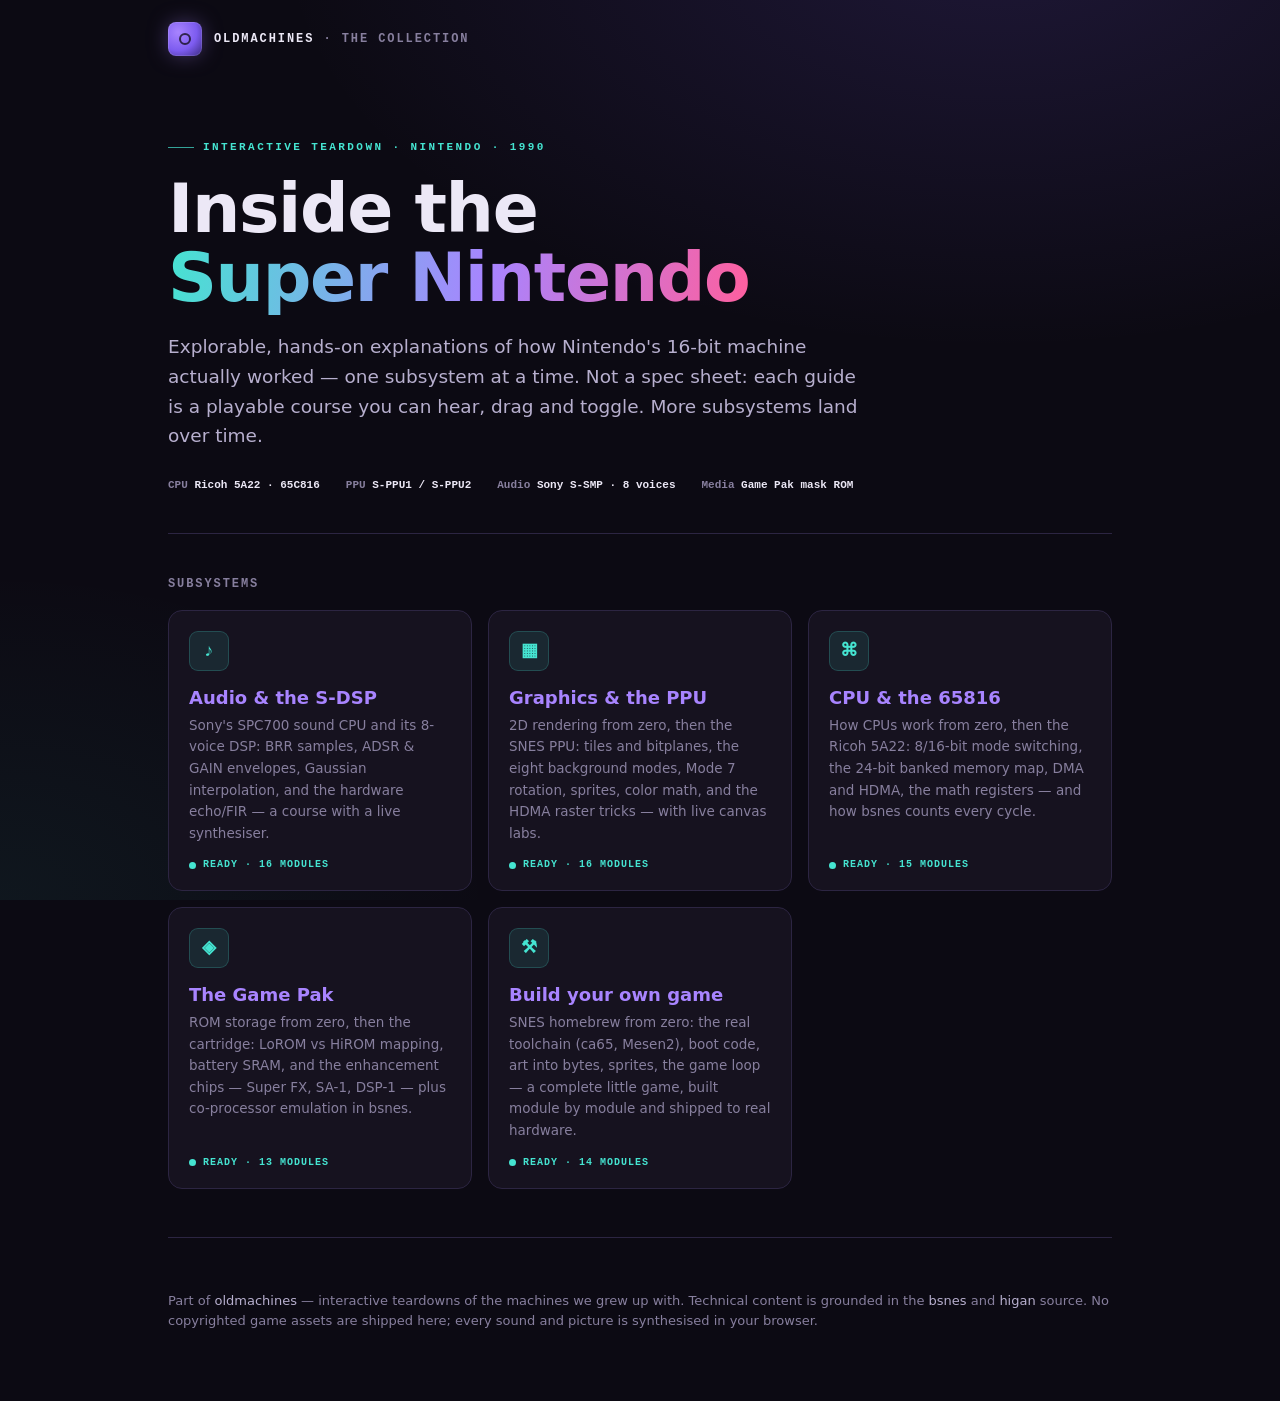
<file: index.html>
<!DOCTYPE html>
<html lang="en">
<head>
<meta charset="utf-8">
<meta name="viewport" content="width=device-width, initial-scale=1">
<title>Inside the Super Nintendo — an oldmachines guide</title>
<link rel="icon" href="data:image/svg+xml,%3Csvg xmlns=%27http://www.w3.org/2000/svg%27 viewBox=%270 0 32 32%27%3E%3Crect width=%2732%27 height=%2732%27 rx=%278%27 fill=%27%237d5cf0%27/%3E%3Ccircle cx=%2716%27 cy=%2716%27 r=%276%27 fill=%27none%27 stroke=%27%230c0a13%27 stroke-width=%273%27/%3E%3C/svg%3E">
<meta name="description" content="Interactive, explorable teardowns of the Super Nintendo's hardware — one subsystem at a time. Part of the oldmachines collection.">
<style>
  :root{
    --ground:#0c0a13; --ground-2:#100d19; --panel:#16121f; --panel-2:#1d1830;
    --line:#2c2542; --line-2:#392f57; --ink:#ece8f6; --ink-2:#b7afce; --muted:#877f9e;
    --violet:#a884ff; --violet-d:#7d5cf0; --cyan:#45e4d1; --magenta:#ff5f9e; --amber:#ffb14e;
    --radius:14px; --mono:ui-monospace,"SF Mono","JetBrains Mono",Menlo,Consolas,monospace;
    --sans:system-ui,-apple-system,"Segoe UI",Roboto,Helvetica,Arial,sans-serif;
  }
  *{box-sizing:border-box}
  @media (prefers-reduced-motion:reduce){*{animation-duration:.001ms!important;transition-duration:.001ms!important}}
  body{margin:0;font-family:var(--sans);color:var(--ink);background:var(--ground);line-height:1.6;
    -webkit-font-smoothing:antialiased;
    background-image:radial-gradient(1200px 700px at 78% -8%,rgba(125,92,240,.16),transparent 60%),
      radial-gradient(900px 600px at 0% 100%,rgba(69,228,209,.06),transparent 55%);
    background-attachment:fixed;min-height:100vh}
  a{color:var(--violet);text-decoration:none}
  a:hover{text-decoration:underline;text-underline-offset:3px}
  :focus-visible{outline:2px solid var(--cyan);outline-offset:3px;border-radius:6px}
  .wrap{max-width:1000px;margin:0 auto;padding:0 28px}
  header.top{display:flex;align-items:center;gap:12px;padding:22px 0}
  .home-link{display:inline-flex;align-items:center;gap:12px;color:inherit;border-radius:10px}
  .home-link:hover{text-decoration:none;opacity:.85}
  .logo{width:34px;height:34px;border-radius:8px;
    background:radial-gradient(circle at 30% 30%,var(--violet),var(--violet-d) 55%,#3a2a80);
    box-shadow:0 0 22px -4px rgba(168,132,255,.55),inset 0 0 0 1px rgba(255,255,255,.12);position:relative}
  .logo::after{content:"";position:absolute;inset:11px;border-radius:50%;border:2px solid rgba(12,10,19,.75)}
  .brandline{font:600 12px/1 var(--mono);letter-spacing:.16em;text-transform:uppercase;color:var(--muted)}
  .brandline b{color:var(--ink);font-weight:700}
  .hero{padding:52px 0 40px;border-bottom:1px solid var(--line)}
  .eyebrow{font:600 11px/1 var(--mono);letter-spacing:.22em;text-transform:uppercase;color:var(--cyan);
    display:inline-flex;align-items:center;gap:9px}
  .eyebrow::before{content:"";width:26px;height:1px;background:var(--cyan);opacity:.7}
  h1{font:800 clamp(36px,7vw,68px)/1.02 var(--sans);letter-spacing:-.02em;margin:18px 0 0;text-wrap:balance}
  h1 .grad{background:linear-gradient(100deg,var(--cyan),var(--violet) 55%,var(--magenta));
    -webkit-background-clip:text;background-clip:text;color:transparent}
  .lede{font-size:18.5px;color:var(--ink-2);max-width:60ch;margin:20px 0 0}
  h2.sh{font:700 12px/1 var(--mono);letter-spacing:.16em;text-transform:uppercase;color:var(--muted);margin:44px 0 0}
  .grid{display:grid;grid-template-columns:repeat(auto-fill,minmax(260px,1fr));gap:16px;margin:20px 0 0}
  .card{display:flex;flex-direction:column;background:var(--panel);border:1px solid var(--line);
    border-radius:var(--radius);padding:20px;transition:transform .14s,border-color .14s,background .14s}
  a.card:hover{transform:translateY(-3px);border-color:var(--line-2);background:var(--panel-2);text-decoration:none}
  .card .ico{width:40px;height:40px;border-radius:9px;display:grid;place-items:center;font:700 18px/1 var(--mono);
    background:rgba(69,228,209,.1);color:var(--cyan);border:1px solid rgba(69,228,209,.2)}
  .card h3{font:700 18px/1.2 var(--sans);margin:16px 0 6px}
  .card p{font-size:13.5px;color:var(--muted);margin:0;flex:1}
  .card .status{margin-top:16px;font:600 10px/1 var(--mono);letter-spacing:.1em;text-transform:uppercase;
    display:inline-flex;align-items:center;gap:7px}
  .card .status.ready{color:var(--cyan)} .card .status.soon{color:var(--muted)}
  .card .status .dot{width:7px;height:7px;border-radius:50%;background:currentColor}
  .card.disabled{opacity:.58}
  .card.disabled:hover{transform:none}
  footer{padding:40px 0 56px;color:var(--muted);font-size:13px;border-top:1px solid var(--line);margin-top:48px}
  footer a{color:var(--ink-2)}
  .spec-strip{display:flex;flex-wrap:wrap;gap:10px 26px;margin:26px 0 0;font:600 11px/1.5 var(--mono);color:var(--muted)}
  .spec-strip b{color:var(--ink)}
</style>
</head>
<body>
<div class="wrap">

  <header class="top">
    <a class="home-link" href="https://oldmachines.github.io/" aria-label="oldmachines — the collection">
      <div class="logo" aria-hidden="true"></div>
      <div class="brandline"><b>oldmachines</b> · the collection</div>
    </a>
  </header>

  <section class="hero">
    <span class="eyebrow">Interactive teardown · Nintendo · 1990</span>
    <h1>Inside the <span class="grad">Super Nintendo</span></h1>
    <p class="lede">
      Explorable, hands-on explanations of how Nintendo's 16-bit machine
      actually worked — one subsystem at a time. Not a spec sheet: each guide is
      a playable course you can hear, drag and toggle. More subsystems land over
      time.
    </p>
    <div class="spec-strip">
      <span>CPU <b>Ricoh 5A22 · 65C816</b></span>
      <span>PPU <b>S-PPU1 / S-PPU2</b></span>
      <span>Audio <b>Sony S-SMP · 8 voices</b></span>
      <span>Media <b>Game Pak mask ROM</b></span>
    </div>
  </section>

  <h2 class="sh">Subsystems</h2>
  <div class="grid">

    <a class="card" href="audio/">
      <div class="ico">♪</div>
      <h3>Audio &amp; the S-DSP</h3>
      <p>Sony's SPC700 sound CPU and its 8-voice DSP: BRR samples, ADSR &amp; GAIN envelopes, Gaussian interpolation, and the hardware echo/FIR — a course with a live synthesiser.</p>
      <span class="status ready"><span class="dot"></span>Ready · 16 modules</span>
    </a>

    <a class="card" href="graphics/">
      <div class="ico">▦</div>
      <h3>Graphics &amp; the PPU</h3>
      <p>2D rendering from zero, then the SNES PPU: tiles and bitplanes, the eight background modes, Mode 7 rotation, sprites, color math, and the HDMA raster tricks — with live canvas labs.</p>
      <span class="status ready"><span class="dot"></span>Ready · 16 modules</span>
    </a>

    <a class="card" href="cpu/">
      <div class="ico">⌘</div>
      <h3>CPU &amp; the 65816</h3>
      <p>How CPUs work from zero, then the Ricoh 5A22: 8/16-bit mode switching, the 24-bit banked memory map, DMA and HDMA, the math registers — and how bsnes counts every cycle.</p>
      <span class="status ready"><span class="dot"></span>Ready · 15 modules</span>
    </a>

    <a class="card" href="cart/">
      <div class="ico">◈</div>
      <h3>The Game Pak</h3>
      <p>ROM storage from zero, then the cartridge: LoROM vs HiROM mapping, battery SRAM, and the enhancement chips — Super&nbsp;FX, SA-1, DSP-1 — plus co-processor emulation in bsnes.</p>
      <span class="status ready"><span class="dot"></span>Ready · 13 modules</span>
    </a>

    <a class="card" href="homebrew/">
      <div class="ico">⚒</div>
      <h3>Build your own game</h3>
      <p>SNES homebrew from zero: the real toolchain (ca65, Mesen2), boot code, art into bytes, sprites, the game loop — a complete little game, built module by module and shipped to real hardware.</p>
      <span class="status ready"><span class="dot"></span>Ready · 14 modules</span>
    </a>

  </div>

  <footer>
    <p>
      Part of <a href="https://oldmachines.github.io/">oldmachines</a> — interactive
      teardowns of the machines we grew up with. Technical content is grounded in
      the <a href="https://github.com/bsnes-emu/bsnes">bsnes</a> and
      <a href="https://github.com/higan-emu/higan">higan</a> source. No copyrighted
      game assets are shipped here; every sound and picture is synthesised in your
      browser.
    </p>
  </footer>

</div>
</body>
</html>
</file>
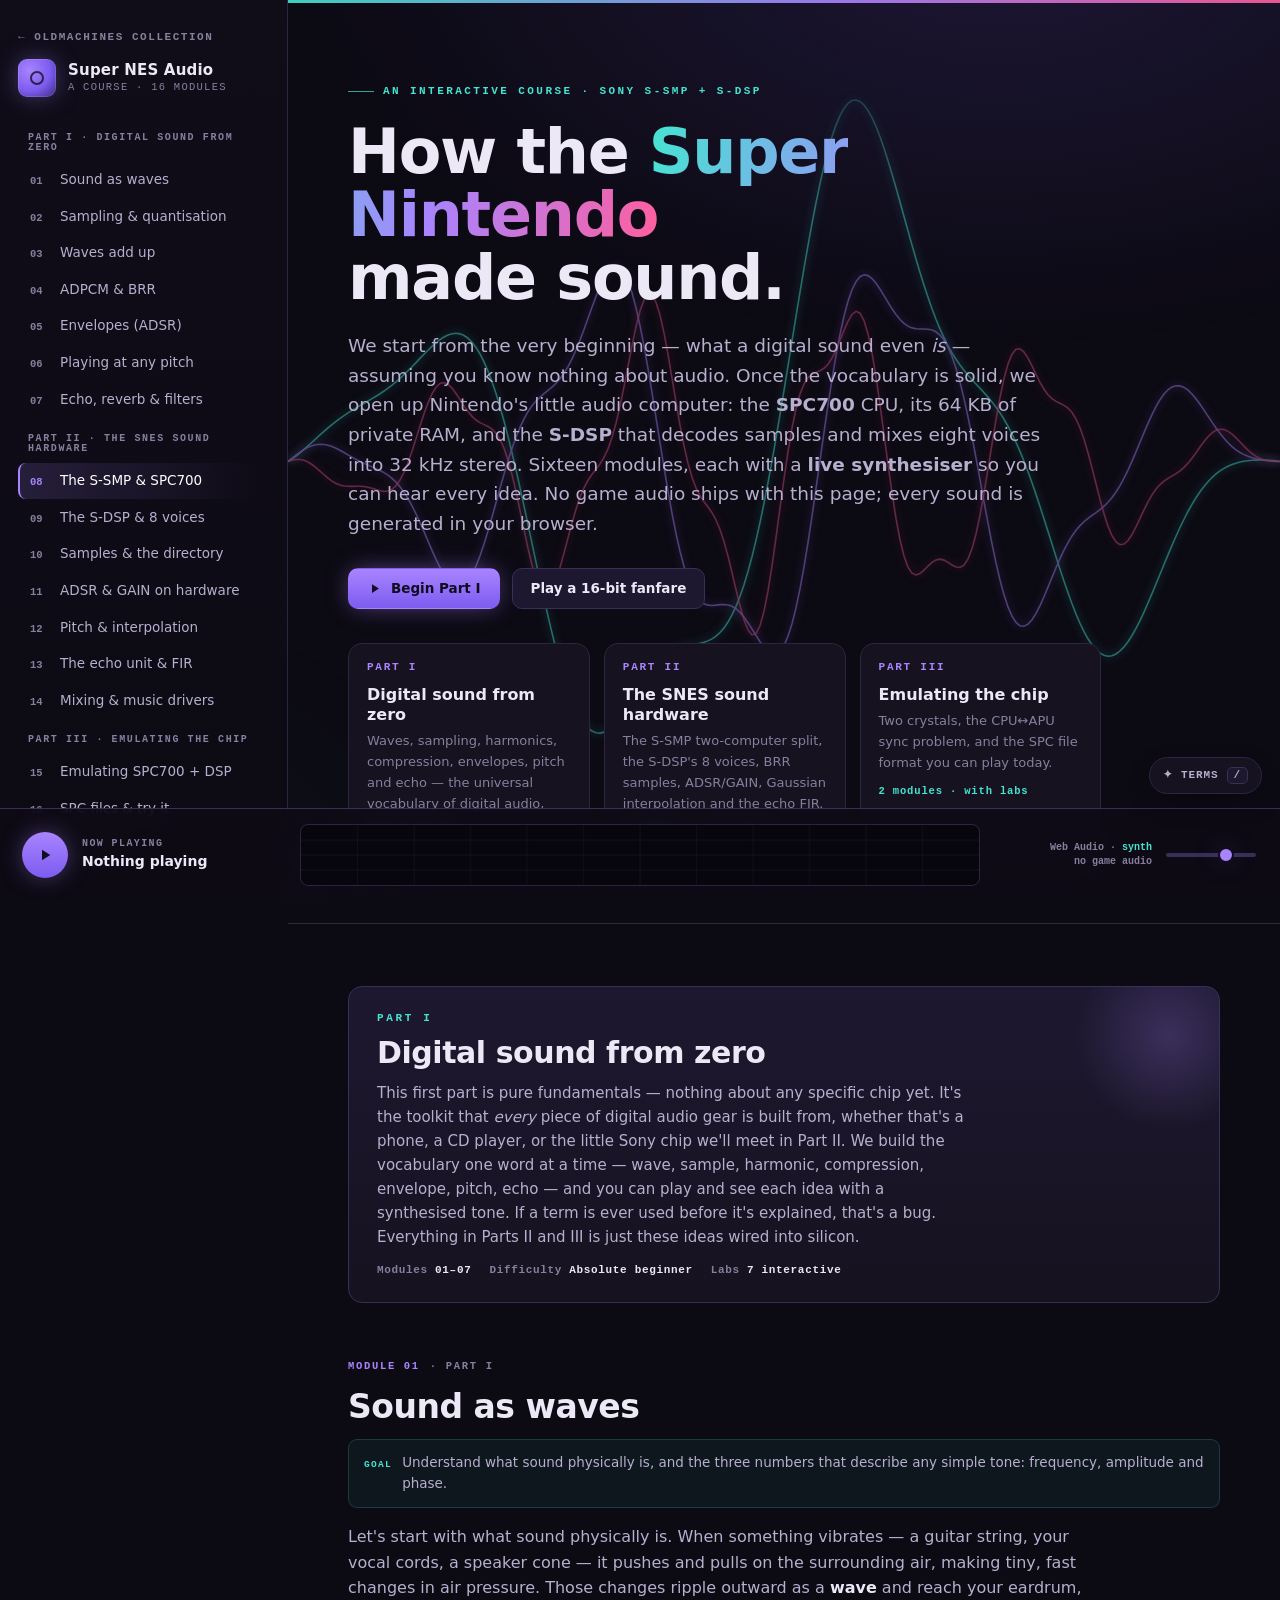
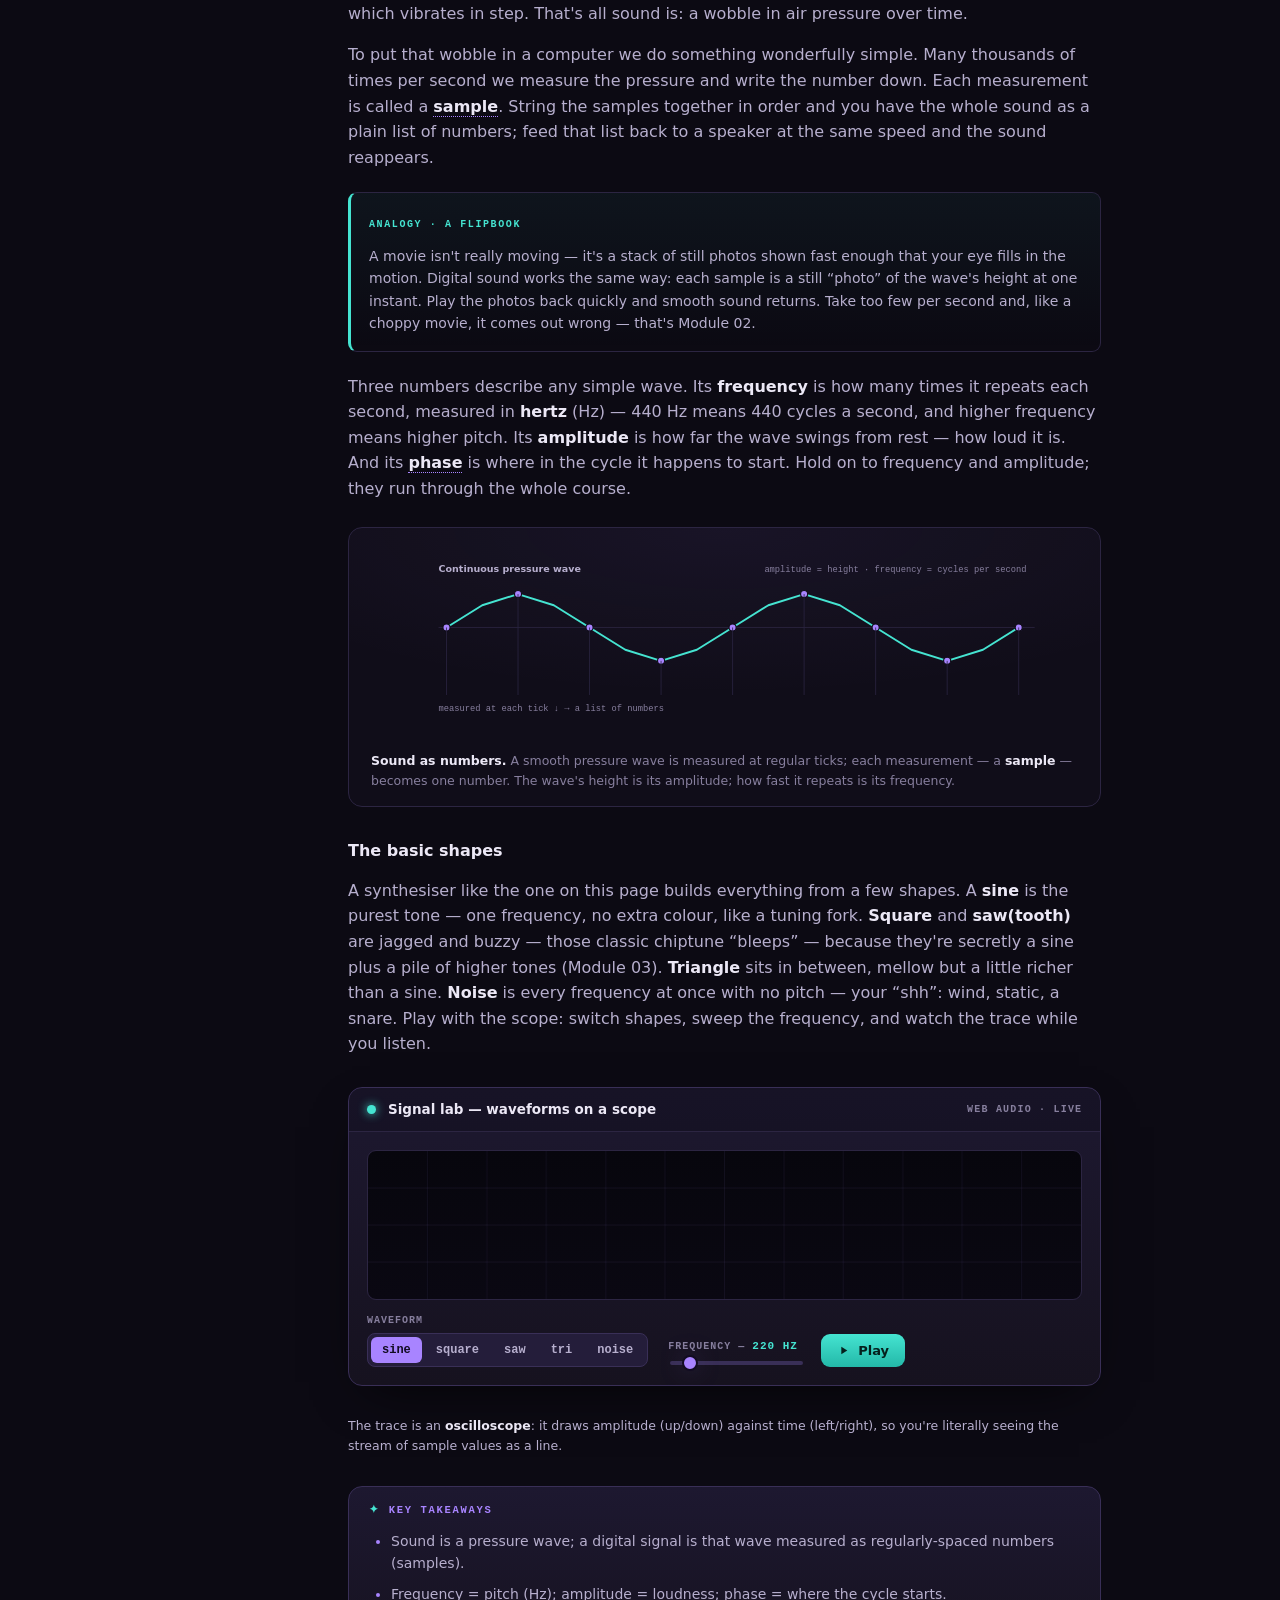
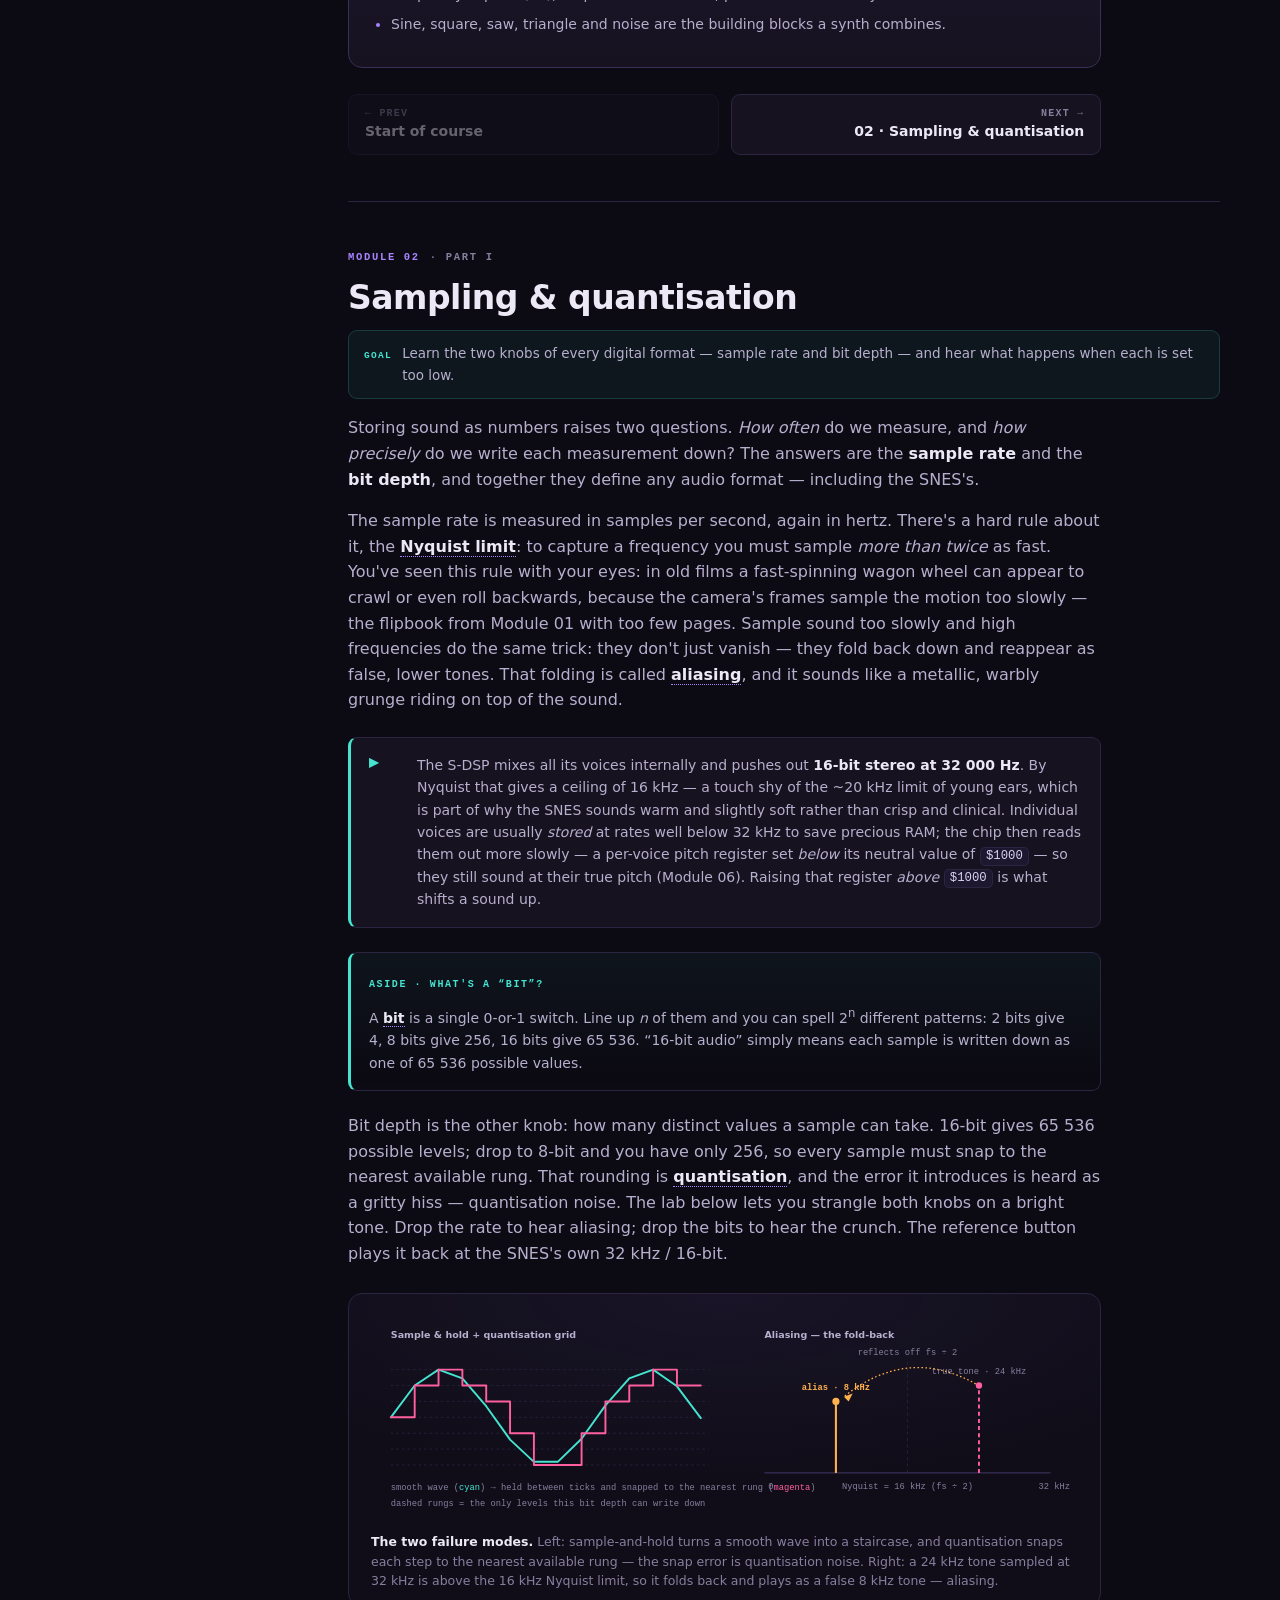
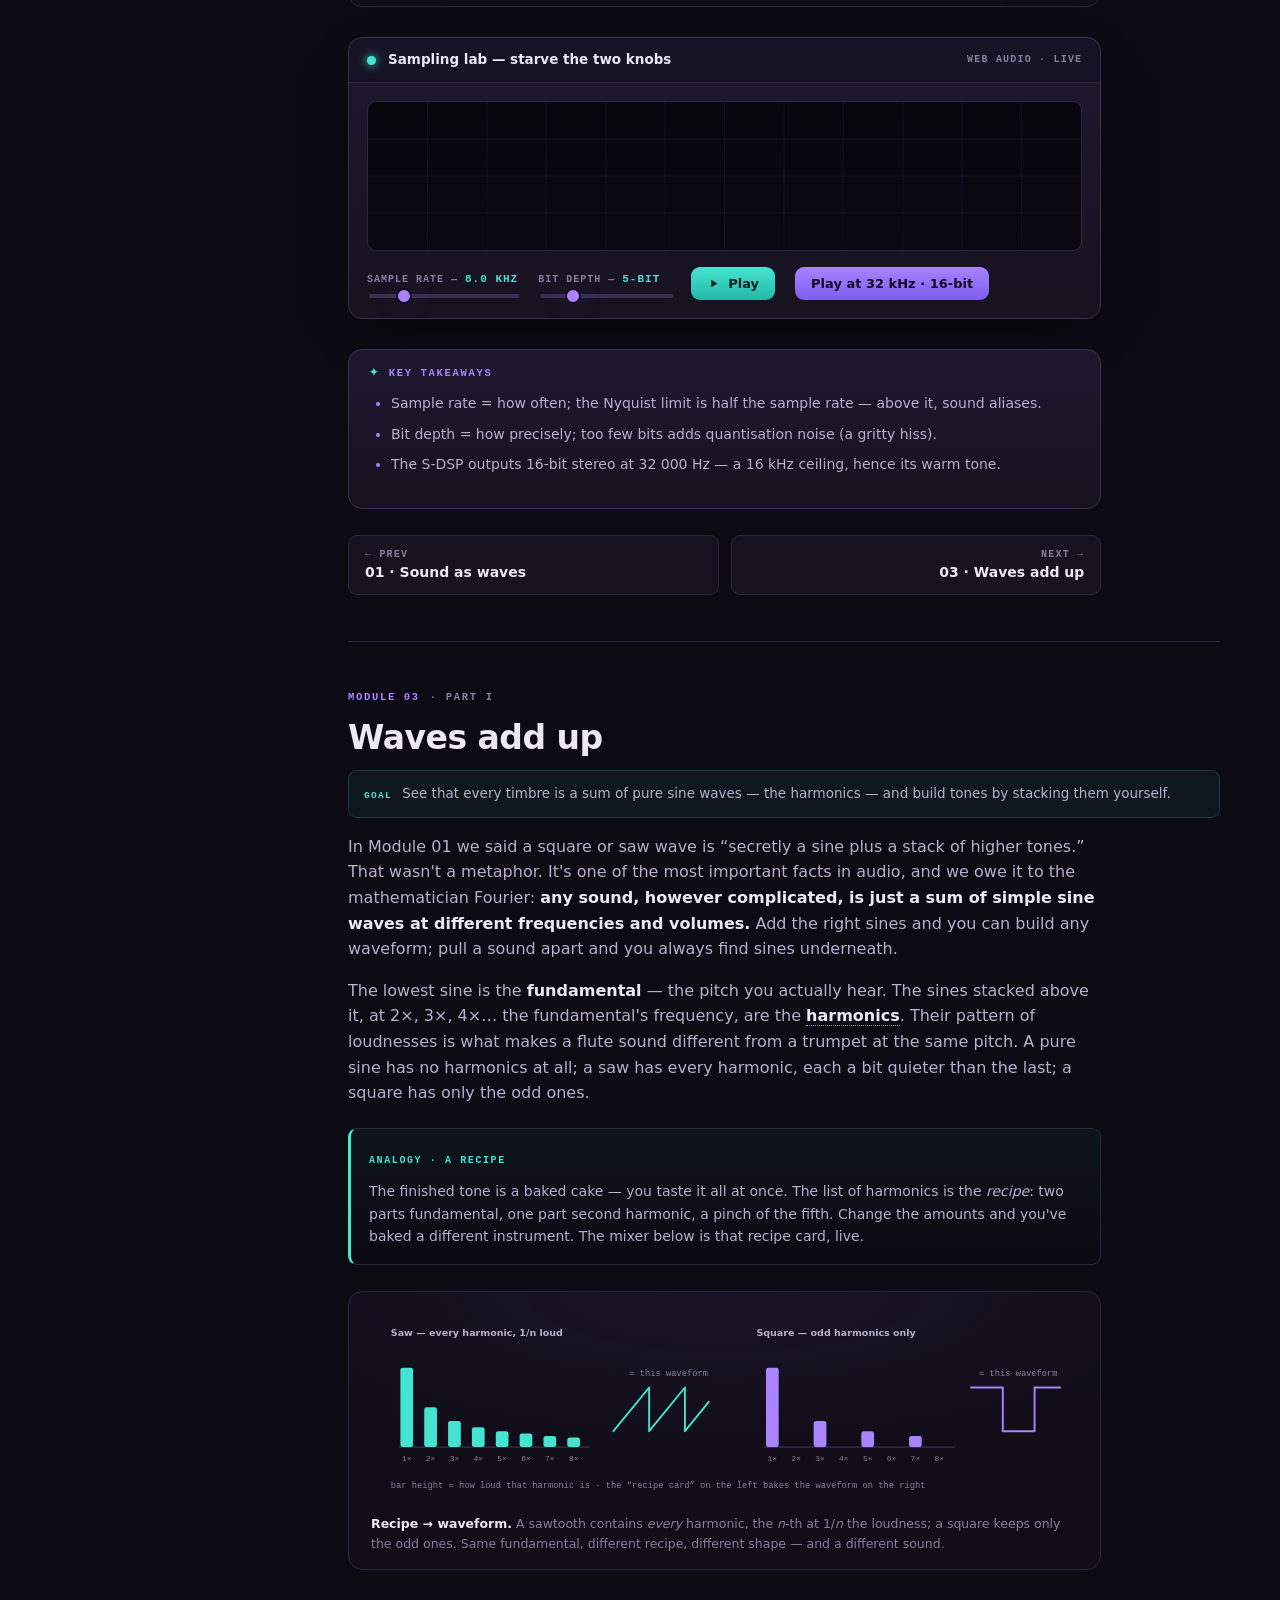
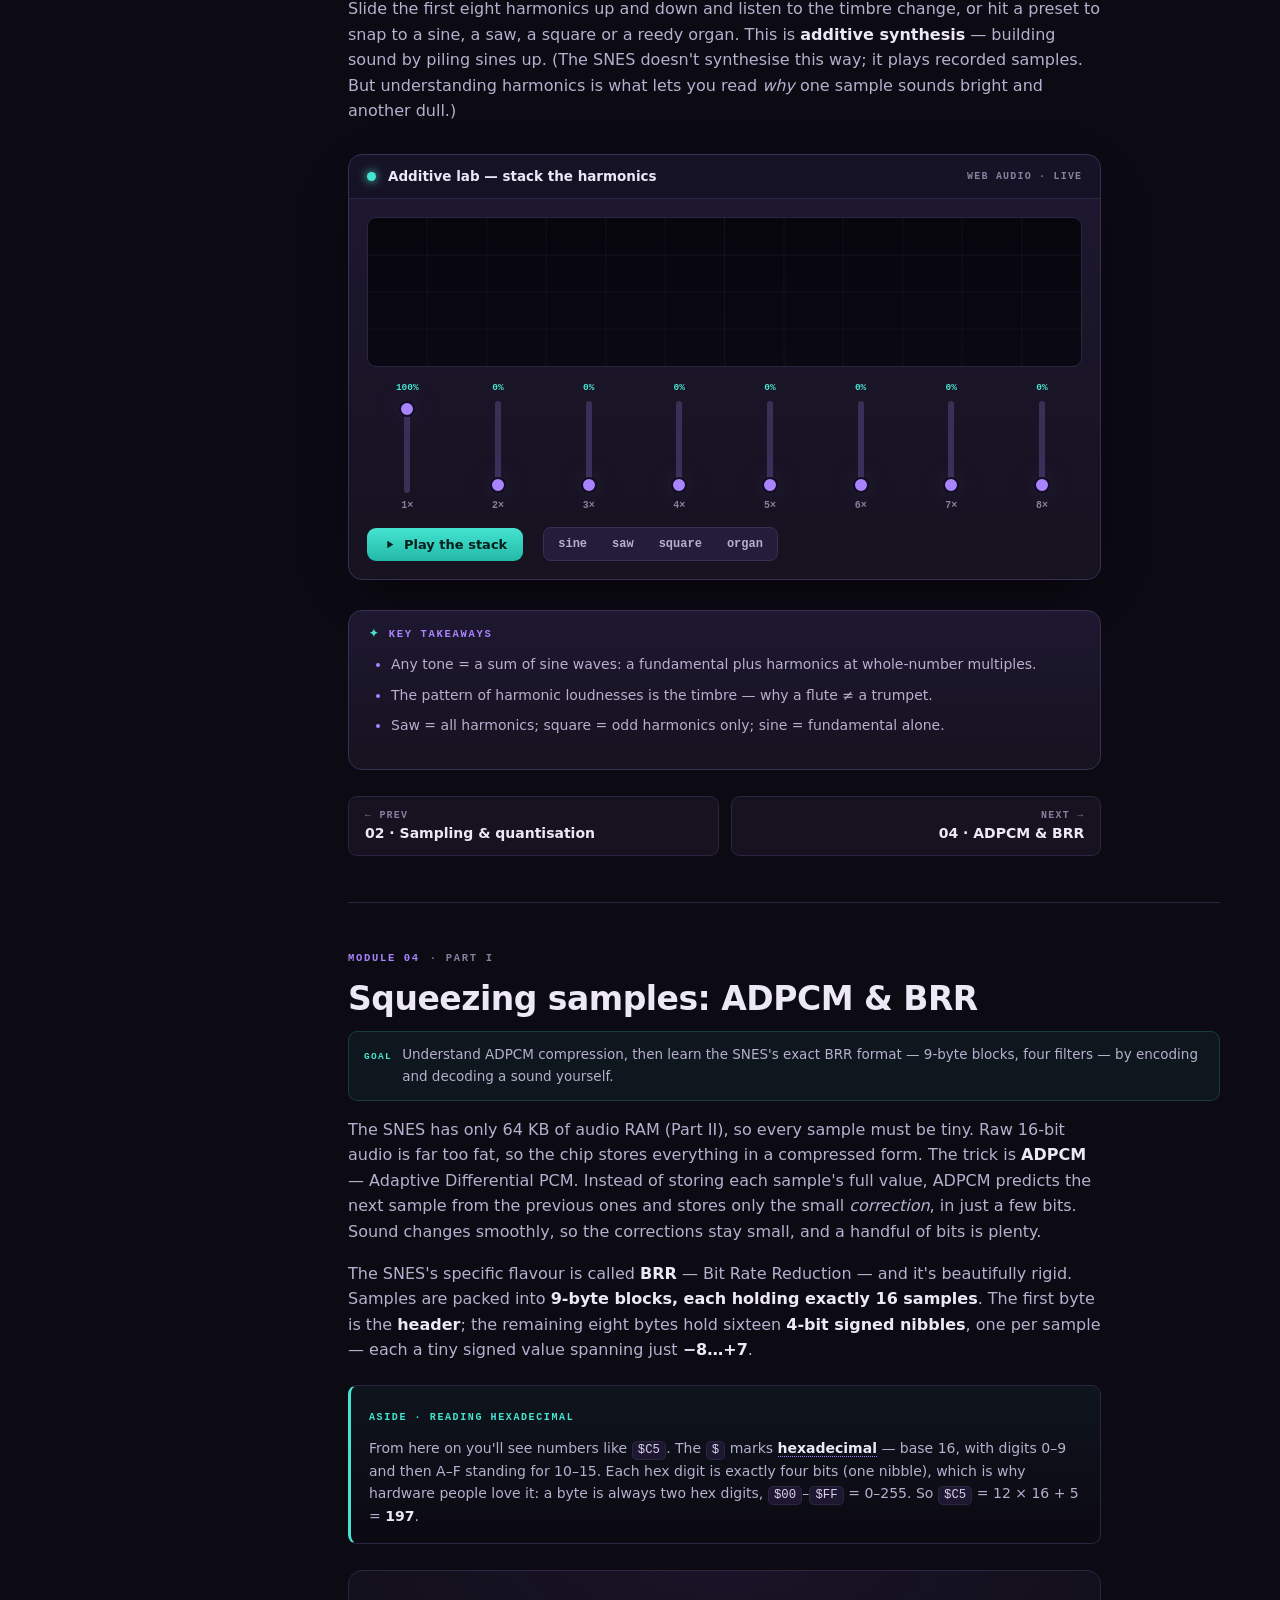
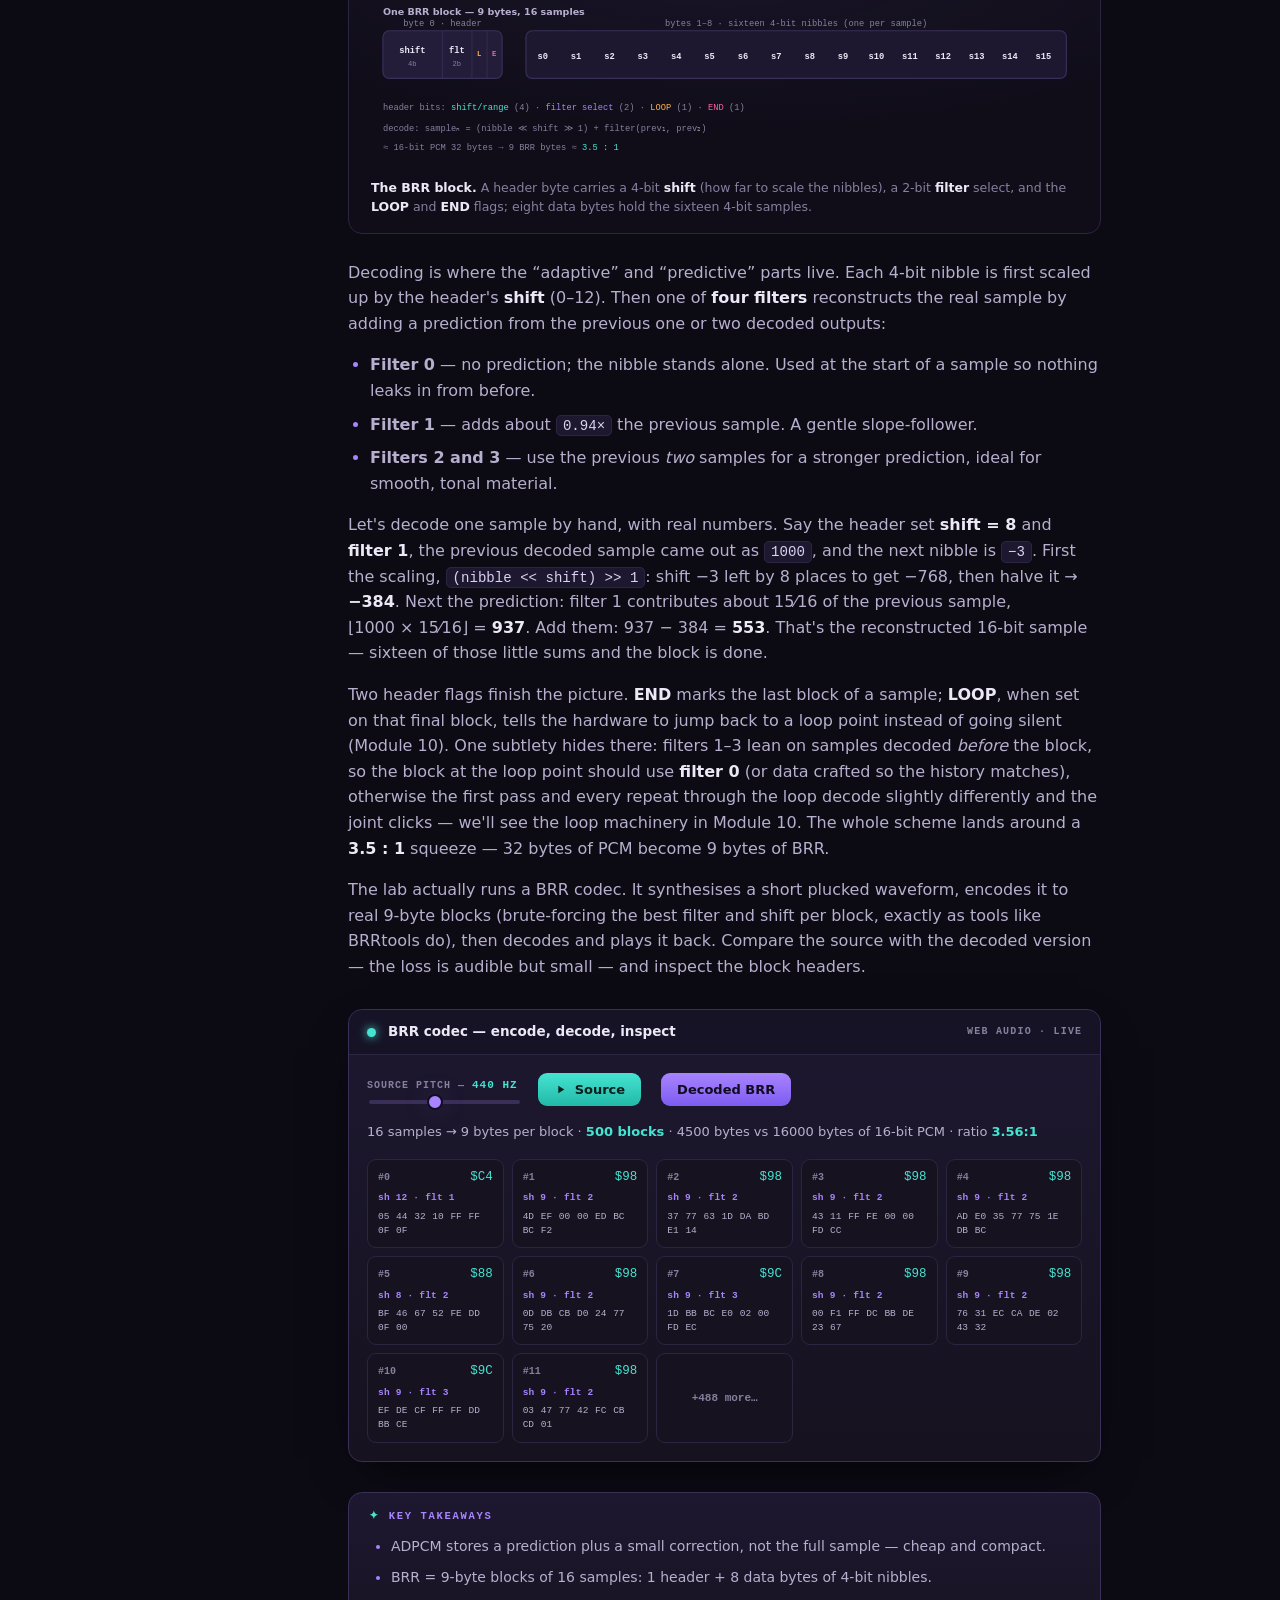
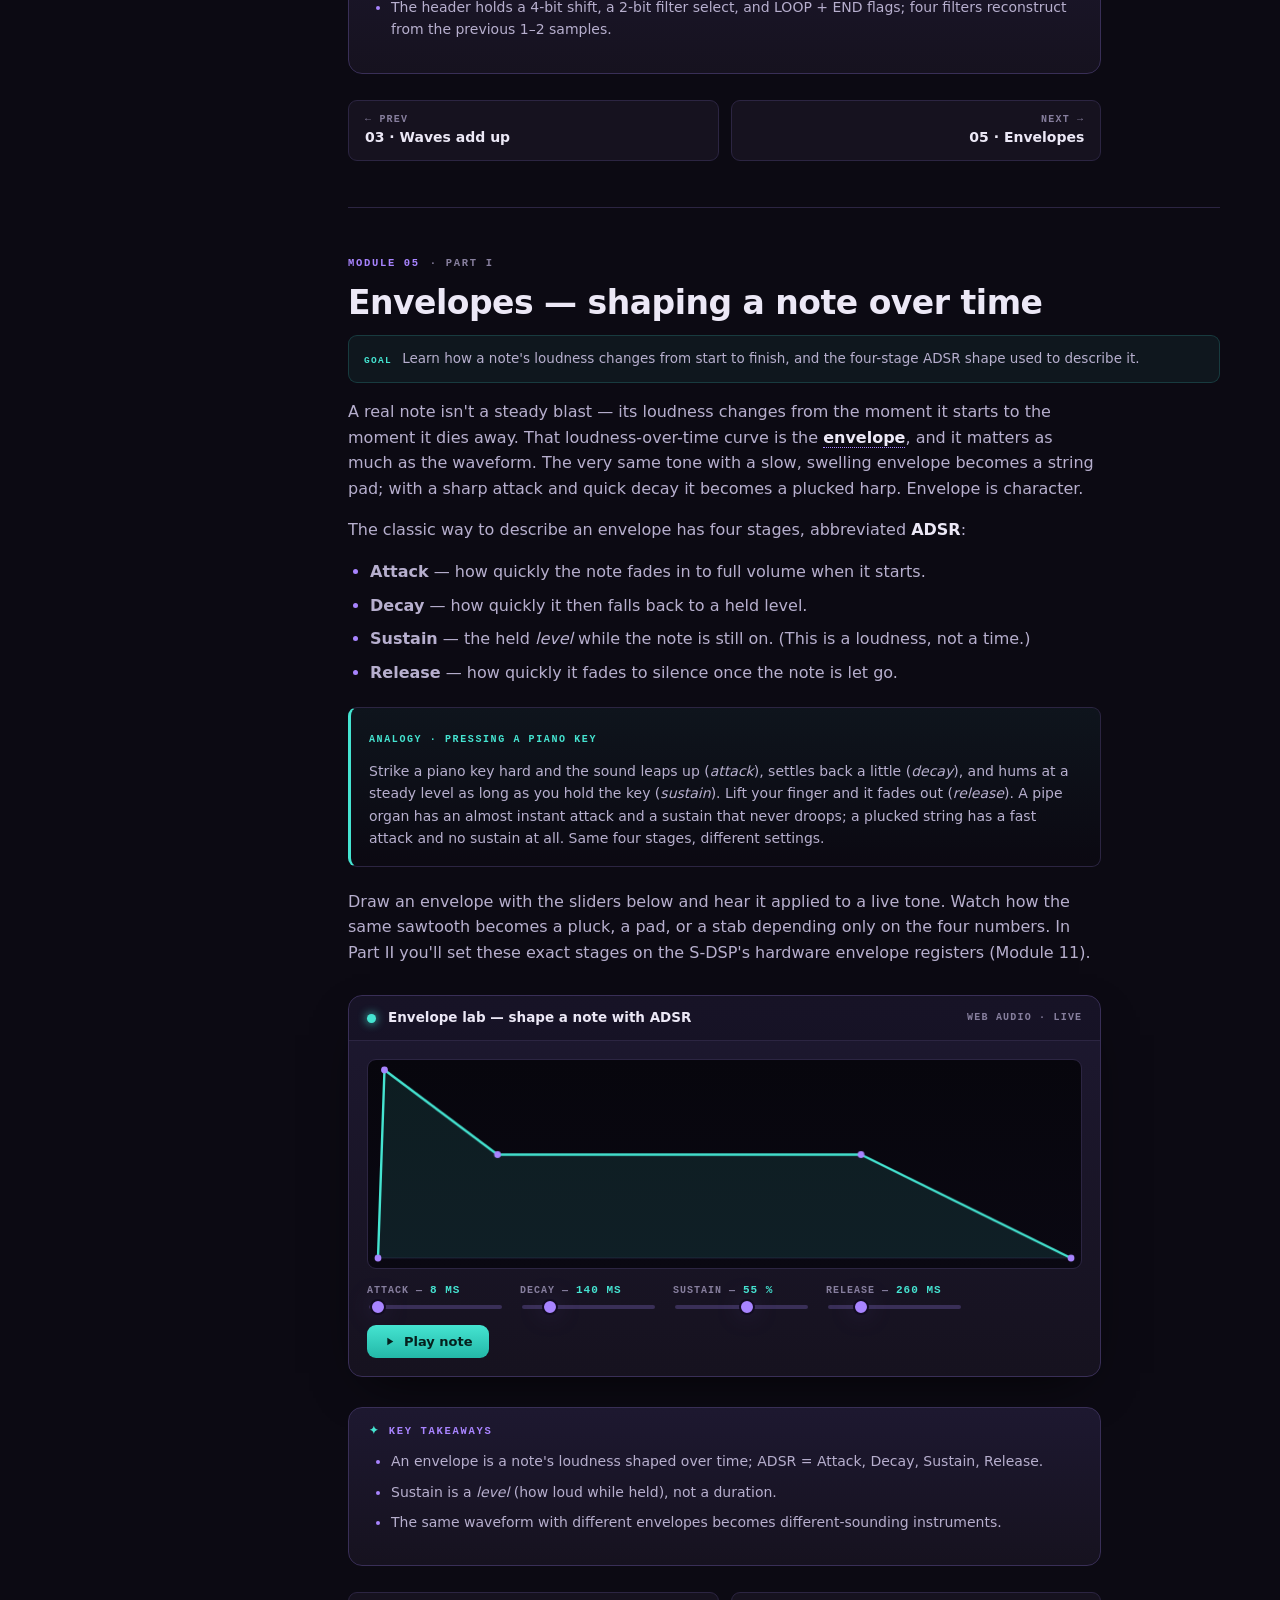
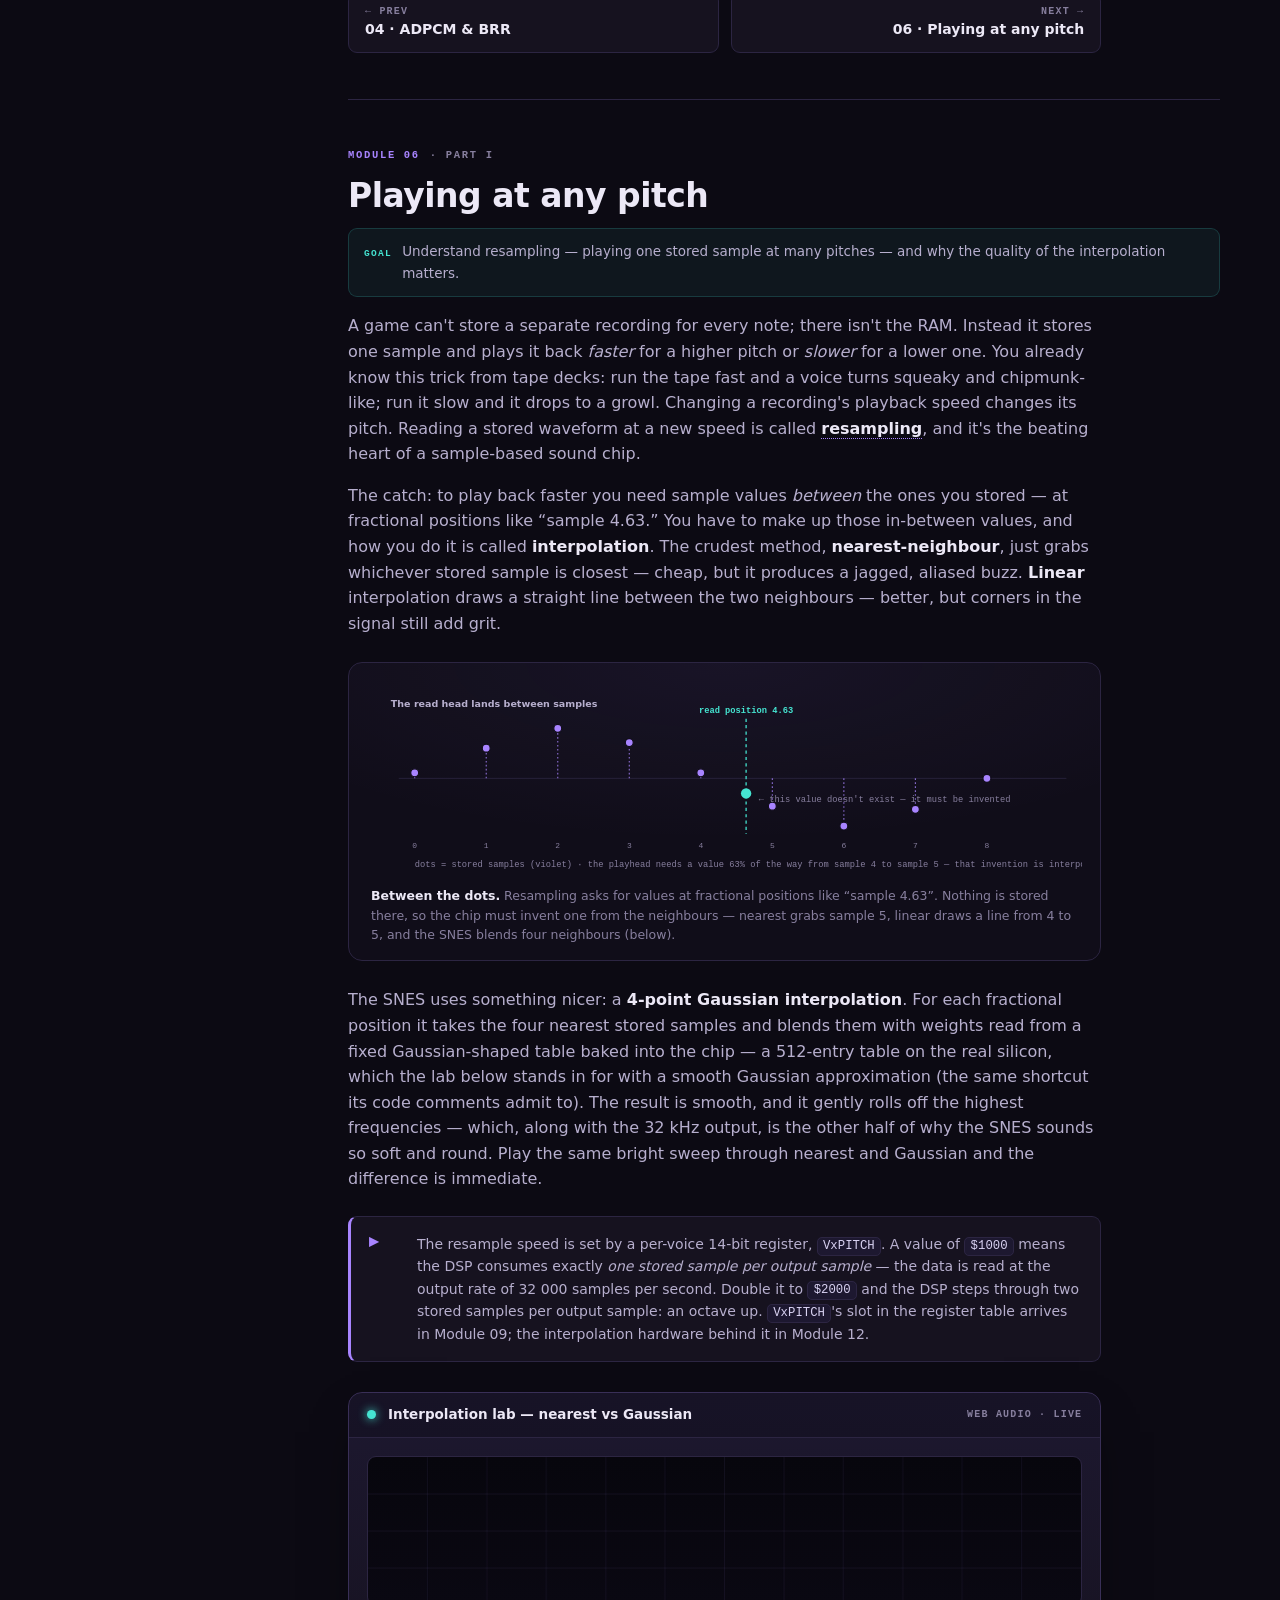
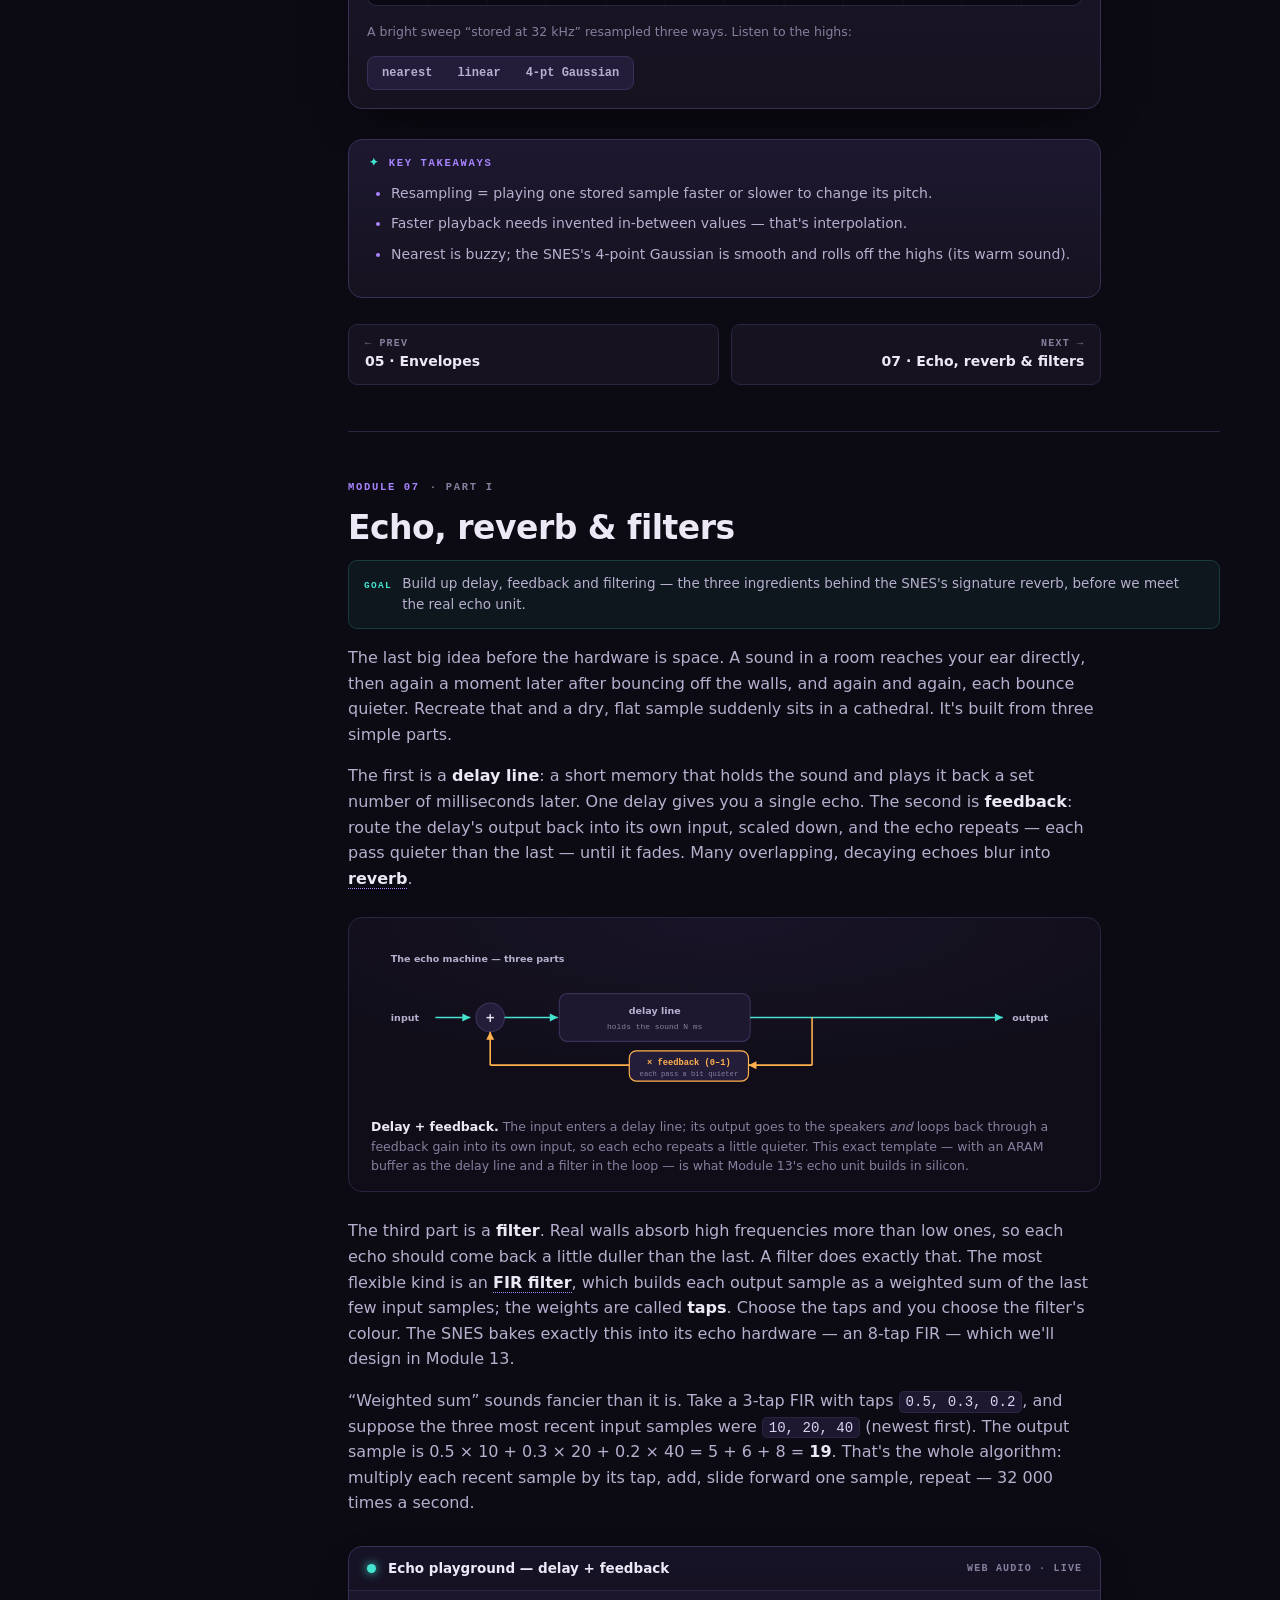
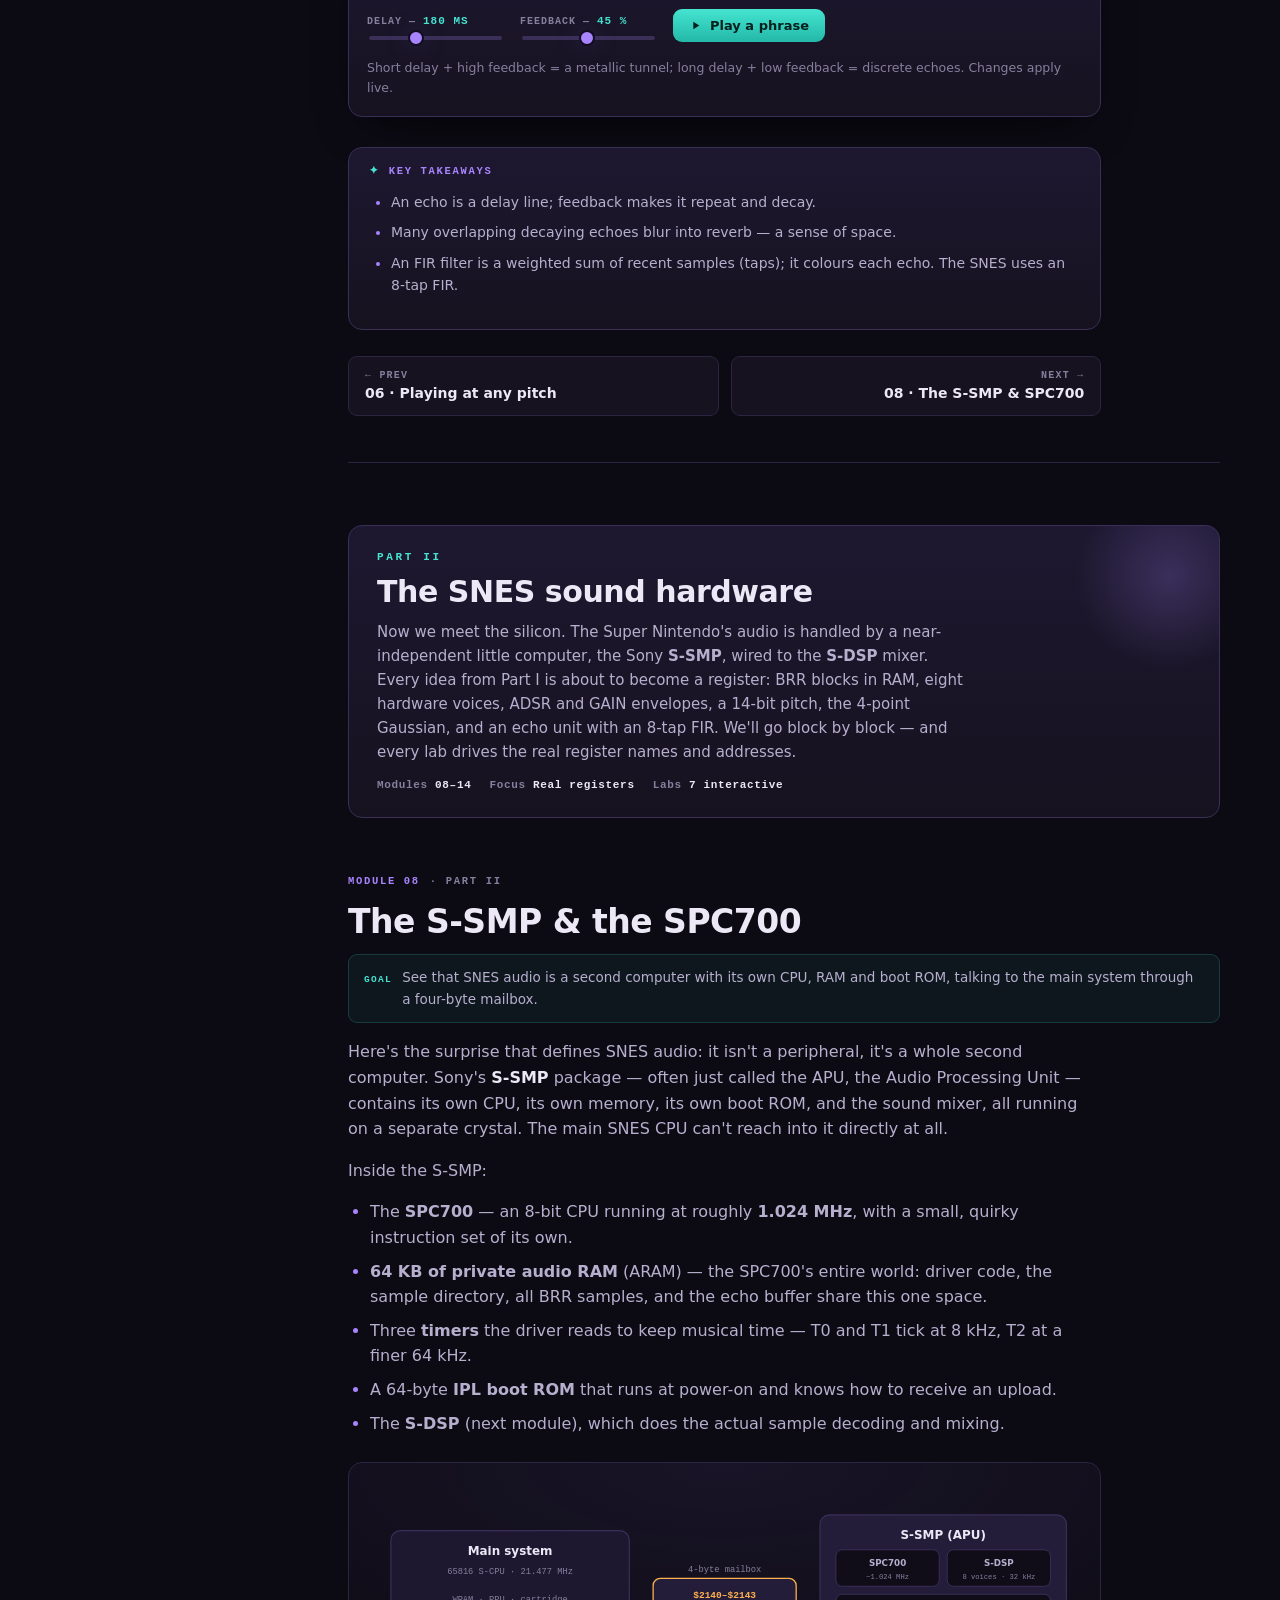
<file: audio/index.html>
<!DOCTYPE html>
<html lang="en">
<head>
<meta charset="utf-8">
<meta name="viewport" content="width=device-width, initial-scale=1">
<title>Super NES Audio — a course on the S-SMP, SPC700 &amp; S-DSP</title>
<link rel="icon" href="data:image/svg+xml,%3Csvg xmlns=%27http://www.w3.org/2000/svg%27 viewBox=%270 0 32 32%27%3E%3Crect width=%2732%27 height=%2732%27 rx=%278%27 fill=%27%237d5cf0%27/%3E%3Cpath d=%27M4 16 Q10 4 16 16 T28 16%27 fill=%27none%27 stroke=%27%2345e4d1%27 stroke-width=%272.4%27/%3E%3C/svg%3E">
<meta name="description" content="A hands-on course in three parts: digital audio from scratch, how the Super Nintendo's Sony S-SMP (SPC700) and S-DSP make sound — BRR samples, 8 voices, ADSR/GAIN, Gaussian interpolation and the 8-tap echo FIR — and how emulators recreate it. Every sound is synthesised live in your browser.">
<link rel="stylesheet" href="styles.css">
</head>
<body>

<div class="progress" aria-hidden="true"><div class="fill" id="progress-fill"></div></div>
<button class="menu-btn" id="menu-btn" aria-label="Open contents">☰</button>
<div class="scrim" id="scrim"></div>

<div class="app">

  <!-- ================================================= SIDEBAR ============ -->
  <aside class="sidebar" id="sidebar">
    <a class="collection-link" href="https://oldmachines.github.io/">← oldmachines collection</a>
    <div class="brand">
      <div class="logo" aria-hidden="true"></div>
      <div>
        <h1>Super NES Audio</h1>
        <span class="sub">A course · 16 modules</span>
      </div>
    </div>

    <nav class="toc" aria-label="Course contents">
      <div class="toc-group">Part I · Digital sound from zero</div>
      <a href="#waves"><span class="n">01</span><span>Sound as waves</span></a>
      <a href="#sampling"><span class="n">02</span><span>Sampling &amp; quantisation</span></a>
      <a href="#harmonics"><span class="n">03</span><span>Waves add up</span></a>
      <a href="#brr"><span class="n">04</span><span>ADPCM &amp; BRR</span></a>
      <a href="#envelopes"><span class="n">05</span><span>Envelopes (ADSR)</span></a>
      <a href="#pitch"><span class="n">06</span><span>Playing at any pitch</span></a>
      <a href="#echo"><span class="n">07</span><span>Echo, reverb &amp; filters</span></a>

      <div class="toc-group">Part II · The SNES sound hardware</div>
      <a href="#ssmp"><span class="n">08</span><span>The S-SMP &amp; SPC700</span></a>
      <a href="#sdsp"><span class="n">09</span><span>The S-DSP &amp; 8 voices</span></a>
      <a href="#samples"><span class="n">10</span><span>Samples &amp; the directory</span></a>
      <a href="#hwenv"><span class="n">11</span><span>ADSR &amp; GAIN on hardware</span></a>
      <a href="#gauss"><span class="n">12</span><span>Pitch &amp; interpolation</span></a>
      <a href="#fir"><span class="n">13</span><span>The echo unit &amp; FIR</span></a>
      <a href="#drivers"><span class="n">14</span><span>Mixing &amp; music drivers</span></a>

      <div class="toc-group">Part III · Emulating the chip</div>
      <a href="#emulate"><span class="n">15</span><span>Emulating SPC700 + DSP</span></a>
      <a href="#try"><span class="n">16</span><span>SPC files &amp; try it</span></a>

      <div class="progress-note">Progress · <b id="pct">0%</b></div>
    </nav>
  </aside>

  <!-- ================================================= MAIN =============== -->
  <main class="main">

    <!-- ------------------------------------------------ HERO -------------- -->
    <header class="hero">
      <canvas id="hero-scope" aria-hidden="true"></canvas>
      <div class="wrap">
        <div class="inner">
          <span class="eyebrow">An interactive course · Sony S-SMP + S-DSP</span>
          <h2>How the <span class="grad">Super Nintendo</span> made sound.</h2>
          <p class="lede">
            We start from the very beginning — what a digital sound even
            <em>is</em> — assuming you know nothing about audio. Once the
            vocabulary is solid, we open up Nintendo's little audio computer: the
            <strong>SPC700</strong> CPU, its 64&nbsp;KB of private RAM, and the
            <strong>S-DSP</strong> that decodes samples and mixes eight voices into
            32&nbsp;kHz stereo. Sixteen modules, each with a <strong>live
            synthesiser</strong> so you can hear every idea. No game audio ships
            with this page; every sound is generated in your browser.
          </p>
          <div class="cta-row">
            <a class="btn primary" href="#waves">
              <svg viewBox="0 0 24 24" fill="currentColor"><path d="M8 5v14l11-7z"/></svg>
              Begin Part I
            </a>
            <button class="btn" id="play-fanfare">Play a 16-bit fanfare</button>
          </div>

          <div class="arc-cards">
            <a class="arc" href="#part-1">
              <div class="an">PART I</div>
              <h4>Digital sound from zero</h4>
              <p>Waves, sampling, harmonics, compression, envelopes, pitch and echo — the universal vocabulary of digital audio, from scratch.</p>
              <div class="cnt">7 modules · with labs</div>
            </a>
            <a class="arc" href="#part-2">
              <div class="an">PART II</div>
              <h4>The SNES sound hardware</h4>
              <p>The S-SMP two-computer split, the S-DSP's 8 voices, BRR samples, ADSR/GAIN, Gaussian interpolation and the echo FIR.</p>
              <div class="cnt">7 modules · with labs</div>
            </a>
            <a class="arc" href="#part-3">
              <div class="an">PART III</div>
              <h4>Emulating the chip</h4>
              <p>Two crystals, the CPU↔APU sync problem, and the SPC file format you can play today.</p>
              <div class="cnt">2 modules · with labs</div>
            </a>
          </div>
        </div>
      </div>
    </header>

    <div class="wrap">

      <!-- ============================================ PART I ============== -->
      <section class="part" id="part-1">
        <div class="part-inner">
          <div class="kicker">Part I</div>
          <h3>Digital sound from zero</h3>
          <p>
            This first part is pure fundamentals — nothing about any specific chip
            yet. It's the toolkit that <em>every</em> piece of digital audio gear is
            built from, whether that's a phone, a CD player, or the little Sony chip
            we'll meet in Part II. We build the vocabulary one word at a time —
            wave, sample, harmonic, compression, envelope, pitch, echo — and you can
            play and see each idea with a synthesised tone. If a term is ever used
            before it's explained, that's a bug. Everything in Parts II and III is
            just these ideas wired into silicon.
          </p>
          <div class="part-meta"><span>Modules <b>01–07</b></span><span>Difficulty <b>Absolute beginner</b></span><span>Labs <b>7 interactive</b></span></div>
        </div>
      </section>

      <!-- --- Module 01 --- -->
      <section class="doc" id="waves">
        <div class="mod-head">
          <span class="eye">Module 01 <span class="part-tag">· Part I</span></span>
          <h3>Sound as waves</h3>
          <div class="objective"><span class="lbl">Goal</span><span class="txt">Understand what sound physically is, and the three numbers that describe any simple tone: frequency, amplitude and phase.</span></div>
        </div>
        <div class="prose">
          <p>
            Let's start with what sound physically is. When something vibrates — a
            guitar string, your vocal cords, a speaker cone — it pushes and pulls on
            the surrounding air, making tiny, fast changes in air pressure. Those
            changes ripple outward as a <strong>wave</strong> and reach your eardrum,
            which vibrates in step. That's all sound is: a wobble in air pressure
            over time.
          </p>
          <p>
            To put that wobble in a computer we do something wonderfully simple. Many
            thousands of times per second we measure the pressure and write the number
            down. Each measurement is called a <span class="term" data-tip="One measurement of the wave's height at a single instant.">sample</span>.
            String the samples together in order and you have the whole sound as a
            plain list of numbers; feed that list back to a speaker at the same speed
            and the sound reappears.
          </p>

          <div class="analogy">
            <span class="lbl">Analogy · A flipbook</span>
            <p>
              A movie isn't really moving — it's a stack of still photos shown fast
              enough that your eye fills in the motion. Digital sound works the same
              way: each sample is a still &ldquo;photo&rdquo; of the wave's height at
              one instant. Play the photos back quickly and smooth sound returns.
              Take too few per second and, like a choppy movie, it comes out wrong —
              that's Module 02.
            </p>
          </div>

          <p>
            Three numbers describe any simple wave. Its <strong>frequency</strong> is
            how many times it repeats each second, measured in <strong>hertz</strong>
            (Hz) — 440&nbsp;Hz means 440 cycles a second, and higher frequency means
            higher pitch. Its <strong>amplitude</strong> is how far the wave swings
            from rest — how loud it is. And its <span class="term" data-tip="Where in its cycle a wave starts — the same shape shifted left or right in time.">phase</span>
            is where in the cycle it happens to start. Hold on to frequency and
            amplitude; they run through the whole course.
          </p>

          <figure class="figure">
            <svg viewBox="0 0 900 240" role="img" aria-label="A continuous pressure wave measured into a list of numbers">
              <line x1="90" y1="100" x2="840" y2="100" class="d-grid"/>
              <polyline class="d-wave-c" points="100,100 145,72 190,58 235,72 280,100 325,128 370,142 415,128 460,100 505,72 550,58 595,72 640,100 685,128 730,142 775,128 820,100"/>
              <g>
                <circle cx="100" cy="100" r="4.5" class="d-dot-v"/><line x1="100" y1="100" x2="100" y2="185" class="d-grid"/>
                <circle cx="190" cy="58" r="4.5" class="d-dot-v"/><line x1="190" y1="58" x2="190" y2="185" class="d-grid"/>
                <circle cx="280" cy="100" r="4.5" class="d-dot-v"/><line x1="280" y1="100" x2="280" y2="185" class="d-grid"/>
                <circle cx="370" cy="142" r="4.5" class="d-dot-v"/><line x1="370" y1="142" x2="370" y2="185" class="d-grid"/>
                <circle cx="460" cy="100" r="4.5" class="d-dot-v"/><line x1="460" y1="100" x2="460" y2="185" class="d-grid"/>
                <circle cx="550" cy="58" r="4.5" class="d-dot-v"/><line x1="550" y1="58" x2="550" y2="185" class="d-grid"/>
                <circle cx="640" cy="100" r="4.5" class="d-dot-v"/><line x1="640" y1="100" x2="640" y2="185" class="d-grid"/>
                <circle cx="730" cy="142" r="4.5" class="d-dot-v"/><line x1="730" y1="142" x2="730" y2="185" class="d-grid"/>
                <circle cx="820" cy="100" r="4.5" class="d-dot-v"/><line x1="820" y1="100" x2="820" y2="185" class="d-grid"/>
              </g>
              <text x="90" y="30" class="d-tag d-cyan">Continuous pressure wave</text>
              <text x="90" y="205" class="d-sub">measured at each tick ↓ → a list of numbers</text>
              <text x="500" y="30" text-anchor="start" class="d-sub">amplitude = height · frequency = cycles per second</text>
            </svg>
            <figcaption class="fig-cap"><strong>Sound as numbers.</strong> A smooth pressure wave is measured at regular ticks; each measurement — a <strong>sample</strong> — becomes one number. The wave's height is its amplitude; how fast it repeats is its frequency.</figcaption>
          </figure>

          <h4>The basic shapes</h4>
          <p>
            A synthesiser like the one on this page builds everything from a few
            shapes. A <strong>sine</strong> is the purest tone — one frequency, no
            extra colour, like a tuning fork. <strong>Square</strong> and
            <strong>saw(tooth)</strong> are jagged and buzzy — those classic chiptune
            &ldquo;bleeps&rdquo; — because they're secretly a sine plus a pile of
            higher tones (Module 03). <strong>Triangle</strong> sits in between,
            mellow but a little richer than a sine. <strong>Noise</strong> is every
            frequency at once with no pitch — your &ldquo;shh&rdquo;: wind, static, a
            snare. Play with the scope: switch shapes, sweep the frequency, and watch
            the trace while you listen.
          </p>

          <div class="lab" id="lab-osc">
            <div class="lab-head"><span class="dot"></span><span class="title">Signal lab — waveforms on a scope</span><span class="badge">Web Audio · live</span></div>
            <div class="lab-body">
              <canvas class="scope" aria-label="Oscilloscope trace of the selected waveform"></canvas>
              <div class="controls">
                <div class="ctrl">
                  <label>Waveform</label>
                  <div class="seg-btns" role="group" aria-label="Waveform">
                    <button class="on" data-shape="sine">sine</button>
                    <button data-shape="square">square</button>
                    <button data-shape="sawtooth">saw</button>
                    <button data-shape="triangle">tri</button>
                    <button data-shape="noise">noise</button>
                  </div>
                </div>
                <div class="ctrl">
                  <label>Frequency — <span class="val" data-wave-freq-val>220 Hz</span></label>
                  <input type="range" min="55" max="1760" value="220" step="1" data-wave-freq aria-label="Frequency">
                </div>
                <button class="play-btn" data-wave-play>
                  <svg viewBox="0 0 24 24" fill="currentColor"><path d="M8 5v14l11-7z"/></svg>
                  Play
                </button>
              </div>
            </div>
          </div>
          <p class="lab-note">The trace is an <strong>oscilloscope</strong>: it draws amplitude (up/down) against time (left/right), so you're literally seeing the stream of sample values as a line.</p>

          <div class="takeaway">
            <div class="th">Key takeaways</div>
            <ul>
              <li>Sound is a pressure wave; a digital signal is that wave measured as regularly-spaced numbers (samples).</li>
              <li>Frequency = pitch (Hz); amplitude = loudness; phase = where the cycle starts.</li>
              <li>Sine, square, saw, triangle and noise are the building blocks a synth combines.</li>
            </ul>
          </div>

          <div class="mod-nav">
            <a class="disabled" aria-disabled="true"><span class="dir">← Prev</span><span class="ttl">Start of course</span></a>
            <a class="next" href="#sampling"><span class="dir">Next →</span><span class="ttl">02 · Sampling &amp; quantisation</span></a>
          </div>
        </div>
      </section>

      <!-- --- Module 02 --- -->
      <section class="doc" id="sampling">
        <div class="mod-head">
          <span class="eye">Module 02 <span class="part-tag">· Part I</span></span>
          <h3>Sampling &amp; quantisation</h3>
          <div class="objective"><span class="lbl">Goal</span><span class="txt">Learn the two knobs of every digital format — sample rate and bit depth — and hear what happens when each is set too low.</span></div>
        </div>
        <div class="prose">
          <p>
            Storing sound as numbers raises two questions. <em>How often</em> do we
            measure, and <em>how precisely</em> do we write each measurement down?
            The answers are the <strong>sample rate</strong> and the <strong>bit
            depth</strong>, and together they define any audio format — including the
            SNES's.
          </p>
          <p>
            The sample rate is measured in samples per second, again in hertz. There's
            a hard rule about it, the <span class="term" data-tip="You must sample at more than twice the highest frequency you want to capture, or that frequency folds back as a false lower tone.">Nyquist limit</span>:
            to capture a frequency you must sample <em>more than twice</em> as fast.
            You've seen this rule with your eyes: in old films a fast-spinning wagon
            wheel can appear to crawl or even roll backwards, because the camera's
            frames sample the motion too slowly — the flipbook from Module 01 with too
            few pages. Sample sound too slowly and high frequencies do the same trick:
            they don't just vanish — they fold back
            down and reappear as false, lower tones. That folding is called
            <span class="term" data-tip="A false, lower tone created when a frequency above half the sample rate folds back into the audible range.">aliasing</span>,
            and it sounds like a metallic, warbly grunge riding on top of the sound.
          </p>

          <div class="note hw">
            <div class="ico">▸</div>
            <div>
              <p>
                The S-DSP mixes all its voices internally and pushes out
                <strong>16-bit stereo at 32&nbsp;000&nbsp;Hz</strong>. By Nyquist that
                gives a ceiling of 16&nbsp;kHz — a touch shy of the ~20&nbsp;kHz limit
                of young ears, which is part of why the SNES sounds warm and slightly
                soft rather than crisp and clinical. Individual voices are usually
                <em>stored</em> at rates well below 32&nbsp;kHz to save precious RAM;
                the chip then reads them out more slowly — a per-voice pitch register
                set <em>below</em> its neutral value of <code>$1000</code> — so they
                still sound at their true pitch (Module 06). Raising that register
                <em>above</em> <code>$1000</code> is what shifts a sound up.
              </p>
            </div>
          </div>

          <div class="analogy">
            <span class="lbl">Aside · What's a &ldquo;bit&rdquo;?</span>
            <p>
              A <span class="term" data-tip="The smallest unit of digital information: one switch that is either 0 or 1.">bit</span>
              is a single 0-or-1 switch. Line up <em>n</em> of them and you can spell
              2<sup>n</sup> different patterns: 2 bits give 4, 8 bits give 256, 16 bits
              give 65&nbsp;536. &ldquo;16-bit audio&rdquo; simply means each sample is
              written down as one of 65&nbsp;536 possible values.
            </p>
          </div>

          <p>
            Bit depth is the other knob: how many distinct values a sample can take.
            16-bit gives 65&nbsp;536 possible levels; drop to 8-bit and you have only
            256, so every sample must snap to the nearest available rung. That rounding
            is <span class="term" data-tip="Rounding each sample to the nearest available level; the error shows up as a gritty hiss called quantisation noise.">quantisation</span>,
            and the error it introduces is heard as a gritty hiss — quantisation
            noise. The lab below lets you strangle both knobs on a bright tone. Drop
            the rate to hear aliasing; drop the bits to hear the crunch. The reference
            button plays it back at the SNES's own 32&nbsp;kHz / 16-bit.
          </p>

          <figure class="figure">
            <svg viewBox="0 0 900 260" role="img" aria-label="Left: a smooth wave turned into sample-and-hold steps on a quantisation grid. Right: a tone above the Nyquist limit folding back down as an alias.">
              <!-- left panel: staircase + quantisation grid -->
              <text x="30" y="30" class="d-tag d-cyan">Sample &amp; hold + quantisation grid</text>
              <g>
                <line x1="30" y1="70" x2="430" y2="70" class="d-grid" stroke-dasharray="3 4"/>
                <line x1="30" y1="90" x2="430" y2="90" class="d-grid" stroke-dasharray="3 4"/>
                <line x1="30" y1="110" x2="430" y2="110" class="d-grid" stroke-dasharray="3 4"/>
                <line x1="30" y1="130" x2="430" y2="130" class="d-grid" stroke-dasharray="3 4"/>
                <line x1="30" y1="150" x2="430" y2="150" class="d-grid" stroke-dasharray="3 4"/>
                <line x1="30" y1="170" x2="430" y2="170" class="d-grid" stroke-dasharray="3 4"/>
                <line x1="30" y1="190" x2="430" y2="190" class="d-grid" stroke-dasharray="3 4"/>
              </g>
              <polyline class="d-wave-c" points="30,130 60,90 90,70 120,81 150,116 180,158 210,186 240,186 270,157 300,115 330,81 360,70 390,91 420,131"/>
              <polyline class="d-wave-m" points="30,130 60,130 60,90 90,90 90,70 120,70 120,90 150,90 150,110 180,110 180,150 210,150 210,190 240,190 270,190 270,150 300,150 300,110 330,110 330,90 360,90 360,70 390,70 390,90 420,90"/>
              <text x="30" y="222" class="d-sub">smooth wave (<tspan class="d-cyan">cyan</tspan>) → held between ticks and snapped to the nearest rung (<tspan class="d-magenta">magenta</tspan>)</text>
              <text x="30" y="242" class="d-sub">dashed rungs = the only levels this bit depth can write down</text>

              <!-- right panel: aliasing fold-back -->
              <text x="500" y="30" class="d-tag d-amber">Aliasing — the fold-back</text>
              <line x1="500" y1="200" x2="860" y2="200" class="d-axis"/>
              <line x1="680" y1="60" x2="680" y2="200" class="d-grid" stroke-dasharray="4 4"/>
              <text x="680" y="220" text-anchor="middle" class="d-sub">Nyquist = 16 kHz (fs ÷ 2)</text>
              <text x="505" y="220" class="d-sub">0</text>
              <text x="845" y="220" class="d-sub">32 kHz</text>
              <!-- true tone above Nyquist (dashed) -->
              <line x1="770" y1="200" x2="770" y2="90" class="d-magenta-s" stroke-width="2.4" stroke-dasharray="5 4"/>
              <circle cx="770" cy="90" r="4" class="d-magenta"/>
              <text x="770" y="76" text-anchor="middle" class="d-sub">true tone · 24 kHz</text>
              <!-- alias (solid) -->
              <line x1="590" y1="200" x2="590" y2="110" class="d-amber-s" stroke-width="2.6"/>
              <circle cx="590" cy="110" r="4.5" class="d-amber"/>
              <text x="590" y="96" text-anchor="middle" class="d-amber" style="font:600 11px/1 var(--mono)">alias · 8 kHz</text>
              <!-- fold arrow over the Nyquist mirror -->
              <path d="M 766 88 Q 680 40 600 104" fill="none" class="d-amber-s" stroke-width="1.6" stroke-dasharray="2 3"/>
              <polygon points="600,104 611,100 606,110" class="d-amber"/>
              <text x="680" y="52" text-anchor="middle" class="d-sub">reflects off fs ÷ 2</text>
            </svg>
            <figcaption class="fig-cap"><strong>The two failure modes.</strong> Left: sample-and-hold turns a smooth wave into a staircase, and quantisation snaps each step to the nearest available rung — the snap error is quantisation noise. Right: a 24&nbsp;kHz tone sampled at 32&nbsp;kHz is above the 16&nbsp;kHz Nyquist limit, so it folds back and plays as a false 8&nbsp;kHz tone — aliasing.</figcaption>
          </figure>

          <div class="lab" id="lab-sampling">
            <div class="lab-head"><span class="dot"></span><span class="title">Sampling lab — starve the two knobs</span><span class="badge">Web Audio · live</span></div>
            <div class="lab-body">
              <canvas class="scope" aria-label="Oscilloscope trace of the resampled, requantised tone"></canvas>
              <div class="controls">
                <div class="ctrl">
                  <label>Sample rate — <span class="val" data-rate-val>8.0 kHz</span></label>
                  <input type="range" min="2000" max="32000" value="8000" step="500" data-rate aria-label="Sample rate">
                </div>
                <div class="ctrl">
                  <label>Bit depth — <span class="val" data-bits-val>5-bit</span></label>
                  <input type="range" min="2" max="16" value="5" step="1" data-bits aria-label="Bit depth">
                </div>
                <button class="play-btn" data-sampling-play>
                  <svg viewBox="0 0 24 24" fill="currentColor"><path d="M8 5v14l11-7z"/></svg>
                  Play
                </button>
                <button class="play-btn" data-sampling-ref style="background:linear-gradient(180deg,var(--violet),var(--violet-d));color:#120c22">Play at 32 kHz · 16-bit</button>
              </div>
            </div>
          </div>

          <div class="takeaway">
            <div class="th">Key takeaways</div>
            <ul>
              <li>Sample rate = how often; the Nyquist limit is half the sample rate — above it, sound aliases.</li>
              <li>Bit depth = how precisely; too few bits adds quantisation noise (a gritty hiss).</li>
              <li>The S-DSP outputs 16-bit stereo at 32&nbsp;000&nbsp;Hz — a 16&nbsp;kHz ceiling, hence its warm tone.</li>
            </ul>
          </div>

          <div class="mod-nav">
            <a href="#waves"><span class="dir">← Prev</span><span class="ttl">01 · Sound as waves</span></a>
            <a class="next" href="#harmonics"><span class="dir">Next →</span><span class="ttl">03 · Waves add up</span></a>
          </div>
        </div>
      </section>

      <!-- --- Module 03 --- -->
      <section class="doc" id="harmonics">
        <div class="mod-head">
          <span class="eye">Module 03 <span class="part-tag">· Part I</span></span>
          <h3>Waves add up</h3>
          <div class="objective"><span class="lbl">Goal</span><span class="txt">See that every timbre is a sum of pure sine waves — the harmonics — and build tones by stacking them yourself.</span></div>
        </div>
        <div class="prose">
          <p>
            In Module 01 we said a square or saw wave is &ldquo;secretly a sine plus a
            stack of higher tones.&rdquo; That wasn't a metaphor. It's one of the most
            important facts in audio, and we owe it to the mathematician Fourier:
            <strong>any sound, however complicated, is just a sum of simple sine waves
            at different frequencies and volumes.</strong> Add the right sines and you
            can build any waveform; pull a sound apart and you always find sines
            underneath.
          </p>
          <p>
            The lowest sine is the <strong>fundamental</strong> — the pitch you
            actually hear. The sines stacked above it, at 2×, 3×, 4×&hellip; the
            fundamental's frequency, are the <span class="term" data-tip="Whole-number multiples of the fundamental frequency (2×, 3×, 4×…). More or stronger harmonics = a brighter, buzzier tone.">harmonics</span>.
            Their pattern of loudnesses is what makes a flute sound different from a
            trumpet at the same pitch. A pure sine has no harmonics at all; a saw has
            every harmonic, each a bit quieter than the last; a square has only the
            odd ones.
          </p>

          <div class="analogy">
            <span class="lbl">Analogy · A recipe</span>
            <p>
              The finished tone is a baked cake — you taste it all at once. The list of
              harmonics is the <em>recipe</em>: two parts fundamental, one part second
              harmonic, a pinch of the fifth. Change the amounts and you've baked a
              different instrument. The mixer below is that recipe card, live.
            </p>
          </div>

          <figure class="figure">
            <svg viewBox="0 0 900 240" role="img" aria-label="Harmonic recipe bars for a sawtooth (every harmonic at 1 over n) and a square (odd harmonics only), each next to the waveform they build.">
              <!-- saw panel -->
              <text x="30" y="30" class="d-tag d-cyan">Saw — every harmonic, 1/n loud</text>
              <line x1="40" y1="170" x2="280" y2="170" class="d-axis"/>
              <g>
                <rect x="42"  y="70"  width="16" height="100" rx="3" class="d-cyan"/>
                <rect x="72"  y="120" width="16" height="50"  rx="3" class="d-cyan"/>
                <rect x="102" y="137" width="16" height="33"  rx="3" class="d-cyan"/>
                <rect x="132" y="145" width="16" height="25"  rx="3" class="d-cyan"/>
                <rect x="162" y="150" width="16" height="20"  rx="3" class="d-cyan"/>
                <rect x="192" y="153" width="16" height="17"  rx="3" class="d-cyan"/>
                <rect x="222" y="156" width="16" height="14"  rx="3" class="d-cyan"/>
                <rect x="252" y="158" width="16" height="12"  rx="3" class="d-cyan"/>
              </g>
              <g class="d-sub" text-anchor="middle" style="font-size:10px">
                <text x="50" y="188">1×</text><text x="80" y="188">2×</text><text x="110" y="188">3×</text><text x="140" y="188">4×</text>
                <text x="170" y="188">5×</text><text x="200" y="188">6×</text><text x="230" y="188">7×</text><text x="260" y="188">8×</text>
              </g>
              <text x="330" y="80" class="d-sub">= this waveform</text>
              <polyline class="d-wave-c" points="310,150 355,95 355,150 400,95 400,150 430,113"/>

              <!-- square panel -->
              <text x="490" y="30" class="d-tag d-violet">Square — odd harmonics only</text>
              <line x1="500" y1="170" x2="740" y2="170" class="d-axis"/>
              <g>
                <rect x="502" y="70"  width="16" height="100" rx="3" class="d-violet"/>
                <rect x="562" y="137" width="16" height="33"  rx="3" class="d-violet"/>
                <rect x="622" y="150" width="16" height="20"  rx="3" class="d-violet"/>
                <rect x="682" y="156" width="16" height="14"  rx="3" class="d-violet"/>
              </g>
              <g class="d-sub" text-anchor="middle" style="font-size:10px">
                <text x="510" y="188">1×</text><text x="540" y="188">2×</text><text x="570" y="188">3×</text><text x="600" y="188">4×</text>
                <text x="630" y="188">5×</text><text x="660" y="188">6×</text><text x="690" y="188">7×</text><text x="720" y="188">8×</text>
              </g>
              <text x="770" y="80" class="d-sub">= this waveform</text>
              <polyline class="d-wave-v" points="760,95 800,95 800,150 840,150 840,95 872,95"/>

              <text x="30" y="222" class="d-sub">bar height = how loud that harmonic is · the &ldquo;recipe card&rdquo; on the left bakes the waveform on the right</text>
            </svg>
            <figcaption class="fig-cap"><strong>Recipe → waveform.</strong> A sawtooth contains <em>every</em> harmonic, the <em>n</em>-th at 1/<em>n</em> the loudness; a square keeps only the odd ones. Same fundamental, different recipe, different shape — and a different sound.</figcaption>
          </figure>

          <p>
            Slide the first eight harmonics up and down and listen to the timbre
            change, or hit a preset to snap to a sine, a saw, a square or a reedy
            organ. This is <strong>additive synthesis</strong> — building sound by
            piling sines up. (The SNES doesn't synthesise this way; it plays recorded
            samples. But understanding harmonics is what lets you read <em>why</em> one
            sample sounds bright and another dull.)
          </p>

          <div class="lab" id="lab-additive">
            <div class="lab-head"><span class="dot"></span><span class="title">Additive lab — stack the harmonics</span><span class="badge">Web Audio · live</span></div>
            <div class="lab-body">
              <canvas class="scope" aria-label="Oscilloscope trace of the summed harmonics"></canvas>
              <div class="harm-bank">
                <div class="hcol"><span class="val">100%</span><input type="range" min="0" max="100" value="100" data-harm aria-label="Harmonic 1"><span class="hn">1×</span></div>
                <div class="hcol"><span class="val">0%</span><input type="range" min="0" max="100" value="0" data-harm aria-label="Harmonic 2"><span class="hn">2×</span></div>
                <div class="hcol"><span class="val">0%</span><input type="range" min="0" max="100" value="0" data-harm aria-label="Harmonic 3"><span class="hn">3×</span></div>
                <div class="hcol"><span class="val">0%</span><input type="range" min="0" max="100" value="0" data-harm aria-label="Harmonic 4"><span class="hn">4×</span></div>
                <div class="hcol"><span class="val">0%</span><input type="range" min="0" max="100" value="0" data-harm aria-label="Harmonic 5"><span class="hn">5×</span></div>
                <div class="hcol"><span class="val">0%</span><input type="range" min="0" max="100" value="0" data-harm aria-label="Harmonic 6"><span class="hn">6×</span></div>
                <div class="hcol"><span class="val">0%</span><input type="range" min="0" max="100" value="0" data-harm aria-label="Harmonic 7"><span class="hn">7×</span></div>
                <div class="hcol"><span class="val">0%</span><input type="range" min="0" max="100" value="0" data-harm aria-label="Harmonic 8"><span class="hn">8×</span></div>
              </div>
              <div class="controls">
                <button class="play-btn" data-additive-play>
                  <svg viewBox="0 0 24 24" fill="currentColor"><path d="M8 5v14l11-7z"/></svg>
                  Play the stack
                </button>
                <div class="seg-btns" role="group" aria-label="Presets">
                  <button data-preset="sine">sine</button>
                  <button data-preset="saw">saw</button>
                  <button data-preset="square">square</button>
                  <button data-preset="organ">organ</button>
                </div>
              </div>
            </div>
          </div>

          <div class="takeaway">
            <div class="th">Key takeaways</div>
            <ul>
              <li>Any tone = a sum of sine waves: a fundamental plus harmonics at whole-number multiples.</li>
              <li>The pattern of harmonic loudnesses is the timbre — why a flute ≠ a trumpet.</li>
              <li>Saw = all harmonics; square = odd harmonics only; sine = fundamental alone.</li>
            </ul>
          </div>

          <div class="mod-nav">
            <a href="#sampling"><span class="dir">← Prev</span><span class="ttl">02 · Sampling &amp; quantisation</span></a>
            <a class="next" href="#brr"><span class="dir">Next →</span><span class="ttl">04 · ADPCM &amp; BRR</span></a>
          </div>
        </div>
      </section>

      <!-- --- Module 04 --- -->
      <section class="doc" id="brr">
        <div class="mod-head">
          <span class="eye">Module 04 <span class="part-tag">· Part I</span></span>
          <h3>Squeezing samples: ADPCM &amp; BRR</h3>
          <div class="objective"><span class="lbl">Goal</span><span class="txt">Understand ADPCM compression, then learn the SNES's exact BRR format — 9-byte blocks, four filters — by encoding and decoding a sound yourself.</span></div>
        </div>
        <div class="prose">
          <p>
            The SNES has only 64&nbsp;KB of audio RAM (Part II), so every sample must
            be tiny. Raw 16-bit audio is far too fat, so the chip stores everything in
            a compressed form. The trick is <strong>ADPCM</strong> — Adaptive
            Differential PCM. Instead of storing each sample's full value, ADPCM
            predicts the next sample from the previous ones and stores only the small
            <em>correction</em>, in just a few bits. Sound changes smoothly, so the
            corrections stay small, and a handful of bits is plenty.
          </p>
          <p>
            The SNES's specific flavour is called <strong>BRR</strong> — Bit Rate
            Reduction — and it's beautifully rigid. Samples are packed into
            <strong>9-byte blocks, each holding exactly 16 samples</strong>. The first
            byte is the <strong>header</strong>; the remaining eight bytes hold sixteen
            <strong>4-bit signed nibbles</strong>, one per sample — each a tiny signed
            value spanning just <strong>−8…+7</strong>.
          </p>

          <div class="analogy">
            <span class="lbl">Aside · Reading hexadecimal</span>
            <p>
              From here on you'll see numbers like <code>$C5</code>. The
              <code>$</code> marks <span class="term" data-tip="Base-16 notation: digits 0–9 then A–F (worth 10–15). One hex digit = exactly four bits.">hexadecimal</span>
              — base 16, with digits 0–9 and then A–F standing for 10–15. Each hex
              digit is exactly four bits (one nibble), which is why hardware people
              love it: a byte is always two hex digits, <code>$00</code>–<code>$FF</code>
              = 0–255. So <code>$C5</code> = 12&nbsp;×&nbsp;16&nbsp;+&nbsp;5 = <strong>197</strong>.
            </p>
          </div>

          <figure class="figure">
            <svg viewBox="0 0 900 220" role="img" aria-label="Layout of one 9-byte BRR block">
              <text x="20" y="30" class="d-tag d-cyan">One BRR block — 9 bytes, 16 samples</text>
              <!-- header byte -->
              <rect x="20" y="50" width="150" height="60" rx="8" class="d-fill-panel2 d-stroke-line" stroke-width="1.5"/>
              <text x="95" y="44" text-anchor="middle" class="d-sub">byte 0 · header</text>
              <line x1="95" y1="50" x2="95" y2="110" class="d-stroke-line" stroke-width="1"/>
              <line x1="132" y1="50" x2="132" y2="110" class="d-stroke-line" stroke-width="1"/>
              <line x1="151" y1="50" x2="151" y2="110" class="d-stroke-line" stroke-width="1"/>
              <text x="57" y="78" text-anchor="middle" class="d-num" style="font-size:11px">shift</text>
              <text x="57" y="94" text-anchor="middle" class="d-sub" style="font-size:9px">4b</text>
              <text x="113" y="78" text-anchor="middle" class="d-num" style="font-size:11px">flt</text>
              <text x="113" y="94" text-anchor="middle" class="d-sub" style="font-size:9px">2b</text>
              <text x="141" y="82" text-anchor="middle" class="d-amber" style="font:600 9px/1 var(--mono)">L</text>
              <text x="160" y="82" text-anchor="middle" class="d-magenta" style="font:600 9px/1 var(--mono)">E</text>
              <!-- data bytes -->
              <g>
                <rect x="200" y="50" width="680" height="60" rx="8" class="d-fill-panel d-stroke-line" stroke-width="1.5"/>
                <text x="540" y="44" text-anchor="middle" class="d-sub">bytes 1–8 · sixteen 4-bit nibbles (one per sample)</text>
              </g>
              <g class="d-num" style="font-size:11px" text-anchor="middle">
                <text x="221" y="86">s0</text><text x="263" y="86">s1</text><text x="305" y="86">s2</text><text x="347" y="86">s3</text>
                <text x="389" y="86">s4</text><text x="431" y="86">s5</text><text x="473" y="86">s6</text><text x="515" y="86">s7</text>
                <text x="557" y="86">s8</text><text x="599" y="86">s9</text><text x="641" y="86">s10</text><text x="683" y="86">s11</text>
                <text x="725" y="86">s12</text><text x="767" y="86">s13</text><text x="809" y="86">s14</text><text x="851" y="86">s15</text>
              </g>
              <text x="20" y="150" class="d-sub">header bits: <tspan class="d-cyan">shift/range</tspan> (4) · <tspan class="d-violet">filter select</tspan> (2) · <tspan class="d-amber">LOOP</tspan> (1) · <tspan class="d-magenta">END</tspan> (1)</text>
              <text x="20" y="176" class="d-sub">decode: sampleₙ = (nibble ≪ shift ≫ 1) + filter(prev₁, prev₂)</text>
              <text x="20" y="200" class="d-sub">≈ 16-bit PCM 32 bytes → 9 BRR bytes ≈ <tspan class="d-cyan">3.5 : 1</tspan></text>
            </svg>
            <figcaption class="fig-cap"><strong>The BRR block.</strong> A header byte carries a 4-bit <strong>shift</strong> (how far to scale the nibbles), a 2-bit <strong>filter</strong> select, and the <strong>LOOP</strong> and <strong>END</strong> flags; eight data bytes hold the sixteen 4-bit samples.</figcaption>
          </figure>

          <p>
            Decoding is where the &ldquo;adaptive&rdquo; and &ldquo;predictive&rdquo;
            parts live. Each 4-bit nibble is first scaled up by the header's
            <strong>shift</strong> (0–12). Then one of <strong>four filters</strong>
            reconstructs the real sample by adding a prediction from the previous one
            or two decoded outputs:
          </p>
          <ul>
            <li><strong>Filter 0</strong> — no prediction; the nibble stands alone. Used at the start of a sample so nothing leaks in from before.</li>
            <li><strong>Filter 1</strong> — adds about <code>0.94×</code> the previous sample. A gentle slope-follower.</li>
            <li><strong>Filters 2 and 3</strong> — use the previous <em>two</em> samples for a stronger prediction, ideal for smooth, tonal material.</li>
          </ul>
          <p>
            Let's decode one sample by hand, with real numbers. Say the header set
            <strong>shift&nbsp;=&nbsp;8</strong> and <strong>filter&nbsp;1</strong>,
            the previous decoded sample came out as <code>1000</code>, and the next
            nibble is <code>−3</code>. First the scaling,
            <code>(nibble&nbsp;&lt;&lt;&nbsp;shift)&nbsp;&gt;&gt;&nbsp;1</code>:
            shift −3 left by 8 places to get −768, then halve it → <strong>−384</strong>.
            Next the prediction: filter&nbsp;1 contributes about 15⁄16 of the previous
            sample, ⌊1000&nbsp;×&nbsp;15⁄16⌋ = <strong>937</strong>. Add them:
            937&nbsp;−&nbsp;384 = <strong>553</strong>. That's the reconstructed
            16-bit sample — sixteen of those little sums and the block is done.
          </p>
          <p>
            Two header flags finish the picture. <strong>END</strong> marks the last
            block of a sample; <strong>LOOP</strong>, when set on that final block,
            tells the hardware to jump back to a loop point instead of going silent
            (Module 10). One subtlety hides there: filters 1–3 lean on samples decoded
            <em>before</em> the block, so the block at the loop point should use
            <strong>filter&nbsp;0</strong> (or data crafted so the history matches),
            otherwise the first pass and every repeat through the loop decode slightly
            differently and the joint clicks — we'll see the loop machinery in
            Module 10. The whole scheme lands around a <strong>3.5&nbsp;:&nbsp;1</strong>
            squeeze — 32 bytes of PCM become 9 bytes of BRR.
          </p>

          <p>
            The lab actually runs a BRR codec. It synthesises a short plucked
            waveform, encodes it to real 9-byte blocks (brute-forcing the best filter
            and shift per block, exactly as tools like BRRtools do), then decodes and
            plays it back. Compare the source with the decoded version — the loss is
            audible but small — and inspect the block headers.
          </p>

          <div class="lab" id="lab-brr">
            <div class="lab-head"><span class="dot"></span><span class="title">BRR codec — encode, decode, inspect</span><span class="badge">Web Audio · live</span></div>
            <div class="lab-body">
              <div class="controls">
                <div class="ctrl">
                  <label>Source pitch — <span class="val" data-brr-freq-val>440 Hz</span></label>
                  <input type="range" min="110" max="880" value="440" step="10" data-brr-freq aria-label="Source pitch">
                </div>
                <button class="play-btn" data-brr-src>
                  <svg viewBox="0 0 24 24" fill="currentColor"><path d="M8 5v14l11-7z"/></svg>
                  Source
                </button>
                <button class="play-btn" data-brr-dec style="background:linear-gradient(180deg,var(--violet),var(--violet-d));color:#120c22">Decoded BRR</button>
              </div>
              <div class="brr-stat" data-brr-stat></div>
              <div class="brr-blocks" data-brr-blocks></div>
            </div>
          </div>

          <div class="takeaway">
            <div class="th">Key takeaways</div>
            <ul>
              <li>ADPCM stores a prediction plus a small correction, not the full sample — cheap and compact.</li>
              <li>BRR = 9-byte blocks of 16 samples: 1 header + 8 data bytes of 4-bit nibbles.</li>
              <li>The header holds a 4-bit shift, a 2-bit filter select, and LOOP + END flags; four filters reconstruct from the previous 1–2 samples.</li>
            </ul>
          </div>

          <div class="mod-nav">
            <a href="#harmonics"><span class="dir">← Prev</span><span class="ttl">03 · Waves add up</span></a>
            <a class="next" href="#envelopes"><span class="dir">Next →</span><span class="ttl">05 · Envelopes</span></a>
          </div>
        </div>
      </section>

      <!-- --- Module 05 --- -->
      <section class="doc" id="envelopes">
        <div class="mod-head">
          <span class="eye">Module 05 <span class="part-tag">· Part I</span></span>
          <h3>Envelopes — shaping a note over time</h3>
          <div class="objective"><span class="lbl">Goal</span><span class="txt">Learn how a note's loudness changes from start to finish, and the four-stage ADSR shape used to describe it.</span></div>
        </div>
        <div class="prose">
          <p>
            A real note isn't a steady blast — its loudness changes from the moment it
            starts to the moment it dies away. That loudness-over-time curve is the
            <span class="term" data-tip="A curve describing how a note's loudness changes over its lifetime.">envelope</span>,
            and it matters as much as the waveform. The very same tone with a slow,
            swelling envelope becomes a string pad; with a sharp attack and quick decay
            it becomes a plucked harp. Envelope is character.
          </p>
          <p>
            The classic way to describe an envelope has four stages, abbreviated
            <strong>ADSR</strong>:
          </p>
          <ul>
            <li><strong>Attack</strong> — how quickly the note fades in to full volume when it starts.</li>
            <li><strong>Decay</strong> — how quickly it then falls back to a held level.</li>
            <li><strong>Sustain</strong> — the held <em>level</em> while the note is still on. (This is a loudness, not a time.)</li>
            <li><strong>Release</strong> — how quickly it fades to silence once the note is let go.</li>
          </ul>

          <div class="analogy">
            <span class="lbl">Analogy · Pressing a piano key</span>
            <p>
              Strike a piano key hard and the sound leaps up (<em>attack</em>), settles
              back a little (<em>decay</em>), and hums at a steady level as long as you
              hold the key (<em>sustain</em>). Lift your finger and it fades out
              (<em>release</em>). A pipe organ has an almost instant attack and a sustain
              that never droops; a plucked string has a fast attack and no sustain at
              all. Same four stages, different settings.
            </p>
          </div>

          <p>
            Draw an envelope with the sliders below and hear it applied to a live tone.
            Watch how the same sawtooth becomes a pluck, a pad, or a stab depending
            only on the four numbers. In Part II you'll set these exact stages on the
            S-DSP's hardware envelope registers (Module 11).
          </p>

          <div class="lab" id="lab-adsr">
            <div class="lab-head"><span class="dot"></span><span class="title">Envelope lab — shape a note with ADSR</span><span class="badge">Web Audio · live</span></div>
            <div class="lab-body">
              <canvas class="env-canvas" aria-label="Live drawing of the ADSR envelope shape"></canvas>
              <div class="controls">
                <div class="ctrl">
                  <label>Attack — <span class="val" data-a-val>8 ms</span></label>
                  <input type="range" min="1" max="600" value="8" data-a aria-label="Attack">
                </div>
                <div class="ctrl">
                  <label>Decay — <span class="val" data-d-val>140 ms</span></label>
                  <input type="range" min="1" max="800" value="140" data-d aria-label="Decay">
                </div>
                <div class="ctrl">
                  <label>Sustain — <span class="val" data-s-val>55 %</span></label>
                  <input type="range" min="0" max="100" value="55" data-s aria-label="Sustain">
                </div>
                <div class="ctrl">
                  <label>Release — <span class="val" data-r-val>260 ms</span></label>
                  <input type="range" min="1" max="1200" value="260" data-r aria-label="Release">
                </div>
                <button class="play-btn" data-env-play>
                  <svg viewBox="0 0 24 24" fill="currentColor"><path d="M8 5v14l11-7z"/></svg>
                  Play note
                </button>
              </div>
            </div>
          </div>

          <div class="takeaway">
            <div class="th">Key takeaways</div>
            <ul>
              <li>An envelope is a note's loudness shaped over time; ADSR = Attack, Decay, Sustain, Release.</li>
              <li>Sustain is a <em>level</em> (how loud while held), not a duration.</li>
              <li>The same waveform with different envelopes becomes different-sounding instruments.</li>
            </ul>
          </div>

          <div class="mod-nav">
            <a href="#brr"><span class="dir">← Prev</span><span class="ttl">04 · ADPCM &amp; BRR</span></a>
            <a class="next" href="#pitch"><span class="dir">Next →</span><span class="ttl">06 · Playing at any pitch</span></a>
          </div>
        </div>
      </section>

      <!-- --- Module 06 --- -->
      <section class="doc" id="pitch">
        <div class="mod-head">
          <span class="eye">Module 06 <span class="part-tag">· Part I</span></span>
          <h3>Playing at any pitch</h3>
          <div class="objective"><span class="lbl">Goal</span><span class="txt">Understand resampling — playing one stored sample at many pitches — and why the quality of the interpolation matters.</span></div>
        </div>
        <div class="prose">
          <p>
            A game can't store a separate recording for every note; there isn't the
            RAM. Instead it stores one sample and plays it back <em>faster</em> for a
            higher pitch or <em>slower</em> for a lower one. You already know this
            trick from tape decks: run the tape fast and a voice turns squeaky and
            chipmunk-like; run it slow and it drops to a growl. Changing a recording's
            playback speed changes its pitch. Reading a stored waveform
            at a new speed is called <span class="term" data-tip="Reading a stored sample at a new rate to change its pitch.">resampling</span>,
            and it's the beating heart of a sample-based sound chip.
          </p>
          <p>
            The catch: to play back faster you need sample values <em>between</em> the
            ones you stored — at fractional positions like &ldquo;sample 4.63.&rdquo;
            You have to make up those in-between values, and how you do it is called
            <strong>interpolation</strong>. The crudest method,
            <strong>nearest-neighbour</strong>, just grabs whichever stored sample is
            closest — cheap, but it produces a jagged, aliased buzz.
            <strong>Linear</strong> interpolation draws a straight line between the two
            neighbours — better, but corners in the signal still add grit.
          </p>

          <figure class="figure">
            <svg viewBox="0 0 900 240" role="img" aria-label="Stored samples as dots on a line, with the read head stopped between samples 4 and 5 at position 4.63, where a value must be invented.">
              <text x="30" y="30" class="d-tag d-cyan">The read head lands between samples</text>
              <line x1="40" y1="120" x2="880" y2="120" class="d-grid"/>
              <!-- stored samples -->
              <g>
                <line x1="60"  y1="120" x2="60"  y2="113" class="d-stem"/><circle cx="60"  cy="113" r="5" class="d-dot-v"/>
                <line x1="150" y1="120" x2="150" y2="82"  class="d-stem"/><circle cx="150" cy="82"  r="5" class="d-dot-v"/>
                <line x1="240" y1="120" x2="240" y2="57"  class="d-stem"/><circle cx="240" cy="57"  r="5" class="d-dot-v"/>
                <line x1="330" y1="120" x2="330" y2="75"  class="d-stem"/><circle cx="330" cy="75"  r="5" class="d-dot-v"/>
                <line x1="420" y1="120" x2="420" y2="113" class="d-stem"/><circle cx="420" cy="113" r="5" class="d-dot-v"/>
                <line x1="510" y1="120" x2="510" y2="155" class="d-stem"/><circle cx="510" cy="155" r="5" class="d-dot-v"/>
                <line x1="600" y1="120" x2="600" y2="180" class="d-stem"/><circle cx="600" cy="180" r="5" class="d-dot-v"/>
                <line x1="690" y1="120" x2="690" y2="159" class="d-stem"/><circle cx="690" cy="159" r="5" class="d-dot-v"/>
                <line x1="780" y1="120" x2="780" y2="120" class="d-stem"/><circle cx="780" cy="120" r="5" class="d-dot-v"/>
              </g>
              <g class="d-sub" text-anchor="middle" style="font-size:10px">
                <text x="60" y="208">0</text><text x="150" y="208">1</text><text x="240" y="208">2</text>
                <text x="330" y="208">3</text><text x="420" y="208">4</text><text x="510" y="208">5</text>
                <text x="600" y="208">6</text><text x="690" y="208">7</text><text x="780" y="208">8</text>
              </g>
              <!-- read head at 4.63 -->
              <line x1="477" y1="45" x2="477" y2="190" class="d-cyan-s" stroke-width="1.6" stroke-dasharray="4 4"/>
              <circle cx="477" cy="139" r="6.5" class="d-cyan"/>
              <text x="477" y="38" text-anchor="middle" class="d-cyan" style="font:600 11px/1 var(--mono)">read position 4.63</text>
              <text x="493" y="150" class="d-sub">← this value doesn't exist — it must be invented</text>
              <text x="60" y="232" class="d-sub">dots = stored samples (violet) · the playhead needs a value 63% of the way from sample 4 to sample 5 — that invention is interpolation</text>
            </svg>
            <figcaption class="fig-cap"><strong>Between the dots.</strong> Resampling asks for values at fractional positions like &ldquo;sample 4.63&rdquo;. Nothing is stored there, so the chip must invent one from the neighbours — nearest grabs sample 5, linear draws a line from 4 to 5, and the SNES blends four neighbours (below).</figcaption>
          </figure>

          <p>
            The SNES uses something nicer: a <strong>4-point Gaussian
            interpolation</strong>. For each fractional position it takes the four
            nearest stored samples and blends them with weights read from a fixed
            Gaussian-shaped table baked into the chip — a 512-entry table on the real
            silicon, which the lab below stands in for with a smooth Gaussian
            approximation (the same shortcut its code comments admit to). The result is smooth, and it
            gently rolls off the highest frequencies — which, along with the 32&nbsp;kHz
            output, is the other half of why the SNES sounds so soft and round. Play
            the same bright sweep through nearest and Gaussian and the difference is
            immediate.
          </p>

          <div class="note">
            <div class="ico">▸</div>
            <div>
              <p>
                The resample speed is set by a per-voice 14-bit register,
                <code>VxPITCH</code>. A value of <code>$1000</code> means the DSP
                consumes exactly <em>one stored sample per output sample</em> — the
                data is read at the output rate of 32&nbsp;000 samples per second.
                Double it to <code>$2000</code> and the DSP steps through two stored
                samples per output sample: an octave up. <code>VxPITCH</code>'s slot in
                the register table arrives in Module 09; the interpolation hardware
                behind it in Module 12.
              </p>
            </div>
          </div>

          <div class="lab" id="lab-pitch">
            <div class="lab-head"><span class="dot"></span><span class="title">Interpolation lab — nearest vs Gaussian</span><span class="badge">Web Audio · live</span></div>
            <div class="lab-body">
              <canvas class="scope" aria-label="Oscilloscope trace of the resampled sweep"></canvas>
              <div class="controls">
                <span class="lab-note">A bright sweep &ldquo;stored at 32&nbsp;kHz&rdquo; resampled three ways. Listen to the highs:</span>
                <div class="seg-btns" role="group" aria-label="Interpolation method">
                  <button data-interp="nearest">nearest</button>
                  <button data-interp="linear">linear</button>
                  <button data-interp="gauss">4-pt Gaussian</button>
                </div>
              </div>
            </div>
          </div>

          <div class="takeaway">
            <div class="th">Key takeaways</div>
            <ul>
              <li>Resampling = playing one stored sample faster or slower to change its pitch.</li>
              <li>Faster playback needs invented in-between values — that's interpolation.</li>
              <li>Nearest is buzzy; the SNES's 4-point Gaussian is smooth and rolls off the highs (its warm sound).</li>
            </ul>
          </div>

          <div class="mod-nav">
            <a href="#envelopes"><span class="dir">← Prev</span><span class="ttl">05 · Envelopes</span></a>
            <a class="next" href="#echo"><span class="dir">Next →</span><span class="ttl">07 · Echo, reverb &amp; filters</span></a>
          </div>
        </div>
      </section>

      <!-- --- Module 07 --- -->
      <section class="doc" id="echo">
        <div class="mod-head">
          <span class="eye">Module 07 <span class="part-tag">· Part I</span></span>
          <h3>Echo, reverb &amp; filters</h3>
          <div class="objective"><span class="lbl">Goal</span><span class="txt">Build up delay, feedback and filtering — the three ingredients behind the SNES's signature reverb, before we meet the real echo unit.</span></div>
        </div>
        <div class="prose">
          <p>
            The last big idea before the hardware is space. A sound in a room reaches
            your ear directly, then again a moment later after bouncing off the walls,
            and again and again, each bounce quieter. Recreate that and a dry, flat
            sample suddenly sits in a cathedral. It's built from three simple parts.
          </p>
          <p>
            The first is a <strong>delay line</strong>: a short memory that holds the
            sound and plays it back a set number of milliseconds later. One delay gives
            you a single echo. The second is <strong>feedback</strong>: route the delay's
            output back into its own input, scaled down, and the echo repeats — each pass
            quieter than the last — until it fades. Many overlapping, decaying echoes blur
            into <span class="term" data-tip="The dense wash of countless overlapping echoes that makes a sound feel like it's in a room.">reverb</span>.
          </p>

          <figure class="figure">
            <svg viewBox="0 0 900 210" role="img" aria-label="Block diagram of a delay line with a feedback loop: input plus feedback goes into the delay, the delay output goes to the mix and back through a feedback gain into the input.">
              <text x="30" y="30" class="d-tag d-cyan">The echo machine — three parts</text>
              <!-- input -->
              <text x="30" y="105" class="d-tag">input</text>
              <line x1="86" y1="100" x2="130" y2="100" class="d-cyan-s" stroke-width="2"/>
              <polygon points="130,100 120,95 120,105" class="d-cyan"/>
              <!-- adder -->
              <circle cx="155" cy="100" r="18" class="d-fill-panel2 d-stroke-line" stroke-width="1.5"/>
              <text x="155" y="106" text-anchor="middle" class="d-label" style="font-size:15px">+</text>
              <line x1="173" y1="100" x2="240" y2="100" class="d-cyan-s" stroke-width="2"/>
              <polygon points="240,100 230,95 230,105" class="d-cyan"/>
              <!-- delay box -->
              <rect x="242" y="70" width="240" height="60" rx="10" class="d-fill-panel d-stroke-line" stroke-width="1.5"/>
              <text x="362" y="96" text-anchor="middle" class="d-tag" style="font-size:12px">delay line</text>
              <text x="362" y="114" text-anchor="middle" class="d-sub" style="font-size:10px">holds the sound N ms</text>
              <!-- output -->
              <line x1="482" y1="100" x2="800" y2="100" class="d-cyan-s" stroke-width="2"/>
              <polygon points="800,100 790,95 790,105" class="d-cyan"/>
              <text x="812" y="105" class="d-tag">output</text>
              <!-- feedback branch -->
              <line x1="560" y1="100" x2="560" y2="160" class="d-amber-s" stroke-width="2"/>
              <rect x="330" y="142" width="150" height="38" rx="9" class="d-fill-panel2 d-amber-s" stroke-width="1.5"/>
              <text x="405" y="160" text-anchor="middle" class="d-amber" style="font:600 11px/1 var(--mono)">× feedback (0–1)</text>
              <text x="405" y="174" text-anchor="middle" class="d-sub" style="font-size:9px">each pass a bit quieter</text>
              <line x1="560" y1="160" x2="480" y2="160" class="d-amber-s" stroke-width="2"/>
              <polygon points="480,160 490,155 490,165" class="d-amber"/>
              <line x1="330" y1="160" x2="155" y2="160" class="d-amber-s" stroke-width="2"/>
              <line x1="155" y1="160" x2="155" y2="118" class="d-amber-s" stroke-width="2"/>
              <polygon points="155,118 150,128 160,128" class="d-amber"/>
            </svg>
            <figcaption class="fig-cap"><strong>Delay + feedback.</strong> The input enters a delay line; its output goes to the speakers <em>and</em> loops back through a feedback gain into its own input, so each echo repeats a little quieter. This exact template — with an ARAM buffer as the delay line and a filter in the loop — is what Module 13's echo unit builds in silicon.</figcaption>
          </figure>
          <p>
            The third part is a <strong>filter</strong>. Real walls absorb high
            frequencies more than low ones, so each echo should come back a little
            duller than the last. A filter does exactly that. The most flexible kind is
            an <span class="term" data-tip="Finite Impulse Response filter: a weighted sum of a few recent samples — the taps.">FIR filter</span>,
            which builds each output sample as a weighted sum of the last few input
            samples; the weights are called <strong>taps</strong>. Choose the taps and
            you choose the filter's colour. The SNES bakes exactly this into its echo
            hardware — an 8-tap FIR — which we'll design in Module 13.
          </p>
          <p>
            &ldquo;Weighted sum&rdquo; sounds fancier than it is. Take a 3-tap FIR with
            taps <code>0.5, 0.3, 0.2</code>, and suppose the three most recent input
            samples were <code>10, 20, 40</code> (newest first). The output sample is
            0.5&nbsp;×&nbsp;10 + 0.3&nbsp;×&nbsp;20 + 0.2&nbsp;×&nbsp;40 =
            5&nbsp;+&nbsp;6&nbsp;+&nbsp;8 = <strong>19</strong>. That's the whole
            algorithm: multiply each recent sample by its tap, add, slide forward one
            sample, repeat — 32&nbsp;000 times a second.
          </p>

          <div class="lab" id="lab-echo">
            <div class="lab-head"><span class="dot"></span><span class="title">Echo playground — delay + feedback</span><span class="badge">Web Audio · live</span></div>
            <div class="lab-body">
              <div class="controls">
                <div class="ctrl">
                  <label>Delay — <span class="val" data-echo-delay-val>180 ms</span></label>
                  <input type="range" min="20" max="500" value="180" step="5" data-echo-delay aria-label="Delay time">
                </div>
                <div class="ctrl">
                  <label>Feedback — <span class="val" data-echo-fb-val>45 %</span></label>
                  <input type="range" min="0" max="92" value="45" step="1" data-echo-fb aria-label="Feedback">
                </div>
                <button class="play-btn" data-echo-play>
                  <svg viewBox="0 0 24 24" fill="currentColor"><path d="M8 5v14l11-7z"/></svg>
                  Play a phrase
                </button>
              </div>
              <span class="lab-note">Short delay + high feedback = a metallic tunnel; long delay + low feedback = discrete echoes. Changes apply live.</span>
            </div>
          </div>

          <div class="takeaway">
            <div class="th">Key takeaways</div>
            <ul>
              <li>An echo is a delay line; feedback makes it repeat and decay.</li>
              <li>Many overlapping decaying echoes blur into reverb — a sense of space.</li>
              <li>An FIR filter is a weighted sum of recent samples (taps); it colours each echo. The SNES uses an 8-tap FIR.</li>
            </ul>
          </div>

          <div class="mod-nav">
            <a href="#pitch"><span class="dir">← Prev</span><span class="ttl">06 · Playing at any pitch</span></a>
            <a class="next" href="#ssmp"><span class="dir">Next →</span><span class="ttl">08 · The S-SMP &amp; SPC700</span></a>
          </div>
        </div>
      </section>

      <!-- ============================================ PART II ============= -->
      <section class="part" id="part-2">
        <div class="part-inner">
          <div class="kicker">Part II</div>
          <h3>The SNES sound hardware</h3>
          <p>
            Now we meet the silicon. The Super Nintendo's audio is handled by a
            near-independent little computer, the Sony <strong>S-SMP</strong>, wired to
            the <strong>S-DSP</strong> mixer. Every idea from Part I is about to become
            a register: BRR blocks in RAM, eight hardware voices, ADSR and GAIN
            envelopes, a 14-bit pitch, the 4-point Gaussian, and an echo unit with an
            8-tap FIR. We'll go block by block — and every lab drives the real register
            names and addresses.
          </p>
          <div class="part-meta"><span>Modules <b>08–14</b></span><span>Focus <b>Real registers</b></span><span>Labs <b>7 interactive</b></span></div>
        </div>
      </section>

      <!-- --- Module 08 --- -->
      <section class="doc" id="ssmp">
        <div class="mod-head">
          <span class="eye">Module 08 <span class="part-tag">· Part II</span></span>
          <h3>The S-SMP &amp; the SPC700</h3>
          <div class="objective"><span class="lbl">Goal</span><span class="txt">See that SNES audio is a second computer with its own CPU, RAM and boot ROM, talking to the main system through a four-byte mailbox.</span></div>
        </div>
        <div class="prose">
          <p>
            Here's the surprise that defines SNES audio: it isn't a peripheral, it's a
            whole second computer. Sony's <strong>S-SMP</strong> package — often just
            called the APU, the Audio Processing Unit — contains its own CPU, its own
            memory, its own boot ROM, and the sound mixer, all running on a separate
            crystal. The main SNES CPU can't reach into it directly at all.
          </p>
          <p>Inside the S-SMP:</p>
          <ul>
            <li>The <strong>SPC700</strong> — an 8-bit CPU running at roughly <strong>1.024&nbsp;MHz</strong>, with a small, quirky instruction set of its own.</li>
            <li><strong>64&nbsp;KB of private audio RAM</strong> (ARAM) — the SPC700's entire world: driver code, the sample directory, all BRR samples, and the echo buffer share this one space.</li>
            <li>Three <strong>timers</strong> the driver reads to keep musical time — T0 and T1 tick at 8&nbsp;kHz, T2 at a finer 64&nbsp;kHz.</li>
            <li>A 64-byte <strong>IPL boot ROM</strong> that runs at power-on and knows how to receive an upload.</li>
            <li>The <strong>S-DSP</strong> (next module), which does the actual sample decoding and mixing.</li>
          </ul>

          <figure class="figure">
            <svg viewBox="0 0 900 300" role="img" aria-label="The two-computer split between the main SNES and the S-SMP">
              <rect x="30" y="60" width="300" height="180" rx="12" class="d-fill-panel d-stroke-line" stroke-width="1.5"/>
              <text x="180" y="90" text-anchor="middle" class="d-label">Main system</text>
              <text x="180" y="114" text-anchor="middle" class="d-sub">65816 S-CPU · 21.477 MHz</text>
              <text x="180" y="150" text-anchor="middle" class="d-sub">WRAM · PPU · cartridge</text>
              <text x="180" y="188" text-anchor="middle" class="d-tag d-violet">uploads driver + samples,</text>
              <text x="180" y="208" text-anchor="middle" class="d-tag d-violet">then just sends note events</text>

              <rect x="570" y="40" width="310" height="220" rx="12" class="d-fill-panel2 d-stroke-line" stroke-width="1.5"/>
              <text x="725" y="70" text-anchor="middle" class="d-label">S-SMP (APU)</text>
              <rect x="590" y="84" width="130" height="46" rx="8" class="d-fill-ground d-stroke-line" stroke-width="1.2"/>
              <text x="655" y="105" text-anchor="middle" class="d-tag d-cyan" style="font-size:11px">SPC700</text>
              <text x="655" y="121" text-anchor="middle" class="d-sub" style="font-size:9px">~1.024 MHz</text>
              <rect x="730" y="84" width="130" height="46" rx="8" class="d-fill-ground d-stroke-line" stroke-width="1.2"/>
              <text x="795" y="105" text-anchor="middle" class="d-tag d-magenta" style="font-size:11px">S-DSP</text>
              <text x="795" y="121" text-anchor="middle" class="d-sub" style="font-size:9px">8 voices · 32 kHz</text>
              <rect x="590" y="140" width="270" height="42" rx="8" class="d-fill-ground d-stroke-line" stroke-width="1.2"/>
              <text x="725" y="166" text-anchor="middle" class="d-tag" style="font-size:11px">64 KB ARAM · driver + samples + echo</text>
              <rect x="590" y="192" width="130" height="42" rx="8" class="d-fill-ground d-stroke-line" stroke-width="1.2"/>
              <text x="655" y="218" text-anchor="middle" class="d-sub" style="font-size:10px">3 timers (T0/T1 · T2)</text>
              <rect x="730" y="192" width="130" height="42" rx="8" class="d-fill-ground d-stroke-line" stroke-width="1.2"/>
              <text x="795" y="218" text-anchor="middle" class="d-sub" style="font-size:10px">64-byte IPL ROM</text>

              <!-- mailbox -->
              <rect x="360" y="120" width="180" height="60" rx="9" class="d-fill-panel2 d-amber-s" stroke-width="1.6"/>
              <text x="450" y="112" text-anchor="middle" class="d-sub">4-byte mailbox</text>
              <text x="450" y="145" text-anchor="middle" class="d-amber" style="font:600 12px/1 var(--mono)">$2140–$2143</text>
              <text x="450" y="166" text-anchor="middle" class="d-sub" style="font-size:10px">= $F4–$F7 on the SPC side</text>
              <line x1="330" y1="150" x2="360" y2="150" class="d-amber-s" stroke-width="2"/>
              <line x1="540" y1="150" x2="570" y2="150" class="d-amber-s" stroke-width="2"/>
            </svg>
            <figcaption class="fig-cap"><strong>Two computers, four bytes between them.</strong> The main CPU and the S-SMP each run on their own clock and share nothing but a four-register mailbox — <code>$2140–$2143</code> on the CPU side, the same latches as <code>$F4–$F7</code> on the SPC700 side.</figcaption>
          </figure>

          <p>
            Before the handshake, one thing is worth pinning down: what does
            &ldquo;writing to <code>$2140</code>&rdquo; physically <em>mean</em>? Not
            every address in a computer is RAM. Some addresses are wired straight to a
            chip instead — store a byte there and it lands in a
            <span class="term" data-tip="A small piece of storage inside a chip, reached through a fixed address or name — the chip's control knobs.">register</span>,
            a byte-sized cell of the hardware itself. This is
            <strong>memory-mapped I/O</strong>: the CPU talks to other chips with the
            same store instructions it uses for memory, just at special addresses. The
            four mailbox ports are
            <span class="term" data-tip="A register that holds on to (latches) the last value written until someone overwrites it.">latches</span>
            — each simply holds the last byte one side wrote until the other side gets
            around to reading it. And the <strong>driver</strong> we keep mentioning is
            not hardware at all: it's a program, the piece of SPC700 code that reads
            those mailbox bytes and turns them into music. It gets a module of its own
            (Module 14).
          </p>
          <p>
            All communication squeezes through those four mailbox ports. At power-on
            the main CPU can't just poke samples into ARAM; it has to hand them over
            through a handshake with the IPL boot ROM. The CPU uploads a
            <strong>sound driver</strong> plus all the BRR samples, tells the SPC700
            where to start, and from then on the APU runs on its own — the game only
            sends short note events (&ldquo;play sample 5 at this pitch&rdquo;) whenever
            the music demands. Step through that boot handshake below.
          </p>

          <div class="lab" id="lab-mail">
            <div class="lab-head"><span class="dot"></span><span class="title">Boot handshake — one mail at a time</span><span class="badge">no audio · protocol</span></div>
            <div class="lab-body">
              <div class="mail-log" data-mail-log></div>
              <div class="controls">
                <button class="play-btn" data-mail-step>Step ▸</button>
                <button class="surr-btn" data-mail-reset>Reset</button>
                <span class="lab-note" data-mail-note></span>
              </div>
            </div>
          </div>

          <div class="takeaway">
            <div class="th">Key takeaways</div>
            <ul>
              <li>SNES audio is a near-independent computer: SPC700 CPU + 64 KB ARAM + timers + IPL ROM + the S-DSP.</li>
              <li>Main CPU and APU share only a 4-byte mailbox — <code>$2140–$2143</code> (CPU) / <code>$F4–$F7</code> (SPC).</li>
              <li>The CPU uploads a driver and samples via the IPL boot handshake, then the APU plays on its own.</li>
            </ul>
          </div>

          <div class="mod-nav">
            <a href="#echo"><span class="dir">← Prev</span><span class="ttl">07 · Echo, reverb &amp; filters</span></a>
            <a class="next" href="#sdsp"><span class="dir">Next →</span><span class="ttl">09 · The S-DSP &amp; 8 voices</span></a>
          </div>
        </div>
      </section>

      <!-- --- Module 09 --- -->
      <section class="doc" id="sdsp">
        <div class="mod-head">
          <span class="eye">Module 09 <span class="part-tag">· Part II</span></span>
          <h3>The S-DSP &amp; its 8 voices</h3>
          <div class="objective"><span class="lbl">Goal</span><span class="txt">Meet the mixer: eight independent hardware voices, the 128-byte register file that controls them, and how they sum to 32 kHz stereo.</span></div>
        </div>
        <div class="prose">
          <p>
            The <strong>S-DSP</strong> is the part that actually makes sound. It runs
            <strong>eight independent voices</strong>, and every voice is a little
            assembly line: it reads a BRR sample from ARAM, resamples it to the wanted
            pitch (the Gaussian of Module 06), shapes it with an envelope (ADSR or
            GAIN), and scales it by a left and a right volume. All eight results are
            summed and pushed out as one 16-bit stereo pair, 32&nbsp;000 times a second.
          </p>

          <figure class="figure">
            <svg viewBox="0 0 900 250" role="img" aria-label="One S-DSP voice pipeline, times eight, summed to stereo">
              <text x="20" y="30" class="d-tag d-cyan">One voice (×8)</text>
              <g>
                <rect x="20" y="50" width="140" height="52" rx="9" class="d-fill-panel2 d-stroke-line" stroke-width="1.4"/>
                <text x="90" y="72" text-anchor="middle" class="d-tag" style="font-size:11px">BRR source</text>
                <text x="90" y="90" text-anchor="middle" class="d-sub" style="font-size:9px">VxSRCN · from DIR</text>
                <text x="172" y="80" text-anchor="middle" class="d-flow">→</text>
                <rect x="186" y="50" width="140" height="52" rx="9" class="d-fill-panel2 d-stroke-line" stroke-width="1.4"/>
                <text x="256" y="72" text-anchor="middle" class="d-tag" style="font-size:11px">pitch / resample</text>
                <text x="256" y="90" text-anchor="middle" class="d-sub" style="font-size:9px">VxPITCH · Gaussian</text>
                <text x="338" y="80" text-anchor="middle" class="d-flow">→</text>
                <rect x="352" y="50" width="140" height="52" rx="9" class="d-fill-panel2 d-stroke-line" stroke-width="1.4"/>
                <text x="422" y="72" text-anchor="middle" class="d-tag" style="font-size:11px">envelope</text>
                <text x="422" y="90" text-anchor="middle" class="d-sub" style="font-size:9px">VxADSR / VxGAIN</text>
                <text x="504" y="80" text-anchor="middle" class="d-flow">→</text>
                <rect x="518" y="50" width="140" height="52" rx="9" class="d-fill-panel2 d-stroke-line" stroke-width="1.4"/>
                <text x="588" y="72" text-anchor="middle" class="d-tag" style="font-size:11px">L / R volume</text>
                <text x="588" y="90" text-anchor="middle" class="d-sub" style="font-size:9px">VxVOL L/R</text>
                <text x="670" y="80" text-anchor="middle" class="d-flow">→</text>
              </g>
              <rect x="684" y="40" width="120" height="150" rx="10" class="d-fill-panel d-violet-s" stroke-width="1.6"/>
              <text x="744" y="70" text-anchor="middle" class="d-label" style="font-size:13px">Σ mix</text>
              <text x="744" y="92" text-anchor="middle" class="d-sub" style="font-size:10px">all 8 voices</text>
              <text x="744" y="120" text-anchor="middle" class="d-sub" style="font-size:10px">× MVOL L/R</text>
              <text x="744" y="150" text-anchor="middle" class="d-tag d-cyan" style="font-size:11px">16-bit</text>
              <text x="744" y="168" text-anchor="middle" class="d-tag d-cyan" style="font-size:11px">32 kHz stereo</text>
              <g opacity="0.5">
                <rect x="20" y="118" width="638" height="18" rx="6" class="d-fill-ground d-stroke-line" stroke-width="1"/>
                <rect x="20" y="142" width="638" height="18" rx="6" class="d-fill-ground d-stroke-line" stroke-width="1"/>
                <rect x="20" y="166" width="638" height="18" rx="6" class="d-fill-ground d-stroke-line" stroke-width="1"/>
              </g>
              <text x="20" y="220" class="d-sub">…voices 2–8 identical, each with its own registers · global KON/KOFF start &amp; stop them</text>
            </svg>
            <figcaption class="fig-cap"><strong>The voice assembly line.</strong> Source → pitch → envelope → volume, eight times over, summed and scaled by the master volume into 32&nbsp;kHz stereo.</figcaption>
          </figure>

          <p>
            The S-DSP is controlled entirely through a <strong>128-byte register
            file</strong>, addressed <code>$00</code>–<code>$7F</code>. It's laid out
            cleverly: the low nibble of the address picks a field, the high nibble picks
            the voice, so each voice gets a tidy 16-byte row. Per voice you get:
          </p>
          <div class="tbl-wrap">
            <table>
              <thead><tr><th>Register</th><th>Address (voice x)</th><th>What it does</th></tr></thead>
              <tbody>
                <tr><td><span class="pill ax">VxVOL L / R</span></td><td><code>$x0 / $x1</code></td><td>left and right volume for the voice (signed)</td></tr>
                <tr><td><span class="pill ax">VxPITCH</span></td><td><code>$x2 / $x3</code></td><td>14-bit resample rate — the pitch</td></tr>
                <tr><td><span class="pill ax">VxSRCN</span></td><td><code>$x4</code></td><td>which sample to play (index into the directory)</td></tr>
                <tr><td><span class="pill ax">VxADSR1/2</span></td><td><code>$x5 / $x6</code></td><td>the ADSR envelope settings</td></tr>
                <tr><td><span class="pill ax">VxGAIN</span></td><td><code>$x7</code></td><td>the alternative GAIN envelope mode</td></tr>
                <tr><td><span class="pill util">VxENVX / VxOUTX</span></td><td><code>$x8 / $x9</code></td><td>read-back: current envelope level and output</td></tr>
              </tbody>
            </table>
          </div>
          <p>
            Those volumes being <em>signed</em> is not a technicality. A negative
            volume flips the waveform upside down — it inverts its
            <strong>phase</strong> (Module 01). Set a voice's left volume positive and
            its right volume negative and the two speakers push and pull in opposition,
            a trick games leaned on for wide, pseudo-surround effects.
          </p>
          <p>
            The rest of the file is <strong>global</strong>: <code>KON</code>/<code>KOFF</code>
            key voices on and off (one bit each), <code>FLG</code> holds mute/reset,
            the noise clock <em>and</em> the echo-write-enable bit <code>ECEN</code>
            (remember it — it matters in Module 13), <code>MVOLL/R</code> and
            <code>EVOLL/R</code> are the master
            and echo volumes, <code>PMON</code>/<code>NON</code>/<code>EON</code> enable
            pitch-modulation, noise and echo per voice, <code>DIR</code> points at the
            sample directory (Module 10), <code>ESA</code>/<code>EDL</code> place the echo
            buffer and <code>EFB</code> (<code>$0D</code>) sets its feedback (Module 13),
            <code>C0</code>–<code>C7</code> are the echo FIR taps, and the read-only
            <code>ENDX</code> (<code>$7C</code>) reports which voices have reached their
            sample's END block.
            Toggle the eight voices below and hear them sum.
          </p>

          <div class="lab" id="lab-voices">
            <div class="lab-head"><span class="dot"></span><span class="title">8-voice mixer — the whole S-DSP</span><span class="badge">Web Audio · live</span></div>
            <div class="lab-body">
              <div class="mixer">
                <div class="strip" data-freq="130.81" data-type="triangle"><span class="name">V1</span><span class="sub">tri</span><input type="range" class="fader" min="0" max="100" value="70" aria-label="V1 volume"><input type="range" class="pitch" min="-1200" max="1200" value="0" aria-label="V1 pitch"><button class="venable on">ON</button></div>
                <div class="strip" data-freq="164.81" data-type="sawtooth"><span class="name">V2</span><span class="sub">saw</span><input type="range" class="fader" min="0" max="100" value="55" aria-label="V2 volume"><input type="range" class="pitch" min="-1200" max="1200" value="0" aria-label="V2 pitch"><button class="venable on">ON</button></div>
                <div class="strip" data-freq="196.00" data-type="square"><span class="name">V3</span><span class="sub">sqr</span><input type="range" class="fader" min="0" max="100" value="45" aria-label="V3 volume"><input type="range" class="pitch" min="-1200" max="1200" value="0" aria-label="V3 pitch"><button class="venable on">ON</button></div>
                <div class="strip" data-freq="261.63" data-type="sine"><span class="name">V4</span><span class="sub">sin</span><input type="range" class="fader" min="0" max="100" value="60" aria-label="V4 volume"><input type="range" class="pitch" min="-1200" max="1200" value="0" aria-label="V4 pitch"><button class="venable on">ON</button></div>
                <div class="strip" data-freq="329.63" data-type="triangle"><span class="name">V5</span><span class="sub">tri</span><input type="range" class="fader" min="0" max="100" value="50" aria-label="V5 volume"><input type="range" class="pitch" min="-1200" max="1200" value="0" aria-label="V5 pitch"><button class="venable">OFF</button></div>
                <div class="strip" data-freq="392.00" data-type="sawtooth"><span class="name">V6</span><span class="sub">saw</span><input type="range" class="fader" min="0" max="100" value="50" aria-label="V6 volume"><input type="range" class="pitch" min="-1200" max="1200" value="0" aria-label="V6 pitch"><button class="venable">OFF</button></div>
                <div class="strip" data-freq="523.25" data-type="square"><span class="name">V7</span><span class="sub">sqr</span><input type="range" class="fader" min="0" max="100" value="40" aria-label="V7 volume"><input type="range" class="pitch" min="-1200" max="1200" value="0" aria-label="V7 pitch"><button class="venable">OFF</button></div>
                <div class="strip" data-freq="659.25" data-type="sine"><span class="name">V8</span><span class="sub">sin</span><input type="range" class="fader" min="0" max="100" value="35" aria-label="V8 volume"><input type="range" class="pitch" min="-1200" max="1200" value="0" aria-label="V8 pitch"><button class="venable">OFF</button></div>
              </div>
              <div class="controls">
                <button class="play-btn" data-voices-play>
                  <svg viewBox="0 0 24 24" fill="currentColor"><path d="M8 5v14l11-7z"/></svg>
                  Play the mix
                </button>
                <span class="lab-note">ON/OFF keys each voice · tall slider = volume · wide slider = pitch (±1 octave). Changes apply live.</span>
              </div>
            </div>
          </div>

          <div class="takeaway">
            <div class="th">Key takeaways</div>
            <ul>
              <li>The S-DSP mixes 8 voices — each source → pitch → envelope → L/R volume — into 32 kHz stereo.</li>
              <li>A 128-byte register file (<code>$00–$7F</code>) controls it: 16 bytes per voice plus global registers.</li>
              <li><code>KON</code>/<code>KOFF</code> start and stop voices; <code>MVOL</code> sets the master volume.</li>
            </ul>
          </div>

          <div class="mod-nav">
            <a href="#ssmp"><span class="dir">← Prev</span><span class="ttl">08 · The S-SMP &amp; SPC700</span></a>
            <a class="next" href="#samples"><span class="dir">Next →</span><span class="ttl">10 · Samples &amp; the directory</span></a>
          </div>
        </div>
      </section>

      <!-- --- Module 10 --- -->
      <section class="doc" id="samples">
        <div class="mod-head">
          <span class="eye">Module 10 <span class="part-tag">· Part II</span></span>
          <h3>BRR samples &amp; the sample directory</h3>
          <div class="objective"><span class="lbl">Goal</span><span class="txt">Follow how the DSP locates a sample in ARAM through the directory table, and how the LOOP flag makes a short sample sustain forever.</span></div>
        </div>
        <div class="prose">
          <p>
            A voice's <code>VxSRCN</code> register just says &ldquo;play sample
            number 5.&rdquo; How does the DSP turn that number into an address in
            ARAM? Through a lookup table called the <strong>sample directory</strong>.
            The global <code>DIR</code> register holds the high byte of where that
            table lives, and each entry is four bytes: a <strong>start</strong> pointer
            and a <strong>loop</strong> pointer, both 16-bit. <code>VxSRCN</code> is
            simply the index into it.
          </p>

          <figure class="figure">
            <svg viewBox="0 0 900 310" role="img" aria-label="The full sample lookup chain: SRCN equals 5 indexes the directory table at DIR times 256, whose entry holds a start and a loop pointer; the start pointer leads to a chain of 9-byte BRR blocks, and on the final END-plus-LOOP block playback bends back to the loop-point block.">
              <text x="20" y="28" class="d-tag d-cyan">From &ldquo;play sample 5&rdquo; to bytes in ARAM</text>
              <!-- SRCN box -->
              <rect x="20" y="150" width="120" height="64" rx="10" class="d-fill-panel2 d-stroke-line" stroke-width="1.5"/>
              <text x="80" y="177" text-anchor="middle" class="d-tag" style="font-size:12px">VxSRCN</text>
              <text x="80" y="198" text-anchor="middle" class="d-num" style="font-size:14px">= 5</text>
              <line x1="140" y1="182" x2="176" y2="182" class="d-cyan-s" stroke-width="2"/>
              <polygon points="180,182 170,177 170,187" class="d-cyan"/>
              <!-- directory table -->
              <rect x="182" y="42" width="248" height="216" rx="10" class="d-fill-panel d-stroke-line" stroke-width="1.5"/>
              <text x="306" y="64" text-anchor="middle" class="d-tag" style="font-size:12px">sample directory</text>
              <text x="306" y="80" text-anchor="middle" class="d-sub" style="font-size:10px">table @ DIR × $100 = $2000</text>
              <g>
                <rect x="196" y="92" width="220" height="24" rx="5" class="d-fill-ground d-stroke-line" stroke-width="1"/>
                <text x="206" y="108" class="d-sub" style="font-size:10px">0 · start $2100 · loop $2100</text>
                <rect x="196" y="120" width="220" height="24" rx="5" class="d-fill-ground d-stroke-line" stroke-width="1"/>
                <text x="206" y="136" class="d-sub" style="font-size:10px">1 · start $2180 · loop $21B0</text>
                <text x="306" y="162" text-anchor="middle" class="d-sub">⋮</text>
                <rect x="196" y="172" width="220" height="28" rx="5" class="d-fill-ground d-amber-s" stroke-width="1.6"/>
                <text x="206" y="190" class="d-amber" style="font:600 10.5px/1 var(--mono)">5 · start $2450 · loop $2462</text>
              </g>
              <text x="306" y="224" text-anchor="middle" class="d-sub" style="font-size:10px">entry addr = $2000 + 5 × 4 = $2014</text>
              <text x="306" y="242" text-anchor="middle" class="d-sub" style="font-size:10px">4 bytes: start lo·hi, loop lo·hi</text>
              <!-- start arrow to first block -->
              <path d="M 416 186 C 442 186, 442 136, 456 133" fill="none" class="d-cyan-s" stroke-width="2"/>
              <polygon points="460,132 450,128 451,138" class="d-cyan"/>
              <text x="440" y="120" class="d-cyan" style="font:600 10px/1 var(--mono)">start</text>
              <!-- BRR block chain -->
              <g>
                <rect x="460" y="100" width="100" height="64" rx="9" class="d-fill-panel2 d-stroke-line" stroke-width="1.4"/>
                <text x="510" y="120" text-anchor="middle" class="d-num" style="font-size:11px">$2450</text>
                <text x="510" y="137" text-anchor="middle" class="d-sub" style="font-size:9px">hdr (filter 0)</text>
                <text x="510" y="152" text-anchor="middle" class="d-sub" style="font-size:9px">+ 16 samples</text>
                <text x="565" y="136" text-anchor="middle" class="d-flow">→</text>
                <rect x="570" y="100" width="100" height="64" rx="9" class="d-fill-panel2 d-stroke-line" stroke-width="1.4"/>
                <text x="620" y="120" text-anchor="middle" class="d-num" style="font-size:11px">$2459</text>
                <text x="620" y="137" text-anchor="middle" class="d-sub" style="font-size:9px">hdr</text>
                <text x="620" y="152" text-anchor="middle" class="d-sub" style="font-size:9px">+ 16 samples</text>
                <text x="675" y="136" text-anchor="middle" class="d-flow">→</text>
                <rect x="680" y="100" width="100" height="64" rx="9" class="d-fill-panel2 d-amber-s" stroke-width="1.6"/>
                <text x="730" y="120" text-anchor="middle" class="d-num" style="font-size:11px">$2462</text>
                <text x="730" y="137" text-anchor="middle" class="d-amber" style="font:600 9px/1 var(--mono)">loop point</text>
                <text x="730" y="152" text-anchor="middle" class="d-sub" style="font-size:9px">+ 16 samples</text>
                <text x="785" y="136" text-anchor="middle" class="d-flow">→</text>
                <rect x="790" y="100" width="100" height="64" rx="9" class="d-fill-panel2 d-magenta-s" stroke-width="1.6"/>
                <text x="840" y="120" text-anchor="middle" class="d-num" style="font-size:11px">$246B</text>
                <text x="840" y="137" text-anchor="middle" class="d-magenta" style="font:600 9px/1 var(--mono)">END + LOOP</text>
                <text x="840" y="152" text-anchor="middle" class="d-sub" style="font-size:9px">+ 16 samples</text>
              </g>
              <!-- loop pointer arrow (directory → loop block) -->
              <path d="M 416 196 C 520 262, 660 250, 702 172" fill="none" class="d-amber-s" stroke-width="1.6" stroke-dasharray="4 4"/>
              <polygon points="704,168 696,175 705,179" class="d-amber"/>
              <text x="520" y="272" class="d-amber" style="font:600 10px/1 var(--mono)">loop pointer</text>
              <!-- loop-back arrow (END block → loop block) -->
              <path d="M 842 168 C 852 226, 764 226, 750 176" fill="none" class="d-magenta-s" stroke-width="1.8"/>
              <polygon points="748,170 744,181 754,180" class="d-magenta"/>
              <text x="770" y="244" class="d-magenta" style="font:600 10px/1 var(--mono)">on END+LOOP: jump back, keep playing</text>
              <text x="20" y="296" class="d-sub">9 bytes per block, so consecutive blocks sit 9 apart: $2450 → $2459 → $2462 → $246B · the attack blocks play once; the loop region repeats forever</text>
            </svg>
            <figcaption class="fig-cap"><strong>The lookup chain.</strong> <code>VxSRCN&nbsp;=&nbsp;5</code> indexes the directory at <code>DIR×$100</code>; entry 5 (at <code>DIR×$100&nbsp;+&nbsp;5×4</code>) holds two 16-bit pointers. Decoding starts at <em>start</em> and walks 9-byte BRR blocks until the <strong>END</strong> flag; with <strong>LOOP</strong> also set, playback bends back to the <em>loop</em> pointer — usually mid-sample, past the attack.</figcaption>
          </figure>

          <p>
            So keying a voice on does this: read <code>VxSRCN</code>, jump to
            <code>DIR</code>'s table, pull out the start and loop addresses for that
            entry, and begin decoding BRR blocks from the start address. The hardware
            walks block after block until it hits one with the <strong>END</strong>
            flag set. What happens next depends on the <strong>LOOP</strong> flag in
            that same header:
          </p>
          <ul>
            <li><strong>END set, LOOP clear</strong> — the voice goes silent. This is a one-shot: a drum hit, a footstep.</li>
            <li><strong>END set, LOOP set</strong> — the voice jumps to the <em>loop</em> pointer and keeps decoding. This is how a half-second recording of a violin sustains for as long as the note is held.</li>
          </ul>
          <p>
            That loop pointer usually lands partway into the sample — a short attack
            plays once, then a small steady-state section repeats forever. It's the
            single most important trick for fitting real instruments into 64&nbsp;KB.
            The lab decodes a real looping BRR sample and lets you play it once or
            hold the loop.
          </p>

          <div class="lab" id="lab-dir">
            <div class="lab-head"><span class="dot"></span><span class="title">Sample directory + looping playback</span><span class="badge">Web Audio · live</span></div>
            <div class="lab-body">
              <div class="reg-line" data-dir-info></div>
              <div class="controls">
                <button class="play-btn" data-dir-once>
                  <svg viewBox="0 0 24 24" fill="currentColor"><path d="M8 5v14l11-7z"/></svg>
                  Play once (END, no loop)
                </button>
                <button class="play-btn" data-dir-loop style="background:linear-gradient(180deg,var(--violet),var(--violet-d));color:#120c22">Hold the loop</button>
              </div>
              <span class="lab-note">&ldquo;Hold the loop&rdquo; plays the attack blocks once, then repeats only the region between the loop pointer and the END block — exactly the hardware behaviour — for as long as you let it ring. Press play elsewhere or scroll away to stop.</span>
            </div>
          </div>

          <div class="takeaway">
            <div class="th">Key takeaways</div>
            <ul>
              <li><code>DIR</code> points at a table of {start, loop} pointers; <code>VxSRCN</code> indexes it.</li>
              <li>The DSP decodes BRR blocks from the start pointer until it sees the END flag.</li>
              <li>END + LOOP jumps to the loop pointer, so a tiny sample can sustain indefinitely.</li>
            </ul>
          </div>

          <div class="mod-nav">
            <a href="#sdsp"><span class="dir">← Prev</span><span class="ttl">09 · The S-DSP &amp; 8 voices</span></a>
            <a class="next" href="#hwenv"><span class="dir">Next →</span><span class="ttl">11 · ADSR &amp; GAIN on hardware</span></a>
          </div>
        </div>
      </section>

      <!-- --- Module 11 --- -->
      <section class="doc" id="hwenv">
        <div class="mod-head">
          <span class="eye">Module 11 <span class="part-tag">· Part II</span></span>
          <h3>ADSR &amp; GAIN on hardware</h3>
          <div class="objective"><span class="lbl">Goal</span><span class="txt">Set the S-DSP's real envelope registers bit by bit — the ADSR fields and the GAIN modes — and watch the ENVX level readback move.</span></div>
        </div>
        <div class="prose">
          <p>
            Module 05 drew envelopes as smooth curves. On the S-DSP an envelope is a
            handful of bits, and there are two ways to make one. The first is
            hardware <strong>ADSR</strong>, packed into two registers per voice:
          </p>
          <div class="tbl-wrap">
            <table>
              <thead><tr><th>Register</th><th>Bits</th><th>Field</th></tr></thead>
              <tbody>
                <tr><td rowspan="2"><code>VxADSR1</code> ($x5)</td><td>bit 7</td><td>1 = use ADSR (0 = use GAIN instead)</td></tr>
                <tr><td>bits 6–4 / 3–0</td><td>decay rate (3 bits) · attack rate (4 bits)</td></tr>
                <tr><td rowspan="2"><code>VxADSR2</code> ($x6)</td><td>bits 7–5</td><td>sustain level (3 bits, in eighths)</td></tr>
                <tr><td>bits 4–0</td><td>sustain rate (5 bits) — how fast the level sags from the sustain level <em>while the key is held</em></td></tr>
              </tbody>
            </table>
          </div>
          <p>
            The rates aren't times in milliseconds — they're indices into a fixed
            rate table in the chip. A higher attack rate means a faster attack; the
            fastest is nearly instant, the slowest takes several seconds. A few real
            rows to calibrate your ear: attack rate 15 is effectively instantaneous
            and rate 14 takes about <strong>6&nbsp;ms</strong>, while attack rate 0
            crawls up over <strong>~4.1&nbsp;s</strong>; the fastest decay (rate 7)
            falls in <strong>~37&nbsp;ms</strong>; sustain rate 31 fades in
            <strong>~18&nbsp;ms</strong> while sustain rate 1 takes a glacial
            <strong>~38&nbsp;s</strong>. Attack rises
            linearly; decay and the sustain phase fall <em>exponentially</em>, which is
            why SNES notes taper so naturally. Sustain rate 0 is special: it means
            &ldquo;hold the sustain level forever,&rdquo; used for organ-like tones.
          </p>
          <p>
            One naming trap if you're mapping this back onto Module 05's ADSR: the
            <strong>sustain rate is not the release</strong>. It governs how the
            envelope keeps sagging from the sustain level <em>while the key is still
            held</em>. So where did the &ldquo;R&rdquo; go? It happens at
            <strong>key-off</strong>: when the driver clears the voice via
            <code>KOF</code>, the chip ignores the sustain rate entirely and applies
            one fixed release for every voice — a <em>linear</em> ramp down of 1⁄256 of
            full scale per output sample, so even a full-volume note reaches silence in
            about 8&nbsp;ms. On this chip the release isn't programmable at all.
          </p>

          <figure class="figure">
            <svg viewBox="0 0 900 320" role="img" aria-label="The ADSR1 and ADSR2 bit fields, each field pointing at the envelope stage it controls, plus a small panel showing the fixed linear release ramp at key-off.">
              <text x="20" y="28" class="d-tag d-cyan">Two bytes, four stages</text>
              <!-- ADSR1 byte -->
              <text x="30" y="58" class="d-sub">VxADSR1 · $x5</text>
              <g>
                <rect x="30"  y="66" width="34" height="40" rx="6" class="d-fill-panel2 d-stroke-line" stroke-width="1.3"/><text x="47"  y="91" text-anchor="middle" class="d-num">E</text>
                <rect x="66"  y="66" width="34" height="40" rx="6" class="d-fill-panel2 d-cyan-s" stroke-width="1.3"/><text x="83"  y="91" text-anchor="middle" class="d-cyan" style="font:600 12px/1 var(--mono)">d</text>
                <rect x="102" y="66" width="34" height="40" rx="6" class="d-fill-panel2 d-cyan-s" stroke-width="1.3"/><text x="119" y="91" text-anchor="middle" class="d-cyan" style="font:600 12px/1 var(--mono)">d</text>
                <rect x="138" y="66" width="34" height="40" rx="6" class="d-fill-panel2 d-cyan-s" stroke-width="1.3"/><text x="155" y="91" text-anchor="middle" class="d-cyan" style="font:600 12px/1 var(--mono)">d</text>
                <rect x="174" y="66" width="34" height="40" rx="6" class="d-fill-panel2 d-violet-s" stroke-width="1.3"/><text x="191" y="91" text-anchor="middle" class="d-violet" style="font:600 12px/1 var(--mono)">a</text>
                <rect x="210" y="66" width="34" height="40" rx="6" class="d-fill-panel2 d-violet-s" stroke-width="1.3"/><text x="227" y="91" text-anchor="middle" class="d-violet" style="font:600 12px/1 var(--mono)">a</text>
                <rect x="246" y="66" width="34" height="40" rx="6" class="d-fill-panel2 d-violet-s" stroke-width="1.3"/><text x="263" y="91" text-anchor="middle" class="d-violet" style="font:600 12px/1 var(--mono)">a</text>
                <rect x="282" y="66" width="34" height="40" rx="6" class="d-fill-panel2 d-violet-s" stroke-width="1.3"/><text x="299" y="91" text-anchor="middle" class="d-violet" style="font:600 12px/1 var(--mono)">a</text>
              </g>
              <text x="30" y="124" class="d-sub" style="font-size:10px">E = 1 → use ADSR · <tspan class="d-cyan">ddd = decay rate</tspan> · <tspan class="d-violet">aaaa = attack rate</tspan></text>
              <!-- ADSR2 byte -->
              <text x="30" y="168" class="d-sub">VxADSR2 · $x6</text>
              <g>
                <rect x="30"  y="176" width="34" height="40" rx="6" class="d-fill-panel2 d-amber-s" stroke-width="1.3"/><text x="47"  y="201" text-anchor="middle" class="d-amber" style="font:600 12px/1 var(--mono)">s</text>
                <rect x="66"  y="176" width="34" height="40" rx="6" class="d-fill-panel2 d-amber-s" stroke-width="1.3"/><text x="83"  y="201" text-anchor="middle" class="d-amber" style="font:600 12px/1 var(--mono)">s</text>
                <rect x="102" y="176" width="34" height="40" rx="6" class="d-fill-panel2 d-amber-s" stroke-width="1.3"/><text x="119" y="201" text-anchor="middle" class="d-amber" style="font:600 12px/1 var(--mono)">s</text>
                <rect x="138" y="176" width="34" height="40" rx="6" class="d-fill-panel2 d-magenta-s" stroke-width="1.3"/><text x="155" y="201" text-anchor="middle" class="d-magenta" style="font:600 12px/1 var(--mono)">r</text>
                <rect x="174" y="176" width="34" height="40" rx="6" class="d-fill-panel2 d-magenta-s" stroke-width="1.3"/><text x="191" y="201" text-anchor="middle" class="d-magenta" style="font:600 12px/1 var(--mono)">r</text>
                <rect x="210" y="176" width="34" height="40" rx="6" class="d-fill-panel2 d-magenta-s" stroke-width="1.3"/><text x="227" y="201" text-anchor="middle" class="d-magenta" style="font:600 12px/1 var(--mono)">r</text>
                <rect x="246" y="176" width="34" height="40" rx="6" class="d-fill-panel2 d-magenta-s" stroke-width="1.3"/><text x="263" y="201" text-anchor="middle" class="d-magenta" style="font:600 12px/1 var(--mono)">r</text>
                <rect x="282" y="176" width="34" height="40" rx="6" class="d-fill-panel2 d-magenta-s" stroke-width="1.3"/><text x="299" y="201" text-anchor="middle" class="d-magenta" style="font:600 12px/1 var(--mono)">r</text>
              </g>
              <text x="30" y="234" class="d-sub" style="font-size:10px"><tspan class="d-amber">sss = sustain level</tspan> · <tspan class="d-magenta">rrrrr = sustain rate (while held!)</tspan></text>
              <!-- envelope curve -->
              <text x="380" y="58" class="d-sub">the envelope those fields draw (key held)</text>
              <line x1="380" y1="250" x2="660" y2="250" class="d-axis"/>
              <path d="M 385 250 L 420 80 Q 448 148 480 152 L 655 196" fill="none" class="d-wave-c"/>
              <line x1="380" y1="152" x2="660" y2="152" class="d-grid" stroke-dasharray="4 4"/>
              <text x="402" y="72" class="d-violet" style="font:600 10px/1 var(--mono)">attack (linear)</text>
              <text x="452" y="112" class="d-cyan" style="font:600 10px/1 var(--mono)">decay (exp)</text>
              <text x="545" y="144" class="d-amber" style="font:600 10px/1 var(--mono)">sustain level</text>
              <text x="530" y="216" class="d-magenta" style="font:600 10px/1 var(--mono)">sustain rate (exp sag)</text>
              <!-- field → stage arrows -->
              <path d="M 299 110 C 340 130, 370 150, 405 170" fill="none" class="d-violet-s" stroke-width="1.2" stroke-dasharray="3 3"/>
              <path d="M 155 110 C 240 140, 380 120, 448 118" fill="none" class="d-cyan-s" stroke-width="1.2" stroke-dasharray="3 3"/>
              <path d="M 119 220 C 220 260, 330 180, 376 156" fill="none" class="d-amber-s" stroke-width="1.2" stroke-dasharray="3 3"/>
              <path d="M 263 220 C 380 268, 480 240, 550 200" fill="none" class="d-magenta-s" stroke-width="1.2" stroke-dasharray="3 3"/>
              <!-- key-off panel -->
              <rect x="700" y="60" width="180" height="200" rx="10" class="d-fill-panel d-stroke-line" stroke-width="1.4"/>
              <text x="790" y="84" text-anchor="middle" class="d-tag" style="font-size:11px">key-off (KOF)</text>
              <line x1="716" y1="230" x2="864" y2="230" class="d-axis"/>
              <path d="M 716 120 L 726 120 L 800 230" fill="none" class="d-wave-m"/>
              <text x="790" y="152" text-anchor="middle" class="d-sub" style="font-size:9.5px">fixed linear ramp</text>
              <text x="790" y="168" text-anchor="middle" class="d-sub" style="font-size:9.5px">−1/256 per sample</text>
              <text x="790" y="184" text-anchor="middle" class="d-sub" style="font-size:9.5px">≈ 8 ms from full</text>
              <text x="790" y="252" text-anchor="middle" class="d-sub" style="font-size:9.5px">same for every voice · SR ignored</text>
            </svg>
            <figcaption class="fig-cap"><strong>The bit-fields and their stages.</strong> <code>ADSR1</code> packs the enable bit, decay rate and attack rate; <code>ADSR2</code> packs the sustain level and the sustain rate — which shapes the slow sag <em>while the key is held</em>. The release is not in either byte: key-off always triggers the same fixed linear ramp (right panel).</figcaption>
          </figure>

          <p>
            The alternative is <strong>GAIN</strong> mode (bit 7 of ADSR1 cleared).
            GAIN gives the driver hands-on control: a <em>direct</em> mode sets the
            level outright, and four <em>ramp</em> modes slide the level:
            <strong>linear increase</strong>, <strong>bent-line increase</strong>
            (rises linearly, then eases off for the final quarter),
            <strong>linear decrease</strong>, and <strong>exponential
            decrease</strong>.
            Drivers use GAIN for effects ADSR can't express, like a slow fade-in or a
            custom multi-stage envelope. Either way, the chip exposes the current
            envelope level in the read-only <code>VxENVX</code> register (0–127) — the
            <strong>ENVX</strong> readout the lab tracks live.
          </p>

          <div class="lab" id="lab-hwenv">
            <div class="lab-head"><span class="dot"></span><span class="title">Envelope register explorer</span><span class="badge">Web Audio · live</span></div>
            <div class="lab-body">
              <canvas class="env-canvas" aria-label="Hardware ADSR envelope with a live playhead"></canvas>
              <div class="controls">
                <div class="ctrl"><label>Attack rate — <span class="val" data-ar-val>13</span></label><input type="range" min="0" max="15" value="13" data-ar aria-label="Attack rate"></div>
                <div class="ctrl"><label>Decay rate — <span class="val" data-dr-val>4</span></label><input type="range" min="0" max="7" value="4" data-dr aria-label="Decay rate"></div>
                <div class="ctrl"><label>Sustain level — <span class="val" data-sl-val>5</span></label><input type="range" min="0" max="7" value="5" data-sl aria-label="Sustain level"></div>
                <div class="ctrl"><label>Sustain rate — <span class="val" data-sr-val>18</span></label><input type="range" min="0" max="31" value="18" data-sr aria-label="Sustain rate"></div>
              </div>
              <div class="row-wrap">
                <button class="play-btn" data-hwenv-play>
                  <svg viewBox="0 0 24 24" fill="currentColor"><path d="M8 5v14l11-7z"/></svg>
                  Play note
                </button>
                <span class="reg-line" data-hwenv-reg></span>
                <span class="envx-box" data-hwenv-envx>ENVX —</span>
              </div>
            </div>
          </div>

          <div class="takeaway">
            <div class="th">Key takeaways</div>
            <ul>
              <li><code>VxADSR1/2</code> pack attack rate, decay rate, sustain level and sustain rate into bit-fields (rates are table indices, not times).</li>
              <li>Sustain rate applies <em>while the key is held</em>; key-off (<code>KOF</code>) always uses the same fixed linear release ramp of −1/256 per sample.</li>
              <li>Clearing ADSR1 bit 7 switches to <code>VxGAIN</code>: direct level, or four ramps — linear increase, bent-line increase, linear decrease, exponential decrease.</li>
              <li><code>VxENVX</code> reads back the current envelope level (0–127) at any instant.</li>
            </ul>
          </div>

          <div class="mod-nav">
            <a href="#samples"><span class="dir">← Prev</span><span class="ttl">10 · Samples &amp; the directory</span></a>
            <a class="next" href="#gauss"><span class="dir">Next →</span><span class="ttl">12 · Pitch &amp; interpolation</span></a>
          </div>
        </div>
      </section>

      <!-- --- Module 12 --- -->
      <section class="doc" id="gauss">
        <div class="mod-head">
          <span class="eye">Module 12 <span class="part-tag">· Part II</span></span>
          <h3>Pitch, Gaussian interpolation &amp; modulation</h3>
          <div class="objective"><span class="lbl">Goal</span><span class="txt">Watch the 4-point Gaussian slide across stored samples, and meet two extras: pitch modulation and the noise generator.</span></div>
        </div>
        <div class="prose">
          <p>
            Back in Module 06 we heard why interpolation matters. Here's how the
            S-DSP actually does it. For each output sample the chip needs a value at a
            fractional position between stored samples. It takes the
            <strong>four</strong> nearest stored samples — two behind, two ahead — and
            multiplies each by a weight read from a fixed 512-entry
            <strong>Gaussian table</strong>, indexed by the fractional part of the
            voice's accumulating <em>pitch counter</em> — the running position that
            grows by <code>VxPITCH</code> every output sample. (<code>VxPITCH</code>
            is the step size; the counter's fraction is where the read head currently
            sits between two stored samples.) Sum the four weighted taps and that's
            the output.
          </p>
          <p>
            Drag the position below and watch the four active taps slide along the
            stored samples, their weights (<code>g0…g3</code>) shifting as the read
            head moves. Because the Gaussian is broad and smooth, it quietly attenuates
            the highest frequencies — the mathematical root of the SNES's soft treble.
          </p>

          <div class="lab" id="lab-gauss">
            <div class="lab-head"><span class="dot"></span><span class="title">Gaussian interpolation visualiser</span><span class="badge">interactive · live</span></div>
            <div class="lab-body">
              <canvas class="gauss-canvas" aria-label="Four Gaussian taps sliding across stored samples"></canvas>
              <div class="gauss-w" data-gauss-w></div>
              <div class="controls">
                <div class="ctrl">
                  <label>Read position — <span class="val" data-gauss-pos-val>3.00</span></label>
                  <input type="range" min="1" max="6" value="3" step="0.01" data-gauss-pos aria-label="Read position">
                </div>
                <button class="play-btn" data-gauss-play>
                  <svg viewBox="0 0 24 24" fill="currentColor"><path d="M8 5v14l11-7z"/></svg>
                  Hear Gaussian
                </button>
                <button class="surr-btn" data-gauss-play-near>Hear nearest</button>
              </div>
            </div>
          </div>

          <p>
            Two more features ride on the pitch machinery.
            <strong>Pitch modulation</strong> (<code>PMON</code>) lets voice
            <em>N</em>'s output continuously bend the pitch of voice <em>N+1</em> — a
            cheap way to make growling, vibrato-rich, or metallic sounds without extra
            samples. (Voice 0 is the exception: it has no lower-numbered neighbour to
            listen to, so its <code>PMON</code> bit does nothing.) And the <strong>noise generator</strong> (<code>NON</code>)
            replaces a voice's sample with pseudo-random noise, clocked at a rate set
            in the <code>FLG</code> register — the source of wind, surf, cymbals and
            explosions. Both are per-voice enable bits, so a game can mix tonal voices,
            a modulated voice and a noise voice in the same eight.
          </p>

          <figure class="figure">
            <svg viewBox="0 0 900 210" role="img" aria-label="PMON routing: the output of voice N minus 1 feeds the pitch input of voice N; voice 0 has no neighbour and is exempt.">
              <text x="20" y="28" class="d-tag d-cyan">PMON — the neighbour wiggle</text>
              <!-- voice 0 -->
              <rect x="40" y="60" width="220" height="90" rx="10" class="d-fill-panel d-stroke-line" stroke-width="1.5"/>
              <text x="150" y="86" text-anchor="middle" class="d-tag" style="font-size:12px">voice N−1 (e.g. V0)</text>
              <text x="150" y="106" text-anchor="middle" class="d-sub" style="font-size:10px">plays its own sample</text>
              <text x="150" y="130" text-anchor="middle" class="d-num" style="font-size:11px">OUTX →</text>
              <!-- arrow -->
              <path d="M 260 128 C 320 128, 340 84, 398 82" fill="none" class="d-amber-s" stroke-width="2.2"/>
              <polygon points="402,82 391,77 391,88" class="d-amber"/>
              <text x="330" y="160" text-anchor="middle" class="d-amber" style="font:600 10.5px/1 var(--mono)">PMON bit N set:</text>
              <text x="330" y="176" text-anchor="middle" class="d-sub" style="font-size:10px">N−1's output wiggles N's pitch</text>
              <!-- voice 1 -->
              <rect x="404" y="52" width="240" height="98" rx="10" class="d-fill-panel2 d-amber-s" stroke-width="1.6"/>
              <text x="524" y="78" text-anchor="middle" class="d-tag" style="font-size:12px">voice N (e.g. V1)</text>
              <text x="524" y="98" text-anchor="middle" class="d-sub" style="font-size:10px">pitch = VxPITCH ± neighbour's output</text>
              <text x="524" y="118" text-anchor="middle" class="d-sub" style="font-size:10px">→ vibrato, growl, FM-ish bells</text>
              <!-- exemption note -->
              <rect x="690" y="60" width="190" height="90" rx="10" class="d-fill-ground d-stroke-line" stroke-width="1.3"/>
              <text x="785" y="88" text-anchor="middle" class="d-tag" style="font-size:11px">voice 0 is exempt</text>
              <text x="785" y="108" text-anchor="middle" class="d-sub" style="font-size:9.5px">no voice sits before it,</text>
              <text x="785" y="124" text-anchor="middle" class="d-sub" style="font-size:9.5px">so PMON bit 0 does nothing</text>
            </svg>
            <figcaption class="fig-cap"><strong>One arrow.</strong> Setting a voice's <code>PMON</code> bit routes the <em>previous</em> voice's output (<code>OUTX</code>) into its pitch. Voice 0 has no previous voice, so its bit is dead — modulator pairs start at V0→V1.</figcaption>
          </figure>

          <div class="takeaway">
            <div class="th">Key takeaways</div>
            <ul>
              <li>The S-DSP resamples with a 4-point Gaussian: four taps weighted by a fixed table indexed by the pitch counter's fractional part.</li>
              <li>The Gaussian's smoothness rolls off highs — the technical reason for the SNES's warm tone.</li>
              <li><code>PMON</code> lets one voice modulate the next voice's pitch; <code>NON</code> swaps a voice for the noise generator.</li>
            </ul>
          </div>

          <div class="mod-nav">
            <a href="#hwenv"><span class="dir">← Prev</span><span class="ttl">11 · ADSR &amp; GAIN on hardware</span></a>
            <a class="next" href="#fir"><span class="dir">Next →</span><span class="ttl">13 · The echo unit &amp; FIR</span></a>
          </div>
        </div>
      </section>

      <!-- --- Module 13 --- -->
      <section class="doc" id="fir">
        <div class="mod-head">
          <span class="eye">Module 13 <span class="part-tag">· Part II</span></span>
          <h3>The echo unit &amp; the 8-tap FIR</h3>
          <div class="objective"><span class="lbl">Goal</span><span class="txt">Assemble the signature SNES reverb from an ARAM echo buffer, feedback, and an 8-tap FIR filter you design tap by tap.</span></div>
        </div>
        <div class="prose">
          <p>
            The lush reverb in so much SNES music comes from one dedicated block: the
            <strong>echo unit</strong>. It's the delay-feedback-filter machine of
            Module 07, built into the chip. The delay lives in a circular
            <strong>echo buffer inside ARAM</strong>: the <code>ESA</code> register
            sets its start page and <code>EDL</code> sets its length in 16&nbsp;ms
            steps, from 0 to 15 — so the longest possible echo is
            15&nbsp;×&nbsp;16 = <strong>240&nbsp;ms</strong>. (<code>EDL&nbsp;=&nbsp;0</code>
            is a special case: the buffer doesn't vanish but shrinks to a token
            <strong>4 bytes</strong>.) The price is concrete: at 32&nbsp;000
            samples/s in 16-bit stereo, 240&nbsp;ms of delay is
            240&nbsp;ms&nbsp;×&nbsp;32&nbsp;000&nbsp;×&nbsp;4&nbsp;bytes ≈
            <strong>30&nbsp;KB — nearly half of the 64&nbsp;KB of ARAM</strong>, gone
            from the space the samples live in. Because the buffer sits in the same
            64&nbsp;KB as the samples, a long echo
            eats memory the samples could have used — a constant trade-off for SNES
            composers.
          </p>

          <figure class="figure">
            <svg viewBox="0 0 900 180" role="img" aria-label="ARAM shared between driver, samples and the echo buffer">
              <text x="20" y="28" class="d-tag d-cyan">64 KB ARAM — one shared space</text>
              <rect x="20" y="44" width="150" height="46" rx="8" class="d-fill-panel2 d-stroke-line" stroke-width="1.3"/>
              <text x="95" y="72" text-anchor="middle" class="d-tag" style="font-size:11px">driver code</text>
              <rect x="176" y="44" width="120" height="46" rx="8" class="d-fill-panel2 d-stroke-line" stroke-width="1.3"/>
              <text x="236" y="66" text-anchor="middle" class="d-tag" style="font-size:11px">DIR table</text>
              <text x="236" y="82" text-anchor="middle" class="d-sub" style="font-size:9px">pointers</text>
              <rect x="302" y="44" width="330" height="46" rx="8" class="d-fill-panel d-stroke-line" stroke-width="1.3"/>
              <text x="467" y="72" text-anchor="middle" class="d-tag" style="font-size:11px">BRR sample data</text>
              <rect x="638" y="44" width="242" height="46" rx="8" class="d-fill-ground d-magenta-s" stroke-width="1.6"/>
              <text x="759" y="66" text-anchor="middle" class="d-magenta" style="font:600 11px/1 var(--mono)">echo buffer</text>
              <text x="759" y="82" text-anchor="middle" class="d-sub" style="font-size:9px">ESA start · EDL length</text>
              <text x="638" y="118" class="d-sub" style="font-size:10px">↑ echo steals RAM from samples — longer reverb = fewer/smaller instruments</text>
              <text x="20" y="150" class="d-sub">echo return → 8-tap FIR (C0…C7) → × EFB feedback → back into the buffer → × EVOL into the mix</text>
            </svg>
            <figcaption class="fig-cap"><strong>The echo detour.</strong> Output is written into the ARAM echo buffer; on the way back it passes through the 8-tap FIR, is scaled by feedback (<code>EFB</code>) into the buffer again, and by echo volume (<code>EVOL</code>) into the final mix.</figcaption>
          </figure>

          <p>
            Each pass through the buffer is scaled by the feedback register
            <code>EFB</code> before being written back — that's what makes the echo
            repeat and decay. And crucially, on the way out the echo signal runs
            through an <strong>8-tap FIR filter</strong> whose coefficients are the
            global registers <code>C0</code>–<code>C7</code>. Those eight signed taps
            let the driver shape the echo's tone: a gentle low-pass for a warm hall, or
            odd taps for a metallic ring. Design the filter below — set the eight taps,
            the delay and the feedback — and hear the reverb while the tap stems and the
            filter's frequency response plot update live.
          </p>

          <div class="lab" id="lab-fir">
            <div class="lab-head"><span class="dot"></span><span class="title">8-tap FIR designer + echo</span><span class="badge">Web Audio · live</span></div>
            <div class="lab-body">
              <canvas class="fir-canvas" aria-label="FIR taps and frequency response"></canvas>
              <div class="fir-bank">
                <div class="fcol"><input type="range" min="-128" max="127" value="64" data-fir aria-label="C0"><span class="fn">C0</span></div>
                <div class="fcol"><input type="range" min="-128" max="127" value="36" data-fir aria-label="C1"><span class="fn">C1</span></div>
                <div class="fcol"><input type="range" min="-128" max="127" value="18" data-fir aria-label="C2"><span class="fn">C2</span></div>
                <div class="fcol"><input type="range" min="-128" max="127" value="8" data-fir aria-label="C3"><span class="fn">C3</span></div>
                <div class="fcol"><input type="range" min="-128" max="127" value="2" data-fir aria-label="C4"><span class="fn">C4</span></div>
                <div class="fcol"><input type="range" min="-128" max="127" value="0" data-fir aria-label="C5"><span class="fn">C5</span></div>
                <div class="fcol"><input type="range" min="-128" max="127" value="0" data-fir aria-label="C6"><span class="fn">C6</span></div>
                <div class="fcol"><input type="range" min="-128" max="127" value="0" data-fir aria-label="C7"><span class="fn">C7</span></div>
              </div>
              <div class="controls">
                <div class="ctrl"><label>Delay (EDL × 16 ms, max 240) — <span class="val" data-fir-delay-val>160 ms</span></label><input type="range" min="16" max="240" value="160" step="16" data-fir-delay aria-label="Echo delay"></div>
                <div class="ctrl"><label>Feedback (EFB) — <span class="val" data-fir-fb-val>50 %</span></label><input type="range" min="0" max="90" value="50" data-fir-fb aria-label="Feedback"></div>
                <div class="seg-btns" role="group" aria-label="FIR presets"><button data-fir-preset="lp">low-pass</button><button data-fir-preset="hp">bright</button><button data-fir-preset="none">bypass</button></div>
                <button class="play-btn" data-fir-play>
                  <svg viewBox="0 0 24 24" fill="currentColor"><path d="M8 5v14l11-7z"/></svg>
                  Play with echo
                </button>
              </div>
            </div>
          </div>

          <div class="takeaway">
            <div class="th">Key takeaways</div>
            <ul>
              <li>The echo buffer lives in ARAM: <code>ESA</code> sets its start, <code>EDL</code> its length — it competes with sample data.</li>
              <li><code>EFB</code> feeds the echo back on itself (decay); <code>EVOL</code> mixes it into the output.</li>
              <li>An 8-tap FIR (<code>C0–C7</code>) colours the echo return — the SNES's signature tunable reverb.</li>
            </ul>
          </div>

          <div class="mod-nav">
            <a href="#gauss"><span class="dir">← Prev</span><span class="ttl">12 · Pitch &amp; interpolation</span></a>
            <a class="next" href="#drivers"><span class="dir">Next →</span><span class="ttl">14 · Mixing &amp; music drivers</span></a>
          </div>
        </div>
      </section>

      <!-- --- Module 14 --- -->
      <section class="doc" id="drivers">
        <div class="mod-head">
          <span class="eye">Module 14 <span class="part-tag">· Part II</span></span>
          <h3>Mixing it all &amp; music drivers</h3>
          <div class="objective"><span class="lbl">Goal</span><span class="txt">See how the final mix comes together, and how a music driver on the SPC700 turns a song into a stream of register writes.</span></div>
        </div>
        <div class="prose">
          <p>
            Follow one sample through to the speaker. Each of the eight voices is
            scaled by its <code>VxVOL</code> left and right, summed, and multiplied by
            the master volume <code>MVOLL/R</code>. In parallel, the echo return is
            scaled by <code>EVOLL/R</code> and added in. The result is clamped to 16
            bits and clocked out as the stereo pair, 32&nbsp;000 times a second. That's
            the whole output stage — a handful of multiplies and adds, done in
            hardware.
          </p>

          <figure class="figure">
            <svg viewBox="0 0 900 350" role="img" aria-label="The complete S-DSP mixer: eight voices scaled by their volumes are summed and scaled by the master volume; in parallel, EON-selected voices feed the echo buffer, the 8-tap FIR and the echo volume; both paths are added, clamped to 16 bits and sent to the 32 kilohertz DAC.">
              <text x="20" y="26" class="d-tag d-cyan">The whole output stage</text>
              <!-- 8 voices -->
              <g>
                <rect x="20" y="40"  width="126" height="24" rx="6" class="d-fill-panel2 d-stroke-line" stroke-width="1.1"/><text x="83" y="56"  text-anchor="middle" class="d-sub" style="font-size:9.5px">V0 × VOL L/R</text>
                <rect x="20" y="72"  width="126" height="24" rx="6" class="d-fill-panel2 d-stroke-line" stroke-width="1.1"/><text x="83" y="88"  text-anchor="middle" class="d-sub" style="font-size:9.5px">V1 × VOL L/R</text>
                <rect x="20" y="104" width="126" height="24" rx="6" class="d-fill-panel2 d-stroke-line" stroke-width="1.1"/><text x="83" y="120" text-anchor="middle" class="d-sub" style="font-size:9.5px">V2 × VOL L/R</text>
                <rect x="20" y="136" width="126" height="24" rx="6" class="d-fill-panel2 d-stroke-line" stroke-width="1.1"/><text x="83" y="152" text-anchor="middle" class="d-sub" style="font-size:9.5px">V3 × VOL L/R</text>
                <rect x="20" y="168" width="126" height="24" rx="6" class="d-fill-panel2 d-stroke-line" stroke-width="1.1"/><text x="83" y="184" text-anchor="middle" class="d-sub" style="font-size:9.5px">V4 × VOL L/R</text>
                <rect x="20" y="200" width="126" height="24" rx="6" class="d-fill-panel2 d-stroke-line" stroke-width="1.1"/><text x="83" y="216" text-anchor="middle" class="d-sub" style="font-size:9.5px">V5 × VOL L/R</text>
                <rect x="20" y="232" width="126" height="24" rx="6" class="d-fill-panel2 d-stroke-line" stroke-width="1.1"/><text x="83" y="248" text-anchor="middle" class="d-sub" style="font-size:9.5px">V6 × VOL L/R</text>
                <rect x="20" y="264" width="126" height="24" rx="6" class="d-fill-panel2 d-stroke-line" stroke-width="1.1"/><text x="83" y="280" text-anchor="middle" class="d-sub" style="font-size:9.5px">V7 × VOL L/R</text>
              </g>
              <g class="d-stroke-line" stroke-width="1.2">
                <line x1="146" y1="52"  x2="206" y2="128"/><line x1="146" y1="84"  x2="204" y2="136"/>
                <line x1="146" y1="116" x2="203" y2="146"/><line x1="146" y1="148" x2="202" y2="155"/>
                <line x1="146" y1="180" x2="202" y2="170"/><line x1="146" y1="212" x2="203" y2="180"/>
                <line x1="146" y1="244" x2="204" y2="190"/><line x1="146" y1="276" x2="206" y2="198"/>
              </g>
              <!-- sum + master volume -->
              <circle cx="236" cy="162" r="34" class="d-fill-panel d-violet-s" stroke-width="1.8"/>
              <text x="236" y="169" text-anchor="middle" class="d-label" style="font-size:16px">Σ</text>
              <line x1="270" y1="162" x2="306" y2="162" class="d-cyan-s" stroke-width="2"/>
              <rect x="308" y="142" width="96" height="40" rx="9" class="d-fill-panel2 d-stroke-line" stroke-width="1.4"/>
              <text x="356" y="166" text-anchor="middle" class="d-tag" style="font-size:11px">× MVOL L/R</text>
              <line x1="404" y1="162" x2="540" y2="162" class="d-cyan-s" stroke-width="2"/>
              <polygon points="544,162 534,157 534,167" class="d-cyan"/>
              <!-- final adder / clamp / DAC -->
              <circle cx="562" cy="162" r="18" class="d-fill-panel2 d-stroke-line" stroke-width="1.5"/>
              <text x="562" y="168" text-anchor="middle" class="d-label" style="font-size:14px">+</text>
              <line x1="580" y1="162" x2="612" y2="162" class="d-cyan-s" stroke-width="2"/>
              <rect x="614" y="142" width="110" height="40" rx="9" class="d-fill-panel2 d-stroke-line" stroke-width="1.4"/>
              <text x="669" y="166" text-anchor="middle" class="d-tag" style="font-size:11px">clamp to 16-bit</text>
              <line x1="724" y1="162" x2="750" y2="162" class="d-cyan-s" stroke-width="2"/>
              <rect x="752" y="136" width="128" height="52" rx="9" class="d-fill-panel d-cyan-s" stroke-width="1.6"/>
              <text x="816" y="158" text-anchor="middle" class="d-cyan" style="font:600 11px/1 var(--mono)">32 kHz DAC</text>
              <text x="816" y="176" text-anchor="middle" class="d-sub" style="font-size:9.5px">stereo out</text>
              <!-- echo branch -->
              <line x1="236" y1="196" x2="236" y2="252" class="d-magenta-s" stroke-width="1.8" stroke-dasharray="4 3"/>
              <text x="248" y="228" class="d-sub" style="font-size:9.5px">only voices with their EON bit set</text>
              <rect x="160" y="254" width="170" height="46" rx="9" class="d-fill-ground d-magenta-s" stroke-width="1.5"/>
              <text x="245" y="273" text-anchor="middle" class="d-magenta" style="font:600 10.5px/1 var(--mono)">echo buffer (ARAM)</text>
              <text x="245" y="290" text-anchor="middle" class="d-sub" style="font-size:9px">ESA start · EDL length</text>
              <line x1="330" y1="277" x2="366" y2="277" class="d-magenta-s" stroke-width="1.8"/>
              <rect x="368" y="254" width="140" height="46" rx="9" class="d-fill-panel2 d-stroke-line" stroke-width="1.4"/>
              <text x="438" y="273" text-anchor="middle" class="d-tag" style="font-size:10.5px">8-tap FIR</text>
              <text x="438" y="290" text-anchor="middle" class="d-sub" style="font-size:9px">C0…C7</text>
              <line x1="508" y1="277" x2="544" y2="277" class="d-magenta-s" stroke-width="1.8"/>
              <rect x="546" y="254" width="92" height="46" rx="9" class="d-fill-panel2 d-stroke-line" stroke-width="1.4"/>
              <text x="592" y="281" text-anchor="middle" class="d-tag" style="font-size:11px">× EVOL L/R</text>
              <line x1="592" y1="254" x2="564" y2="182" class="d-magenta-s" stroke-width="1.8"/>
              <polygon points="563,180 561,191 571,188" class="d-magenta"/>
              <!-- EFB feedback loop -->
              <line x1="438" y1="300" x2="438" y2="326" class="d-amber-s" stroke-width="1.6"/>
              <rect x="270" y="312" width="120" height="28" rx="8" class="d-fill-panel2 d-amber-s" stroke-width="1.4"/>
              <text x="330" y="330" text-anchor="middle" class="d-amber" style="font:600 10px/1 var(--mono)">× EFB feedback</text>
              <line x1="438" y1="326" x2="390" y2="326" class="d-amber-s" stroke-width="1.6"/>
              <line x1="270" y1="326" x2="245" y2="326" class="d-amber-s" stroke-width="1.6"/>
              <line x1="245" y1="326" x2="245" y2="304" class="d-amber-s" stroke-width="1.6"/>
              <polygon points="245,302 240,312 250,312" class="d-amber"/>
            </svg>
            <figcaption class="fig-cap"><strong>Two paths to the speaker.</strong> Dry path on top: eight voices × <code>VxVOL</code> → Σ → × <code>MVOL</code>. Echo path below: <code>EON</code>-selected voices are written into the ARAM echo buffer, come back through the 8-tap FIR, feed themselves back via <code>EFB</code>, and join the mix through <code>EVOL</code>. The sum is clamped to 16 bits and clocked out at 32&nbsp;kHz.</figcaption>
          </figure>
          <p>
            But the S-DSP has no idea what a &ldquo;song&rdquo; is. It only knows
            registers. Turning sheet music into register writes is the job of a
            <strong>music driver</strong> — a program running on the SPC700 that the
            game uploaded at boot. Every musical tick it reads a sequence of note
            events and translates them: load <code>VxSRCN</code> and <code>VxPITCH</code>
            for the instrument and note, set the volumes, choose an envelope, then write
            a bit into <code>KON</code> to key the voice on. Timers keep the tempo.
          </p>
          <p>
            Different studios wrote different drivers. Nintendo's own is often called
            the <strong>N-SPC / Kankichi</strong> engine (heard across first-party
            games); Rare, Konami, Square and others shipped their own, each with its
            own effects and sequence format. They all boil down to the same loop:
            <em>read events → write DSP registers → wait for the timer</em>. The lab is
            a tiny four-voice tracker doing exactly that — toggle steps and each active
            cell fires a <code>KON</code> write on the beat.
          </p>

          <div class="lab" id="lab-tracker">
            <div class="lab-head"><span class="dot"></span><span class="title">Tiny driver — a 16-step pattern</span><span class="badge">Web Audio · live</span></div>
            <div class="lab-body">
              <div class="tracker" data-track-grid></div>
              <div class="controls">
                <button class="play-btn" data-track-play>
                  <svg viewBox="0 0 24 24" fill="currentColor"><path d="M8 5v14l11-7z"/></svg>
                  Play / stop
                </button>
                <div class="ctrl"><label>Tempo — <span class="val" data-track-tempo-val>120 BPM</span></label><input type="range" min="70" max="200" value="120" data-track-tempo aria-label="Tempo"></div>
                <span class="track-pos" data-track-pos>stopped</span>
              </div>
              <span class="lab-note">Each lit cell = a note event → a <code>KON</code> write on that step. Edit while it plays.</span>
            </div>
          </div>

          <div class="takeaway">
            <div class="th">Key takeaways</div>
            <ul>
              <li>Final mix = Σ(voice × VxVOL) × MVOL, plus echo × EVOL, clamped to 16-bit, at 32 kHz.</li>
              <li>A music driver on the SPC700 turns note events into register writes and keys voices with <code>KON</code>.</li>
              <li>Studios wrote their own drivers (Nintendo's N-SPC and many others) over the same DSP.</li>
            </ul>
          </div>

          <div class="mod-nav">
            <a href="#fir"><span class="dir">← Prev</span><span class="ttl">13 · The echo unit &amp; FIR</span></a>
            <a class="next" href="#emulate"><span class="dir">Next →</span><span class="ttl">15 · Emulating SPC700 + DSP</span></a>
          </div>
        </div>
      </section>

      <!-- ============================================ PART III ============ -->
      <section class="part" id="part-3">
        <div class="part-inner">
          <div class="kicker">Part III</div>
          <h3>Emulating the chip</h3>
          <p>
            To hear SNES music on a modern machine, an emulator has to recreate two
            synchronised computers cycle by cycle — and then package the result so you
            can share a song as a tiny file. These last two modules cover the timing
            problem at the heart of accurate SNES audio emulation, and the SPC file
            format that lets a fixed 66,048-byte download — barely more than the 64&nbsp;KB
            of ARAM it wraps — play a full track.
          </p>
          <div class="part-meta"><span>Modules <b>15–16</b></span><span>Tools <b>bsnes · snes9x</b></span><span>Labs <b>2 interactive</b></span></div>
        </div>
      </section>

      <!-- --- Module 15 --- -->
      <section class="doc" id="emulate">
        <div class="mod-head">
          <span class="eye">Module 15 <span class="part-tag">· Part III</span></span>
          <h3>Emulating the SPC700 + DSP</h3>
          <div class="objective"><span class="lbl">Goal</span><span class="txt">Understand why accurate SNES audio means running two clocks in lock-step, and see the SPC700 execute a driver's register writes by hand.</span></div>
        </div>
        <div class="prose">
          <p>
            An emulator that wants SNES music to sound right can't fake the audio chip
            — it has to <em>run</em> it. That means two problems at once. First, there
            are <strong>two crystals</strong>: the main system runs at
            21.477&nbsp;MHz while the S-SMP runs off its own ~24.576&nbsp;MHz crystal
            (divided down to the SPC700's ~1.024&nbsp;MHz). A quick word on the unit
            hiding in &ldquo;MHz&rdquo;: a CPU
            <span class="term" data-tip="One tick of a processor's clock — the smallest step in which it does anything at all.">cycle</span>
            is a single tick of a chip's clock, the smallest step in which it can do
            any work, and megahertz just counts millions of those ticks per second.
            The two clocks here aren't in any tidy
            ratio, so the emulator must interleave them carefully; let them drift and
            the mailbox handshake from Module 08 breaks, and games hang waiting for an
            APU that answered a beat too early or too late.
          </p>
          <p>
            Second is the <strong>CPU↔APU sync problem</strong>. Because games poll
            the mailbox in tight timing loops, an accurate emulator has to switch
            between emulating the main CPU and the SPC700 the instant either touches a
            shared port — sometimes cycle by cycle. Get it slightly wrong and you get
            missing music, stuck notes, or a boot that never completes.
          </p>

          <figure class="figure">
            <svg viewBox="0 0 900 260" role="img" aria-label="Two timelines with different tick spacings for the S-CPU and S-SMP clocks; the emulator runs each in slices, and a mailbox access forces both to synchronise at the same instant.">
              <text x="20" y="26" class="d-tag d-cyan">Two clocks, one moment of truth</text>
              <!-- CPU ruler -->
              <text x="20" y="66" class="d-sub">S-CPU · 21.477 MHz</text>
              <line x1="20" y1="90" x2="880" y2="90" class="d-axis"/>
              <g class="d-stroke-line" stroke-width="1">
                <line x1="20" y1="84" x2="20" y2="96"/><line x1="68" y1="84" x2="68" y2="96"/><line x1="116" y1="84" x2="116" y2="96"/><line x1="164" y1="84" x2="164" y2="96"/><line x1="212" y1="84" x2="212" y2="96"/><line x1="260" y1="84" x2="260" y2="96"/><line x1="308" y1="84" x2="308" y2="96"/><line x1="356" y1="84" x2="356" y2="96"/><line x1="404" y1="84" x2="404" y2="96"/><line x1="452" y1="84" x2="452" y2="96"/><line x1="500" y1="84" x2="500" y2="96"/><line x1="548" y1="84" x2="548" y2="96"/><line x1="596" y1="84" x2="596" y2="96"/><line x1="644" y1="84" x2="644" y2="96"/><line x1="692" y1="84" x2="692" y2="96"/><line x1="740" y1="84" x2="740" y2="96"/><line x1="788" y1="84" x2="788" y2="96"/><line x1="836" y1="84" x2="836" y2="96"/>
              </g>
              <rect x="20" y="76" width="240" height="12" rx="4" class="d-cyan" opacity="0.55"/>
              <rect x="510" y="76" width="200" height="12" rx="4" class="d-cyan" opacity="0.55"/>
              <text x="140" y="116" text-anchor="middle" class="d-sub" style="font-size:9.5px">emulator runs the CPU ahead…</text>
              <!-- APU ruler -->
              <text x="20" y="166" class="d-sub">S-SMP · 24.576 MHz</text>
              <line x1="20" y1="190" x2="880" y2="190" class="d-axis"/>
              <g class="d-stroke-line" stroke-width="1">
                <line x1="20" y1="184" x2="20" y2="196"/><line x1="62" y1="184" x2="62" y2="196"/><line x1="104" y1="184" x2="104" y2="196"/><line x1="146" y1="184" x2="146" y2="196"/><line x1="188" y1="184" x2="188" y2="196"/><line x1="230" y1="184" x2="230" y2="196"/><line x1="272" y1="184" x2="272" y2="196"/><line x1="314" y1="184" x2="314" y2="196"/><line x1="356" y1="184" x2="356" y2="196"/><line x1="398" y1="184" x2="398" y2="196"/><line x1="440" y1="184" x2="440" y2="196"/><line x1="482" y1="184" x2="482" y2="196"/><line x1="524" y1="184" x2="524" y2="196"/><line x1="566" y1="184" x2="566" y2="196"/><line x1="608" y1="184" x2="608" y2="196"/><line x1="650" y1="184" x2="650" y2="196"/><line x1="692" y1="184" x2="692" y2="196"/><line x1="734" y1="184" x2="734" y2="196"/><line x1="776" y1="184" x2="776" y2="196"/><line x1="818" y1="184" x2="818" y2="196"/><line x1="860" y1="184" x2="860" y2="196"/>
              </g>
              <rect x="260" y="176" width="240" height="12" rx="4" class="d-violet" opacity="0.55"/>
              <text x="380" y="216" text-anchor="middle" class="d-sub" style="font-size:9.5px">…then the APU catches up to the same instant</text>
              <!-- sync point -->
              <line x1="500" y1="56" x2="500" y2="230" class="d-amber-s" stroke-width="2" stroke-dasharray="5 4"/>
              <rect x="512" y="34" width="240" height="26" rx="7" class="d-fill-panel2 d-amber-s" stroke-width="1.4"/>
              <text x="632" y="51" text-anchor="middle" class="d-amber" style="font:600 10.5px/1 var(--mono)">CPU touches $2140 ⇒ sync point</text>
              <text x="20" y="246" class="d-sub">tick spacings differ (the clocks share no tidy ratio) · slices may run ahead, but a mailbox access forces both cores to the exact same instant</text>
            </svg>
            <figcaption class="fig-cap"><strong>Interleaved execution.</strong> An emulator can't run both chips truly in parallel, so it alternates slices — CPU a while, then APU up to the same point in time. The moment either side touches a mailbox port, the other must be caught up <em>exactly</em>, or the handshake reads a stale byte.</figcaption>
          </figure>
          <p>
            On top of timing sit the fiddly details of the DSP itself: the exact
            512-entry <strong>Gaussian table</strong>, the precise integer maths of the
            four BRR filters, and edge cases like what a shift value above 12 does or
            how the very first block behaves. Getting these bit-exact took years of
            reverse engineering. Much of it crystallised in <strong>blargg's
            SPC_DSP</strong> core — a compact, bit-accurate C++ implementation.
            <strong>snes9x</strong> uses that core directly, and <strong>bsnes</strong>'
            own DSP is derived from the same core and the research behind it — which is
            why the two agree down to the sample. The lab steps an SPC700 driver snippet as it
            writes a voice's volumes and keys it on — the fetch/execute cycle an
            emulator runs millions of times a second.
          </p>

          <div class="lab" id="lab-spc">
            <div class="lab-head"><span class="dot"></span><span class="title">SPC700 by hand — key on a voice</span><span class="badge">no audio · step</span></div>
            <div class="lab-body">
              <div class="spc-grid">
                <div class="spc-code" data-spc-code></div>
                <div class="spc-regs" data-spc-regs></div>
              </div>
              <div class="controls">
                <button class="play-btn" data-spc-step>Step ▸</button>
                <button class="play-btn" data-spc-run style="background:linear-gradient(180deg,var(--violet),var(--violet-d));color:#120c22">▶ Run</button>
                <button class="surr-btn" data-spc-reset>Reset</button>
              </div>
              <span class="lab-note" data-spc-note></span>
            </div>
          </div>
          <p class="lab-note">Reading the listing: in <code>MOV X, #$4C</code> the <code>#</code> means &ldquo;this literal number&rdquo; — copy the value $4C itself into register X. Without <code>#</code>, as in <code>MOV $F2, X</code>, the operand is an <em>address</em>: X's value is stored to location $F2. Everything after <code>;</code> is a comment for humans.</p>

          <div class="takeaway">
            <div class="th">Key takeaways</div>
            <ul>
              <li>SNES audio accuracy means running two crystals in lock-step (21.477 MHz vs the SMP's ~24.576 MHz → 1.024 MHz).</li>
              <li>The CPU↔APU mailbox is polled in tight loops, so the emulator must sync the two cores tightly.</li>
              <li>blargg's SPC_DSP core — used directly by snes9x, and the basis for bsnes' derived DSP — nails the Gaussian table and BRR-decode edge cases.</li>
            </ul>
          </div>

          <div class="mod-nav">
            <a href="#drivers"><span class="dir">← Prev</span><span class="ttl">14 · Mixing &amp; music drivers</span></a>
            <a class="next" href="#try"><span class="dir">Next →</span><span class="ttl">16 · SPC files &amp; try it</span></a>
          </div>
        </div>
      </section>

      <!-- --- Module 16 --- -->
      <section class="doc" id="try">
        <div class="mod-head">
          <span class="eye">Module 16 <span class="part-tag">· Part III</span></span>
          <h3>SPC files &amp; try it</h3>
          <div class="objective"><span class="lbl">Goal</span><span class="txt">Learn what an SPC file actually contains, how players resume a song from it, and test everything you've learned.</span></div>
        </div>
        <div class="prose">
          <p>
            Here's the elegant payoff of the two-computer design. Because the whole
            song lives inside the APU — driver, samples and all — you can capture a
            track by freezing the APU's entire state. That snapshot is the
            <strong>SPC file format</strong>, and it's small and rigidly fixed in
            size: a 256-byte header carrying the SPC700's CPU registers and the
            <strong>ID666</strong> metadata tags (song title, game, composer, length —
            the same idea as an MP3's ID3 tags), then a full <strong>64&nbsp;KB dump
            of ARAM</strong>, the <strong>128 bytes of DSP registers</strong>, and a
            few spare bytes: <strong>66&nbsp;048 bytes</strong>, every time. No
            <em>rendered</em> audio is stored — the ARAM dump does contain the
            BRR-compressed samples, but the finished waveform the console would output
            is nowhere in the file. It's the machine itself, paused mid-song.
          </p>

          <figure class="figure">
            <svg viewBox="0 0 900 220" role="img" aria-label="Byte map of an SPC file: a 256-byte header with CPU registers and ID666 tags, the 65,536-byte ARAM dump, 128 bytes of DSP registers and 128 spare bytes — 66,048 bytes in total.">
              <text x="30" y="28" class="d-tag d-cyan">One .spc file — 66,048 bytes, fixed</text>
              <!-- proportional-ish bar (thin slices widened to stay visible) -->
              <rect x="30"  y="60" width="50"  height="56" rx="6" class="d-fill-panel2 d-amber-s" stroke-width="1.5"/>
              <rect x="80"  y="60" width="680" height="56" rx="0" class="d-fill-panel d-stroke-line" stroke-width="1.3"/>
              <text x="420" y="84" text-anchor="middle" class="d-tag" style="font-size:12px">ARAM dump — 65,536 bytes</text>
              <text x="420" y="102" text-anchor="middle" class="d-sub" style="font-size:10px">driver code + DIR table + BRR samples + echo buffer, exactly as frozen</text>
              <rect x="760" y="60" width="50"  height="56" rx="0" class="d-fill-ground d-magenta-s" stroke-width="1.5"/>
              <rect x="810" y="60" width="60"  height="56" rx="6" class="d-fill-ground d-stroke-line" stroke-width="1.3"/>
              <!-- leader labels -->
              <line x1="55" y1="116" x2="55" y2="146" class="d-amber-s" stroke-width="1.2"/>
              <text x="30" y="162" class="d-amber" style="font:600 10.5px/1 var(--mono)">header · 256 B</text>
              <text x="30" y="178" class="d-sub" style="font-size:9.5px">magic + SPC700 CPU regs</text>
              <text x="30" y="192" class="d-sub" style="font-size:9.5px">+ ID666 tags (≈ MP3's ID3)</text>
              <line x1="785" y1="116" x2="785" y2="146" class="d-magenta-s" stroke-width="1.2"/>
              <text x="700" y="162" class="d-magenta" style="font:600 10.5px/1 var(--mono)">DSP regs · 128 B</text>
              <text x="700" y="178" class="d-sub" style="font-size:9.5px">the whole $00–$7F map</text>
              <text x="820" y="192" class="d-sub" style="font-size:9.5px">spare/extra RAM · 128 B</text>
              <!-- offsets -->
              <g class="d-sub" style="font-size:9.5px">
                <text x="30" y="52">$00000</text>
                <text x="80" y="52">$00100</text>
                <text x="718" y="52">$10100</text>
                <text x="812" y="52">$10180</text>
              </g>
              <text x="30" y="214" class="d-sub">256 + 65,536 + 128 + 128 = 66,048 bytes · thin slices widened to stay visible (at true scale the header is 3 px) · some files append an optional extended-ID666 tail</text>
            </svg>
            <figcaption class="fig-cap"><strong>The byte map.</strong> An SPC file is the APU's whole world in one flat snapshot: a 256-byte header (CPU registers + ID666 tags), the entire 64&nbsp;KB of ARAM, the 128 DSP registers, and 128 spare bytes — a fixed 66,048 bytes, whatever the song.</figcaption>
          </figure>
          <p>
            An SPC player is therefore not really a player of audio; it's a mini SNES
            with only the sound half. It loads the 64&nbsp;KB into an emulated ARAM,
            restores the DSP registers and SPC700 state, and simply <strong>lets the
            frozen driver keep running</strong> from exactly where it was captured. The
            music resumes because the driver picks up its own sequence data and carries
            on writing <code>KON</code>s — the same loop from Module 14, thawed. This is
            why a 66,048-byte file can play minutes of music: you're shipping the
            program and its instruments, not the performance.
          </p>
          <div class="note">
            <div class="ico">▸</div>
            <div>
              <p>
                Want to go further? Grab <strong>bsnes</strong> or
                <strong>snes9x</strong>, load a game you own, and open the audio
                debugger to watch the eight voices and DSP registers change in real
                time. Or open an <code>.spc</code> in a player and mute voices one by
                one — you'll hear the exact eight-voice split from Module 09. Everything
                in this course is right there on screen.
              </p>
            </div>
          </div>

          <p>
            One last thing: a quick exam. Six questions, each pointing back at the
            module that answers it.
          </p>

          <div class="lab" id="lab-quiz">
            <div class="lab-head"><span class="dot"></span><span class="title">Final check — six questions</span><span class="badge">quiz · <span data-quiz-score>0 / 6</span></span></div>
            <div class="lab-body">
              <div class="quiz" data-quiz></div>
              <div class="q-verdict" data-quiz-verdict hidden></div>
            </div>
          </div>

          <div class="takeaway">
            <div class="th">Course complete ✦</div>
            <ul>
              <li>You can read the signal path from a pressure wave — Module 01 — all the way to 32 kHz stereo.</li>
              <li>You know the SNES stores sound as BRR, plays it on 8 Gaussian-interpolated voices, and shapes it with ADSR/GAIN and an 8-tap echo FIR.</li>
              <li>You understand why one little Sony computer, frozen into a 64 KB SPC file, can replay a whole song.</li>
            </ul>
          </div>

          <div class="mod-nav">
            <a href="#emulate"><span class="dir">← Prev</span><span class="ttl">15 · Emulating SPC700 + DSP</span></a>
            <a class="next" href="#waves"><span class="dir">↺ Restart</span><span class="ttl">01 · Sound as waves</span></a>
          </div>
        </div>
      </section>

      <footer class="foot">
        <p>
          An interactive teardown of Super Nintendo audio. Every sound here is
          generated on the fly with the Web&nbsp;Audio API to illustrate a concept —
          the BRR codec, envelopes, interpolation and echo are all real algorithms
          running live in your browser. This page contains <strong>no game audio</strong>
          and ships no binary assets. Register names and addresses follow the
          documented S-DSP map.
        </p>
        <p class="src">
          Source of truth · <code>S-DSP register map $00–$7F</code> ·
          <code>SPC700 / S-SMP</code> · <code>BRR 9-byte blocks</code> ·
          <code>blargg SPC_DSP (bsnes / snes9x)</code>
        </p>
      </footer>

    </div><!-- /wrap -->
  </main>
</div><!-- /app -->

<!-- ================================================= PLAYER ============== -->
<div class="player" role="region" aria-label="Sound player">
  <div class="transport">
    <button class="pp" id="pp" aria-label="Play">
      <svg viewBox="0 0 24 24" fill="currentColor"><path d="M8 5v14l11-7z"/></svg>
    </button>
    <div class="meta">
      <div class="now">Now playing</div>
      <div class="track" id="now-track">Nothing playing</div>
    </div>
  </div>
  <canvas class="viz" id="player-viz" aria-hidden="true"></canvas>
  <div class="right">
    <div class="stat" id="stat-voices">Web&nbsp;Audio · <b>synth</b><br>no game audio</div>
    <input type="range" class="vol" id="vol" min="0" max="100" value="70" aria-label="Master volume">
  </div>
</div>

<script src="app.js"></script>
<script src="../palette.js" defer></script>
</body>
</html>
</file>
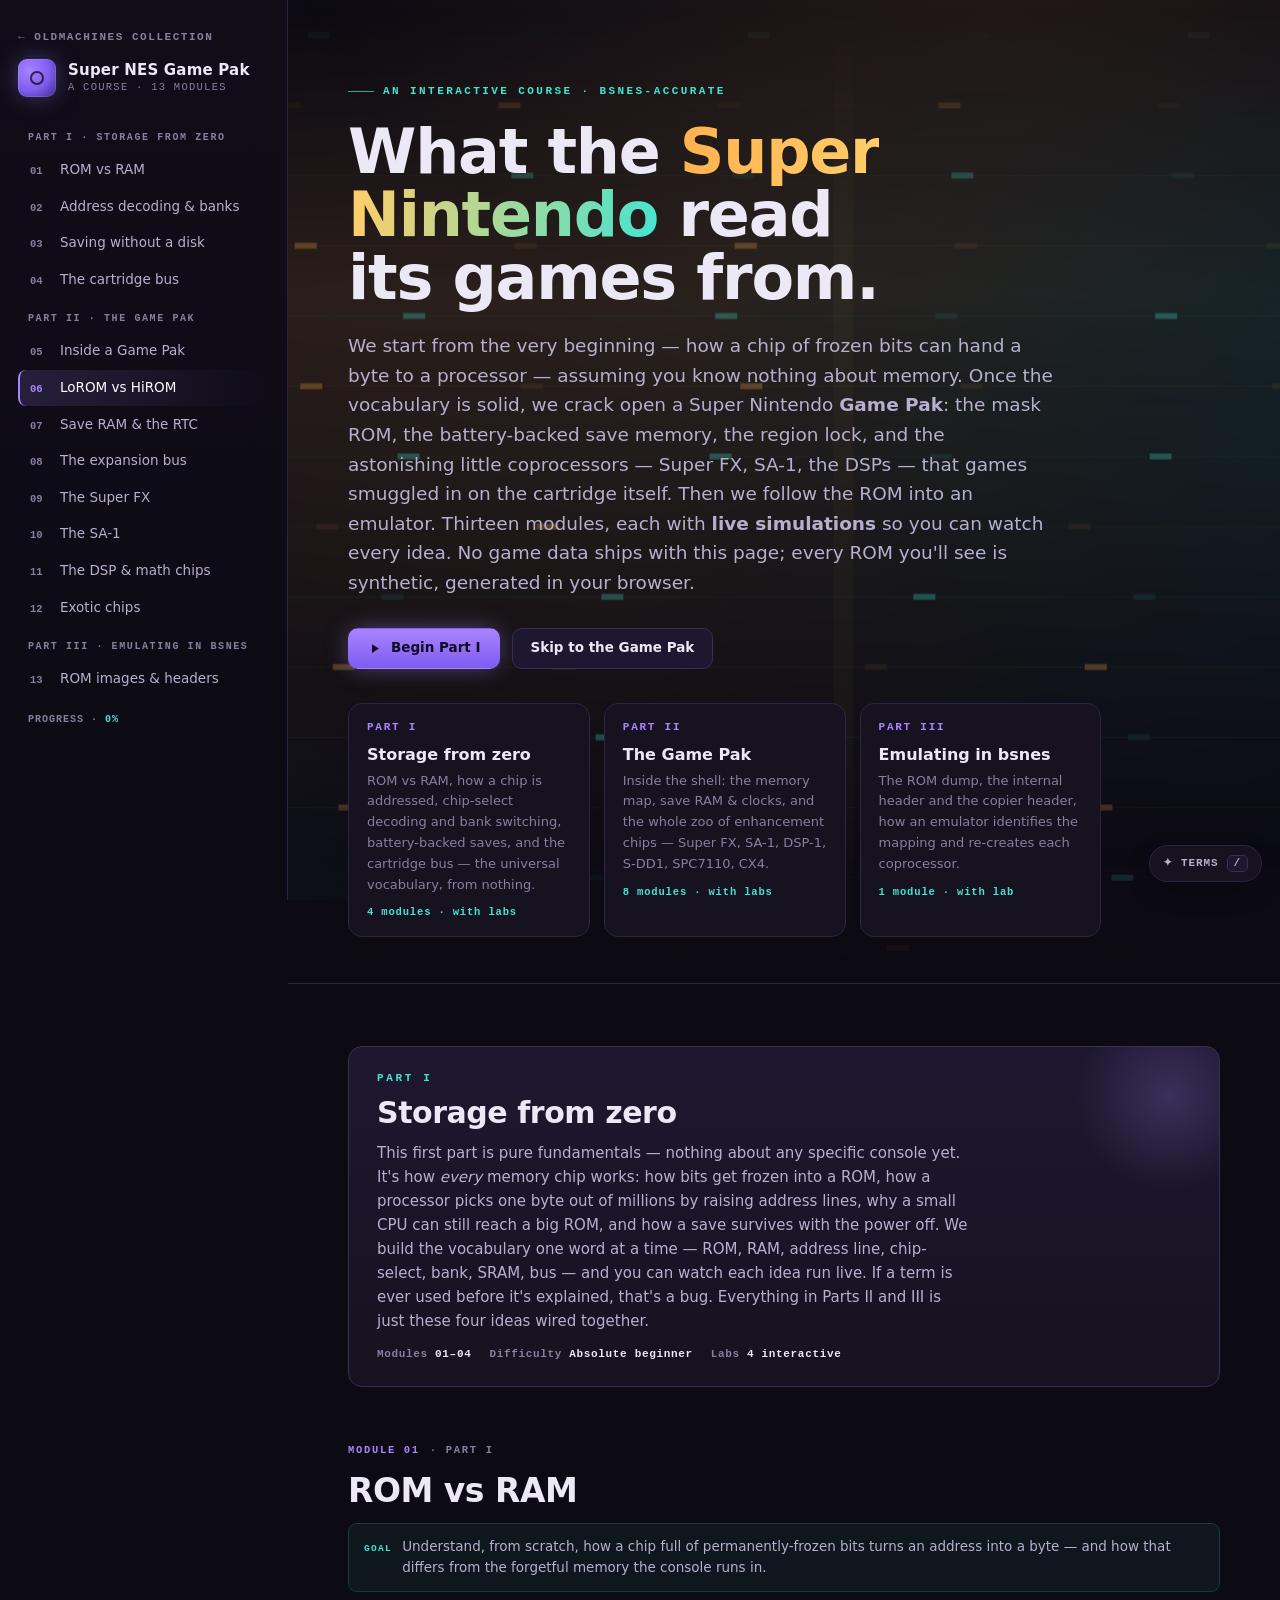
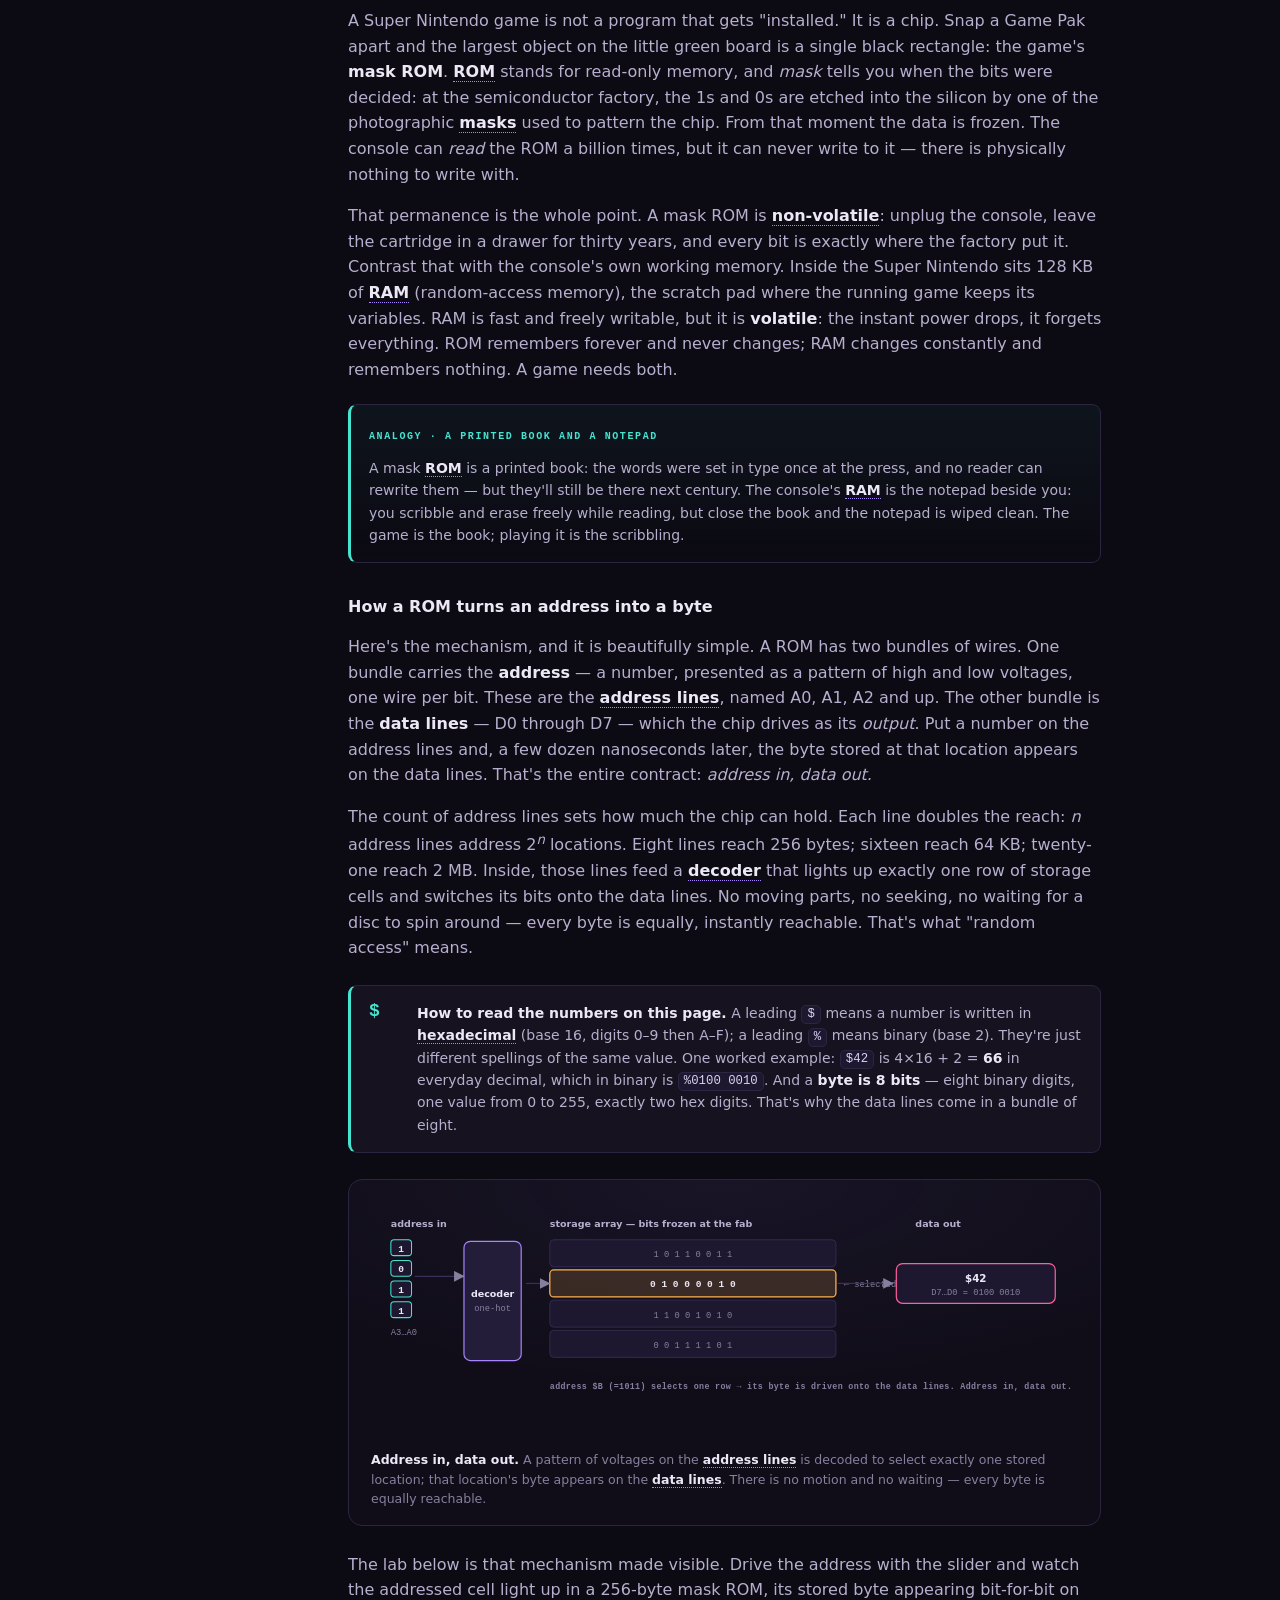
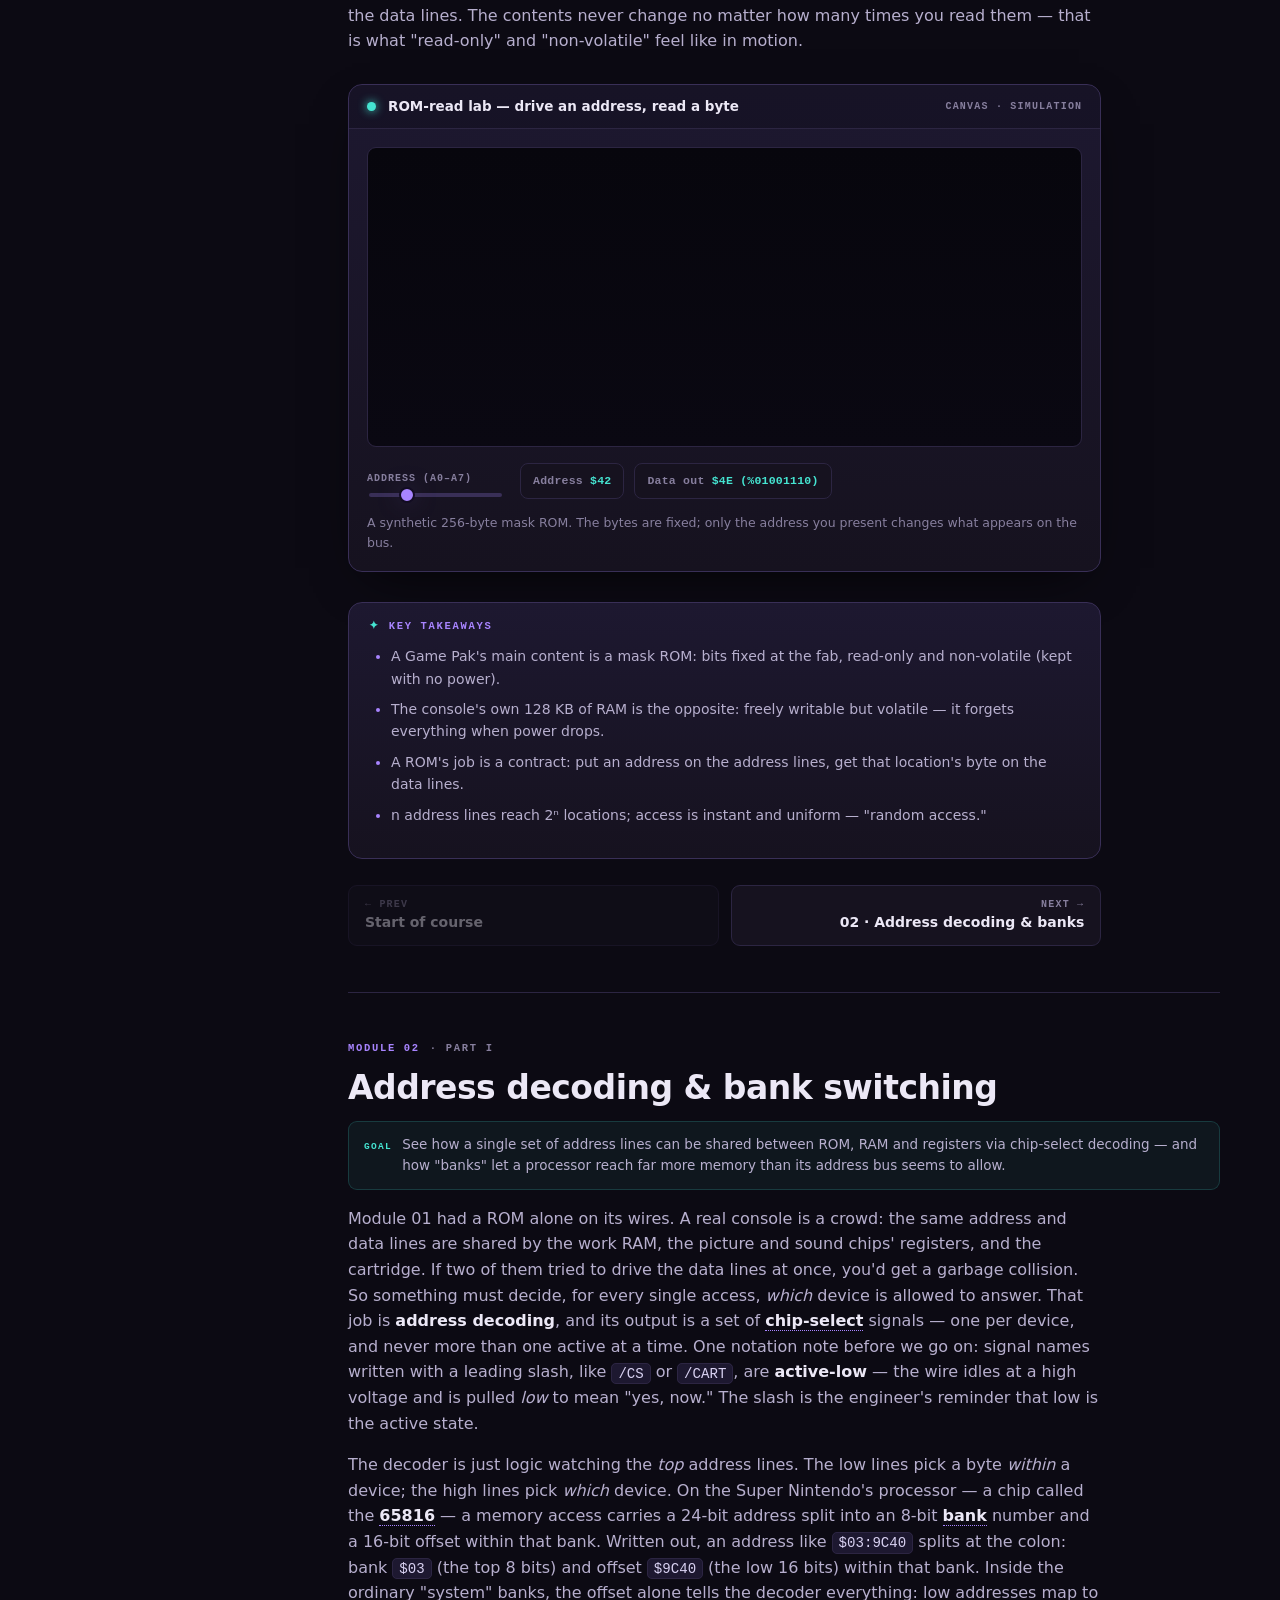
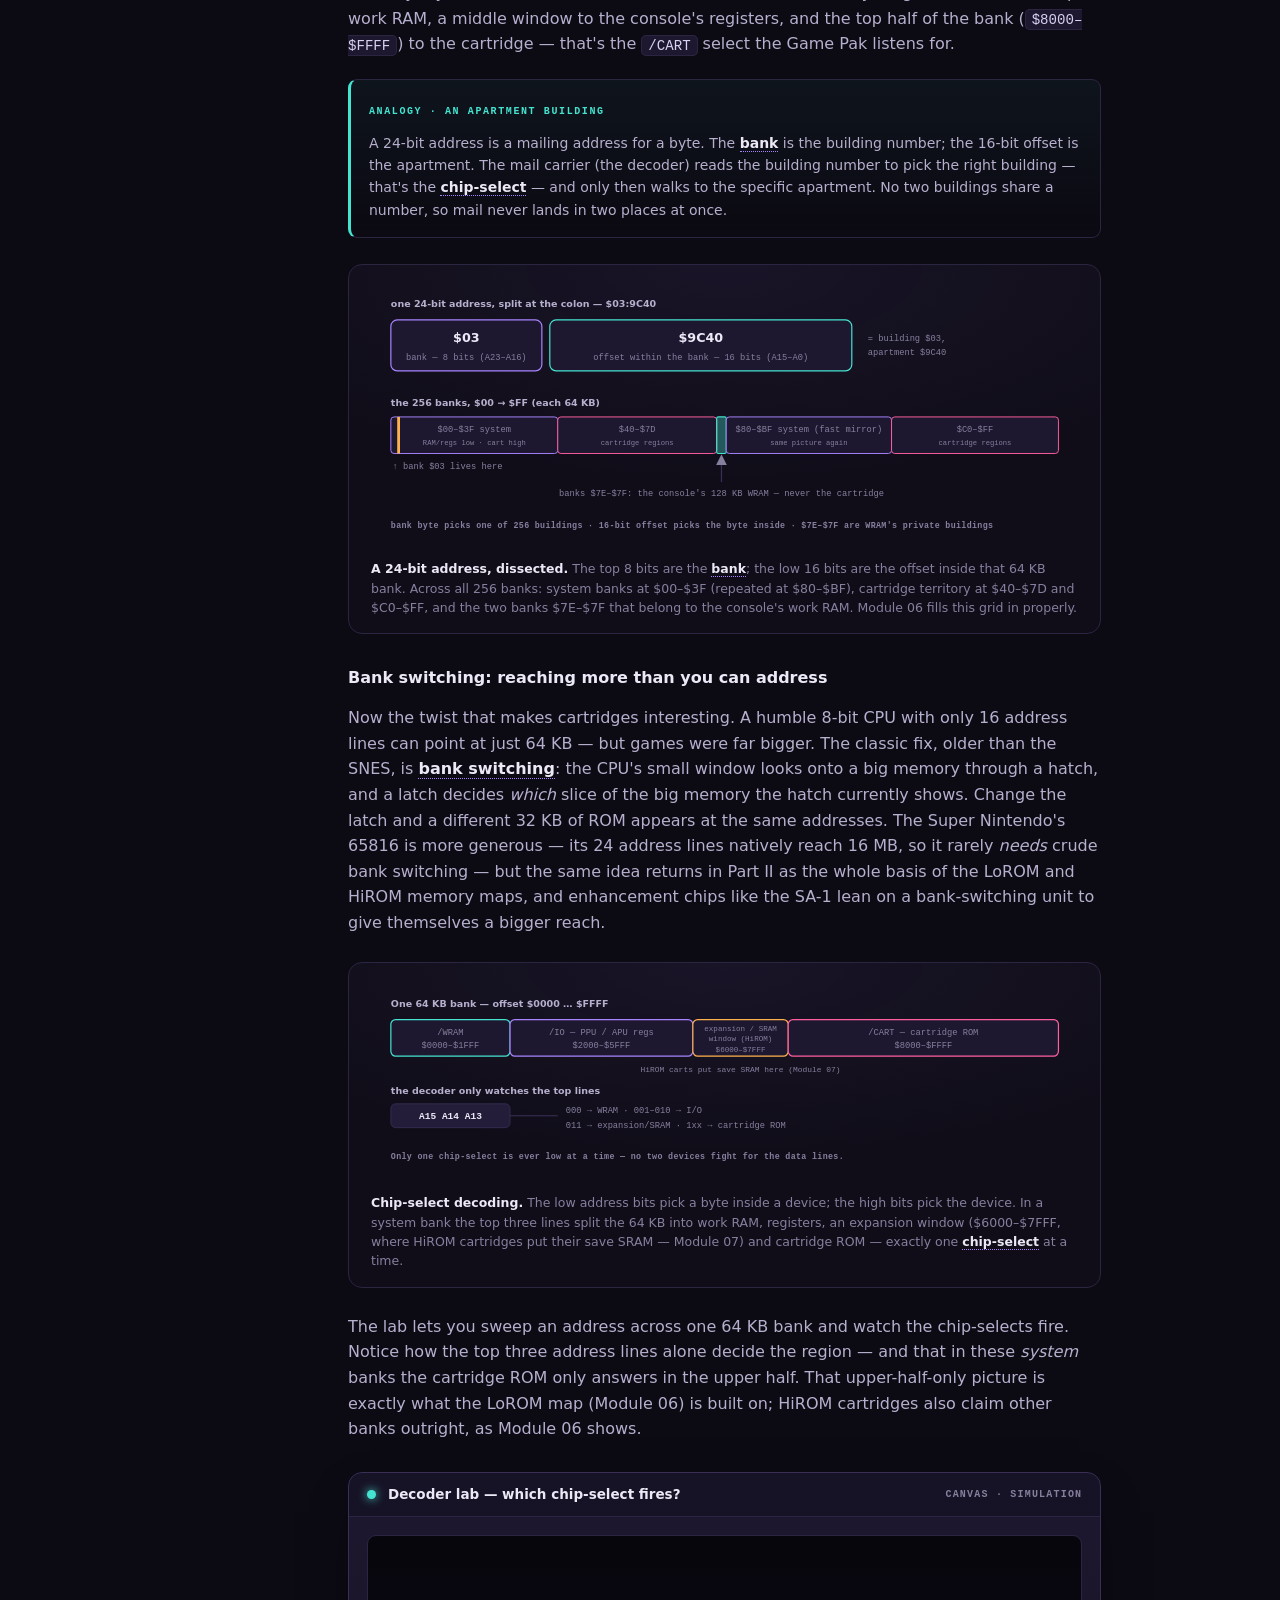
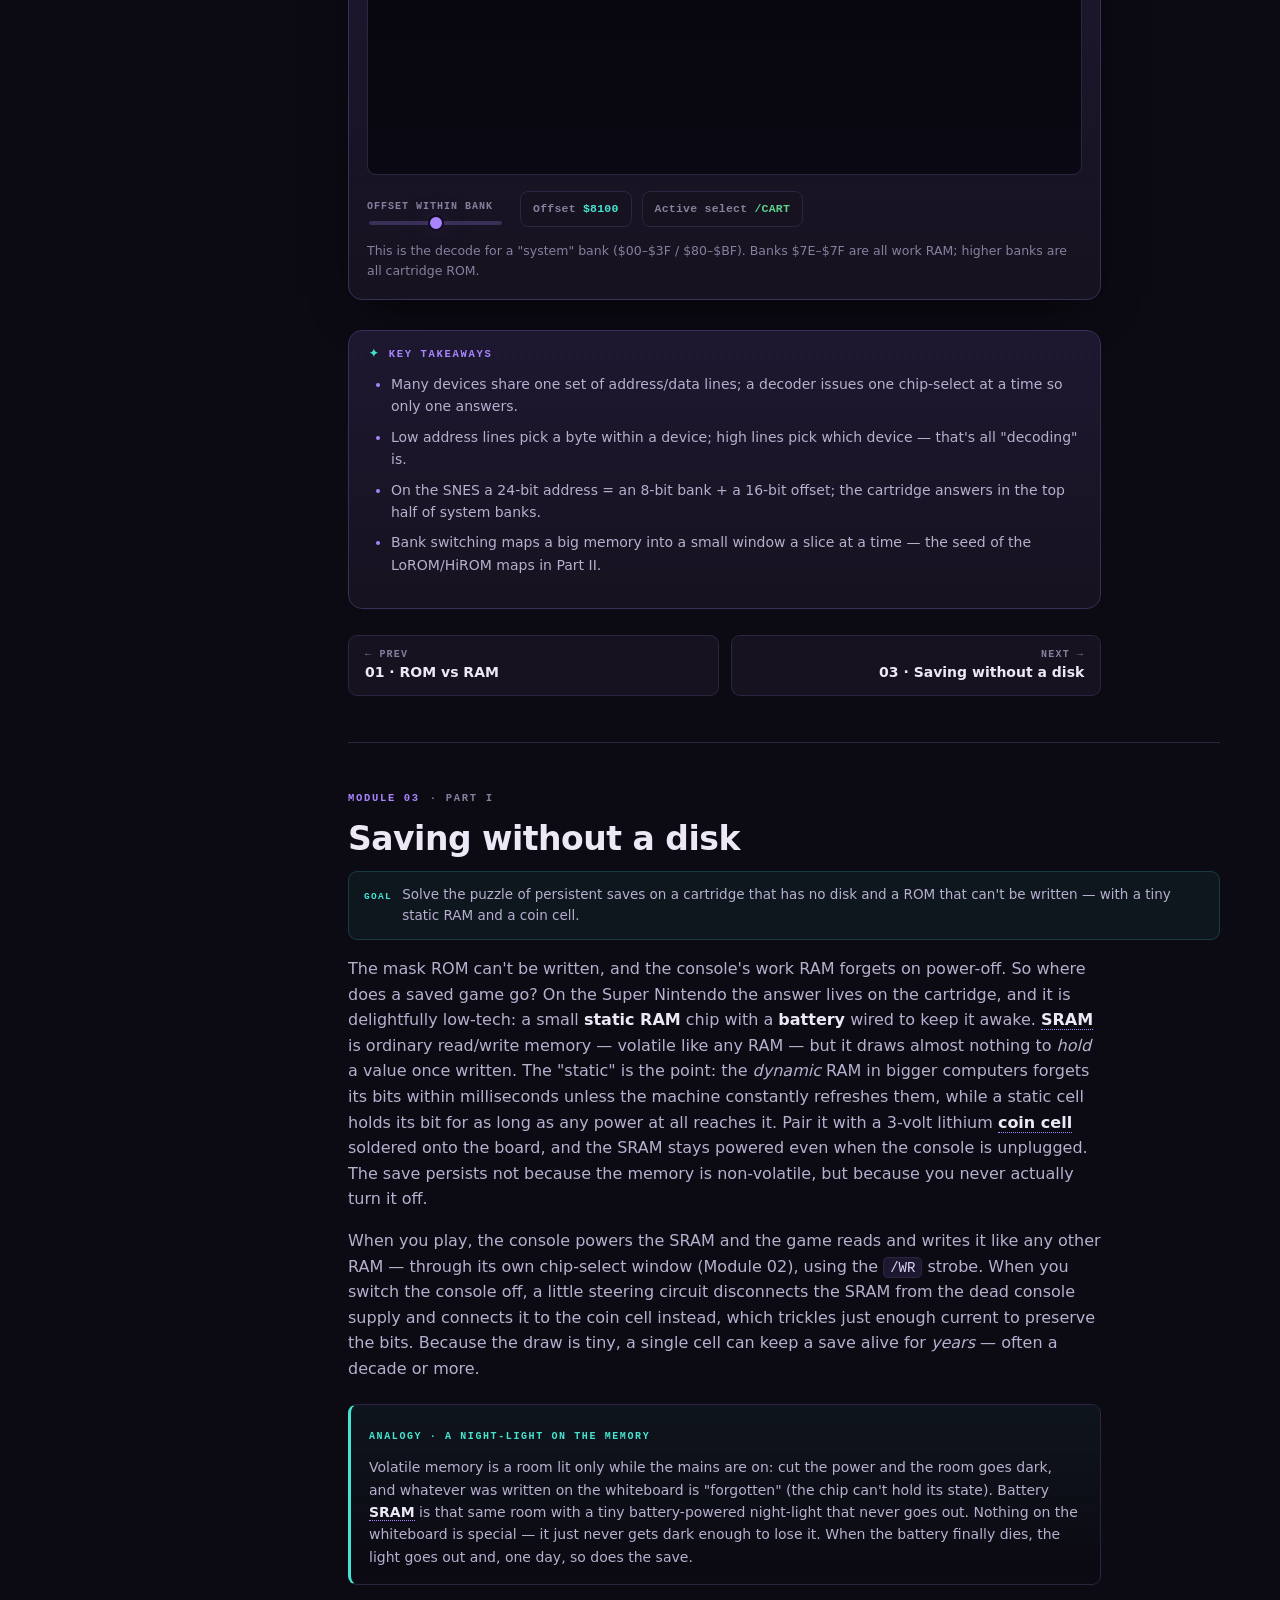
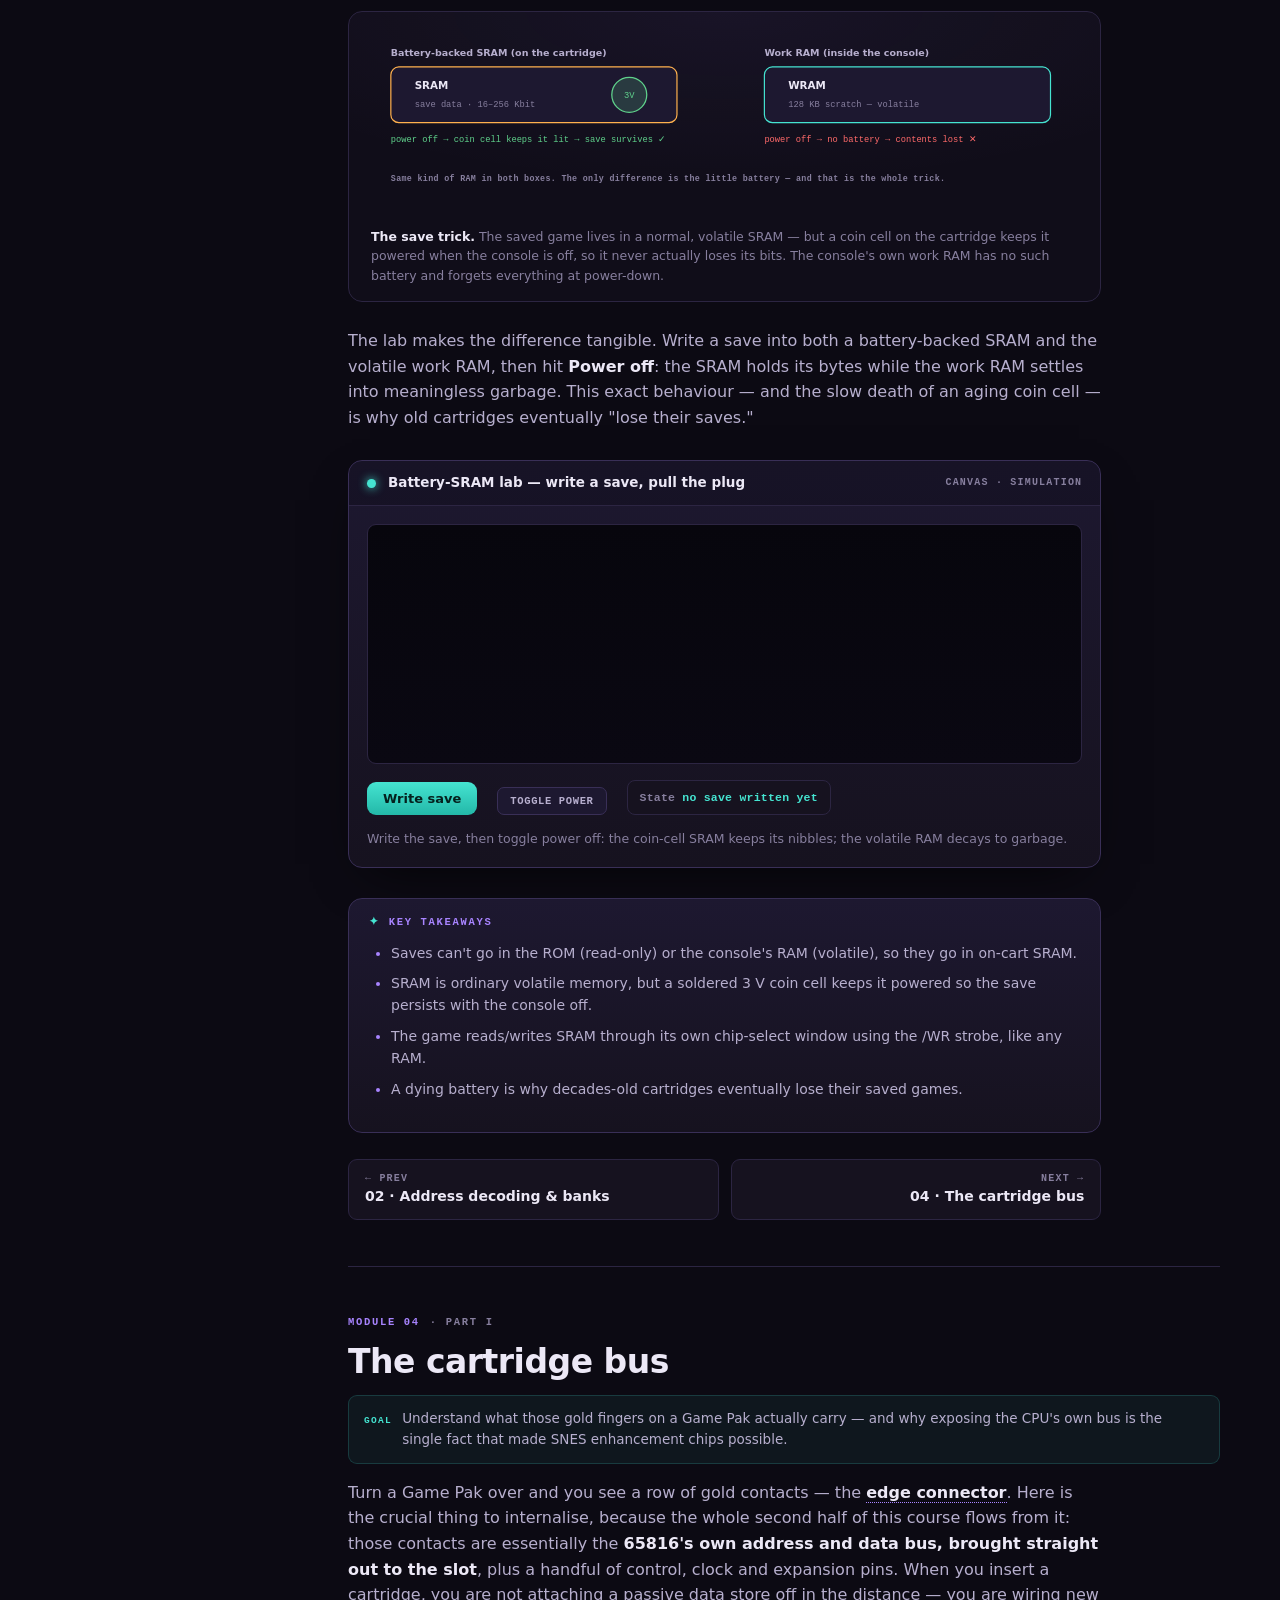
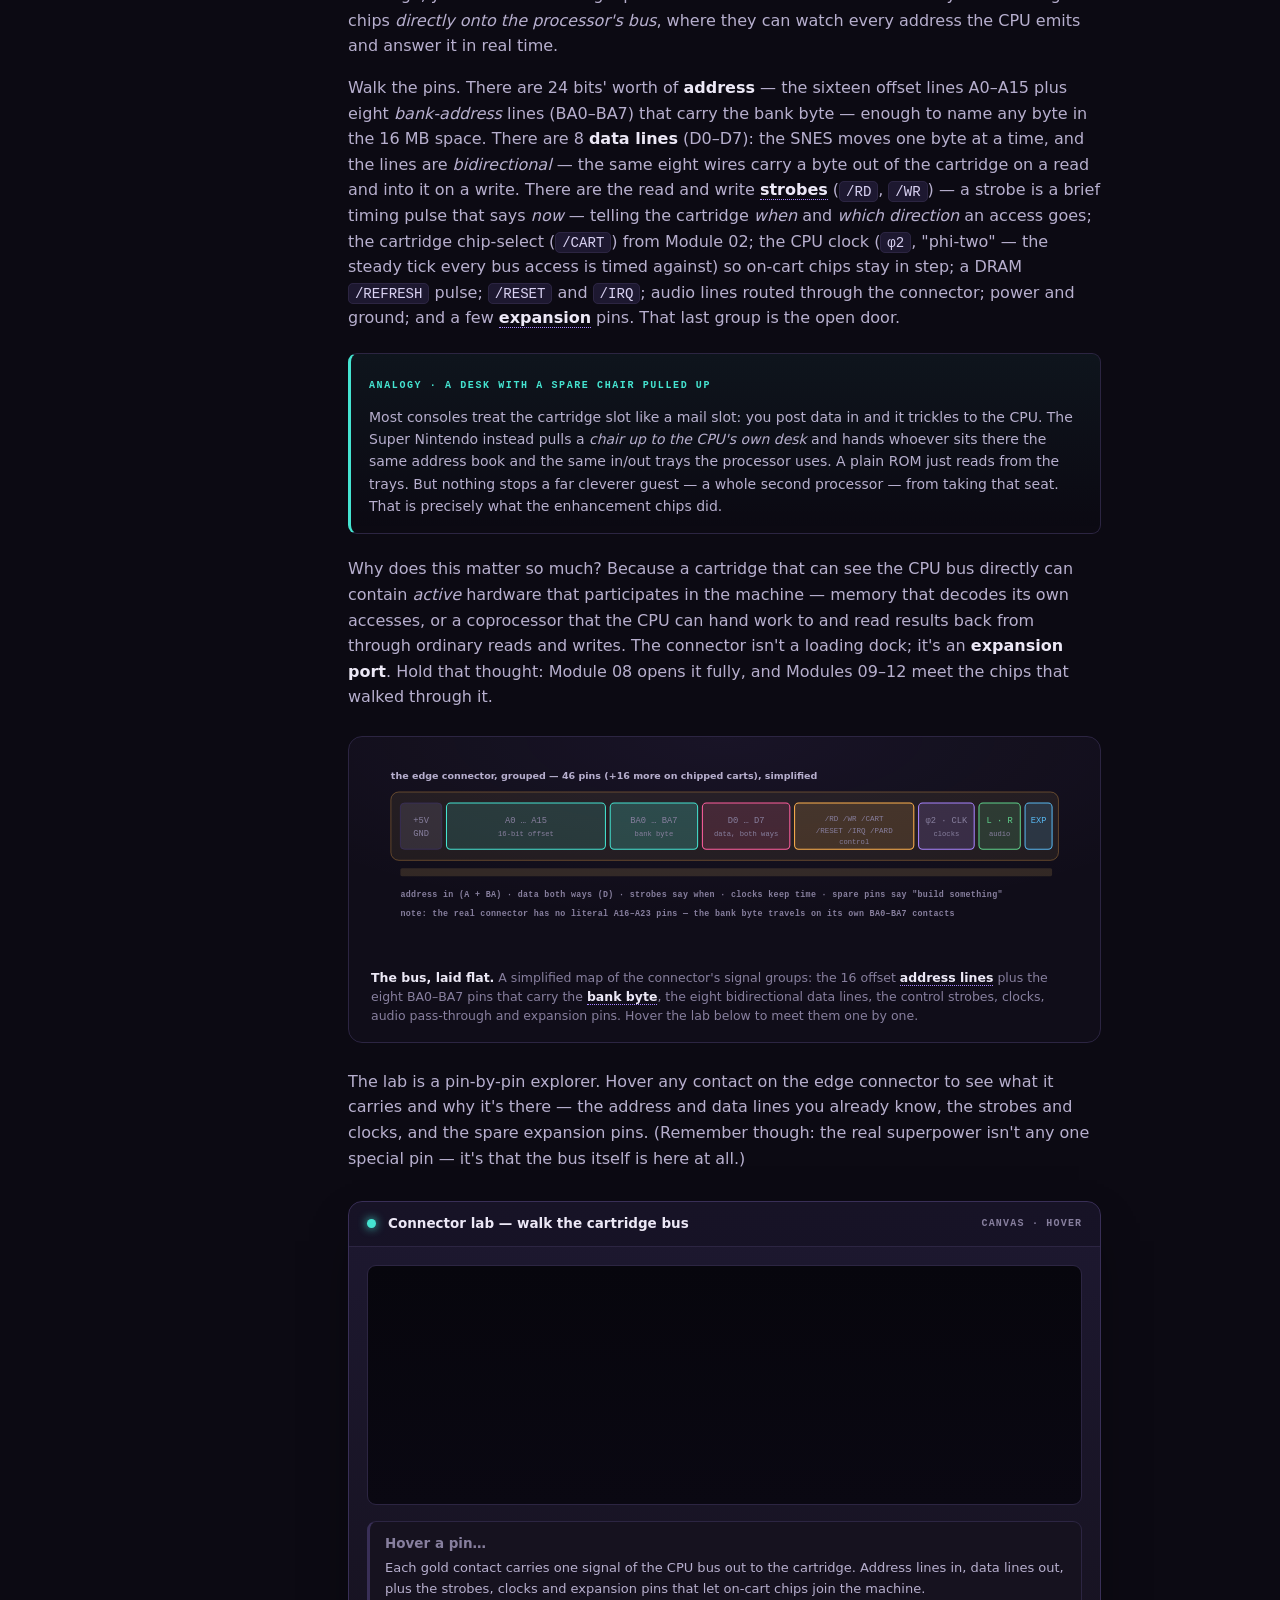
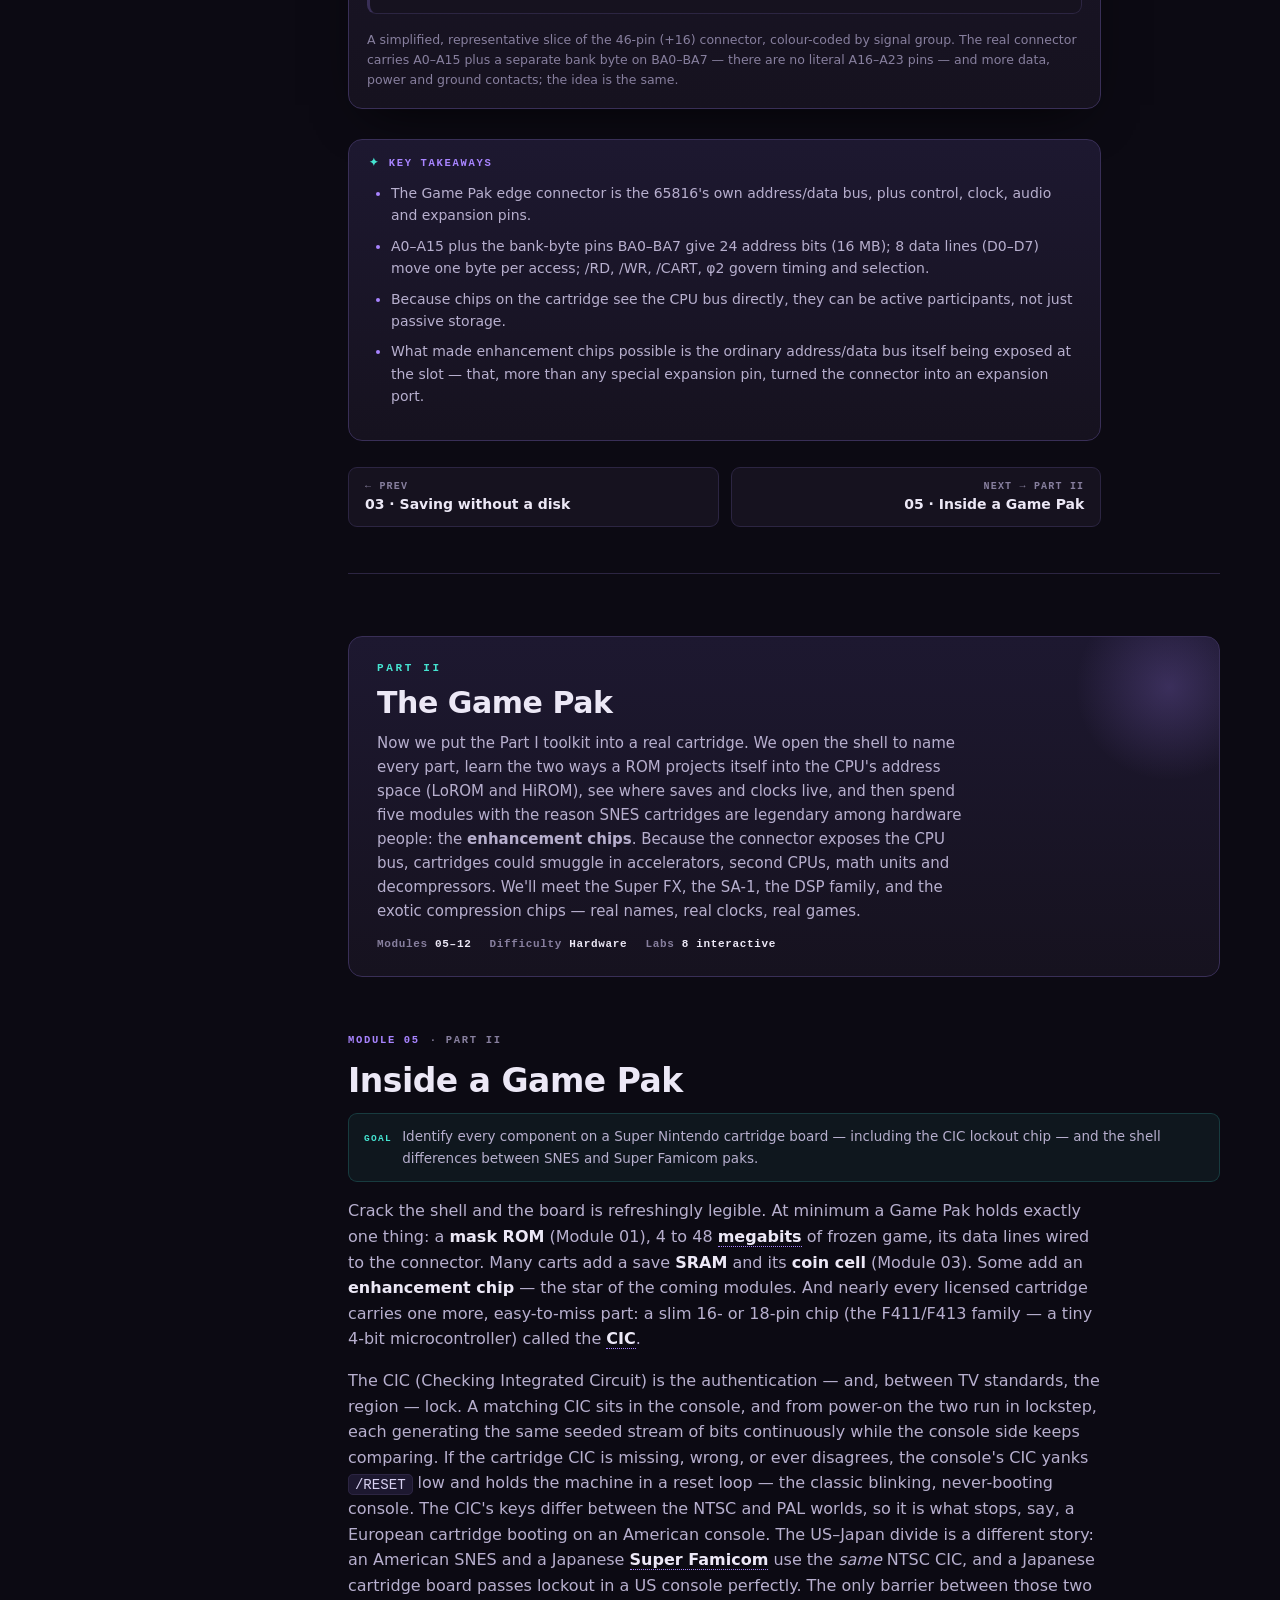
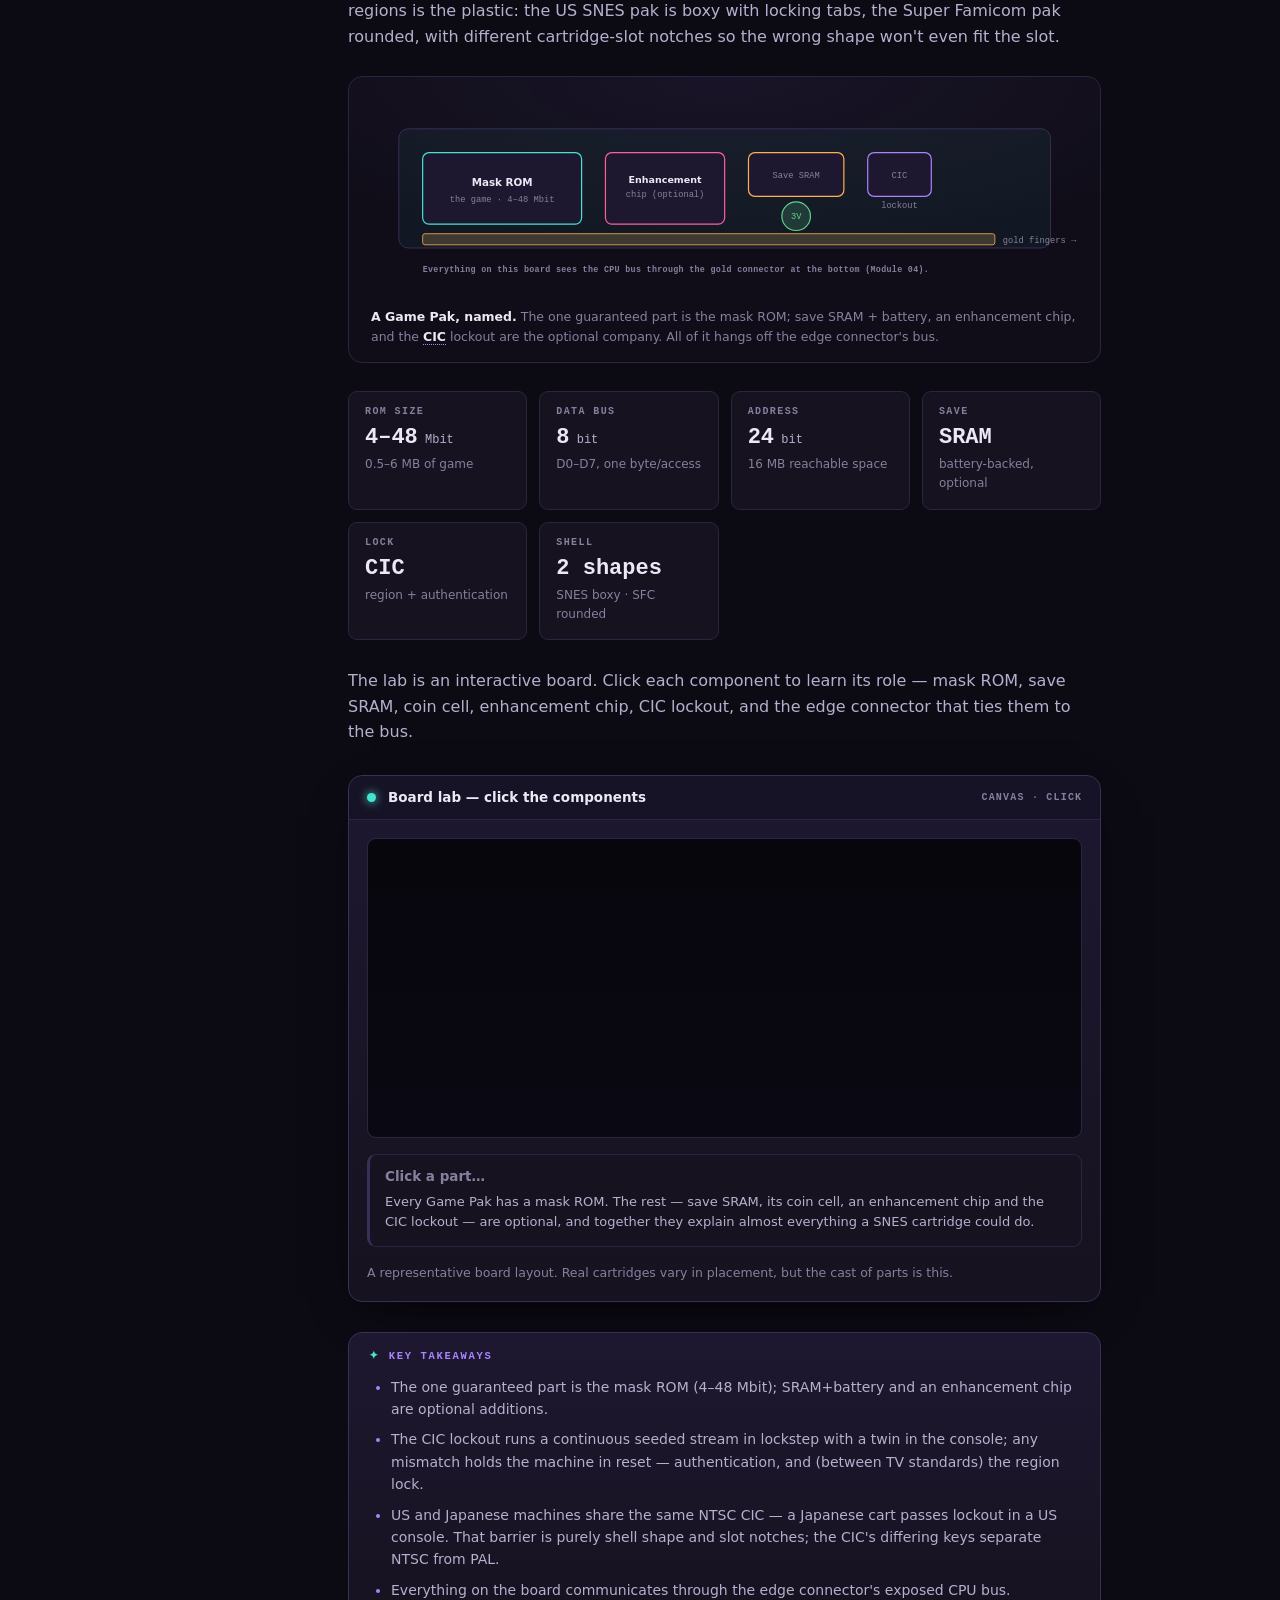
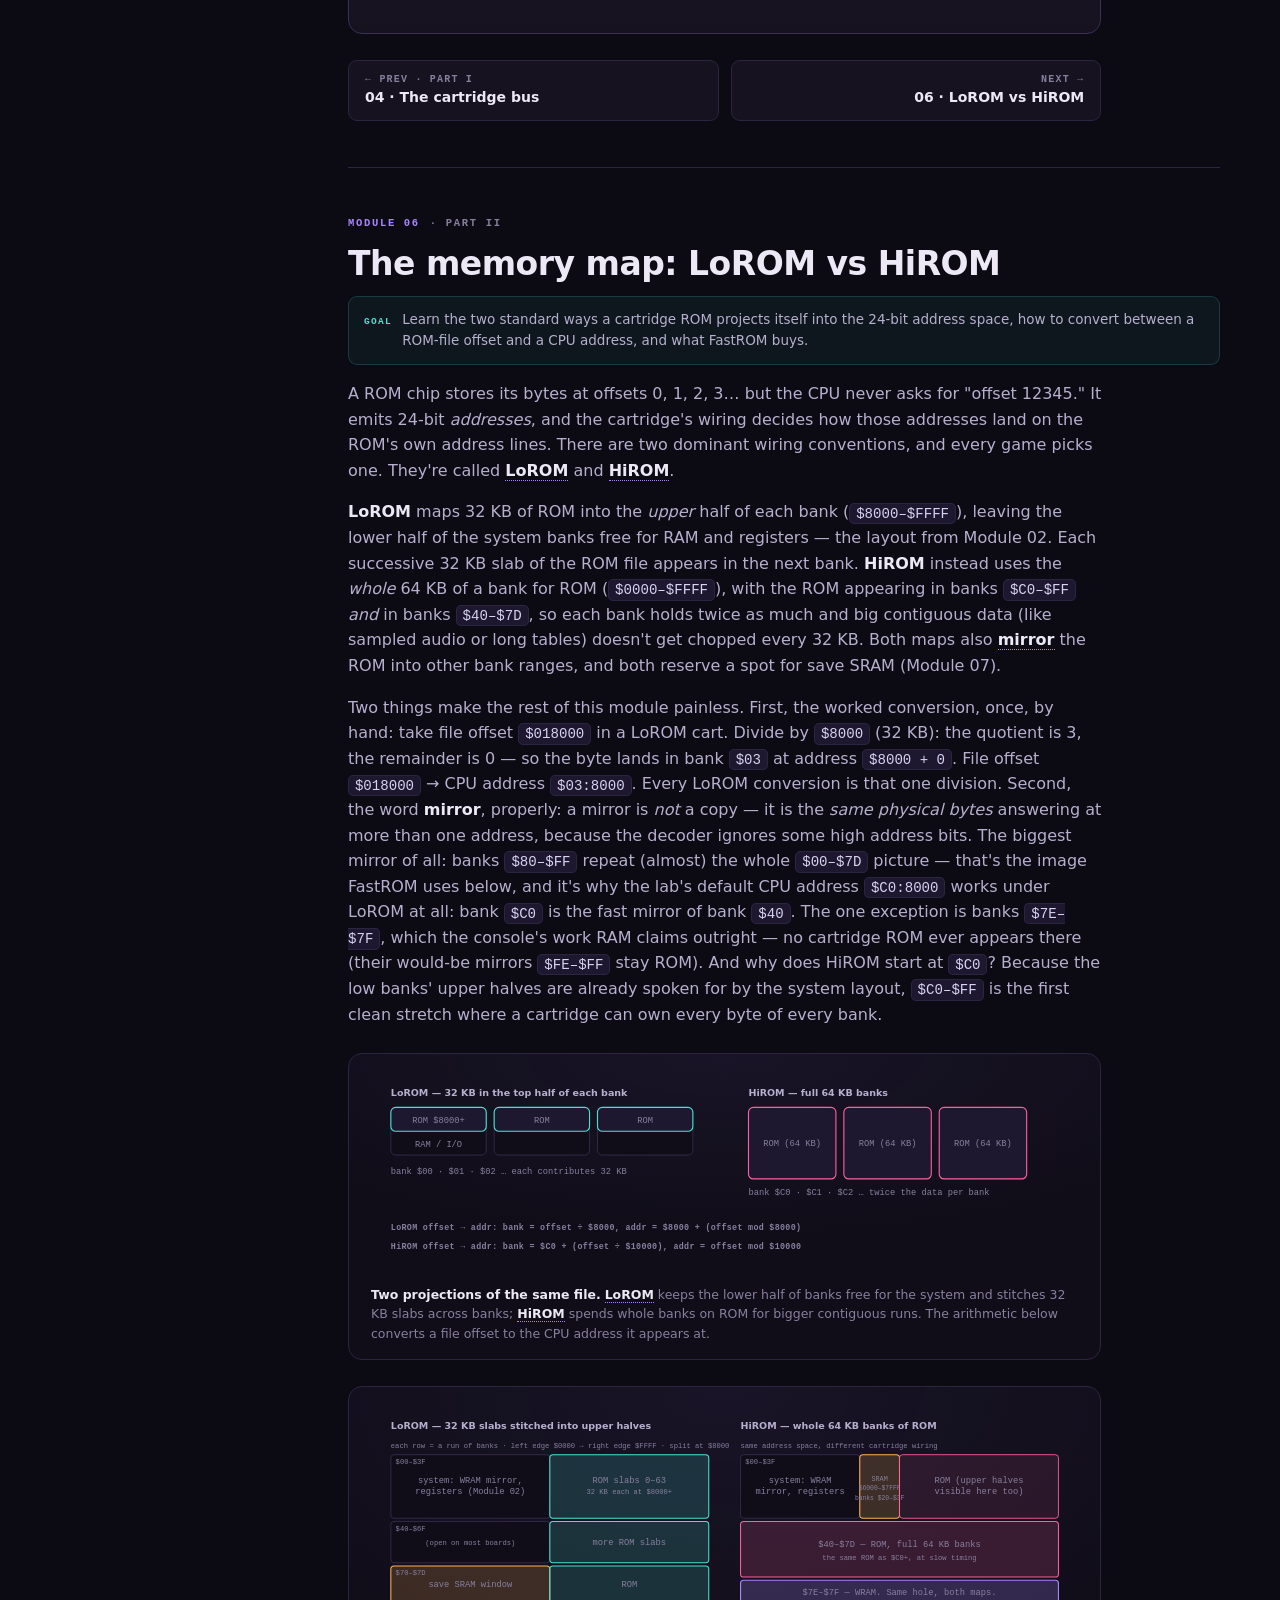
<file: cart/index.html>
<!DOCTYPE html>
<html lang="en">
<head>
<meta charset="utf-8">
<meta name="viewport" content="width=device-width, initial-scale=1">
<title>The Super NES Game Pak — a course on ROM cartridges, save memory &amp; enhancement chips</title>
<meta name="description" content="A hands-on course in three parts: how a ROM cartridge stores and addresses data from zero, what lives inside a Super Nintendo Game Pak (mask ROM, battery SRAM, the CIC lock and the famous enhancement chips — Super FX, SA-1, DSP-1, S-DD1 and friends), and how bsnes emulates them — with interactive labs so you can watch every concept, not just read it.">
<link rel="icon" href="data:image/svg+xml,%3Csvg xmlns=%27http://www.w3.org/2000/svg%27 viewBox=%270 0 32 32%27%3E%3Crect width=%2732%27 height=%2732%27 rx=%278%27 fill=%27%237d5cf0%27/%3E%3Crect x=%279%27 y=%277%27 width=%2714%27 height=%2718%27 rx=%272%27 fill=%27none%27 stroke=%27%230c0a13%27 stroke-width=%272.4%27/%3E%3Crect x=%2712%27 y=%2723%27 width=%272.4%27 height=%274%27 fill=%27%23ffce6a%27/%3E%3Crect x=%2717%27 y=%2723%27 width=%272.4%27 height=%274%27 fill=%27%23ffce6a%27/%3E%3C/svg%3E">
<link rel="stylesheet" href="styles.css">
</head>
<body>

<div class="progress" aria-hidden="true"><div class="fill" id="progress-fill"></div></div>
<button class="menu-btn" id="menu-btn" aria-label="Open contents">☰</button>
<div class="scrim" id="scrim"></div>

<div class="app">

  <!-- ================================================= SIDEBAR ============ -->
  <aside class="sidebar" id="sidebar">
    <a class="collection-link" href="https://oldmachines.github.io/">← oldmachines collection</a>
    <div class="brand">
      <div class="logo" aria-hidden="true"></div>
      <div>
        <h1>Super NES Game Pak</h1>
        <span class="sub">A course · 13 modules</span>
      </div>
    </div>

    <nav class="toc" aria-label="Course contents">
      <div class="toc-group">Part I · Storage from zero</div>
      <a href="#rom"><span class="n">01</span><span>ROM vs RAM</span></a>
      <a href="#decode"><span class="n">02</span><span>Address decoding &amp; banks</span></a>
      <a href="#sram"><span class="n">03</span><span>Saving without a disk</span></a>
      <a href="#bus"><span class="n">04</span><span>The cartridge bus</span></a>

      <div class="toc-group">Part II · The Game Pak</div>
      <a href="#board"><span class="n">05</span><span>Inside a Game Pak</span></a>
      <a href="#maps"><span class="n">06</span><span>LoROM vs HiROM</span></a>
      <a href="#save"><span class="n">07</span><span>Save RAM &amp; the RTC</span></a>
      <a href="#chips"><span class="n">08</span><span>The expansion bus</span></a>
      <a href="#superfx"><span class="n">09</span><span>The Super FX</span></a>
      <a href="#sa1"><span class="n">10</span><span>The SA-1</span></a>
      <a href="#dsp"><span class="n">11</span><span>The DSP &amp; math chips</span></a>
      <a href="#exotic"><span class="n">12</span><span>Exotic chips</span></a>

      <div class="toc-group">Part III · Emulating in bsnes</div>
      <a href="#emulate"><span class="n">13</span><span>ROM images &amp; headers</span></a>

      <div class="progress-note">Progress · <b id="pct">0%</b></div>
    </nav>
  </aside>

  <!-- ================================================= MAIN =============== -->
  <main class="main">

    <!-- ------------------------------------------------ HERO -------------- -->
    <header class="hero">
      <canvas id="hero-cart" aria-hidden="true"></canvas>
      <div class="wrap">
        <div class="inner">
          <span class="eyebrow">An interactive course · bsnes-accurate</span>
          <h2>What the <span class="grad">Super Nintendo</span> read its games from.</h2>
          <p class="lede">
            We start from the very beginning — how a chip of frozen bits can hand
            a byte to a processor — assuming you know nothing about memory. Once
            the vocabulary is solid, we crack open a Super&nbsp;Nintendo
            <strong>Game&nbsp;Pak</strong>: the mask ROM, the battery-backed
            save memory, the region lock, and the astonishing little
            coprocessors — Super&nbsp;FX, SA-1, the DSPs — that games smuggled
            in on the cartridge itself. Then we follow the ROM into an emulator.
            Thirteen modules, each with <strong>live simulations</strong> so you
            can watch every idea. No game data ships with this page; every ROM
            you'll see is synthetic, generated in your browser.
          </p>
          <div class="cta-row">
            <a class="btn primary" href="#rom">
              <svg viewBox="0 0 24 24" fill="currentColor"><path d="M8 5v14l11-7z"/></svg>
              Begin Part I
            </a>
            <a class="btn" href="#board">Skip to the Game Pak</a>
          </div>

          <div class="arc-cards">
            <a class="arc" href="#part-1">
              <div class="an">PART I</div>
              <h4>Storage from zero</h4>
              <p>ROM vs RAM, how a chip is addressed, chip-select decoding and bank switching, battery-backed saves, and the cartridge bus — the universal vocabulary, from nothing.</p>
              <div class="cnt">4 modules · with labs</div>
            </a>
            <a class="arc" href="#part-2">
              <div class="an">PART II</div>
              <h4>The Game Pak</h4>
              <p>Inside the shell: the memory map, save RAM &amp; clocks, and the whole zoo of enhancement chips — Super FX, SA-1, DSP-1, S-DD1, SPC7110, CX4.</p>
              <div class="cnt">8 modules · with labs</div>
            </a>
            <a class="arc" href="#part-3">
              <div class="an">PART III</div>
              <h4>Emulating in bsnes</h4>
              <p>The ROM dump, the internal header and the copier header, how an emulator identifies the mapping and re-creates each coprocessor.</p>
              <div class="cnt">1 module · with lab</div>
            </a>
          </div>
        </div>
      </div>
    </header>

    <div class="wrap">

      <!-- ============================================ PART I ============== -->
      <section class="part" id="part-1">
        <div class="part-inner">
          <div class="kicker">Part I</div>
          <h3>Storage from zero</h3>
          <p>
            This first part is pure fundamentals — nothing about any specific
            console yet. It's how <em>every</em> memory chip works: how bits get
            frozen into a ROM, how a processor picks one byte out of millions by
            raising address lines, why a small CPU can still reach a big ROM, and
            how a save survives with the power off. We build the vocabulary one
            word at a time — ROM, RAM, address line, chip-select, bank, SRAM,
            bus — and you can watch each idea run live. If a term is ever used
            before it's explained, that's a bug. Everything in Parts II and III
            is just these four ideas wired together.
          </p>
          <div class="part-meta"><span>Modules <b>01–04</b></span><span>Difficulty <b>Absolute beginner</b></span><span>Labs <b>4 interactive</b></span></div>
        </div>
      </section>

      <!-- --- Module 01 --- -->
      <section class="doc" id="rom">
        <div class="mod-head">
          <span class="eye">Module 01 <span class="part-tag">· Part I</span></span>
          <h3>ROM vs RAM</h3>
          <div class="objective"><span class="lbl">Goal</span><span class="txt">Understand, from scratch, how a chip full of permanently-frozen bits turns an address into a byte — and how that differs from the forgetful memory the console runs in.</span></div>
        </div>
        <div class="prose">
          <p>
            A Super&nbsp;Nintendo game is not a program that gets "installed."
            It is a chip. Snap a Game&nbsp;Pak apart and the largest object on
            the little green board is a single black rectangle: the game's
            <strong>mask ROM</strong>. <span class="term" data-tip="Read-Only Memory — a chip whose bits are fixed permanently and cannot be changed by the machine that reads it.">ROM</span>
            stands for read-only memory, and <em>mask</em> tells you when the
            bits were decided: at the semiconductor factory, the 1s and 0s are
            etched into the silicon by one of the photographic
            <span class="term" data-tip="A photographic stencil used in chip fabrication. A mask ROM's data is patterned directly into the silicon by these masks, so it can never be rewritten.">masks</span>
            used to pattern the chip. From that moment the data is frozen. The
            console can <em>read</em> the ROM a billion times, but it can never
            write to it — there is physically nothing to write with.
          </p>
          <p>
            That permanence is the whole point. A mask ROM is
            <span class="term" data-tip="Keeps its contents with no power at all. A mask ROM's bits are structural, so pulling the plug loses nothing.">non-volatile</span>:
            unplug the console, leave the cartridge in a drawer for thirty years,
            and every bit is exactly where the factory put it. Contrast that with
            the console's own working memory. Inside the Super&nbsp;Nintendo sits
            128&nbsp;KB of <span class="term" data-tip="Random-Access Memory — read/write memory the machine uses as scratch space. It is volatile: cut the power and its contents vanish.">RAM</span>
            (random-access memory), the scratch pad where the running game keeps
            its variables. RAM is fast and freely writable, but it is
            <strong>volatile</strong>: the instant power drops, it forgets
            everything. ROM remembers forever and never changes; RAM changes
            constantly and remembers nothing. A game needs both.
          </p>

          <div class="analogy">
            <span class="lbl">Analogy · A printed book and a notepad</span>
            <p>
              A mask <span class="term" data-tip="Read-only memory: contents fixed at manufacture, never changed by the reader.">ROM</span>
              is a printed book: the words were set in type once at the press,
              and no reader can rewrite them — but they'll still be there next
              century. The console's <span class="term" data-tip="Read/write working memory that loses its contents when power is removed.">RAM</span>
              is the notepad beside you: you scribble and erase freely while
              reading, but close the book and the notepad is wiped clean. The
              game is the book; playing it is the scribbling.
            </p>
          </div>

          <h4>How a ROM turns an address into a byte</h4>
          <p>
            Here's the mechanism, and it is beautifully simple. A ROM has two
            bundles of wires. One bundle carries the
            <strong>address</strong> — a number, presented as a pattern of high
            and low voltages, one wire per bit. These are the
            <span class="term" data-tip="The input wires that carry the address of the byte you want. n address lines select one of 2^n locations.">address lines</span>,
            named A0, A1, A2 and up. The other bundle is the
            <strong>data lines</strong> — D0 through D7 — which the chip drives
            as its <em>output</em>. Put a number on the address lines and, a few
            dozen nanoseconds later, the byte stored at that location appears on
            the data lines. That's the entire contract: <em>address in, data
            out.</em>
          </p>
          <p>
            The count of address lines sets how much the chip can hold. Each line
            doubles the reach: <em>n</em> address lines address 2<sup><em>n</em></sup>
            locations. Eight lines reach 256 bytes; sixteen reach 64&nbsp;KB;
            twenty-one reach 2&nbsp;MB. Inside, those lines feed a
            <span class="term" data-tip="Logic that turns the binary address into a one-hot selection: exactly one storage cell is switched onto the data lines.">decoder</span>
            that lights up exactly one row of storage cells and switches its bits
            onto the data lines. No moving parts, no seeking, no waiting for a
            disc to spin around — every byte is equally, instantly reachable.
            That's what "random access" means.
          </p>

          <div class="note hw">
            <div class="ico">$</div>
            <div>
              <p>
                <strong>How to read the numbers on this page.</strong> A leading
                <code>$</code> means a number is written in
                <span class="term" data-tip="Base 16 — digits 0–9 then A–F. Two hex digits describe exactly one byte, which is why hardware people love it.">hexadecimal</span>
                (base 16, digits 0–9 then A–F); a leading <code>%</code> means
                binary (base 2). They're just different spellings of the same
                value. One worked example: <code>$42</code> is 4×16&nbsp;+&nbsp;2
                = <strong>66</strong> in everyday decimal, which in binary is
                <code>%0100&nbsp;0010</code>. And a <strong>byte is 8 bits</strong> —
                eight binary digits, one value from 0 to 255, exactly two hex
                digits. That's why the data lines come in a bundle of eight.
              </p>
            </div>
          </div>

          <figure class="figure">
            <svg viewBox="0 0 900 300" role="img" aria-label="A ROM: address lines enter a decoder which selects one cell in a storage array, whose byte is driven out onto the data lines">
              <defs><marker id="ah01" markerWidth="9" markerHeight="9" refX="7" refY="4.5" orient="auto"><path d="M0 0 L9 4.5 L0 9 z" fill="#877f9e"/></marker></defs>
              <!-- address lines in -->
              <text x="30" y="34" class="d-tag d-cyan">address in</text>
              <g class="d-cyan">
                <rect x="30" y="50" width="26" height="20" rx="4" class="d-fill-panel d-cyan-s" stroke-width="1.3"/><text x="43" y="65" text-anchor="middle" class="d-num">1</text>
                <rect x="30" y="76" width="26" height="20" rx="4" class="d-fill-panel d-cyan-s" stroke-width="1.3"/><text x="43" y="91" text-anchor="middle" class="d-num">0</text>
                <rect x="30" y="102" width="26" height="20" rx="4" class="d-fill-panel d-cyan-s" stroke-width="1.3"/><text x="43" y="117" text-anchor="middle" class="d-num">1</text>
                <rect x="30" y="128" width="26" height="20" rx="4" class="d-fill-panel d-cyan-s" stroke-width="1.3"/><text x="43" y="143" text-anchor="middle" class="d-num">1</text>
              </g>
              <text x="30" y="170" class="d-sub">A3…A0</text>
              <line x1="60" y1="96" x2="120" y2="96" class="d-axis" stroke-width="1.6" marker-end="url(#ah01)"/>
              <!-- decoder -->
              <rect x="122" y="52" width="72" height="150" rx="8" class="d-fill-panel2 d-violet-s" stroke-width="1.5"/>
              <text x="158" y="122" text-anchor="middle" class="d-label" style="font-size:12px">decoder</text>
              <text x="158" y="140" text-anchor="middle" class="d-sub">one-hot</text>
              <!-- cell array -->
              <text x="230" y="34" class="d-tag">storage array — bits frozen at the fab</text>
              <g>
                <rect x="230" y="50" width="360" height="34" rx="5" class="d-fill-panel d-stroke-line" stroke-width="1"/>
                <rect x="230" y="88" width="360" height="34" rx="5" fill="rgba(255,177,78,0.16)" class="d-amber-s" stroke-width="1.6"/>
                <rect x="230" y="126" width="360" height="34" rx="5" class="d-fill-panel d-stroke-line" stroke-width="1"/>
                <rect x="230" y="164" width="360" height="34" rx="5" class="d-fill-panel d-stroke-line" stroke-width="1"/>
                <text x="600" y="110" class="d-sub d-amber">← selected row</text>
                <text x="410" y="110" text-anchor="middle" class="d-num d-amber">0 1 0 0 0 0 1 0</text>
                <text x="410" y="72" text-anchor="middle" class="d-sub">1 0 1 1 0 0 1 1</text>
                <text x="410" y="148" text-anchor="middle" class="d-sub">1 1 0 0 1 0 1 0</text>
                <text x="410" y="186" text-anchor="middle" class="d-sub">0 0 1 1 1 1 0 1</text>
              </g>
              <line x1="200" y1="105" x2="228" y2="105" class="d-axis" stroke-width="1.6" marker-end="url(#ah01)"/>
              <!-- data out -->
              <line x1="592" y1="105" x2="660" y2="105" class="d-axis" stroke-width="1.6" marker-end="url(#ah01)"/>
              <text x="690" y="34" class="d-tag d-magenta">data out</text>
              <rect x="666" y="80" width="200" height="50" rx="8" class="d-fill-panel d-magenta-s" stroke-width="1.5"/>
              <text x="766" y="103" text-anchor="middle" class="d-label d-magenta" style="font-size:13px">$42</text>
              <text x="766" y="120" text-anchor="middle" class="d-sub">D7…D0 = 0100 0010</text>
              <text x="230" y="238" class="d-flow">address $B (=1011) selects one row → its byte is driven onto the data lines. Address in, data out.</text>
            </svg>
            <figcaption class="fig-cap"><strong>Address in, data out.</strong> A pattern of voltages on the <span class="term" data-tip="Input wires carrying the binary address; n of them select one of 2^n locations.">address lines</span> is decoded to select exactly one stored location; that location's byte appears on the <span class="term" data-tip="The eight output wires D0–D7 that carry the byte the ROM read out.">data lines</span>. There is no motion and no waiting — every byte is equally reachable.</figcaption>
          </figure>

          <p>
            The lab below is that mechanism made visible. Drive the address with
            the slider and watch the addressed cell light up in a 256-byte mask
            ROM, its stored byte appearing bit-for-bit on the data lines. The
            contents never change no matter how many times you read them — that
            is what "read-only" and "non-volatile" feel like in motion.
          </p>

          <div class="lab" id="lab-romread">
            <div class="lab-head"><span class="dot"></span><span class="title">ROM-read lab — drive an address, read a byte</span><span class="badge">Canvas · simulation</span></div>
            <div class="lab-body">
              <canvas class="scope lab-tall" aria-label="Address lines feeding a 256-byte ROM cell grid, with the selected byte appearing on the data lines"></canvas>
              <div class="controls">
                <div class="ctrl">
                  <label>Address (A0–A7)</label>
                  <input type="range" min="0" max="255" value="66" step="1" data-rom-addr aria-label="ROM address">
                </div>
                <div class="readouts">
                  <span class="readout">Address <b data-rom-ahex>—</b></span>
                  <span class="readout">Data out <b data-rom-dhex>—</b></span>
                </div>
                <span class="sim-note">A synthetic 256-byte mask ROM. The bytes are fixed; only the address you present changes what appears on the bus.</span>
              </div>
            </div>
          </div>

          <div class="takeaway">
            <div class="th">Key takeaways</div>
            <ul>
              <li>A Game Pak's main content is a mask ROM: bits fixed at the fab, read-only and non-volatile (kept with no power).</li>
              <li>The console's own 128 KB of RAM is the opposite: freely writable but volatile — it forgets everything when power drops.</li>
              <li>A ROM's job is a contract: put an address on the address lines, get that location's byte on the data lines.</li>
              <li>n address lines reach 2ⁿ locations; access is instant and uniform — "random access."</li>
            </ul>
          </div>

          <div class="mod-nav">
            <a class="disabled" aria-disabled="true"><span class="dir">← Prev</span><span class="ttl">Start of course</span></a>
            <a class="next" href="#decode"><span class="dir">Next →</span><span class="ttl">02 · Address decoding &amp; banks</span></a>
          </div>
        </div>
      </section>

      <!-- --- Module 02 --- -->
      <section class="doc" id="decode">
        <div class="mod-head">
          <span class="eye">Module 02 <span class="part-tag">· Part I</span></span>
          <h3>Address decoding &amp; bank switching</h3>
          <div class="objective"><span class="lbl">Goal</span><span class="txt">See how a single set of address lines can be shared between ROM, RAM and registers via chip-select decoding — and how "banks" let a processor reach far more memory than its address bus seems to allow.</span></div>
        </div>
        <div class="prose">
          <p>
            Module 01 had a ROM alone on its wires. A real console is a
            crowd: the same address and data lines are shared by the work RAM,
            the picture and sound chips' registers, and the cartridge. If two of
            them tried to drive the data lines at once, you'd get a garbage
            collision. So something must decide, for every single access,
            <em>which</em> device is allowed to answer. That job is
            <strong>address decoding</strong>, and its output is a set of
            <span class="term" data-tip="A signal, usually active-low (/CS), that switches exactly one memory device or register block onto the shared bus for a given address.">chip-select</span>
            signals — one per device, and never more than one active at a time.
            One notation note before we go on: signal names written with a
            leading slash, like <code>/CS</code> or <code>/CART</code>, are
            <strong>active-low</strong> — the wire idles at a high voltage and
            is pulled <em>low</em> to mean "yes, now." The slash is the
            engineer's reminder that low is the active state.
          </p>
          <p>
            The decoder is just logic watching the <em>top</em> address lines.
            The low lines pick a byte <em>within</em> a device; the high lines
            pick <em>which</em> device. On the Super&nbsp;Nintendo's processor —
            a chip called the
            <span class="term" data-tip="The WDC 65C816: the 16-bit CPU at the heart of the Super Nintendo, with a 24-bit address bus.">65816</span>
            — a memory access carries a 24-bit address split into an 8-bit
            <span class="term" data-tip="The high 8 bits of a 24-bit SNES address (A16–A23). It selects one of 256 64 KB banks.">bank</span>
            number and a 16-bit offset within that bank. Written out, an
            address like <code>$03:9C40</code> splits at the colon: bank
            <code>$03</code> (the top 8 bits) and offset <code>$9C40</code>
            (the low 16 bits) within that bank. Inside the ordinary
            "system" banks, the offset alone tells the decoder everything: low
            addresses map to work RAM, a middle window to the console's
            registers, and the top half of the bank (<code>$8000–$FFFF</code>)
            to the cartridge — that's the <code>/CART</code> select the Game&nbsp;Pak
            listens for.
          </p>

          <div class="analogy">
            <span class="lbl">Analogy · An apartment building</span>
            <p>
              A 24-bit address is a mailing address for a byte. The
              <span class="term" data-tip="The high byte of the address that picks one of 256 64 KB regions.">bank</span>
              is the building number; the 16-bit offset is the apartment. The
              mail carrier (the decoder) reads the building number to pick the
              right building — that's the
              <span class="term" data-tip="The active-low signal that wakes exactly one device for a given address.">chip-select</span>
              — and only then walks to the specific apartment. No two buildings
              share a number, so mail never lands in two places at once.
            </p>
          </div>

          <figure class="figure">
            <svg viewBox="0 0 900 330" role="img" aria-label="Anatomy of a 24-bit SNES address: an 8-bit bank byte plus a 16-bit offset, above a strip of all 256 banks showing system banks, cartridge regions and the WRAM banks $7E–$7F">
              <defs><marker id="ah02b" markerWidth="9" markerHeight="9" refX="7" refY="4.5" orient="auto"><path d="M0 0 L9 4.5 L0 9 z" fill="#877f9e"/></marker></defs>
              <text x="30" y="28" class="d-tag">one 24-bit address, split at the colon — $03:9C40</text>
              <!-- bank byte box -->
              <rect x="30" y="44" width="190" height="64" rx="8" class="d-fill-panel d-violet-s" stroke-width="1.5"/>
              <text x="125" y="72" text-anchor="middle" class="d-label d-violet" style="font-size:16px">$03</text>
              <text x="125" y="94" text-anchor="middle" class="d-sub">bank — 8 bits (A23–A16)</text>
              <!-- offset box -->
              <rect x="230" y="44" width="380" height="64" rx="8" class="d-fill-panel d-cyan-s" stroke-width="1.5"/>
              <text x="420" y="72" text-anchor="middle" class="d-label d-cyan" style="font-size:16px">$9C40</text>
              <text x="420" y="94" text-anchor="middle" class="d-sub">offset within the bank — 16 bits (A15–A0)</text>
              <text x="630" y="70" class="d-sub">= building $03,</text>
              <text x="630" y="88" class="d-sub">apartment $9C40</text>
              <!-- 256-bank strip -->
              <text x="30" y="152" class="d-tag">the 256 banks, $00 → $FF (each 64 KB)</text>
              <g>
                <rect x="30"  y="166" width="210" height="46" rx="4" class="d-fill-panel d-violet-s" stroke-width="1.2"/>
                <text x="135" y="185" text-anchor="middle" class="d-sub d-violet">$00–$3F system</text>
                <text x="135" y="201" text-anchor="middle" class="d-sub" style="font-size:9px">RAM/regs low · cart high</text>
                <rect x="240" y="166" width="200" height="46" rx="4" class="d-fill-panel d-magenta-s" stroke-width="1.2"/>
                <text x="340" y="185" text-anchor="middle" class="d-sub d-magenta">$40–$7D</text>
                <text x="340" y="201" text-anchor="middle" class="d-sub" style="font-size:9px">cartridge regions</text>
                <rect x="440" y="166" width="12" height="46" rx="2" fill="rgba(69,228,209,0.35)" class="d-cyan-s" stroke-width="1.4"/>
                <rect x="452" y="166" width="208" height="46" rx="4" class="d-fill-panel d-violet-s" stroke-width="1.2"/>
                <text x="556" y="185" text-anchor="middle" class="d-sub d-violet">$80–$BF system (fast mirror)</text>
                <text x="556" y="201" text-anchor="middle" class="d-sub" style="font-size:9px">same picture again</text>
                <rect x="660" y="166" width="210" height="46" rx="4" class="d-fill-panel d-magenta-s" stroke-width="1.2"/>
                <text x="765" y="185" text-anchor="middle" class="d-sub d-magenta">$C0–$FF</text>
                <text x="765" y="201" text-anchor="middle" class="d-sub" style="font-size:9px">cartridge regions</text>
              </g>
              <!-- WRAM callout -->
              <line x1="446" y1="248" x2="446" y2="216" class="d-axis" stroke-width="1.4" marker-end="url(#ah02b)"/>
              <text x="446" y="266" text-anchor="middle" class="d-sub d-cyan">banks $7E–$7F: the console's 128 KB WRAM — never the cartridge</text>
              <!-- bank $03 pointer -->
              <rect x="38" y="166" width="3.5" height="46" fill="#ffb14e"/>
              <text x="32" y="232" class="d-sub d-amber">↑ bank $03 lives here</text>
              <text x="30" y="306" class="d-flow">bank byte picks one of 256 buildings · 16-bit offset picks the byte inside · $7E–$7F are WRAM's private buildings</text>
            </svg>
            <figcaption class="fig-cap"><strong>A 24-bit address, dissected.</strong> The top 8 bits are the <span class="term" data-tip="The high byte of a 24-bit address, selecting one of 256 64 KB banks.">bank</span>; the low 16 bits are the offset inside that 64 KB bank. Across all 256 banks: system banks at $00–$3F (repeated at $80–$BF), cartridge territory at $40–$7D and $C0–$FF, and the two banks $7E–$7F that belong to the console's work RAM. Module 06 fills this grid in properly.</figcaption>
          </figure>

          <h4>Bank switching: reaching more than you can address</h4>
          <p>
            Now the twist that makes cartridges interesting. A humble 8-bit CPU
            with only 16 address lines can point at just 64&nbsp;KB — but games
            were far bigger. The classic fix, older than the SNES, is
            <span class="term" data-tip="Mapping different large regions of a big memory into the CPU's small address window at different times, by switching which region is visible.">bank switching</span>:
            the CPU's small window looks onto a big memory through a hatch, and a
            latch decides <em>which</em> slice of the big memory the hatch
            currently shows. Change the latch and a different 32&nbsp;KB of ROM
            appears at the same addresses. The Super&nbsp;Nintendo's 65816 is
            more generous — its 24 address lines natively reach 16&nbsp;MB, so it
            rarely <em>needs</em> crude bank switching — but the same idea returns
            in Part II as the whole basis of the LoROM and HiROM memory maps, and
            enhancement chips like the SA-1 lean on a bank-switching unit to give
            themselves a bigger reach.
          </p>

          <figure class="figure">
            <svg viewBox="0 0 900 250" role="img" aria-label="A 64 KB bank split into WRAM, register and cartridge ROM regions, with the top address lines selecting which chip-select fires">
              <text x="30" y="30" class="d-tag">One 64 KB bank — offset $0000 … $FFFF</text>
              <rect x="30"  y="46" width="150" height="46" rx="6" class="d-fill-panel d-cyan-s" stroke-width="1.5"/>
              <text x="105" y="66" text-anchor="middle" class="d-sub d-cyan">/WRAM</text>
              <text x="105" y="82" text-anchor="middle" class="d-sub">$0000–$1FFF</text>
              <rect x="180" y="46" width="230" height="46" rx="6" class="d-fill-panel d-violet-s" stroke-width="1.5"/>
              <text x="295" y="66" text-anchor="middle" class="d-sub d-violet">/IO — PPU / APU regs</text>
              <text x="295" y="82" text-anchor="middle" class="d-sub">$2000–$5FFF</text>
              <rect x="410" y="46" width="120" height="46" rx="6" class="d-fill-panel d-amber-s" stroke-width="1.5"/>
              <text x="470" y="60" text-anchor="middle" class="d-sub d-amber" style="font-size:9.5px">expansion / SRAM</text>
              <text x="470" y="73" text-anchor="middle" class="d-sub d-amber" style="font-size:9.5px">window (HiROM)</text>
              <text x="470" y="87" text-anchor="middle" class="d-sub" style="font-size:9.5px">$6000–$7FFF</text>
              <text x="470" y="112" text-anchor="middle" class="d-sub" style="font-size:10px">HiROM carts put save SRAM here (Module 07)</text>
              <rect x="530" y="46" width="340" height="46" rx="6" class="d-fill-panel d-magenta-s" stroke-width="1.5"/>
              <text x="700" y="66" text-anchor="middle" class="d-sub d-magenta">/CART — cartridge ROM</text>
              <text x="700" y="82" text-anchor="middle" class="d-sub">$8000–$FFFF</text>
              <!-- decode -->
              <text x="30" y="140" class="d-tag">the decoder only watches the top lines</text>
              <rect x="30" y="152" width="150" height="30" rx="6" class="d-fill-panel2 d-stroke-line" stroke-width="1"/>
              <text x="105" y="171" text-anchor="middle" class="d-num">A15 A14 A13</text>
              <line x1="180" y1="167" x2="240" y2="167" class="d-axis" stroke-width="1.6"/>
              <text x="250" y="164" class="d-sub">000 → WRAM · 001–010 → I/O</text>
              <text x="250" y="182" class="d-sub">011 → expansion/SRAM · 1xx → cartridge ROM</text>
              <text x="30" y="222" class="d-flow">Only one chip-select is ever low at a time — no two devices fight for the data lines.</text>
            </svg>
            <figcaption class="fig-cap"><strong>Chip-select decoding.</strong> The low address bits pick a byte inside a device; the high bits pick the device. In a system bank the top three lines split the 64 KB into work RAM, registers, an expansion window ($6000–$7FFF, where HiROM cartridges put their save SRAM — Module 07) and cartridge ROM — exactly one <span class="term" data-tip="The signal that switches a single device onto the shared bus.">chip-select</span> at a time.</figcaption>
          </figure>

          <p>
            The lab lets you sweep an address across one 64&nbsp;KB bank and watch
            the chip-selects fire. Notice how the top three address lines alone
            decide the region — and that in these <em>system</em> banks the
            cartridge ROM only answers in the upper half. That upper-half-only
            picture is exactly what the LoROM map (Module 06) is built on;
            HiROM cartridges also claim other banks outright, as Module 06
            shows.
          </p>

          <div class="lab" id="lab-decode">
            <div class="lab-head"><span class="dot"></span><span class="title">Decoder lab — which chip-select fires?</span><span class="badge">Canvas · simulation</span></div>
            <div class="lab-body">
              <canvas class="scope lab-mid" aria-label="A 64 KB bank bar with a movable pointer showing which chip-select region an address falls in"></canvas>
              <div class="controls">
                <div class="ctrl">
                  <label>Offset within bank</label>
                  <input type="range" min="0" max="65535" value="33024" step="256" data-dec-off aria-label="Address offset">
                </div>
                <div class="readouts">
                  <span class="readout">Offset <b data-dec-addr>—</b></span>
                  <span class="readout">Active select <b data-dec-cs>—</b></span>
                </div>
                <span class="sim-note">This is the decode for a "system" bank ($00–$3F / $80–$BF). Banks $7E–$7F are all work RAM; higher banks are all cartridge ROM.</span>
              </div>
            </div>
          </div>

          <div class="takeaway">
            <div class="th">Key takeaways</div>
            <ul>
              <li>Many devices share one set of address/data lines; a decoder issues one chip-select at a time so only one answers.</li>
              <li>Low address lines pick a byte within a device; high lines pick which device — that's all "decoding" is.</li>
              <li>On the SNES a 24-bit address = an 8-bit bank + a 16-bit offset; the cartridge answers in the top half of system banks.</li>
              <li>Bank switching maps a big memory into a small window a slice at a time — the seed of the LoROM/HiROM maps in Part II.</li>
            </ul>
          </div>

          <div class="mod-nav">
            <a href="#rom"><span class="dir">← Prev</span><span class="ttl">01 · ROM vs RAM</span></a>
            <a class="next" href="#sram"><span class="dir">Next →</span><span class="ttl">03 · Saving without a disk</span></a>
          </div>
        </div>
      </section>

      <!-- --- Module 03 --- -->
      <section class="doc" id="sram">
        <div class="mod-head">
          <span class="eye">Module 03 <span class="part-tag">· Part I</span></span>
          <h3>Saving without a disk</h3>
          <div class="objective"><span class="lbl">Goal</span><span class="txt">Solve the puzzle of persistent saves on a cartridge that has no disk and a ROM that can't be written — with a tiny static RAM and a coin cell.</span></div>
        </div>
        <div class="prose">
          <p>
            The mask ROM can't be written, and the console's work RAM forgets on
            power-off. So where does a saved game go? On the Super&nbsp;Nintendo
            the answer lives on the cartridge, and it is delightfully low-tech: a
            small <strong>static RAM</strong> chip with a <strong>battery</strong>
            wired to keep it awake. <span class="term" data-tip="Static RAM — read/write memory that holds its value with a trickle of current and no periodic refresh, as long as it stays powered.">SRAM</span>
            is ordinary read/write memory — volatile like any RAM — but it draws
            almost nothing to <em>hold</em> a value once written. The
            "static" is the point: the <em>dynamic</em> RAM in bigger computers
            forgets its bits within milliseconds unless the machine constantly
            refreshes them, while a static cell holds its bit for as long as any
            power at all reaches it. Pair it with a
            3-volt lithium <span class="term" data-tip="A small lithium cell (like a watch battery) soldered onto the cartridge that keeps the save SRAM powered while the console is off.">coin cell</span>
            soldered onto the board, and the SRAM stays powered even when the
            console is unplugged. The save persists not because the memory is
            non-volatile, but because you never actually turn it off.
          </p>
          <p>
            When you play, the console powers the SRAM and the game reads and
            writes it like any other RAM — through its own chip-select window
            (Module 02), using the <code>/WR</code> strobe. When you switch the
            console off, a little steering circuit disconnects the SRAM from the
            dead console supply and connects it to the coin cell instead, which
            trickles just enough current to preserve the bits. Because the draw
            is tiny, a single cell can keep a save alive for
            <em>years</em> — often a decade or more.
          </p>

          <div class="analogy">
            <span class="lbl">Analogy · A night-light on the memory</span>
            <p>
              Volatile memory is a room lit only while the mains are on: cut the
              power and the room goes dark, and whatever was written on the
              whiteboard is "forgotten" (the chip can't hold its state). Battery
              <span class="term" data-tip="Static RAM kept powered by a small on-cart battery so its contents survive power-off.">SRAM</span>
              is that same room with a tiny battery-powered night-light that
              never goes out. Nothing on the whiteboard is special — it just
              never gets dark enough to lose it. When the battery finally dies,
              the light goes out and, one day, so does the save.
            </p>
          </div>

          <figure class="figure">
            <svg viewBox="0 0 900 230" role="img" aria-label="Battery-backed SRAM stays powered by a coin cell when the console is off, while volatile work RAM loses its contents">
              <text x="30" y="30" class="d-tag d-amber">Battery-backed SRAM (on the cartridge)</text>
              <rect x="30" y="44" width="360" height="70" rx="10" class="d-fill-panel d-amber-s" stroke-width="1.5"/>
              <text x="60" y="72" class="d-label" style="font-size:13px">SRAM</text>
              <text x="60" y="94" class="d-sub">save data · 16–256 Kbit</text>
              <circle cx="330" cy="79" r="22" fill="rgba(95,209,139,0.18)" stroke="#5fd18b" stroke-width="1.6"/>
              <text x="330" y="83" text-anchor="middle" class="d-sub" style="fill:#5fd18b">3V</text>
              <text x="30" y="138" class="d-sub" style="fill:#5fd18b">power off → coin cell keeps it lit → save survives ✓</text>

              <text x="500" y="30" class="d-tag d-cyan">Work RAM (inside the console)</text>
              <rect x="500" y="44" width="360" height="70" rx="10" class="d-fill-panel d-cyan-s" stroke-width="1.5"/>
              <text x="530" y="72" class="d-label" style="font-size:13px">WRAM</text>
              <text x="530" y="94" class="d-sub">128 KB scratch — volatile</text>
              <text x="500" y="138" class="d-sub" style="fill:#ff6a6a">power off → no battery → contents lost ✕</text>

              <text x="30" y="188" class="d-flow">Same kind of RAM in both boxes. The only difference is the little battery — and that is the whole trick.</text>
            </svg>
            <figcaption class="fig-cap"><strong>The save trick.</strong> The saved game lives in a normal, volatile SRAM — but a coin cell on the cartridge keeps it powered when the console is off, so it never actually loses its bits. The console's own work RAM has no such battery and forgets everything at power-down.</figcaption>
          </figure>

          <p>
            The lab makes the difference tangible. Write a save into both a
            battery-backed SRAM and the volatile work RAM, then hit
            <strong>Power off</strong>: the SRAM holds its bytes while the work
            RAM settles into meaningless garbage. This exact behaviour — and the
            slow death of an aging coin cell — is why old cartridges eventually
            "lose their saves."
          </p>

          <div class="lab" id="lab-sram">
            <div class="lab-head"><span class="dot"></span><span class="title">Battery-SRAM lab — write a save, pull the plug</span><span class="badge">Canvas · simulation</span></div>
            <div class="lab-body">
              <canvas class="scope lab-mid" aria-label="Two memory rows — battery SRAM and volatile work RAM — that respond differently to power off"></canvas>
              <div class="controls">
                <button class="play-btn" data-sram-write>Write save</button>
                <button class="reset-btn" data-sram-power>Toggle power</button>
                <div class="readouts">
                  <span class="readout">State <b data-sram-state>—</b></span>
                </div>
                <span class="sim-note">Write the save, then toggle power off: the coin-cell SRAM keeps its nibbles; the volatile RAM decays to garbage.</span>
              </div>
            </div>
          </div>

          <div class="takeaway">
            <div class="th">Key takeaways</div>
            <ul>
              <li>Saves can't go in the ROM (read-only) or the console's RAM (volatile), so they go in on-cart SRAM.</li>
              <li>SRAM is ordinary volatile memory, but a soldered 3 V coin cell keeps it powered so the save persists with the console off.</li>
              <li>The game reads/writes SRAM through its own chip-select window using the /WR strobe, like any RAM.</li>
              <li>A dying battery is why decades-old cartridges eventually lose their saved games.</li>
            </ul>
          </div>

          <div class="mod-nav">
            <a href="#decode"><span class="dir">← Prev</span><span class="ttl">02 · Address decoding &amp; banks</span></a>
            <a class="next" href="#bus"><span class="dir">Next →</span><span class="ttl">04 · The cartridge bus</span></a>
          </div>
        </div>
      </section>

      <!-- --- Module 04 --- -->
      <section class="doc" id="bus">
        <div class="mod-head">
          <span class="eye">Module 04 <span class="part-tag">· Part I</span></span>
          <h3>The cartridge bus</h3>
          <div class="objective"><span class="lbl">Goal</span><span class="txt">Understand what those gold fingers on a Game Pak actually carry — and why exposing the CPU's own bus is the single fact that made SNES enhancement chips possible.</span></div>
        </div>
        <div class="prose">
          <p>
            Turn a Game&nbsp;Pak over and you see a row of gold contacts — the
            <span class="term" data-tip="The set of gold contacts on the cartridge board that plug into the console; it carries the CPU bus out to the cartridge.">edge connector</span>.
            Here is the crucial thing to internalise, because the whole second
            half of this course flows from it: those contacts are essentially the
            <strong>65816's own address and data bus, brought straight out to the
            slot</strong>, plus a handful of control, clock and expansion pins.
            When you insert a cartridge, you are not attaching a passive data
            store off in the distance — you are wiring new chips
            <em>directly onto the processor's bus</em>, where they can watch every
            address the CPU emits and answer it in real time.
          </p>
          <p>
            Walk the pins. There are 24 bits' worth of <strong>address</strong> —
            the sixteen offset lines A0–A15 plus eight <em>bank-address</em>
            lines (BA0–BA7) that carry the bank byte — enough to name any byte
            in the 16&nbsp;MB space. There are 8 <strong>data lines</strong>
            (D0–D7): the SNES moves one byte at a time, and the lines are
            <em>bidirectional</em> — the same eight wires carry a byte out of
            the cartridge on a read and into it on a write. There are the read
            and write <span class="term" data-tip="A short 'now!' pulse on a control wire that marks the exact instant a bus transfer is valid.">strobes</span>
            (<code>/RD</code>, <code>/WR</code>) — a strobe is a brief timing
            pulse that says <em>now</em> — telling the cartridge <em>when</em> and
            <em>which direction</em> an access goes; the cartridge chip-select
            (<code>/CART</code>) from Module 02; the CPU clock (<code>φ2</code>,
            "phi-two" — the steady tick every bus access is timed against)
            so on-cart chips stay in step; a DRAM <code>/REFRESH</code> pulse;
            <code>/RESET</code> and <code>/IRQ</code>; audio lines routed through
            the connector; power and ground; and a few
            <span class="term" data-tip="Spare bus and control pins on the connector that let extra hardware on the cartridge hang directly off the CPU.">expansion</span>
            pins. That last group is the open door.
          </p>

          <div class="analogy">
            <span class="lbl">Analogy · A desk with a spare chair pulled up</span>
            <p>
              Most consoles treat the cartridge slot like a mail slot: you post
              data in and it trickles to the CPU. The Super&nbsp;Nintendo instead
              pulls a <em>chair up to the CPU's own desk</em> and hands whoever
              sits there the same address book and the same in/out trays the
              processor uses. A plain ROM just reads from the trays. But nothing
              stops a far cleverer guest — a whole second processor — from taking
              that seat. That is precisely what the enhancement chips did.
            </p>
          </div>

          <p>
            Why does this matter so much? Because a cartridge that can see the
            CPU bus directly can contain <em>active</em> hardware that
            participates in the machine — memory that decodes its own accesses,
            or a coprocessor that the CPU can hand work to and read results back
            from through ordinary reads and writes. The connector isn't a
            loading dock; it's an <strong>expansion port</strong>. Hold that
            thought: Module 08 opens it fully, and Modules 09–12 meet the chips
            that walked through it.
          </p>

          <figure class="figure">
            <svg viewBox="0 0 900 250" role="img" aria-label="A simplified Game Pak edge connector strip with pins grouped and colour-coded: power, address lines A0–A15, bank-address lines BA0–BA7, data lines D0–D7, control strobes, clocks, audio and expansion pins">
              <text x="30" y="28" class="d-tag d-amber">the edge connector, grouped — 46 pins (+16 more on chipped carts), simplified</text>
              <!-- connector substrate -->
              <rect x="30" y="44" width="840" height="86" rx="10" fill="rgba(255,206,106,0.07)" stroke="#ffb14e" stroke-width="1" stroke-opacity="0.4"/>
              <!-- groups -->
              <g>
                <rect x="42"  y="58" width="52"  height="58" rx="5" fill="rgba(135,127,158,0.18)" class="d-stroke-line" stroke-width="1.2"/>
                <text x="68" y="83" text-anchor="middle" class="d-sub">+5V</text>
                <text x="68" y="99" text-anchor="middle" class="d-sub">GND</text>
                <rect x="100" y="58" width="200" height="58" rx="5" fill="rgba(69,228,209,0.14)" class="d-cyan-s" stroke-width="1.3"/>
                <text x="200" y="83" text-anchor="middle" class="d-sub d-cyan">A0 … A15</text>
                <text x="200" y="99" text-anchor="middle" class="d-sub" style="font-size:9px">16-bit offset</text>
                <rect x="306" y="58" width="110" height="58" rx="5" fill="rgba(69,228,209,0.22)" class="d-cyan-s" stroke-width="1.3"/>
                <text x="361" y="83" text-anchor="middle" class="d-sub d-cyan">BA0 … BA7</text>
                <text x="361" y="99" text-anchor="middle" class="d-sub" style="font-size:9px">bank byte</text>
                <rect x="422" y="58" width="110" height="58" rx="5" fill="rgba(255,95,158,0.14)" class="d-magenta-s" stroke-width="1.3"/>
                <text x="477" y="83" text-anchor="middle" class="d-sub d-magenta">D0 … D7</text>
                <text x="477" y="99" text-anchor="middle" class="d-sub" style="font-size:9px">data, both ways</text>
                <rect x="538" y="58" width="150" height="58" rx="5" fill="rgba(255,177,78,0.14)" class="d-amber-s" stroke-width="1.3"/>
                <text x="613" y="80" text-anchor="middle" class="d-sub d-amber" style="font-size:9.5px">/RD /WR /CART</text>
                <text x="613" y="95" text-anchor="middle" class="d-sub d-amber" style="font-size:9.5px">/RESET /IRQ /PARD</text>
                <text x="613" y="110" text-anchor="middle" class="d-sub" style="font-size:9px">control</text>
                <rect x="694" y="58" width="70" height="58" rx="5" fill="rgba(168,132,255,0.16)" class="d-violet-s" stroke-width="1.3"/>
                <text x="729" y="83" text-anchor="middle" class="d-sub d-violet">φ2 · CLK</text>
                <text x="729" y="99" text-anchor="middle" class="d-sub" style="font-size:9px">clocks</text>
                <rect x="770" y="58" width="52" height="58" rx="5" fill="rgba(95,209,139,0.16)" stroke="#5fd18b" stroke-width="1.3"/>
                <text x="796" y="83" text-anchor="middle" class="d-sub" style="fill:#5fd18b">L · R</text>
                <text x="796" y="99" text-anchor="middle" class="d-sub" style="font-size:9px">audio</text>
                <rect x="828" y="58" width="34" height="58" rx="5" fill="rgba(88,183,240,0.16)" stroke="#58b7f0" stroke-width="1.3"/>
                <text x="845" y="83" text-anchor="middle" class="d-sub" style="fill:#58b7f0">EXP</text>
              </g>
              <!-- gold fingers row -->
              <g fill="rgba(255,206,106,0.35)">
                <rect x="42" y="140" width="820" height="10" rx="2" fill="rgba(255,206,106,0.14)"/>
              </g>
              <text x="42" y="176" class="d-flow">address in (A + BA) · data both ways (D) · strobes say when · clocks keep time · spare pins say "build something"</text>
              <text x="42" y="200" class="d-flow">note: the real connector has no literal A16–A23 pins — the bank byte travels on its own BA0–BA7 contacts</text>
            </svg>
            <figcaption class="fig-cap"><strong>The bus, laid flat.</strong> A simplified map of the connector's signal groups: the 16 offset <span class="term" data-tip="Input wires carrying the low 16 bits of the address.">address lines</span> plus the eight BA0–BA7 pins that carry the <span class="term" data-tip="The high 8 bits of the 24-bit address, carried on dedicated bank-address pins.">bank byte</span>, the eight bidirectional data lines, the control strobes, clocks, audio pass-through and expansion pins. Hover the lab below to meet them one by one.</figcaption>
          </figure>

          <p>
            The lab is a pin-by-pin explorer. Hover any contact on the edge
            connector to see what it carries and why it's there — the address and
            data lines you already know, the strobes and clocks, and the spare
            expansion pins. (Remember though: the real superpower isn't any one
            special pin — it's that the bus itself is here at all.)
          </p>

          <div class="lab" id="lab-pinout">
            <div class="lab-head"><span class="dot"></span><span class="title">Connector lab — walk the cartridge bus</span><span class="badge">Canvas · hover</span></div>
            <div class="lab-body">
              <canvas class="scope lab-mid" aria-label="An edge connector with hoverable pins grouped into address, data, control, clock, power, audio and expansion"></canvas>
              <div class="explain idle" data-pin-panel>
                <div class="name" data-pin-name>Hover a pin…</div>
                <div class="desc" data-pin-desc>Each gold contact carries one signal of the CPU bus out to the cartridge. Address lines in, data lines out, plus the strobes, clocks and expansion pins that let on-cart chips join the machine.</div>
              </div>
              <span class="sim-note">A simplified, representative slice of the 46-pin (+16) connector, colour-coded by signal group. The real connector carries A0–A15 plus a separate bank byte on BA0–BA7 — there are no literal A16–A23 pins — and more data, power and ground contacts; the idea is the same.</span>
            </div>
          </div>

          <div class="takeaway">
            <div class="th">Key takeaways</div>
            <ul>
              <li>The Game Pak edge connector is the 65816's own address/data bus, plus control, clock, audio and expansion pins.</li>
              <li>A0–A15 plus the bank-byte pins BA0–BA7 give 24 address bits (16 MB); 8 data lines (D0–D7) move one byte per access; /RD, /WR, /CART, φ2 govern timing and selection.</li>
              <li>Because chips on the cartridge see the CPU bus directly, they can be active participants, not just passive storage.</li>
              <li>What made enhancement chips possible is the ordinary address/data bus itself being exposed at the slot — that, more than any special expansion pin, turned the connector into an expansion port.</li>
            </ul>
          </div>

          <div class="mod-nav">
            <a href="#sram"><span class="dir">← Prev</span><span class="ttl">03 · Saving without a disk</span></a>
            <a class="next" href="#board"><span class="dir">Next → Part II</span><span class="ttl">05 · Inside a Game Pak</span></a>
          </div>
        </div>
      </section>

      <!-- ============================================ PART II ============= -->
      <section class="part" id="part-2">
        <div class="part-inner">
          <div class="kicker">Part II</div>
          <h3>The Game Pak</h3>
          <p>
            Now we put the Part&nbsp;I toolkit into a real cartridge. We open the
            shell to name every part, learn the two ways a ROM projects itself
            into the CPU's address space (LoROM and HiROM), see where saves and
            clocks live, and then spend five modules with the reason SNES
            cartridges are legendary among hardware people: the
            <strong>enhancement chips</strong>. Because the connector exposes the
            CPU bus, cartridges could smuggle in accelerators, second CPUs, math
            units and decompressors. We'll meet the Super&nbsp;FX, the SA-1, the
            DSP family, and the exotic compression chips — real names, real
            clocks, real games.
          </p>
          <div class="part-meta"><span>Modules <b>05–12</b></span><span>Difficulty <b>Hardware</b></span><span>Labs <b>8 interactive</b></span></div>
        </div>
      </section>

      <!-- --- Module 05 --- -->
      <section class="doc" id="board">
        <div class="mod-head">
          <span class="eye">Module 05 <span class="part-tag">· Part II</span></span>
          <h3>Inside a Game Pak</h3>
          <div class="objective"><span class="lbl">Goal</span><span class="txt">Identify every component on a Super Nintendo cartridge board — including the CIC lockout chip — and the shell differences between SNES and Super Famicom paks.</span></div>
        </div>
        <div class="prose">
          <p>
            Crack the shell and the board is refreshingly legible. At minimum a
            Game&nbsp;Pak holds exactly one thing: a <strong>mask ROM</strong>
            (Module 01), 4 to 48&nbsp;<span class="term" data-tip="Megabit — a million bits, or 128 KB. SNES ROM sizes were quoted in megabits: an 8 Mbit ROM is 1 MB.">megabits</span>
            of frozen game, its data lines wired to the connector. Many carts add
            a save <strong>SRAM</strong> and its <strong>coin cell</strong>
            (Module 03). Some add an <strong>enhancement chip</strong> — the star
            of the coming modules. And nearly every licensed cartridge carries one
            more, easy-to-miss part: a slim 16- or 18-pin chip (the F411/F413
            family — a tiny 4-bit microcontroller) called the
            <span class="term" data-tip="Checking Integrated Circuit — Nintendo's lockout chip, a small 4-bit microcontroller in a 16/18-pin DIP package. It runs in lockstep with a matching chip in the console; if their streams disagree, the console is held in reset.">CIC</span>.
          </p>
          <p>
            The CIC (Checking Integrated Circuit) is the authentication — and,
            between TV standards, the region — lock. A matching CIC sits in the
            console, and from power-on the two run in lockstep, each generating
            the same seeded stream of bits continuously while the console side
            keeps comparing. If the cartridge CIC is missing, wrong, or ever
            disagrees, the console's CIC yanks <code>/RESET</code> low and holds
            the machine in a reset loop — the classic blinking, never-booting
            console. The CIC's keys differ between the NTSC and PAL worlds, so
            it is what stops, say, a European cartridge booting on an American
            console. The US–Japan divide is a different story: an American SNES
            and a Japanese
            <span class="term" data-tip="The Japanese name and console for the Super Nintendo. Its cartridges have a rounded shell and different notches from the boxier US SNES pak.">Super Famicom</span>
            use the <em>same</em> NTSC CIC, and a Japanese cartridge board passes
            lockout in a US console perfectly. The only barrier between those two
            regions is the plastic: the US SNES pak is boxy with locking tabs,
            the Super&nbsp;Famicom pak rounded, with different cartridge-slot
            notches so the wrong shape won't even fit the slot.
          </p>

          <figure class="figure">
            <svg viewBox="0 0 900 250" role="img" aria-label="A Game Pak board with mask ROM, save SRAM, coin cell, enhancement chip, CIC lockout and the edge connector">
              <rect x="40" y="40" width="820" height="150" rx="12" fill="rgba(69,228,209,0.05)" class="d-stroke-line" stroke-width="1.2"/>
              <rect x="70" y="70" width="200" height="90" rx="8" class="d-fill-panel d-cyan-s" stroke-width="1.5"/>
              <text x="170" y="112" text-anchor="middle" class="d-label" style="font-size:13px">Mask ROM</text>
              <text x="170" y="132" text-anchor="middle" class="d-sub">the game · 4–48 Mbit</text>
              <rect x="300" y="70" width="150" height="90" rx="8" class="d-fill-panel d-magenta-s" stroke-width="1.5"/>
              <text x="375" y="108" text-anchor="middle" class="d-label d-magenta" style="font-size:12px">Enhancement</text>
              <text x="375" y="126" text-anchor="middle" class="d-sub">chip (optional)</text>
              <rect x="480" y="70" width="120" height="55" rx="8" class="d-fill-panel d-amber-s" stroke-width="1.5"/>
              <text x="540" y="102" text-anchor="middle" class="d-sub d-amber">Save SRAM</text>
              <circle cx="540" cy="150" r="18" fill="rgba(95,209,139,0.18)" stroke="#5fd18b" stroke-width="1.5"/>
              <text x="540" y="154" text-anchor="middle" class="d-sub" style="fill:#5fd18b">3V</text>
              <rect x="630" y="70" width="80" height="55" rx="8" class="d-fill-panel d-violet-s" stroke-width="1.5"/>
              <text x="670" y="102" text-anchor="middle" class="d-sub d-violet">CIC</text>
              <text x="670" y="140" text-anchor="middle" class="d-sub">lockout</text>
              <!-- edge connector -->
              <rect x="70" y="172" width="720" height="14" rx="3" fill="rgba(255,206,106,0.18)" stroke="#ffb14e" stroke-width="1"/>
              <text x="800" y="184" class="d-sub d-amber">gold fingers → bus</text>
              <text x="70" y="220" class="d-flow">Everything on this board sees the CPU bus through the gold connector at the bottom (Module 04).</text>
            </svg>
            <figcaption class="fig-cap"><strong>A Game Pak, named.</strong> The one guaranteed part is the mask ROM; save SRAM + battery, an enhancement chip, and the <span class="term" data-tip="Nintendo's lockout chip; it must stay in lockstep with its twin in the console or the machine is held in reset.">CIC</span> lockout are the optional company. All of it hangs off the edge connector's bus.</figcaption>
          </figure>

          <div class="specs">
            <div class="spec"><div class="k">ROM size</div><div class="v">4–48<small> Mbit</small></div><div class="d">0.5–6 MB of game</div></div>
            <div class="spec"><div class="k">Data bus</div><div class="v">8<small> bit</small></div><div class="d">D0–D7, one byte/access</div></div>
            <div class="spec"><div class="k">Address</div><div class="v">24<small> bit</small></div><div class="d">16 MB reachable space</div></div>
            <div class="spec"><div class="k">Save</div><div class="v">SRAM</div><div class="d">battery-backed, optional</div></div>
            <div class="spec"><div class="k">Lock</div><div class="v">CIC</div><div class="d">region + authentication</div></div>
            <div class="spec"><div class="k">Shell</div><div class="v">2 shapes</div><div class="d">SNES boxy · SFC rounded</div></div>
          </div>

          <p>
            The lab is an interactive board. Click each component to learn its
            role — mask ROM, save SRAM, coin cell, enhancement chip, CIC lockout,
            and the edge connector that ties them to the bus.
          </p>

          <div class="lab" id="lab-board">
            <div class="lab-head"><span class="dot"></span><span class="title">Board lab — click the components</span><span class="badge">Canvas · click</span></div>
            <div class="lab-body">
              <canvas class="scope lab-tall" aria-label="A cartridge board whose components can be clicked to reveal their function"></canvas>
              <div class="explain idle" data-board-panel>
                <div class="name" data-board-name>Click a part…</div>
                <div class="desc" data-board-desc>Every Game Pak has a mask ROM. The rest — save SRAM, its coin cell, an enhancement chip and the CIC lockout — are optional, and together they explain almost everything a SNES cartridge could do.</div>
              </div>
              <span class="sim-note">A representative board layout. Real cartridges vary in placement, but the cast of parts is this.</span>
            </div>
          </div>

          <div class="takeaway">
            <div class="th">Key takeaways</div>
            <ul>
              <li>The one guaranteed part is the mask ROM (4–48 Mbit); SRAM+battery and an enhancement chip are optional additions.</li>
              <li>The CIC lockout runs a continuous seeded stream in lockstep with a twin in the console; any mismatch holds the machine in reset — authentication, and (between TV standards) the region lock.</li>
              <li>US and Japanese machines share the same NTSC CIC — a Japanese cart passes lockout in a US console. That barrier is purely shell shape and slot notches; the CIC's differing keys separate NTSC from PAL.</li>
              <li>Everything on the board communicates through the edge connector's exposed CPU bus.</li>
            </ul>
          </div>

          <div class="mod-nav">
            <a href="#bus"><span class="dir">← Prev · Part I</span><span class="ttl">04 · The cartridge bus</span></a>
            <a class="next" href="#maps"><span class="dir">Next →</span><span class="ttl">06 · LoROM vs HiROM</span></a>
          </div>
        </div>
      </section>

      <!-- --- Module 06 --- -->
      <section class="doc" id="maps">
        <div class="mod-head">
          <span class="eye">Module 06 <span class="part-tag">· Part II</span></span>
          <h3>The memory map: LoROM vs HiROM</h3>
          <div class="objective"><span class="lbl">Goal</span><span class="txt">Learn the two standard ways a cartridge ROM projects itself into the 24-bit address space, how to convert between a ROM-file offset and a CPU address, and what FastROM buys.</span></div>
        </div>
        <div class="prose">
          <p>
            A ROM chip stores its bytes at offsets 0, 1, 2, 3… but the CPU never
            asks for "offset 12345." It emits 24-bit
            <em>addresses</em>, and the cartridge's wiring decides how those
            addresses land on the ROM's own address lines. There are two dominant
            wiring conventions, and every game picks one. They're called
            <span class="term" data-tip="A memory map that places 32 KB of ROM in the upper half ($8000–$FFFF) of each bank, leaving the lower half for system use.">LoROM</span>
            and <span class="term" data-tip="A memory map that uses the full 64 KB of each bank ($0000–$FFFF) for ROM, giving larger contiguous runs.">HiROM</span>.
          </p>
          <p>
            <strong>LoROM</strong> maps 32&nbsp;KB of ROM into the
            <em>upper</em> half of each bank (<code>$8000–$FFFF</code>), leaving
            the lower half of the system banks free for RAM and registers — the
            layout from Module 02. Each successive 32&nbsp;KB slab of the ROM file
            appears in the next bank. <strong>HiROM</strong> instead uses the
            <em>whole</em> 64&nbsp;KB of a bank for ROM
            (<code>$0000–$FFFF</code>), with the ROM appearing in banks
            <code>$C0–$FF</code> <em>and</em> in banks <code>$40–$7D</code>, so
            each bank holds twice as much and big contiguous data (like sampled
            audio or long tables) doesn't get chopped every 32&nbsp;KB. Both maps
            also
            <span class="term" data-tip="The same ROM appearing at more than one address range because the decode ignores some high address bits.">mirror</span>
            the ROM into other bank ranges, and both reserve a spot for save SRAM
            (Module 07).
          </p>
          <p>
            Two things make the rest of this module painless. First, the worked
            conversion, once, by hand: take file offset <code>$018000</code> in
            a LoROM cart. Divide by <code>$8000</code> (32&nbsp;KB): the
            quotient is 3, the remainder is 0 — so the byte lands in bank
            <code>$03</code> at address <code>$8000&nbsp;+&nbsp;0</code>. File
            offset <code>$018000</code> → CPU address <code>$03:8000</code>.
            Every LoROM conversion is that one division. Second, the word
            <strong>mirror</strong>, properly: a mirror is <em>not</em> a copy —
            it is the <em>same physical bytes</em> answering at more than one
            address, because the decoder ignores some high address bits. The
            biggest mirror of all: banks <code>$80–$FF</code> repeat (almost)
            the whole <code>$00–$7D</code> picture — that's the image FastROM
            uses below, and it's why the lab's default CPU address
            <code>$C0:8000</code> works under LoROM at all: bank <code>$C0</code>
            is the fast mirror of bank <code>$40</code>. The one exception is
            banks <code>$7E–$7F</code>, which the console's work RAM claims
            outright — no cartridge ROM ever appears there (their would-be
            mirrors <code>$FE–$FF</code> stay ROM). And why does HiROM start at
            <code>$C0</code>? Because the low banks' upper halves are already
            spoken for by the system layout, <code>$C0–$FF</code> is the first
            clean stretch where a cartridge can own every byte of every bank.
          </p>

          <figure class="figure">
            <svg viewBox="0 0 900 250" role="img" aria-label="LoROM places 32 KB of ROM in the top half of each bank; HiROM uses whole 64 KB banks">
              <text x="30" y="28" class="d-tag d-cyan">LoROM — 32 KB in the top half of each bank</text>
              <g>
                <rect x="30" y="42" width="120" height="60" rx="6" class="d-fill-ground d-stroke-line" stroke-width="1"/>
                <rect x="30" y="42" width="120" height="30" rx="6" class="d-fill-panel d-cyan-s" stroke-width="1.4"/>
                <text x="90" y="62" text-anchor="middle" class="d-sub d-cyan">ROM $8000+</text>
                <text x="90" y="92" text-anchor="middle" class="d-sub">RAM / I/O</text>
                <rect x="160" y="42" width="120" height="60" rx="6" class="d-fill-ground d-stroke-line" stroke-width="1"/>
                <rect x="160" y="42" width="120" height="30" rx="6" class="d-fill-panel d-cyan-s" stroke-width="1.4"/>
                <text x="220" y="62" text-anchor="middle" class="d-sub d-cyan">ROM</text>
                <rect x="290" y="42" width="120" height="60" rx="6" class="d-fill-ground d-stroke-line" stroke-width="1"/>
                <rect x="290" y="42" width="120" height="30" rx="6" class="d-fill-panel d-cyan-s" stroke-width="1.4"/>
                <text x="350" y="62" text-anchor="middle" class="d-sub d-cyan">ROM</text>
              </g>
              <text x="30" y="126" class="d-sub">bank $00 · $01 · $02 …  each contributes 32 KB</text>

              <text x="480" y="28" class="d-tag d-magenta">HiROM — full 64 KB banks</text>
              <g>
                <rect x="480" y="42" width="110" height="90" rx="6" class="d-fill-panel d-magenta-s" stroke-width="1.4"/>
                <text x="535" y="90" text-anchor="middle" class="d-sub d-magenta">ROM (64 KB)</text>
                <rect x="600" y="42" width="110" height="90" rx="6" class="d-fill-panel d-magenta-s" stroke-width="1.4"/>
                <text x="655" y="90" text-anchor="middle" class="d-sub d-magenta">ROM (64 KB)</text>
                <rect x="720" y="42" width="110" height="90" rx="6" class="d-fill-panel d-magenta-s" stroke-width="1.4"/>
                <text x="775" y="90" text-anchor="middle" class="d-sub d-magenta">ROM (64 KB)</text>
              </g>
              <text x="480" y="152" class="d-sub">bank $C0 · $C1 · $C2 …  twice the data per bank</text>

              <text x="30" y="196" class="d-flow">LoROM offset → addr:  bank = offset ÷ $8000,  addr = $8000 + (offset mod $8000)</text>
              <text x="30" y="220" class="d-flow">HiROM offset → addr:  bank = $C0 + (offset ÷ $10000),  addr = offset mod $10000</text>
            </svg>
            <figcaption class="fig-cap"><strong>Two projections of the same file.</strong> <span class="term" data-tip="32 KB of ROM in each bank's upper half.">LoROM</span> keeps the lower half of banks free for the system and stitches 32 KB slabs across banks; <span class="term" data-tip="Full 64 KB banks of ROM.">HiROM</span> spends whole banks on ROM for bigger contiguous runs. The arithmetic below converts a file offset to the CPU address it appears at.</figcaption>
          </figure>

          <figure class="figure">
            <svg viewBox="0 0 900 520" role="img" aria-label="The full 24-bit address space drawn twice, side by side: under LoROM, 32 KB ROM slabs occupy the upper half of banks $00–$7D with SRAM at banks $70–$7D and a fast mirror at $80–$FF; under HiROM, full 64 KB ROM banks fill $40–$7D and $C0–$FF with SRAM windows at $6000–$7FFF in banks $20–$3F and $A0–$BF; in both maps banks $7E–$7F are the console's WRAM">
              <!-- ====================== LoROM column ====================== -->
              <text x="30" y="28" class="d-tag d-cyan">LoROM — 32 KB slabs stitched into upper halves</text>
              <text x="30" y="52" class="d-sub" style="font-size:9px">each row = a run of banks · left edge $0000 → right edge $FFFF · split at $8000</text>
              <!-- $00–$3F -->
              <rect x="30" y="60" width="200" height="80" rx="4" class="d-fill-ground d-stroke-line" stroke-width="1"/>
              <text x="130" y="96" text-anchor="middle" class="d-sub">system: WRAM mirror,</text>
              <text x="130" y="110" text-anchor="middle" class="d-sub">registers (Module 02)</text>
              <rect x="230" y="60" width="200" height="80" rx="4" fill="rgba(69,228,209,0.16)" class="d-cyan-s" stroke-width="1.3"/>
              <text x="330" y="96" text-anchor="middle" class="d-sub d-cyan">ROM slabs 0–63</text>
              <text x="330" y="110" text-anchor="middle" class="d-sub" style="font-size:9px">32 KB each at $8000+</text>
              <text x="36" y="72" class="d-sub" style="font-size:9px">$00–$3F</text>
              <!-- $40–$6F -->
              <rect x="30" y="144" width="200" height="52" rx="4" class="d-fill-ground d-stroke-line" stroke-width="1"/>
              <text x="130" y="174" text-anchor="middle" class="d-sub" style="font-size:9px">(open on most boards)</text>
              <rect x="230" y="144" width="200" height="52" rx="4" fill="rgba(69,228,209,0.16)" class="d-cyan-s" stroke-width="1.3"/>
              <text x="330" y="174" text-anchor="middle" class="d-sub d-cyan">more ROM slabs</text>
              <text x="36" y="156" class="d-sub" style="font-size:9px">$40–$6F</text>
              <!-- $70–$7D -->
              <rect x="30" y="200" width="200" height="46" rx="4" fill="rgba(255,177,78,0.18)" class="d-amber-s" stroke-width="1.3"/>
              <text x="130" y="227" text-anchor="middle" class="d-sub d-amber">save SRAM window</text>
              <rect x="230" y="200" width="200" height="46" rx="4" fill="rgba(69,228,209,0.16)" class="d-cyan-s" stroke-width="1.3"/>
              <text x="330" y="227" text-anchor="middle" class="d-sub d-cyan">ROM</text>
              <text x="36" y="212" class="d-sub" style="font-size:9px">$70–$7D</text>
              <!-- $7E–$7F WRAM hole -->
              <rect x="30" y="250" width="400" height="30" rx="4" fill="rgba(168,132,255,0.22)" class="d-violet-s" stroke-width="1.4"/>
              <text x="230" y="269" text-anchor="middle" class="d-sub d-violet">$7E–$7F — WRAM, 128 KB. The hole: never cartridge ROM.</text>
              <!-- $80–$FD mirror -->
              <rect x="30" y="284" width="400" height="86" rx="4" fill="rgba(69,228,209,0.07)" class="d-cyan-s" stroke-width="1.1" stroke-dasharray="4 3"/>
              <text x="230" y="318" text-anchor="middle" class="d-sub d-cyan">$80–$FD — fast mirror of the picture above</text>
              <text x="230" y="334" text-anchor="middle" class="d-sub" style="font-size:9px">same bytes, FastROM timing when the speed bit is set</text>
              <!-- $FE–$FF -->
              <rect x="30" y="374" width="400" height="26" rx="4" fill="rgba(69,228,209,0.14)" class="d-cyan-s" stroke-width="1.1"/>
              <text x="230" y="391" text-anchor="middle" class="d-sub" style="font-size:9px">$FE–$FF — still ROM ($7E–$7F's would-be mirrors; WRAM doesn't repeat here)</text>

              <!-- ====================== HiROM column ====================== -->
              <text x="470" y="28" class="d-tag d-magenta">HiROM — whole 64 KB banks of ROM</text>
              <text x="470" y="52" class="d-sub" style="font-size:9px">same address space, different cartridge wiring</text>
              <!-- $00–$3F -->
              <rect x="470" y="60" width="150" height="80" rx="4" class="d-fill-ground d-stroke-line" stroke-width="1"/>
              <text x="545" y="96" text-anchor="middle" class="d-sub">system: WRAM</text>
              <text x="545" y="110" text-anchor="middle" class="d-sub">mirror, registers</text>
              <rect x="620" y="60" width="50" height="80" rx="4" fill="rgba(255,177,78,0.18)" class="d-amber-s" stroke-width="1.3"/>
              <text x="645" y="93" text-anchor="middle" class="d-sub d-amber" style="font-size:8.5px">SRAM</text>
              <text x="645" y="105" text-anchor="middle" class="d-sub" style="font-size:8px">$6000–$7FFF</text>
              <text x="645" y="117" text-anchor="middle" class="d-sub" style="font-size:8px">banks $20–$3F</text>
              <rect x="670" y="60" width="200" height="80" rx="4" fill="rgba(255,95,158,0.10)" class="d-magenta-s" stroke-width="1.1"/>
              <text x="770" y="96" text-anchor="middle" class="d-sub d-magenta">ROM (upper halves</text>
              <text x="770" y="110" text-anchor="middle" class="d-sub d-magenta">visible here too)</text>
              <text x="476" y="72" class="d-sub" style="font-size:9px">$00–$3F</text>
              <!-- $40–$7D -->
              <rect x="470" y="144" width="400" height="70" rx="4" fill="rgba(255,95,158,0.16)" class="d-magenta-s" stroke-width="1.3"/>
              <text x="670" y="176" text-anchor="middle" class="d-sub d-magenta">$40–$7D — ROM, full 64 KB banks</text>
              <text x="670" y="192" text-anchor="middle" class="d-sub" style="font-size:9px">the same ROM as $C0+, at slow timing</text>
              <!-- $7E–$7F -->
              <rect x="470" y="218" width="400" height="30" rx="4" fill="rgba(168,132,255,0.22)" class="d-violet-s" stroke-width="1.4"/>
              <text x="670" y="237" text-anchor="middle" class="d-sub d-violet">$7E–$7F — WRAM. Same hole, both maps.</text>
              <!-- $80–$BF -->
              <rect x="470" y="252" width="150" height="70" rx="4" class="d-fill-ground d-stroke-line" stroke-width="1"/>
              <text x="545" y="284" text-anchor="middle" class="d-sub">system mirror</text>
              <text x="545" y="298" text-anchor="middle" class="d-sub" style="font-size:9px">(fast)</text>
              <rect x="620" y="252" width="50" height="70" rx="4" fill="rgba(255,177,78,0.18)" class="d-amber-s" stroke-width="1.3"/>
              <text x="645" y="281" text-anchor="middle" class="d-sub d-amber" style="font-size:8.5px">SRAM</text>
              <text x="645" y="293" text-anchor="middle" class="d-sub" style="font-size:8px">mirror</text>
              <text x="645" y="305" text-anchor="middle" class="d-sub" style="font-size:8px">$A0–$BF</text>
              <rect x="670" y="252" width="200" height="70" rx="4" fill="rgba(255,95,158,0.10)" class="d-magenta-s" stroke-width="1.1"/>
              <text x="770" y="284" text-anchor="middle" class="d-sub d-magenta">ROM upper halves</text>
              <text x="770" y="298" text-anchor="middle" class="d-sub" style="font-size:9px">(fast)</text>
              <text x="476" y="264" class="d-sub" style="font-size:9px">$80–$BF</text>
              <!-- $C0–$FF -->
              <rect x="470" y="326" width="400" height="74" rx="4" fill="rgba(255,95,158,0.22)" class="d-magenta-s" stroke-width="1.5"/>
              <text x="670" y="358" text-anchor="middle" class="d-sub d-magenta">$C0–$FF — ROM, full 64 KB banks (fast)</text>
              <text x="670" y="374" text-anchor="middle" class="d-sub" style="font-size:9px">the canonical HiROM image: every byte of every bank is the cart's</text>

              <text x="30" y="440" class="d-flow">both maps: banks $7E–$7F are WRAM's · both reserve an SRAM window · banks $80+ are the same picture at FastROM timing</text>
              <text x="30" y="464" class="d-flow">LoROM: file marches 32 KB per bank through the upper halves · HiROM: file marches 64 KB per bank through $C0–$FF (and $40–$7D)</text>
            </svg>
            <figcaption class="fig-cap"><strong>The whole space, twice.</strong> The same 16 MB address space under each wiring. <span class="term" data-tip="32 KB of ROM in each bank's upper half, stitched bank after bank.">LoROM</span> threads the file through the upper halves of banks $00–$7D (save SRAM at banks $70–$7D); <span class="term" data-tip="Full 64 KB banks of ROM in $40–$7D and $C0–$FF, with SRAM at $6000–$7FFF in banks $20–$3F/$A0–$BF.">HiROM</span> fills whole banks at $40–$7D and $C0–$FF (save SRAM at $6000–$7FFF in banks $20–$3F, mirrored at $A0–$BF). In both, banks <code>$7E–$7F</code> are the console's WRAM and banks $80+ are the fast <span class="term" data-tip="The same physical bytes answering at more than one address because the decoder ignores some high address bits.">mirror</span>.</figcaption>
          </figure>

          <h4>FastROM: the same map, sped up</h4>
          <p>
            One orthogonal knob: <span class="term" data-tip="A mode where ROM in the $80–$FF bank image is read at 3.58 MHz instead of 2.68 MHz, by setting a memory-speed bit and running the CPU faster there.">FastROM</span>.
            The 65816 can read the cartridge at two speeds. In the lower bank
            image the CPU runs its slow 2.68&nbsp;MHz memory cycle; in the
            <code>$80–$FF</code> image, if the game sets a speed bit, the same ROM
            is read at 3.58&nbsp;MHz. FastROM isn't a different layout — it's the
            <em>same</em> LoROM or HiROM ROM, addressed through the high-bank
            mirror with the fast timing enabled. Games that wanted the extra
            headroom simply ran their code from the <code>$80+</code> image.
          </p>

          <p>
            The lab is a two-way translator. Pick LoROM or HiROM, type a ROM-file
            offset to see the CPU address it appears at, or type a CPU address to
            see which file offset it reads — the exact conversion an emulator or a
            debugger does thousands of times a second.
          </p>

          <div class="lab" id="lab-maps">
            <div class="lab-head"><span class="dot"></span><span class="title">Map lab — offset ⇄ CPU address</span><span class="badge">DOM · calculator</span></div>
            <div class="lab-body">
              <div class="ctrl">
                <label>Memory map</label>
                <div class="seg-btns" role="group" aria-label="Memory map">
                  <button class="on" data-xl-map="lorom">LoROM</button>
                  <button data-xl-map="hirom">HiROM</button>
                </div>
              </div>
              <div class="xlate">
                <div class="ctrl">
                  <label>ROM file offset (hex)</label>
                  <input type="text" data-xl-off value="018000" spellcheck="false" aria-label="ROM file offset">
                  <span class="val">→ CPU addr <b data-xl-addr>—</b></span>
                </div>
                <div class="swap">⇄</div>
                <div class="ctrl">
                  <label>CPU address (hex, bank+offset)</label>
                  <input type="text" data-xl-addr-in value="C08000" spellcheck="false" aria-label="CPU address">
                  <span class="val">→ file offset <b data-xl-off-out>—</b></span>
                </div>
              </div>
              <p class="sim-note" data-xl-note>—</p>
            </div>
          </div>

          <div class="takeaway">
            <div class="th">Key takeaways</div>
            <ul>
              <li>LoROM maps 32 KB of ROM into $8000–$FFFF of each bank; HiROM uses full 64 KB banks — in $40–$7D as well as $C0–$FF — for bigger contiguous data.</li>
              <li>Convert LoROM: bank = offset÷$8000, addr = $8000+(offset mod $8000) — e.g. $018000 → $03:8000. HiROM: bank = $C0+(offset÷$10000), addr = offset mod $10000.</li>
              <li>A mirror is the same physical bytes at multiple addresses; banks $80–$FF repeat the $00–$7D picture (except $7E–$7F, which are always WRAM). Both maps reserve an SRAM window.</li>
              <li>FastROM is not a different map — it's the same ROM read at 3.58 MHz through the $80–$FF bank image with a speed bit set.</li>
            </ul>
          </div>

          <div class="mod-nav">
            <a href="#board"><span class="dir">← Prev</span><span class="ttl">05 · Inside a Game Pak</span></a>
            <a class="next" href="#save"><span class="dir">Next →</span><span class="ttl">07 · Save RAM &amp; the RTC</span></a>
          </div>
        </div>
      </section>

      <!-- --- Module 07 --- -->
      <section class="doc" id="save">
        <div class="mod-head">
          <span class="eye">Module 07 <span class="part-tag">· Part II</span></span>
          <h3>Save RAM &amp; the real-time clock</h3>
          <div class="objective"><span class="lbl">Goal</span><span class="txt">See how much save memory a cartridge could carry, where each memory map places it, and how a few games put an actual ticking clock on the board.</span></div>
        </div>
        <div class="prose">
          <p>
            Module 03 explained <em>why</em> saves live in battery-backed SRAM;
            now the specifics. Save SRAM on the Super&nbsp;Nintendo ranged from
            <strong>16&nbsp;Kbit</strong> (2&nbsp;KB — a few save slots) up to
            <strong>256&nbsp;Kbit</strong> (32&nbsp;KB) in the most save-hungry
            RPGs. The size is declared in the ROM header (Module 13) as a
            power-of-two count of kilobytes — which is also why nothing smaller
            than 2&nbsp;KB ever shipped: the header's code can't even express
            less than a kilobyte. Where that SRAM appears in the address space
            depends on the map: in <strong>LoROM</strong> it typically sits in
            banks <code>$70–$7D</code> at <code>$0000–$7FFF</code>; in
            <strong>HiROM</strong> it lives in banks <code>$20–$3F</code> at
            <code>$6000–$7FFF</code>, mirrored again in banks
            <code>$A0–$BF</code>. Either way it's the <code>/SRAM</code>
            chip-select window you decoded in Module 02.
          </p>
          <p>
            A handful of games wanted more than persistent bytes — they wanted to
            know <em>what time it is</em>, even while switched off. For that, a
            few cartridges carried a real-time clock. Nintendo's
            <span class="term" data-tip="Nintendo's on-cart real-time clock chip, battery-backed, used by a few games to track date and time across power-offs.">S-RTC</span>
            appeared in games like <em>Daikaijuu Monogatari II</em>, keeping
            date and time ticking off the same kind of coin cell that preserves a
            save. The <span class="term" data-tip="An enhancement chip combining data decompression with a real-time clock, used in a few late Japanese cartridges.">SPC7110</span>
            (Module 12) also bundled a clock alongside its compression hardware.
            These are rare — most carts have no sense of time at all — but they
            show how far the "active cartridge" idea stretched: a Game&nbsp;Pak
            could quietly count the days in your drawer.
          </p>

          <div class="analogy">
            <span class="lbl">Analogy · A diary with a wristwatch glued in</span>
            <p>
              Battery <span class="term" data-tip="Static RAM kept alive by the cartridge's coin cell.">SRAM</span>
              is a diary the coin cell keeps from fading. An
              <span class="term" data-tip="A real-time clock chip on the cartridge, battery-backed, that keeps date and time while the console is off.">RTC</span>
              cartridge glues a running wristwatch into that same diary: the
              battery not only preserves what you wrote, it keeps the second hand
              moving while the book is shut — so when you open it again, it knows
              how long you were gone.
            </p>
          </div>

          <div class="tbl-wrap">
            <table>
              <thead><tr><th>SRAM size</th><th>Bytes</th><th>Typical use</th></tr></thead>
              <tbody>
                <tr><td><span class="crc">16 Kbit</span></td><td>2 KB</td><td>a few save slots</td></tr>
                <tr><td><span class="crc">64 Kbit</span></td><td>8 KB</td><td>action-RPG saves</td></tr>
                <tr><td><span class="crc">128 Kbit</span></td><td>16 KB</td><td>bigger RPGs, track/edit data</td></tr>
                <tr><td><span class="crc">256 Kbit</span></td><td>32 KB</td><td>large multi-slot RPGs</td></tr>
              </tbody>
            </table>
          </div>

          <figure class="figure">
            <svg viewBox="0 0 900 320" role="img" aria-label="Two strips of the 256 banks, one per memory map, highlighting where each map places its save-SRAM window: LoROM in banks $70–$7D at $0000–$7FFF, HiROM at $6000–$7FFF inside banks $20–$3F and mirrored in banks $A0–$BF">
              <!-- LoROM strip -->
              <text x="30" y="30" class="d-tag d-cyan">LoROM — where the save lives</text>
              <g>
                <rect x="30" y="46" width="367" height="40" rx="4" fill="rgba(69,228,209,0.08)" class="d-stroke-line" stroke-width="1"/>
                <text x="214" y="70" text-anchor="middle" class="d-sub" style="font-size:9px">$00–$6F · ROM in the upper halves (M06)</text>
                <rect x="397" y="46" width="46" height="40" rx="4" fill="rgba(255,177,78,0.45)" class="d-amber-s" stroke-width="1.6"/>
                <rect x="443" y="46" width="7" height="40" fill="rgba(168,132,255,0.4)"/>
                <rect x="450" y="46" width="420" height="40" rx="4" fill="rgba(69,228,209,0.05)" class="d-stroke-line" stroke-width="1" stroke-dasharray="4 3"/>
                <text x="660" y="70" text-anchor="middle" class="d-sub" style="font-size:9px">$80–$FF · fast mirror</text>
              </g>
              <text x="420" y="112" text-anchor="middle" class="d-sub d-amber">↑ SRAM: banks $70–$7D, addresses $0000–$7FFF</text>
              <text x="447" y="132" text-anchor="middle" class="d-sub d-violet" style="font-size:9px">(the thin violet sliver: $7E–$7F WRAM)</text>

              <!-- HiROM strip -->
              <text x="30" y="176" class="d-tag d-magenta">HiROM — where the save lives</text>
              <g>
                <rect x="30" y="192" width="105" height="40" rx="4" class="d-fill-ground d-stroke-line" stroke-width="1"/>
                <text x="82" y="216" text-anchor="middle" class="d-sub" style="font-size:9px">$00–$1F</text>
                <rect x="135" y="192" width="105" height="40" rx="4" fill="rgba(255,177,78,0.45)" class="d-amber-s" stroke-width="1.6"/>
                <text x="187" y="216" text-anchor="middle" class="d-sub" style="font-size:9px;fill:#ece8f6">$20–$3F</text>
                <rect x="240" y="192" width="203" height="40" rx="4" fill="rgba(255,95,158,0.16)" class="d-magenta-s" stroke-width="1.2"/>
                <text x="341" y="216" text-anchor="middle" class="d-sub d-magenta" style="font-size:9px">$40–$7D ROM</text>
                <rect x="443" y="192" width="7" height="40" fill="rgba(168,132,255,0.4)"/>
                <rect x="450" y="192" width="105" height="40" rx="4" class="d-fill-ground d-stroke-line" stroke-width="1"/>
                <text x="502" y="216" text-anchor="middle" class="d-sub" style="font-size:9px">$80–$9F</text>
                <rect x="555" y="192" width="105" height="40" rx="4" fill="rgba(255,177,78,0.45)" class="d-amber-s" stroke-width="1.6"/>
                <text x="607" y="216" text-anchor="middle" class="d-sub" style="font-size:9px;fill:#ece8f6">$A0–$BF</text>
                <rect x="660" y="192" width="210" height="40" rx="4" fill="rgba(255,95,158,0.22)" class="d-magenta-s" stroke-width="1.3"/>
                <text x="765" y="216" text-anchor="middle" class="d-sub d-magenta" style="font-size:9px">$C0–$FF ROM (fast)</text>
              </g>
              <text x="30" y="262" class="d-sub d-amber">↑ SRAM: the $6000–$7FFF slice inside each amber bank — banks $20–$3F, mirrored again at $A0–$BF</text>
              <text x="30" y="296" class="d-flow">same battery-backed chip either way — only the wiring decides which addresses reach it. This resolves Module 02's "expansion / SRAM" window.</text>
            </svg>
            <figcaption class="fig-cap"><strong>One save chip, two homes.</strong> <span class="term" data-tip="32 KB ROM slabs in upper halves; SRAM gets whole lower halves of banks $70–$7D.">LoROM</span> parks save SRAM in the lower halves of banks $70–$7D; <span class="term" data-tip="Full ROM banks; SRAM appears at $6000–$7FFF of banks $20–$3F and $A0–$BF.">HiROM</span> squeezes it into the $6000–$7FFF window of banks $20–$3F (and its $A0–$BF <span class="term" data-tip="The same physical bytes answering at more than one address.">mirror</span>) — the very window Module 02's decoder figure marked "expansion / SRAM".</figcaption>
          </figure>

          <p>
            The lab lets you pick an SRAM size and a memory map and see exactly
            where the save window lands in the address space — then toggle an RTC
            on and watch a live clock the way an S-RTC cartridge would keep it.
          </p>

          <div class="lab" id="lab-save">
            <div class="lab-head"><span class="dot"></span><span class="title">Save lab — SRAM window &amp; the clock</span><span class="badge">DOM · explorer</span></div>
            <div class="lab-body">
              <div class="controls">
                <div class="ctrl">
                  <label>SRAM size — <span class="val" id="save-size-val"></span></label>
                  <input type="range" min="0" max="3" value="2" step="1" list="save-sizes" data-save-size aria-label="SRAM size">
                </div>
                <div class="ctrl">
                  <label>Memory map</label>
                  <div class="seg-btns" role="group" aria-label="Memory map">
                    <button class="on" data-save-map="lorom">LoROM</button>
                    <button data-save-map="hirom">HiROM</button>
                  </div>
                </div>
                <div class="ctrl">
                  <label>On-cart clock</label>
                  <div class="seg-btns" role="group" aria-label="RTC">
                    <button class="on" data-save-rtc="off">no RTC</button>
                    <button data-save-rtc="on">S-RTC</button>
                  </div>
                </div>
              </div>
              <div class="readouts">
                <span class="readout">Size <b data-save-bytes>—</b></span>
                <span class="readout">SRAM window <b data-save-window>—</b></span>
                <span class="readout">Clock <b data-save-rtcval>—</b></span>
              </div>
              <span class="sim-note">The SRAM size the range picks is one of the header-declared values; the window is where that map places the /SRAM select.</span>
            </div>
          </div>

          <div class="takeaway">
            <div class="th">Key takeaways</div>
            <ul>
              <li>Save SRAM ranged from 16 Kbit (2 KB) to 256 Kbit (32 KB); the size is declared in the ROM header as a power-of-two count of KB.</li>
              <li>LoROM puts SRAM around banks $70–$7D; HiROM around banks $20–$3F (mirrored at $A0–$BF) at $6000–$7FFF — the /SRAM window.</li>
              <li>A few cartridges added a battery-backed real-time clock: Nintendo's S-RTC, and the SPC7110's built-in clock.</li>
              <li>The same coin cell that preserves a save can keep an RTC ticking while the console is off.</li>
            </ul>
          </div>

          <div class="mod-nav">
            <a href="#maps"><span class="dir">← Prev</span><span class="ttl">06 · LoROM vs HiROM</span></a>
            <a class="next" href="#chips"><span class="dir">Next →</span><span class="ttl">08 · The expansion bus</span></a>
          </div>
        </div>
      </section>

      <!-- --- Module 08 --- -->
      <section class="doc" id="chips">
        <div class="mod-head">
          <span class="eye">Module 08 <span class="part-tag">· Part II</span></span>
          <h3>The expansion bus: enhancement chips</h3>
          <div class="objective"><span class="lbl">Goal</span><span class="txt">Understand why the Game Pak was really an expansion port, and get the lay of the land — a taxonomy of the coprocessor families before we meet them one by one.</span></div>
        </div>
        <div class="prose">
          <p>
            Here is the payoff of Module 04. Because the connector exposes the CPU
            bus, a cartridge is not limited to storing a game — it can
            <em>upgrade the console</em>. The Super&nbsp;Nintendo shipped in 1990
            with a capable-but-aging CPU, and rather than let that ceiling define
            the library, developers put the extra silicon they needed
            <strong>on the cartridge</strong>, where the CPU could reach it as
            plainly as it reaches RAM. Every SNES
            <span class="term" data-tip="A coprocessor or accelerator carried on the cartridge that adds capability the base console lacks.">enhancement chip</span>
            is a guest that took the chair Module 04 pulled up to the CPU's desk.
          </p>
          <p>
            They fall into a few families, and the rest of Part&nbsp;II takes each
            in turn:
          </p>
          <ul>
            <li><strong>Accelerators / coprocessors.</strong> Whole processors that do heavy lifting the CPU can't — the <span class="term" data-tip="The Super FX's RISC processor with pixel-plot hardware; renders polygons into cart RAM.">Super&nbsp;FX (GSU)</span> and the <span class="term" data-tip="A second 65816-family CPU on the cartridge, several times faster than the console's, with its own fast RAM.">SA-1</span> (Modules 09–10).</li>
            <li><strong>Math / DSP chips.</strong> Fixed-point number crunchers that feed Mode-7 and 3D projection — the NEC <span class="term" data-tip="The NEC µPD77C25 DSP family; the DSP-1 did the matrix and trig math behind Mode 7 perspective and 3D projection.">DSP-1</span> family and Capcom's CX4 (Module 11).</li>
            <li><strong>Compression / data chips.</strong> Real-time decompressors that let a small ROM hold more apparent art — the <span class="term" data-tip="A real-time graphics decompression chip used in Star Ocean and Street Fighter Alpha 2.">S-DD1</span> and the <span class="term" data-tip="A chip pairing data decompression with a real-time clock.">SPC7110</span> (Module 12).</li>
            <li><strong>Helpers &amp; oddities.</strong> Small special-purpose parts like the OBC1 sprite helper and the stand-alone S-RTC clock.</li>
          </ul>

          <figure class="figure">
            <svg viewBox="0 0 900 220" role="img" aria-label="A taxonomy of SNES enhancement chips: accelerators, math/DSP, compression, and helpers">
              <rect x="30" y="40" width="200" height="150" rx="10" class="d-fill-panel d-violet-s" stroke-width="1.5"/>
              <text x="130" y="66" text-anchor="middle" class="d-tag d-violet">Accelerators</text>
              <text x="130" y="96" text-anchor="middle" class="d-sub">Super FX (GSU)</text>
              <text x="130" y="118" text-anchor="middle" class="d-sub">SA-1</text>
              <text x="130" y="150" text-anchor="middle" class="d-sub">full processors</text>
              <rect x="245" y="40" width="200" height="150" rx="10" class="d-fill-panel d-cyan-s" stroke-width="1.5"/>
              <text x="345" y="66" text-anchor="middle" class="d-tag d-cyan">Math / DSP</text>
              <text x="345" y="96" text-anchor="middle" class="d-sub">DSP-1…4 (µPD77C25)</text>
              <text x="345" y="118" text-anchor="middle" class="d-sub">CX4</text>
              <text x="345" y="150" text-anchor="middle" class="d-sub">fixed-point crunch</text>
              <rect x="460" y="40" width="200" height="150" rx="10" class="d-fill-panel d-amber-s" stroke-width="1.5"/>
              <text x="560" y="66" text-anchor="middle" class="d-tag d-amber">Compression</text>
              <text x="560" y="96" text-anchor="middle" class="d-sub">S-DD1</text>
              <text x="560" y="118" text-anchor="middle" class="d-sub">SPC7110</text>
              <text x="560" y="150" text-anchor="middle" class="d-sub">unpack on the fly</text>
              <rect x="675" y="40" width="195" height="150" rx="10" class="d-fill-panel d-magenta-s" stroke-width="1.5"/>
              <text x="772" y="66" text-anchor="middle" class="d-tag d-magenta">Helpers</text>
              <text x="772" y="96" text-anchor="middle" class="d-sub">OBC1</text>
              <text x="772" y="118" text-anchor="middle" class="d-sub">S-RTC</text>
              <text x="772" y="150" text-anchor="middle" class="d-sub">small &amp; specific</text>
            </svg>
            <figcaption class="fig-cap"><strong>The zoo, sorted.</strong> Four families of on-cart silicon — accelerators, math/DSP, compression, and small helpers — all made possible by the exposed bus. The lab below is a filterable, sortable catalog of them.</figcaption>
          </figure>

          <p>
            The lab is that catalog, live. Filter by family, and sort by chip
            name or clock speed — a bird's-eye view before the deep dives.
          </p>

          <div class="lab" id="lab-catalog">
            <div class="lab-head"><span class="dot"></span><span class="title">Chip catalog — filter &amp; sort the zoo</span><span class="badge">DOM · table</span></div>
            <div class="lab-body">
              <div class="filter-row">
                <span class="lbl">Filter</span>
                <div class="seg-btns wrap" role="group" aria-label="Filter chips">
                  <button class="on" data-cat-filter="all">all</button>
                  <button data-cat-filter="accelerator">accelerators</button>
                  <button data-cat-filter="math">math / DSP</button>
                  <button data-cat-filter="compression">compression</button>
                  <button data-cat-filter="other">helpers</button>
                </div>
              </div>
              <div class="tbl-wrap">
                <table>
                  <thead>
                    <tr>
                      <th class="sortable" data-sort="chip">Chip <span class="ar">▲</span></th>
                      <th class="sortable" data-sort="cat">Family <span class="ar"></span></th>
                      <th class="sortable" data-sort="clock">Clock <span class="ar"></span></th>
                      <th>What it did</th>
                      <th>Notable games</th>
                    </tr>
                  </thead>
                  <tbody data-cat-body></tbody>
                </table>
              </div>
              <span class="sim-note">Click a column header to sort; click again to reverse. Clocks are the commonly cited figures and vary by source/revision.</span>
            </div>
          </div>

          <div class="takeaway">
            <div class="th">Key takeaways</div>
            <ul>
              <li>The exposed CPU bus turned the cartridge slot into an expansion port: cartridges could upgrade the console itself.</li>
              <li>Enhancement chips group into accelerators (Super FX, SA-1), math/DSP (DSP-1…4, CX4), compression (S-DD1, SPC7110), and small helpers.</li>
              <li>The CPU reaches all of them through ordinary reads and writes to their cartridge address windows.</li>
              <li>The next four modules take one family (and its flagship games) at a time.</li>
            </ul>
          </div>

          <div class="mod-nav">
            <a href="#save"><span class="dir">← Prev</span><span class="ttl">07 · Save RAM &amp; the RTC</span></a>
            <a class="next" href="#superfx"><span class="dir">Next →</span><span class="ttl">09 · The Super FX</span></a>
          </div>
        </div>
      </section>

      <!-- --- Module 09 --- -->
      <section class="doc" id="superfx">
        <div class="mod-head">
          <span class="eye">Module 09 <span class="part-tag">· Part II</span></span>
          <h3>The Super FX</h3>
          <div class="objective"><span class="lbl">Goal</span><span class="txt">Meet the most famous enhancement chip — a full RISC coprocessor with pixel-plotting hardware that let a 2D console draw polygons.</span></div>
        </div>
        <div class="prose">
          <p>
            The <strong>Super&nbsp;FX</strong> is the chip that put a
            spaceship-shaped hole in everyone's expectations. Its core, the
            <span class="term" data-tip="Graphics Support Unit — the RISC processor at the heart of the Super FX, with a small register file and pixel-plot hardware.">GSU</span>
            (Graphics Support Unit), is a genuine
            <span class="term" data-tip="Reduced Instruction Set Computing — a processor design with a small set of simple, fast instructions.">RISC</span>
            processor with its own instruction set, running at about
            <strong>10.7&nbsp;MHz</strong> in the original revision (the later
            GSU-2 in <em>Yoshi's Island</em> and <em>Doom</em> effectively ran
            work through at roughly double that). It isn't a helper the CPU pokes
            occasionally; it's a co-equal processor that takes over the drawing.
          </p>
          <p>
            Its trick is a <span class="term" data-tip="A Super FX instruction that writes a single pixel into the framebuffer in cart RAM, handling the bitplane arithmetic in hardware.">plot</span>
            instruction: dedicated hardware that writes one pixel into a
            framebuffer held in the cartridge's own RAM, doing the fiddly
            <span class="term" data-tip="The SNES's native graphics format slices each tile's pixels into stacked bit-layers ('planes'); writing one pixel means touching several bytes.">bitplane</span>
            math the SNES's tile-based picture unit makes painful (in that
            native format each tile's pixels are sliced into bit-layers —
            the format Part&nbsp;II of the graphics course walks through). The
            GSU runs a program that transforms and rasterises 3D geometry, plotting
            it pixel-by-pixel into that cart-RAM framebuffer. When a frame is
            finished, the main CPU copies the rendered image into the console's
            video memory — usually with a DMA burst — and shows it; the picture
            unit cannot read cart RAM itself, so the finished frame always makes
            that hop. That division of labour — GSU draws into
            cart RAM, CPU ferries the result to the screen — is how <em>Star&nbsp;Fox</em>'s
            polygon fighters, <em>Stunt&nbsp;Race&nbsp;FX</em>'s cars and
            <em>Yoshi's Island</em>'s stretchy effects existed on a machine with
            no 3D hardware of its own.
          </p>
          <p>
            One constraint defines Super&nbsp;FX programming, and it answers the
            question you should be itching to ask: two processors, one ROM —
            who gets the bus? The answer is <em>not both at once</em>. Control
            bits (called <code>RON</code> and <code>RAN</code>) hand ownership
            of the cartridge ROM and RAM to the GSU while it renders, and during
            that time the main CPU is locked out of the cartridge entirely — an
            access there won't reach the real chips. So Super&nbsp;FX games copy
            their 65816 code into the console's work RAM and run from
            <em>there</em> while the GSU owns the cart, waiting for the chip to
            signal it's finished and hand the bus back. Two drivers, one
            steering wheel, taking strict turns — and it's why the main CPU's
            role in these games is mostly to direct traffic.
          </p>

          <figure class="figure">
            <svg viewBox="0 0 900 290" role="img" aria-label="Bus arbitration on a Super FX cartridge: while the RON and RAN bits give the GSU ownership of the cart ROM and RAM, the S-CPU is locked out and runs from work RAM; when rendering ends the bus is handed back and the CPU copies the framebuffer to VRAM">
              <defs><marker id="ah09b" markerWidth="9" markerHeight="9" refX="7" refY="4.5" orient="auto"><path d="M0 0 L9 4.5 L0 9 z" fill="#877f9e"/></marker></defs>
              <!-- S-CPU -->
              <rect x="30" y="50" width="180" height="80" rx="10" class="d-fill-panel d-violet-s" stroke-width="1.5"/>
              <text x="120" y="82" text-anchor="middle" class="d-label" style="font-size:13px">S-CPU</text>
              <text x="120" y="102" text-anchor="middle" class="d-sub">runs from WRAM meanwhile</text>
              <!-- GSU -->
              <rect x="690" y="50" width="180" height="80" rx="10" class="d-fill-panel d-magenta-s" stroke-width="1.5"/>
              <text x="780" y="82" text-anchor="middle" class="d-label d-magenta" style="font-size:13px">GSU</text>
              <text x="780" y="102" text-anchor="middle" class="d-sub">rendering the frame</text>
              <!-- shared cart memory -->
              <rect x="330" y="42" width="240" height="96" rx="10" class="d-fill-panel2 d-amber-s" stroke-width="1.5"/>
              <text x="450" y="72" text-anchor="middle" class="d-label d-amber" style="font-size:12px">cart ROM + RAM</text>
              <text x="450" y="92" text-anchor="middle" class="d-sub">one memory, one owner at a time</text>
              <text x="450" y="110" text-anchor="middle" class="d-sub" style="font-size:9px">RON/RAN = "the GSU owns it"</text>
              <!-- arrows -->
              <line x1="686" y1="90" x2="576" y2="90" class="d-axis" stroke-width="2" marker-end="url(#ah09b)" stroke="#ff5f9e"/>
              <text x="631" y="78" text-anchor="middle" class="d-flow d-magenta">owns the bus</text>
              <line x1="214" y1="90" x2="324" y2="90" class="d-axis" stroke-width="1.6" stroke-dasharray="5 4" marker-end="url(#ah09b)"/>
              <text x="269" y="78" text-anchor="middle" class="d-flow" style="fill:#ff6a6a">✕ locked out</text>
              <!-- timeline -->
              <text x="30" y="184" class="d-tag">one frame, as a timeline</text>
              <rect x="30" y="196" width="520" height="34" rx="6" fill="rgba(255,95,158,0.18)" class="d-magenta-s" stroke-width="1.3"/>
              <text x="290" y="217" text-anchor="middle" class="d-sub d-magenta">GSU renders — owns cart ROM/RAM · S-CPU parked in WRAM</text>
              <rect x="554" y="196" width="316" height="34" rx="6" fill="rgba(168,132,255,0.18)" class="d-violet-s" stroke-width="1.3"/>
              <text x="712" y="217" text-anchor="middle" class="d-sub d-violet">handback — CPU DMA-copies framebuffer → VRAM</text>
              <text x="30" y="266" class="d-flow">two processors never touch the cart memory at the same instant — ownership flips, work continues, frame ships.</text>
            </svg>
            <figcaption class="fig-cap"><strong>Two hands, one memory.</strong> The <span class="term" data-tip="Register bits on the Super FX that assign the cartridge ROM (RON) and RAM (RAN) to the GSU.">RON/RAN</span> bits give the <span class="term" data-tip="The Super FX RISC core.">GSU</span> sole ownership of the cart ROM and RAM while it renders; the S-CPU, locked out, executes from the console's work RAM. When the GSU finishes, the bus flips back and the CPU DMA-copies the framebuffer into video memory. This handover, every frame, is the defining Super FX constraint.</figcaption>
          </figure>

          <div class="analogy">
            <span class="lbl">Analogy · A sketch artist working in the trunk</span>
            <p>
              Picture the CPU as a director who can't draw. Bolted into the
              cartridge is a fast sketch artist — the
              <span class="term" data-tip="The Super FX's RISC core.">GSU</span> — with
              a private sketch pad (the cart-RAM framebuffer). The director shouts
              the scene; the artist draws it dot by dot on the pad; then the
              director simply holds the finished pad up to the audience. The
              console never learned to draw polygons — it learned to
              <em>display someone else's drawing</em>.
            </p>
          </div>

          <figure class="figure">
            <svg viewBox="0 0 900 200" role="img" aria-label="Super FX pipeline: GSU transforms geometry and plots pixels into cart RAM, then the main CPU reads the framebuffer to display it">
              <defs><marker id="ah09" markerWidth="9" markerHeight="9" refX="7" refY="4.5" orient="auto"><path d="M0 0 L9 4.5 L0 9 z" fill="#877f9e"/></marker></defs>
              <rect x="30" y="60" width="150" height="70" rx="10" class="d-fill-panel d-violet-s" stroke-width="1.5"/>
              <text x="105" y="90" text-anchor="middle" class="d-label" style="font-size:13px">GSU</text>
              <text x="105" y="110" text-anchor="middle" class="d-sub">RISC · ~10.7 MHz</text>
              <line x1="180" y1="95" x2="230" y2="95" class="d-axis" stroke-width="1.6" marker-end="url(#ah09)"/>
              <text x="205" y="86" text-anchor="middle" class="d-flow d-violet">plot</text>
              <rect x="232" y="60" width="170" height="70" rx="10" class="d-fill-panel d-cyan-s" stroke-width="1.5"/>
              <text x="317" y="90" text-anchor="middle" class="d-label" style="font-size:13px">Cart-RAM</text>
              <text x="317" y="110" text-anchor="middle" class="d-sub">framebuffer</text>
              <line x1="402" y1="95" x2="452" y2="95" class="d-axis" stroke-width="1.6" marker-end="url(#ah09)"/>
              <text x="427" y="86" text-anchor="middle" class="d-flow">read</text>
              <rect x="454" y="60" width="150" height="70" rx="10" class="d-fill-panel d-magenta-s" stroke-width="1.5"/>
              <text x="529" y="90" text-anchor="middle" class="d-label" style="font-size:13px">Main CPU</text>
              <text x="529" y="110" text-anchor="middle" class="d-sub">shows the frame</text>
              <rect x="656" y="60" width="180" height="70" rx="10" class="d-fill-panel2 d-stroke-line" stroke-width="1.5"/>
              <text x="746" y="90" text-anchor="middle" class="d-label" style="font-size:13px">Screen</text>
              <text x="746" y="110" text-anchor="middle" class="d-sub">Star Fox, Stunt Race FX</text>
              <line x1="604" y1="95" x2="654" y2="95" class="d-axis" stroke-width="1.6" marker-end="url(#ah09)"/>
              <text x="30" y="170" class="d-flow">The GSU does the drawing the SNES can't; the CPU just presents the result. Enhancement, not assistance.</text>
            </svg>
            <figcaption class="fig-cap"><strong>Draw in the trunk, show on stage.</strong> The <span class="term" data-tip="The Super FX RISC core with plot hardware.">GSU</span> plots polygons pixel-by-pixel into a framebuffer in cart RAM; the main CPU reads that buffer back and displays it. The lab plots a rotating wireframe exactly this way.</figcaption>
          </figure>

          <p>
            The lab is a miniature GSU. Watch it plot a rotating wireframe object
            into a small framebuffer <em>one pixel at a time</em> — the plot
            cursor sweeping each edge — then "hand off" the finished frame before
            rotating and starting again. Switch between a Rev-1 and a faster Rev-2
            plot rate and see the frame build quicker.
          </p>

          <div class="lab" id="lab-superfx">
            <div class="lab-head"><span class="dot"></span><span class="title">Super FX lab — plot a frame, pixel by pixel</span><span class="badge">Canvas · simulation</span></div>
            <div class="lab-body">
              <canvas class="scope lab-tall" aria-label="A framebuffer being filled pixel-by-pixel with a rotating wireframe, then read back by the CPU"></canvas>
              <div class="controls">
                <div class="ctrl">
                  <label>GSU revision</label>
                  <div class="seg-btns" role="group" aria-label="GSU revision">
                    <button class="on" data-fx-rev="1">Rev 1 (~10.7 MHz)</button>
                    <button data-fx-rev="2">Rev 2 (~21 MHz)</button>
                  </div>
                </div>
                <div class="readouts">
                  <span class="readout">Pixels plotted <b data-fx-plotted>—</b></span>
                  <span class="readout">Plot rate <b data-fx-rate>—</b></span>
                </div>
                <span class="sim-note">Amber = pixels plotted this instant; cyan = already in the framebuffer. When the frame completes the "CPU reads it," then the object rotates and plotting restarts.</span>
              </div>
            </div>
          </div>

          <div class="takeaway">
            <div class="th">Key takeaways</div>
            <ul>
              <li>The Super FX's core is the GSU, a real RISC processor (~10.7 MHz; Rev 2 roughly double) living on the cartridge.</li>
              <li>Its plot hardware writes pixels into a framebuffer in cart RAM, doing the SNES's painful bitplane math in hardware.</li>
              <li>The GSU renders whole 3D/polygon scenes; the main CPU DMA-copies the finished framebuffer to video RAM — the picture unit can't read cart RAM.</li>
              <li>While the GSU renders it owns the cart ROM/RAM (the RON/RAN bits); the locked-out main CPU runs from work RAM until handback — the defining Super FX constraint.</li>
              <li>Star Fox, Stunt Race FX and Yoshi's Island are the Super FX in action.</li>
            </ul>
          </div>

          <div class="mod-nav">
            <a href="#chips"><span class="dir">← Prev</span><span class="ttl">08 · The expansion bus</span></a>
            <a class="next" href="#sa1"><span class="dir">Next →</span><span class="ttl">10 · The SA-1</span></a>
          </div>
        </div>
      </section>

      <!-- --- Module 10 --- -->
      <section class="doc" id="sa1">
        <div class="mod-head">
          <span class="eye">Module 10 <span class="part-tag">· Part II</span></span>
          <h3>The SA-1</h3>
          <div class="objective"><span class="lbl">Goal</span><span class="txt">Understand the SA-1: a second, faster 65816 on the cartridge with its own fast RAM, used for logic, AI and graphics decompression.</span></div>
        </div>
        <div class="prose">
          <p>
            Where the Super&nbsp;FX was an exotic RISC drawing engine, the
            <strong>SA-1</strong> took a blunter, arguably smarter route: it put a
            <em>second copy of the console's own CPU</em> on the cartridge — a
            65816, the same architecture as the SNES's — but clocked at roughly
            <strong>10.7&nbsp;MHz</strong>, about three times the main CPU's
            typical speed, and paired with its own fast on-cart RAM. Because it
            speaks the same instruction set, developers already knew how to
            program it; they simply handed it the heaviest work.
          </p>
          <p>
            That work was rarely polygons. The SA-1 shone at <em>logic</em>: game
            AI, physics, the bookkeeping of a big turn-based battle, and fast
            <strong>graphics decompression</strong> — unpacking compressed art
            into RAM far quicker than the main CPU could. <em>Super&nbsp;Mario&nbsp;RPG</em>
            leaned on it, and the <em>Kirby</em> titles
            (<em>Kirby&nbsp;Super&nbsp;Star</em>, <em>Kirby's&nbsp;Dream&nbsp;Land&nbsp;3</em>)
            used its muscle to keep dense action moving. Beyond raw clock speed
            the SA-1 also included conveniences — a fast built-in multiplier and
            divider, a bank-switching memory controller, and its own DMA — so a
            lot of small operations that were slow on the base CPU became cheap.
          </p>

          <div class="analogy">
            <span class="lbl">Analogy · Hiring your own clone, but faster</span>
            <p>
              Imagine you could hire an assistant who is <em>you</em> — same
              skills, same habits, nothing new to teach — but who thinks three
              times as fast and has their own tidy desk. You'd offload your
              busywork instantly, because there's no translation cost. The
              <span class="term" data-tip="A second 65816-family CPU on the cartridge, clocked ~10.7 MHz with its own fast RAM.">SA-1</span>
              was exactly that: the SNES's CPU again, quicker, right there in the
              cartridge.
            </p>
          </div>

          <div class="specs">
            <div class="spec"><div class="k">Core</div><div class="v">65816</div><div class="d">same as the SNES CPU</div></div>
            <div class="spec"><div class="k">Clock</div><div class="v">~10.7<small> MHz</small></div><div class="d">≈3× the main CPU</div></div>
            <div class="spec"><div class="k">Extras</div><div class="v">mul/div</div><div class="d">fast math, DMA, banks</div></div>
            <div class="spec"><div class="k">Best at</div><div class="v">logic</div><div class="d">AI, decompression</div></div>
          </div>

          <figure class="figure">
            <svg viewBox="0 0 900 340" role="img" aria-label="SA-1 block diagram: the console's S-CPU and the SA-1's own 65816 core both reach the cartridge ROM through the SA-1's memory controller; the package also contains 2 KB of IRAM used as a mailbox, fast multiply/divide hardware and DMA, plus battery-backed BW-RAM">
              <defs><marker id="ah10" markerWidth="9" markerHeight="9" refX="7" refY="4.5" orient="auto"><path d="M0 0 L9 4.5 L0 9 z" fill="#877f9e"/></marker></defs>
              <!-- console CPU -->
              <rect x="30" y="120" width="150" height="70" rx="10" class="d-fill-panel d-violet-s" stroke-width="1.5"/>
              <text x="105" y="150" text-anchor="middle" class="d-label" style="font-size:13px">S-CPU</text>
              <text x="105" y="168" text-anchor="middle" class="d-sub">console · 3.58 MHz</text>
              <!-- SA-1 package -->
              <rect x="230" y="34" width="420" height="272" rx="14" fill="rgba(255,95,158,0.05)" class="d-magenta-s" stroke-width="1.6"/>
              <text x="250" y="58" class="d-tag d-magenta">the SA-1 package</text>
              <rect x="250" y="72" width="180" height="66" rx="8" class="d-fill-panel d-magenta-s" stroke-width="1.4"/>
              <text x="340" y="99" text-anchor="middle" class="d-label d-magenta" style="font-size:12px">65816 core</text>
              <text x="340" y="117" text-anchor="middle" class="d-sub">~10.7 MHz</text>
              <rect x="450" y="72" width="180" height="66" rx="8" class="d-fill-panel d-cyan-s" stroke-width="1.4"/>
              <text x="540" y="99" text-anchor="middle" class="d-label" style="font-size:12px">IRAM · 2 KB</text>
              <text x="540" y="117" text-anchor="middle" class="d-sub">mailbox both CPUs share</text>
              <rect x="250" y="152" width="180" height="56" rx="8" class="d-fill-panel d-amber-s" stroke-width="1.4"/>
              <text x="340" y="176" text-anchor="middle" class="d-label d-amber" style="font-size:12px">× ÷ unit</text>
              <text x="340" y="194" text-anchor="middle" class="d-sub">fast multiply / divide</text>
              <rect x="450" y="152" width="180" height="56" rx="8" class="d-fill-panel d-violet-s" stroke-width="1.4"/>
              <text x="540" y="176" text-anchor="middle" class="d-label d-violet" style="font-size:12px">DMA</text>
              <text x="540" y="194" text-anchor="middle" class="d-sub">block moves, char conv.</text>
              <rect x="250" y="224" width="380" height="58" rx="8" class="d-fill-panel2 d-stroke-line" stroke-width="1.4"/>
              <text x="440" y="248" text-anchor="middle" class="d-label" style="font-size:12px">memory controller</text>
              <text x="440" y="266" text-anchor="middle" class="d-sub">bank-switching "super MMC" — arbitrates both CPUs</text>
              <!-- ROM & BW-RAM -->
              <rect x="700" y="80" width="170" height="80" rx="10" class="d-fill-panel d-cyan-s" stroke-width="1.5"/>
              <text x="785" y="112" text-anchor="middle" class="d-label" style="font-size:13px">Mask ROM</text>
              <text x="785" y="130" text-anchor="middle" class="d-sub">the game · shared</text>
              <rect x="700" y="190" width="170" height="80" rx="10" class="d-fill-panel d-amber-s" stroke-width="1.5"/>
              <text x="785" y="222" text-anchor="middle" class="d-label d-amber" style="font-size:13px">BW-RAM</text>
              <text x="785" y="240" text-anchor="middle" class="d-sub">battery-backed work/save</text>
              <!-- wires -->
              <line x1="184" y1="155" x2="246" y2="155" class="d-axis" stroke-width="1.8" marker-end="url(#ah10)"/>
              <line x1="654" y1="253" x2="696" y2="160" class="d-axis" stroke-width="1.8" marker-end="url(#ah10)"/>
              <line x1="654" y1="253" x2="696" y2="230" class="d-axis" stroke-width="1.8" marker-end="url(#ah10)"/>
              <text x="30" y="330" class="d-flow">both processors reach the one ROM through the memory controller, and pass messages through the little 2 KB IRAM mailbox.</text>
            </svg>
            <figcaption class="fig-cap"><strong>Inside the SA-1.</strong> A second <span class="term" data-tip="The same CPU architecture as the console's own processor.">65816</span> at ~10.7 MHz, 2 KB of on-chip <span class="term" data-tip="Internal RAM inside the SA-1 package; both CPUs can access it, so it doubles as a message-passing mailbox.">IRAM</span>, hardware multiply/divide and DMA — with a memory controller that lets both the console's CPU and the SA-1 share the single cartridge ROM, and battery-backed <span class="term" data-tip="The SA-1 cart's RAM chip, usable as work RAM and battery-backed save RAM at once.">BW-RAM</span> alongside. The two CPUs coordinate by leaving messages in IRAM.</figcaption>
          </figure>

          <p>
            The lab races the same workload on both processors: the main CPU at
            its ~3.58&nbsp;MHz against the SA-1 at ~10.7&nbsp;MHz. Press
            <strong>Run</strong> and watch the SA-1's bar pull decisively ahead —
            roughly the throughput multiple that let these games do more per
            frame.
          </p>

          <div class="lab" id="lab-sa1">
            <div class="lab-head"><span class="dot"></span><span class="title">SA-1 lab — race the same job</span><span class="badge">Canvas · simulation</span></div>
            <div class="lab-body">
              <canvas class="scope lab-mid" aria-label="Two progress bars racing: the main CPU versus the faster SA-1 on the same workload"></canvas>
              <div class="controls">
                <button class="play-btn" data-sa1-run>Run</button>
                <div class="readouts">
                  <span class="readout">Main CPU <b data-sa1-main>—</b></span>
                  <span class="readout">SA-1 <b data-sa1-sa1>—</b></span>
                  <span class="readout good">Speedup <b data-sa1-speed>—</b></span>
                </div>
                <span class="sim-note">A toy workload, paced purely by clock ratio. Real speedups also depend on the SA-1's fast math, DMA and RAM — often more than 3×.</span>
              </div>
            </div>
          </div>

          <div class="takeaway">
            <div class="th">Key takeaways</div>
            <ul>
              <li>The SA-1 is a second 65816 — the console's own CPU architecture — on the cartridge, clocked ~10.7 MHz with its own fast RAM.</li>
              <li>It targeted logic, AI and graphics decompression rather than polygon drawing.</li>
              <li>Built-in fast multiply/divide, DMA and a memory controller made many small operations cheap.</li>
              <li>Super Mario RPG, Kirby Super Star and Kirby's Dream Land 3 are showcases.</li>
            </ul>
          </div>

          <div class="mod-nav">
            <a href="#superfx"><span class="dir">← Prev</span><span class="ttl">09 · The Super FX</span></a>
            <a class="next" href="#dsp"><span class="dir">Next →</span><span class="ttl">11 · The DSP &amp; math chips</span></a>
          </div>
        </div>
      </section>

      <!-- --- Module 11 --- -->
      <section class="doc" id="dsp">
        <div class="mod-head">
          <span class="eye">Module 11 <span class="part-tag">· Part II</span></span>
          <h3>The DSP &amp; math chips</h3>
          <div class="objective"><span class="lbl">Goal</span><span class="txt">See how the NEC DSP family and Capcom's CX4 did the fixed-point matrix and trig math that fed Mode-7 perspective and 3D projection.</span></div>
        </div>
        <div class="prose">
          <p>
            Not every problem needs a whole second CPU — sometimes you just need
            arithmetic the base processor is bad at. The 65816 has no fast
            floating-point and only modest multiply support, yet 3D and
            perspective effects are <em>drowning</em> in multiplications: to
            rotate and project a point you multiply it by a matrix, over and over,
            thousands of times a frame. The answer was a
            <span class="term" data-tip="Digital Signal Processor — a chip specialised for fast, repetitive fixed-point arithmetic like multiply-accumulate.">DSP</span>:
            a chip built to do exactly that repetitive fixed-point math at speed.
          </p>
          <p>
            "Fixed-point" is worth thirty seconds. The chip stores only whole
            numbers, and everyone simply <em>agrees</em> that a stored value
            really means "this ÷ 256." So 1.5 is stored as <strong>384</strong>
            (because 384&nbsp;÷&nbsp;256&nbsp;=&nbsp;1.5), and doubling it gives
            768 — which reads back as 3.0. All the speed of integer hardware,
            most of the usefulness of fractions; the decimal point never moves
            because it's imaginary, "fixed" at an agreed position.
          </p>
          <p>
            The workhorse was the NEC
            <span class="term" data-tip="The NEC DSP core used on SNES cartridges; the DSP-1 configuration ran the matrix/vector/trig math for Mode 7 and 3D.">µPD77C25</span>
            family, whose most common configuration on SNES cartridges was the
            <strong>DSP-1</strong>. It appeared in <em>Pilotwings</em>,
            <em>Super&nbsp;Mario&nbsp;Kart</em> and many others, doing the matrix,
            vector and trigonometric calculations that drove
            <span class="term" data-tip="A SNES graphics mode that scales and rotates a single background layer, used for pseudo-3D ground planes.">Mode&nbsp;7</span>
            perspective and 3D projection — the CPU fed it coordinates and read
            back screen positions. Variants followed (DSP-2, DSP-3, DSP-4) for
            other games' needs, and later NEC-core parts (the ST010/ST011) pushed
            the same idea further. Capcom rolled its own math chip, the
            <span class="term" data-tip="Capcom's cartridge math chip; did trig and wireframe transforms for the Mega Man X sequels.">CX4</span>,
            to do trig and wireframe transforms for the vector effects in
            <em>Mega&nbsp;Man&nbsp;X2</em> and <em>X3</em>.
          </p>

          <div class="analogy">
            <span class="lbl">Analogy · A pocket calculator for the CPU</span>
            <p>
              The 65816 doing 3D math by hand is a clerk multiplying long numbers
              on paper — accurate but slow. The
              <span class="term" data-tip="A math coprocessor specialised in fast fixed-point multiply-accumulate.">DSP</span>
              is a calculator on the clerk's desk: hand it the matrix and the
              point, and the answer comes back before the clerk could have written
              the first partial product. The clerk still runs the office; the
              calculator just makes the numbers instant.
            </p>
          </div>

          <figure class="figure">
            <svg viewBox="0 0 900 240" role="img" aria-label="A CPU-to-DSP transaction: the 65816 writes operands into the DSP's data register, the µPD77C25 crunches them through its fixed-point multiply array, and the CPU reads the results back from the same register">
              <defs><marker id="ah11" markerWidth="9" markerHeight="9" refX="7" refY="4.5" orient="auto"><path d="M0 0 L9 4.5 L0 9 z" fill="#877f9e"/></marker></defs>
              <!-- CPU -->
              <rect x="30" y="60" width="180" height="90" rx="10" class="d-fill-panel d-violet-s" stroke-width="1.5"/>
              <text x="120" y="95" text-anchor="middle" class="d-label" style="font-size:13px">65816</text>
              <text x="120" y="115" text-anchor="middle" class="d-sub">has the coordinates</text>
              <!-- data register -->
              <rect x="290" y="66" width="150" height="78" rx="8" class="d-fill-panel2 d-amber-s" stroke-width="1.5"/>
              <text x="365" y="96" text-anchor="middle" class="d-label d-amber" style="font-size:12px">data register</text>
              <text x="365" y="114" text-anchor="middle" class="d-sub">a window on the bus</text>
              <!-- DSP -->
              <rect x="520" y="48" width="220" height="114" rx="10" class="d-fill-panel d-cyan-s" stroke-width="1.5"/>
              <text x="630" y="80" text-anchor="middle" class="d-label" style="font-size:13px">µPD77C25</text>
              <text x="630" y="100" text-anchor="middle" class="d-sub">fixed-point multiply array</text>
              <text x="630" y="118" text-anchor="middle" class="d-sub" style="font-size:9px">matrix × vector · trig · projection</text>
              <text x="630" y="136" text-anchor="middle" class="d-sub" style="font-size:9px">running its own microcode</text>
              <!-- arrows -->
              <line x1="214" y1="85" x2="286" y2="85" class="d-axis" stroke-width="1.8" marker-end="url(#ah11)"/>
              <text x="250" y="74" text-anchor="middle" class="d-flow d-violet">① write operands</text>
              <line x1="444" y1="90" x2="516" y2="90" class="d-axis" stroke-width="1.8" marker-end="url(#ah11)"/>
              <text x="480" y="79" text-anchor="middle" class="d-flow">② crunch</text>
              <line x1="516" y1="128" x2="444" y2="128" class="d-axis" stroke-width="1.8" marker-end="url(#ah11)"/>
              <line x1="286" y1="128" x2="214" y2="128" class="d-axis" stroke-width="1.8" marker-end="url(#ah11)"/>
              <text x="365" y="162" text-anchor="middle" class="d-flow d-cyan">③ read results back</text>
              <text x="30" y="204" class="d-flow">write x, y, z and the angles → the DSP multiplies them through the matrix → read back the screen position. Thousands of times a frame.</text>
            </svg>
            <figcaption class="fig-cap"><strong>One transaction, endlessly repeated.</strong> The CPU writes operands into the DSP's <span class="term" data-tip="The single register window through which the CPU and DSP exchange 16-bit values on the cartridge bus.">data register</span>, the <span class="term" data-tip="NEC's DSP core: a fast fixed-point multiplier fed by its own internal microcode ROM.">µPD77C25</span> runs them through its fixed-point multiply array, and the CPU reads the answers back. In <em>Super&nbsp;Mario&nbsp;Kart</em> this loop is what turns track coordinates into Mode&nbsp;7 perspective every frame.</figcaption>
          </figure>

          <p>
            The lab is a DSP-1 in spirit: it takes a set of 3D points and projects
            them to 2D through a fixed-point rotation matrix — the same kind of
            transform the chip performed — and shows you both the spinning result
            and the live matrix values feeding it. Drag the sliders to steer, and
            watch the matrix change.
          </p>

          <div class="lab" id="lab-dsp">
            <div class="lab-head"><span class="dot"></span><span class="title">DSP lab — project 3D points with a matrix</span><span class="badge">Canvas · simulation</span></div>
            <div class="lab-body">
              <canvas class="scope lab-tall" aria-label="A rotating 3D wireframe projected to 2D, with the live rotation matrix shown alongside"></canvas>
              <div class="controls">
                <div class="ctrl">
                  <label>Yaw</label>
                  <input type="range" min="0" max="628" value="60" step="2" data-dsp-yaw aria-label="Yaw">
                </div>
                <div class="ctrl">
                  <label>Pitch</label>
                  <input type="range" min="-100" max="100" value="50" step="2" data-dsp-pitch aria-label="Pitch">
                </div>
                <div class="readouts">
                  <span class="readout">Angles <b data-dsp-matrix>—</b></span>
                </div>
                <span class="sim-note">Each screen point is matrix × vector, in fixed-point — exactly the arithmetic the DSP-1 fired off thousands of times per frame.</span>
              </div>
            </div>
          </div>

          <div class="takeaway">
            <div class="th">Key takeaways</div>
            <ul>
              <li>3D and perspective are dominated by repeated fixed-point multiplies — work the 65816 is slow at.</li>
              <li>The NEC µPD77C25 (as DSP-1) did the matrix/vector/trig math for Mode 7 and 3D in Pilotwings, Super Mario Kart and more.</li>
              <li>DSP-2/3/4 and later NEC parts handled other games' math; Capcom's CX4 did trig/wireframe for Mega Man X2/X3.</li>
              <li>The CPU feeds coordinates and reads back projected results — the DSP is a calculator bolted to the bus.</li>
            </ul>
          </div>

          <div class="mod-nav">
            <a href="#sa1"><span class="dir">← Prev</span><span class="ttl">10 · The SA-1</span></a>
            <a class="next" href="#exotic"><span class="dir">Next →</span><span class="ttl">12 · Exotic chips</span></a>
          </div>
        </div>
      </section>

      <!-- --- Module 12 --- -->
      <section class="doc" id="exotic">
        <div class="mod-head">
          <span class="eye">Module 12 <span class="part-tag">· Part II</span></span>
          <h3>Exotic chips: compression &amp; more</h3>
          <div class="objective"><span class="lbl">Goal</span><span class="txt">Meet the compression chips (S-DD1, SPC7110) and the remaining oddities (CX4, OBC1), and watch a decompressor unpack graphics on the cartridge.</span></div>
        </div>
        <div class="prose">
          <p>
            ROM was expensive, and by the mid-90s games wanted more art than a
            reasonably-priced ROM could hold. One answer, seen in the SA-1 games,
            was to <em>compress</em> the art and unpack it on load. But a couple
            of cartridges went further and decompressed graphics
            <strong>in real time</strong>, as the console demanded them — so the
            ROM only ever stored the squeezed version, and the full-size art
            existed only for the instant it was needed.
          </p>
          <p>
            The star is the <span class="term" data-tip="A real-time graphics decompression chip; the ROM holds compressed art and the chip expands it on demand.">S-DD1</span>,
            used in <em>Star&nbsp;Ocean</em> and <em>Street&nbsp;Fighter&nbsp;Alpha&nbsp;2</em>:
            games so art-heavy they'd have needed implausibly large ROMs
            uncompressed. The <span class="term" data-tip="A chip pairing data decompression with a real-time clock, used in a few late Japanese titles.">SPC7110</span>
            did a similar decompression job and, as noted in Module 07, bundled a
            real-time clock. Rounding out the zoo: Capcom's
            <span class="term" data-tip="Capcom's math chip for trig and wireframe effects in the Mega Man X sequels.">CX4</span>
            (trig/wireframe, from Module 11), the <span class="term" data-tip="A small helper chip that managed sprite/OAM data. It shipped in exactly one game: Metal Combat: Falcon's Revenge.">OBC1</span>
            sprite helper (which shipped in exactly one game,
            <em>Metal&nbsp;Combat:&nbsp;Falcon's&nbsp;Revenge</em>), and a long
            tail of one-off and licensed parts. The
            common thread is the same as ever: because the chip sits on the CPU
            bus, the console fetches "graphics" and the cartridge quietly
            manufactures them.
          </p>

          <figure class="figure">
            <svg viewBox="0 0 900 190" role="img" aria-label="A decompression chip: the ROM stores compressed tokens, the chip expands them into full graphics the CPU reads">
              <defs><marker id="ah12" markerWidth="9" markerHeight="9" refX="7" refY="4.5" orient="auto"><path d="M0 0 L9 4.5 L0 9 z" fill="#877f9e"/></marker></defs>
              <rect x="30" y="55" width="170" height="70" rx="10" class="d-fill-panel d-cyan-s" stroke-width="1.5"/>
              <text x="115" y="85" text-anchor="middle" class="d-label" style="font-size:12px">Compressed ROM</text>
              <text x="115" y="105" text-anchor="middle" class="d-sub">small · tokens</text>
              <line x1="200" y1="90" x2="250" y2="90" class="d-axis" stroke-width="1.6" marker-end="url(#ah12)"/>
              <rect x="252" y="55" width="170" height="70" rx="10" class="d-fill-panel d-amber-s" stroke-width="1.5"/>
              <text x="337" y="85" text-anchor="middle" class="d-label d-amber" style="font-size:12px">S-DD1</text>
              <text x="337" y="105" text-anchor="middle" class="d-sub">unpack on the fly</text>
              <line x1="422" y1="90" x2="472" y2="90" class="d-axis" stroke-width="1.6" marker-end="url(#ah12)"/>
              <rect x="474" y="55" width="180" height="70" rx="10" class="d-fill-panel d-magenta-s" stroke-width="1.5"/>
              <text x="564" y="85" text-anchor="middle" class="d-label" style="font-size:12px">Full graphics</text>
              <text x="564" y="105" text-anchor="middle" class="d-sub">into RAM / PPU</text>
              <line x1="654" y1="90" x2="704" y2="90" class="d-axis" stroke-width="1.6" marker-end="url(#ah12)"/>
              <rect x="706" y="55" width="160" height="70" rx="10" class="d-fill-panel2 d-stroke-line" stroke-width="1.5"/>
              <text x="786" y="85" text-anchor="middle" class="d-label" style="font-size:12px">CPU reads</text>
              <text x="786" y="105" text-anchor="middle" class="d-sub">as if it were there</text>
              <text x="30" y="165" class="d-flow">The ROM only ever stores the squeezed art; the full-size version exists just long enough to be used.</text>
            </svg>
            <figcaption class="fig-cap"><strong>Manufacturing graphics on demand.</strong> A decompressor like the <span class="term" data-tip="Real-time graphics decompression chip in Star Ocean and SF Alpha 2.">S-DD1</span> lets the ROM hold only compressed data; the chip expands it as the console reads, so a modest ROM behaves like a much larger one.</figcaption>
          </figure>

          <p>
            The warm-up idea behind all compression fits in one line:
            <code>AAAABBB</code> squeezes down to "4×A, 3×B" — <em>say what
            repeats instead of repeating it</em>. The lab below is that idea
            grown up: a short stream of compression tokens — literals and
            back-references, the bones of any LZ/RLE scheme — is unpacked "on
            the cart" into a small graphic, byte-by-byte, so you can watch a
            tiny compressed input bloom into a full tile and see the ratio it
            bought. One honest footnote: the real S-DD1's scheme is not LZ at
            all — it is a bitplane-aware <em>entropy coder</em> (Golomb-style
            codes, driven by per-bitplane probability estimates). The lab shows
            the simpler LZ idea, in the same store-less-expand-on-demand
            spirit.
          </p>

          <div class="lab" id="lab-decomp">
            <div class="lab-head"><span class="dot"></span><span class="title">Decompression lab — unpack graphics on the cart</span><span class="badge">Canvas · simulation</span></div>
            <div class="lab-body">
              <canvas class="scope lab-tall" aria-label="A token stream being decoded into a small graphic pixel by pixel, with the compression ratio shown"></canvas>
              <div class="controls">
                <button class="reset-btn" data-dec-reset>Replay</button>
                <div class="readouts">
                  <span class="readout good">Ratio <b data-dec-ratio>—</b></span>
                  <span class="readout">Output <b data-dec-out>—</b></span>
                </div>
                <span class="sim-note">"LIT" writes a run of pixels; "COPY" repeats an earlier run (a back-reference) — the two moves of LZ-style compression, shown here for clarity. The real S-DD1 used a bitplane-aware entropy coder (Golomb-style ABS codes), not LZ; the lab keeps the simpler idea, in the same spirit.</span>
              </div>
            </div>
          </div>

          <div class="takeaway">
            <div class="th">Key takeaways</div>
            <ul>
              <li>Some cartridges decompressed graphics in real time so the ROM only stored the compressed version.</li>
              <li>The S-DD1 (Star Ocean, SF Alpha 2) is the flagship real-time decompressor — in silicon it's a bitplane-aware entropy coder; the SPC7110 combined compression with an RTC.</li>
              <li>Capcom's CX4 (trig/wireframe) and the OBC1 sprite helper (one game: Metal Combat: Falcon's Revenge) round out the family, alongside many one-off parts.</li>
              <li>As always, it works because the chip sits on the CPU bus: the console reads "graphics," the cartridge makes them.</li>
            </ul>
          </div>

          <div class="mod-nav">
            <a href="#dsp"><span class="dir">← Prev</span><span class="ttl">11 · The DSP &amp; math chips</span></a>
            <a class="next" href="#emulate"><span class="dir">Next → Part III</span><span class="ttl">13 · ROM images &amp; headers</span></a>
          </div>
        </div>
      </section>

      <!-- ============================================ PART III ============ -->
      <section class="part" id="part-3">
        <div class="part-inner">
          <div class="kicker">Part III</div>
          <h3>Emulating in bsnes</h3>
          <p>
            Every cartridge in this course now lives, for most people, as a file:
            a <em>ROM image</em> read by an emulator. The final module follows the
            Game&nbsp;Pak into software — the dump, the internal header that names
            the game and declares its mapping and chips, the pesky 512-byte copier
            header, and how a cycle-accurate emulator like bsnes identifies the
            mapping and re-creates each coprocessor. One module, one lab, and a
            callback to where we began.
          </p>
          <div class="part-meta"><span>Module <b>13</b></span><span>Difficulty <b>Emulation</b></span><span>Labs <b>1 interactive</b></span></div>
        </div>
      </section>

      <!-- --- Module 13 --- -->
      <section class="doc" id="emulate">
        <div class="mod-head">
          <span class="eye">Module 13 <span class="part-tag">· Part III</span></span>
          <h3>ROM images, headers &amp; co-processors</h3>
          <div class="objective"><span class="lbl">Goal</span><span class="txt">Read a SNES ROM the way an emulator does: the internal header (map mode, chipset, sizes, checksum), the SMC copier header, and how the mapping and chips get identified and emulated.</span></div>
        </div>
        <div class="prose">
          <p>
            A <span class="term" data-tip="A byte-for-byte copy of a cartridge's mask ROM, stored as a file.">ROM image</span>
            is just the mask ROM's bytes in a file — a
            <span class="term" data-tip="Reading every byte out of the cartridge's ROM to make a faithful copy.">dump</span>.
            But a bare pile of bytes doesn't say whether it's LoROM or HiROM,
            whether there's a Super&nbsp;FX or an SA-1 aboard, or how big the save
            is. Almost all of that is answered by a small
            <span class="term" data-tip="A fixed region at CPU addresses $00:FFB0–$FFDF holding the game's name, map mode, chipset byte, ROM/RAM sizes, region and checksum.">internal header</span> —
            and reading it needs this module's one big idea: there are
            <strong>two rulers</strong> for measuring the same bytes. One ruler
            is <em>file offsets</em>: 0, 1, 2… from the start of the dump. The
            other is <em>CPU addresses</em>: where those bytes land once the
            Module 06 mapping is applied. On the CPU ruler the header always
            sits in the same place — <code>$00:FFB0–$FFDF</code>, just below
            the 65816's interrupt and reset vectors at
            <code>$FFE0–$FFFF</code> — under <em>both</em> maps. On the file
            ruler it lands at <em>different</em> offsets:
            <code>$7FB0–$7FDF</code> in a LoROM file (that CPU range is the top
            of the first 32&nbsp;KB slab) and <code>$FFB0–$FFDF</code> in a
            HiROM file (the top of the first full 64&nbsp;KB bank) — plus 512
            more if a copier header is stuck on the front. And one honesty
            note: the console itself never "reads the header" — at power-on it
            fetches just the reset vector at <code>$FFFC</code> and starts
            executing. The header is a convention parsed by humans, tools and
            emulators.
          </p>

          <figure class="figure">
            <svg viewBox="0 0 900 330" role="img" aria-label="Two rulers measuring the same bytes: on the CPU-address ruler the internal header always sits at $00:FFB0–$FFDF; on the file-offset ruler it lands at $7FB0 in a LoROM file and $FFB0 in a HiROM file, and a 512-byte SMC copier header shifts every file offset by $200">
              <defs><marker id="ah13" markerWidth="9" markerHeight="9" refX="7" refY="4.5" orient="auto"><path d="M0 0 L9 4.5 L0 9 z" fill="#877f9e"/></marker></defs>
              <!-- CPU ruler -->
              <text x="30" y="28" class="d-tag d-violet">ruler 1 — CPU addresses (bank $00)</text>
              <rect x="30" y="40" width="840" height="34" rx="6" class="d-fill-panel d-violet-s" stroke-width="1.3"/>
              <text x="40" y="61" class="d-sub">$0000</text>
              <rect x="760" y="40" width="62" height="34" fill="rgba(255,177,78,0.45)" class="d-amber-s" stroke-width="1.5"/>
              <text x="791" y="61" text-anchor="middle" class="d-sub" style="font-size:8.5px;fill:#ece8f6">header</text>
              <rect x="822" y="40" width="48" height="34" rx="6" fill="rgba(255,95,158,0.35)" class="d-magenta-s" stroke-width="1.4"/>
              <text x="846" y="61" text-anchor="middle" class="d-sub" style="font-size:8px">vectors</text>
              <text x="760" y="92" class="d-sub d-amber" style="font-size:9px">$FFB0–$FFDF — same place under both maps</text>
              <text x="822" y="106" class="d-sub d-magenta" style="font-size:9px">$FFE0–$FFFF · reset at $FFFC</text>
              <!-- connection bands: same bytes, two rulers -->
              <path d="M 780 74 L 438 158" fill="none" stroke="#ffb14e" stroke-width="1.6" stroke-dasharray="5 4"/>
              <path d="M 812 74 L 838 250" fill="none" stroke="#ffb14e" stroke-width="1.6" stroke-dasharray="5 4"/>
              <!-- LoROM file ruler -->
              <text x="30" y="150" class="d-tag d-cyan">ruler 2a — file offsets, LoROM dump</text>
              <rect x="30" y="162" width="840" height="34" rx="6" class="d-fill-panel d-cyan-s" stroke-width="1.3"/>
              <text x="40" y="183" class="d-sub">0</text>
              <line x1="450" y1="162" x2="450" y2="196" class="d-axis" stroke-width="1.2"/>
              <text x="456" y="210" class="d-sub" style="font-size:9px">$8000 — end of slab 0 (= CPU $00:FFFF)</text>
              <rect x="427" y="162" width="23" height="34" fill="rgba(255,177,78,0.45)" class="d-amber-s" stroke-width="1.5"/>
              <text x="330" y="183" text-anchor="end" class="d-sub d-amber" style="font-size:9px">header at $7FB0 →</text>
              <!-- HiROM file ruler -->
              <text x="30" y="242" class="d-tag d-magenta">ruler 2b — file offsets, HiROM dump</text>
              <rect x="30" y="254" width="840" height="34" rx="6" class="d-fill-panel d-magenta-s" stroke-width="1.3"/>
              <text x="40" y="275" class="d-sub">0</text>
              <rect x="826" y="254" width="24" height="34" fill="rgba(255,177,78,0.45)" class="d-amber-s" stroke-width="1.5"/>
              <text x="820" y="275" text-anchor="end" class="d-sub d-amber" style="font-size:9px">header at $FFB0 (end of bank 0) →</text>
              <text x="852" y="275" class="d-sub" style="font-size:8px">$10000</text>
              <!-- SMC note -->
              <rect x="30" y="304" width="56" height="18" rx="4" fill="rgba(135,127,158,0.2)" class="d-stroke-line" stroke-width="1"/>
              <text x="58" y="317" text-anchor="middle" class="d-sub" style="font-size:8px">+512 SMC</text>
              <text x="96" y="317" class="d-sub" style="font-size:9.5px">if an SMC copier header is glued on the front, every file offset above slides up by $200 — detect it and subtract.</text>
            </svg>
            <figcaption class="fig-cap"><strong>Two rulers, one set of bytes.</strong> On the CPU ruler the <span class="term" data-tip="The fixed region at CPU $00:FFB0–$FFDF describing the cartridge.">internal header</span> always occupies <code>$00:FFB0–$FFDF</code>, just below the interrupt <span class="term" data-tip="The table of addresses at $FFE0–$FFFF the CPU jumps through for reset and interrupts; the reset vector is at $FFFC.">vectors</span>. On the file ruler it lands wherever the map's arithmetic puts it: <code>$7FB0</code> in a LoROM dump, <code>$FFB0</code> in a HiROM dump, +512 if an <span class="term" data-tip="The 512-byte copier header some dumps carry; shifts every offset by $200.">SMC header</span> is present. That's why an emulator probes both places and lets the checksum arbitrate.</figcaption>
          </figure>
          <p>
            Walk the key bytes — quoted as CPU addresses from here on (subtract
            <code>$8000</code> for the LoROM file offset). At <code>$FFC0</code> is the 21-character
            <strong>title</strong>. At <code>$FFD5</code> the
            <span class="term" data-tip="The header byte that encodes LoROM/HiROM/ExHiROM and whether FastROM timing is used.">map mode</span>
            byte (e.g. <code>$20</code> LoROM, <code>$21</code> HiROM,
            <code>$23</code> for an SA-1 layout; bit&nbsp;4 flags FastROM). At
            <code>$FFD6</code> the <span class="term" data-tip="The header byte encoding whether the cart has RAM, a battery, and which coprocessor (DSP, GSU, SA-1, S-DD1…).">chipset</span>
            byte, whose nibbles say whether there's RAM, a battery and which
            coprocessor. Then <strong>ROM size</strong> (<code>$FFD7</code>) and
            <strong>RAM size</strong> (<code>$FFD8</code>) as power-of-two codes,
            the <strong>region</strong> (<code>$FFD9</code>, which also implies
            NTSC vs PAL), and a <strong>checksum</strong> at <code>$FFDE</code>
            with its complement at <code>$FFDC</code> — the two should XOR to
            <code>$FFFF</code>, a quick sanity check the emulator uses to help
            locate the header in the first place.
          </p>
          <p>
            One wrinkle from the dumping era: some files carry an extra
            <span class="term" data-tip="A 512-byte header prepended by old copier devices (SMC and friends). It shifts every offset by $200 and must be detected and skipped.">SMC/copier header</span>,
            512 bytes bolted onto the very front by old backup devices. It shifts
            every offset by <code>$200</code>, so an emulator detects it simply —
            if the file size divided by 32&nbsp;KB leaves a remainder of 512,
            there's a copier header to skip. To decide LoROM vs HiROM and spot
            coprocessors, bsnes uses a mix of a
            <span class="term" data-tip="A curated database (and text manifest) that maps known ROMs to their exact hardware, more reliable than header heuristics alone.">manifest/database</span>
            and header heuristics — the internal header is a good hint, but real
            dumps have enough quirks that a known-good database is the trustworthy
            source. Then it emulates each coprocessor: the Super&nbsp;FX and SA-1
            as full CPU cores, the DSP-1 by running its actual microcode, each with
            careful cycle timing so the game can't tell it left the cartridge.
          </p>

          <figure class="figure">
            <svg viewBox="0 0 900 200" role="img" aria-label="The SNES internal header fields near $FFC0 and the optional 512-byte SMC copier header at the front of a file">
              <rect x="30" y="46" width="70" height="50" rx="6" fill="rgba(135,127,158,0.16)" class="d-stroke-line" stroke-width="1"/>
              <text x="65" y="68" text-anchor="middle" class="d-sub">SMC</text>
              <text x="65" y="84" text-anchor="middle" class="d-sub" style="font-size:9px">+512 (maybe)</text>
              <line x1="100" y1="71" x2="140" y2="71" class="d-axis" stroke-width="1.4"/>
              <rect x="142" y="40" width="120" height="62" rx="6" class="d-fill-panel d-stroke-line" stroke-width="1.4"/>
              <text x="202" y="66" text-anchor="middle" class="d-sub">title $FFC0</text>
              <text x="202" y="84" text-anchor="middle" class="d-sub" style="font-size:9px">21 chars</text>
              <rect x="266" y="40" width="90" height="62" rx="6" fill="rgba(255,177,78,0.14)" class="d-amber-s" stroke-width="1.4"/>
              <text x="311" y="66" text-anchor="middle" class="d-sub d-amber">map $FFD5</text>
              <rect x="360" y="40" width="90" height="62" rx="6" fill="rgba(255,95,158,0.14)" class="d-magenta-s" stroke-width="1.4"/>
              <text x="405" y="66" text-anchor="middle" class="d-sub d-magenta">chip $FFD6</text>
              <rect x="454" y="40" width="120" height="62" rx="6" fill="rgba(168,132,255,0.14)" class="d-violet-s" stroke-width="1.4"/>
              <text x="514" y="66" text-anchor="middle" class="d-sub d-violet">ROM/RAM size</text>
              <text x="514" y="84" text-anchor="middle" class="d-sub" style="font-size:9px">$FFD7 · $FFD8</text>
              <rect x="578" y="40" width="90" height="62" rx="6" class="d-fill-panel d-stroke-line" stroke-width="1.4"/>
              <text x="623" y="66" text-anchor="middle" class="d-sub">region $FFD9</text>
              <rect x="672" y="40" width="160" height="62" rx="6" class="d-fill-panel d-cyan-s" stroke-width="1.4"/>
              <text x="752" y="66" text-anchor="middle" class="d-sub d-cyan">checksum $FFDE</text>
              <text x="752" y="84" text-anchor="middle" class="d-sub" style="font-size:9px">+ complement $FFDC</text>
              <text x="30" y="140" class="d-flow">Emulator: skip any SMC header → read these bytes → pick LoROM/HiROM &amp; coprocessor (with a database to be sure).</text>
              <text x="30" y="168" class="d-flow">checksum XOR complement should equal $FFFF — a fast way to confirm the header was found.</text>
            </svg>
            <figcaption class="fig-cap"><strong>The header, byte by byte.</strong> Skip the optional 512-byte <span class="term" data-tip="A copier header prepended to some dumps; shifts offsets by $200.">SMC header</span>, read the title, <span class="term" data-tip="LoROM/HiROM + FastROM flag.">map mode</span>, <span class="term" data-tip="RAM/battery/coprocessor byte.">chipset</span>, sizes, region and checksum, and you know how to map and emulate the cart.</figcaption>
          </figure>

          <p>
            The lab is a header parser. Load one of several sample cartridges —
            each with a realistic map/chipset/size/region — and watch it decode
            into readable fields, with the raw header bytes shown and the
            map/chipset/size bytes highlighted. Toggle a copier header on to see
            the note appear.
          </p>

          <div class="lab" id="lab-header">
            <div class="lab-head"><span class="dot"></span><span class="title">Header lab — decode a ROM's internal header</span><span class="badge">DOM · parser</span></div>
            <div class="lab-body">
              <div class="filter-row">
                <span class="lbl">Sample</span>
                <div class="seg-btns wrap" role="group" aria-label="Sample cartridge">
                  <button class="on" data-hdr-sample="smw">SMW (LoROM)</button>
                  <button data-hdr-sample="zelda">Zelda (LoROM+batt)</button>
                  <button data-hdr-sample="starfox">Star Fox (Super FX)</button>
                  <button data-hdr-sample="mariorpg">Mario RPG (SA-1)</button>
                  <button data-hdr-sample="pilotwings">Pilotwings (DSP-1)</button>
                </div>
              </div>
              <div class="filter-row">
                <span class="lbl">Copier header</span>
                <div class="seg-btns" role="group" aria-label="SMC header">
                  <button class="on" data-hdr-smc="off">bare ROM</button>
                  <button data-hdr-smc="on">+512 SMC</button>
                </div>
              </div>
              <div class="hdr-grid" data-hdr-grid></div>
              <div class="hexstrip" data-hdr-strip></div>
              <span class="sim-note">Header bytes are realistic per sample; the checksum here is synthetic (we ship no ROM) but its complement relationship is shown the way a real check works.</span>
            </div>
          </div>

          <div class="takeaway">
            <div class="th">Course complete ✦</div>
            <ul>
              <li>A ROM image is the mask ROM's bytes; its internal header (CPU $00:FFB0–$FFDF — file offset $7FB0 LoROM / $FFB0 HiROM) declares title, map mode, chipset, ROM/RAM sizes, region and checksum. The console itself only fetches the reset vector ($FFFC); tools and emulators parse the header.</li>
              <li>The map byte picks LoROM/HiROM/FastROM; the chipset byte's nibbles reveal RAM, battery and which coprocessor — DSP, GSU, SA-1, S-DD1…</li>
              <li>A 512-byte SMC/copier header shifts every offset by $200; detect it from a file-size remainder and skip it. bsnes leans on a database plus heuristics.</li>
              <li>And it all closes the loop on Module 01: an emulator's whole job is to answer "address in, data out" for this ROM — and now to be a Super FX, an SA-1 or a DSP-1 exactly when the header says so.</li>
            </ul>
          </div>

          <div class="mod-nav">
            <a href="#exotic"><span class="dir">← Prev</span><span class="ttl">12 · Exotic chips</span></a>
            <a class="next" href="#rom"><span class="dir">↺ Restart</span><span class="ttl">01 · ROM vs RAM</span></a>
          </div>
        </div>
      </section>

      <footer class="foot">
        <p>
          An interactive course on the Super Nintendo Game Pak. Every ROM,
          board and chip on this page is a synthetic simulation drawn on the fly
          with the Canvas API to illustrate a concept. This page contains
          <strong>no game data and no copyrighted material</strong>. Hardware
          behaviour is grounded in the SNES development community's
          reverse-engineering record and emulator sources; where a figure varies
          by source or chip revision (coprocessor clocks, exact SRAM windows),
          the text says so and hedges.
        </p>
        <p class="src">
          Reference points · internal header at CPU <code>$00:FFB0–$FFDF</code>
          under both maps (file offset <code>$7FB0</code> LoROM ·
          <code>$FFB0</code> HiROM · +512 with an SMC copier header) ·
          enhancement chips: GSU, SA-1, µPD77C25, S-DD1, SPC7110, CX4
        </p>
      </footer>

    </div><!-- /wrap -->
  </main>
</div><!-- /app -->

<datalist id="save-sizes"></datalist>
<script src="app.js"></script>
<script src="../palette.js" defer></script>
</body>
</html>
</file>
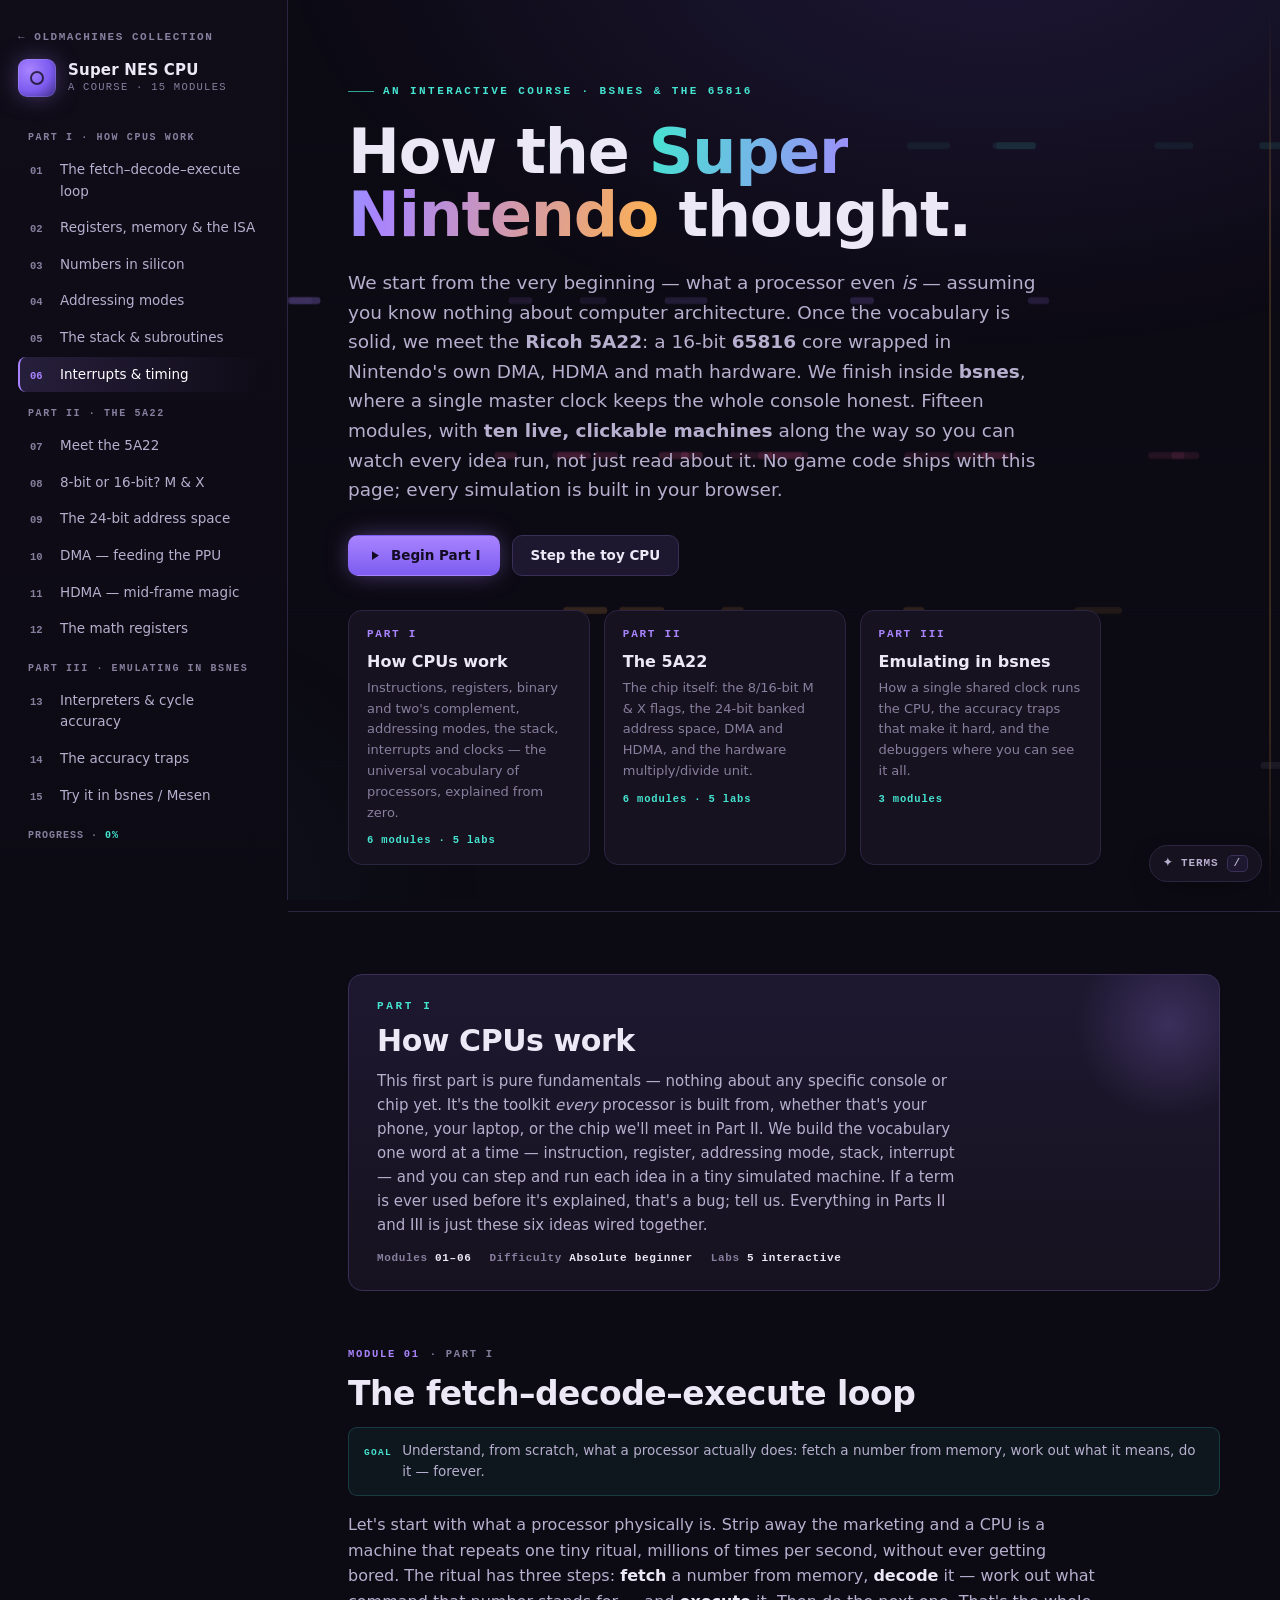
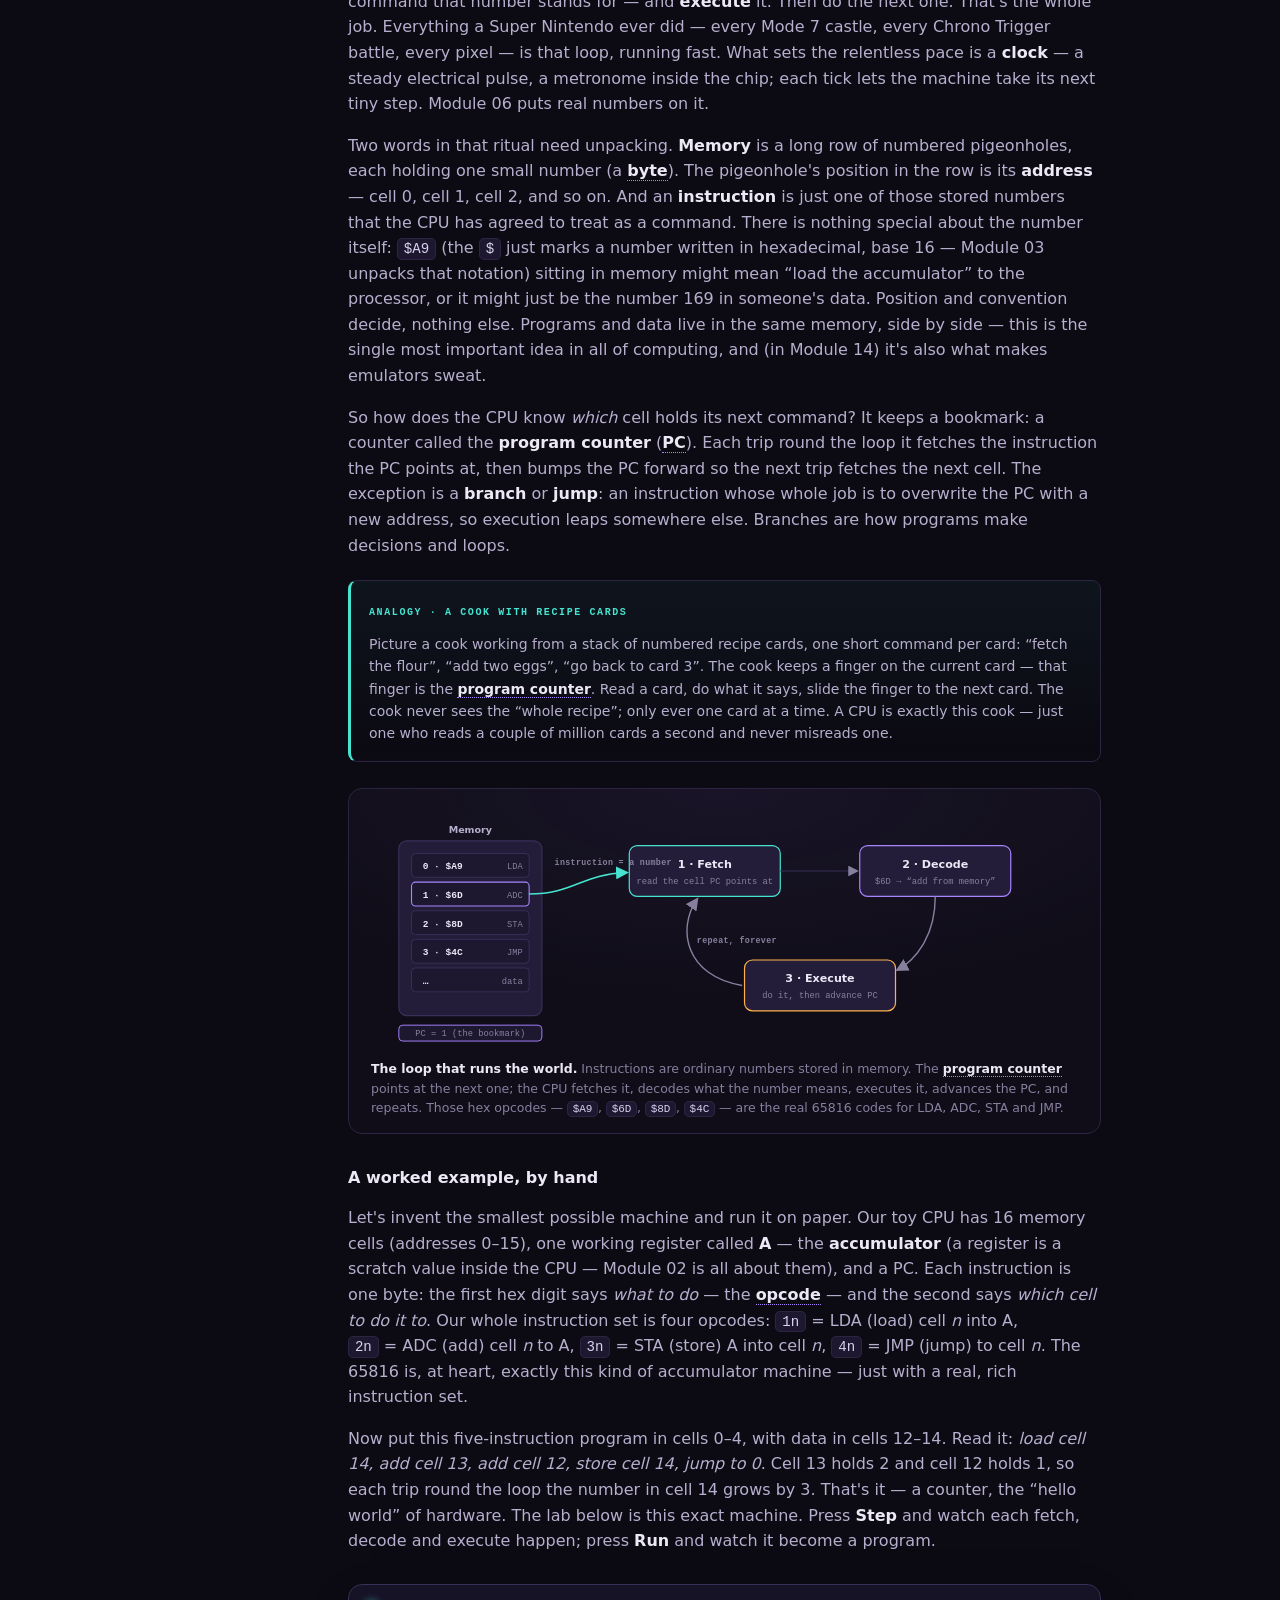
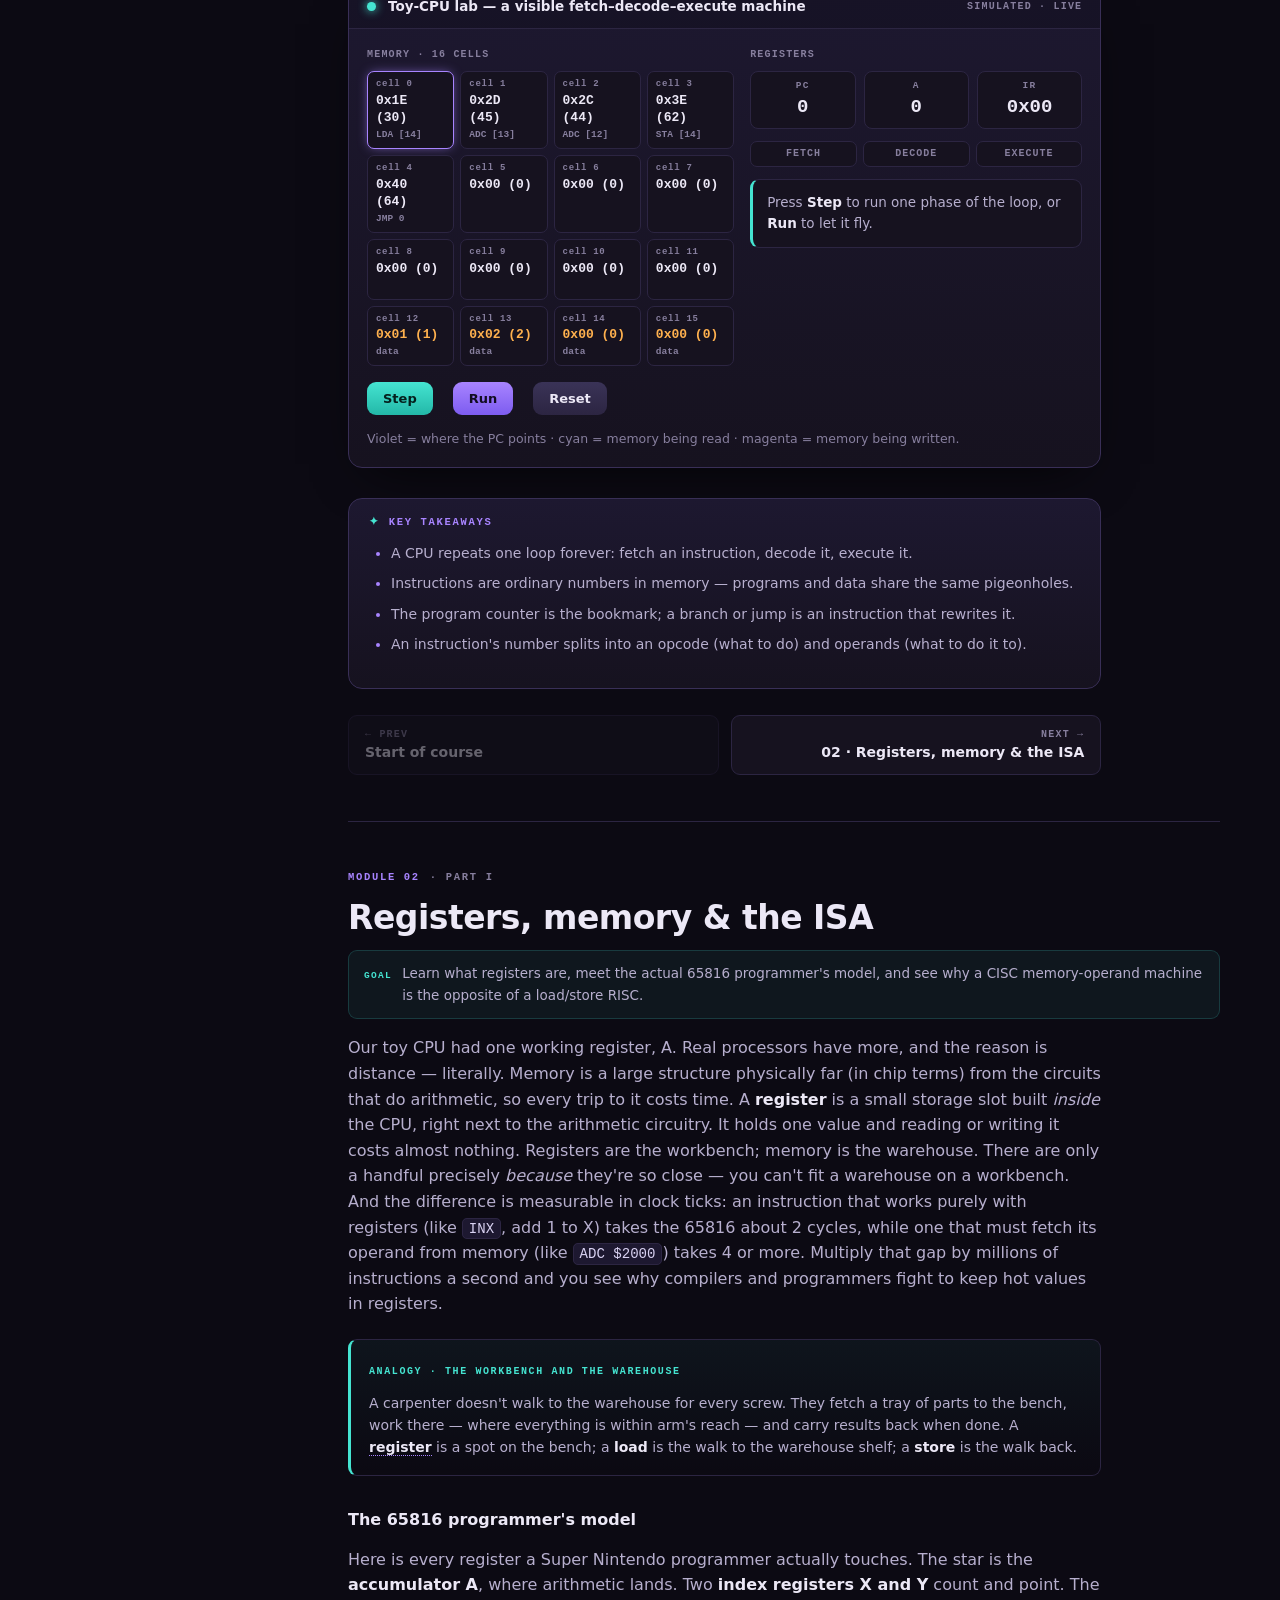
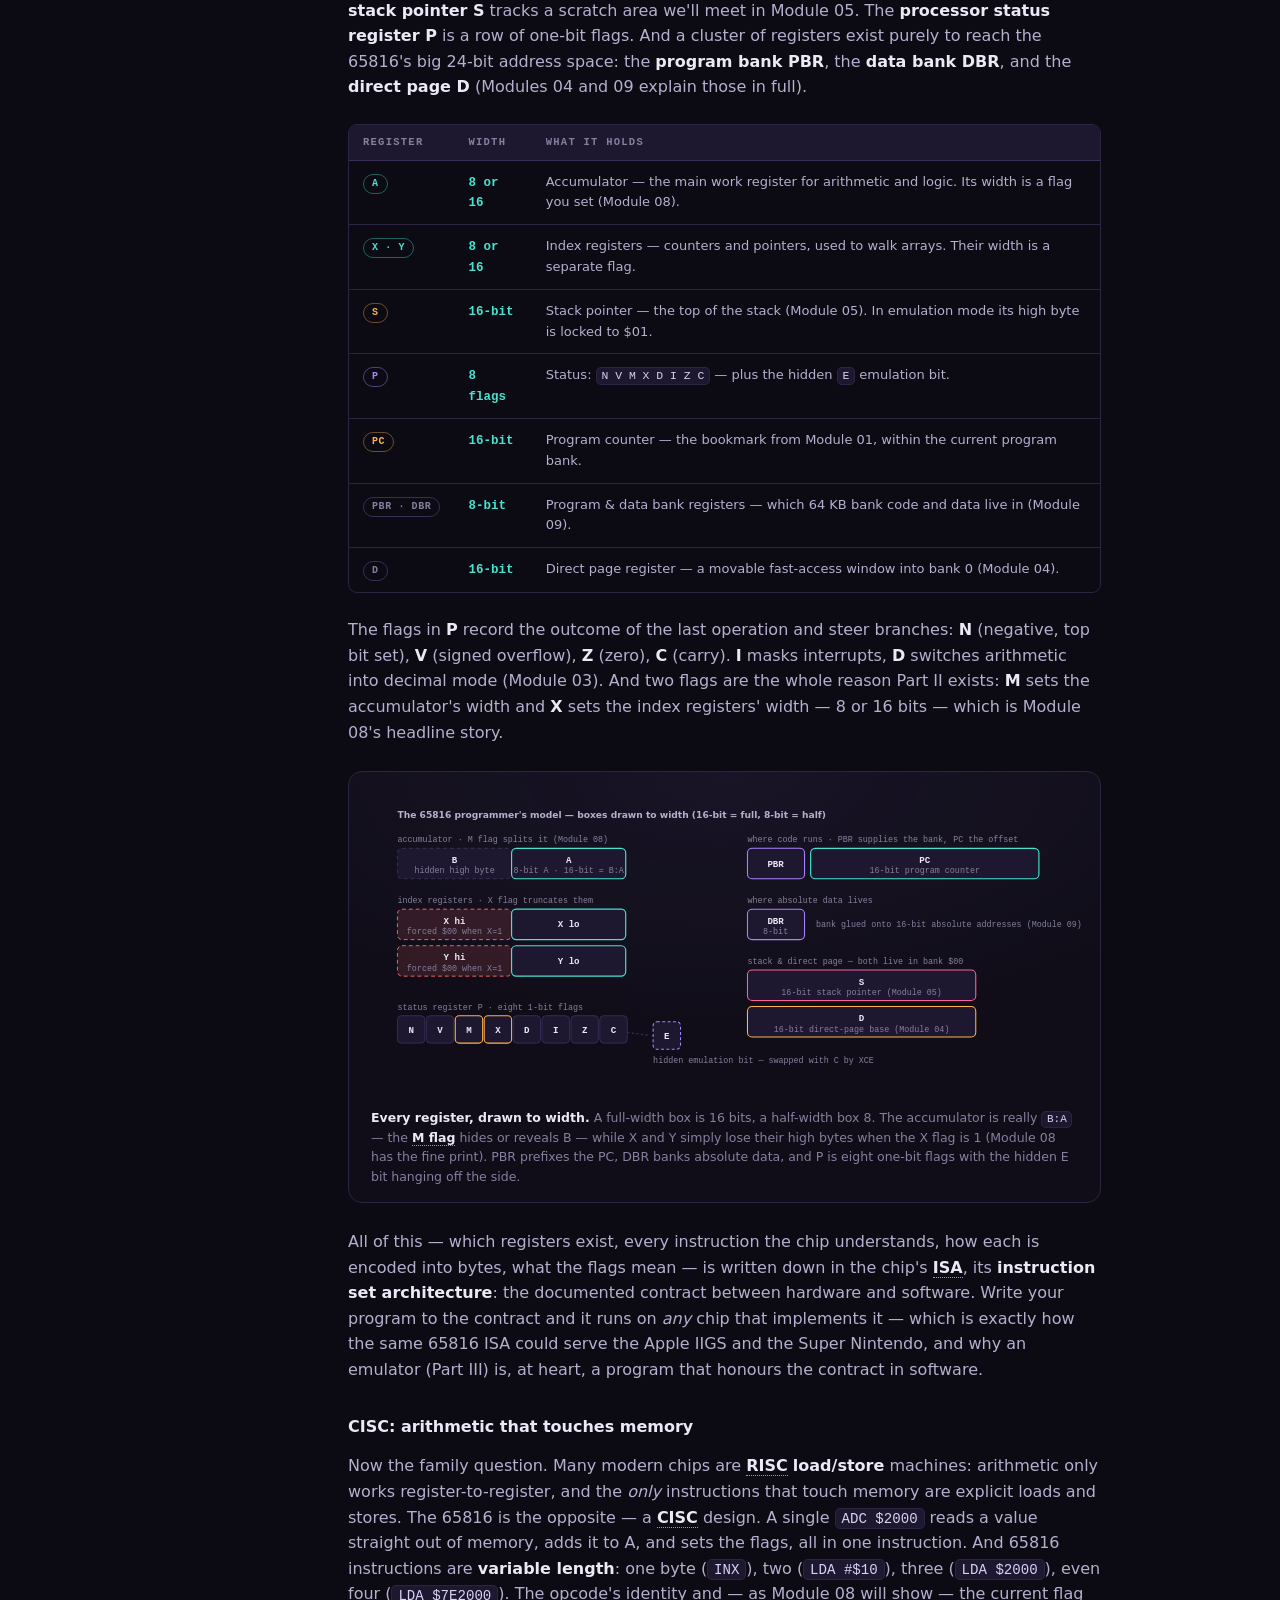
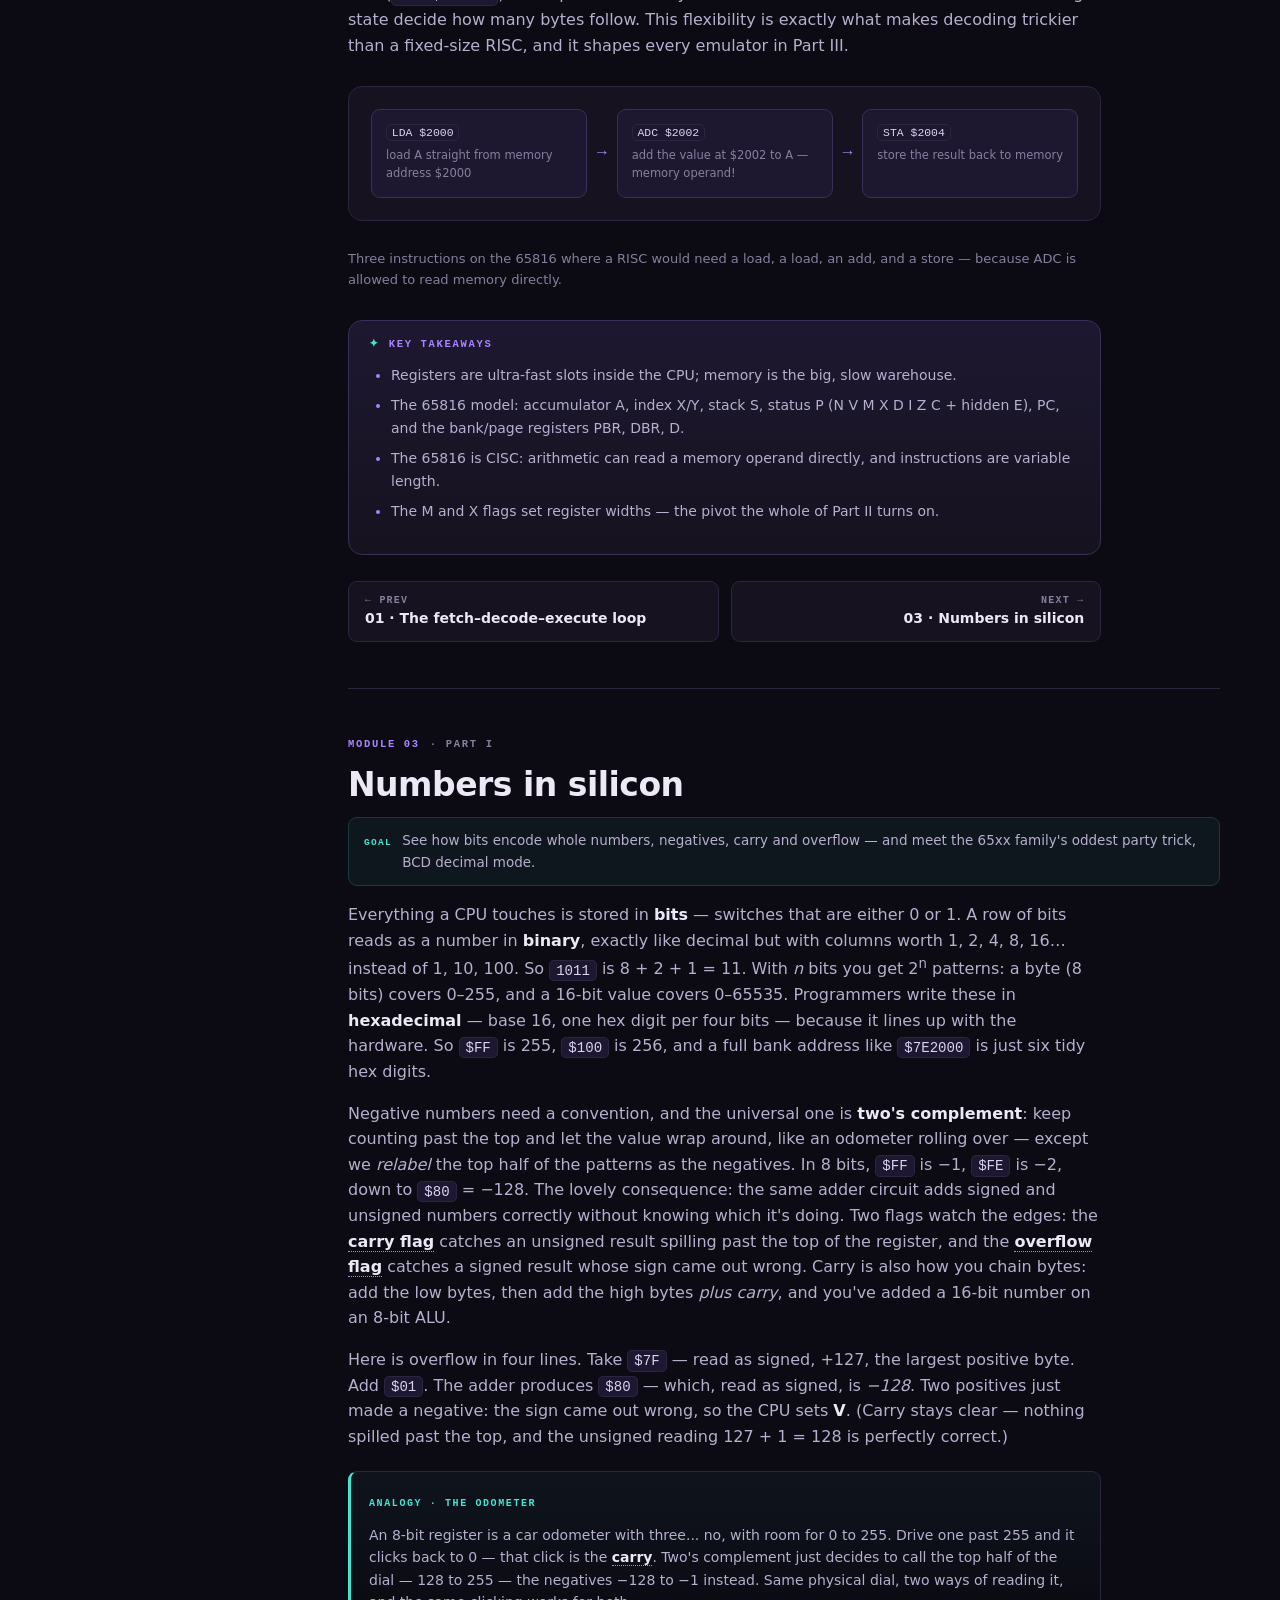
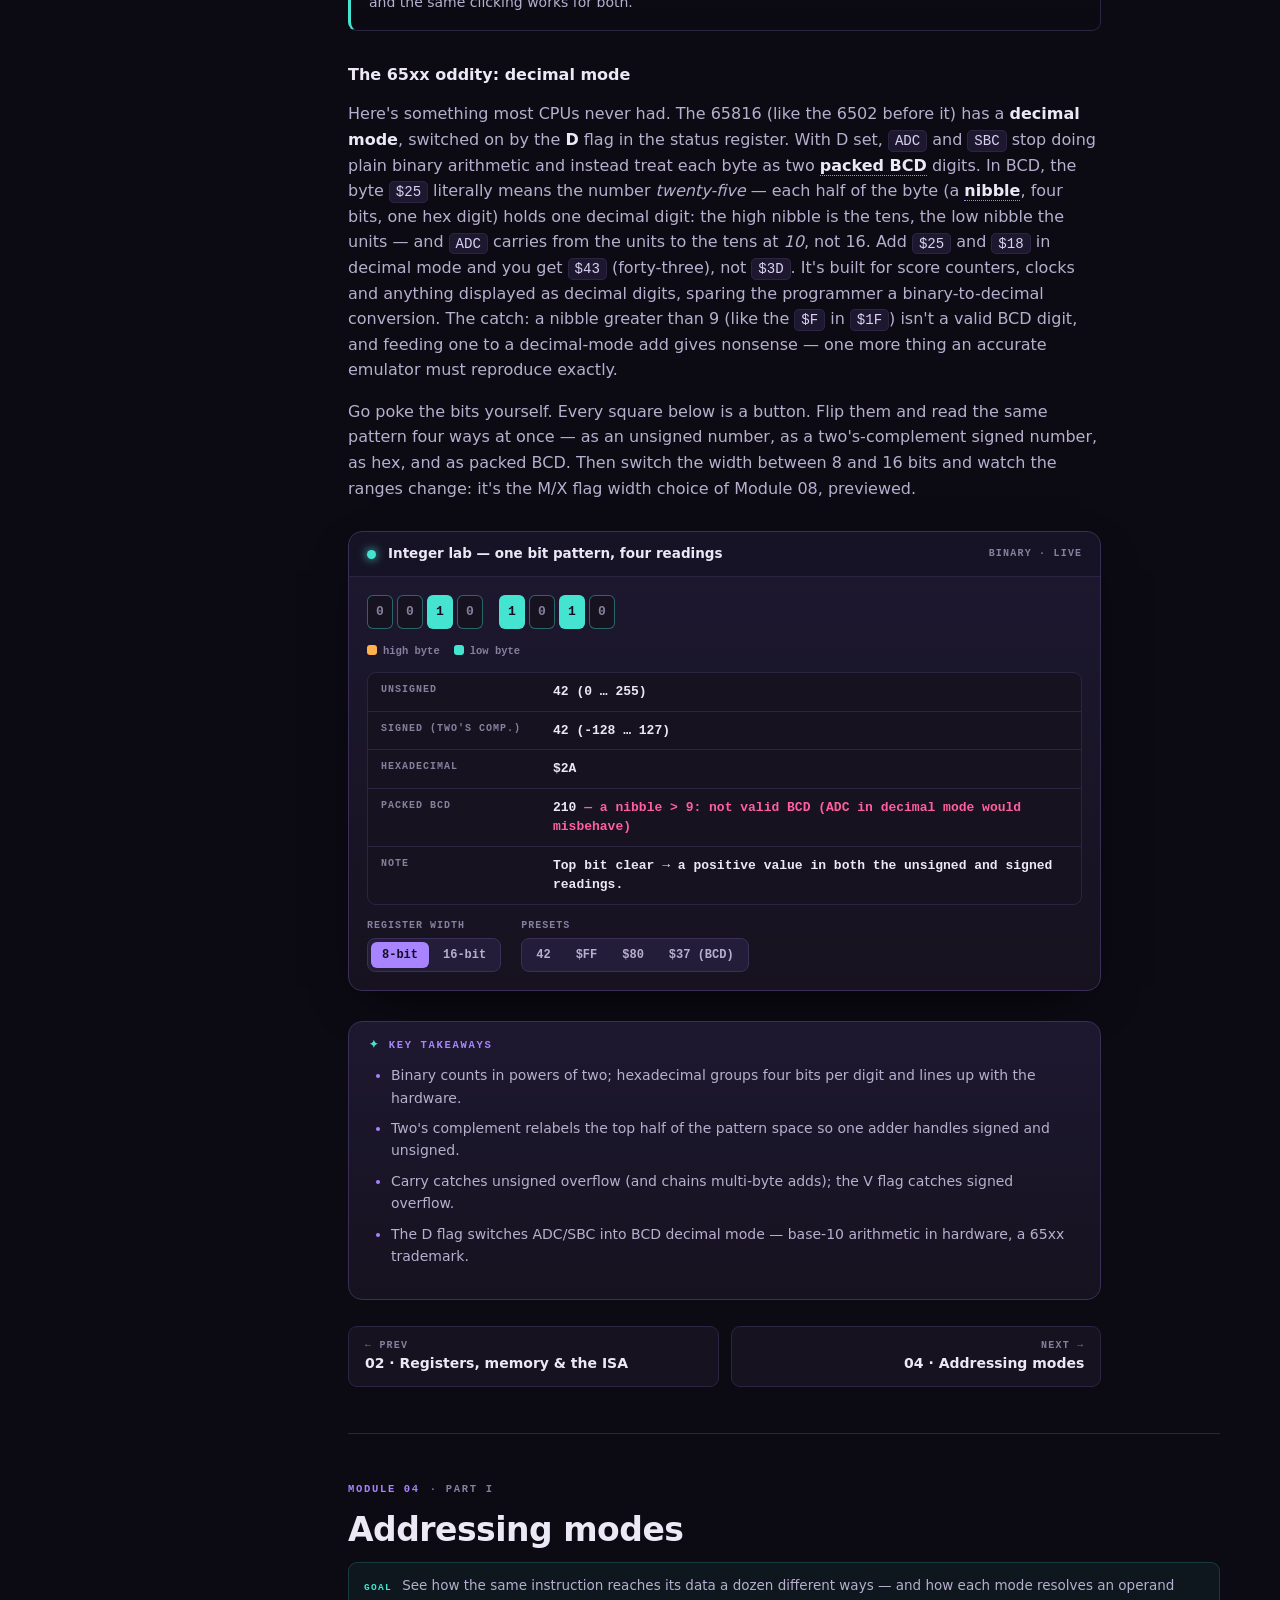
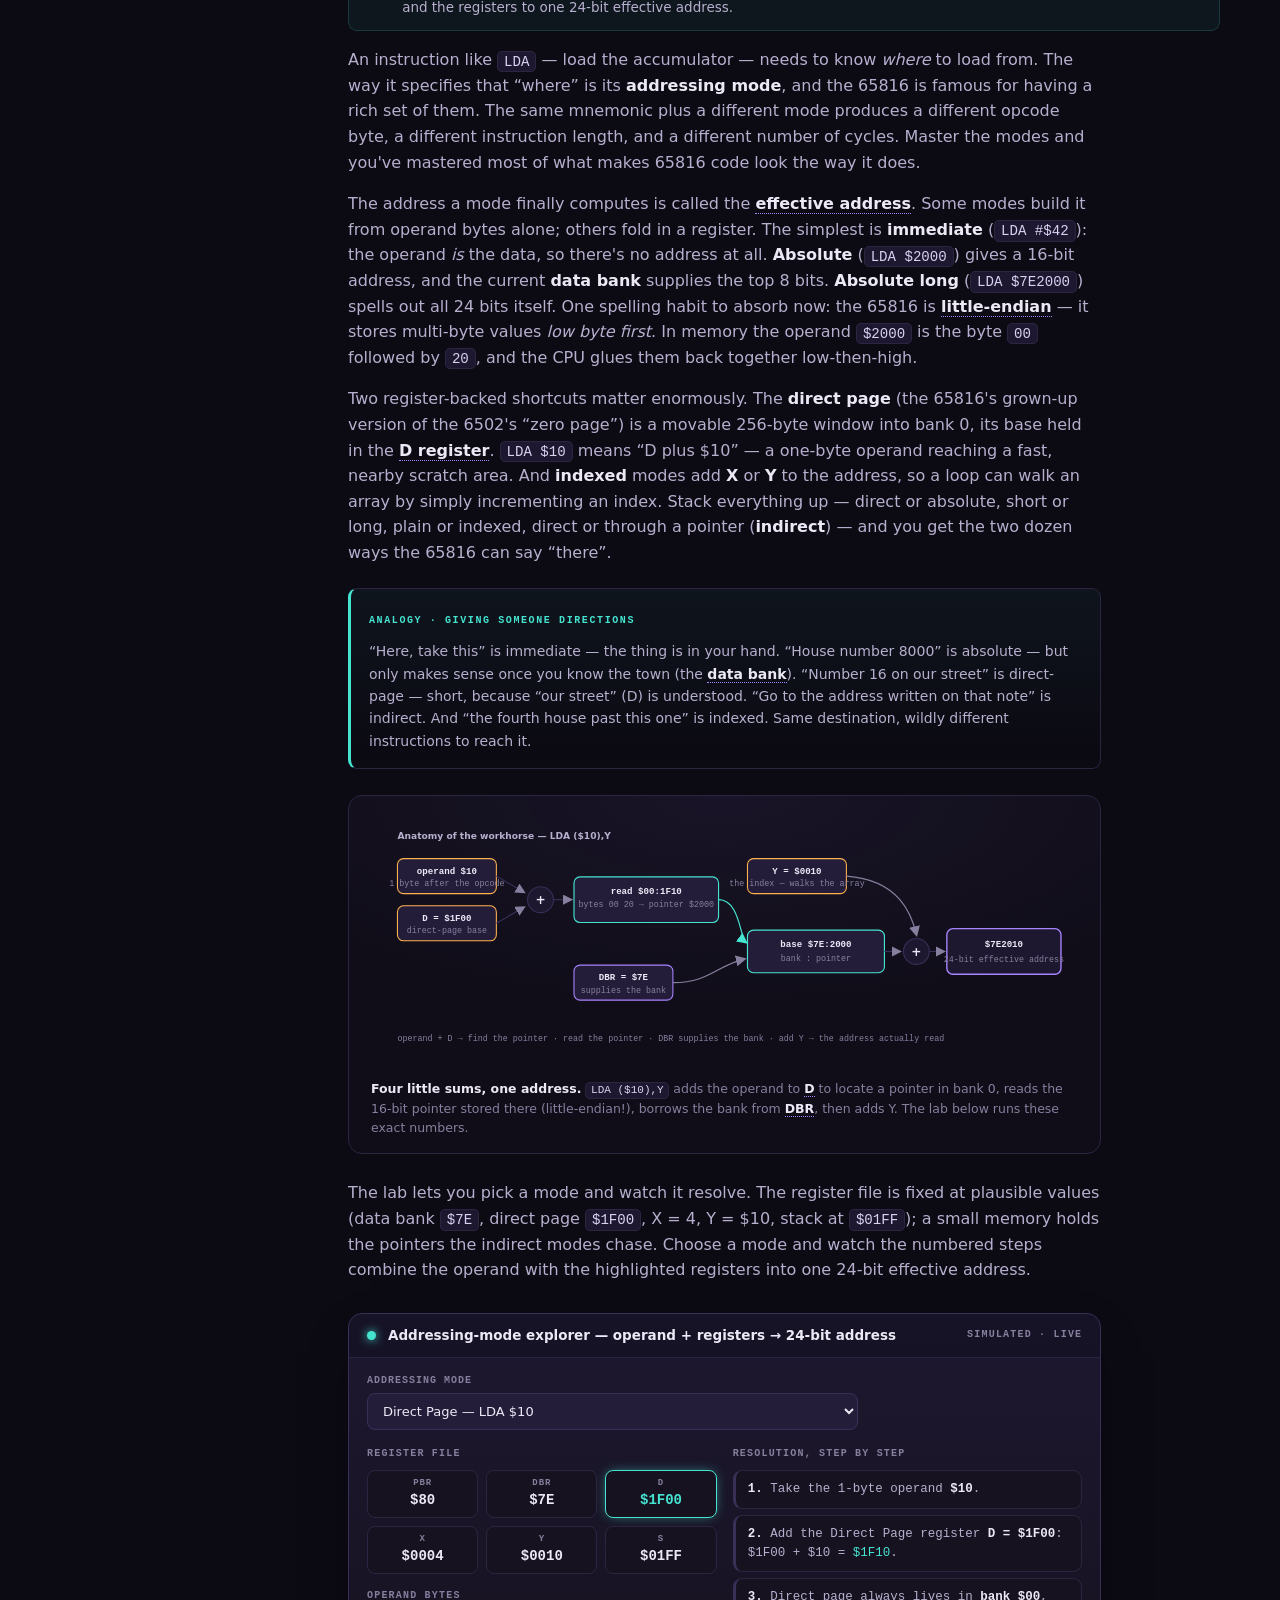
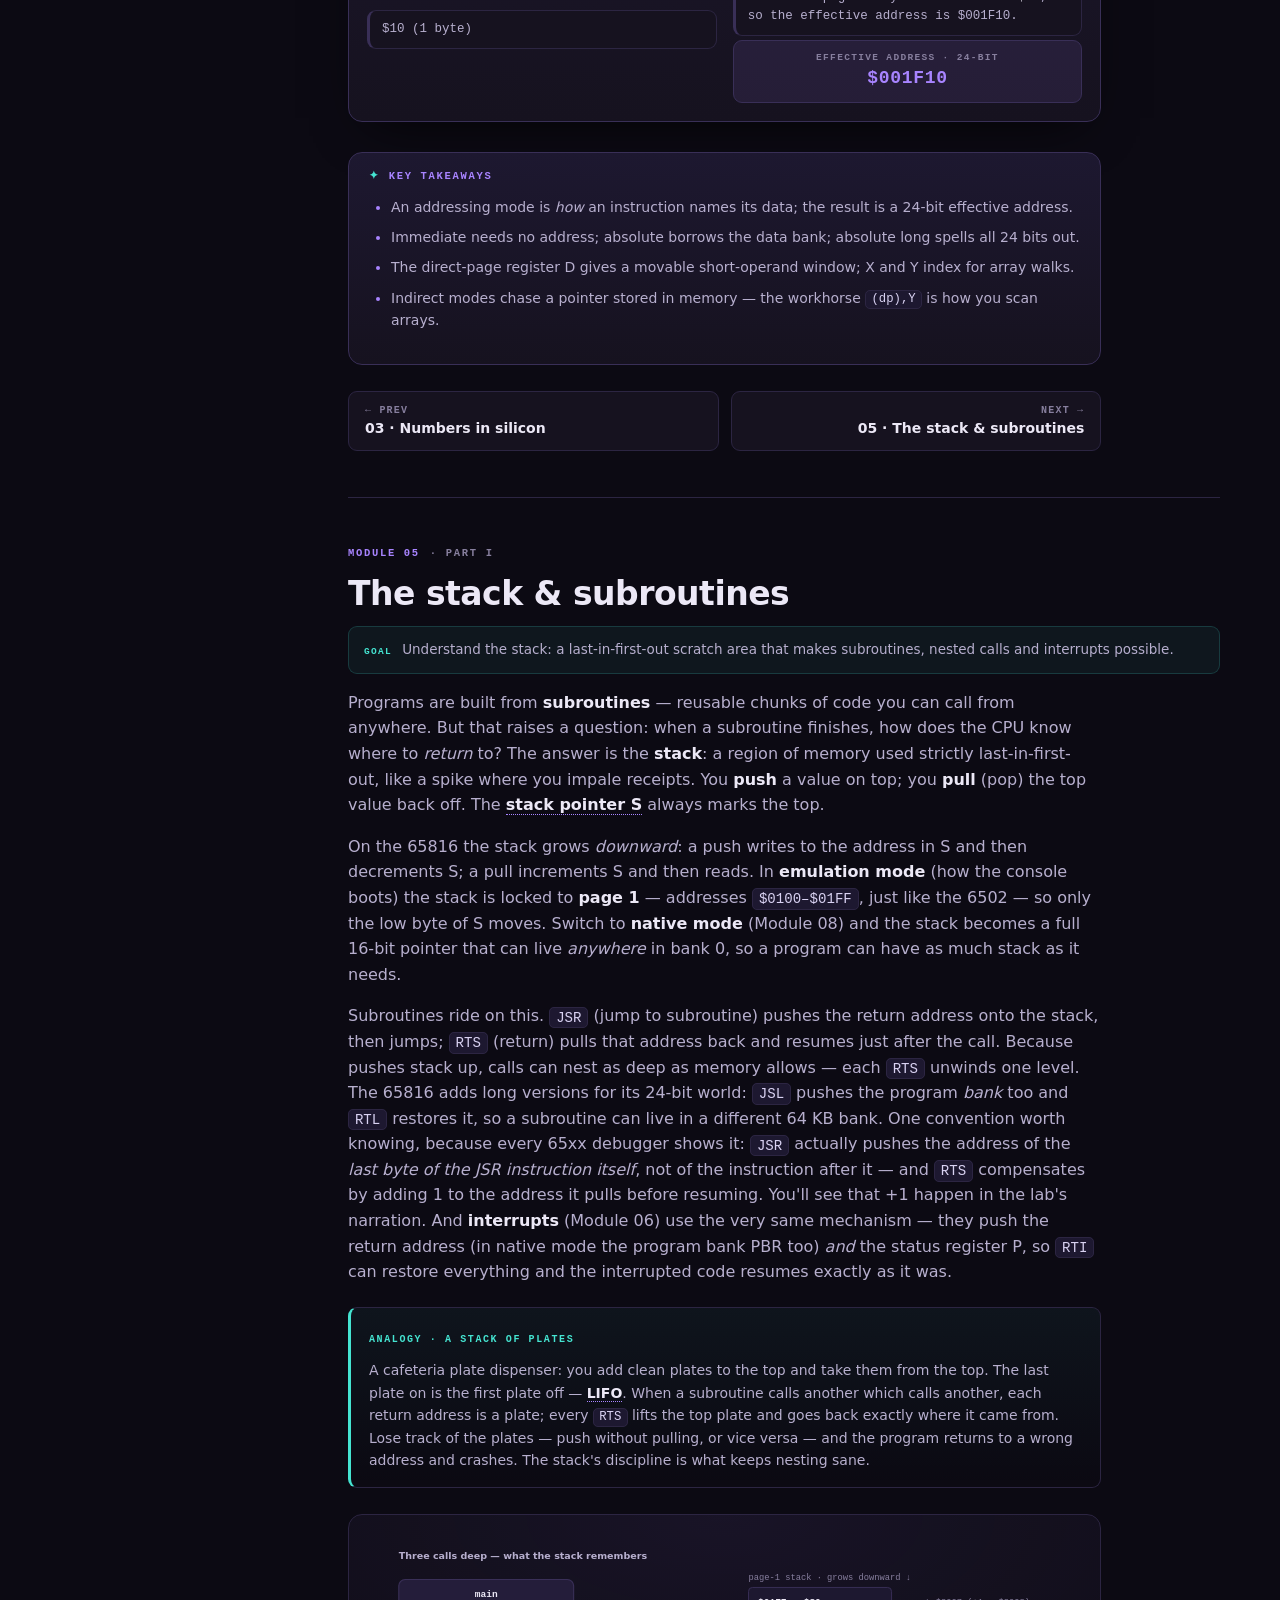
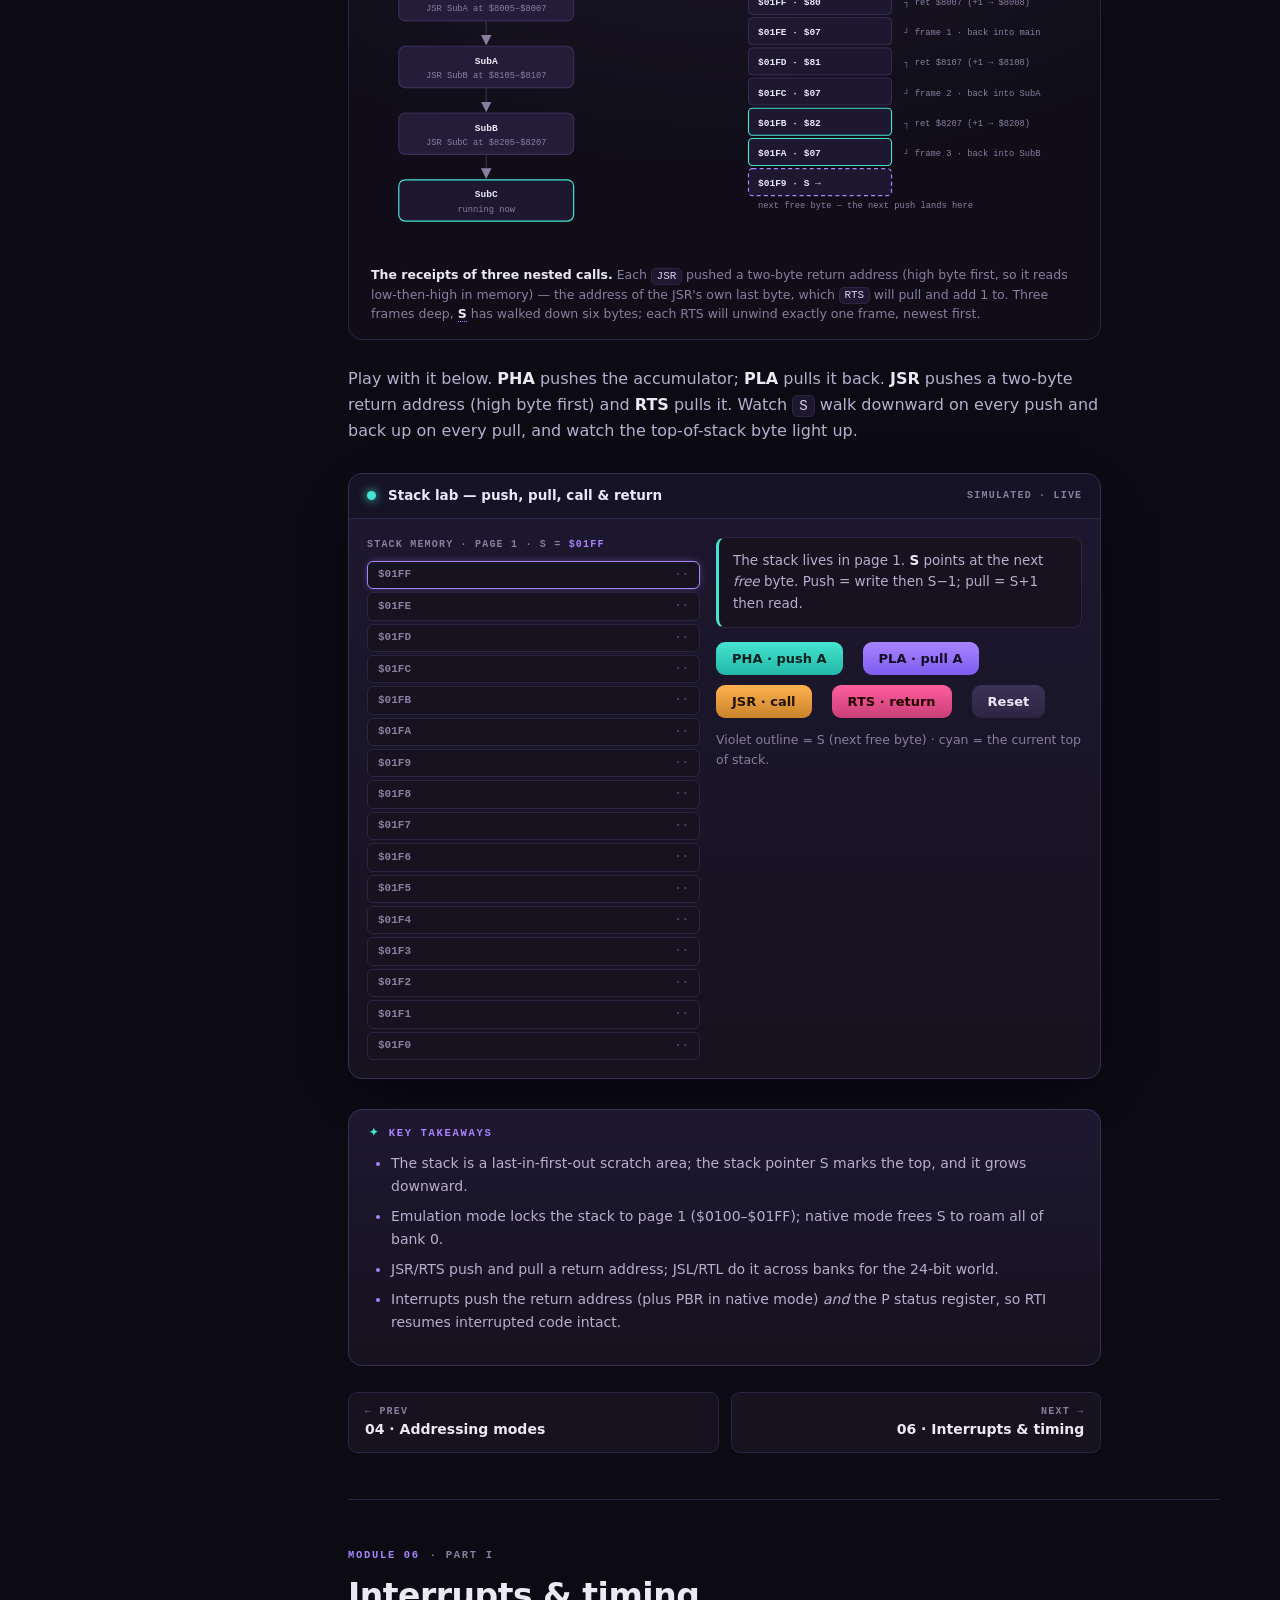
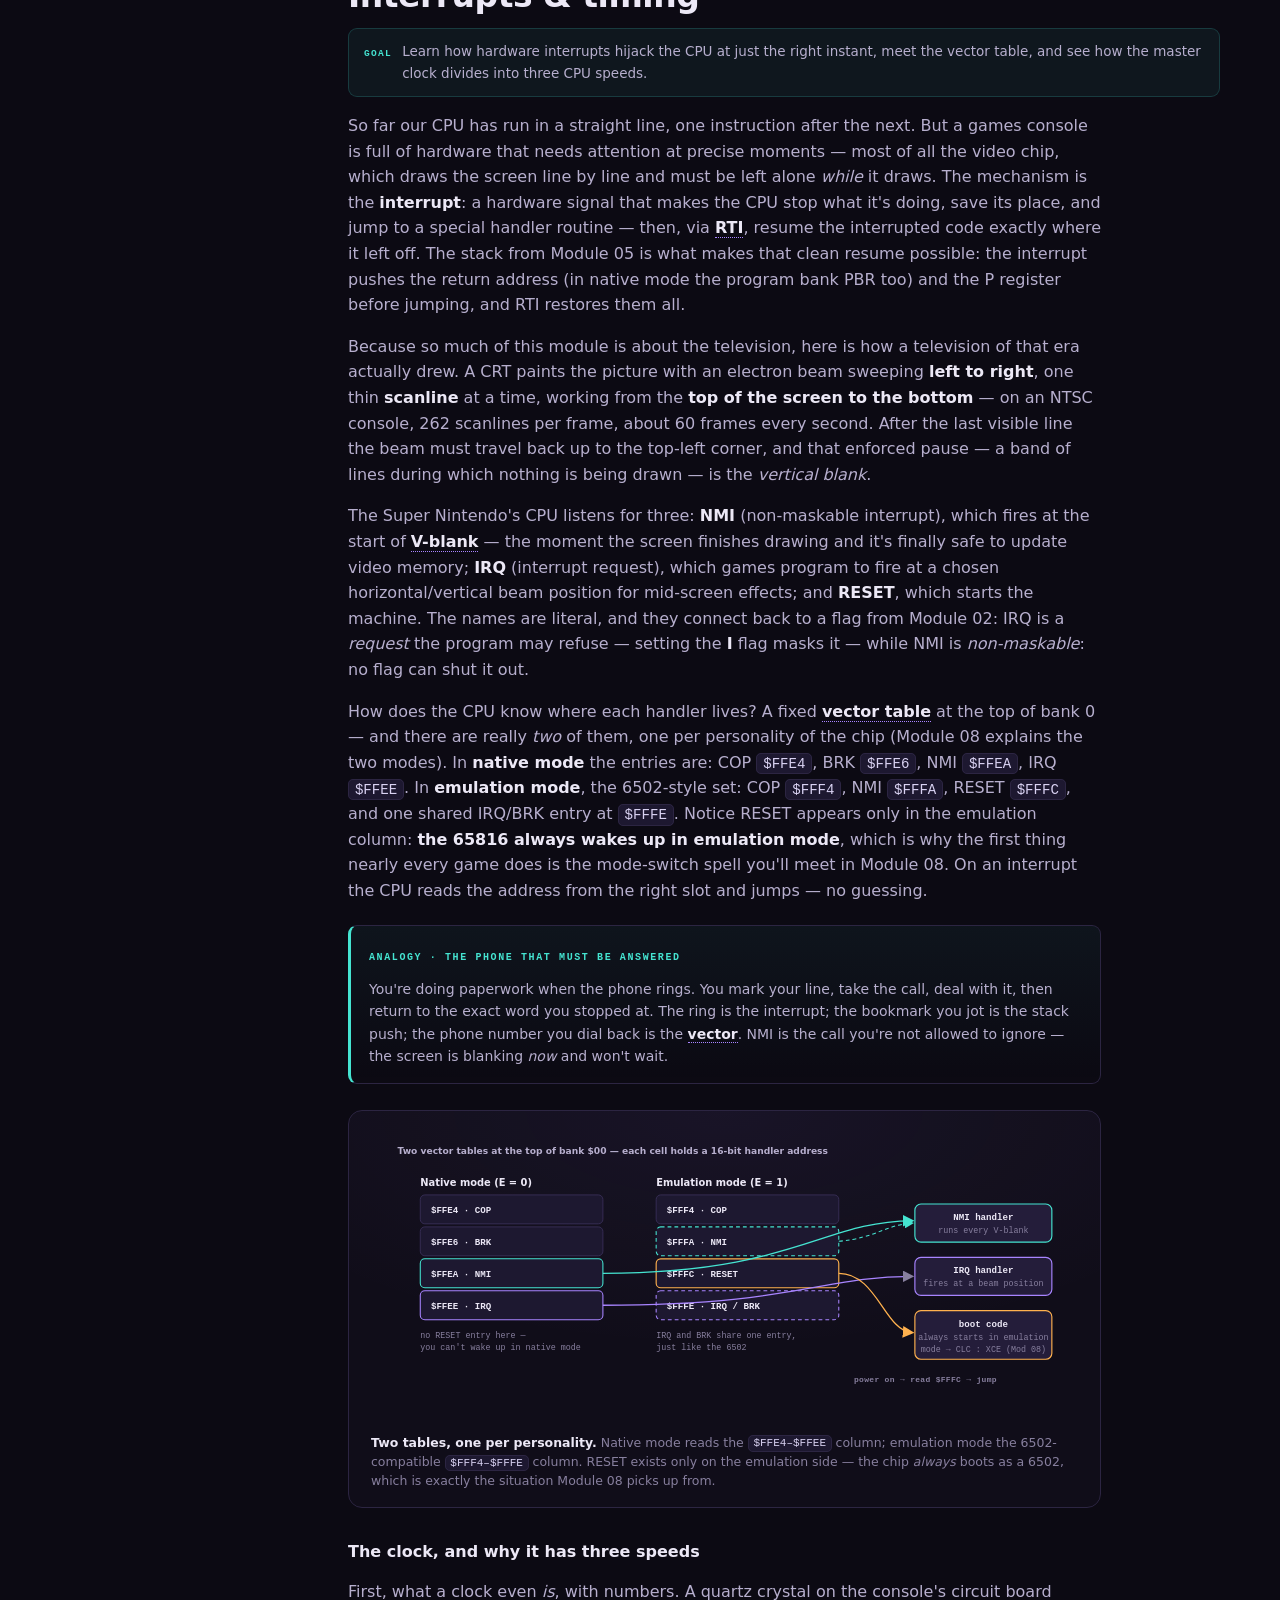
<file: cpu/index.html>
<!DOCTYPE html>
<html lang="en">
<head>
<meta charset="utf-8">
<meta name="viewport" content="width=device-width, initial-scale=1">
<title>Super NES CPU — a course on the 65816 &amp; the Ricoh 5A22</title>
<link rel="icon" href="data:image/svg+xml,%3Csvg xmlns=%27http://www.w3.org/2000/svg%27 viewBox=%270 0 32 32%27%3E%3Crect width=%2732%27 height=%2732%27 rx=%278%27 fill=%27%237d5cf0%27/%3E%3Ccircle cx=%2716%27 cy=%2716%27 r=%276%27 fill=%27none%27 stroke=%27%230c0a13%27 stroke-width=%273%27/%3E%3C/svg%3E">
<meta name="description" content="A hands-on course in three parts: how a CPU works from absolute zero, what makes the Super Nintendo's Ricoh 5A22 — a 65816 core plus Nintendo's on-die DMA, HDMA and math hardware — tick, and how bsnes emulates it cycle-for-cycle. Ten interactive labs across fifteen modules, all running in your browser.">
<link rel="stylesheet" href="styles.css">
</head>
<body>

<div class="progress" aria-hidden="true"><div class="fill" id="progress-fill"></div></div>
<button class="menu-btn" id="menu-btn" aria-label="Open contents">☰</button>
<div class="scrim" id="scrim"></div>

<div class="app">

  <!-- ================================================= SIDEBAR ============ -->
  <aside class="sidebar" id="sidebar">
    <a class="collection-link" href="https://oldmachines.github.io/">← oldmachines collection</a>
    <div class="brand">
      <div class="logo" aria-hidden="true"></div>
      <div>
        <h1>Super NES CPU</h1>
        <span class="sub">A course · 15 modules</span>
      </div>
    </div>

    <nav class="toc" aria-label="Course contents">
      <div class="toc-group">Part I · How CPUs work</div>
      <a href="#loop"><span class="n">01</span><span>The fetch–decode–execute loop</span></a>
      <a href="#registers"><span class="n">02</span><span>Registers, memory &amp; the ISA</span></a>
      <a href="#numbers"><span class="n">03</span><span>Numbers in silicon</span></a>
      <a href="#addressing"><span class="n">04</span><span>Addressing modes</span></a>
      <a href="#stack"><span class="n">05</span><span>The stack &amp; subroutines</span></a>
      <a href="#interrupts"><span class="n">06</span><span>Interrupts &amp; timing</span></a>

      <div class="toc-group">Part II · The 5A22</div>
      <a href="#a22"><span class="n">07</span><span>Meet the 5A22</span></a>
      <a href="#width"><span class="n">08</span><span>8-bit or 16-bit? M &amp; X</span></a>
      <a href="#banks"><span class="n">09</span><span>The 24-bit address space</span></a>
      <a href="#dma"><span class="n">10</span><span>DMA — feeding the PPU</span></a>
      <a href="#hdma"><span class="n">11</span><span>HDMA — mid-frame magic</span></a>
      <a href="#math"><span class="n">12</span><span>The math registers</span></a>

      <div class="toc-group">Part III · Emulating in bsnes</div>
      <a href="#interp"><span class="n">13</span><span>Interpreters &amp; cycle accuracy</span></a>
      <a href="#accuracy"><span class="n">14</span><span>The accuracy traps</span></a>
      <a href="#try"><span class="n">15</span><span>Try it in bsnes / Mesen</span></a>

      <div class="progress-note">Progress · <b id="pct">0%</b></div>
    </nav>
  </aside>

  <!-- ================================================= MAIN =============== -->
  <main class="main">

    <!-- ------------------------------------------------ HERO -------------- -->
    <header class="hero">
      <canvas id="hero-pipe" aria-hidden="true"></canvas>
      <div class="wrap">
        <div class="inner">
          <span class="eyebrow">An interactive course · bsnes &amp; the 65816</span>
          <h2>How the <span class="grad">Super Nintendo</span> thought.</h2>
          <p class="lede">
            We start from the very beginning — what a processor even
            <em>is</em> — assuming you know nothing about computer architecture.
            Once the vocabulary is solid, we meet the <strong>Ricoh 5A22</strong>:
            a 16-bit <strong>65816</strong> core wrapped in Nintendo's own DMA,
            HDMA and math hardware. We finish inside <strong>bsnes</strong>,
            where a single master clock keeps the whole console honest. Fifteen
            modules, with <strong>ten live, clickable machines</strong> along the
            way so you can watch every idea run, not just read about it. No game
            code ships with this page; every simulation is built in your browser.
          </p>
          <div class="cta-row">
            <a class="btn primary" href="#loop">
              <svg viewBox="0 0 24 24" fill="currentColor"><path d="M8 5v14l11-7z"/></svg>
              Begin Part I
            </a>
            <a class="btn" href="#lab-toycpu">Step the toy CPU</a>
          </div>

          <div class="arc-cards">
            <a class="arc" href="#part-1">
              <div class="an">PART I</div>
              <h4>How CPUs work</h4>
              <p>Instructions, registers, binary and two's complement, addressing modes, the stack, interrupts and clocks — the universal vocabulary of processors, explained from zero.</p>
              <div class="cnt">6 modules · 5 labs</div>
            </a>
            <a class="arc" href="#part-2">
              <div class="an">PART II</div>
              <h4>The 5A22</h4>
              <p>The chip itself: the 8/16-bit M &amp; X flags, the 24-bit banked address space, DMA and HDMA, and the hardware multiply/divide unit.</p>
              <div class="cnt">6 modules · 5 labs</div>
            </a>
            <a class="arc" href="#part-3">
              <div class="an">PART III</div>
              <h4>Emulating in bsnes</h4>
              <p>How a single shared clock runs the CPU, the accuracy traps that make it hard, and the debuggers where you can see it all.</p>
              <div class="cnt">3 modules</div>
            </a>
          </div>
        </div>
      </div>
    </header>

    <div class="wrap">

      <!-- ============================================ PART I ============== -->
      <section class="part" id="part-1">
        <div class="part-inner">
          <div class="kicker">Part I</div>
          <h3>How CPUs work</h3>
          <p>
            This first part is pure fundamentals — nothing about any specific
            console or chip yet. It's the toolkit <em>every</em> processor is
            built from, whether that's your phone, your laptop, or the chip
            we'll meet in Part II. We build the vocabulary one word at a time —
            instruction, register, addressing mode, stack, interrupt — and you
            can step and run each idea in a tiny simulated machine. If a term is
            ever used before it's explained, that's a bug; tell us. Everything
            in Parts II and III is just these six ideas wired together.
          </p>
          <div class="part-meta"><span>Modules <b>01–06</b></span><span>Difficulty <b>Absolute beginner</b></span><span>Labs <b>5 interactive</b></span></div>
        </div>
      </section>

      <!-- --- Module 01 --- -->
      <section class="doc" id="loop">
        <div class="mod-head">
          <span class="eye">Module 01 <span class="part-tag">· Part I</span></span>
          <h3>The fetch–decode–execute loop</h3>
          <div class="objective"><span class="lbl">Goal</span><span class="txt">Understand, from scratch, what a processor actually does: fetch a number from memory, work out what it means, do it — forever.</span></div>
        </div>
        <div class="prose">
          <p>
            Let's start with what a processor physically is. Strip away the
            marketing and a CPU is a machine that repeats one tiny ritual,
            millions of times per second, without ever getting bored. The
            ritual has three steps: <strong>fetch</strong> a number from
            memory, <strong>decode</strong> it — work out what command that
            number stands for — and <strong>execute</strong> it. Then do the
            next one. That's the whole job. Everything a Super Nintendo ever did
            — every Mode 7 castle, every Chrono Trigger battle, every pixel —
            is that loop, running fast. What sets the relentless pace is a
            <strong>clock</strong> — a steady electrical pulse, a metronome
            inside the chip; each tick lets the machine take its next tiny
            step. Module 06 puts real numbers on it.
          </p>
          <p>
            Two words in that ritual need unpacking. <strong>Memory</strong> is
            a long row of numbered pigeonholes, each holding one small number (a
            <span class="term" data-tip="Eight bits — the smallest chunk of memory a CPU normally addresses. One byte holds a number from 0 to 255.">byte</span>).
            The pigeonhole's position in the row is its
            <strong>address</strong> — cell 0, cell 1, cell 2, and so on. And an
            <strong>instruction</strong> is just one of those stored numbers
            that the CPU has agreed to treat as a command. There is nothing
            special about the number itself: <code>$A9</code> (the <code>$</code>
            just marks a number written in hexadecimal, base 16 — Module 03
            unpacks that notation) sitting in memory might mean &ldquo;load the
            accumulator&rdquo; to the processor, or it
            might just be the number 169 in someone's data. Position and
            convention decide, nothing else. Programs and data live in the same
            memory, side by side — this is the single most important idea in
            all of computing, and (in Module 14) it's also what makes emulators
            sweat.
          </p>
          <p>
            So how does the CPU know <em>which</em> cell holds its next
            command? It keeps a bookmark: a counter called the
            <strong>program counter</strong> (<span class="term" data-tip="The register holding the memory address of the next instruction to run. It normally steps forward one instruction at a time; a branch or jump rewrites it.">PC</span>).
            Each trip round the loop it fetches the instruction the PC points
            at, then bumps the PC forward so the next trip fetches the next
            cell. The exception is a <strong>branch</strong> or <strong>jump</strong>:
            an instruction whose whole job is to overwrite the PC with a new
            address, so execution leaps somewhere else. Branches are how
            programs make decisions and loops.
          </p>

          <div class="analogy">
            <span class="lbl">Analogy · A cook with recipe cards</span>
            <p>
              Picture a cook working from a stack of numbered recipe cards, one
              short command per card: &ldquo;fetch the flour&rdquo;, &ldquo;add
              two eggs&rdquo;, &ldquo;go back to card 3&rdquo;. The cook keeps a
              finger on the current card — that finger is the
              <span class="term" data-tip="The register holding the address of the next instruction — the CPU's bookmark into memory.">program counter</span>.
              Read a card, do what it says, slide the finger to the next card.
              The cook never sees the &ldquo;whole recipe&rdquo;; only ever one
              card at a time. A CPU is exactly this cook — just one who reads a
              couple of million cards a second and never misreads one.
            </p>
          </div>

          <figure class="figure">
            <svg viewBox="0 0 900 300" role="img" aria-label="The fetch, decode, execute cycle reading instructions from memory">
              <defs><marker id="m1a" markerWidth="9" markerHeight="9" refX="7" refY="4.5" orient="auto"><path d="M0 0 L9 4.5 L0 9 z" fill="#877f9e"/></marker><marker id="m1c" markerWidth="9" markerHeight="9" refX="7" refY="4.5" orient="auto"><path d="M0 0 L9 4.5 L0 9 z" fill="#45e4d1"/></marker></defs>
              <rect x="40" y="40" width="180" height="220" rx="10" class="d-fill-panel2 d-stroke-line" stroke-width="1.5"/>
              <text x="130" y="30" text-anchor="middle" class="d-tag">Memory</text>
              <rect x="56" y="56"  width="148" height="30" rx="5" class="d-cell"/><text x="70" y="76" class="d-num">0 · $A9</text><text x="196" y="76" text-anchor="end" class="d-sub">LDA</text>
              <rect x="56" y="92"  width="148" height="30" rx="5" class="d-fill-panel d-violet-s" stroke-width="1.4"/><text x="70" y="112" class="d-num">1 · $6D</text><text x="196" y="112" text-anchor="end" class="d-sub">ADC</text>
              <rect x="56" y="128" width="148" height="30" rx="5" class="d-cell"/><text x="70" y="148" class="d-num">2 · $8D</text><text x="196" y="148" text-anchor="end" class="d-sub">STA</text>
              <rect x="56" y="164" width="148" height="30" rx="5" class="d-cell"/><text x="70" y="184" class="d-num">3 · $4C</text><text x="196" y="184" text-anchor="end" class="d-sub">JMP</text>
              <rect x="56" y="200" width="148" height="30" rx="5" class="d-cell"/><text x="70" y="220" class="d-num">…</text><text x="196" y="220" text-anchor="end" class="d-sub">data</text>
              <rect x="40" y="272" width="180" height="20" rx="5" class="d-fill-panel d-violet-s" stroke-width="1.2"/>
              <text x="130" y="286" text-anchor="middle" class="d-sub d-violet">PC = 1  (the bookmark)</text>
              <rect x="330" y="46" width="190" height="64" rx="10" class="d-fill-panel2 d-cyan-s" stroke-width="1.5"/>
              <text x="425" y="74" text-anchor="middle" class="d-label" style="font-size:14px">1 · Fetch</text>
              <text x="425" y="94" text-anchor="middle" class="d-sub">read the cell PC points at</text>
              <rect x="620" y="46" width="190" height="64" rx="10" class="d-fill-panel2 d-violet-s" stroke-width="1.5"/>
              <text x="715" y="74" text-anchor="middle" class="d-label" style="font-size:14px">2 · Decode</text>
              <text x="715" y="94" text-anchor="middle" class="d-sub">$6D → &ldquo;add from memory&rdquo;</text>
              <rect x="475" y="190" width="190" height="64" rx="10" class="d-fill-panel2 d-amber-s" stroke-width="1.5"/>
              <text x="570" y="218" text-anchor="middle" class="d-label" style="font-size:14px">3 · Execute</text>
              <text x="570" y="238" text-anchor="middle" class="d-sub">do it, then advance PC</text>
              <line x1="520" y1="78" x2="616" y2="78" class="d-axis" stroke-width="1.8" marker-end="url(#m1a)"/>
              <path d="M 715 110 C 715 160, 690 190, 668 202" fill="none" stroke="#877f9e" stroke-width="1.8" marker-end="url(#m1a)"/>
              <path d="M 472 222 C 400 210, 390 150, 415 114" fill="none" stroke="#877f9e" stroke-width="1.8" marker-end="url(#m1a)"/>
              <text x="415" y="168" class="d-flow">repeat, forever</text>
              <path d="M 204 107 C 260 107, 270 82, 326 80" fill="none" stroke="#45e4d1" stroke-width="1.8" marker-end="url(#m1c)"/>
              <text x="236" y="70" class="d-flow d-cyan">instruction = a number</text>
            </svg>
            <figcaption class="fig-cap"><strong>The loop that runs the world.</strong> Instructions are ordinary numbers stored in memory. The <span class="term" data-tip="The register holding the address of the next instruction to run.">program counter</span> points at the next one; the CPU fetches it, decodes what the number means, executes it, advances the PC, and repeats. Those hex opcodes — <code>$A9</code>, <code>$6D</code>, <code>$8D</code>, <code>$4C</code> — are the real 65816 codes for LDA, ADC, STA and JMP.</figcaption>
          </figure>

          <h4>A worked example, by hand</h4>
          <p>
            Let's invent the smallest possible machine and run it on paper. Our
            toy CPU has 16 memory cells (addresses 0–15), one working register
            called <strong>A</strong> — the <strong>accumulator</strong> (a
            register is a scratch value inside the CPU — Module 02 is all about
            them), and a PC. Each instruction is one byte: the first hex digit
            says <em>what to do</em> — the
            <span class="term" data-tip="The part of an instruction's number that names the operation — 'load', 'add', 'store', 'jump'. The rest of the bits are its operands.">opcode</span>
            — and the second says <em>which cell to do it to</em>. Our whole
            instruction set is four opcodes: <code>1n</code>&nbsp;=&nbsp;LDA
            (load) cell&nbsp;<em>n</em> into A, <code>2n</code>&nbsp;=&nbsp;ADC
            (add) cell&nbsp;<em>n</em> to A, <code>3n</code>&nbsp;=&nbsp;STA
            (store) A into cell&nbsp;<em>n</em>, <code>4n</code>&nbsp;=&nbsp;JMP
            (jump) to cell&nbsp;<em>n</em>. The 65816 is, at heart, exactly this
            kind of accumulator machine — just with a real, rich instruction
            set.
          </p>
          <p>
            Now put this five-instruction program in cells 0–4, with data in
            cells 12–14. Read it: <em>load cell 14, add cell 13, add cell 12,
            store cell 14, jump to 0</em>. Cell 13 holds 2 and cell 12 holds 1,
            so each trip round the loop the number in cell 14 grows by 3. That's
            it — a counter, the &ldquo;hello world&rdquo; of hardware. The lab
            below is this exact machine. Press <strong>Step</strong> and watch
            each fetch, decode and execute happen; press <strong>Run</strong>
            and watch it become a program.
          </p>

          <div class="lab" id="lab-toycpu">
            <div class="lab-head"><span class="dot"></span><span class="title">Toy-CPU lab — a visible fetch–decode–execute machine</span><span class="badge">simulated · live</span></div>
            <div class="lab-body">
              <div class="tc-cols">
                <div>
                  <div class="lab-sub" style="margin-bottom:8px">Memory · 16 cells</div>
                  <div class="tc-mem" data-tc-mem aria-label="Toy CPU memory cells"></div>
                </div>
                <div>
                  <div class="lab-sub" style="margin-bottom:8px">Registers</div>
                  <div class="tc-regs" data-tc-regs></div>
                  <div class="tc-phase" data-tc-phase aria-hidden="true">
                    <span data-phase="fetch">Fetch</span><span data-phase="decode">Decode</span><span data-phase="execute">Execute</span>
                  </div>
                  <div class="tc-narrate" data-tc-narrate aria-live="polite">Press <b>Step</b> to run one phase of the loop, or <b>Run</b> to let it fly.</div>
                </div>
              </div>
              <div class="controls">
                <button class="play-btn" data-tc-step>Step</button>
                <button class="play-btn" data-tc-run style="background:linear-gradient(180deg,#a884ff,#7d5cf0);color:#120c22">Run</button>
                <button class="play-btn" data-tc-reset style="background:linear-gradient(180deg,#3a3357,#2c2542);color:var(--ink)">Reset</button>
                <span style="font-size:12.5px;color:var(--muted)">Violet = where the PC points · cyan = memory being read · magenta = memory being written.</span>
              </div>
            </div>
          </div>

          <div class="takeaway">
            <div class="th">Key takeaways</div>
            <ul>
              <li>A CPU repeats one loop forever: fetch an instruction, decode it, execute it.</li>
              <li>Instructions are ordinary numbers in memory — programs and data share the same pigeonholes.</li>
              <li>The program counter is the bookmark; a branch or jump is an instruction that rewrites it.</li>
              <li>An instruction's number splits into an opcode (what to do) and operands (what to do it to).</li>
            </ul>
          </div>

          <div class="mod-nav">
            <a class="disabled" aria-disabled="true"><span class="dir">← Prev</span><span class="ttl">Start of course</span></a>
            <a class="next" href="#registers"><span class="dir">Next →</span><span class="ttl">02 · Registers, memory &amp; the ISA</span></a>
          </div>
        </div>
      </section>

      <!-- --- Module 02 --- -->
      <section class="doc" id="registers">
        <div class="mod-head">
          <span class="eye">Module 02 <span class="part-tag">· Part I</span></span>
          <h3>Registers, memory &amp; the ISA</h3>
          <div class="objective"><span class="lbl">Goal</span><span class="txt">Learn what registers are, meet the actual 65816 programmer's model, and see why a CISC memory-operand machine is the opposite of a load/store RISC.</span></div>
        </div>
        <div class="prose">
          <p>
            Our toy CPU had one working register, A. Real processors have more,
            and the reason is distance — literally. Memory is a large structure
            physically far (in chip terms) from the circuits that do arithmetic,
            so every trip to it costs time. A <strong>register</strong> is a
            small storage slot built <em>inside</em> the CPU, right next to the
            arithmetic circuitry. It holds one value and reading or writing it
            costs almost nothing. Registers are the workbench; memory is the
            warehouse. There are only a handful precisely <em>because</em>
            they're so close — you can't fit a warehouse on a workbench. And the
            difference is measurable in clock ticks: an instruction that works
            purely with registers (like <code>INX</code>, add 1 to X) takes the
            65816 about 2 cycles, while one that must fetch its operand from
            memory (like <code>ADC $2000</code>) takes 4 or more. Multiply that
            gap by millions of instructions a second and you see why compilers
            and programmers fight to keep hot values in registers.
          </p>

          <div class="analogy">
            <span class="lbl">Analogy · The workbench and the warehouse</span>
            <p>
              A carpenter doesn't walk to the warehouse for every screw. They
              fetch a tray of parts to the bench, work there — where everything
              is within arm's reach — and carry results back when done. A
              <span class="term" data-tip="A small, ultra-fast storage slot inside the CPU itself. On the 65816 the accumulator and index registers are where work happens.">register</span>
              is a spot on the bench; a <strong>load</strong> is the walk to the
              warehouse shelf; a <strong>store</strong> is the walk back.
            </p>
          </div>

          <h4>The 65816 programmer's model</h4>
          <p>
            Here is every register a Super Nintendo programmer actually touches.
            The star is the <strong>accumulator A</strong>, where arithmetic
            lands. Two <strong>index registers X and Y</strong> count and point.
            The <strong>stack pointer S</strong> tracks a scratch area we'll
            meet in Module 05. The <strong>processor status register P</strong>
            is a row of one-bit flags. And a cluster of registers exist purely
            to reach the 65816's big 24-bit address space: the
            <strong>program bank PBR</strong>, the <strong>data bank DBR</strong>,
            and the <strong>direct page D</strong> (Modules 04 and 09 explain
            those in full).
          </p>

          <div class="tbl-wrap">
            <table>
              <thead><tr><th>Register</th><th>Width</th><th>What it holds</th></tr></thead>
              <tbody>
                <tr><td><span class="pill ax">A</span></td><td><span class="crc">8 or 16</span></td><td>Accumulator — the main work register for arithmetic and logic. Its width is a flag you set (Module 08).</td></tr>
                <tr><td><span class="pill ax">X · Y</span></td><td><span class="crc">8 or 16</span></td><td>Index registers — counters and pointers, used to walk arrays. Their width is a separate flag.</td></tr>
                <tr><td><span class="pill zelda">S</span></td><td><span class="crc">16-bit</span></td><td>Stack pointer — the top of the stack (Module 05). In emulation mode its high byte is locked to $01.</td></tr>
                <tr><td><span class="pill axwii">P</span></td><td><span class="crc">8 flags</span></td><td>Status: <code>N V M X D I Z C</code> — plus the hidden <code>E</code> emulation bit.</td></tr>
                <tr><td><span class="pill zelda">PC</span></td><td><span class="crc">16-bit</span></td><td>Program counter — the bookmark from Module 01, within the current program bank.</td></tr>
                <tr><td><span class="pill util">PBR · DBR</span></td><td><span class="crc">8-bit</span></td><td>Program &amp; data bank registers — which 64 KB bank code and data live in (Module 09).</td></tr>
                <tr><td><span class="pill util">D</span></td><td><span class="crc">16-bit</span></td><td>Direct page register — a movable fast-access window into bank 0 (Module 04).</td></tr>
              </tbody>
            </table>
          </div>

          <p>
            The flags in <strong>P</strong> record the outcome of the last
            operation and steer branches: <strong>N</strong> (negative, top bit
            set), <strong>V</strong> (signed overflow), <strong>Z</strong>
            (zero), <strong>C</strong> (carry). <strong>I</strong> masks
            interrupts, <strong>D</strong> switches arithmetic into decimal mode
            (Module 03). And two flags are the whole reason Part II exists:
            <strong>M</strong> sets the accumulator's width and <strong>X</strong>
            sets the index registers' width — 8 or 16 bits — which is Module 08's
            headline story.
          </p>

          <figure class="figure">
            <svg viewBox="0 0 940 400" role="img" aria-label="The 65816 programmer's model: every register drawn to its true width, with the P flag cells and the hidden E bit">
              <defs><marker id="fg2a" markerWidth="9" markerHeight="9" refX="7" refY="4.5" orient="auto"><path d="M0 0 L9 4.5 L0 9 z" fill="#877f9e"/></marker></defs>
              <text x="40" y="34" class="d-tag">The 65816 programmer's model — boxes drawn to width (16-bit = full, 8-bit = half)</text>

              <!-- A over B -->
              <text x="40" y="66" class="d-sub">accumulator · M flag splits it (Module 08)</text>
              <rect x="40" y="74" width="150" height="40" rx="6" class="d-fill-panel d-stroke-line" stroke-width="1.3" stroke-dasharray="5 4"/>
              <text x="115" y="93" text-anchor="middle" class="d-num">B</text>
              <text x="115" y="107" text-anchor="middle" class="d-sub">hidden high byte</text>
              <rect x="190" y="74" width="150" height="40" rx="6" class="d-fill-panel d-cyan-s" stroke-width="1.5"/>
              <text x="265" y="93" text-anchor="middle" class="d-num">A</text>
              <text x="265" y="107" text-anchor="middle" class="d-sub">8-bit A · 16-bit = B:A</text>

              <!-- X -->
              <text x="40" y="146" class="d-sub">index registers · X flag truncates them</text>
              <rect x="40" y="154" width="150" height="40" rx="6" class="d-cell-x" stroke-dasharray="5 4"/>
              <text x="115" y="173" text-anchor="middle" class="d-num">X hi</text>
              <text x="115" y="187" text-anchor="middle" class="d-sub">forced $00 when X=1</text>
              <rect x="190" y="154" width="150" height="40" rx="6" class="d-fill-panel d-cyan-s" stroke-width="1.5"/>
              <text x="265" y="178" text-anchor="middle" class="d-num">X lo</text>

              <!-- Y -->
              <rect x="40" y="202" width="150" height="40" rx="6" class="d-cell-x" stroke-dasharray="5 4"/>
              <text x="115" y="221" text-anchor="middle" class="d-num">Y hi</text>
              <text x="115" y="235" text-anchor="middle" class="d-sub">forced $00 when X=1</text>
              <rect x="190" y="202" width="150" height="40" rx="6" class="d-fill-panel d-cyan-s" stroke-width="1.5"/>
              <text x="265" y="226" text-anchor="middle" class="d-num">Y lo</text>

              <!-- P flags -->
              <text x="40" y="286" class="d-sub">status register P · eight 1-bit flags</text>
              <rect x="40"  y="294" width="36" height="36" rx="5" class="d-cell"/><text x="58"  y="317" text-anchor="middle" class="d-num">N</text>
              <rect x="78"  y="294" width="36" height="36" rx="5" class="d-cell"/><text x="96"  y="317" text-anchor="middle" class="d-num">V</text>
              <rect x="116" y="294" width="36" height="36" rx="5" class="d-fill-panel d-amber-s" stroke-width="1.4"/><text x="134" y="317" text-anchor="middle" class="d-num">M</text>
              <rect x="154" y="294" width="36" height="36" rx="5" class="d-fill-panel d-amber-s" stroke-width="1.4"/><text x="172" y="317" text-anchor="middle" class="d-num">X</text>
              <rect x="192" y="294" width="36" height="36" rx="5" class="d-cell"/><text x="210" y="317" text-anchor="middle" class="d-num">D</text>
              <rect x="230" y="294" width="36" height="36" rx="5" class="d-cell"/><text x="248" y="317" text-anchor="middle" class="d-num">I</text>
              <rect x="268" y="294" width="36" height="36" rx="5" class="d-cell"/><text x="286" y="317" text-anchor="middle" class="d-num">Z</text>
              <rect x="306" y="294" width="36" height="36" rx="5" class="d-cell"/><text x="324" y="317" text-anchor="middle" class="d-num">C</text>
              <rect x="376" y="302" width="36" height="36" rx="5" class="d-fill-panel d-violet-s" stroke-width="1.4" stroke-dasharray="4 3"/>
              <text x="394" y="325" text-anchor="middle" class="d-num d-violet">E</text>
              <line x1="342" y1="316" x2="372" y2="320" class="d-axis" stroke-width="1.4" stroke-dasharray="3 3"/>
              <text x="376" y="356" class="d-sub">hidden emulation bit — swapped with C by XCE</text>

              <!-- right column: PBR:PC, DBR, S, D -->
              <text x="500" y="66" class="d-sub">where code runs · PBR supplies the bank, PC the offset</text>
              <rect x="500" y="74" width="75" height="40" rx="6" class="d-fill-panel d-violet-s" stroke-width="1.4"/>
              <text x="537" y="98" text-anchor="middle" class="d-num">PBR</text>
              <rect x="583" y="74" width="300" height="40" rx="6" class="d-fill-panel d-cyan-s" stroke-width="1.5"/>
              <text x="733" y="93" text-anchor="middle" class="d-num">PC</text>
              <text x="733" y="107" text-anchor="middle" class="d-sub">16-bit program counter</text>

              <text x="500" y="146" class="d-sub">where absolute data lives</text>
              <rect x="500" y="154" width="75" height="40" rx="6" class="d-fill-panel d-violet-s" stroke-width="1.4"/>
              <text x="537" y="173" text-anchor="middle" class="d-num">DBR</text>
              <text x="537" y="187" text-anchor="middle" class="d-sub">8-bit</text>
              <text x="590" y="178" class="d-sub">bank glued onto 16-bit absolute addresses (Module 09)</text>

              <text x="500" y="226" class="d-sub">stack &amp; direct page — both live in bank $00</text>
              <rect x="500" y="234" width="300" height="40" rx="6" class="d-fill-panel d-magenta-s" stroke-width="1.4"/>
              <text x="650" y="253" text-anchor="middle" class="d-num">S</text>
              <text x="650" y="267" text-anchor="middle" class="d-sub">16-bit stack pointer (Module 05)</text>
              <rect x="500" y="282" width="300" height="40" rx="6" class="d-fill-panel d-amber-s" stroke-width="1.4"/>
              <text x="650" y="301" text-anchor="middle" class="d-num">D</text>
              <text x="650" y="315" text-anchor="middle" class="d-sub">16-bit direct-page base (Module 04)</text>
            </svg>
            <figcaption class="fig-cap"><strong>Every register, drawn to width.</strong> A full-width box is 16 bits, a half-width box 8. The accumulator is really <code>B:A</code> — the <span class="term" data-tip="The M flag sets the accumulator/memory width. M=1 works in the 8-bit A; the high byte B is hidden but preserved. M=0 joins them into the 16-bit C accumulator.">M flag</span> hides or reveals B — while X and Y simply lose their high bytes when the X flag is 1 (Module 08 has the fine print). PBR prefixes the PC, DBR banks absolute data, and P is eight one-bit flags with the hidden E bit hanging off the side.</figcaption>
          </figure>

          <p>
            All of this — which registers exist, every instruction the chip
            understands, how each is encoded into bytes, what the flags mean —
            is written down in the chip's
            <span class="term" data-tip="Instruction Set Architecture — the documented contract between hardware and software: every instruction a chip understands, its byte encoding, its registers and flags. Any chip implementing the same ISA runs the same programs.">ISA</span>,
            its <strong>instruction set architecture</strong>: the documented
            contract between hardware and software. Write your program to the
            contract and it runs on <em>any</em> chip that implements it — which
            is exactly how the same 65816 ISA could serve the Apple IIGS and the
            Super Nintendo, and why an emulator (Part III) is, at heart, a
            program that honours the contract in software.
          </p>

          <h4>CISC: arithmetic that touches memory</h4>
          <p>
            Now the family question. Many modern chips are
            <span class="term" data-tip="Reduced Instruction Set Computer — simple, uniform, fixed-length instructions where arithmetic is register-to-register and only explicit loads/stores touch memory. ARM and PowerPC are RISC.">RISC</span>
            <strong>load/store</strong> machines: arithmetic only works
            register-to-register, and the <em>only</em> instructions that touch
            memory are explicit loads and stores. The 65816 is the opposite — a
            <span class="term" data-tip="Complex Instruction Set Computer — a design with variable-length instructions and operations that read their operands directly from memory. The 65816 is a classic small CISC.">CISC</span>
            design. A single <code>ADC $2000</code> reads a value straight out
            of memory, adds it to A, and sets the flags, all in one
            instruction. And 65816 instructions are <strong>variable length</strong>:
            one byte (<code>INX</code>), two (<code>LDA #$10</code>), three
            (<code>LDA $2000</code>), even four (<code>LDA $7E2000</code>). The
            opcode's identity and — as Module 08 will show — the current flag
            state decide how many bytes follow. This flexibility is exactly what
            makes decoding trickier than a fixed-size RISC, and it shapes every
            emulator in Part III.
          </p>
          <div class="pipe">
            <div class="stage"><div class="t"><code>LDA $2000</code></div><div class="d">load A straight from memory address $2000</div></div>
            <div class="arrow">→</div>
            <div class="stage"><div class="t"><code>ADC $2002</code></div><div class="d">add the value at $2002 to A — memory operand!</div></div>
            <div class="arrow">→</div>
            <div class="stage"><div class="t"><code>STA $2004</code></div><div class="d">store the result back to memory</div></div>
          </div>
          <p style="font-size:13px;color:var(--muted)">
            Three instructions on the 65816 where a RISC would need a load, a
            load, an add, and a store — because ADC is allowed to read memory
            directly.
          </p>

          <div class="takeaway">
            <div class="th">Key takeaways</div>
            <ul>
              <li>Registers are ultra-fast slots inside the CPU; memory is the big, slow warehouse.</li>
              <li>The 65816 model: accumulator A, index X/Y, stack S, status P (N V M X D I Z C + hidden E), PC, and the bank/page registers PBR, DBR, D.</li>
              <li>The 65816 is CISC: arithmetic can read a memory operand directly, and instructions are variable length.</li>
              <li>The M and X flags set register widths — the pivot the whole of Part II turns on.</li>
            </ul>
          </div>

          <div class="mod-nav">
            <a href="#loop"><span class="dir">← Prev</span><span class="ttl">01 · The fetch–decode–execute loop</span></a>
            <a class="next" href="#numbers"><span class="dir">Next →</span><span class="ttl">03 · Numbers in silicon</span></a>
          </div>
        </div>
      </section>

      <!-- --- Module 03 --- -->
      <section class="doc" id="numbers">
        <div class="mod-head">
          <span class="eye">Module 03 <span class="part-tag">· Part I</span></span>
          <h3>Numbers in silicon</h3>
          <div class="objective"><span class="lbl">Goal</span><span class="txt">See how bits encode whole numbers, negatives, carry and overflow — and meet the 65xx family's oddest party trick, BCD decimal mode.</span></div>
        </div>
        <div class="prose">
          <p>
            Everything a CPU touches is stored in <strong>bits</strong> —
            switches that are either 0 or 1. A row of bits reads as a number in
            <strong>binary</strong>, exactly like decimal but with columns worth
            1, 2, 4, 8, 16… instead of 1, 10, 100. So <code>1011</code> is
            8&nbsp;+&nbsp;2&nbsp;+&nbsp;1 = 11. With <em>n</em> bits you get
            2<sup>n</sup> patterns: a byte (8 bits) covers 0–255, and a 16-bit
            value covers 0–65535. Programmers write these in
            <strong>hexadecimal</strong> — base 16, one hex digit per four bits —
            because it lines up with the hardware. So <code>$FF</code> is 255,
            <code>$100</code> is 256, and a full bank address like
            <code>$7E2000</code> is just six tidy hex digits.
          </p>
          <p>
            Negative numbers need a convention, and the universal one is
            <strong>two's complement</strong>: keep counting past the top and
            let the value wrap around, like an odometer rolling over — except we
            <em>relabel</em> the top half of the patterns as the negatives. In 8
            bits, <code>$FF</code> is −1, <code>$FE</code> is −2, down to
            <code>$80</code> = −128. The lovely consequence: the same adder
            circuit adds signed and unsigned numbers correctly without knowing
            which it's doing. Two flags watch the edges: the
            <span class="term" data-tip="The carry flag (C) — set when an unsigned addition overflows past the top of the register, or borrowed in a subtraction. It's the bit that carries into the next byte of a multi-byte add.">carry flag</span>
            catches an unsigned result spilling past the top of the register,
            and the <span class="term" data-tip="The overflow flag (V) — set when a signed addition produces the wrong sign, e.g. two positives summing to a negative. It watches the sign bit, where carry watches the top bit.">overflow flag</span>
            catches a signed result whose sign came out wrong. Carry is also how
            you chain bytes: add the low bytes, then add the high bytes
            <em>plus carry</em>, and you've added a 16-bit number on an 8-bit ALU.
          </p>
          <p>
            Here is overflow in four lines. Take <code>$7F</code> — read as
            signed, +127, the largest positive byte. Add <code>$01</code>. The
            adder produces <code>$80</code> — which, read as signed, is
            <em>−128</em>. Two positives just made a negative: the sign came out
            wrong, so the CPU sets <strong>V</strong>. (Carry stays clear —
            nothing spilled past the top, and the unsigned reading 127 + 1 = 128
            is perfectly correct.)
          </p>

          <div class="analogy">
            <span class="lbl">Analogy · The odometer</span>
            <p>
              An 8-bit register is a car odometer with three... no, with room
              for 0 to 255. Drive one past 255 and it clicks back to 0 — that
              click is the <span class="term" data-tip="Set when an add rolls past the top of the register (255 for 8 bits). Also the value pulled in during a subtraction.">carry</span>.
              Two's complement just decides to call the top half of the dial —
              128 to 255 — the negatives −128 to −1 instead. Same physical dial,
              two ways of reading it, and the same clicking works for both.
            </p>
          </div>

          <h4>The 65xx oddity: decimal mode</h4>
          <p>
            Here's something most CPUs never had. The 65816 (like the 6502
            before it) has a <strong>decimal mode</strong>, switched on by the
            <strong>D</strong> flag in the status register. With D set,
            <code>ADC</code> and <code>SBC</code> stop doing plain binary
            arithmetic and instead treat each byte as two
            <span class="term" data-tip="Binary-Coded Decimal — each 4-bit nibble stores one decimal digit 0–9. The byte $25 read as BCD is the number twenty-five, not $25 = 37. Decimal mode makes ADC carry between nibbles at 10, not 16.">packed BCD</span>
            digits. In BCD, the byte <code>$25</code> literally means the number
            <em>twenty-five</em> — each half of the byte (a
            <span class="term" data-tip="Half a byte: four bits, exactly one hexadecimal digit. Every byte splits into a high nibble and a low nibble.">nibble</span>,
            four bits, one hex digit) holds one decimal digit: the high nibble is
            the tens, the low nibble the units — and <code>ADC</code> carries from the units to
            the tens at <em>10</em>, not 16. Add <code>$25</code> and
            <code>$18</code> in decimal mode and you get <code>$43</code>
            (forty-three), not <code>$3D</code>. It's built for score counters,
            clocks and anything displayed as decimal digits, sparing the
            programmer a binary-to-decimal conversion. The catch: a nibble
            greater than 9 (like the <code>$F</code> in <code>$1F</code>) isn't
            a valid BCD digit, and feeding one to a decimal-mode add gives
            nonsense — one more thing an accurate emulator must reproduce
            exactly.
          </p>

          <p>
            Go poke the bits yourself. Every square below is a button. Flip them
            and read the same pattern four ways at once — as an unsigned number,
            as a two's-complement signed number, as hex, and as packed BCD. Then
            switch the width between 8 and 16 bits and watch the ranges change:
            it's the M/X flag width choice of Module 08, previewed.
          </p>

          <div class="lab" id="lab-int">
            <div class="lab-head"><span class="dot"></span><span class="title">Integer lab — one bit pattern, four readings</span><span class="badge">binary · live</span></div>
            <div class="lab-body">
              <div class="bits" data-int-bits aria-label="The bits of an integer; each is a toggle button"></div>
              <div class="bit-legend">
                <span><span class="sw" style="background:var(--amber)"></span>high byte</span>
                <span><span class="sw" style="background:var(--cyan)"></span>low byte</span>
              </div>
              <div class="float-read">
                <div class="fr"><span class="k">Unsigned</span><span class="v" data-i-unsigned>—</span></div>
                <div class="fr"><span class="k">Signed (two's comp.)</span><span class="v" data-i-signed>—</span></div>
                <div class="fr"><span class="k">Hexadecimal</span><span class="v" data-i-hex>—</span></div>
                <div class="fr"><span class="k">Packed BCD</span><span class="v" data-i-bcd>—</span></div>
                <div class="fr"><span class="k">Note</span><span class="v" data-i-note>—</span></div>
              </div>
              <div class="controls">
                <div class="ctrl">
                  <label>Register width</label>
                  <div class="seg-btns" role="group" aria-label="Integer width">
                    <button class="on" data-int-width="8">8-bit</button>
                    <button data-int-width="16">16-bit</button>
                  </div>
                </div>
                <div class="ctrl">
                  <label>Presets</label>
                  <div class="seg-btns" role="group" aria-label="Integer presets">
                    <button data-int-preset="42">42</button>
                    <button data-int-preset="255">$FF</button>
                    <button data-int-preset="128">$80</button>
                    <button data-int-preset="55">$37 (BCD)</button>
                  </div>
                </div>
              </div>
            </div>
          </div>

          <div class="takeaway">
            <div class="th">Key takeaways</div>
            <ul>
              <li>Binary counts in powers of two; hexadecimal groups four bits per digit and lines up with the hardware.</li>
              <li>Two's complement relabels the top half of the pattern space so one adder handles signed and unsigned.</li>
              <li>Carry catches unsigned overflow (and chains multi-byte adds); the V flag catches signed overflow.</li>
              <li>The D flag switches ADC/SBC into BCD decimal mode — base-10 arithmetic in hardware, a 65xx trademark.</li>
            </ul>
          </div>

          <div class="mod-nav">
            <a href="#registers"><span class="dir">← Prev</span><span class="ttl">02 · Registers, memory &amp; the ISA</span></a>
            <a class="next" href="#addressing"><span class="dir">Next →</span><span class="ttl">04 · Addressing modes</span></a>
          </div>
        </div>
      </section>

      <!-- --- Module 04 --- -->
      <section class="doc" id="addressing">
        <div class="mod-head">
          <span class="eye">Module 04 <span class="part-tag">· Part I</span></span>
          <h3>Addressing modes</h3>
          <div class="objective"><span class="lbl">Goal</span><span class="txt">See how the same instruction reaches its data a dozen different ways — and how each mode resolves an operand and the registers to one 24-bit effective address.</span></div>
        </div>
        <div class="prose">
          <p>
            An instruction like <code>LDA</code> — load the accumulator — needs
            to know <em>where</em> to load from. The way it specifies that
            &ldquo;where&rdquo; is its <strong>addressing mode</strong>, and the
            65816 is famous for having a rich set of them. The same mnemonic
            plus a different mode produces a different opcode byte, a different
            instruction length, and a different number of cycles. Master the
            modes and you've mastered most of what makes 65816 code look the way
            it does.
          </p>
          <p>
            The address a mode finally computes is called the
            <span class="term" data-tip="The actual 24-bit memory address an instruction ends up reading or writing, after its addressing mode has combined the operand bytes with the relevant registers.">effective address</span>.
            Some modes build it from operand bytes alone; others fold in a
            register. The simplest is <strong>immediate</strong>
            (<code>LDA #$42</code>): the operand <em>is</em> the data, so there's
            no address at all. <strong>Absolute</strong> (<code>LDA $2000</code>)
            gives a 16-bit address, and the current <strong>data bank</strong>
            supplies the top 8 bits. <strong>Absolute long</strong>
            (<code>LDA $7E2000</code>) spells out all 24 bits itself. One
            spelling habit to absorb now: the 65816 is
            <span class="term" data-tip="Storing multi-byte values with the low byte first. On the 65816 the address $2000 sits in memory as the byte 00 followed by 20; the CPU reassembles them low-then-high.">little-endian</span>
            — it stores multi-byte values <em>low byte first</em>. In memory the
            operand <code>$2000</code> is the byte <code>00</code> followed by
            <code>20</code>, and the CPU glues them back together low-then-high.
          </p>
          <p>
            Two register-backed shortcuts matter enormously. The
            <strong>direct page</strong> (the 65816's grown-up version of the
            6502's &ldquo;zero page&rdquo;) is a movable 256-byte window into
            bank 0, its base held in the
            <span class="term" data-tip="The direct page register D — a 16-bit base added to the small operand of direct-page modes. Moving D relocates a whole 256-byte fast-access window, e.g. to give each subroutine its own scratch area.">D register</span>.
            <code>LDA $10</code> means &ldquo;D plus $10&rdquo; — a one-byte
            operand reaching a fast, nearby scratch area. And <strong>indexed</strong>
            modes add <strong>X</strong> or <strong>Y</strong> to the address, so
            a loop can walk an array by simply incrementing an index. Stack
            everything up — direct or absolute, short or long, plain or indexed,
            direct or through a pointer (<strong>indirect</strong>) — and you get
            the two dozen ways the 65816 can say &ldquo;there&rdquo;.
          </p>

          <div class="analogy">
            <span class="lbl">Analogy · Giving someone directions</span>
            <p>
              &ldquo;Here, take this&rdquo; is immediate — the thing is in your
              hand. &ldquo;House number 8000&rdquo; is absolute — but only makes
              sense once you know the town (the <span class="term" data-tip="The data bank register DBR supplies the top 8 bits (the bank) for absolute addressing, so a 16-bit address becomes a full 24-bit one.">data bank</span>).
              &ldquo;Number 16 on our street&rdquo; is direct-page — short,
              because &ldquo;our street&rdquo; (D) is understood. &ldquo;Go to
              the address written on that note&rdquo; is indirect. And
              &ldquo;the fourth house past this one&rdquo; is indexed. Same
              destination, wildly different instructions to reach it.
            </p>
          </div>

          <figure class="figure">
            <svg viewBox="0 0 940 330" role="img" aria-label="How LDA (dp),Y resolves: the operand byte plus D locate a pointer, DBR supplies the bank, Y is added, producing a 24-bit effective address">
              <defs><marker id="fg4a" markerWidth="9" markerHeight="9" refX="7" refY="4.5" orient="auto"><path d="M0 0 L9 4.5 L0 9 z" fill="#877f9e"/></marker><marker id="fg4c" markerWidth="9" markerHeight="9" refX="7" refY="4.5" orient="auto"><path d="M0 0 L9 4.5 L0 9 z" fill="#45e4d1"/></marker></defs>
              <text x="40" y="30" class="d-tag">Anatomy of the workhorse — LDA ($10),Y</text>

              <!-- inputs -->
              <rect x="40" y="56" width="130" height="46" rx="8" class="d-fill-panel2 d-amber-s" stroke-width="1.4"/>
              <text x="105" y="76" text-anchor="middle" class="d-num">operand $10</text>
              <text x="105" y="92" text-anchor="middle" class="d-sub">1 byte after the opcode</text>
              <rect x="40" y="118" width="130" height="46" rx="8" class="d-fill-panel2 d-amber-s" stroke-width="1.4"/>
              <text x="105" y="138" text-anchor="middle" class="d-num">D = $1F00</text>
              <text x="105" y="154" text-anchor="middle" class="d-sub">direct-page base</text>

              <!-- adder 1 -->
              <circle cx="228" cy="110" r="17" class="d-fill-panel d-stroke-line" stroke-width="1.5"/>
              <text x="228" y="116" text-anchor="middle" class="d-label" style="font-size:16px">+</text>
              <line x1="170" y1="79" x2="206" y2="100" class="d-axis" stroke-width="1.6" marker-end="url(#fg4a)"/>
              <line x1="170" y1="141" x2="206" y2="120" class="d-axis" stroke-width="1.6" marker-end="url(#fg4a)"/>

              <!-- pointer fetch -->
              <rect x="272" y="80" width="190" height="60" rx="8" class="d-fill-panel2 d-cyan-s" stroke-width="1.5"/>
              <text x="367" y="102" text-anchor="middle" class="d-num">read $00:1F10</text>
              <text x="367" y="120" text-anchor="middle" class="d-sub">bytes 00 20 → pointer $2000</text>
              <line x1="245" y1="110" x2="268" y2="110" class="d-axis" stroke-width="1.6" marker-end="url(#fg4a)"/>

              <!-- DBR glue -->
              <rect x="272" y="196" width="130" height="46" rx="8" class="d-fill-panel2 d-violet-s" stroke-width="1.4"/>
              <text x="337" y="216" text-anchor="middle" class="d-num">DBR = $7E</text>
              <text x="337" y="232" text-anchor="middle" class="d-sub">supplies the bank</text>
              <rect x="500" y="150" width="180" height="56" rx="8" class="d-fill-panel2 d-cyan-s" stroke-width="1.5"/>
              <text x="590" y="172" text-anchor="middle" class="d-num">base $7E:2000</text>
              <text x="590" y="190" text-anchor="middle" class="d-sub">bank : pointer</text>
              <path d="M 462 110 C 490 110, 490 160, 498 166" fill="none" stroke="#45e4d1" stroke-width="1.6" marker-end="url(#fg4c)"/>
              <path d="M 402 219 C 450 219, 460 196, 496 188" fill="none" stroke="#877f9e" stroke-width="1.6" marker-end="url(#fg4a)"/>

              <!-- + Y -->
              <rect x="500" y="56" width="130" height="46" rx="8" class="d-fill-panel2 d-amber-s" stroke-width="1.4"/>
              <text x="565" y="76" text-anchor="middle" class="d-num">Y = $0010</text>
              <text x="565" y="92" text-anchor="middle" class="d-sub">the index — walks the array</text>
              <circle cx="722" cy="178" r="17" class="d-fill-panel d-stroke-line" stroke-width="1.5"/>
              <text x="722" y="184" text-anchor="middle" class="d-label" style="font-size:16px">+</text>
              <line x1="680" y1="178" x2="700" y2="178" class="d-axis" stroke-width="1.6" marker-end="url(#fg4a)"/>
              <path d="M 630 79 C 700 84, 716 130, 722 156" fill="none" stroke="#877f9e" stroke-width="1.6" marker-end="url(#fg4a)"/>

              <!-- result -->
              <rect x="762" y="148" width="150" height="60" rx="8" class="d-fill-panel d-violet-s" stroke-width="1.8"/>
              <text x="837" y="172" text-anchor="middle" class="d-num d-violet">$7E2010</text>
              <text x="837" y="192" text-anchor="middle" class="d-sub">24-bit effective address</text>
              <line x1="739" y1="178" x2="758" y2="178" class="d-axis" stroke-width="1.6" marker-end="url(#fg4a)"/>

              <text x="40" y="296" class="d-sub">operand + D → find the pointer · read the pointer · DBR supplies the bank · add Y → the address actually read</text>
            </svg>
            <figcaption class="fig-cap"><strong>Four little sums, one address.</strong> <code>LDA ($10),Y</code> adds the operand to <span class="term" data-tip="The direct page register D — a 16-bit base added to the small operand of direct-page modes, always in bank $00.">D</span> to locate a pointer in bank 0, reads the 16-bit pointer stored there (little-endian!), borrows the bank from <span class="term" data-tip="The data bank register DBR supplies the top 8 bits (the bank) for absolute and indirect addressing.">DBR</span>, then adds Y. The lab below runs these exact numbers.</figcaption>
          </figure>

          <p>
            The lab lets you pick a mode and watch it resolve. The register file
            is fixed at plausible values (data bank <code>$7E</code>, direct page
            <code>$1F00</code>, X = 4, Y = $10, stack at <code>$01FF</code>); a
            small memory holds the pointers the indirect modes chase. Choose a
            mode and watch the numbered steps combine the operand with the
            highlighted registers into one 24-bit effective address.
          </p>

          <div class="lab" id="lab-addr">
            <div class="lab-head"><span class="dot"></span><span class="title">Addressing-mode explorer — operand + registers → 24-bit address</span><span class="badge">simulated · live</span></div>
            <div class="lab-body">
              <div class="controls">
                <div class="ctrl" style="min-width:280px">
                  <label>Addressing mode</label>
                  <select data-addr-mode aria-label="Addressing mode">
                    <option value="imm">Immediate — LDA #$42</option>
                    <option value="dp" selected>Direct Page — LDA $10</option>
                    <option value="dpx">Direct Page Indexed,X — LDA $10,X</option>
                    <option value="abs">Absolute — LDA $2000</option>
                    <option value="absx">Absolute Indexed,X — LDA $2000,X</option>
                    <option value="absl">Absolute Long — LDA $7E2000</option>
                    <option value="abslx">Absolute Long Indexed,X — LDA $7E2000,X</option>
                    <option value="dind">DP Indirect — LDA ($10)</option>
                    <option value="dindl">DP Indirect Long — LDA [$10]</option>
                    <option value="dindy">DP Indirect Indexed,Y — LDA ($10),Y</option>
                    <option value="sr">Stack Relative — LDA $02,S (uses the stack — Module 05)</option>
                    <option value="sriy">SR Indirect Indexed,Y — LDA ($02,S),Y (uses the stack — Module 05)</option>
                  </select>
                </div>
              </div>
              <div class="addr-grid">
                <div>
                  <div class="lab-sub" style="margin-bottom:8px">Register file</div>
                  <div class="reg-chips" data-addr-regs></div>
                  <div class="lab-sub" style="margin:14px 0 6px">Operand bytes</div>
                  <div class="addr-step" data-addr-operand>—</div>
                </div>
                <div>
                  <div class="lab-sub" style="margin-bottom:8px">Resolution, step by step</div>
                  <div class="addr-steps" data-addr-steps></div>
                  <div class="addr-eff" data-addr-eff>—</div>
                </div>
              </div>
            </div>
          </div>

          <div class="takeaway">
            <div class="th">Key takeaways</div>
            <ul>
              <li>An addressing mode is <em>how</em> an instruction names its data; the result is a 24-bit effective address.</li>
              <li>Immediate needs no address; absolute borrows the data bank; absolute long spells all 24 bits out.</li>
              <li>The direct-page register D gives a movable short-operand window; X and Y index for array walks.</li>
              <li>Indirect modes chase a pointer stored in memory — the workhorse <code>(dp),Y</code> is how you scan arrays.</li>
            </ul>
          </div>

          <div class="mod-nav">
            <a href="#numbers"><span class="dir">← Prev</span><span class="ttl">03 · Numbers in silicon</span></a>
            <a class="next" href="#stack"><span class="dir">Next →</span><span class="ttl">05 · The stack &amp; subroutines</span></a>
          </div>
        </div>
      </section>

      <!-- --- Module 05 --- -->
      <section class="doc" id="stack">
        <div class="mod-head">
          <span class="eye">Module 05 <span class="part-tag">· Part I</span></span>
          <h3>The stack &amp; subroutines</h3>
          <div class="objective"><span class="lbl">Goal</span><span class="txt">Understand the stack: a last-in-first-out scratch area that makes subroutines, nested calls and interrupts possible.</span></div>
        </div>
        <div class="prose">
          <p>
            Programs are built from <strong>subroutines</strong> — reusable
            chunks of code you can call from anywhere. But that raises a
            question: when a subroutine finishes, how does the CPU know where to
            <em>return</em> to? The answer is the <strong>stack</strong>: a
            region of memory used strictly last-in-first-out, like a spike where
            you impale receipts. You <strong>push</strong> a value on top; you
            <strong>pull</strong> (pop) the top value back off. The
            <span class="term" data-tip="The stack pointer S — a register holding the address of the top of the stack. Pushing writes then decrements S; pulling increments S then reads.">stack pointer S</span>
            always marks the top.
          </p>
          <p>
            On the 65816 the stack grows <em>downward</em>: a push writes to the
            address in S and then decrements S; a pull increments S and then
            reads. In <strong>emulation mode</strong> (how the console boots) the
            stack is locked to <strong>page 1</strong> — addresses
            <code>$0100–$01FF</code>, just like the 6502 — so only the low byte
            of S moves. Switch to <strong>native mode</strong> (Module 08) and
            the stack becomes a full 16-bit pointer that can live
            <em>anywhere</em> in bank 0, so a program can have as much stack as
            it needs.
          </p>
          <p>
            Subroutines ride on this. <code>JSR</code> (jump to subroutine)
            pushes the return address onto the stack, then jumps;
            <code>RTS</code> (return) pulls that address back and resumes just
            after the call. Because pushes stack up, calls can nest as deep as
            memory allows — each <code>RTS</code> unwinds one level. The 65816
            adds long versions for its 24-bit world: <code>JSL</code> pushes the
            program <em>bank</em> too and <code>RTL</code> restores it, so a
            subroutine can live in a different 64 KB bank. One convention worth
            knowing, because every 65xx debugger shows it: <code>JSR</code>
            actually pushes the address of the <em>last byte of the JSR
            instruction itself</em>, not of the instruction after it — and
            <code>RTS</code> compensates by adding 1 to the address it pulls
            before resuming. You'll see that +1 happen in the lab's narration.
            And <strong>interrupts</strong> (Module 06) use the very same
            mechanism — they push the return address (in native mode the program
            bank PBR too) <em>and</em> the status register P, so
            <code>RTI</code> can restore everything and the interrupted code
            resumes exactly as it was.
          </p>

          <div class="analogy">
            <span class="lbl">Analogy · A stack of plates</span>
            <p>
              A cafeteria plate dispenser: you add clean plates to the top and
              take them from the top. The last plate on is the first plate off —
              <span class="term" data-tip="Last-In-First-Out — the discipline the stack enforces. The most recently pushed value is always the next one pulled.">LIFO</span>.
              When a subroutine calls another which calls another, each return
              address is a plate; every <code>RTS</code> lifts the top plate and
              goes back exactly where it came from. Lose track of the plates —
              push without pulling, or vice versa — and the program returns to a
              wrong address and crashes. The stack's discipline is what keeps
              nesting sane.
            </p>
          </div>

          <figure class="figure">
            <svg viewBox="0 0 900 400" role="img" aria-label="Three nested subroutine calls and the stack after them: three two-byte return addresses stacked downward, with S pointing below the newest">
              <defs><marker id="fg5a" markerWidth="9" markerHeight="9" refX="7" refY="4.5" orient="auto"><path d="M0 0 L9 4.5 L0 9 z" fill="#877f9e"/></marker></defs>
              <text x="40" y="30" class="d-tag">Three calls deep — what the stack remembers</text>

              <!-- call chain -->
              <rect x="40" y="56" width="220" height="52" rx="8" class="d-fill-panel2 d-stroke-line" stroke-width="1.4"/>
              <text x="150" y="78" text-anchor="middle" class="d-num">main</text>
              <text x="150" y="96" text-anchor="middle" class="d-sub">JSR SubA at $8005–$8007</text>
              <rect x="40" y="140" width="220" height="52" rx="8" class="d-fill-panel2 d-stroke-line" stroke-width="1.4"/>
              <text x="150" y="162" text-anchor="middle" class="d-num">SubA</text>
              <text x="150" y="180" text-anchor="middle" class="d-sub">JSR SubB at $8105–$8107</text>
              <rect x="40" y="224" width="220" height="52" rx="8" class="d-fill-panel2 d-stroke-line" stroke-width="1.4"/>
              <text x="150" y="246" text-anchor="middle" class="d-num">SubB</text>
              <text x="150" y="264" text-anchor="middle" class="d-sub">JSR SubC at $8205–$8207</text>
              <rect x="40" y="308" width="220" height="52" rx="8" class="d-fill-panel d-cyan-s" stroke-width="1.5"/>
              <text x="150" y="330" text-anchor="middle" class="d-num">SubC</text>
              <text x="150" y="348" text-anchor="middle" class="d-sub">running now</text>
              <line x1="150" y1="108" x2="150" y2="136" class="d-axis" stroke-width="1.6" marker-end="url(#fg5a)"/>
              <line x1="150" y1="192" x2="150" y2="220" class="d-axis" stroke-width="1.6" marker-end="url(#fg5a)"/>
              <line x1="150" y1="276" x2="150" y2="304" class="d-axis" stroke-width="1.6" marker-end="url(#fg5a)"/>

              <!-- stack -->
              <text x="480" y="56" class="d-sub">page-1 stack · grows downward ↓</text>
              <rect x="480" y="66"  width="180" height="34" rx="5" class="d-cell"/><text x="492" y="88" class="d-num">$01FF · $80</text>
              <rect x="480" y="104" width="180" height="34" rx="5" class="d-cell"/><text x="492" y="126" class="d-num">$01FE · $07</text>
              <rect x="480" y="142" width="180" height="34" rx="5" class="d-cell"/><text x="492" y="164" class="d-num">$01FD · $81</text>
              <rect x="480" y="180" width="180" height="34" rx="5" class="d-cell"/><text x="492" y="202" class="d-num">$01FC · $07</text>
              <rect x="480" y="218" width="180" height="34" rx="5" class="d-fill-panel d-cyan-s" stroke-width="1.4"/><text x="492" y="240" class="d-num">$01FB · $82</text>
              <rect x="480" y="256" width="180" height="34" rx="5" class="d-fill-panel d-cyan-s" stroke-width="1.4"/><text x="492" y="278" class="d-num">$01FA · $07</text>
              <rect x="480" y="294" width="180" height="34" rx="5" class="d-fill-panel d-violet-s" stroke-width="1.5" stroke-dasharray="5 4"/><text x="492" y="316" class="d-num d-violet">$01F9 · S →</text>
              <text x="492" y="344" class="d-sub">next free byte — the next push lands here</text>

              <!-- frame labels -->
              <text x="676" y="88"  class="d-sub">┐ ret $8007 (+1 → $8008)</text>
              <text x="676" y="126" class="d-sub">┘ frame 1 · back into main</text>
              <text x="676" y="164" class="d-sub">┐ ret $8107 (+1 → $8108)</text>
              <text x="676" y="202" class="d-sub">┘ frame 2 · back into SubA</text>
              <text x="676" y="240" class="d-sub">┐ ret $8207 (+1 → $8208)</text>
              <text x="676" y="278" class="d-sub">┘ frame 3 · back into SubB</text>
            </svg>
            <figcaption class="fig-cap"><strong>The receipts of three nested calls.</strong> Each <code>JSR</code> pushed a two-byte return address (high byte first, so it reads low-then-high in memory) — the address of the JSR's own last byte, which <code>RTS</code> will pull and add 1 to. Three frames deep, <span class="term" data-tip="The stack pointer S — always marks the next free byte; everything above it is live stack.">S</span> has walked down six bytes; each RTS will unwind exactly one frame, newest first.</figcaption>
          </figure>

          <p>
            Play with it below. <strong>PHA</strong> pushes the accumulator;
            <strong>PLA</strong> pulls it back. <strong>JSR</strong> pushes a
            two-byte return address (high byte first) and <strong>RTS</strong>
            pulls it. Watch <code>S</code> walk downward on every push and back
            up on every pull, and watch the top-of-stack byte light up.
          </p>

          <div class="lab" id="lab-stack">
            <div class="lab-head"><span class="dot"></span><span class="title">Stack lab — push, pull, call &amp; return</span><span class="badge">simulated · live</span></div>
            <div class="lab-body">
              <div class="stack-cols">
                <div>
                  <div class="lab-sub" style="margin-bottom:8px">Stack memory · page 1 · S = <b data-stack-sp style="color:var(--violet)">$01FF</b></div>
                  <div class="stack-col" data-stack-col aria-label="Stack memory cells"></div>
                </div>
                <div>
                  <div class="tc-narrate" data-stack-narrate style="margin-top:0" aria-live="polite">The stack lives in page 1.</div>
                  <div class="controls" style="margin-top:14px">
                    <button class="play-btn" data-stack-pha>PHA · push A</button>
                    <button class="play-btn" data-stack-pla style="background:linear-gradient(180deg,#a884ff,#7d5cf0);color:#120c22">PLA · pull A</button>
                  </div>
                  <div class="controls" style="margin-top:10px">
                    <button class="play-btn" data-stack-jsr style="background:linear-gradient(180deg,#ffb14e,#c9832b);color:#201400">JSR · call</button>
                    <button class="play-btn" data-stack-rts style="background:linear-gradient(180deg,#ff5f9e,#c93e77);color:#200">RTS · return</button>
                    <button class="play-btn" data-stack-reset style="background:linear-gradient(180deg,#3a3357,#2c2542);color:var(--ink)">Reset</button>
                  </div>
                  <p style="font-size:12.5px;color:var(--muted);margin-top:12px">Violet outline = S (next free byte) · cyan = the current top of stack.</p>
                </div>
              </div>
            </div>
          </div>

          <div class="takeaway">
            <div class="th">Key takeaways</div>
            <ul>
              <li>The stack is a last-in-first-out scratch area; the stack pointer S marks the top, and it grows downward.</li>
              <li>Emulation mode locks the stack to page 1 ($0100–$01FF); native mode frees S to roam all of bank 0.</li>
              <li>JSR/RTS push and pull a return address; JSL/RTL do it across banks for the 24-bit world.</li>
              <li>Interrupts push the return address (plus PBR in native mode) <em>and</em> the P status register, so RTI resumes interrupted code intact.</li>
            </ul>
          </div>

          <div class="mod-nav">
            <a href="#addressing"><span class="dir">← Prev</span><span class="ttl">04 · Addressing modes</span></a>
            <a class="next" href="#interrupts"><span class="dir">Next →</span><span class="ttl">06 · Interrupts &amp; timing</span></a>
          </div>
        </div>
      </section>

      <!-- --- Module 06 --- -->
      <section class="doc" id="interrupts">
        <div class="mod-head">
          <span class="eye">Module 06 <span class="part-tag">· Part I</span></span>
          <h3>Interrupts &amp; timing</h3>
          <div class="objective"><span class="lbl">Goal</span><span class="txt">Learn how hardware interrupts hijack the CPU at just the right instant, meet the vector table, and see how the master clock divides into three CPU speeds.</span></div>
        </div>
        <div class="prose">
          <p>
            So far our CPU has run in a straight line, one instruction after the
            next. But a games console is full of hardware that needs attention
            at precise moments — most of all the video chip, which draws the
            screen line by line and must be left alone <em>while</em> it draws.
            The mechanism is the <strong>interrupt</strong>: a hardware signal
            that makes the CPU stop what it's doing, save its place, and jump to
            a special handler routine — then, via
            <span class="term" data-tip="Return from interrupt — pulls the saved status register P and the return address back off the stack, resuming the interrupted code exactly where it left off.">RTI</span>,
            resume the interrupted code exactly where it left off. The stack from
            Module 05 is what makes that clean resume possible: the interrupt
            pushes the return address (in native mode the program bank PBR too)
            and the P register before jumping, and RTI restores them all.
          </p>
          <p>
            Because so much of this module is about the television, here is how
            a television of that era actually drew. A CRT paints the picture
            with an electron beam sweeping <strong>left to right</strong>, one
            thin <strong>scanline</strong> at a time, working from the
            <strong>top of the screen to the bottom</strong> — on an NTSC
            console, 262 scanlines per frame, about 60 frames every second.
            After the last visible line the beam must travel back up to the
            top-left corner, and that enforced pause — a band of lines during
            which nothing is being drawn — is the <em>vertical blank</em>.
          </p>
          <p>
            The Super Nintendo's CPU listens for three: <strong>NMI</strong>
            (non-maskable interrupt), which fires at the start of
            <span class="term" data-tip="Vertical blanking — the brief period after the last visible scanline is drawn, before the beam returns to the top. Video RAM is safe to update only during V-blank.">V-blank</span>
            — the moment the screen finishes drawing and it's finally safe to
            update video memory; <strong>IRQ</strong> (interrupt request), which
            games program to fire at a chosen horizontal/vertical beam position
            for mid-screen effects; and <strong>RESET</strong>, which starts the
            machine. The names are literal, and they connect back to a flag from
            Module 02: IRQ is a <em>request</em> the program may refuse —
            setting the <strong>I</strong> flag masks it — while NMI is
            <em>non-maskable</em>: no flag can shut it out.
          </p>
          <p>
            How does the CPU know where each handler lives? A fixed
            <span class="term" data-tip="A small table of addresses at the very top of bank 0 ($FFE0–$FFFF) telling the CPU where to jump for each interrupt. There are two sets of entries: one used in native mode, one in emulation mode.">vector table</span>
            at the top of bank 0 — and there are really <em>two</em> of them,
            one per personality of the chip (Module 08 explains the two modes).
            In <strong>native mode</strong> the entries are: COP
            <code>$FFE4</code>, BRK <code>$FFE6</code>, NMI <code>$FFEA</code>,
            IRQ <code>$FFEE</code>. In <strong>emulation mode</strong>, the
            6502-style set: COP <code>$FFF4</code>, NMI <code>$FFFA</code>,
            RESET <code>$FFFC</code>, and one shared IRQ/BRK entry at
            <code>$FFFE</code>. Notice RESET appears only in the emulation
            column: <strong>the 65816 always wakes up in emulation mode</strong>,
            which is why the first thing nearly every game does is the
            mode-switch spell you'll meet in Module 08. On an interrupt the CPU
            reads the address from the right slot and jumps — no guessing.
          </p>

          <div class="analogy">
            <span class="lbl">Analogy · The phone that must be answered</span>
            <p>
              You're doing paperwork when the phone rings. You mark your line,
              take the call, deal with it, then return to the exact word you
              stopped at. The ring is the interrupt; the bookmark you jot is the
              stack push; the phone number you dial back is the
              <span class="term" data-tip="An entry in the vector table pointing at the routine that handles a particular interrupt.">vector</span>.
              NMI is the call you're not allowed to ignore — the screen is
              blanking <em>now</em> and won't wait.
            </p>
          </div>

          <figure class="figure">
            <svg viewBox="0 0 940 380" role="img" aria-label="The two interrupt vector tables — native and emulation mode — with arrows from each vector cell to its handler; RESET exists only in the emulation table">
              <defs><marker id="fg6a" markerWidth="9" markerHeight="9" refX="7" refY="4.5" orient="auto"><path d="M0 0 L9 4.5 L0 9 z" fill="#877f9e"/></marker><marker id="fg6c" markerWidth="9" markerHeight="9" refX="7" refY="4.5" orient="auto"><path d="M0 0 L9 4.5 L0 9 z" fill="#45e4d1"/></marker><marker id="fg6m" markerWidth="9" markerHeight="9" refX="7" refY="4.5" orient="auto"><path d="M0 0 L9 4.5 L0 9 z" fill="#ffb14e"/></marker></defs>
              <text x="40" y="30" class="d-tag">Two vector tables at the top of bank $00 — each cell holds a 16-bit handler address</text>

              <text x="70" y="72" class="d-label" style="font-size:13px">Native mode (E = 0)</text>
              <rect x="70" y="84"  width="240" height="38" rx="6" class="d-cell"/><text x="84" y="108" class="d-num">$FFE4 · COP</text>
              <rect x="70" y="126" width="240" height="38" rx="6" class="d-cell"/><text x="84" y="150" class="d-num">$FFE6 · BRK</text>
              <rect x="70" y="168" width="240" height="38" rx="6" class="d-fill-panel d-cyan-s" stroke-width="1.4"/><text x="84" y="192" class="d-num">$FFEA · NMI</text>
              <rect x="70" y="210" width="240" height="38" rx="6" class="d-fill-panel d-violet-s" stroke-width="1.4"/><text x="84" y="234" class="d-num">$FFEE · IRQ</text>
              <text x="70" y="272" class="d-sub">no RESET entry here —</text>
              <text x="70" y="288" class="d-sub">you can't wake up in native mode</text>

              <text x="380" y="72" class="d-label" style="font-size:13px">Emulation mode (E = 1)</text>
              <rect x="380" y="84"  width="240" height="38" rx="6" class="d-cell"/><text x="394" y="108" class="d-num">$FFF4 · COP</text>
              <rect x="380" y="126" width="240" height="38" rx="6" class="d-fill-panel d-cyan-s" stroke-width="1.4" stroke-dasharray="5 4"/><text x="394" y="150" class="d-num">$FFFA · NMI</text>
              <rect x="380" y="168" width="240" height="38" rx="6" class="d-fill-panel d-amber-s" stroke-width="1.5"/><text x="394" y="192" class="d-num">$FFFC · RESET</text>
              <rect x="380" y="210" width="240" height="38" rx="6" class="d-fill-panel d-violet-s" stroke-width="1.4" stroke-dasharray="5 4"/><text x="394" y="234" class="d-num">$FFFE · IRQ / BRK</text>
              <text x="380" y="272" class="d-sub">IRQ and BRK share one entry,</text>
              <text x="380" y="288" class="d-sub">just like the 6502</text>

              <!-- handlers -->
              <rect x="720" y="96" width="180" height="50" rx="8" class="d-fill-panel2 d-cyan-s" stroke-width="1.5"/>
              <text x="810" y="117" text-anchor="middle" class="d-num">NMI handler</text>
              <text x="810" y="134" text-anchor="middle" class="d-sub">runs every V-blank</text>
              <rect x="720" y="166" width="180" height="50" rx="8" class="d-fill-panel2 d-violet-s" stroke-width="1.5"/>
              <text x="810" y="187" text-anchor="middle" class="d-num">IRQ handler</text>
              <text x="810" y="204" text-anchor="middle" class="d-sub">fires at a beam position</text>
              <rect x="720" y="236" width="180" height="64" rx="8" class="d-fill-panel2 d-amber-s" stroke-width="1.5"/>
              <text x="810" y="258" text-anchor="middle" class="d-num">boot code</text>
              <text x="810" y="275" text-anchor="middle" class="d-sub">always starts in emulation</text>
              <text x="810" y="290" text-anchor="middle" class="d-sub">mode → CLC : XCE (Mod 08)</text>

              <path d="M 310 187 C 560 187, 600 118, 716 118" fill="none" stroke="#45e4d1" stroke-width="1.7" marker-end="url(#fg6c)"/>
              <path d="M 620 145 C 670 140, 680 124, 716 121" fill="none" stroke="#45e4d1" stroke-width="1.4" stroke-dasharray="5 4" marker-end="url(#fg6c)"/>
              <path d="M 310 229 C 560 229, 600 191, 716 191" fill="none" stroke="#a884ff" stroke-width="1.7" marker-end="url(#fg6a)"/>
              <path d="M 620 187 C 670 187, 680 262, 716 265" fill="none" stroke="#ffb14e" stroke-width="1.7" marker-end="url(#fg6m)"/>
              <text x="640" y="330" class="d-flow">power on → read $FFFC → jump</text>
            </svg>
            <figcaption class="fig-cap"><strong>Two tables, one per personality.</strong> Native mode reads the <code>$FFE4–$FFEE</code> column; emulation mode the 6502-compatible <code>$FFF4–$FFFE</code> column. RESET exists only on the emulation side — the chip <em>always</em> boots as a 6502, which is exactly the situation Module 08 picks up from.</figcaption>
          </figure>

          <h4>The clock, and why it has three speeds</h4>
          <p>
            First, what a clock even <em>is</em>, with numbers. A quartz crystal
            on the console's circuit board vibrates about 21 million times a
            second — precisely <strong>21.477&nbsp;<span class="term" data-tip="Megahertz — millions of cycles per second. 21.477 MHz means the master clock ticks 21,477,000 times every second.">MHz</span></strong>
            on an NTSC console — and provides the <strong>master clock</strong>:
            a metronome ticking 21 million times a second, where each tick is
            one <strong>master cycle</strong>, the smallest unit of time the
            console knows. The 5A22 doesn't generate that beat; it takes the
            crystal's signal and <em>divides</em> it. The CPU does <em>not</em>
            run one instruction per tick; instead each memory access takes a
            whole number of master cycles, and that number depends on
            <em>what</em> is being accessed.
            Fast regions (including cartridge ROM wired for
            <span class="term" data-tip="A cartridge and mapping wired so the CPU can read ROM at the fastest 6-master-cycle (3.58 MHz) speed. SlowROM carts read at 8 cycles instead.">FastROM</span>)
            cost <strong>6</strong> master cycles per access — an effective
            <strong>3.58&nbsp;MHz</strong>. Most of the map, including
            <span class="term" data-tip="Cartridge ROM read at the standard 8-master-cycle (2.68 MHz) speed. The default unless the ROM and mapping opt into FastROM.">SlowROM</span>,
            costs <strong>8</strong> cycles — <strong>2.68&nbsp;MHz</strong>. And
            the slow I/O area (the old serial joypad ports at
            <code>$4000–$41FF</code>) costs <strong>12</strong> cycles —
            <strong>1.79&nbsp;MHz</strong>. Same CPU, three speeds, chosen by the
            address bus.
          </p>

          <figure class="figure">
            <svg viewBox="0 0 940 240" role="img" aria-label="The 21.477 MHz master clock as a train of ticks, gated into memory accesses of 6, 8 or 12 ticks depending on the region">
              <text x="40" y="28" class="d-tag">One tick-train, three access lengths</text>
              <text x="40" y="52" class="d-sub">master clock · 21.477 MHz — every vertical stroke is one master cycle</text>
              <g class="d-axis" stroke-width="1.4">
                <line x1="60" y1="62" x2="900" y2="62" stroke="#392f57"/>
              </g>
              <g stroke="#877f9e" stroke-width="1.6">
                <line x1="60"  y1="56" x2="60"  y2="70"/><line x1="77.5" y1="56" x2="77.5" y2="70"/><line x1="95"  y1="56" x2="95"  y2="70"/><line x1="112.5" y1="56" x2="112.5" y2="70"/><line x1="130" y1="56" x2="130" y2="70"/><line x1="147.5" y1="56" x2="147.5" y2="70"/><line x1="165" y1="56" x2="165" y2="70"/><line x1="182.5" y1="56" x2="182.5" y2="70"/><line x1="200" y1="56" x2="200" y2="70"/><line x1="217.5" y1="56" x2="217.5" y2="70"/><line x1="235" y1="56" x2="235" y2="70"/><line x1="252.5" y1="56" x2="252.5" y2="70"/><line x1="270" y1="56" x2="270" y2="70"/><line x1="287.5" y1="56" x2="287.5" y2="70"/><line x1="305" y1="56" x2="305" y2="70"/><line x1="322.5" y1="56" x2="322.5" y2="70"/><line x1="340" y1="56" x2="340" y2="70"/><line x1="357.5" y1="56" x2="357.5" y2="70"/><line x1="375" y1="56" x2="375" y2="70"/><line x1="392.5" y1="56" x2="392.5" y2="70"/><line x1="410" y1="56" x2="410" y2="70"/><line x1="427.5" y1="56" x2="427.5" y2="70"/><line x1="445" y1="56" x2="445" y2="70"/><line x1="462.5" y1="56" x2="462.5" y2="70"/><line x1="480" y1="56" x2="480" y2="70"/><line x1="497.5" y1="56" x2="497.5" y2="70"/><line x1="515" y1="56" x2="515" y2="70"/><line x1="532.5" y1="56" x2="532.5" y2="70"/><line x1="550" y1="56" x2="550" y2="70"/><line x1="567.5" y1="56" x2="567.5" y2="70"/><line x1="585" y1="56" x2="585" y2="70"/><line x1="602.5" y1="56" x2="602.5" y2="70"/><line x1="620" y1="56" x2="620" y2="70"/><line x1="637.5" y1="56" x2="637.5" y2="70"/><line x1="655" y1="56" x2="655" y2="70"/><line x1="672.5" y1="56" x2="672.5" y2="70"/><line x1="690" y1="56" x2="690" y2="70"/><line x1="707.5" y1="56" x2="707.5" y2="70"/><line x1="725" y1="56" x2="725" y2="70"/><line x1="742.5" y1="56" x2="742.5" y2="70"/><line x1="760" y1="56" x2="760" y2="70"/><line x1="777.5" y1="56" x2="777.5" y2="70"/><line x1="795" y1="56" x2="795" y2="70"/><line x1="812.5" y1="56" x2="812.5" y2="70"/><line x1="830" y1="56" x2="830" y2="70"/><line x1="847.5" y1="56" x2="847.5" y2="70"/><line x1="865" y1="56" x2="865" y2="70"/><line x1="882.5" y1="56" x2="882.5" y2="70"/><line x1="900" y1="56" x2="900" y2="70"/>
              </g>

              <rect x="60" y="90" width="105" height="30" rx="6" class="d-fill-panel d-cyan-s" stroke-width="1.4"/>
              <rect x="165" y="90" width="105" height="30" rx="6" class="d-fill-panel d-cyan-s" stroke-width="1.4" opacity="0.55"/>
              <text x="290" y="110" class="d-sub"><tspan class="d-cyan">FastROM access · 6 cycles</tspan> → 3.58 MHz effective</text>

              <rect x="60" y="140" width="140" height="30" rx="6" class="d-fill-panel d-violet-s" stroke-width="1.4"/>
              <rect x="200" y="140" width="140" height="30" rx="6" class="d-fill-panel d-violet-s" stroke-width="1.4" opacity="0.55"/>
              <text x="360" y="160" class="d-sub"><tspan class="d-violet">SlowROM / WRAM access · 8 cycles</tspan> → 2.68 MHz</text>

              <rect x="60" y="190" width="210" height="30" rx="6" class="d-fill-panel d-amber-s" stroke-width="1.4"/>
              <rect x="270" y="190" width="210" height="30" rx="6" class="d-fill-panel d-amber-s" stroke-width="1.4" opacity="0.55"/>
              <text x="500" y="210" class="d-sub"><tspan class="d-amber">slow I/O access · 12 cycles</tspan> → 1.79 MHz ($4000–$41FF)</text>
            </svg>
            <figcaption class="fig-cap"><strong>Division, not magic.</strong> The crystal's 21.477 MHz tick-train is the only clock there is; the 5A22 simply lets each memory access consume 6, 8 or 12 ticks depending on the address. Slower region → more ticks per access → a lower effective MHz for code touching it.</figcaption>
          </figure>

          <p>
            The lab draws one NTSC frame as a vertical timeline: 262 scanlines,
            the visible region on top and V-blank below. A beam sweeps down;
            the instant it crosses into V-blank, <strong>NMI</strong> fires and
            the counter ticks. Below, pick a memory-access speed and read how the
            master clock divides into the CPU's three real rates.
          </p>

          <div class="lab" id="lab-timing">
            <div class="lab-head"><span class="dot"></span><span class="title">Timing lab — the frame, the beam &amp; the NMI</span><span class="badge">simulated · live</span></div>
            <div class="lab-body">
              <canvas class="timing-canvas" aria-label="A vertical timeline of one video frame with a sweeping beam and an NMI marker"></canvas>
              <div class="stat-row">
                <span class="stat-chip">scanline <b data-t-line>0</b></span>
                <span class="stat-chip">region <b data-t-region>visible</b></span>
                <span class="stat-chip">NMIs fired <b data-t-nmi>0</b></span>
              </div>
              <div class="controls">
                <button class="play-btn" data-t-run>Run</button>
                <div class="ctrl">
                  <label>CPU access speed</label>
                  <div class="seg-btns" role="group" aria-label="Memory access speed">
                    <button data-t-clk="fast">FastROM</button>
                    <button class="on" data-t-clk="slow">SlowROM</button>
                    <button data-t-clk="io">Slow I/O</button>
                  </div>
                </div>
              </div>
              <div class="addr-step" data-t-speed>—</div>
            </div>
          </div>

          <p>
            That's the whole Part I toolkit: the loop, registers, number formats,
            addressing modes, the stack, and interrupts &amp; timing. Everything
            in Part II is these six ideas put into real Nintendo silicon. Time to
            meet the chip.
          </p>

          <div class="takeaway">
            <div class="th">Key takeaways</div>
            <ul>
              <li>An interrupt makes the CPU save its place on the stack and jump to a handler, then resume via RTI.</li>
              <li>NMI fires at V-blank (the only safe time to touch video memory); IRQ fires at a chosen beam position; RESET boots the machine.</li>
              <li>Two vector tables at $FFE0–$FFFF — native (NMI $FFEA, IRQ $FFEE, BRK $FFE6, COP $FFE4) and emulation (NMI $FFFA, IRQ/BRK $FFFE, COP $FFF4, RESET $FFFC); RESET always lands in emulation mode.</li>
              <li>The board's crystal provides the 21.477 MHz master clock; the 5A22 divides it into 3.58 / 2.68 / 1.79 MHz access speeds, chosen by the address.</li>
            </ul>
          </div>

          <div class="mod-nav">
            <a href="#stack"><span class="dir">← Prev</span><span class="ttl">05 · The stack &amp; subroutines</span></a>
            <a class="next" href="#a22"><span class="dir">Next → Part II</span><span class="ttl">07 · Meet the 5A22</span></a>
          </div>
        </div>
      </section>

      <!-- ============================================ PART II ============= -->
      <section class="part" id="part-2">
        <div class="part-inner">
          <div class="kicker">Part II</div>
          <h3>The 5A22</h3>
          <p>
            Now we put the Part&nbsp;I toolkit into real silicon. Nintendo didn't
            design a CPU core from scratch — it licensed the proven 65816 and
            asked Ricoh to wrap it in exactly the peripherals a games console
            needs: DMA and HDMA controllers to move data fast, a hardware
            multiply/divide unit, controller ports, WRAM refresh, and clock
            generation, all on one die called the <strong>5A22</strong>. These
            six modules cover the CPU's two operating widths, its unusual 24-bit
            banked memory, the two DMA engines, and the math unit — each mapping
            straight back to a fundamental you already know.
          </p>
          <div class="part-meta"><span>Modules <b>07–12</b></span><span>Difficulty <b>Hardware</b></span><span>Labs <b>5 interactive</b></span></div>
        </div>
      </section>

      <!-- --- Module 07 --- -->
      <section class="doc" id="a22">
        <div class="mod-head">
          <span class="eye">Module 07 <span class="part-tag">· Part II</span></span>
          <h3>Meet the 5A22</h3>
          <div class="objective"><span class="lbl">Goal</span><span class="txt">Meet the actual chip: a 65C816 core plus Nintendo's on-die DMA, math, I/O and clock hardware — and its three region clocks.</span></div>
        </div>
        <div class="prose">
          <p>
            The Super Nintendo's CPU chip is the <strong>Ricoh 5A22</strong>. At
            its heart is a <strong>65C816</strong> processor core — the 16-bit
            successor to the 6502 <em>family</em> that powered a generation of
            home machines: the Apple II used the 6502 itself, the Commodore 64
            its 6510 variant, and the NES a Ricoh 2A03 built around a 6502 core.
            But the 5A22 is more than the core: Ricoh integrated
            onto the same die a set of peripherals that would otherwise need
            separate chips. That's why we call it the 5A22 and not just
            &ldquo;the 65816&rdquo; — the CPU you program is the core, but the
            silicon in the box does far more.
          </p>
          <p>
            What Ricoh added around the core: the <strong>DMA and HDMA
            controllers</strong> (eight channels that copy blocks of memory
            without the CPU lifting a finger — Modules 10 and 11), a
            <strong>hardware multiply and divide unit</strong> (the 65816 core
            can't multiply on its own — Module 12), the <strong>parallel I/O and
            controller ports</strong> plus automatic joypad reading, the
            <strong>H/V counters and timer</strong> that track the drawing
            beam's position and can fire an IRQ at a chosen screen coordinate
            (Module 14 returns to these), <strong>WRAM refresh</strong> logic to
            keep the 128 KB of work RAM alive — work RAM is DRAM, which forgets
            its contents within milliseconds unless every row is periodically
            re-read, so the 5A22 quietly does that re-reading itself — and the
            <strong>clock circuitry</strong> that takes the 21.477&nbsp;MHz
            master signal from the board's quartz crystal and divides it into
            the access speeds of Module 06. The core
            thinks; the 5A22's peripherals do the heavy lifting around it.
          </p>

          <div class="analogy">
            <span class="lbl">Analogy · The chef and the fitted kitchen</span>
            <p>
              The 65816 core is a skilled chef. But a chef alone in an empty room
              can't cook — the 5A22 is the fitted kitchen built around them: the
              dishwasher that clears plates while they work (DMA), the calculator
              on the wall for portions (the math unit), the intercom to the dining
              room (the controller ports), and the clock on the wall everyone
              works to. Nintendo bought the chef and built the kitchen to suit
              exactly one restaurant.
            </p>
          </div>

          <figure class="dsp-diagram">
            <svg viewBox="0 0 940 430" role="img" aria-labelledby="sysd-t sysd-d">
              <title id="sysd-t">The Ricoh 5A22 and the console around it</title>
              <desc id="sysd-d">A 65C816 core sits inside the 5A22 alongside DMA/HDMA, the multiply/divide unit, I/O ports, WRAM refresh and clock generation. The chip connects to 128 KB of work RAM, the PPU, the APU sound subsystem and the cartridge.</desc>
              <defs><marker id="m7a" markerWidth="9" markerHeight="9" refX="7" refY="4.5" orient="auto"><path d="M0 0 L9 4.5 L0 9 z" fill="#877f9e"/></marker><marker id="m7c" markerWidth="9" markerHeight="9" refX="7" refY="4.5" orient="auto"><path d="M0 0 L9 4.5 L0 9 z" fill="#45e4d1"/></marker></defs>
              <rect x="24" y="60" width="470" height="320" rx="16" class="d-fill-ground d-stroke-line" stroke-width="1.5"/>
              <text x="44" y="90" class="d-tag">Ricoh 5A22</text>
              <text x="44" y="108" class="d-sub">the SNES CPU chip · 21.477 MHz master clock</text>
              <rect x="44" y="124" width="200" height="80" rx="10" class="d-fill-panel d-cyan-s" stroke-width="1.5"/>
              <text x="144" y="154" text-anchor="middle" class="d-label" style="font-size:13px">65C816 core</text>
              <text x="144" y="176" text-anchor="middle" class="d-sub">the CPU you program</text>
              <text x="144" y="192" text-anchor="middle" class="d-sub">8/16-bit · Part I</text>
              <rect x="260" y="124" width="210" height="38" rx="8" class="d-fill-panel d-violet-s" stroke-width="1.3"/><text x="365" y="148" text-anchor="middle" class="d-sub">DMA + HDMA · 8 ch · Mod 10–11</text>
              <rect x="260" y="166" width="210" height="38" rx="8" class="d-fill-panel d-amber-s" stroke-width="1.3"/><text x="365" y="190" text-anchor="middle" class="d-sub">multiply / divide · Mod 12</text>
              <rect x="44" y="220" width="200" height="38" rx="8" class="d-fill-panel d-magenta-s" stroke-width="1.3"/><text x="144" y="244" text-anchor="middle" class="d-sub">I/O + joypad ports</text>
              <rect x="260" y="220" width="210" height="38" rx="8" class="d-fill-panel d-stroke-line" stroke-width="1.3"/><text x="365" y="244" text-anchor="middle" class="d-sub">WRAM refresh</text>
              <rect x="44" y="274" width="426" height="38" rx="8" class="d-fill-panel d-stroke-line" stroke-width="1.3"/><text x="257" y="298" text-anchor="middle" class="d-sub">clock divider (crystal in) → 6 / 8 / 12 master cycles per access</text>
              <text x="44" y="348" class="d-sub">a 65816 core plus everything a console needs, on one die</text>

              <rect x="540" y="70" width="180" height="60" rx="10" class="d-fill-panel2 d-cyan-s" stroke-width="1.5"/>
              <text x="630" y="96" text-anchor="middle" class="d-label" style="font-size:12.5px">WRAM · 128 KB</text>
              <text x="630" y="115" text-anchor="middle" class="d-sub">$7E–$7F · Mod 09</text>
              <rect x="540" y="150" width="180" height="60" rx="10" class="d-fill-panel2 d-violet-s" stroke-width="1.5"/>
              <text x="630" y="176" text-anchor="middle" class="d-label" style="font-size:12.5px">PPU</text>
              <text x="630" y="195" text-anchor="middle" class="d-sub">$2100–$213F · video</text>
              <rect x="540" y="230" width="180" height="60" rx="10" class="d-fill-panel2 d-magenta-s" stroke-width="1.5"/>
              <text x="630" y="256" text-anchor="middle" class="d-label" style="font-size:12.5px">APU (SPC700)</text>
              <text x="630" y="275" text-anchor="middle" class="d-sub">$2140–$2143 · sound</text>
              <rect x="540" y="310" width="180" height="56" rx="10" class="d-fill-panel2 d-amber-s" stroke-width="1.5"/>
              <text x="630" y="334" text-anchor="middle" class="d-label" style="font-size:12.5px">Cartridge</text>
              <text x="630" y="352" text-anchor="middle" class="d-sub">ROM · SRAM · chips</text>
              <line x1="494" y1="100" x2="536" y2="100" class="d-axis" stroke-width="1.8" marker-end="url(#m7c)"/>
              <line x1="494" y1="180" x2="536" y2="180" class="d-axis" stroke-width="1.8" marker-end="url(#m7c)"/>
              <line x1="494" y1="260" x2="536" y2="260" class="d-axis" stroke-width="1.8" marker-end="url(#m7a)"/>
              <line x1="494" y1="338" x2="536" y2="338" class="d-axis" stroke-width="1.8" marker-end="url(#m7a)"/>

              <rect x="770" y="150" width="146" height="130" rx="12" class="d-fill-ground d-stroke-line" stroke-width="1.5"/>
              <text x="843" y="140" text-anchor="middle" class="d-tag">Region clocks</text>
              <text x="782" y="178" class="d-sub">Fast · 6 cyc · 3.58 MHz</text>
              <text x="782" y="206" class="d-sub">Slow · 8 cyc · 2.68 MHz</text>
              <text x="782" y="234" class="d-sub">I/O · 12 cyc · 1.79 MHz</text>
              <text x="782" y="262" class="d-sub">all ÷ from 21.477 MHz</text>
            </svg>
            <figcaption class="fig-cap"><strong>One chip, one clock.</strong> The 5A22 packages a <span class="term" data-tip="The 16-bit CPU core inside the 5A22, a CMOS version of the 65816. It's the processor you write instructions for; the rest of the 5A22 is support hardware.">65C816 core</span> with DMA/HDMA, the math unit, I/O and clock generation, and drives the WRAM, PPU, APU and cartridge. Every access is metered at 6, 8 or 12 master cycles.</figcaption>
          </figure>

          <div class="specs">
            <div class="spec"><div class="k">Core</div><div class="v">65C816</div><div class="d">16-bit successor to the 6502</div></div>
            <div class="spec"><div class="k">Master clock</div><div class="v">21.477<small> MHz</small></div><div class="d">NTSC · divides to 3.58 / 2.68 / 1.79</div></div>
            <div class="spec"><div class="k">Address space</div><div class="v">16<small> MB</small></div><div class="d">24-bit · 256 banks of 64 KB</div></div>
            <div class="spec"><div class="k">Work RAM</div><div class="v">128<small> KB</small></div><div class="d">$7E–$7F · refreshed on-die</div></div>
            <div class="spec"><div class="k">DMA channels</div><div class="v">8</div><div class="d">General DMA + per-line HDMA</div></div>
            <div class="spec"><div class="k">Math unit</div><div class="v">8×8 · 16÷8</div><div class="d">Unsigned multiply &amp; divide</div></div>
          </div>

          <div class="takeaway">
            <div class="th">Key takeaways</div>
            <ul>
              <li>The SNES CPU chip is the Ricoh 5A22: a 65C816 core plus Nintendo's on-die peripherals.</li>
              <li>Those peripherals are the DMA/HDMA controllers, the multiply/divide unit, I/O and joypad ports, the H/V counters and timer IRQ, WRAM refresh, and the clock divider.</li>
              <li>The core is the processor you program; the 5A22's extras do the fast data movement and math around it.</li>
              <li>One 21.477 MHz master clock feeds the three region access speeds from Module 06.</li>
            </ul>
          </div>

          <div class="mod-nav">
            <a href="#interrupts"><span class="dir">← Prev · Part I</span><span class="ttl">06 · Interrupts &amp; timing</span></a>
            <a class="next" href="#width"><span class="dir">Next →</span><span class="ttl">08 · 8-bit or 16-bit? The M &amp; X flags</span></a>
          </div>
        </div>
      </section>

      <!-- --- Module 08 --- -->
      <section class="doc" id="width">
        <div class="mod-head">
          <span class="eye">Module 08 <span class="part-tag">· Part II</span></span>
          <h3>8-bit or 16-bit? The M &amp; X flags</h3>
          <div class="objective"><span class="lbl">Goal</span><span class="txt">Understand the 65816's headline feature: emulation vs native mode, and the M and X flags that resize the registers — and re-decode the very same bytes.</span></div>
        </div>
        <div class="prose">
          <p>
            Here is the 65816's defining trick — and its most notorious trap. The
            chip can run in two personalities. It boots in
            <strong>emulation mode</strong>, where it behaves as a fast 6502: all
            registers 8-bit, the stack pinned to page 1. A game switches to
            <strong>native mode</strong> with a two-instruction spell —
            <code>CLC</code> then <code>XCE</code> (exchange carry with the hidden
            <span class="term" data-tip="The emulation bit — a hidden status flag. When set, the 65816 behaves like a 6502; XCE swaps it with the carry flag, so CLC:XCE clears it and enters native 16-bit mode.">E flag</span>)
            — and unlocks the full 16-bit machine.
          </p>
          <p>
            In native mode two status flags choose register widths independently.
            The <strong>M flag</strong> sets the <em>accumulator and memory</em>
            width: M = 0 makes A a full 16-bit register, M = 1 keeps it 8-bit. The
            <strong>X flag</strong> sets the <em>index registers</em> X and Y the
            same way. You flip them whenever you like with <code>REP</code>
            (reset = clear flag bits, going 16-bit) and <code>SEP</code> (set
            flag bits, going 8-bit); each takes an operand mask naming the P
            bits to touch — <code>REP #$30</code> clears both M and X
            (everything 16-bit), <code>SEP #$20</code> sets just M (8-bit A,
            16-bit indexes). Want 16-bit maths but 8-bit loop counters? Set
            M = 0, X = 1. It's yours.
          </p>
          <p>
            Two follow-on traps hide in the resizing itself. Setting X = 1 is
            <em>destructive</em>: the high bytes of X and Y are forced to $00
            and their old contents are gone — flip back to 16-bit and they stay
            zero. Setting M = 1 is gentler: A's high byte (called
            <strong>B</strong>) is hidden, not erased, and reappears intact when
            M returns to 0 — you can even swap it in and out with
            <code>XBA</code>. And emulation mode simply forces M = X = 1
            outright, one more reason the <code>CLC</code>:<code>XCE</code>
            escape is the first thing games run.
          </p>
          <p>
            And now the classic gotcha. An immediate instruction like
            <code>LDA #</code> carries its value <em>inline</em> — so how many
            operand bytes follow depends on the current M flag. With M = 0 (16-bit)
            <code>A9 34 12</code> is <code>LDA #$1234</code>, a three-byte
            instruction. With M = 1 (8-bit) the very same opcode reads only one
            operand byte: <code>A9 34</code> is <code>LDA #$34</code>, and the
            <code>12</code> that follows is now the <em>next</em> instruction. The
            identical bytes decode into completely different programs depending on
            invisible processor state. Get the flag tracking wrong — in your head,
            in a disassembler, or in an emulator — and everything downstream
            shifts. It's the single most common way to misread 65816 code.
          </p>

          <div class="analogy">
            <span class="lbl">Analogy · A recipe that reads in two languages</span>
            <p>
              Imagine a recipe where &ldquo;add 2 cups&rdquo; means two cups in one
              chef's dialect but two <em>and a half</em> in another's — and the
              dialect can switch mid-page with a tiny margin note. Read on without
              noticing the note and every later line is off by an ingredient. The
              M and X flags are that margin note: <code>REP</code>/<code>SEP</code>
              silently change how many bytes each following instruction eats.
            </p>
          </div>

          <p>
            The lab makes it tangible. Toggle <strong>M</strong> and
            <strong>X</strong> and watch A, X and Y resize between 8 and 16 bits.
            Below them, a fixed stream of bytes is <em>re-decoded live</em> under
            the current flags — watch instruction boundaries slide as immediate
            operands grow and shrink, turning one byte stream into two different
            programs.
          </p>

          <div class="lab" id="lab-width">
            <div class="lab-head"><span class="dot"></span><span class="title">Width-flipper lab — M, X &amp; the re-decoding byte stream</span><span class="badge">simulated · live</span></div>
            <div class="lab-body">
              <div class="controls" style="align-items:center">
                <span style="font-size:12.5px;color:var(--muted)">Native mode · click to flip:</span>
                <button class="flag-toggle" data-width-m><span class="fk">M</span><span class="fs">8-bit</span></button>
                <button class="flag-toggle" data-width-x><span class="fk">X</span><span class="fs">8-bit</span></button>
                <span style="font-size:12.5px;color:var(--muted)">note the polarity: flag <b>set</b> (1) = 8-bit · flag <b>clear</b> (0, lit button) = 16-bit</span>
              </div>
              <div>
                <div class="lab-sub" style="margin-bottom:8px">Registers resize with the flags</div>
                <div class="wregs" data-width-regs></div>
              </div>
              <div>
                <div class="lab-sub" style="margin:6px 0 8px">The same bytes — <code>A9 34 12 A2 10 00 E8 CA 60</code> — re-decoded</div>
                <div class="decode-list" data-width-list></div>
              </div>
            </div>
          </div>

          <div class="takeaway">
            <div class="th">Key takeaways</div>
            <ul>
              <li>The 65816 boots in 6502 emulation mode; CLC:XCE switches it to native 16-bit mode via the hidden E flag.</li>
              <li>In native mode, the M flag sets accumulator/memory width and the X flag sets index width — each 8 or 16 bit.</li>
              <li>REP #$30 clears the flags (16-bit); SEP #$30 sets them (8-bit) — toggle at will, even mid-routine.</li>
              <li>X = 1 destroys the high bytes of X/Y (forced $00); M = 1 merely hides A's B byte; emulation mode forces M = X = 1.</li>
              <li>Immediate operand length tracks the flags, so the same bytes decode into different instructions depending on M/X.</li>
            </ul>
          </div>

          <div class="mod-nav">
            <a href="#a22"><span class="dir">← Prev</span><span class="ttl">07 · Meet the 5A22</span></a>
            <a class="next" href="#banks"><span class="dir">Next →</span><span class="ttl">09 · The 24-bit address space &amp; banks</span></a>
          </div>
        </div>
      </section>

      <!-- --- Module 09 --- -->
      <section class="doc" id="banks">
        <div class="mod-head">
          <span class="eye">Module 09 <span class="part-tag">· Part II</span></span>
          <h3>The 24-bit address space &amp; banks</h3>
          <div class="objective"><span class="lbl">Goal</span><span class="txt">Map the 16 MB the 65816 can reach — 256 banks of 64 KB — and learn where WRAM, the PPU, the APU, the CPU registers and cartridge ROM all live.</span></div>
        </div>
        <div class="prose">
          <p>
            The 6502 could address 64 KB — 16 bits of address. The 65816 widens
            that to <strong>24 bits</strong>: <strong>16 MB</strong>, organised as
            <strong>256 banks</strong> of <strong>64 KB</strong> each. A full
            address is written <code>bank:offset</code>, like
            <code>$7E:2000</code>. The registers from Module 02 do the widening:
            the <strong>program bank PBR</strong> supplies the top 8 bits of the
            PC (which bank code runs in), and the <strong>data bank DBR</strong>
            supplies the bank for absolute data accesses. The direct page
            <strong>D</strong> gives a movable fast window inside bank 0.
          </p>
          <p>
            What's actually <em>at</em> those addresses is the SNES
            <strong>memory map</strong>, and it's worth knowing by heart. The
            128 KB of work RAM lives in banks <strong>$7E–$7F</strong>; the low
            8 KB (<code>$0000–$1FFF</code>) is mirrored into the bottom of every
            &ldquo;system&rdquo; bank. The win isn't speed — the mirror is
            metered at the same 8 cycles — it's <em>encoding</em>: with the
            mirror under its feet, code can reach that RAM through short
            one-byte direct-page operands and plain absolute addresses,
            whatever the DBR currently points at, instead of spelling out
            24-bit long addresses into $7E.
            The hardware registers sit in a narrow band of every system bank:
            the <strong>PPU</strong> (video) at <code>$2100–$213F</code>, the
            <strong>APU</strong> (sound) mailbox ports at
            <code>$2140–$2143</code>, the <strong>CPU registers</strong> (NMI
            control, the math unit, DMA enables) around <code>$4200–$421F</code>,
            and the <strong>DMA channel registers</strong> at
            <code>$4300–$437F</code>. Cartridge ROM fills the upper halves of the
            banks (<code>$8000–$FFFF</code>) and the big upper banks.
          </p>

          <div class="analogy">
            <span class="lbl">Analogy · A tower of identical floors</span>
            <p>
              Picture a 256-floor tower, each floor a 64 KB bank. Some floors are
              pure storage (RAM in $7E–$7F, ROM up top). But every &ldquo;system&rdquo;
              floor shares an identical service corridor near the entrance — the
              same lift buttons to the PPU, the APU, the DMA desk — because the
              hardware is wired into all of them. The
              <span class="term" data-tip="The program bank register (PBR) sets which 64 KB bank the program counter runs in; the data bank register (DBR) sets the bank for absolute data reads and writes.">bank registers</span>
              are which floor you're currently standing on.
            </p>
          </div>

          <figure class="figure">
            <svg viewBox="0 0 940 660" role="img" aria-label="Poster of the full 24-bit SNES memory map: 256 banks across, 64 KB of offsets down, showing WRAM in banks 7E and 7F, the mirrored system-bank layout with WRAM mirror and register bands, LoROM cartridge halves, and the FastROM mirror from bank 80 up">
              <text x="40" y="30" class="d-tag">The whole 16 MB, in one picture — banks $00–$FF across, offset $0000–$FFFF down (LoROM)</text>
              <text x="40" y="50" class="d-sub">every column is one 64 KB bank · thin register bands widened so you can see them</text>

              <!-- bank axis -->
              <text x="120" y="78" class="d-sub">$00</text>
              <text x="217" y="78" class="d-sub">$20</text>
              <text x="315" y="78" class="d-sub">$40</text>
              <text x="412" y="78" class="d-sub">$60</text>
              <text x="510" y="78" class="d-sub">$80</text>
              <text x="607" y="78" class="d-sub">$A0</text>
              <text x="705" y="78" class="d-sub">$C0</text>
              <text x="802" y="78" class="d-sub">$E0</text>
              <text x="900" y="78" text-anchor="end" class="d-sub">$FF</text>
              <text x="472" y="64" class="d-flow d-cyan">$7E–$7F ↓</text>

              <!-- offset axis -->
              <text x="112" y="98"  text-anchor="end" class="d-sub">$0000</text>
              <text x="112" y="152" text-anchor="end" class="d-sub">$2100</text>
              <text x="112" y="178" text-anchor="end" class="d-sub">$2140</text>
              <text x="112" y="243" text-anchor="end" class="d-sub">$4000</text>
              <text x="112" y="260" text-anchor="end" class="d-sub">$4200</text>
              <text x="112" y="278" text-anchor="end" class="d-sub">$4300</text>
              <text x="112" y="340" text-anchor="end" class="d-sub">$8000</text>
              <text x="112" y="558" text-anchor="end" class="d-sub">$FFFF</text>

              <!-- system banks $00–$3F -->
              <g>
                <rect x="120" y="90"  width="195" height="45" class="d-fill-panel"/><rect x="120" y="90" width="195" height="45" fill="#45e4d1" opacity="0.55"/>
                <rect x="120" y="135" width="195" height="15" class="d-fill-panel"/>
                <rect x="120" y="150" width="195" height="20" fill="#a884ff" opacity="0.8"/>
                <rect x="120" y="170" width="195" height="9"  fill="#ff5f9e" opacity="0.85"/>
                <rect x="120" y="179" width="195" height="6"  fill="#45e4d1" opacity="0.8"/>
                <rect x="120" y="185" width="195" height="47" class="d-fill-panel"/>
                <rect x="120" y="232" width="195" height="14" fill="#ffb14e" opacity="0.5"/>
                <rect x="120" y="246" width="195" height="18" fill="#ffb14e" opacity="0.85"/>
                <rect x="120" y="264" width="195" height="18" fill="#a884ff" opacity="0.6"/>
                <rect x="120" y="282" width="195" height="48" class="d-fill-panel"/>
                <rect x="120" y="330" width="195" height="230" fill="#5fd18b" opacity="0.55"/>
                <text x="217" y="109" text-anchor="middle" class="d-num" style="font-size:11px">WRAM mirror</text>
                <text x="217" y="124" text-anchor="middle" class="d-sub" style="font-size:9.5px">= $7E:0000–$1FFF</text>
                <text x="217" y="164" text-anchor="middle" class="d-sub" style="font-size:9.5px">PPU regs $2100–$213F</text>
                <text x="217" y="259" text-anchor="middle" class="d-sub" style="font-size:9.5px">CPU regs $4200–$421F</text>
                <text x="217" y="277" text-anchor="middle" class="d-sub" style="font-size:9.5px">DMA regs $4300–$437F</text>
                <text x="217" y="310" text-anchor="middle" class="d-sub" style="font-size:9.5px">open bus / expansion</text>
                <text x="217" y="430" text-anchor="middle" class="d-num" style="font-size:11px">cart ROM</text>
                <text x="217" y="447" text-anchor="middle" class="d-sub" style="font-size:9.5px">LoROM 32 KB half</text>
              </g>

              <!-- cart banks $40–$7D -->
              <rect x="315" y="90" width="189" height="470" fill="#5fd18b" opacity="0.35"/>
              <text x="409" y="320" text-anchor="middle" class="d-num" style="font-size:11px">cartridge</text>
              <text x="409" y="337" text-anchor="middle" class="d-sub" style="font-size:9.5px">$40–$7D · mapper-dependent</text>

              <!-- WRAM $7E–$7F -->
              <rect x="504" y="90" width="6" height="470" fill="#45e4d1"/>

              <!-- system banks $80–$BF (FastROM mirror) -->
              <g>
                <rect x="510" y="90"  width="195" height="45" class="d-fill-panel"/><rect x="510" y="90" width="195" height="45" fill="#45e4d1" opacity="0.55"/>
                <rect x="510" y="135" width="195" height="15" class="d-fill-panel"/>
                <rect x="510" y="150" width="195" height="20" fill="#a884ff" opacity="0.8"/>
                <rect x="510" y="170" width="195" height="9"  fill="#ff5f9e" opacity="0.85"/>
                <rect x="510" y="179" width="195" height="6"  fill="#45e4d1" opacity="0.8"/>
                <rect x="510" y="185" width="195" height="47" class="d-fill-panel"/>
                <rect x="510" y="232" width="195" height="14" fill="#ffb14e" opacity="0.5"/>
                <rect x="510" y="246" width="195" height="18" fill="#ffb14e" opacity="0.85"/>
                <rect x="510" y="264" width="195" height="18" fill="#a884ff" opacity="0.6"/>
                <rect x="510" y="282" width="195" height="48" class="d-fill-panel"/>
                <rect x="510" y="330" width="195" height="230" fill="#5fd18b" opacity="0.75"/>
                <text x="607" y="425" text-anchor="middle" class="d-num" style="font-size:11px">FastROM mirror</text>
                <text x="607" y="442" text-anchor="middle" class="d-sub" style="font-size:9.5px">same map as $00–$3F,</text>
                <text x="607" y="456" text-anchor="middle" class="d-sub" style="font-size:9.5px">ROM readable at 6 cycles</text>
              </g>

              <!-- cart banks $C0–$FF -->
              <rect x="705" y="90" width="195" height="470" fill="#5fd18b" opacity="0.35"/>
              <text x="802" y="320" text-anchor="middle" class="d-num" style="font-size:11px">cartridge</text>
              <text x="802" y="337" text-anchor="middle" class="d-sub" style="font-size:9.5px">$C0–$FF · mapper-dependent</text>

              <!-- frame -->
              <rect x="120" y="90" width="780" height="470" fill="none" class="d-stroke-line" stroke-width="1.5"/>
              <line x1="315" y1="90" x2="315" y2="560" class="d-axis" stroke-width="1"/>
              <line x1="504" y1="90" x2="504" y2="560" class="d-axis" stroke-width="1"/>
              <line x1="510" y1="90" x2="510" y2="560" class="d-axis" stroke-width="1"/>
              <line x1="705" y1="90" x2="705" y2="560" class="d-axis" stroke-width="1"/>

              <!-- legend -->
              <rect x="40"  y="596" width="14" height="14" rx="3" fill="#45e4d1"/><text x="62" y="607" class="d-sub">WRAM $7E–$7F · its low-8KB mirror · $2180 port</text>
              <rect x="380" y="596" width="14" height="14" rx="3" fill="#a884ff"/><text x="402" y="607" class="d-sub">PPU ($21xx) &amp; DMA ($43xx) registers</text>
              <rect x="680" y="596" width="14" height="14" rx="3" fill="#ff5f9e"/><text x="702" y="607" class="d-sub">APU ports $2140–$217F</text>
              <rect x="40"  y="624" width="14" height="14" rx="3" fill="#ffb14e"/><text x="62" y="635" class="d-sub">CPU registers &amp; joypad I/O ($40xx–$42xx)</text>
              <rect x="380" y="624" width="14" height="14" rx="3" fill="#5fd18b"/><text x="402" y="635" class="d-sub">cartridge ROM / SRAM</text>
              <rect x="680" y="624" width="14" height="14" rx="3" class="d-fill-panel d-stroke-line" stroke-width="1"/><text x="702" y="635" class="d-sub">unmapped — open bus (Mod 14)</text>
            </svg>
            <figcaption class="fig-cap"><strong>The poster to keep.</strong> Banks run left to right, the 64 KB inside each bank runs top to bottom. The &ldquo;system&rdquo; banks $00–$3F all share one layout — WRAM mirror at the bottom, the $21xx and $4xxx register bands, a LoROM cartridge half on top — and banks $80–$BF repeat it as the <span class="term" data-tip="The mirror of the system banks at $80–$BF. Identical contents, but cartridge ROM there can be read at the fast 6-cycle rate if the game enables FastROM.">FastROM mirror</span>. The skinny cyan stripe is all 128 KB of real WRAM ($7E–$7F); register bands are drawn far thicker than true scale (the $21xx band is 256 bytes of a 65,536-byte bank).</figcaption>
          </figure>

          <p>
            The lab is a live map probe. Type any 24-bit address — or hit a preset
            — and it tells you which region (or mirror) that address lands in, with
            a bar showing where inside the bank it falls. Try <code>$7E0100</code>
            (work RAM), <code>$002100</code> (a PPU register), <code>$004202</code>
            (the multiply register from Module 12), and <code>$808000</code>
            (cartridge ROM).
          </p>

          <div class="lab" id="lab-memmap">
            <div class="lab-head"><span class="dot"></span><span class="title">Memory-map viewer — where does this address land?</span><span class="badge">LoROM layout · live</span></div>
            <div class="lab-body">
              <div class="mm-input-row">
                <input class="mm-hex" data-mm-addr value="$7E0100" aria-label="24-bit address in hex" spellcheck="false">
                <div class="seg-btns" role="group" aria-label="Address presets">
                  <button data-mm-preset="$7E0100">$7E0100</button>
                  <button data-mm-preset="$002100">$002100</button>
                  <button data-mm-preset="$002140">$002140</button>
                  <button data-mm-preset="$004202">$004202</button>
                  <button data-mm-preset="$004300">$004300</button>
                  <button data-mm-preset="$808000">$808000</button>
                  <button data-mm-preset="$000500">$000500</button>
                </div>
              </div>
              <div class="mm-bar" data-mm-bar aria-hidden="true"></div>
              <div class="mm-out" data-mm-out aria-live="polite">—</div>
            </div>
          </div>

          <div class="takeaway">
            <div class="th">Key takeaways</div>
            <ul>
              <li>The 65816 addresses 24 bits: 16 MB in 256 banks of 64 KB, written bank:offset.</li>
              <li>PBR sets the code bank, DBR the data bank, D the direct-page window — together they reach the whole space.</li>
              <li>WRAM is $7E–$7F, with its low 8 KB mirrored into every system bank; PPU $2100, APU $2140, CPU/DMA $4200/$4300.</li>
              <li>Cartridge ROM occupies the upper halves of banks and the big upper banks; the exact layout is the mapper's job.</li>
            </ul>
          </div>

          <div class="mod-nav">
            <a href="#width"><span class="dir">← Prev</span><span class="ttl">08 · 8-bit or 16-bit? The M &amp; X flags</span></a>
            <a class="next" href="#dma"><span class="dir">Next →</span><span class="ttl">10 · DMA — feeding the PPU fast</span></a>
          </div>
        </div>
      </section>

      <!-- --- Module 10 --- -->
      <section class="doc" id="dma">
        <div class="mod-head">
          <span class="eye">Module 10 <span class="part-tag">· Part II</span></span>
          <h3>DMA — feeding the PPU fast</h3>
          <div class="objective"><span class="lbl">Goal</span><span class="txt">See how the 5A22's DMA controller shovels blocks of memory into the PPU far faster than the CPU could — and why the CPU stops dead while it does.</span></div>
        </div>
        <div class="prose">
          <p>
            A frame of SNES graphics needs a <em>lot</em> of data poured into the
            PPU during V-blank: new tiles into VRAM, new colours into the palette,
            new sprites into OAM. Doing it with the CPU — a loop of load, store,
            load, store — is painfully slow, and V-blank is short. So the 5A22
            includes a
            <span class="term" data-tip="Direct Memory Access — a hardware engine that copies a block of memory by itself, without the CPU executing load/store instructions for each byte. The SNES has eight DMA channels.">DMA</span>
            controller: eight channels that copy a block of memory into a
            hardware port at a fixed cost of <strong>8 master cycles per
            byte</strong>. The two ends of the copy live on different buses.
            The source side rides the <strong>A-bus</strong> — the CPU's
            ordinary 24-bit address bus, the one that reaches WRAM and
            cartridge ROM. The destination is on the <strong>B-bus</strong> — a
            small 8-bit side bus that carries only the <code>$21xx</code>
            register ports (VRAM, palette, sprite memory and friends), which is
            why a DMA destination is named by a single port byte.
          </p>
          <p>
            You set a channel up by writing its registers at
            <code>$43x0–$43x6</code> (where <em>x</em> is the channel number): the
            control byte and transfer pattern, the destination port, the 24-bit
            source address, and the byte count. Then you write a single bit to
            <strong><code>$420B</code></strong> (MDMAEN) to arm the channels you
            want, and the transfer fires immediately. A common destination is
            <code>$2118/$2119</code>, the VRAM data port — feed it a stream and the
            PPU fills video memory. The <strong>transfer pattern</strong> chooses
            how bytes fan out across the destination ports: one register (mode 0),
            alternating two (mode 1, perfect for the low/high VRAM pair), and so on.
          </p>
          <p>
            The price: <strong>while a DMA runs, the CPU is halted</strong>. The
            DMA engine owns the bus; the processor simply stops until the
            transfer completes. And at 8 master cycles per byte
            (≈&nbsp;2.68&nbsp;MB/s), the budget is tighter than you'd hope. An
            NTSC V-blank is only about 38 scanlines — roughly 52,000 master
            cycles — which is room for just <strong>5–6&nbsp;KB</strong> of DMA
            before the beam starts drawing again. Filling all 64 KB of VRAM
            costs about 524,000 cycles — nearly a frame and a half. So real
            games budget: they split big uploads across several V-blanks, or
            switch the display off entirely (<em>forced blank</em>) during
            loading screens and transfer at leisure while nothing is drawn.
            It's a deliberate trade — pause the thinker so the mover can go
            flat out — but only for as long as the blank lasts.
          </p>

          <div class="analogy">
            <span class="lbl">Analogy · The bucket chain vs the fire hose</span>
            <p>
              The CPU copying bytes one instruction at a time is a bucket chain:
              correct, but slow, and it ties up everyone. DMA is a fire hose bolted
              straight from the reservoir to the fire — you turn one valve
              (<code>$420B</code>) and it pours. You can't do anything else while
              the hose is running full-bore, but you don't need to: it's done in a
              blink.
            </p>
          </div>

          <figure class="figure">
            <svg viewBox="0 0 940 330" role="img" aria-label="During DMA the CPU is parked off the bus while the DMA engine bridges the A-bus (WRAM and ROM) to the B-bus row of $21xx ports">
              <defs><marker id="fg10a" markerWidth="9" markerHeight="9" refX="7" refY="4.5" orient="auto"><path d="M0 0 L9 4.5 L0 9 z" fill="#877f9e"/></marker><marker id="fg10c" markerWidth="9" markerHeight="9" refX="7" refY="4.5" orient="auto"><path d="M0 0 L9 4.5 L0 9 z" fill="#45e4d1"/></marker></defs>
              <text x="40" y="30" class="d-tag">One transfer, two buses — and a parked CPU</text>

              <!-- A-bus sources -->
              <rect x="40" y="66" width="150" height="52" rx="8" class="d-fill-panel2 d-cyan-s" stroke-width="1.4"/>
              <text x="115" y="88" text-anchor="middle" class="d-num">WRAM</text>
              <text x="115" y="105" text-anchor="middle" class="d-sub">$7E–$7F</text>
              <rect x="40" y="134" width="150" height="52" rx="8" class="d-fill-panel2 d-stroke-line" stroke-width="1.4"/>
              <text x="115" y="156" text-anchor="middle" class="d-num">cart ROM</text>
              <text x="115" y="173" text-anchor="middle" class="d-sub">tiles · maps · music</text>

              <!-- A-bus rail -->
              <line x1="250" y1="56" x2="250" y2="240" stroke="#45e4d1" stroke-width="3" opacity="0.7"/>
              <text x="250" y="262" text-anchor="middle" class="d-flow d-cyan">A-bus · 24-bit · memory side</text>
              <line x1="190" y1="92" x2="246" y2="92" class="d-axis" stroke-width="1.6" marker-end="url(#fg10a)"/>
              <line x1="190" y1="160" x2="246" y2="160" class="d-axis" stroke-width="1.6" marker-end="url(#fg10a)"/>

              <!-- DMA engine -->
              <rect x="330" y="88" width="220" height="90" rx="12" class="d-fill-panel d-violet-s" stroke-width="1.8"/>
              <text x="440" y="122" text-anchor="middle" class="d-label" style="font-size:13px">DMA channel</text>
              <text x="440" y="142" text-anchor="middle" class="d-sub">reads A-bus · writes B-bus</text>
              <text x="440" y="158" text-anchor="middle" class="d-sub">8 master cycles per byte</text>
              <line x1="254" y1="133" x2="326" y2="133" stroke="#45e4d1" stroke-width="2" marker-end="url(#fg10c)"/>

              <!-- B-bus rail -->
              <line x1="630" y1="56" x2="630" y2="240" stroke="#a884ff" stroke-width="3" opacity="0.7"/>
              <text x="630" y="262" text-anchor="middle" class="d-flow d-violet">B-bus · 8-bit · $21xx ports only</text>
              <line x1="554" y1="133" x2="626" y2="133" stroke="#a884ff" stroke-width="2" marker-end="url(#fg10a)"/>

              <!-- port row -->
              <rect x="700" y="56"  width="200" height="36" rx="6" class="d-cell"/><text x="714" y="79" class="d-num" style="font-size:11px">$2104 · OAM (sprites)</text>
              <rect x="700" y="100" width="200" height="36" rx="6" class="d-fill-panel d-violet-s" stroke-width="1.5"/><text x="714" y="123" class="d-num" style="font-size:11px">$2118/$2119 · VRAM</text>
              <rect x="700" y="144" width="200" height="36" rx="6" class="d-cell"/><text x="714" y="167" class="d-num" style="font-size:11px">$2122 · CGRAM (palette)</text>
              <rect x="700" y="188" width="200" height="36" rx="6" class="d-cell"/><text x="714" y="211" class="d-num" style="font-size:11px">$2132 · fixed colour</text>
              <line x1="634" y1="118" x2="696" y2="118" stroke="#a884ff" stroke-width="2" marker-end="url(#fg10a)"/>

              <!-- parked CPU -->
              <rect x="330" y="220" width="220" height="52" rx="10" class="d-fill-panel2 d-red-s" stroke-width="1.4" stroke-dasharray="6 4" opacity="0.85"/>
              <text x="440" y="242" text-anchor="middle" class="d-num d-red">CPU — halted</text>
              <text x="440" y="259" text-anchor="middle" class="d-sub">parked off the bus until the copy ends</text>
              <line x1="330" y1="246" x2="262" y2="220" class="d-axis" stroke-width="1.4" stroke-dasharray="3 3"/>
              <text x="268" y="212" class="d-flow d-red">✕ no access</text>

              <text x="40" y="306" class="d-sub">arm with one write to $420B (MDMAEN) → the engine streams source → port, byte after byte, until the count runs out</text>
            </svg>
            <figcaption class="fig-cap"><strong>Why the CPU must stop.</strong> There is one <span class="term" data-tip="The CPU's ordinary 24-bit address bus, reaching WRAM, cartridge ROM and the rest of the memory map — the source side of a DMA.">A-bus</span> and the DMA engine needs it, so the processor is parked while the engine bridges memory onto the <span class="term" data-tip="The narrow 8-bit bus carrying the $2100–$21FF ports (PPU, APU mailboxes, WRAM port) — the destination side of a DMA.">B-bus</span> port row. Mode 1 alternates two adjacent ports — perfect for VRAM's low/high pair.</figcaption>
          </figure>

          <p>
            The lab is a channel you configure and fire. Pick a destination port
            and transfer pattern, set a byte count, and press Run: watch bytes
            stream from work RAM into the PPU port while the cycle counter climbs
            and the CPU sits halted. The elapsed microseconds show why DMA, not a
            CPU loop, is how the SNES moves graphics.
          </p>

          <div class="lab" id="lab-dma">
            <div class="lab-head"><span class="dot"></span><span class="title">DMA lab — configure a channel &amp; watch it stream</span><span class="badge">simulated · live</span></div>
            <div class="lab-body">
              <canvas class="dma-canvas" aria-label="Bytes streaming from work RAM to a PPU port during a DMA transfer"></canvas>
              <div class="stat-row">
                <span class="stat-chip">cost <b data-dma-cyc>—</b></span>
                <span class="stat-chip">wall time <b data-dma-time>—</b></span>
              </div>
              <div class="controls">
                <div class="ctrl">
                  <label>Destination port</label>
                  <select data-dma-dest aria-label="DMA destination port">
                    <option value="$2118">$2118 VRAM data</option>
                    <option value="$2122">$2122 CGRAM (palette)</option>
                    <option value="$2104">$2104 OAM (sprites)</option>
                  </select>
                </div>
                <div class="ctrl">
                  <label>Transfer pattern</label>
                  <select data-dma-mode aria-label="DMA transfer mode">
                    <option value="1" selected>mode 1 · 2 regs ($2118/9)</option>
                    <option value="0">mode 0 · 1 reg</option>
                    <option value="2">mode 2 · 1 reg ×2</option>
                  </select>
                </div>
                <div class="ctrl">
                  <label>Byte count — <span class="val" data-dma-count-val>16 bytes</span></label>
                  <input type="range" min="4" max="512" value="16" step="4" data-dma-count aria-label="Byte count">
                </div>
                <button class="play-btn" data-dma-run>Run transfer</button>
              </div>
            </div>
          </div>

          <div class="takeaway">
            <div class="th">Key takeaways</div>
            <ul>
              <li>DMA is a hardware copy engine — eight channels that move blocks from memory to a fixed hardware port.</li>
              <li>Configure a channel at $43x0–$43x6, then arm it with a bit in $420B (MDMAEN); the transfer fires at once.</li>
              <li>Transfer patterns fan bytes across destination ports — mode 1 feeds the $2118/$2119 VRAM pair.</li>
              <li>DMA costs 8 master cycles per byte (≈ 2.68 MB/s) and halts the CPU for its duration — a deliberate trade.</li>
              <li>One NTSC V-blank (~38 lines ≈ 52k master cycles) fits only ~5–6 KB of DMA — big loads span frames or run under forced blank.</li>
            </ul>
          </div>

          <div class="mod-nav">
            <a href="#banks"><span class="dir">← Prev</span><span class="ttl">09 · The 24-bit address space &amp; banks</span></a>
            <a class="next" href="#hdma"><span class="dir">Next →</span><span class="ttl">11 · HDMA — mid-frame magic</span></a>
          </div>
        </div>
      </section>

      <!-- --- Module 11 --- -->
      <section class="doc" id="hdma">
        <div class="mod-head">
          <span class="eye">Module 11 <span class="part-tag">· Part II</span></span>
          <h3>HDMA — mid-frame magic</h3>
          <div class="objective"><span class="lbl">Goal</span><span class="txt">Understand H-blank DMA: a tiny table-driven transfer every scanline that lets one register change value down the screen — the source of gradients and per-line effects.</span></div>
        </div>
        <div class="prose">
          <p>
            Module 10's DMA runs once, in a burst, during V-blank. Its sibling is
            cleverer. <strong>HDMA</strong> — horizontal-blank DMA — performs a
            <em>tiny</em> transfer <em>every scanline</em>, in the sliver of time
            between drawing one line and the next. Instead of one big block up
            front, HDMA drips a handful of bytes to a hardware register 224 times a
            frame, so that register can hold a <em>different value on every line of
            the screen</em>. That single idea is behind a huge fraction of the
            SNES's signature look.
          </p>
          <p>
            You arm HDMA channels by writing <strong><code>$420C</code></strong>
            (HDMAEN) instead of $420B, and each channel reads from a
            <span class="term" data-tip="A small table in memory that HDMA walks one entry per scanline group. Each entry starts with a line-count byte (how many lines it applies to) followed by the data to write — or, in indirect mode, a pointer to that data.">table</span>
            in memory. The table format is compact: each entry starts with a
            <strong>line-count byte</strong>, followed by the data to write to
            the target register — or, in <strong>indirect</strong> mode, a
            pointer to that data. The count byte does double duty via its top
            bit. Values <strong>$01–$80</strong> mean <em>hold</em>: write the
            data once, then keep it for 1–128 lines. Values
            <strong>$81–$FF</strong> switch on
            <span class="term" data-tip="A line-count byte with the top bit set ($81–$FF). Instead of writing once and holding, the channel writes fresh data on EVERY line, for (count &amp; $7F) lines — the key to smooth per-line gradients.">repeat mode</span>:
            write <em>fresh</em> data on <strong>every</strong> line, for
            (count&nbsp;&amp;&nbsp;<code>$7F</code>) lines. And <code>$00</code>
            ends the table. A concrete table, in real bytes — say we're feeding
            the fixed-colour register: <code>$20&nbsp;$48</code> (hold: write
            $48 once, keep it 32 lines) · <code>$83&nbsp;$50&nbsp;$58&nbsp;$60</code>
            (repeat: 3 lines, each getting its own value) ·
            <code>$20&nbsp;$00</code> (hold $00 for 32 lines) · <code>$00</code>
            (end). The CPU sets the table up once; the HDMA hardware then walks
            it with no CPU instructions at all — though not quite for free: each
            active channel steals a few machine cycles from the CPU every
            scanline it writes (Module 14 counts the cost).
          </p>
          <p>
            What can you paint with a register that changes every line? A colour
            gradient in the sky (drip a slightly different colour to the fixed-colour
            register each line). Per-line scrolling to shear the screen into
            parallax layers or wavy water. Changing the Mode 7 transformation matrix
            each line to bend a flat plane into a curved horizon. Moving the window
            registers to carve circular spotlights and iris wipes. All of it is
            &ldquo;change one register, every scanline&rdquo; — and all of it is
            HDMA.
          </p>

          <div class="analogy">
            <span class="lbl">Analogy · Repainting the fence as the parade passes</span>
            <p>
              A single-DMA burst is painting the whole fence one colour before the
              parade starts. HDMA is a painter who dabs one fresh shade on the fence
              in the instant between each float passing — so by the end the fence is
              a smooth rainbow, even though only a dab was applied at a time. The
              &ldquo;instant between floats&rdquo; is
              <span class="term" data-tip="Horizontal blanking — the brief gap after one scanline is drawn and before the next begins. HDMA does its per-line work here, invisibly.">H-blank</span>;
              the dab is the tiny per-line transfer.
            </p>
          </div>

          <figure class="figure">
            <svg viewBox="0 0 940 440" role="img" aria-label="Left: the anatomy of one frame with scanlines, H-blank slivers and the V-blank band. Right: an HDMA table whose entries — including a repeat-mode entry — are connected by arrows to the groups of scanlines they govern">
              <defs><marker id="fg11a" markerWidth="9" markerHeight="9" refX="7" refY="4.5" orient="auto"><path d="M0 0 L9 4.5 L0 9 z" fill="#877f9e"/></marker><marker id="fg11m" markerWidth="9" markerHeight="9" refX="7" refY="4.5" orient="auto"><path d="M0 0 L9 4.5 L0 9 z" fill="#ff5f9e"/></marker></defs>
              <text x="40" y="30" class="d-tag">A frame, and the table that paints down it</text>

              <!-- frame -->
              <rect x="40" y="56" width="330" height="280" rx="6" class="d-fill-ground d-stroke-line" stroke-width="1.5"/>
              <!-- scanline hairlines -->
              <g stroke="#2c2542" stroke-width="1">
                <line x1="44" y1="76" x2="340" y2="76"/><line x1="44" y1="96" x2="340" y2="96"/><line x1="44" y1="116" x2="340" y2="116"/><line x1="44" y1="136" x2="340" y2="136"/><line x1="44" y1="156" x2="340" y2="156"/><line x1="44" y1="176" x2="340" y2="176"/><line x1="44" y1="196" x2="340" y2="196"/><line x1="44" y1="216" x2="340" y2="216"/><line x1="44" y1="236" x2="340" y2="236"/><line x1="44" y1="256" x2="340" y2="256"/>
              </g>
              <!-- H-blank sliver -->
              <rect x="340" y="56" width="30" height="224" fill="#ffb14e" opacity="0.28"/>
              <text x="355" y="150" text-anchor="middle" class="d-flow d-amber" transform="rotate(90 355 150)">H-blank — HDMA writes land here</text>
              <!-- V-blank band -->
              <rect x="40" y="280" width="330" height="56" fill="#a884ff" opacity="0.22"/>
              <text x="205" y="312" text-anchor="middle" class="d-sub d-violet">V-blank · lines 225–261 — HDMA tables re-arm for the next frame</text>
              <text x="48" y="352" class="d-sub">visible lines 0–224 · beam sweeps left → right, top → bottom</text>

              <!-- line-group brackets -->
              <rect x="40" y="56" width="300" height="88" fill="#45e4d1" opacity="0.10"/>
              <rect x="40" y="144" width="300" height="24" fill="#ff5f9e" opacity="0.18"/>
              <rect x="40" y="168" width="300" height="88" fill="#0c0a13" opacity="0.35"/>
              <text x="52" y="104" class="d-flow d-cyan">lines 0–31 · one colour, held</text>
              <text x="52" y="160" class="d-flow d-magenta">lines 32–34 · fresh colour EVERY line</text>
              <text x="52" y="216" class="d-flow">lines 35–66 · $00, held</text>

              <!-- table -->
              <text x="560" y="66" class="d-sub">the HDMA table in memory — real bytes</text>
              <rect x="560" y="76" width="88" height="40" rx="6" class="d-fill-panel d-cyan-s" stroke-width="1.4"/><text x="604" y="101" text-anchor="middle" class="d-num">$20</text>
              <rect x="652" y="76" width="88" height="40" rx="6" class="d-cell"/><text x="696" y="101" text-anchor="middle" class="d-num">$48</text>
              <text x="750" y="101" class="d-sub">hold: write once, keep 32 lines</text>

              <rect x="560" y="132" width="88" height="40" rx="6" class="d-fill-panel d-magenta-s" stroke-width="1.6"/><text x="604" y="157" text-anchor="middle" class="d-num">$83</text>
              <rect x="652" y="132" width="60" height="40" rx="6" class="d-cell"/><text x="682" y="157" text-anchor="middle" class="d-num">$50</text>
              <rect x="716" y="132" width="60" height="40" rx="6" class="d-cell"/><text x="746" y="157" text-anchor="middle" class="d-num">$58</text>
              <rect x="780" y="132" width="60" height="40" rx="6" class="d-cell"/><text x="810" y="157" text-anchor="middle" class="d-num">$60</text>
              <text x="560" y="192" class="d-sub">$83 = $80 repeat bit + 3 → three lines, one value each</text>

              <rect x="560" y="212" width="88" height="40" rx="6" class="d-fill-panel d-cyan-s" stroke-width="1.4"/><text x="604" y="237" text-anchor="middle" class="d-num">$20</text>
              <rect x="652" y="212" width="88" height="40" rx="6" class="d-cell"/><text x="696" y="237" text-anchor="middle" class="d-num">$00</text>
              <text x="750" y="237" class="d-sub">hold $00 for 32 lines</text>

              <rect x="560" y="268" width="88" height="40" rx="6" class="d-fill-panel d-amber-s" stroke-width="1.4"/><text x="604" y="293" text-anchor="middle" class="d-num">$00</text>
              <text x="660" y="293" class="d-sub">line count 0 → end of table</text>

              <!-- arrows table → line groups -->
              <path d="M 556 96 C 460 96, 420 96, 376 96" fill="none" stroke="#45e4d1" stroke-width="1.6" marker-end="url(#fg11a)"/>
              <path d="M 556 152 C 460 152, 430 156, 376 156" fill="none" stroke="#ff5f9e" stroke-width="1.8" marker-end="url(#fg11m)"/>
              <path d="M 556 232 C 460 232, 430 214, 376 210" fill="none" stroke="#877f9e" stroke-width="1.6" marker-end="url(#fg11a)"/>

              <text x="40" y="404" class="d-sub">each entry governs a group of scanlines; the repeat-bit entry ($83) delivers a different byte on each of its lines</text>
            </svg>
            <figcaption class="fig-cap"><strong>Table on the right, screen on the left.</strong> Hold entries (<code>$20 $48</code>) set a value and coast; the <span class="term" data-tip="A line-count byte with the top bit set ($81–$FF): the channel writes fresh data on every one of its (count &amp; $7F) lines instead of writing once and holding.">repeat-mode</span> entry (<code>$83 …</code>) hands the register a fresh byte on every one of its lines. Every write is squeezed into the H-blank sliver at the end of a scanline; the whole dance resets during V-blank.</figcaption>
          </figure>

          <p>
            The lab is HDMA painting a sky. It writes the fixed-colour register
            <code>$2132</code> a new value on each scanline, interpolating between a
            top and bottom colour you pick — and animates the beam filling the
            gradient line by line, exactly as the hardware would. The table on
            the side shows the entries a gradient this smooth really needs:
            <strong>repeat-mode</strong> counts (top bit set) followed by one
            colour byte per line — a hold-mode table would paint bands, not a
            fade.
          </p>

          <div class="lab" id="lab-hdma">
            <div class="lab-head"><span class="dot"></span><span class="title">HDMA lab — a gradient, one scanline at a time</span><span class="badge">simulated · live</span></div>
            <div class="lab-body">
              <div class="addr-grid">
                <div>
                  <canvas class="hdma-canvas" aria-label="A vertical colour gradient painted scanline by scanline by HDMA"></canvas>
                </div>
                <div>
                  <div class="lab-sub" style="margin-bottom:8px">The HDMA table (set up once)</div>
                  <div class="addr-steps" data-hdma-table></div>
                </div>
              </div>
              <div class="controls">
                <div class="ctrl">
                  <label>Top colour (hue)</label>
                  <input type="range" min="180" max="260" value="210" step="1" data-hdma-top aria-label="Top hue">
                </div>
                <div class="ctrl">
                  <label>Bottom colour (hue)</label>
                  <input type="range" min="20" max="200" value="45" step="1" data-hdma-bot aria-label="Bottom hue">
                </div>
                <button class="play-btn" data-hdma-run>Paint the frame</button>
              </div>
            </div>
          </div>

          <div class="takeaway">
            <div class="th">Key takeaways</div>
            <ul>
              <li>HDMA does a small transfer every scanline, in H-blank, so a register can change value down the screen.</li>
              <li>Channels are armed by $420C (HDMAEN) and driven by a table: a line-count byte ($01–$80 = hold; $81–$FF = repeat, fresh data every line) plus data, or a pointer (indirect).</li>
              <li>It powers gradients, per-line scroll and parallax, per-line Mode 7 matrices, and window shapes.</li>
              <li>The CPU builds the table once; the hardware walks it all frame with no CPU instructions — at the price of a few stolen cycles per active line (Module 14).</li>
            </ul>
          </div>

          <div class="mod-nav">
            <a href="#dma"><span class="dir">← Prev</span><span class="ttl">10 · DMA — feeding the PPU fast</span></a>
            <a class="next" href="#math"><span class="dir">Next →</span><span class="ttl">12 · The math registers</span></a>
          </div>
        </div>
      </section>

      <!-- --- Module 12 --- -->
      <section class="doc" id="math">
        <div class="mod-head">
          <span class="eye">Module 12 <span class="part-tag">· Part II</span></span>
          <h3>The math registers</h3>
          <div class="objective"><span class="lbl">Goal</span><span class="txt">Use the 5A22's hardware multiply and divide — a peripheral the 65816 core lacks — and learn why you must wait a set number of cycles before reading the answer.</span></div>
        </div>
        <div class="prose">
          <p>
            The 65816 core has add, subtract, and bit operations — but
            <em>no multiply and no divide instruction</em>. Doing them in software
            is slow, and games need them constantly (scaling, positioning, dividing
            a span into steps). So Ricoh built a small
            <strong>multiply/divide unit</strong> into the 5A22, reached not through
            instructions but through <strong>memory-mapped registers</strong>: you
            write the operands to certain addresses, wait, then read the result back
            from others. It's a peripheral, like DMA — the core just moves bytes to
            and from it.
          </p>
          <p>
            <strong>Multiply</strong> is unsigned 8×8→16. Write the first operand to
            <code>$4202</code> and the second to <code>$4203</code>; writing
            <code>$4203</code> starts the calculation. After <strong>8 CPU
            cycles</strong> — machine cycles of the CPU, note, not master-clock
            ticks — the 16-bit product is waiting in
            <code>$4216</code> (low) and <code>$4217</code> (high).
            <strong>Divide</strong> is unsigned 16÷8. Write the 16-bit dividend to
            <code>$4204/$4205</code> and the 8-bit divisor to <code>$4206</code>;
            writing <code>$4206</code> starts it. After <strong>16 cycles</strong>
            the quotient sits in <code>$4214/$4215</code> and the remainder in
            <code>$4216/$4217</code>. The counts aren't arbitrary: the unit is a
            shift-and-add machine that grinds out <em>one bit of the answer per
            cycle</em> — 8 cycles for an 8-bit multiplier, 16 for a 16-bit
            quotient. Even division by zero is defined rather than fatal: the
            quotient comes back <code>$FFFF</code> and the remainder is the
            dividend, passed through untouched — the lab reproduces exactly
            that.
          </p>
          <p>
            That <em>wait</em> is the crucial detail. The unit isn't instantaneous —
            it grinds through the math over those 8 or 16 cycles. Read the result
            registers <em>too early</em> and you get a half-finished value, a subtle
            bug that plagued real 65816 programmers. In practice you just make sure a
            few instructions pass between writing the last operand and reading the
            result — easy once you know, mysterious if you don't. (And an emulator
            has to model exactly this delay to run buggy games faithfully — a Part III
            theme.)
          </p>

          <div class="analogy">
            <span class="lbl">Analogy · The vending machine</span>
            <p>
              You put in your operands (press the buttons), and the machine whirs.
              Reach into the tray immediately and it's empty — the can hasn't dropped
              yet. Wait the few seconds it takes and the answer is there. The math
              unit is exactly this: the whir is those 8 or 16 cycles, and grabbing the
              tray early gets you nothing useful.
            </p>
          </div>

          <figure class="figure">
            <svg viewBox="0 0 940 320" role="img" aria-label="The four result registers $4214 to $4217 drawn once, with the divide quotient and remainder above and the multiply product below sharing $4216 and $4217, plus a write, wait, read timeline">
              <defs><marker id="fg12a" markerWidth="9" markerHeight="9" refX="7" refY="4.5" orient="auto"><path d="M0 0 L9 4.5 L0 9 z" fill="#877f9e"/></marker></defs>
              <text x="40" y="30" class="d-tag">Four registers, two meanings — the result wires are shared</text>

              <!-- divide brackets (above) -->
              <text x="330" y="72" text-anchor="middle" class="d-sub d-violet">divide · quotient lo/hi</text>
              <path d="M 190 96 L 190 82 L 470 82 L 470 96" fill="none" stroke="#a884ff" stroke-width="1.6"/>
              <text x="620" y="72" text-anchor="middle" class="d-sub d-violet">divide · remainder lo/hi</text>
              <path d="M 480 96 L 480 82 L 760 82 L 760 96" fill="none" stroke="#a884ff" stroke-width="1.6"/>

              <!-- register cells -->
              <rect x="190" y="100" width="135" height="52" rx="8" class="d-cell"/><text x="257" y="124" text-anchor="middle" class="d-num">$4214</text><text x="257" y="141" text-anchor="middle" class="d-sub">RDDIVL</text>
              <rect x="335" y="100" width="135" height="52" rx="8" class="d-cell"/><text x="402" y="124" text-anchor="middle" class="d-num">$4215</text><text x="402" y="141" text-anchor="middle" class="d-sub">RDDIVH</text>
              <rect x="480" y="100" width="135" height="52" rx="8" class="d-fill-panel d-cyan-s" stroke-width="1.5"/><text x="547" y="124" text-anchor="middle" class="d-num">$4216</text><text x="547" y="141" text-anchor="middle" class="d-sub">RDMPYL</text>
              <rect x="625" y="100" width="135" height="52" rx="8" class="d-fill-panel d-cyan-s" stroke-width="1.5"/><text x="692" y="124" text-anchor="middle" class="d-num">$4217</text><text x="692" y="141" text-anchor="middle" class="d-sub">RDMPYH</text>

              <!-- multiply bracket (below) -->
              <path d="M 480 156 L 480 170 L 760 170 L 760 156" fill="none" stroke="#45e4d1" stroke-width="1.6"/>
              <text x="620" y="188" text-anchor="middle" class="d-sub d-cyan">multiply · 16-bit product lo/hi — same two registers</text>
              <text x="330" y="188" text-anchor="middle" class="d-sub">multiply leaves $4214/5 alone</text>

              <!-- timeline -->
              <text x="40" y="232" class="d-sub">the ritual, in time:</text>
              <rect x="150" y="216" width="170" height="40" rx="7" class="d-fill-panel2 d-amber-s" stroke-width="1.4"/>
              <text x="235" y="241" text-anchor="middle" class="d-sub">write $4203 (or $4206)</text>
              <line x1="320" y1="236" x2="420" y2="236" class="d-axis" stroke-width="1.6" marker-end="url(#fg12a)"/>
              <rect x="424" y="216" width="210" height="40" rx="7" class="d-fill-panel2 d-stroke-line" stroke-width="1.4"/>
              <text x="529" y="235" text-anchor="middle" class="d-sub">whir: 8 / 16 CPU cycles</text>
              <text x="529" y="249" text-anchor="middle" class="d-sub">one answer bit per cycle</text>
              <line x1="634" y1="236" x2="724" y2="236" class="d-axis" stroke-width="1.6" marker-end="url(#fg12a)"/>
              <rect x="728" y="216" width="172" height="40" rx="7" class="d-fill-panel2 d-cyan-s" stroke-width="1.4"/>
              <text x="814" y="241" text-anchor="middle" class="d-sub">read $4216/7 (·$4214/5)</text>
              <line x1="529" y1="212" x2="529" y2="196" stroke="#ff6a6a" stroke-width="1.8"/>
              <text x="529" y="286" text-anchor="middle" class="d-flow d-red">read here, mid-whir → half-finished bits</text>
              <line x1="529" y1="276" x2="529" y2="260" stroke="#ff6a6a" stroke-width="1.8" marker-end="url(#fg12a)"/>
            </svg>
            <figcaption class="fig-cap"><strong>Why product and remainder collide.</strong> <code>$4216/$4217</code> is one pair of registers with two jobs: multiply parks its product there, divide its remainder. Start a divide and the last product is gone. The bottom strip is the ritual the vending-machine analogy describes — and the red mark is the classic too-early read.</figcaption>
          </figure>

          <p>
            The lab is the math unit with its wait modelled. Choose multiply or
            divide, set the operands, and press Go: the cycle bar fills over the 8 or
            16 cycles, and only when it's done do the result registers show the true
            answer. Notice the register names match the real hardware — and that the
            product and the division's remainder share <code>$4216/$4217</code>.
          </p>

          <div class="lab" id="lab-math">
            <div class="lab-head"><span class="dot"></span><span class="title">Math-unit lab — multiply / divide with the cycle wait</span><span class="badge">simulated · live</span></div>
            <div class="lab-body">
              <div class="controls">
                <div class="ctrl">
                  <label>Operation</label>
                  <div class="seg-btns" role="group" aria-label="Math operation">
                    <button class="on" data-math-mode="mul">multiply 8×8</button>
                    <button data-math-mode="div">divide 16÷8</button>
                  </div>
                </div>
                <div class="ctrl">
                  <label data-math-a-lbl>Multiplicand · $4202 (8-bit)</label>
                  <input type="range" min="0" max="255" value="12" step="1" data-math-a aria-label="Operand A">
                  <span class="val" data-math-a-val>12</span>
                </div>
                <div class="ctrl">
                  <label data-math-b-lbl>Multiplier · $4203 (8-bit)</label>
                  <input type="range" min="0" max="255" value="10" step="1" data-math-b aria-label="Operand B">
                  <span class="val" data-math-b-val>10</span>
                </div>
                <button class="play-btn" data-math-go>Go</button>
              </div>
              <div>
                <div class="lab-sub" style="margin-bottom:6px">Cycle wait</div>
                <div class="cyc-track"><div class="cyc-fill" data-math-cyc></div></div>
                <div class="addr-step" style="margin-top:8px" data-math-cyc-txt>write the operands, then start the unit</div>
              </div>
              <div class="math-regs" data-math-regs></div>
            </div>
          </div>

          <div class="takeaway">
            <div class="th">Key takeaways</div>
            <ul>
              <li>The 65816 core can't multiply or divide; the 5A22 adds a hardware unit reached through memory-mapped registers.</li>
              <li>Multiply (8×8→16): write $4202 and $4203, wait 8 cycles, read the product from $4216/$4217.</li>
              <li>Divide (16÷8): write $4204/5 and $4206, wait 16 cycles, read quotient $4214/5 and remainder $4216/7.</li>
              <li>You must wait the cycles before reading — an early read returns a half-finished value.</li>
            </ul>
          </div>

          <div class="mod-nav">
            <a href="#hdma"><span class="dir">← Prev</span><span class="ttl">11 · HDMA — mid-frame magic</span></a>
            <a class="next" href="#interp"><span class="dir">Next → Part III</span><span class="ttl">13 · Interpreters &amp; cycle accuracy</span></a>
          </div>
        </div>
      </section>

      <!-- ============================================ PART III ============ -->
      <section class="part" id="part-3">
        <div class="part-inner">
          <div class="kicker">Part III</div>
          <h3>Emulating it in bsnes</h3>
          <p>
            Finally: how does software on your PC stand in for the whole 5A22 —
            the CPU, the PPU drawing beam, the sound chip, the DMA engines — all
            at once, and all in step? Your processor can't run a single 65816
            instruction, so an emulator must interpret them; but the harder half
            is <em>timing</em>, because on real hardware everything shares one
            clock. These three modules cover how bsnes runs the CPU, the accuracy
            traps that separate a screenshot-correct emulator from a truthful one,
            and the debuggers where you can watch it all with your own eyes.
          </p>
          <div class="part-meta"><span>Modules <b>13–15</b></span><span>Difficulty <b>Emulation</b></span><span>Labs <b>callbacks to Part I–II</b></span></div>
        </div>
      </section>

      <!-- --- Module 13 --- -->
      <section class="doc" id="interp">
        <div class="mod-head">
          <span class="eye">Module 13 <span class="part-tag">· Part III</span></span>
          <h3>Interpreters &amp; cycle accuracy</h3>
          <div class="objective"><span class="lbl">Goal</span><span class="txt">Understand how bsnes interprets the 65816 on a single shared master-clock scheduler — and why stepping one clock at a time is what makes it faithful.</span></div>
        </div>
        <div class="prose">
          <p>
            Strip the problem to its core: bsnes holds the game's memory in a big
            array, and in that array sit 65816 instructions — numbers, as Module
            01 taught you. Your CPU can't execute them, so bsnes runs an
            <span class="term" data-tip="An emulator core that re-enacts fetch–decode–execute in software: read the opcode byte, look up what it means, run a handler that updates the emulated registers and memory, repeat.">interpreter</span>:
            a software re-enactment of the fetch–decode–execute loop. It keeps a
            variable for the PC and for each of the 65816's registers, reads the
            opcode byte at PC, looks at it, jumps to the matching handler
            (&ldquo;this is <code>ADC</code>: add this memory value to the emulated
            A, set the flags&rdquo;), advances the virtual PC, and repeats. It is
            Module 01's toy lab, grown up to the full instruction set — including
            the M/X width tracking from Module 08, which the interpreter must
            follow byte by byte.
          </p>
          <p>
            But the Super Nintendo is not just a CPU. While the CPU runs, the PPU
            is drawing the beam across the screen, the APU's SPC700 is generating
            sound, and the DMA engines may be moving memory — and on real hardware
            <em>all of them share the one 21.477&nbsp;MHz master clock</em> from
            Module 06. The genius of bsnes is that it emulates that literally. A
            single <strong>scheduler</strong> steps every component off the same
            master clock: run the CPU forward a few clocks, run the PPU forward the
            same few, run the APU, keep them all pinned to the same instant. This
            is <strong>cycle accuracy</strong> — the emulator's model of time is the
            hardware's model of time.
          </p>
          <p>
            The alternative, which faster emulators of the past took, is
            <strong>instruction stepping</strong>: run a whole CPU instruction, then
            catch the other chips up in a lump. It's quicker, but it smears time —
            the PPU &ldquo;sees&rdquo; the CPU's writes only at instruction
            boundaries, not at the exact clock they happened. For most games that's
            invisible. For the ones that lean on the precise interleaving of CPU,
            PPU and DMA — reading a beam-position counter mid-instruction, timing an
            effect to a specific clock — only the shared single-clock model gets it
            right. That's why bsnes's author built it around one clock: <em>one
            clock matters</em> because the real machine only ever had one.
          </p>

          <div class="analogy">
            <span class="lbl">Analogy · The orchestra and the one conductor</span>
            <p>
              An orchestra where each player follows their own watch drifts apart in
              seconds. A real orchestra follows one conductor's baton — every player
              on the same beat. Instruction stepping is players glancing at the
              score only at the end of each bar; cycle accuracy is watching the baton
              on every single beat. The
              <span class="term" data-tip="Emulating so that the CPU, PPU, APU and DMA all advance off one shared master clock, tick by tick, exactly as the hardware does — rather than running one whole instruction and catching the rest up afterward.">master-clock scheduler</span>
              is that conductor, and the 5A22's 21.477 MHz clock is the beat.
            </p>
          </div>

          <figure class="figure">
            <svg viewBox="0 0 940 420" role="img" aria-label="Two emulation strategies against one master-clock ruler: cycle-stepping interleaves CPU and PPU in small slices so a mid-instruction write lands at the right clock; instruction-stepping runs a whole instruction then catches the PPU up in a lump, so the same write lands late, marked in red">
              <defs><marker id="fg13a" markerWidth="9" markerHeight="9" refX="7" refY="4.5" orient="auto"><path d="M0 0 L9 4.5 L0 9 z" fill="#877f9e"/></marker><marker id="fg13r" markerWidth="9" markerHeight="9" refX="7" refY="4.5" orient="auto"><path d="M0 0 L9 4.5 L0 9 z" fill="#ff6a6a"/></marker></defs>
              <text x="40" y="28" class="d-tag">Same instruction, two models of time</text>

              <!-- master clock ruler -->
              <line x1="120" y1="56" x2="900" y2="56" class="d-axis" stroke-width="1.5"/>
              <g stroke="#877f9e" stroke-width="1.3">
                <line x1="120" y1="50" x2="120" y2="62"/><line x1="159" y1="50" x2="159" y2="62"/><line x1="198" y1="50" x2="198" y2="62"/><line x1="237" y1="50" x2="237" y2="62"/><line x1="276" y1="50" x2="276" y2="62"/><line x1="315" y1="50" x2="315" y2="62"/><line x1="354" y1="50" x2="354" y2="62"/><line x1="393" y1="50" x2="393" y2="62"/><line x1="432" y1="50" x2="432" y2="62"/><line x1="471" y1="50" x2="471" y2="62"/><line x1="510" y1="50" x2="510" y2="62"/><line x1="549" y1="50" x2="549" y2="62"/><line x1="588" y1="50" x2="588" y2="62"/><line x1="627" y1="50" x2="627" y2="62"/><line x1="666" y1="50" x2="666" y2="62"/><line x1="705" y1="50" x2="705" y2="62"/><line x1="744" y1="50" x2="744" y2="62"/><line x1="783" y1="50" x2="783" y2="62"/><line x1="822" y1="50" x2="822" y2="62"/><line x1="861" y1="50" x2="861" y2="62"/><line x1="900" y1="50" x2="900" y2="62"/>
              </g>
              <text x="40" y="60" class="d-sub">master clock</text>

              <!-- cycle-stepped -->
              <text x="40" y="102" class="d-sub d-cyan">bsnes · cycle-stepped</text>
              <text x="106" y="130" text-anchor="end" class="d-sub">CPU</text>
              <rect x="120" y="114" width="78" height="26" rx="5" class="d-fill-panel d-cyan-s" stroke-width="1.3"/>
              <rect x="198" y="114" width="78" height="26" rx="5" class="d-fill-panel d-cyan-s" stroke-width="1.3"/>
              <rect x="276" y="114" width="78" height="26" rx="5" class="d-fill-panel d-cyan-s" stroke-width="1.3"/>
              <rect x="354" y="114" width="78" height="26" rx="5" class="d-fill-panel d-cyan-s" stroke-width="1.3"/>
              <text x="106" y="166" text-anchor="end" class="d-sub">PPU</text>
              <rect x="120" y="150" width="78" height="26" rx="5" class="d-fill-panel d-violet-s" stroke-width="1.3"/>
              <rect x="198" y="150" width="78" height="26" rx="5" class="d-fill-panel d-violet-s" stroke-width="1.3"/>
              <rect x="276" y="150" width="78" height="26" rx="5" class="d-fill-panel d-violet-s" stroke-width="1.3"/>
              <rect x="354" y="150" width="78" height="26" rx="5" class="d-fill-panel d-violet-s" stroke-width="1.3"/>
              <line x1="296" y1="108" x2="296" y2="182" stroke="#5fd18b" stroke-width="2"/>
              <text x="306" y="196" class="d-flow" style="fill:#5fd18b">mid-instruction write → the PPU sees it on this exact clock ✓</text>
              <text x="460" y="130" class="d-sub">…both advance a few clocks at a time, forever in step</text>

              <!-- instruction-stepped -->
              <text x="40" y="250" class="d-sub d-amber">older emulators · instruction-stepped</text>
              <text x="106" y="278" text-anchor="end" class="d-sub">CPU</text>
              <rect x="120" y="262" width="312" height="26" rx="5" class="d-fill-panel d-amber-s" stroke-width="1.4"/>
              <text x="276" y="279" text-anchor="middle" class="d-sub">one whole instruction, run in one go</text>
              <text x="106" y="326" text-anchor="end" class="d-sub">PPU</text>
              <rect x="432" y="310" width="312" height="26" rx="5" class="d-fill-panel d-violet-s" stroke-width="1.4"/>
              <text x="588" y="327" text-anchor="middle" class="d-sub">catch-up lump — replays the same span afterwards</text>
              <line x1="296" y1="256" x2="296" y2="294" stroke="#ff6a6a" stroke-width="2"/>
              <path d="M 296 294 C 296 330, 380 322, 428 322" fill="none" stroke="#ff6a6a" stroke-width="1.8" stroke-dasharray="5 4" marker-end="url(#fg13r)"/>
              <text x="120" y="376" class="d-flow d-red">the same write happens here… but the PPU only learns about it later, at the lump — time has smeared ✗</text>
            </svg>
            <figcaption class="fig-cap"><strong>Where accuracy lives.</strong> Top: the shared-clock scheduler slides CPU and PPU forward in tiny alternating slices, so a store that lands mid-instruction reaches the PPU on the true master cycle. Bottom: instruction-stepping finishes the whole instruction first, then replays the PPU in a lump — the write arrives late, and any game timing an effect against the beam sees the smear.</figcaption>
          </figure>

          <div class="note hw">
            <div class="ico">⌁</div>
            <div><p><strong>Look back at the toy CPU (Module 01).</strong> An
            interpreter is literally that lab, scaled up: a PC variable, register
            variables, a dispatch on the opcode, a handler per instruction. bsnes
            genuinely contains one — the difference is that its loop advances a
            shared clock every step, so the drawing beam and the sound chip stay
            welded to the CPU at all times.</p></div>
          </div>

          <div class="takeaway">
            <div class="th">Key takeaways</div>
            <ul>
              <li>An interpreter re-enacts fetch–decode–execute in software: a PC, register variables, a per-opcode handler.</li>
              <li>bsnes steps the CPU, PPU, APU and DMA off one shared 21.477 MHz master clock — a single scheduler.</li>
              <li>Cycle-stepping keeps every chip pinned to the same instant; instruction-stepping smears time to boundaries.</li>
              <li>One clock matters because the real console only ever had one — games can depend on the exact interleaving.</li>
            </ul>
          </div>

          <div class="mod-nav">
            <a href="#math"><span class="dir">← Prev · Part II</span><span class="ttl">12 · The math registers</span></a>
            <a class="next" href="#accuracy"><span class="dir">Next →</span><span class="ttl">14 · The accuracy traps</span></a>
          </div>
        </div>
      </section>

      <!-- --- Module 14 --- -->
      <section class="doc" id="accuracy">
        <div class="mod-head">
          <span class="eye">Module 14 <span class="part-tag">· Part III</span></span>
          <h3>The accuracy traps</h3>
          <div class="objective"><span class="lbl">Goal</span><span class="txt">Tour the places where a fast SNES emulator and a truthful one pull apart: open bus, DMA/HDMA timing, the H/V timer and early IRQs, the notorious CPU↔APU boot sync, and self-modifying code.</span></div>
        </div>
        <div class="prose">
          <p>
            If Module 13 made cycle accuracy sound like a solved recipe, this module
            is the cold shower. The traps are all the things the real 5A22 does
            <em>implicitly</em> — leftover values on the bus, transfers that steal
            exact cycles, counters that tick with the beam, chips that must agree at
            boot — which software has to reproduce <em>explicitly</em> and precisely.
            Miss one and the emulator isn't slow; it's <em>wrong</em>, often in a way
            that only shows up in one scene of one game.
          </p>

          <h4>Trap 1 · Open bus</h4>
          <p>
            Not every address has hardware behind it. When the CPU reads an
            unmapped address, real silicon doesn't return a clean zero — it returns
            whatever value was <em>last on the bus</em>, because nothing drove new
            bits onto the wires. This is
            <span class="term" data-tip="Reading an unmapped address returns the last value that happened to be on the data bus, because no hardware drives fresh bits. Games sometimes rely on the specific leftover value.">open bus</span>,
            and some games genuinely depend on the specific leftover value they get
            back. An emulator that returns 0 (or a random number) there will run most
            games and then mysteriously break the one that read open bus on purpose.
          </p>

          <h4>Trap 2 · DMA and HDMA steal exact cycles</h4>
          <p>
            Module 10's DMA halts the CPU — but for <em>exactly</em> how long, and
            starting on <em>exactly</em> which master cycle, matters. HDMA is worse:
            it interrupts the CPU for a few cycles on <em>every</em> scanline, at a
            precise point in H-blank, and the amount stolen depends on how many
            channels are active and their transfer sizes. Get the count or the timing
            of these steals slightly wrong and any game that counts cycles — or times
            an effect against the beam — drifts out of sync.
          </p>

          <h4>Trap 3 · The H/V timer and the &ldquo;early IRQ&rdquo;</h4>
          <p>
            First, a correction to a widespread misattribution: the beam-chasing
            hardware lives in the <strong>5A22 itself</strong>, not in the PPU.
            It's the CPU chip (Module 07's peripheral list) that keeps
            <strong>horizontal and vertical counters</strong> tracking the beam,
            and it's the CPU chip you program: write a target position into
            <code>$4207–$420A</code> and the timer fires an IRQ when the beam
            gets there, acknowledged by reading <code>$4211</code> (TIMEUP).
            The PPU's only role is on the <em>reading</em> side: touching
            <code>$2137</code> <span class="term" data-tip="To latch is to freeze a copy of a changing value into a register at one instant, so software can read it at leisure while the original keeps moving.">latches</span>
            the counters — freezes a snapshot of the moving beam position — and
            software then reads that snapshot from <code>$213C/$213D</code>.
            The exact relationship between the CPU's clock and those counters
            is delicate, and there's a famous class of bug where an
            <span class="term" data-tip="A well-known SNES emulation subtlety: a beam-position IRQ that fires one CPU cycle earlier (or later) than the hardware, because the H/V timer-to-CPU timing was modelled imprecisely.">IRQ fires one cycle early</span>
            because the timer-to-CPU timing was modelled a hair off. One cycle is
            enough to make a raster effect tear or a game hang.
          </p>

          <h4>Trap 4 · The CPU↔APU boot handshake</h4>
          <p>
            The single most infamous trap. The sound subsystem is a whole separate
            CPU — the <strong>SPC700</strong> — running on its own clock, and the two
            processors talk through the four mailbox ports at
            <code>$2140–$2143</code> (Module 09). At boot they perform a precise
            <span class="term" data-tip="At startup the main CPU uploads the sound program to the SPC700 through the $2140–$2143 ports using a handshake protocol. Games rely on the timing of the SPC700's boot ROM responses; if the emulator's two clocks aren't aligned, the upload desyncs and the game hangs.">handshake</span>:
            the main CPU uploads the sound driver, and both sides step through an
            agreed protocol whose timing games silently rely on. Because the two chips
            run on <em>different</em> clocks that only bsnes-style scheduling keeps
            correctly related, a small timing error makes the handshake desync — and
            the game hangs on a black screen at boot. Whole eras of emulators fought
            this exact bug.
          </p>

          <figure class="figure">
            <svg viewBox="0 0 940 470" role="img" aria-label="Sequence ladder of the CPU to SPC700 boot handshake over the $2140 and $2141 mailbox ports, with a red fork showing how a timing error desyncs the upload">
              <defs><marker id="fg14a" markerWidth="9" markerHeight="9" refX="7" refY="4.5" orient="auto"><path d="M0 0 L9 4.5 L0 9 z" fill="#877f9e"/></marker><marker id="fg14c" markerWidth="9" markerHeight="9" refX="7" refY="4.5" orient="auto"><path d="M0 0 L9 4.5 L0 9 z" fill="#45e4d1"/></marker><marker id="fg14m" markerWidth="9" markerHeight="9" refX="7" refY="4.5" orient="auto"><path d="M0 0 L9 4.5 L0 9 z" fill="#ff5f9e"/></marker><marker id="fg14r" markerWidth="9" markerHeight="9" refX="7" refY="4.5" orient="auto"><path d="M0 0 L9 4.5 L0 9 z" fill="#ff6a6a"/></marker></defs>
              <text x="40" y="28" class="d-tag">The boot handshake — two chips, two clocks, one fragile conversation</text>

              <!-- lifeline heads -->
              <rect x="150" y="48" width="200" height="52" rx="9" class="d-fill-panel2 d-cyan-s" stroke-width="1.5"/>
              <text x="250" y="70" text-anchor="middle" class="d-num">5A22 CPU</text>
              <text x="250" y="88" text-anchor="middle" class="d-sub">steps off 21.477 MHz</text>
              <rect x="600" y="48" width="200" height="52" rx="9" class="d-fill-panel2 d-magenta-s" stroke-width="1.5"/>
              <text x="700" y="70" text-anchor="middle" class="d-num">SPC700 (APU)</text>
              <text x="700" y="88" text-anchor="middle" class="d-sub">its own crystal · ~24.576 MHz-derived</text>

              <!-- lifelines -->
              <line x1="250" y1="100" x2="250" y2="430" class="d-axis" stroke-width="1.6"/>
              <line x1="700" y1="100" x2="700" y2="430" class="d-axis" stroke-width="1.6"/>

              <!-- messages -->
              <line x1="694" y1="136" x2="258" y2="136" stroke="#ff5f9e" stroke-width="1.8" marker-end="url(#fg14m)"/>
              <text x="475" y="128" text-anchor="middle" class="d-flow d-magenta">boot ROM: $2140 ← $AA · $2141 ← $BB — &ldquo;I'm ready&rdquo;</text>

              <line x1="258" y1="180" x2="694" y2="180" stroke="#45e4d1" stroke-width="1.8" marker-end="url(#fg14c)"/>
              <text x="475" y="172" text-anchor="middle" class="d-flow d-cyan">$CC + destination address — &ldquo;here comes the driver&rdquo;</text>

              <line x1="258" y1="228" x2="694" y2="228" stroke="#45e4d1" stroke-width="1.8" marker-end="url(#fg14c)"/>
              <text x="475" y="220" text-anchor="middle" class="d-flow d-cyan">data byte via $2141 + index i via $2140</text>

              <line x1="694" y1="272" x2="258" y2="272" stroke="#ff5f9e" stroke-width="1.8" marker-end="url(#fg14m)"/>
              <text x="475" y="264" text-anchor="middle" class="d-flow d-magenta">echoes i back through $2140 — &ldquo;got byte i&rdquo;</text>

              <rect x="216" y="292" width="520" height="34" rx="7" class="d-fill-panel d-stroke-line" stroke-width="1.2"/>
              <text x="476" y="314" text-anchor="middle" class="d-sub">↺ repeat for every byte of the sound driver — thousands of round-trips</text>

              <!-- desync fork -->
              <line x1="258" y1="368" x2="560" y2="392" stroke="#ff6a6a" stroke-width="1.8" stroke-dasharray="6 4" marker-end="url(#fg14r)"/>
              <text x="240" y="360" class="d-flow d-red">if the emulator's clock ratio drifts: CPU reads the echo a hair early,</text>
              <text x="240" y="412" class="d-flow d-red">sees the OLD index, resends — both sides now wait on each other forever → black screen</text>
            </svg>
            <figcaption class="fig-cap"><strong>A conversation with no referee.</strong> The upload protocol is pure convention riding on the <code>$2140–$2143</code> mailboxes — each side just polls until the other's byte appears. Get the two clocks' ratio wrong by a whisker and one read lands one cycle early, the echo check fails, and the handshake deadlocks. Only a scheduler that keeps both clocks honestly related (Module 13) survives it.</figcaption>
          </figure>

          <h4>Trap 5 · Programs and data share memory</h4>
          <p>
            Module 01 called this &ldquo;the single most important idea in all
            of computing&rdquo; and promised it makes emulators sweat. Here's
            the sweat. Because instructions are just bytes in the same memory
            as data, nothing stops a program from writing over its <em>own
            instructions</em> — and SNES games really do it: code copied into
            WRAM and patched on the fly, loop operands rewritten each frame,
            <span class="term" data-tip="Code that writes to the memory holding its own instructions, changing what will execute. Legal and common on the SNES; a hazard for any emulator that caches decoded instructions.">self-modifying code</span>
            of every flavour. A naive interpreter survives this for free — it
            re-reads memory every fetch. But the moment an emulator gets clever
            and caches anything derived from those bytes (pre-decoded
            instructions, translated blocks), it must watch every write and
            throw away any cached copy the write just invalidated. Miss one
            store and the emulator cheerfully executes code that no longer
            exists.
          </p>

          <div class="analogy">
            <span class="lbl">Analogy · The certified flight simulator</span>
            <p>
              A flight sim that only looks right is a video game; one a licensing
              examiner accepts must match the aircraft's numbers, because pilots build
              reflexes against the real machine's behaviour, not its appearance. Games
              are those pilots: a thousand accidental dependencies on open-bus values,
              exact DMA steals, precise counter timing and the boot handshake.
              <strong>Fast</strong> gets the plane in the air; <strong>accurate</strong>
              is what keeps three decades of software from noticing it changed aircraft.
            </p>
          </div>

          <div class="note warn">
            <div class="ico">▲</div>
            <div><p><strong>Why not always be maximally accurate?</strong> Because
            faithfully modelling every cycle-steal, counter and open-bus read is
            expensive — the reason cycle-accurate cores like bsnes/higan need far more
            host horsepower than the faster, looser emulators that came before. The art
            is a model that's truthful where games can tell and cheap where they can't;
            the reference cores simply refuse to cut the corners at all.</p></div>
          </div>

          <div class="takeaway">
            <div class="th">Key takeaways</div>
            <ul>
              <li>Open bus: unmapped reads return the last value on the bus, and some games depend on it.</li>
              <li>DMA and especially HDMA steal exact cycles at exact times; sloppy timing desyncs cycle-counting games.</li>
              <li>The H/V timer lives in the 5A22 ($4207–$420A, $4211); the PPU only latches counters for reading ($2137, $213C/D). Mis-timing the IRQ by one cycle is a classic, visible bug.</li>
              <li>The CPU↔APU (SPC700) boot handshake across separate clocks is the notorious make-or-break sync.</li>
              <li>Programs can rewrite their own bytes — anything an emulator caches from memory must be invalidated on writes.</li>
            </ul>
          </div>

          <div class="mod-nav">
            <a href="#interp"><span class="dir">← Prev</span><span class="ttl">13 · Interpreters &amp; cycle accuracy</span></a>
            <a class="next" href="#try"><span class="dir">Next →</span><span class="ttl">15 · Try it in bsnes / Mesen</span></a>
          </div>
        </div>
      </section>

      <!-- --- Module 15 --- -->
      <section class="doc" id="try">
        <div class="mod-head">
          <span class="eye">Module 15 <span class="part-tag">· Part III</span></span>
          <h3>Try it in bsnes / Mesen</h3>
          <div class="objective"><span class="lbl">Goal</span><span class="txt">Turn the whole course into things you can watch for yourself — the debuggers, tracers and register viewers — then close the loop back to Module 01.</span></div>
        </div>
        <div class="prose">
          <p>
            You now have the full picture, so let's make it hands-on. Modern SNES
            emulators ship debuggers that expose every mechanism this course
            described. <strong>Mesen&nbsp;2</strong> (mesen.ca) gives you the most
            complete 65816 debugger going; <strong>bsnes</strong>
            (github.com/bsnes-emu/bsnes) is the reference cycle-accurate core this
            course leaned on, and its debug-oriented fork
            <strong>bsnes-plus</strong> adds a similar tool set. All are accurate
            enough to trust what they show you. Here's what to open and what
            you'll recognise:
          </p>
          <ul>
            <li><strong>The disassembler &amp; CPU register view</strong> — see A, X, Y, S, the P flags (including <code>M</code> and <code>X</code>), and the PBR/DBR/D bank registers live. Watch the flags flip on a <code>REP</code>/<code>SEP</code> and the disassembly re-length its immediates, exactly as your Module 08 lab did.</li>
            <li><strong>The trace logger</strong> — dump every instruction the CPU executes, with the effective address each addressing mode resolved to (Module 04) and the cycle it ran on. This is the fetch–decode–execute loop of Module 01, written to a file.</li>
            <li><strong>Breakpoints &amp; the memory viewer</strong> — break when the code writes <code>$420B</code> (a DMA kicking off, Module 10) or <code>$420C</code> (HDMA, Module 11), or reads <code>$4216</code> (a multiply result, Module 12). Watch the memory map from Module 09 light up as regions are touched.</li>
            <li><strong>The event/PPU viewer</strong> — see NMI fire at V-blank and IRQs at their beam positions (Module 06), and watch HDMA writes march down the scanlines painting a gradient (Module 11).</li>
          </ul>

          <h4>Three experiments worth actually running</h4>
          <ul>
            <li><strong>Catch a mode switch.</strong> Set a breakpoint on the first <code>XCE</code> after boot and step it. You'll watch the machine leave 6502 emulation mode and become the 16-bit 65816 — Module 08, live, on the first few instructions of nearly every game.</li>
            <li><strong>Follow a DMA.</strong> Break on a write to <code>$420B</code>, then read the channel registers at <code>$4300–$4306</code> the game just set up: source, destination port, size. You've just decoded a real transfer by hand (Module 10).</li>
            <li><strong>Watch HDMA paint.</strong> Find a game with a gradient sky, open the PPU/event viewer, and watch a colour register change value scanline by scanline (Module 11). The gradient in your lab is happening for real, 224 times a frame.</li>
          </ul>

          <p>
            And that's the course. You began with a cook and a stack of numbered
            cards; you end able to read a 65816 trace, explain why the same bytes
            can decode two ways, and predict which register a DMA or the math unit
            will touch. The fetch–decode–execute loop from Module 01 is still down
            there, under everything, turning — on a 1990 games console, on the
            machine you're reading this with, and in bsnes faithfully pretending to
            be one on the other, one shared clock at a time.
          </p>

          <div class="takeaway">
            <div class="th">Course complete ✦</div>
            <ul>
              <li>You can trace a frame end-to-end: the CPU sets up DMA/HDMA, the beam draws, NMI fires at V-blank, repeat.</li>
              <li>You know the 65816 model — A/X/Y/S/P, the M &amp; X width flags, the 24-bit banked address space — and the 5A22's DMA, HDMA and math peripherals.</li>
              <li>You understand why bsnes runs everything off one master clock, and the accuracy traps that make it hard.</li>
              <li>You can open a debugger and map every register and event to a mechanism you now understand.</li>
            </ul>
          </div>

          <div class="mod-nav">
            <a href="#accuracy"><span class="dir">← Prev</span><span class="ttl">14 · The accuracy traps</span></a>
            <a class="next" href="#loop"><span class="dir">↺ Restart</span><span class="ttl">01 · The fetch–decode–execute loop</span></a>
          </div>
        </div>
      </section>

      <footer class="foot">
        <p>
          An interactive course in the &ldquo;Inside the Super Nintendo&rdquo;
          collection. Every lab on this page is a from-scratch simulation written
          for teaching — no game code, no copyrighted material, nothing emulated
          for real. Hardware details are grounded in public documentation of the
          65816 and the Ricoh 5A22; figures we couldn't pin down precisely are
          marked &ldquo;about&rdquo; on purpose.
        </p>
        <p class="src">
          Register map · <code>$2100–$213F PPU</code> ·
          <code>$2140–$2143 APU</code> · <code>$4200–$421F CPU</code> ·
          <code>$4300–$437F DMA</code> · WRAM <code>$7E–$7F</code>
        </p>
      </footer>

    </div><!-- /wrap -->
  </main>
</div><!-- /app -->

<script src="app.js"></script>
<script src="../palette.js" defer></script>
</body>
</html>
</file>
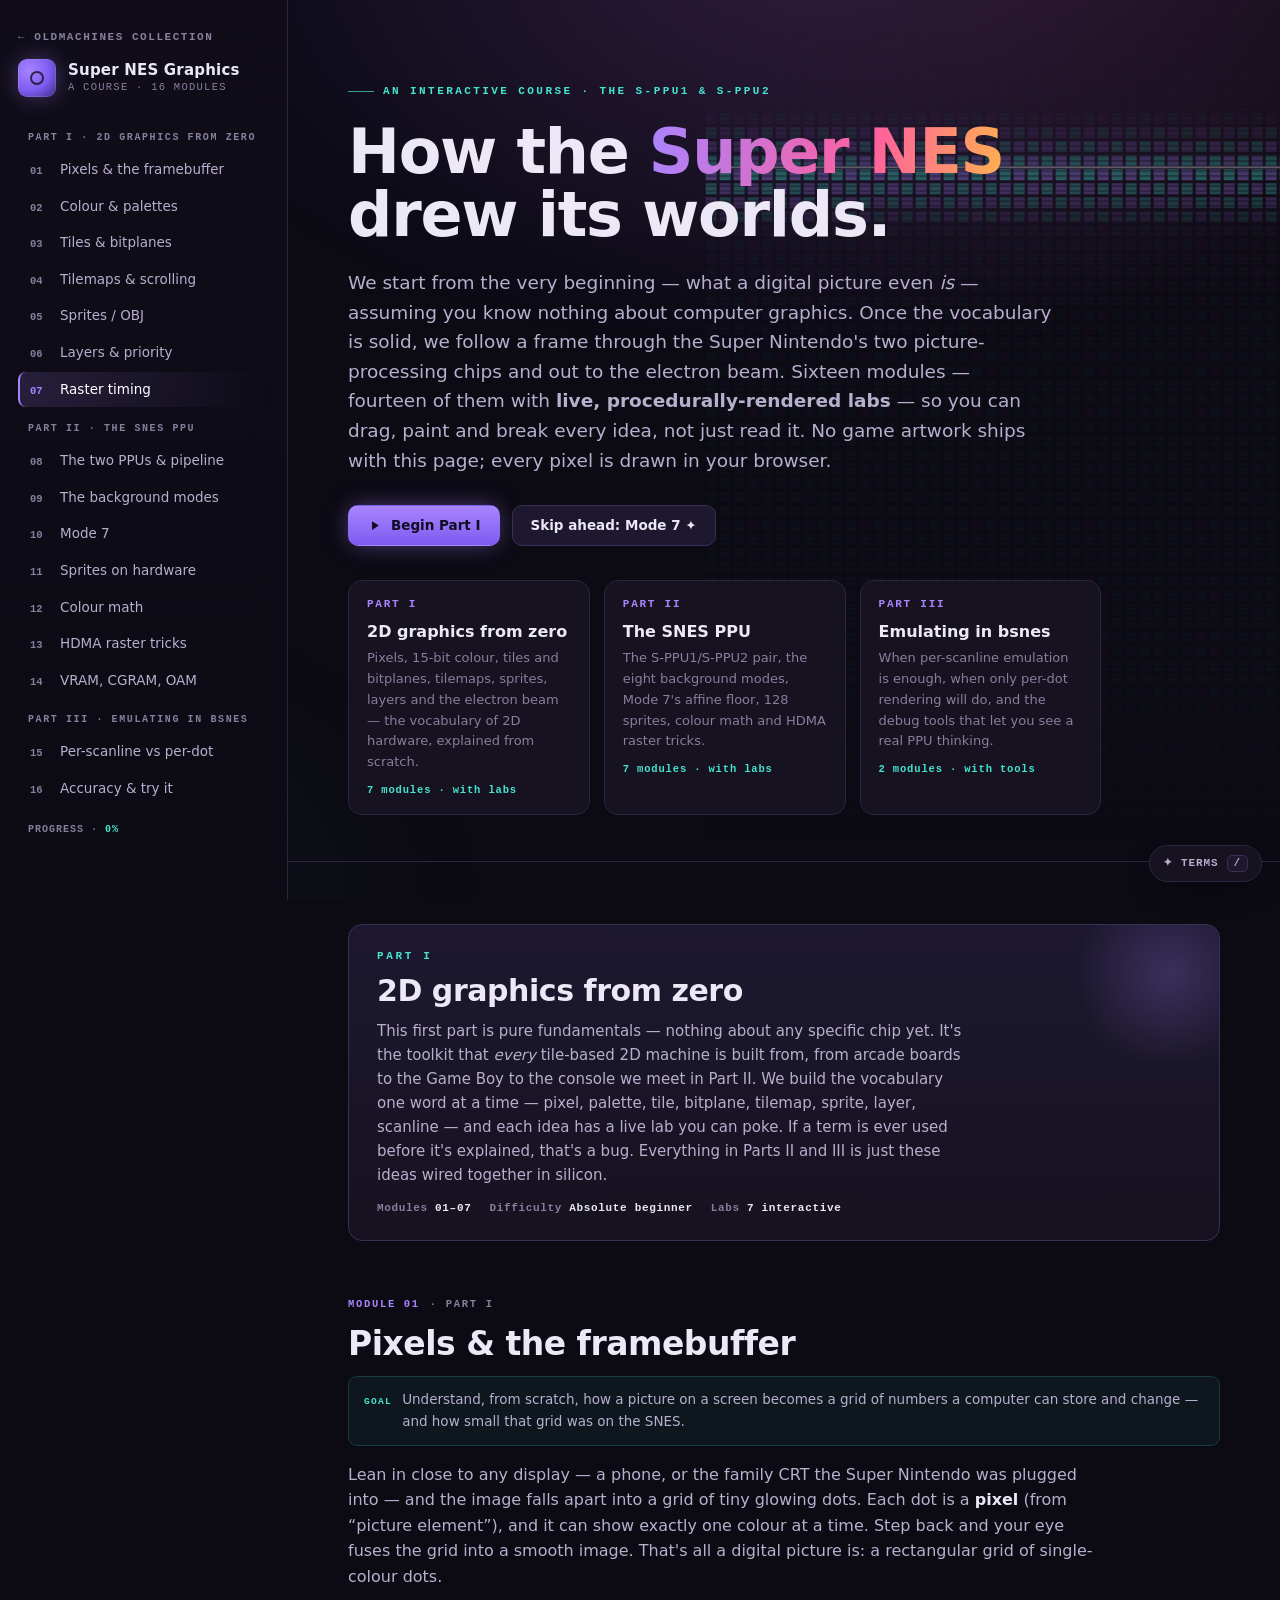
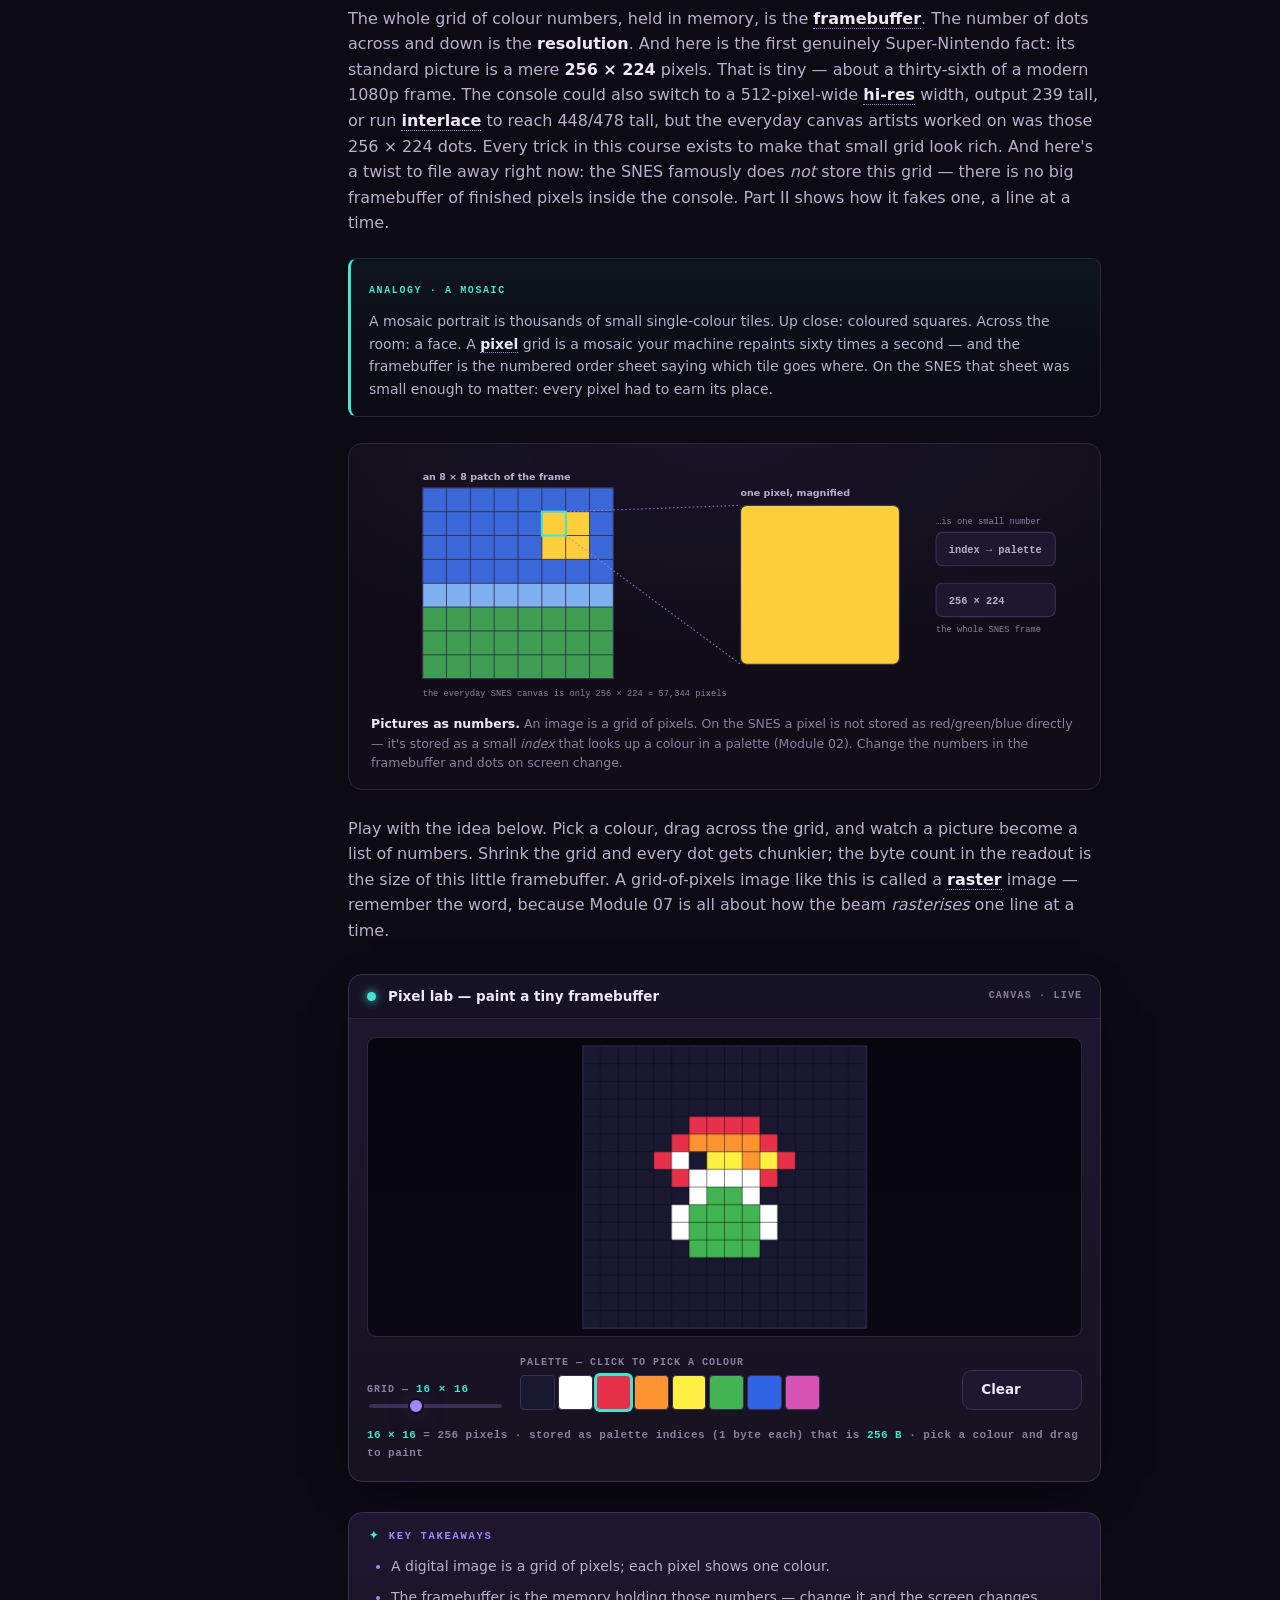
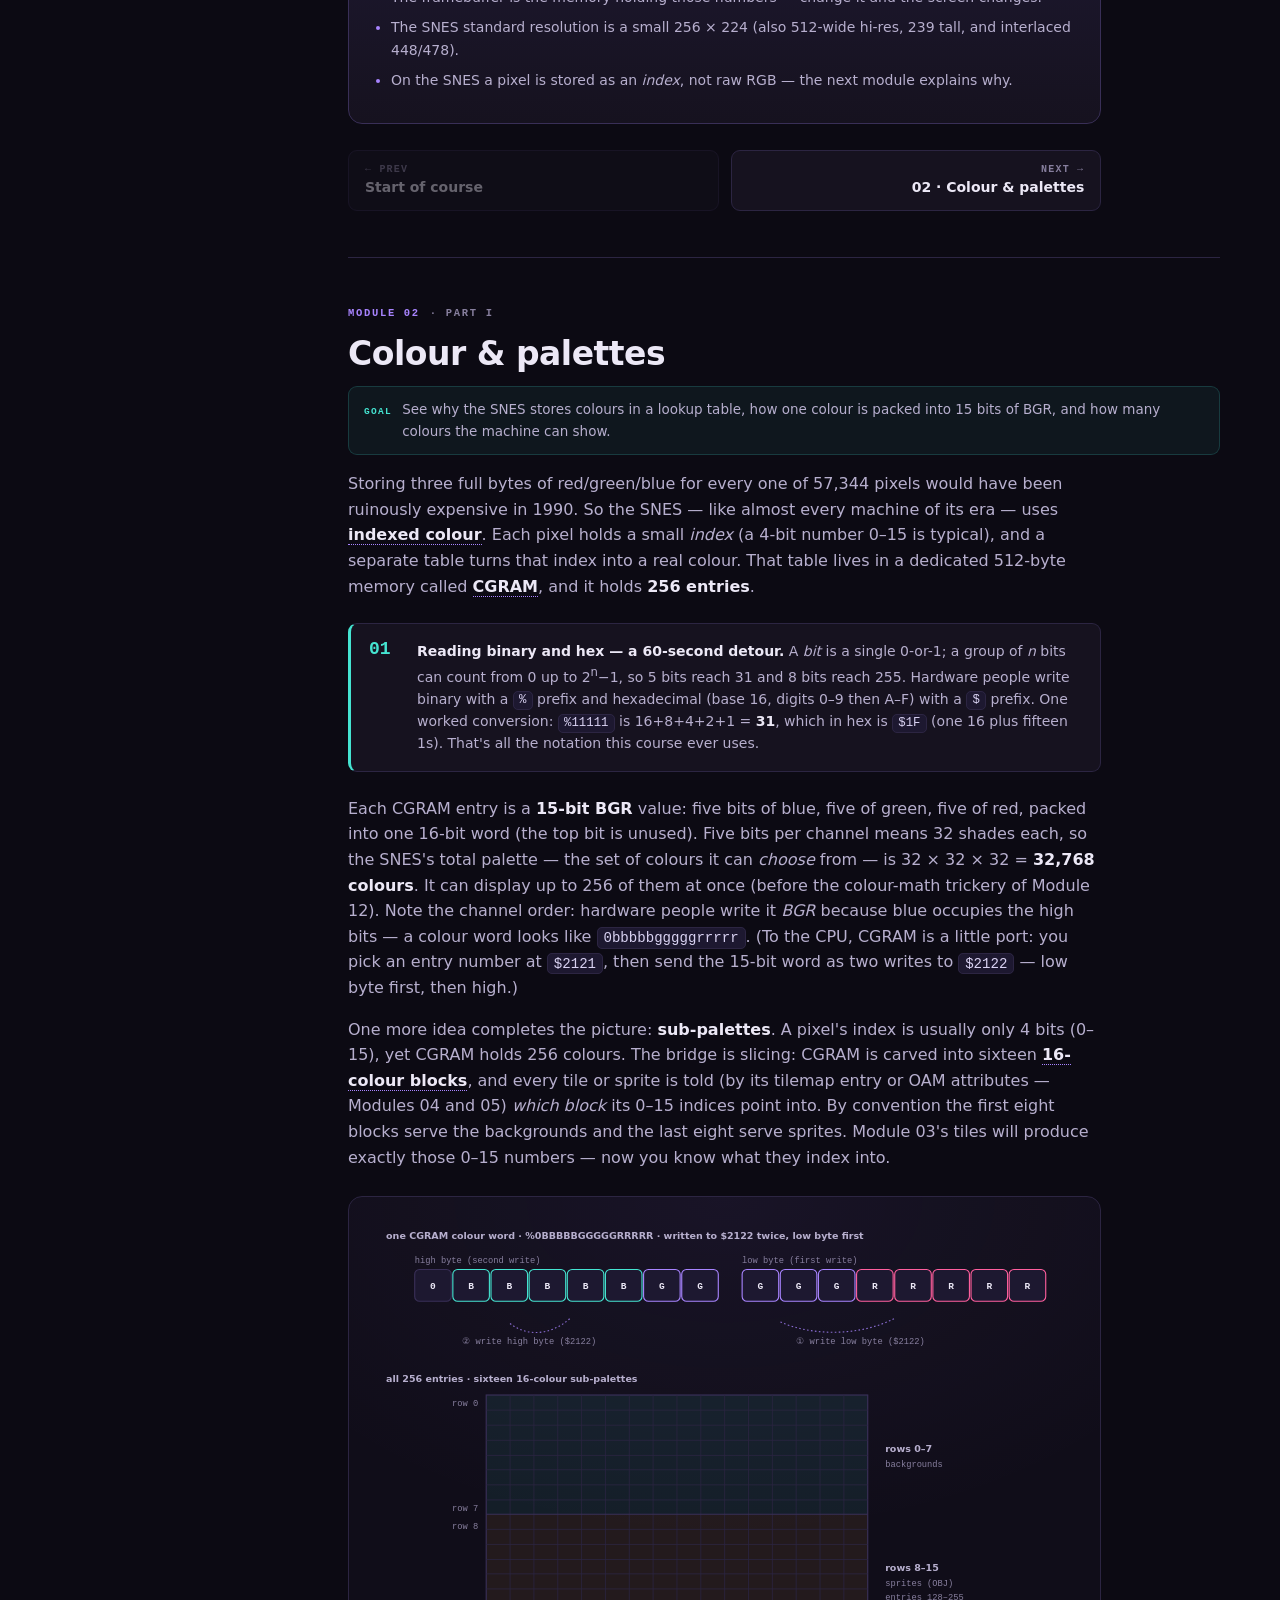
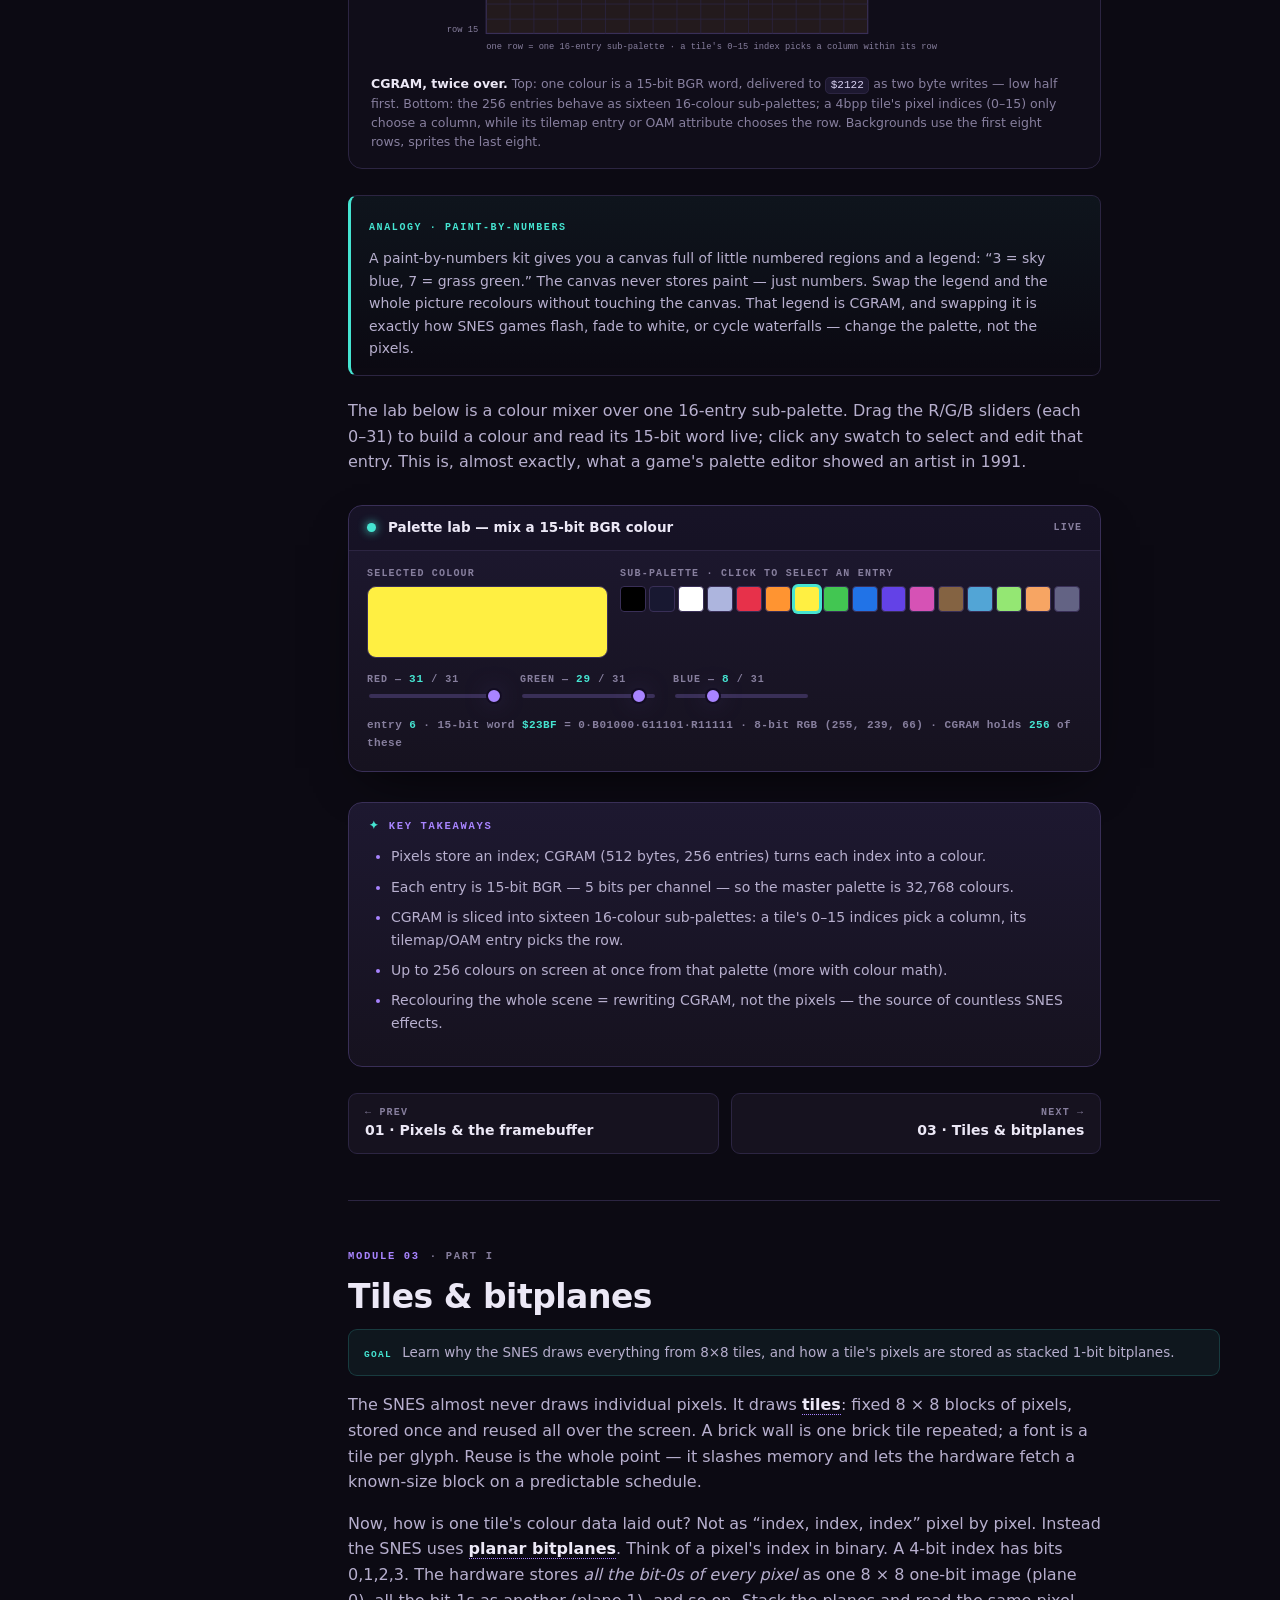
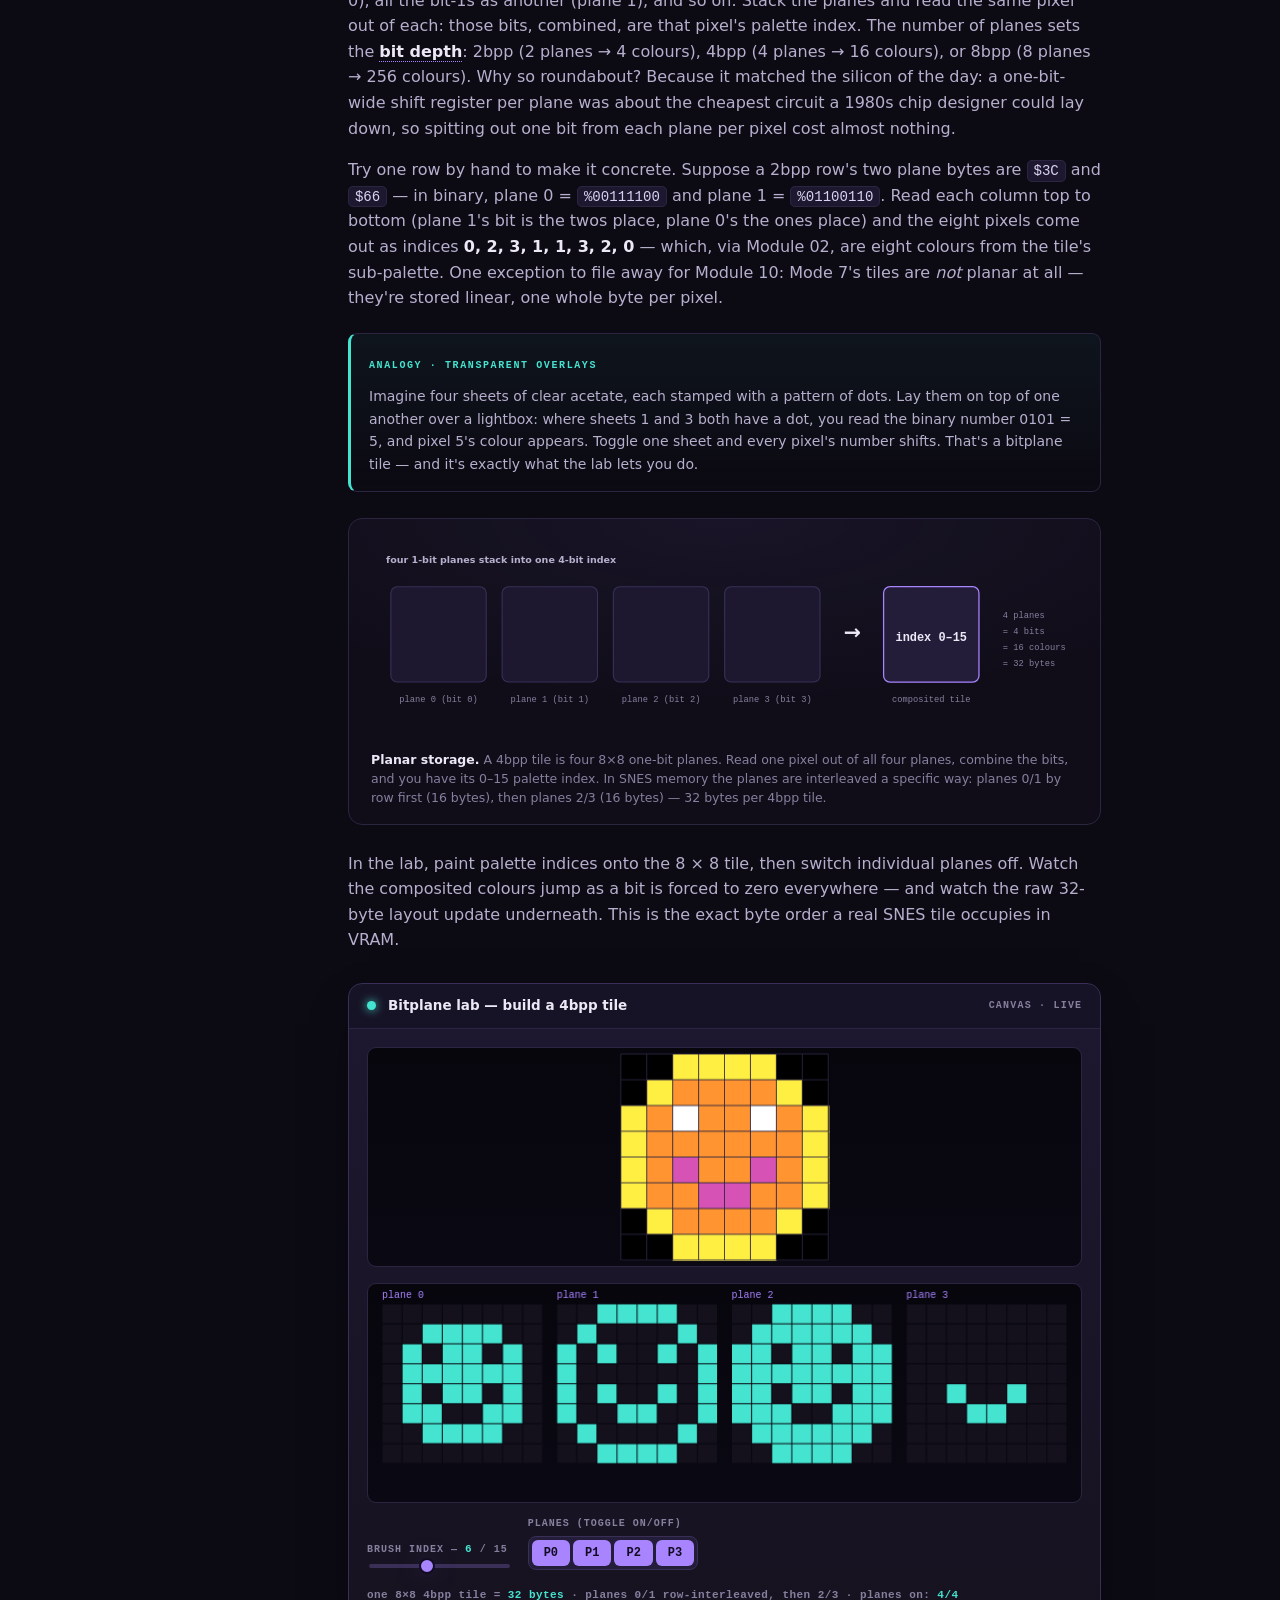
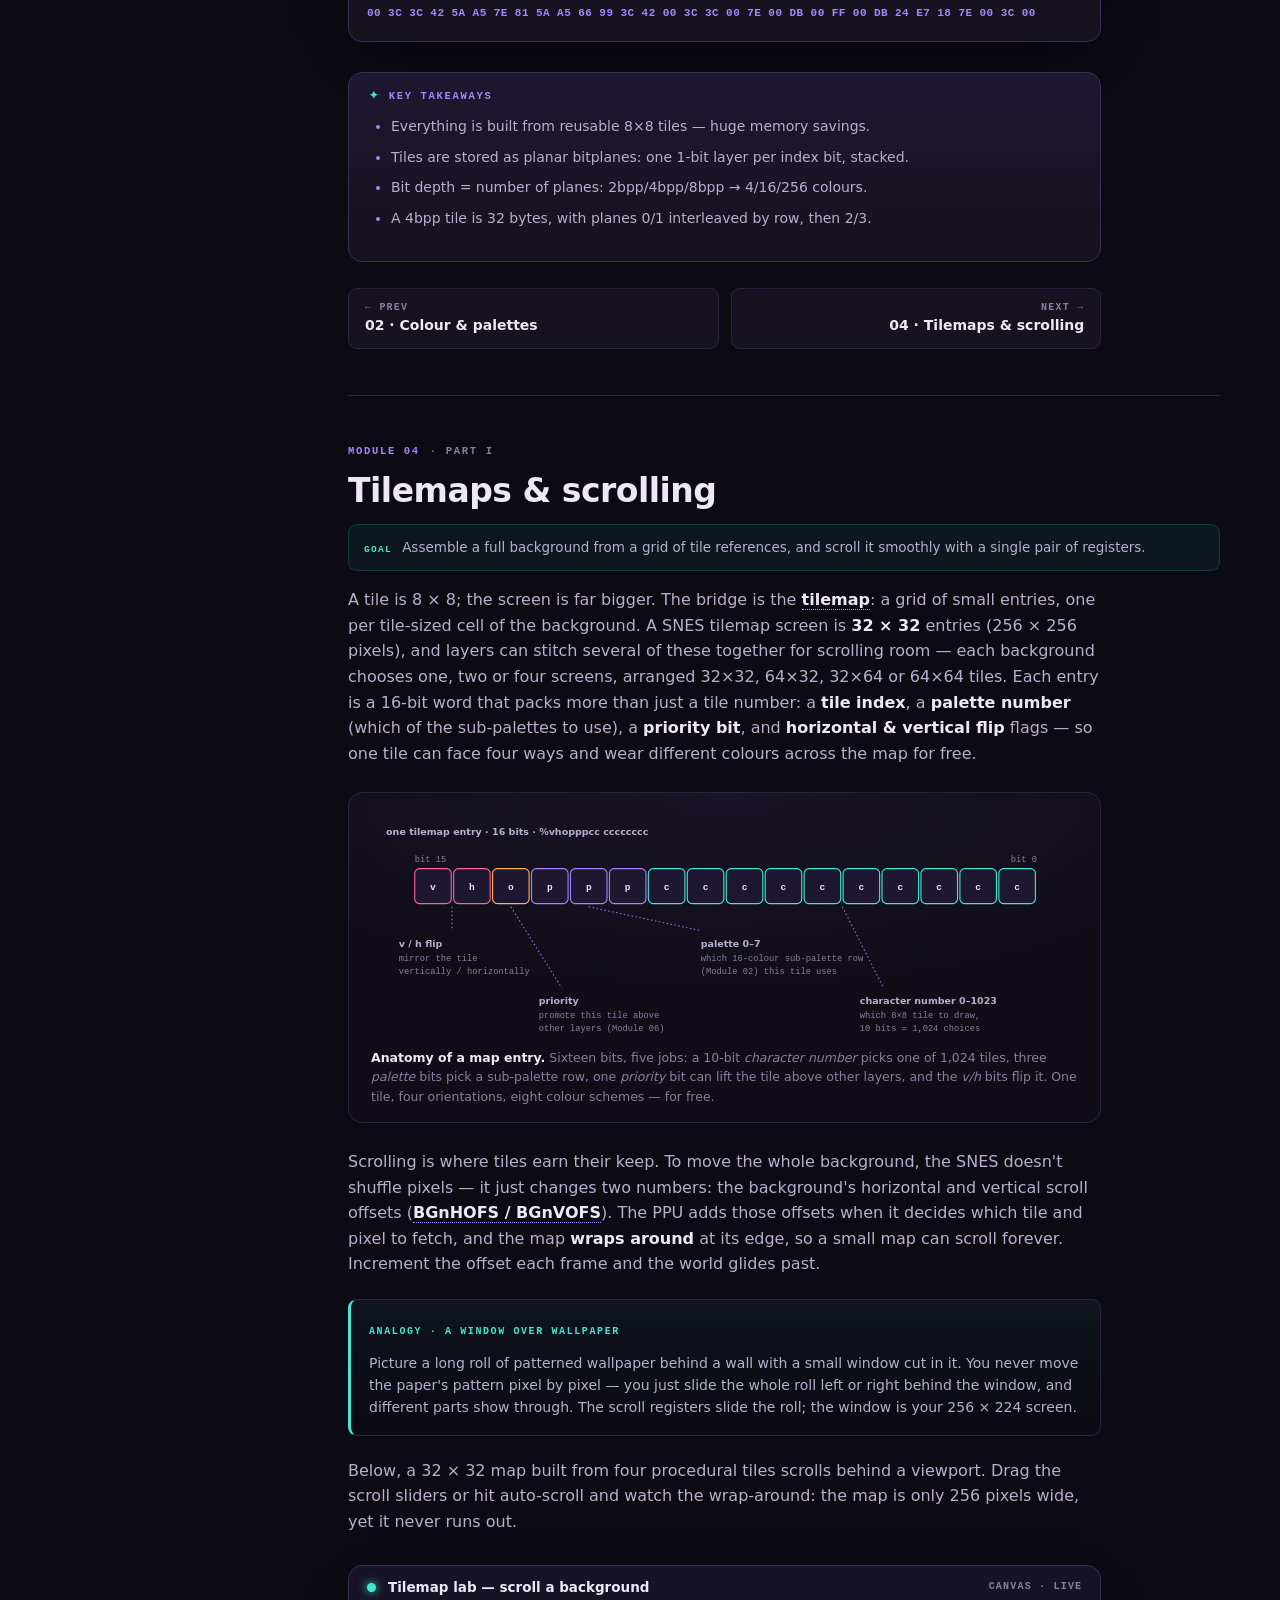
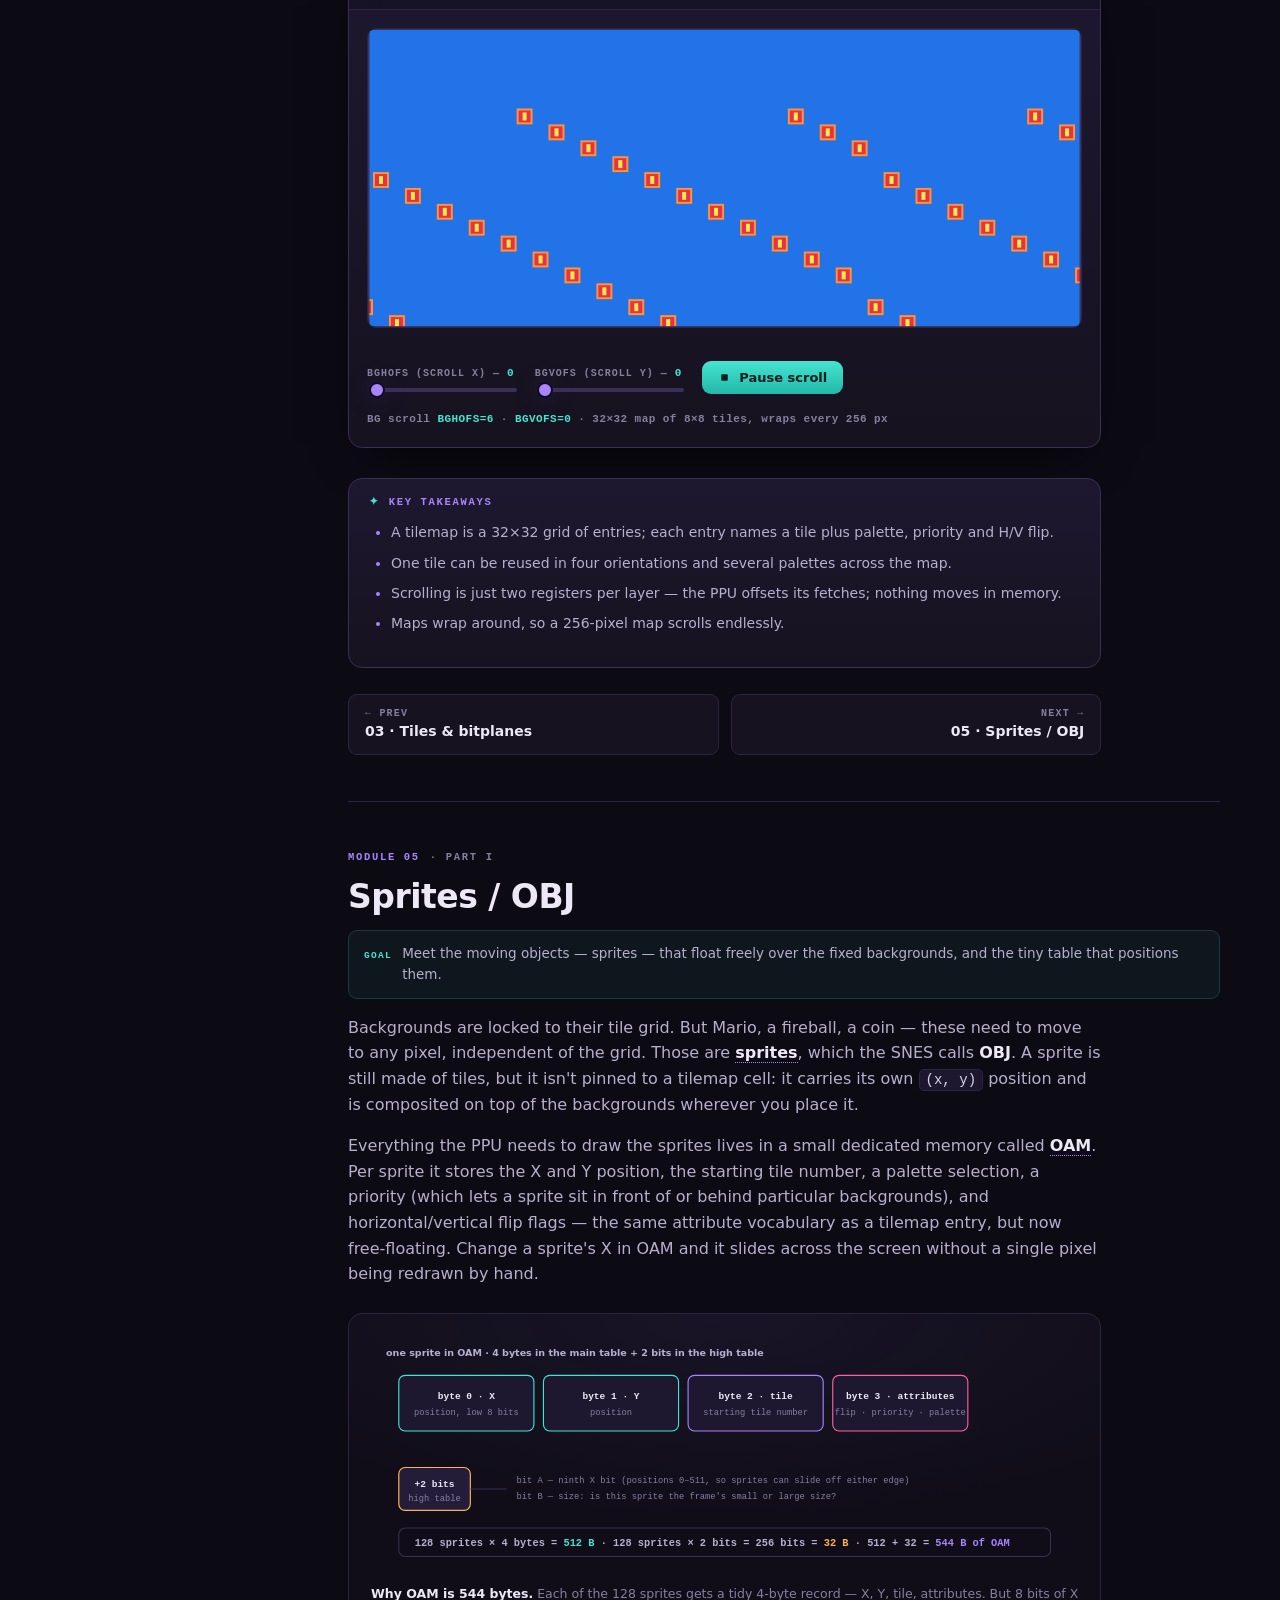
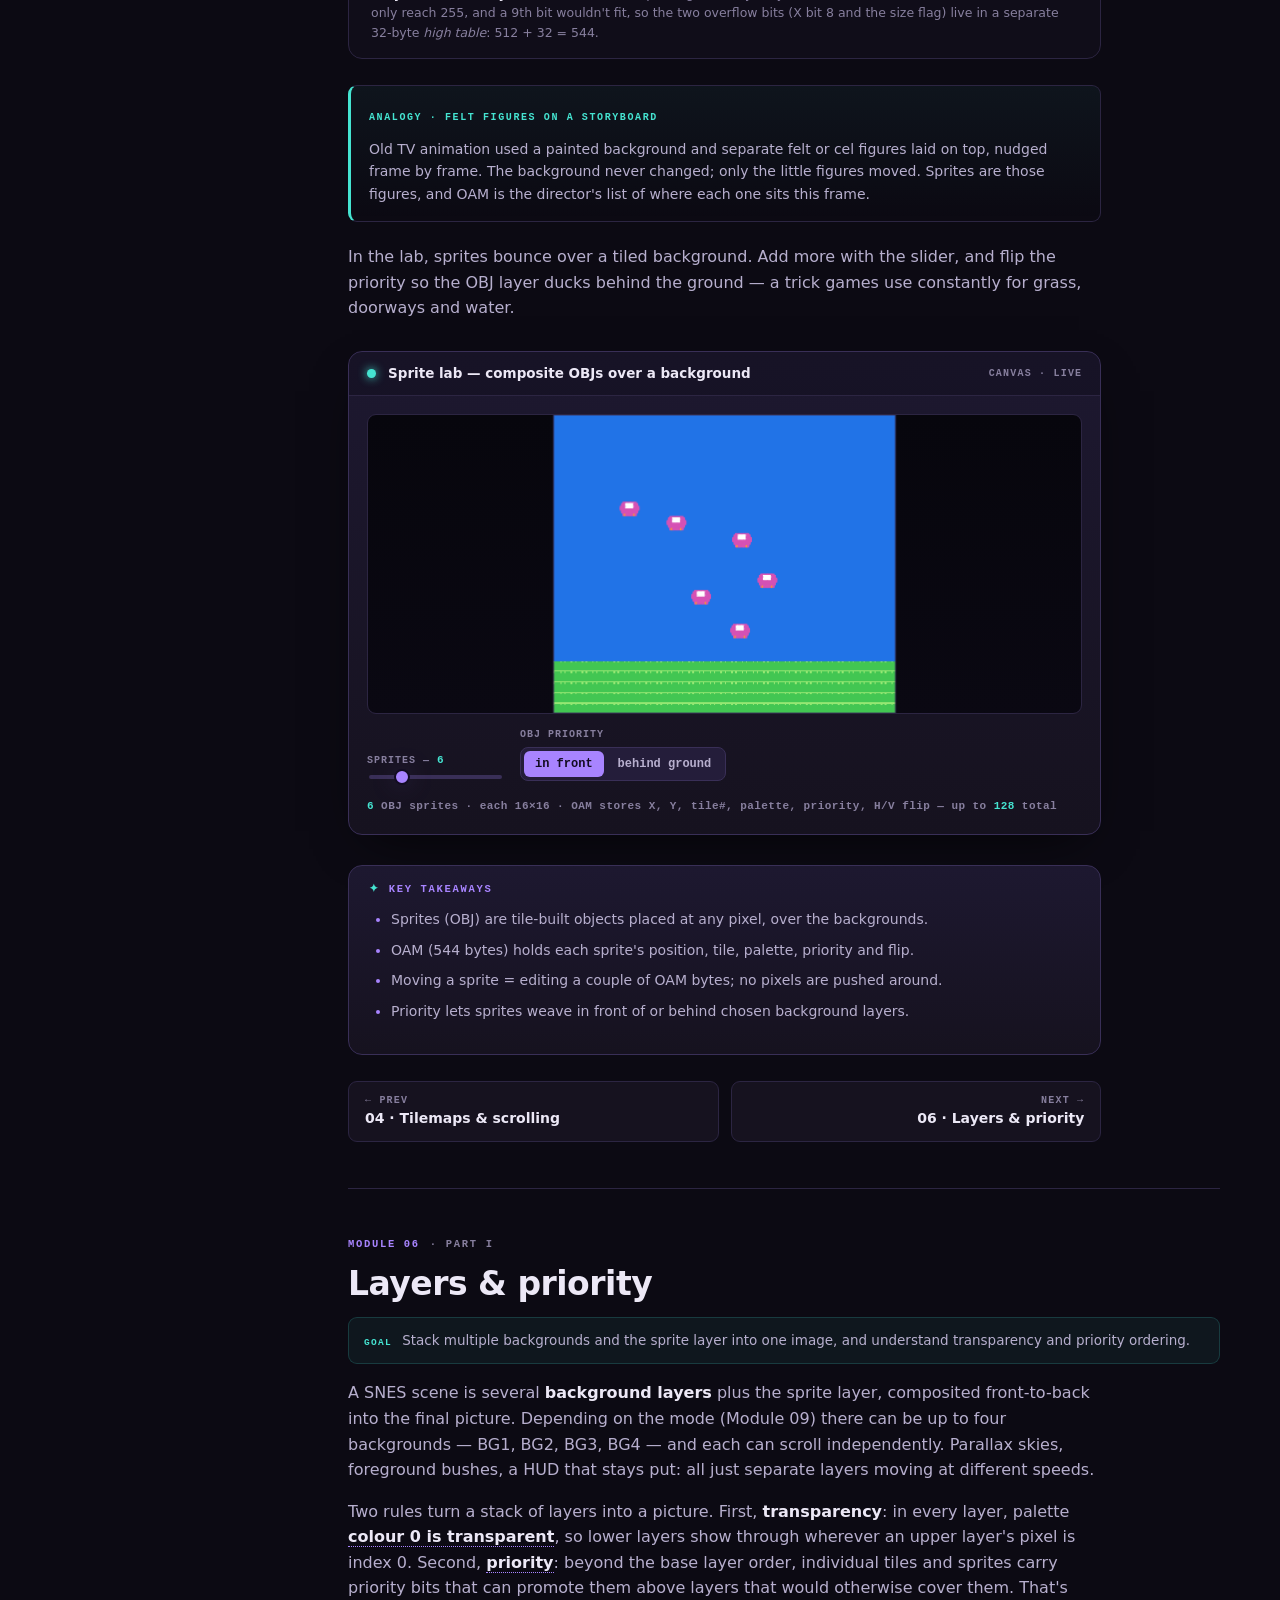
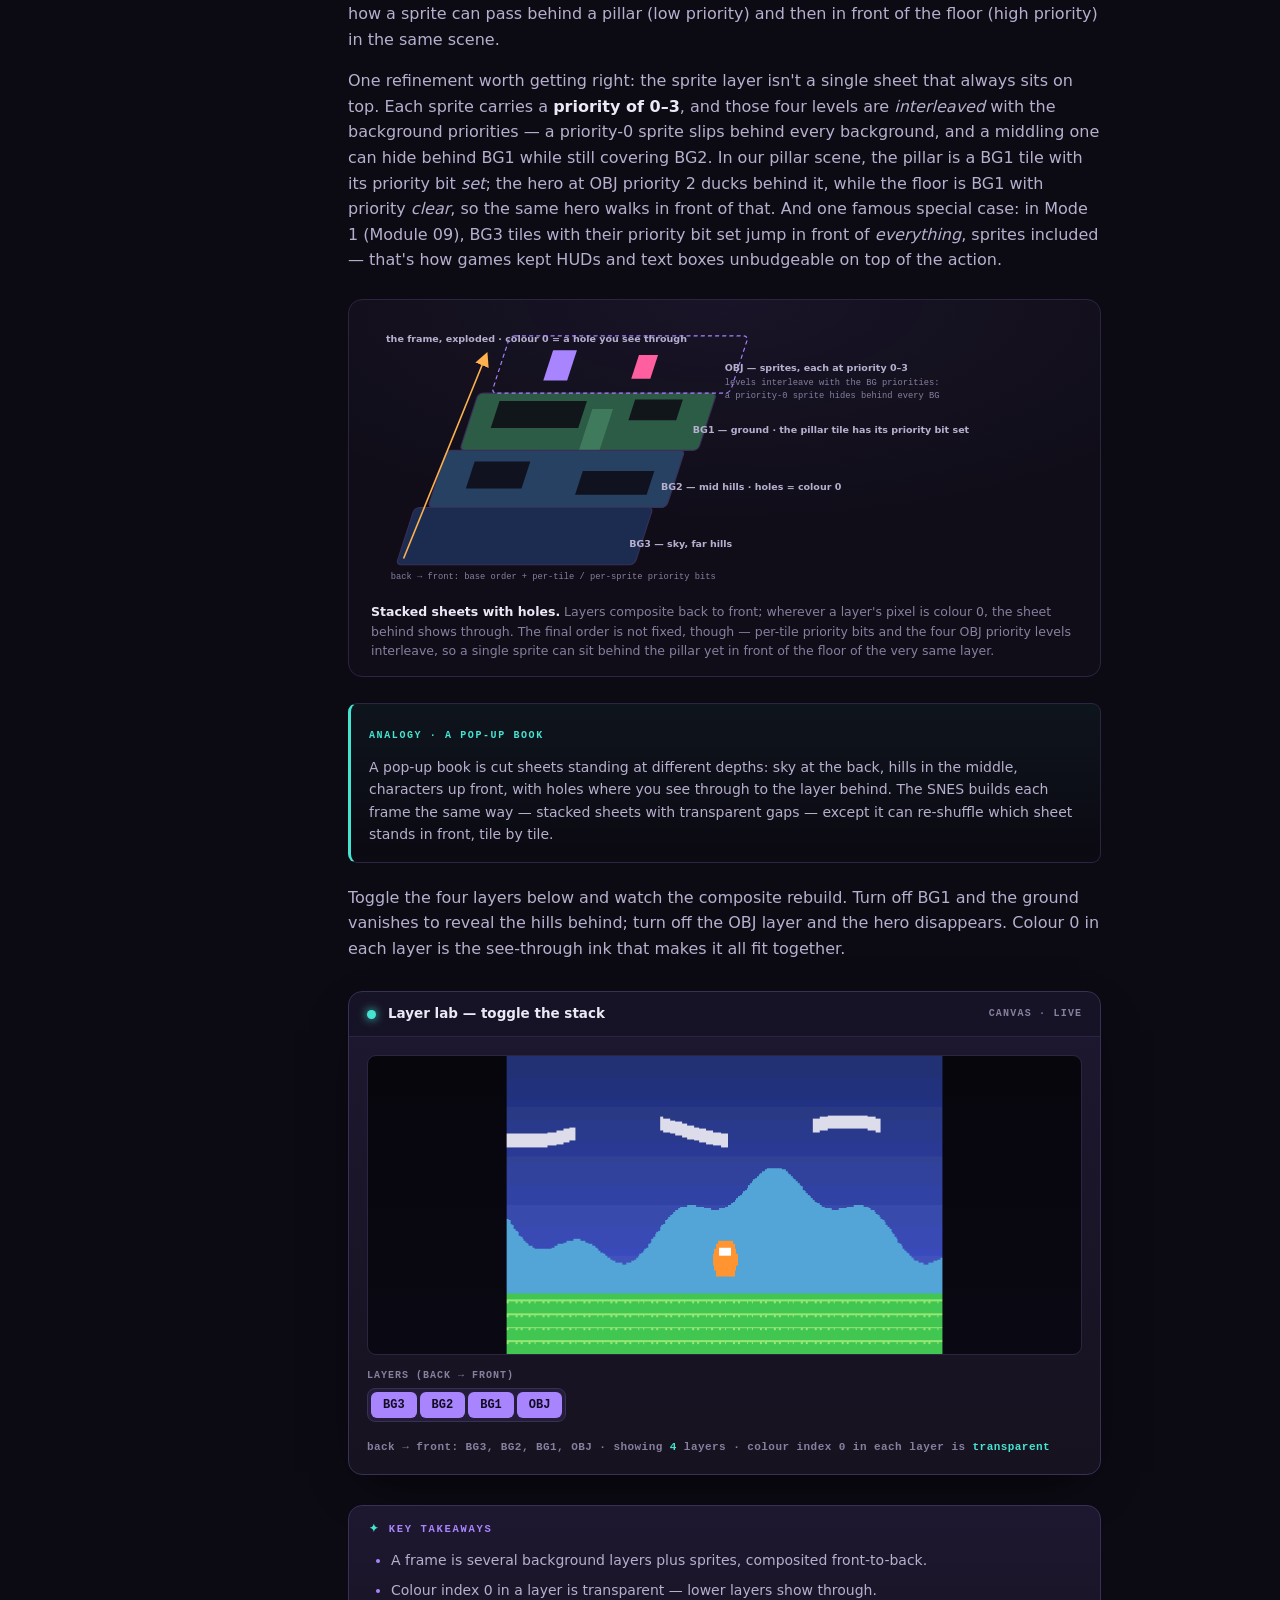
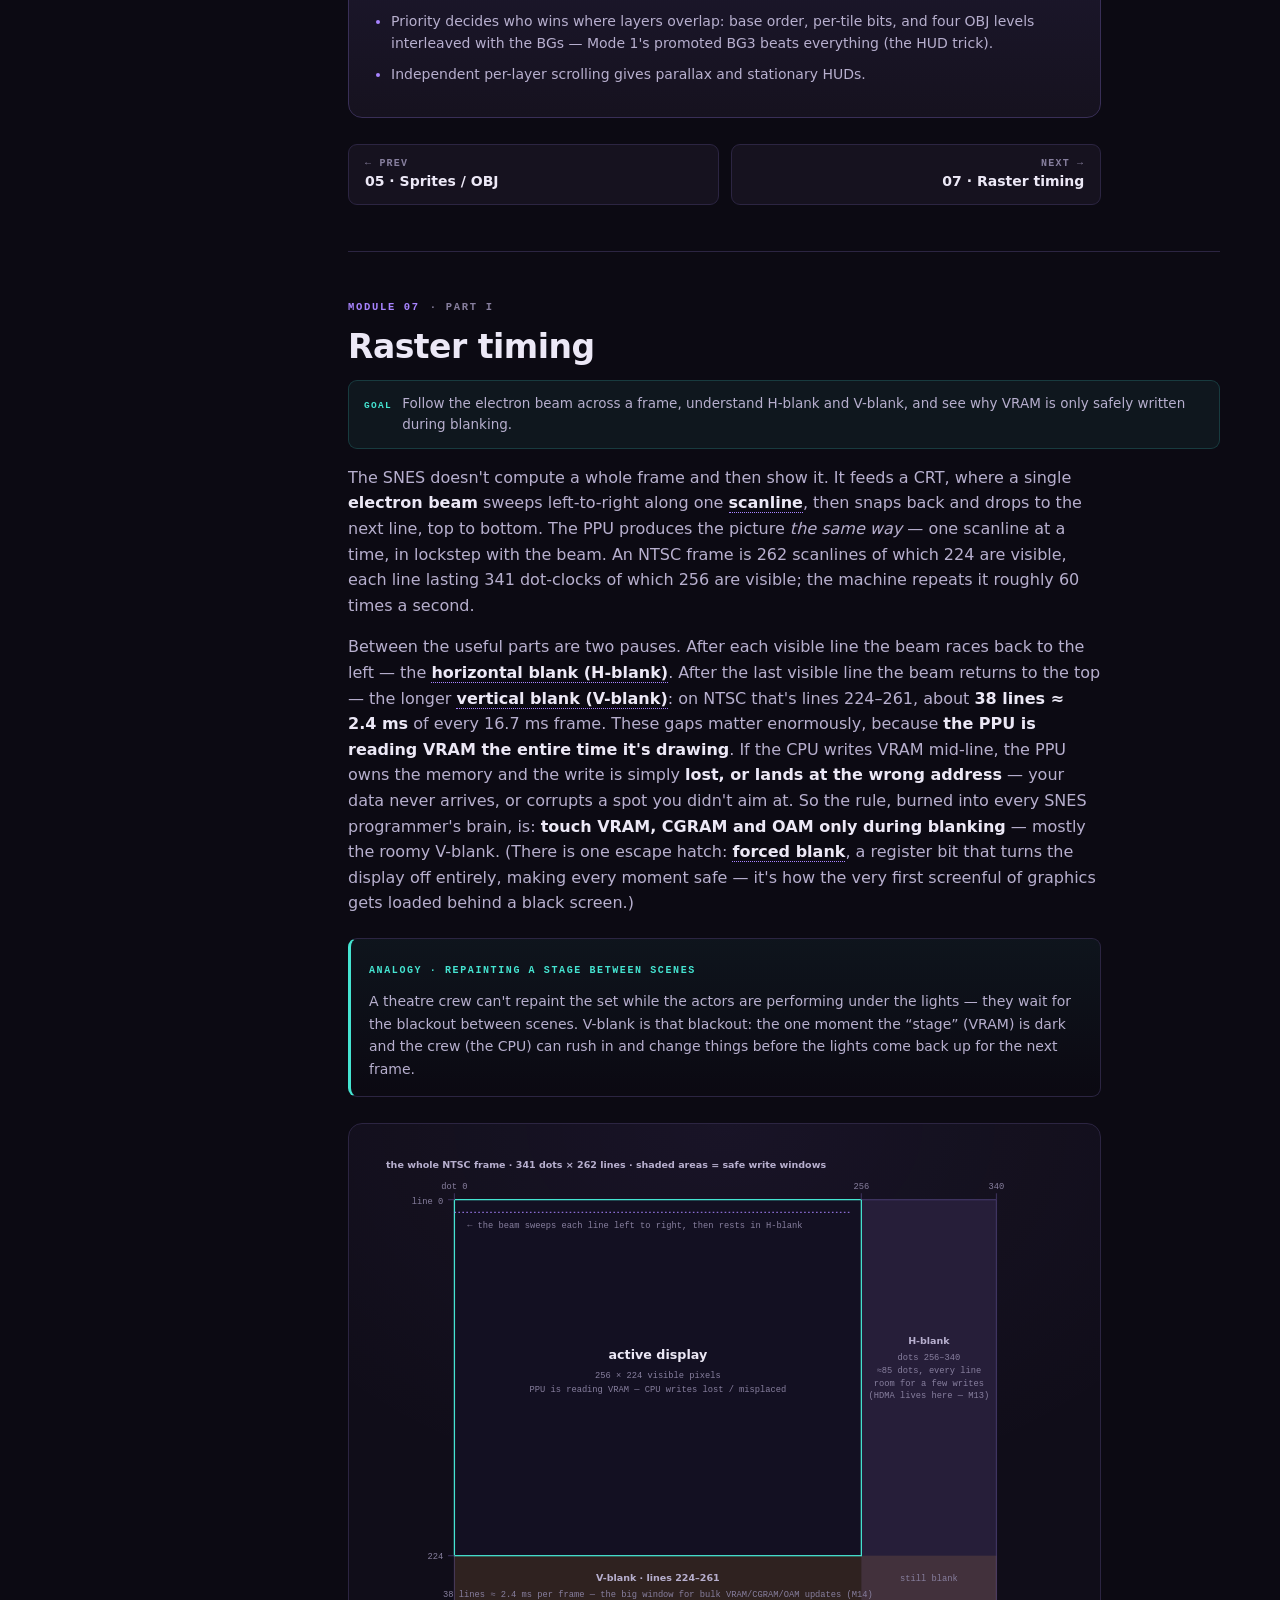
<file: graphics/index.html>
<!DOCTYPE html>
<html lang="en">
<head>
<meta charset="utf-8">
<meta name="viewport" content="width=device-width, initial-scale=1">
<title>Super NES Graphics — a course on the S-PPU1/S-PPU2, Mode 7 &amp; emulation</title>
<link rel="icon" href="data:image/svg+xml,%3Csvg xmlns=%27http://www.w3.org/2000/svg%27 viewBox=%270 0 32 32%27%3E%3Crect width=%2732%27 height=%2732%27 rx=%278%27 fill=%27%237d5cf0%27/%3E%3Ccircle cx=%2716%27 cy=%2716%27 r=%276%27 fill=%27none%27 stroke=%27%230c0a13%27 stroke-width=%273%27/%3E%3C/svg%3E">
<meta name="description" content="A hands-on course in three parts: 2D graphics fundamentals from scratch, how the Super NES PPU pair draws a frame (tiles, palettes, sprites, Mode 7, colour math, HDMA), and how emulators rebuild it — 16 modules with 14 live, procedurally-rendered labs so you can see every concept.">
<link rel="stylesheet" href="styles.css">
</head>
<body>

<div class="progress" aria-hidden="true"><div class="fill" id="progress-fill"></div></div>
<button class="menu-btn" id="menu-btn" aria-label="Open contents">☰</button>
<div class="scrim" id="scrim"></div>

<div class="app">

  <!-- ================================================= SIDEBAR ============ -->
  <aside class="sidebar" id="sidebar">
    <a class="collection-link" href="https://oldmachines.github.io/">← oldmachines collection</a>
    <div class="brand">
      <div class="logo" aria-hidden="true"></div>
      <div>
        <h1>Super NES Graphics</h1>
        <span class="sub">A course · 16 modules</span>
      </div>
    </div>

    <nav class="toc" aria-label="Course contents">
      <div class="toc-group">Part I · 2D graphics from zero</div>
      <a href="#pixels"><span class="n">01</span><span>Pixels &amp; the framebuffer</span></a>
      <a href="#palettes"><span class="n">02</span><span>Colour &amp; palettes</span></a>
      <a href="#tiles"><span class="n">03</span><span>Tiles &amp; bitplanes</span></a>
      <a href="#tilemaps"><span class="n">04</span><span>Tilemaps &amp; scrolling</span></a>
      <a href="#sprites"><span class="n">05</span><span>Sprites / OBJ</span></a>
      <a href="#layers"><span class="n">06</span><span>Layers &amp; priority</span></a>
      <a href="#raster"><span class="n">07</span><span>Raster timing</span></a>

      <div class="toc-group">Part II · The SNES PPU</div>
      <a href="#ppu"><span class="n">08</span><span>The two PPUs &amp; pipeline</span></a>
      <a href="#modes"><span class="n">09</span><span>The background modes</span></a>
      <a href="#mode7"><span class="n">10</span><span>Mode 7</span></a>
      <a href="#obj"><span class="n">11</span><span>Sprites on hardware</span></a>
      <a href="#colormath"><span class="n">12</span><span>Colour math</span></a>
      <a href="#hdma"><span class="n">13</span><span>HDMA raster tricks</span></a>
      <a href="#vram"><span class="n">14</span><span>VRAM, CGRAM, OAM</span></a>

      <div class="toc-group">Part III · Emulating in bsnes</div>
      <a href="#emulate"><span class="n">15</span><span>Per-scanline vs per-dot</span></a>
      <a href="#try"><span class="n">16</span><span>Accuracy &amp; try it</span></a>

      <div class="progress-note">Progress · <b id="pct">0%</b></div>
    </nav>
  </aside>

  <!-- ================================================= MAIN =============== -->
  <main class="main">

    <!-- ------------------------------------------------ HERO -------------- -->
    <header class="hero">
      <canvas id="hero-raster" aria-hidden="true"></canvas>
      <div class="wrap">
        <div class="inner">
          <span class="eyebrow">An interactive course · the S-PPU1 &amp; S-PPU2</span>
          <h2>How the <span class="grad">Super NES</span> drew its worlds.</h2>
          <p class="lede">
            We start from the very beginning — what a digital picture even
            <em>is</em> — assuming you know nothing about computer graphics. Once
            the vocabulary is solid, we follow a frame through the Super
            Nintendo's two picture-processing chips and out to the electron beam.
            Sixteen modules — fourteen of them with <strong>live,
            procedurally-rendered labs</strong> — so you can drag, paint and
            break every idea, not just read it. No game artwork ships with this page; every pixel is drawn
            in your browser.
          </p>
          <div class="cta-row">
            <a class="btn primary" href="#pixels">
              <svg viewBox="0 0 24 24" fill="currentColor"><path d="M8 5v14l11-7z"/></svg>
              Begin Part I
            </a>
            <a class="btn" href="#mode7">Skip ahead: Mode 7 ✦</a>
          </div>

          <div class="arc-cards">
            <a class="arc" href="#part-1">
              <div class="an">PART I</div>
              <h4>2D graphics from zero</h4>
              <p>Pixels, 15-bit colour, tiles and bitplanes, tilemaps, sprites, layers and the electron beam — the vocabulary of 2D hardware, explained from scratch.</p>
              <div class="cnt">7 modules · with labs</div>
            </a>
            <a class="arc" href="#part-2">
              <div class="an">PART II</div>
              <h4>The SNES PPU</h4>
              <p>The S-PPU1/S-PPU2 pair, the eight background modes, Mode 7's affine floor, 128 sprites, colour math and HDMA raster tricks.</p>
              <div class="cnt">7 modules · with labs</div>
            </a>
            <a class="arc" href="#part-3">
              <div class="an">PART III</div>
              <h4>Emulating in bsnes</h4>
              <p>When per-scanline emulation is enough, when only per-dot rendering will do, and the debug tools that let you see a real PPU thinking.</p>
              <div class="cnt">2 modules · with tools</div>
            </a>
          </div>
        </div>
      </div>
    </header>

    <div class="wrap">

      <!-- ============================================ PART I ============== -->
      <section class="part" id="part-1">
        <div class="part-inner">
          <div class="kicker">Part I</div>
          <h3>2D graphics from zero</h3>
          <p>
            This first part is pure fundamentals — nothing about any specific
            chip yet. It's the toolkit that <em>every</em> tile-based 2D machine
            is built from, from arcade boards to the Game Boy to the console we
            meet in Part II. We build the vocabulary one word at a time — pixel,
            palette, tile, bitplane, tilemap, sprite, layer, scanline — and each
            idea has a live lab you can poke. If a term is ever used before it's
            explained, that's a bug. Everything in Parts II and III is just these
            ideas wired together in silicon.
          </p>
          <div class="part-meta"><span>Modules <b>01–07</b></span><span>Difficulty <b>Absolute beginner</b></span><span>Labs <b>7 interactive</b></span></div>
        </div>
      </section>

      <!-- --- Module 01 --- -->
      <section class="doc" id="pixels">
        <div class="mod-head">
          <span class="eye">Module 01 <span class="part-tag">· Part I</span></span>
          <h3>Pixels &amp; the framebuffer</h3>
          <div class="objective"><span class="lbl">Goal</span><span class="txt">Understand, from scratch, how a picture on a screen becomes a grid of numbers a computer can store and change — and how small that grid was on the SNES.</span></div>
        </div>
        <div class="prose">
          <p>
            Lean in close to any display — a phone, or the family CRT the Super
            Nintendo was plugged into — and the image falls apart into a grid of
            tiny glowing dots. Each dot is a <strong>pixel</strong> (from
            &ldquo;picture element&rdquo;), and it can show exactly one colour at
            a time. Step back and your eye fuses the grid into a smooth image.
            That's all a digital picture is: a rectangular grid of single-colour
            dots.
          </p>
          <p>
            The whole grid of colour numbers, held in memory, is the
            <span class="term" data-tip="The block of memory holding the colour of every pixel of the image being shown or built.">framebuffer</span>.
            The number of dots across and down is the
            <strong>resolution</strong>. And here is the first genuinely
            Super-Nintendo fact: its standard picture is a mere
            <strong>256&nbsp;×&nbsp;224</strong> pixels. That is tiny — about a
            thirty-sixth of a modern 1080p frame. The console could also switch to a
            512-pixel-wide <span class="term" data-tip="A SNES video mode with 512 pixels across (Modes 5 and 6), used for sharper interfaces and some effects.">hi-res</span>
            width, output 239 tall, or run
            <span class="term" data-tip="A CRT technique that draws even lines one field and odd lines the next, doubling apparent vertical resolution at the cost of flicker.">interlace</span>
            to reach 448/478 tall, but the everyday canvas artists worked on was
            those 256&nbsp;×&nbsp;224 dots. Every trick in this course exists to
            make that small grid look rich. And here's a twist to file away
            right now: the SNES famously does <em>not</em> store this grid —
            there is no big framebuffer of finished pixels inside the console.
            Part II shows how it fakes one, a line at a time.
          </p>

          <div class="analogy">
            <span class="lbl">Analogy · A mosaic</span>
            <p>
              A mosaic portrait is thousands of small single-colour tiles. Up
              close: coloured squares. Across the room: a face. A
              <span class="term" data-tip="One dot of a digital image; it shows a single colour chosen from the palette.">pixel</span>
              grid is a mosaic your machine repaints sixty times a second — and
              the framebuffer is the numbered order sheet saying which tile goes
              where. On the SNES that sheet was small enough to matter: every
              pixel had to earn its place.
            </p>
          </div>

          <figure class="figure">
            <svg viewBox="0 0 900 300" role="img" aria-label="A small pixel grid, one pixel magnified, and the 256 by 224 SNES frame at scale">
              <rect x="70" y="30" width="240" height="120" fill="#3a68d8"/>
              <rect x="70" y="150" width="240" height="30" fill="#7fb0ef"/>
              <rect x="220" y="60" width="60" height="60" fill="#ffcf3b"/>
              <rect x="70" y="180" width="240" height="90" fill="#3f9e52"/>
              <g class="d-grid">
                <line x1="100" y1="30" x2="100" y2="270"/><line x1="130" y1="30" x2="130" y2="270"/>
                <line x1="160" y1="30" x2="160" y2="270"/><line x1="190" y1="30" x2="190" y2="270"/>
                <line x1="220" y1="30" x2="220" y2="270"/><line x1="250" y1="30" x2="250" y2="270"/>
                <line x1="280" y1="30" x2="280" y2="270"/>
                <line x1="70" y1="60" x2="310" y2="60"/><line x1="70" y1="90" x2="310" y2="90"/>
                <line x1="70" y1="120" x2="310" y2="120"/><line x1="70" y1="150" x2="310" y2="150"/>
                <line x1="70" y1="180" x2="310" y2="180"/><line x1="70" y1="210" x2="310" y2="210"/>
                <line x1="70" y1="240" x2="310" y2="240"/>
              </g>
              <rect x="70" y="30" width="240" height="240" fill="none" class="d-axis"/>
              <rect x="220" y="60" width="30" height="30" fill="none" stroke="#45e4d1" stroke-width="2.5"/>
              <line x1="250" y1="60" x2="470" y2="52" class="d-stem"/>
              <line x1="250" y1="90" x2="470" y2="252" class="d-stem"/>
              <rect x="470" y="52" width="200" height="200" fill="#ffcf3b" rx="8"/>
              <rect x="470" y="52" width="200" height="200" fill="none" class="d-axis" rx="8"/>
              <rect x="716" y="86" width="150" height="42" rx="8" class="d-fill-panel d-stroke-line" stroke-width="1.4"/>
              <text x="732" y="112" class="d-val d-violet">index → palette</text>
              <rect x="716" y="150" width="150" height="42" rx="8" class="d-fill-panel d-stroke-line" stroke-width="1.4"/>
              <text x="732" y="176" class="d-val d-cyan">256 × 224</text>
              <text x="70" y="20" class="d-tag d-cyan">an 8 × 8 patch of the frame</text>
              <text x="470" y="40" class="d-tag d-magenta">one pixel, magnified</text>
              <text x="716" y="76" class="d-sub">…is one small number</text>
              <text x="716" y="212" class="d-sub">the whole SNES frame</text>
              <text x="70" y="292" class="d-sub">the everyday SNES canvas is only 256 × 224 = 57,344 pixels</text>
            </svg>
            <figcaption class="fig-cap"><strong>Pictures as numbers.</strong> An image is a grid of pixels. On the SNES a pixel is not stored as red/green/blue directly — it's stored as a small <em>index</em> that looks up a colour in a palette (Module 02). Change the numbers in the framebuffer and dots on screen change.</figcaption>
          </figure>

          <p>
            Play with the idea below. Pick a colour, drag across the grid, and
            watch a picture become a list of numbers. Shrink the grid and every
            dot gets chunkier; the byte count in the readout is the size of this
            little framebuffer. A grid-of-pixels image like this is called a
            <span class="term" data-tip="An image stored as a grid of pixels (as opposed to shapes or curves). The SNES PPU's whole job is to produce one, line by line.">raster</span>
            image — remember the word, because Module 07 is all about how the
            beam <em>rasterises</em> one line at a time.
          </p>

          <div class="lab" id="lab-pixels">
            <div class="lab-head"><span class="dot"></span><span class="title">Pixel lab — paint a tiny framebuffer</span><span class="badge">Canvas · live</span></div>
            <div class="lab-body">
              <canvas class="gfx paint" aria-label="A paintable pixel grid"></canvas>
              <div class="controls">
                <div class="ctrl">
                  <label>Grid — <span class="val" data-size-val>16 × 16</span></label>
                  <input type="range" min="8" max="32" value="16" step="8" data-size aria-label="Grid resolution">
                </div>
                <div class="ctrl" style="flex:1 1 240px">
                  <label>Palette — click to pick a colour</label>
                  <div class="pal-grid small" data-pix-pal role="group" aria-label="Painter palette"></div>
                </div>
                <div class="ctrl">
                  <label>&nbsp;</label>
                  <button class="btn" data-pix-clear>Clear</button>
                </div>
              </div>
              <div class="lab-readout" data-pix-info></div>
            </div>
          </div>

          <div class="takeaway">
            <div class="th">Key takeaways</div>
            <ul>
              <li>A digital image is a grid of pixels; each pixel shows one colour.</li>
              <li>The framebuffer is the memory holding those numbers — change it and the screen changes.</li>
              <li>The SNES standard resolution is a small 256 × 224 (also 512-wide hi-res, 239 tall, and interlaced 448/478).</li>
              <li>On the SNES a pixel is stored as an <em>index</em>, not raw RGB — the next module explains why.</li>
            </ul>
          </div>

          <div class="mod-nav">
            <a class="disabled" aria-disabled="true"><span class="dir">← Prev</span><span class="ttl">Start of course</span></a>
            <a class="next" href="#palettes"><span class="dir">Next →</span><span class="ttl">02 · Colour &amp; palettes</span></a>
          </div>
        </div>
      </section>

      <!-- --- Module 02 --- -->
      <section class="doc" id="palettes">
        <div class="mod-head">
          <span class="eye">Module 02 <span class="part-tag">· Part I</span></span>
          <h3>Colour &amp; palettes</h3>
          <div class="objective"><span class="lbl">Goal</span><span class="txt">See why the SNES stores colours in a lookup table, how one colour is packed into 15 bits of BGR, and how many colours the machine can show.</span></div>
        </div>
        <div class="prose">
          <p>
            Storing three full bytes of red/green/blue for every one of 57,344
            pixels would have been ruinously expensive in 1990. So the SNES —
            like almost every machine of its era — uses
            <span class="term" data-tip="A scheme where each pixel stores a small number that indexes into a table of actual colours, rather than storing the colour directly.">indexed colour</span>.
            Each pixel holds a small <em>index</em> (a 4-bit number 0–15 is
            typical), and a separate table turns that index into a real colour.
            That table lives in a dedicated 512-byte memory called
            <span class="term" data-tip="Colour RAM: the SNES palette memory. 256 entries of 15-bit BGR colour = 512 bytes total.">CGRAM</span>,
            and it holds <strong>256 entries</strong>.
          </p>

          <div class="note hw">
            <div class="ico">01</div>
            <div>
              <p>
                <strong>Reading binary and hex — a 60-second detour.</strong>
                A <em>bit</em> is a single 0-or-1; a group of <em>n</em> bits can
                count from 0 up to 2<sup>n</sup>−1, so 5 bits reach 31 and 8 bits
                reach 255. Hardware people write binary with a <code>%</code>
                prefix and hexadecimal (base 16, digits 0–9 then A–F) with a
                <code>$</code> prefix. One worked conversion:
                <code>%11111</code> is 16+8+4+2+1 = <strong>31</strong>, which in
                hex is <code>$1F</code> (one 16 plus fifteen 1s). That's all the
                notation this course ever uses.
              </p>
            </div>
          </div>

          <p>
            Each CGRAM entry is a <strong>15-bit BGR</strong> value: five bits of
            blue, five of green, five of red, packed into one 16-bit word (the
            top bit is unused). Five bits per channel means 32 shades each, so
            the SNES's total palette — the set of colours it can <em>choose</em>
            from — is 32&nbsp;×&nbsp;32&nbsp;×&nbsp;32&nbsp;=&nbsp;<strong>32,768
            colours</strong>. It can display up to 256 of them at once (before
            the colour-math trickery of Module 12). Note the channel order:
            hardware people write it <em>BGR</em> because blue occupies the high
            bits — a colour word looks like <code>0bbbbbgggggrrrrr</code>.
            (To the CPU, CGRAM is a little port: you pick an entry number at
            <code>$2121</code>, then send the 15-bit word as two writes to
            <code>$2122</code> — low byte first, then high.)
          </p>
          <p>
            One more idea completes the picture: <strong>sub-palettes</strong>.
            A pixel's index is usually only 4 bits (0–15), yet CGRAM holds 256
            colours. The bridge is slicing: CGRAM is carved into sixteen
            <span class="term" data-tip="A 16-colour block of CGRAM. A 4bpp tile's 0–15 pixel indices select within whichever block the tilemap or OAM assigns it.">16-colour blocks</span>,
            and every tile or sprite is told (by its tilemap entry or OAM
            attributes — Modules 04 and 05) <em>which block</em> its 0–15
            indices point into. By convention the first eight blocks serve the
            backgrounds and the last eight serve sprites. Module 03's tiles will
            produce exactly those 0–15 numbers — now you know what they index
            into.
          </p>

          <figure class="figure">
            <svg viewBox="0 0 900 560" role="img" aria-label="A 15-bit CGRAM colour word split into low and high bytes with the write-twice order, above a 256-entry CGRAM map sliced into sixteen 16-colour sub-palettes, backgrounds in the first half and sprites in the second">
              <text x="24" y="28" class="d-tag d-cyan">one CGRAM colour word · %0BBBBBGGGGGRRRRR · written to $2122 twice, low byte first</text>
              <!-- high byte -->
              <text x="60" y="58" class="d-sub">high byte (second write)</text>
              <rect x="60" y="66" width="46" height="40" rx="6" class="d-fill-panel d-stroke-line" stroke-width="1.4"/>
              <text x="83" y="91" text-anchor="middle" class="d-num" fill="#877f9e">0</text>
              <g>
                <rect x="108" y="66" width="46" height="40" rx="6" class="d-fill-panel d-cyan-s" stroke-width="1.4"/>
                <rect x="156" y="66" width="46" height="40" rx="6" class="d-fill-panel d-cyan-s" stroke-width="1.4"/>
                <rect x="204" y="66" width="46" height="40" rx="6" class="d-fill-panel d-cyan-s" stroke-width="1.4"/>
                <rect x="252" y="66" width="46" height="40" rx="6" class="d-fill-panel d-cyan-s" stroke-width="1.4"/>
                <rect x="300" y="66" width="46" height="40" rx="6" class="d-fill-panel d-cyan-s" stroke-width="1.4"/>
                <text x="131" y="91" text-anchor="middle" class="d-num d-cyan">B</text>
                <text x="179" y="91" text-anchor="middle" class="d-num d-cyan">B</text>
                <text x="227" y="91" text-anchor="middle" class="d-num d-cyan">B</text>
                <text x="275" y="91" text-anchor="middle" class="d-num d-cyan">B</text>
                <text x="323" y="91" text-anchor="middle" class="d-num d-cyan">B</text>
              </g>
              <g>
                <rect x="348" y="66" width="46" height="40" rx="6" class="d-fill-panel d-violet-s" stroke-width="1.4"/>
                <rect x="396" y="66" width="46" height="40" rx="6" class="d-fill-panel d-violet-s" stroke-width="1.4"/>
                <text x="371" y="91" text-anchor="middle" class="d-num d-violet">G</text>
                <text x="419" y="91" text-anchor="middle" class="d-num d-violet">G</text>
              </g>
              <!-- low byte -->
              <text x="472" y="58" class="d-sub">low byte (first write)</text>
              <g>
                <rect x="472" y="66" width="46" height="40" rx="6" class="d-fill-panel d-violet-s" stroke-width="1.4"/>
                <rect x="520" y="66" width="46" height="40" rx="6" class="d-fill-panel d-violet-s" stroke-width="1.4"/>
                <rect x="568" y="66" width="46" height="40" rx="6" class="d-fill-panel d-violet-s" stroke-width="1.4"/>
                <text x="495" y="91" text-anchor="middle" class="d-num d-violet">G</text>
                <text x="543" y="91" text-anchor="middle" class="d-num d-violet">G</text>
                <text x="591" y="91" text-anchor="middle" class="d-num d-violet">G</text>
              </g>
              <g>
                <rect x="616" y="66" width="46" height="40" rx="6" class="d-fill-panel d-magenta-s" stroke-width="1.4"/>
                <rect x="664" y="66" width="46" height="40" rx="6" class="d-fill-panel d-magenta-s" stroke-width="1.4"/>
                <rect x="712" y="66" width="46" height="40" rx="6" class="d-fill-panel d-magenta-s" stroke-width="1.4"/>
                <rect x="760" y="66" width="46" height="40" rx="6" class="d-fill-panel d-magenta-s" stroke-width="1.4"/>
                <rect x="808" y="66" width="46" height="40" rx="6" class="d-fill-panel d-magenta-s" stroke-width="1.4"/>
                <text x="639" y="91" text-anchor="middle" class="d-num d-magenta">R</text>
                <text x="687" y="91" text-anchor="middle" class="d-num d-magenta">R</text>
                <text x="735" y="91" text-anchor="middle" class="d-num d-magenta">R</text>
                <text x="783" y="91" text-anchor="middle" class="d-num d-magenta">R</text>
                <text x="831" y="91" text-anchor="middle" class="d-num d-magenta">R</text>
              </g>
              <!-- write order arrows -->
              <path d="M663 128 C 620 150, 560 150, 520 132" fill="none" class="d-stem"/>
              <text x="540" y="160" class="d-sub d-amber">① write low byte ($2122)</text>
              <path d="M255 128 C 230 150, 200 150, 180 134" fill="none" class="d-stem"/>
              <text x="120" y="160" class="d-sub d-amber">② write high byte ($2122)</text>
              <!-- CGRAM map -->
              <text x="24" y="208" class="d-tag d-violet">all 256 entries · sixteen 16-colour sub-palettes</text>
              <g>
                <rect x="150" y="224" width="480" height="150" fill="rgba(69,228,209,0.08)"/>
                <rect x="150" y="374" width="480" height="150" fill="rgba(255,177,78,0.08)"/>
                <rect x="150" y="224" width="480" height="300" fill="none" class="d-axis"/>
                <g class="d-grid">
                  <line x1="180" y1="224" x2="180" y2="524"/><line x1="210" y1="224" x2="210" y2="524"/>
                  <line x1="240" y1="224" x2="240" y2="524"/><line x1="270" y1="224" x2="270" y2="524"/>
                  <line x1="300" y1="224" x2="300" y2="524"/><line x1="330" y1="224" x2="330" y2="524"/>
                  <line x1="360" y1="224" x2="360" y2="524"/><line x1="390" y1="224" x2="390" y2="524"/>
                  <line x1="420" y1="224" x2="420" y2="524"/><line x1="450" y1="224" x2="450" y2="524"/>
                  <line x1="480" y1="224" x2="480" y2="524"/><line x1="510" y1="224" x2="510" y2="524"/>
                  <line x1="540" y1="224" x2="540" y2="524"/><line x1="570" y1="224" x2="570" y2="524"/>
                  <line x1="600" y1="224" x2="600" y2="524"/>
                  <line x1="150" y1="243" x2="630" y2="243"/><line x1="150" y1="262" x2="630" y2="262"/>
                  <line x1="150" y1="281" x2="630" y2="281"/><line x1="150" y1="300" x2="630" y2="300"/>
                  <line x1="150" y1="318" x2="630" y2="318"/><line x1="150" y1="337" x2="630" y2="337"/>
                  <line x1="150" y1="356" x2="630" y2="356"/>
                  <line x1="150" y1="393" x2="630" y2="393"/><line x1="150" y1="412" x2="630" y2="412"/>
                  <line x1="150" y1="431" x2="630" y2="431"/><line x1="150" y1="449" x2="630" y2="449"/>
                  <line x1="150" y1="468" x2="630" y2="468"/><line x1="150" y1="487" x2="630" y2="487"/>
                  <line x1="150" y1="506" x2="630" y2="506"/>
                </g>
                <line x1="150" y1="374" x2="630" y2="374" class="d-axis" stroke-width="2"/>
              </g>
              <text x="140" y="238" text-anchor="end" class="d-sub">row 0</text>
              <text x="140" y="370" text-anchor="end" class="d-sub">row 7</text>
              <text x="140" y="392" text-anchor="end" class="d-sub">row 8</text>
              <text x="140" y="522" text-anchor="end" class="d-sub">row 15</text>
              <text x="150" y="544" class="d-sub">one row = one 16-entry sub-palette · a tile's 0–15 index picks a column within its row</text>
              <text x="652" y="296" class="d-tag d-cyan">rows 0–7</text>
              <text x="652" y="314" class="d-sub">backgrounds</text>
              <text x="652" y="446" class="d-tag d-amber">rows 8–15</text>
              <text x="652" y="464" class="d-sub">sprites (OBJ)</text>
              <text x="652" y="482" class="d-sub">entries 128–255</text>
            </svg>
            <figcaption class="fig-cap"><strong>CGRAM, twice over.</strong> Top: one colour is a 15-bit BGR word, delivered to <code>$2122</code> as two byte writes — low half first. Bottom: the 256 entries behave as sixteen 16-colour sub-palettes; a 4bpp tile's pixel indices (0–15) only choose a column, while its tilemap entry or OAM attribute chooses the row. Backgrounds use the first eight rows, sprites the last eight.</figcaption>
          </figure>

          <div class="analogy">
            <span class="lbl">Analogy · Paint-by-numbers</span>
            <p>
              A paint-by-numbers kit gives you a canvas full of little numbered
              regions and a legend: &ldquo;3 = sky blue, 7 = grass green.&rdquo;
              The canvas never stores paint — just numbers. Swap the legend and
              the whole picture recolours without touching the canvas. That legend
              is CGRAM, and swapping it is exactly how SNES games flash, fade to
              white, or cycle waterfalls — change the palette, not the pixels.
            </p>
          </div>

          <p>
            The lab below is a colour mixer over one 16-entry sub-palette. Drag
            the R/G/B sliders (each 0–31) to build a colour and read its 15-bit
            word live; click any swatch to select and edit that entry. This is,
            almost exactly, what a game's palette editor showed an artist in 1991.
          </p>

          <div class="lab" id="lab-palette">
            <div class="lab-head"><span class="dot"></span><span class="title">Palette lab — mix a 15-bit BGR colour</span><span class="badge">Live</span></div>
            <div class="lab-body">
              <div class="swatch-row">
                <div class="col">
                  <span class="cap">Selected colour</span>
                  <div class="swatch-lg" data-pal-sw></div>
                </div>
                <div class="col" style="flex:2 1 260px">
                  <span class="cap">Sub-palette · click to select an entry</span>
                  <div class="pal-grid" data-pal-grid role="group" aria-label="Palette entries"></div>
                </div>
              </div>
              <div class="controls">
                <div class="ctrl"><label>Red — <span class="val" data-r-val>0</span> / 31</label><input type="range" min="0" max="31" value="0" data-r aria-label="Red 0-31"></div>
                <div class="ctrl"><label>Green — <span class="val" data-g-val>0</span> / 31</label><input type="range" min="0" max="31" value="0" data-g aria-label="Green 0-31"></div>
                <div class="ctrl"><label>Blue — <span class="val" data-b-val>0</span> / 31</label><input type="range" min="0" max="31" value="0" data-b aria-label="Blue 0-31"></div>
              </div>
              <div class="lab-readout" data-pal-info></div>
            </div>
          </div>

          <div class="takeaway">
            <div class="th">Key takeaways</div>
            <ul>
              <li>Pixels store an index; CGRAM (512 bytes, 256 entries) turns each index into a colour.</li>
              <li>Each entry is 15-bit BGR — 5 bits per channel — so the master palette is 32,768 colours.</li>
              <li>CGRAM is sliced into sixteen 16-colour sub-palettes: a tile's 0–15 indices pick a column, its tilemap/OAM entry picks the row.</li>
              <li>Up to 256 colours on screen at once from that palette (more with colour math).</li>
              <li>Recolouring the whole scene = rewriting CGRAM, not the pixels — the source of countless SNES effects.</li>
            </ul>
          </div>

          <div class="mod-nav">
            <a href="#pixels"><span class="dir">← Prev</span><span class="ttl">01 · Pixels &amp; the framebuffer</span></a>
            <a class="next" href="#tiles"><span class="dir">Next →</span><span class="ttl">03 · Tiles &amp; bitplanes</span></a>
          </div>
        </div>
      </section>

      <!-- --- Module 03 --- -->
      <section class="doc" id="tiles">
        <div class="mod-head">
          <span class="eye">Module 03 <span class="part-tag">· Part I</span></span>
          <h3>Tiles &amp; bitplanes</h3>
          <div class="objective"><span class="lbl">Goal</span><span class="txt">Learn why the SNES draws everything from 8×8 tiles, and how a tile's pixels are stored as stacked 1-bit bitplanes.</span></div>
        </div>
        <div class="prose">
          <p>
            The SNES almost never draws individual pixels. It draws
            <span class="term" data-tip="An 8×8-pixel image, the atomic building block of SNES backgrounds and sprites.">tiles</span>:
            fixed 8&nbsp;×&nbsp;8 blocks of pixels, stored once and reused all over
            the screen. A brick wall is one brick tile repeated; a font is a tile
            per glyph. Reuse is the whole point — it slashes memory and lets the
            hardware fetch a known-size block on a predictable schedule.
          </p>
          <p>
            Now, how is one tile's colour data laid out? Not as &ldquo;index,
            index, index&rdquo; pixel by pixel. Instead the SNES uses
            <span class="term" data-tip="Storing an image as separate 1-bit layers, one per bit of the colour index; the layers stack to form each pixel's number.">planar bitplanes</span>.
            Think of a pixel's index in binary. A 4-bit index has bits 0,1,2,3.
            The hardware stores <em>all the bit-0s of every pixel</em> as one
            8&nbsp;×&nbsp;8 one-bit image (plane 0), all the bit-1s as another
            (plane 1), and so on. Stack the planes and read the same pixel out of
            each: those bits, combined, are that pixel's palette index. The number
            of planes sets the <span class="term" data-tip="Bits per pixel — how many bitplanes a tile has. 2bpp = 4 colours, 4bpp = 16, 8bpp = 256.">bit depth</span>:
            2bpp (2 planes → 4 colours), 4bpp (4 planes → 16 colours), or 8bpp
            (8 planes → 256 colours). Why so roundabout? Because it matched the
            silicon of the day: a one-bit-wide shift register per plane was
            about the cheapest circuit a 1980s chip designer could lay down, so
            spitting out one bit from each plane per pixel cost almost nothing.
          </p>
          <p>
            Try one row by hand to make it concrete. Suppose a 2bpp row's two
            plane bytes are <code>$3C</code> and <code>$66</code> — in binary,
            plane 0 = <code>%00111100</code> and plane 1 = <code>%01100110</code>.
            Read each column top to bottom (plane 1's bit is the twos place,
            plane 0's the ones place) and the eight pixels come out as indices
            <strong>0,&nbsp;2,&nbsp;3,&nbsp;1,&nbsp;1,&nbsp;3,&nbsp;2,&nbsp;0</strong>
            — which, via Module 02, are eight colours from the tile's
            sub-palette. One exception to file away for Module 10: Mode 7's
            tiles are <em>not</em> planar at all — they're stored linear, one
            whole byte per pixel.
          </p>

          <div class="analogy">
            <span class="lbl">Analogy · Transparent overlays</span>
            <p>
              Imagine four sheets of clear acetate, each stamped with a pattern of
              dots. Lay them on top of one another over a lightbox: where sheets 1
              and 3 both have a dot, you read the binary number 0101 = 5, and pixel
              5's colour appears. Toggle one sheet and every pixel's number shifts.
              That's a bitplane tile — and it's exactly what the lab lets you do.
            </p>
          </div>

          <figure class="figure">
            <svg viewBox="0 0 900 250" role="img" aria-label="Four bitplanes stacking to form a 4-bit palette index">
              <text x="24" y="30" class="d-tag d-cyan">four 1-bit planes stack into one 4-bit index</text>
              <g>
                <rect x="30" y="60" width="120" height="120" rx="8" class="d-fill-panel d-stroke-line" stroke-width="1.4"/>
                <text x="90" y="205" text-anchor="middle" class="d-sub">plane 0 (bit 0)</text>
                <rect x="170" y="60" width="120" height="120" rx="8" class="d-fill-panel d-stroke-line" stroke-width="1.4"/>
                <text x="230" y="205" text-anchor="middle" class="d-sub">plane 1 (bit 1)</text>
                <rect x="310" y="60" width="120" height="120" rx="8" class="d-fill-panel d-stroke-line" stroke-width="1.4"/>
                <text x="370" y="205" text-anchor="middle" class="d-sub">plane 2 (bit 2)</text>
                <rect x="450" y="60" width="120" height="120" rx="8" class="d-fill-panel d-stroke-line" stroke-width="1.4"/>
                <text x="510" y="205" text-anchor="middle" class="d-sub">plane 3 (bit 3)</text>
              </g>
              <text x="600" y="126" class="d-label" style="font-size:26px" fill="#877f9e">→</text>
              <rect x="650" y="60" width="120" height="120" rx="8" class="d-fill-panel2 d-violet-s" stroke-width="1.6"/>
              <text x="710" y="205" text-anchor="middle" class="d-sub d-violet">composited tile</text>
              <text x="710" y="128" text-anchor="middle" class="d-num" style="font-size:15px">index 0–15</text>
              <text x="800" y="100" class="d-sub">4 planes</text>
              <text x="800" y="120" class="d-sub">= 4 bits</text>
              <text x="800" y="140" class="d-sub">= 16 colours</text>
              <text x="800" y="160" class="d-sub">= 32 bytes</text>
            </svg>
            <figcaption class="fig-cap"><strong>Planar storage.</strong> A 4bpp tile is four 8×8 one-bit planes. Read one pixel out of all four planes, combine the bits, and you have its 0–15 palette index. In SNES memory the planes are interleaved a specific way: planes 0/1 by row first (16 bytes), then planes 2/3 (16 bytes) — 32 bytes per 4bpp tile.</figcaption>
          </figure>

          <p>
            In the lab, paint palette indices onto the 8&nbsp;×&nbsp;8 tile, then
            switch individual planes off. Watch the composited colours jump as a
            bit is forced to zero everywhere — and watch the raw 32-byte layout
            update underneath. This is the exact byte order a real SNES tile
            occupies in VRAM.
          </p>

          <div class="lab" id="lab-tiles">
            <div class="lab-head"><span class="dot"></span><span class="title">Bitplane lab — build a 4bpp tile</span><span class="badge">Canvas · live</span></div>
            <div class="lab-body">
              <canvas class="gfx short" data-bp-comp aria-label="Composited 8x8 tile; click to paint"></canvas>
              <canvas class="gfx short" data-bp-planes aria-label="The four bitplanes shown separately"></canvas>
              <div class="controls">
                <div class="ctrl">
                  <label>Brush index — <span class="val" data-bp-brush-val>6</span> / 15</label>
                  <input type="range" min="0" max="15" value="6" data-bp-brush aria-label="Brush palette index">
                </div>
                <div class="ctrl">
                  <label>Planes (toggle on/off)</label>
                  <div class="chan-btns" data-bp-toggles role="group" aria-label="Plane toggles">
                    <button class="on" data-plane="0">P0</button>
                    <button class="on" data-plane="1">P1</button>
                    <button class="on" data-plane="2">P2</button>
                    <button class="on" data-plane="3">P3</button>
                  </div>
                </div>
              </div>
              <div class="lab-readout" data-bp-info></div>
            </div>
          </div>

          <div class="takeaway">
            <div class="th">Key takeaways</div>
            <ul>
              <li>Everything is built from reusable 8×8 tiles — huge memory savings.</li>
              <li>Tiles are stored as planar bitplanes: one 1-bit layer per index bit, stacked.</li>
              <li>Bit depth = number of planes: 2bpp/4bpp/8bpp → 4/16/256 colours.</li>
              <li>A 4bpp tile is 32 bytes, with planes 0/1 interleaved by row, then 2/3.</li>
            </ul>
          </div>

          <div class="mod-nav">
            <a href="#palettes"><span class="dir">← Prev</span><span class="ttl">02 · Colour &amp; palettes</span></a>
            <a class="next" href="#tilemaps"><span class="dir">Next →</span><span class="ttl">04 · Tilemaps &amp; scrolling</span></a>
          </div>
        </div>
      </section>

      <!-- --- Module 04 --- -->
      <section class="doc" id="tilemaps">
        <div class="mod-head">
          <span class="eye">Module 04 <span class="part-tag">· Part I</span></span>
          <h3>Tilemaps &amp; scrolling</h3>
          <div class="objective"><span class="lbl">Goal</span><span class="txt">Assemble a full background from a grid of tile references, and scroll it smoothly with a single pair of registers.</span></div>
        </div>
        <div class="prose">
          <p>
            A tile is 8&nbsp;×&nbsp;8; the screen is far bigger. The bridge is the
            <span class="term" data-tip="A grid of entries, one per on-screen tile cell, each naming which tile to draw plus its palette, priority and flip flags.">tilemap</span>:
            a grid of small entries, one per tile-sized cell of the background. A
            SNES tilemap screen is <strong>32&nbsp;×&nbsp;32</strong> entries
            (256&nbsp;×&nbsp;256 pixels), and layers can stitch several of these
            together for scrolling room — each background chooses one, two or
            four screens, arranged 32×32, 64×32, 32×64 or 64×64 tiles. Each
            entry is a 16-bit word that packs
            more than just a tile number: a <strong>tile index</strong>, a
            <strong>palette number</strong> (which of the sub-palettes to use), a
            <strong>priority bit</strong>, and <strong>horizontal &amp; vertical
            flip</strong> flags — so one tile can face four ways and wear
            different colours across the map for free.
          </p>

          <figure class="figure">
            <svg viewBox="0 0 900 280" role="img" aria-label="The 16 bits of one tilemap entry: vertical flip, horizontal flip, priority, three palette bits and a ten-bit character number, each field boxed and glossed">
              <text x="24" y="28" class="d-tag d-cyan">one tilemap entry · 16 bits · %vhopppcc cccccccc</text>
              <text x="60" y="62" class="d-sub">bit 15</text>
              <text x="843" y="62" text-anchor="end" class="d-sub">bit 0</text>
              <!-- v h flip -->
              <rect x="60" y="70" width="46" height="44" rx="6" class="d-fill-panel d-magenta-s" stroke-width="1.4"/>
              <text x="83" y="97" text-anchor="middle" class="d-num d-magenta">v</text>
              <rect x="109" y="70" width="46" height="44" rx="6" class="d-fill-panel d-magenta-s" stroke-width="1.4"/>
              <text x="132" y="97" text-anchor="middle" class="d-num d-magenta">h</text>
              <!-- priority -->
              <rect x="158" y="70" width="46" height="44" rx="6" class="d-fill-panel d-amber-s" stroke-width="1.4"/>
              <text x="181" y="97" text-anchor="middle" class="d-num d-amber">o</text>
              <!-- palette -->
              <rect x="207" y="70" width="46" height="44" rx="6" class="d-fill-panel d-violet-s" stroke-width="1.4"/>
              <rect x="256" y="70" width="46" height="44" rx="6" class="d-fill-panel d-violet-s" stroke-width="1.4"/>
              <rect x="305" y="70" width="46" height="44" rx="6" class="d-fill-panel d-violet-s" stroke-width="1.4"/>
              <text x="230" y="97" text-anchor="middle" class="d-num d-violet">p</text>
              <text x="279" y="97" text-anchor="middle" class="d-num d-violet">p</text>
              <text x="328" y="97" text-anchor="middle" class="d-num d-violet">p</text>
              <!-- character, 10 bits -->
              <g>
                <rect x="354" y="70" width="46" height="44" rx="6" class="d-fill-panel d-cyan-s" stroke-width="1.4"/>
                <rect x="403" y="70" width="46" height="44" rx="6" class="d-fill-panel d-cyan-s" stroke-width="1.4"/>
                <rect x="452" y="70" width="46" height="44" rx="6" class="d-fill-panel d-cyan-s" stroke-width="1.4"/>
                <rect x="501" y="70" width="46" height="44" rx="6" class="d-fill-panel d-cyan-s" stroke-width="1.4"/>
                <rect x="550" y="70" width="46" height="44" rx="6" class="d-fill-panel d-cyan-s" stroke-width="1.4"/>
                <rect x="599" y="70" width="46" height="44" rx="6" class="d-fill-panel d-cyan-s" stroke-width="1.4"/>
                <rect x="648" y="70" width="46" height="44" rx="6" class="d-fill-panel d-cyan-s" stroke-width="1.4"/>
                <rect x="697" y="70" width="46" height="44" rx="6" class="d-fill-panel d-cyan-s" stroke-width="1.4"/>
                <rect x="746" y="70" width="46" height="44" rx="6" class="d-fill-panel d-cyan-s" stroke-width="1.4"/>
                <rect x="795" y="70" width="46" height="44" rx="6" class="d-fill-panel d-cyan-s" stroke-width="1.4"/>
                <text x="377" y="97" text-anchor="middle" class="d-num d-cyan">c</text>
                <text x="426" y="97" text-anchor="middle" class="d-num d-cyan">c</text>
                <text x="475" y="97" text-anchor="middle" class="d-num d-cyan">c</text>
                <text x="524" y="97" text-anchor="middle" class="d-num d-cyan">c</text>
                <text x="573" y="97" text-anchor="middle" class="d-num d-cyan">c</text>
                <text x="622" y="97" text-anchor="middle" class="d-num d-cyan">c</text>
                <text x="671" y="97" text-anchor="middle" class="d-num d-cyan">c</text>
                <text x="720" y="97" text-anchor="middle" class="d-num d-cyan">c</text>
                <text x="769" y="97" text-anchor="middle" class="d-num d-cyan">c</text>
                <text x="818" y="97" text-anchor="middle" class="d-num d-cyan">c</text>
              </g>
              <!-- glosses -->
              <line x1="107" y1="118" x2="107" y2="148" class="d-stem"/>
              <text x="40" y="168" class="d-tag d-magenta">v / h flip</text>
              <text x="40" y="186" class="d-sub">mirror the tile</text>
              <text x="40" y="202" class="d-sub">vertically / horizontally</text>
              <line x1="181" y1="118" x2="245" y2="220" class="d-stem"/>
              <text x="216" y="240" class="d-tag d-amber">priority</text>
              <text x="216" y="258" class="d-sub">promote this tile above</text>
              <text x="216" y="274" class="d-sub">other layers (Module 06)</text>
              <line x1="279" y1="118" x2="420" y2="148" class="d-stem"/>
              <text x="420" y="168" class="d-tag d-violet">palette 0–7</text>
              <text x="420" y="186" class="d-sub">which 16-colour sub-palette row</text>
              <text x="420" y="202" class="d-sub">(Module 02) this tile uses</text>
              <line x1="598" y1="118" x2="650" y2="220" class="d-stem"/>
              <text x="620" y="240" class="d-tag d-cyan">character number 0–1023</text>
              <text x="620" y="258" class="d-sub">which 8×8 tile to draw,</text>
              <text x="620" y="274" class="d-sub">10 bits = 1,024 choices</text>
            </svg>
            <figcaption class="fig-cap"><strong>Anatomy of a map entry.</strong> Sixteen bits, five jobs: a 10-bit <em>character number</em> picks one of 1,024 tiles, three <em>palette</em> bits pick a sub-palette row, one <em>priority</em> bit can lift the tile above other layers, and the <em>v/h</em> bits flip it. One tile, four orientations, eight colour schemes — for free.</figcaption>
          </figure>

          <p>
            Scrolling is where tiles earn their keep. To move the whole
            background, the SNES doesn't shuffle pixels — it just changes two
            numbers: the background's horizontal and vertical scroll offsets
            (<span class="term" data-tip="The per-layer horizontal/vertical scroll offset registers, e.g. $210D-$2114, that shift where a background is sampled.">BGnHOFS / BGnVOFS</span>).
            The PPU adds those offsets when it decides which tile and pixel to
            fetch, and the map <strong>wraps around</strong> at its edge, so a
            small map can scroll forever. Increment the offset each frame and the
            world glides past.
          </p>

          <div class="analogy">
            <span class="lbl">Analogy · A window over wallpaper</span>
            <p>
              Picture a long roll of patterned wallpaper behind a wall with a
              small window cut in it. You never move the paper's pattern pixel by
              pixel — you just slide the whole roll left or right behind the
              window, and different parts show through. The scroll registers slide
              the roll; the window is your 256&nbsp;×&nbsp;224 screen.
            </p>
          </div>

          <p>
            Below, a 32&nbsp;×&nbsp;32 map built from four procedural tiles scrolls
            behind a viewport. Drag the scroll sliders or hit auto-scroll and watch
            the wrap-around: the map is only 256 pixels wide, yet it never runs out.
          </p>

          <div class="lab" id="lab-tilemap">
            <div class="lab-head"><span class="dot"></span><span class="title">Tilemap lab — scroll a background</span><span class="badge">Canvas · live</span></div>
            <div class="lab-body">
              <canvas class="gfx" aria-label="A scrolling tilemap viewport"></canvas>
              <div class="controls">
                <div class="ctrl"><label>BGHOFS (scroll X) — <span class="val" data-tm-x-val>0</span></label><input type="range" min="0" max="255" value="0" data-tm-x aria-label="Horizontal scroll"></div>
                <div class="ctrl"><label>BGVOFS (scroll Y) — <span class="val" data-tm-y-val>0</span></label><input type="range" min="0" max="255" value="0" data-tm-y aria-label="Vertical scroll"></div>
                <div class="ctrl"><label>&nbsp;</label><button class="play-btn" data-tm-play></button></div>
              </div>
              <div class="lab-readout" data-tm-info></div>
            </div>
          </div>

          <div class="takeaway">
            <div class="th">Key takeaways</div>
            <ul>
              <li>A tilemap is a 32×32 grid of entries; each entry names a tile plus palette, priority and H/V flip.</li>
              <li>One tile can be reused in four orientations and several palettes across the map.</li>
              <li>Scrolling is just two registers per layer — the PPU offsets its fetches; nothing moves in memory.</li>
              <li>Maps wrap around, so a 256-pixel map scrolls endlessly.</li>
            </ul>
          </div>

          <div class="mod-nav">
            <a href="#tiles"><span class="dir">← Prev</span><span class="ttl">03 · Tiles &amp; bitplanes</span></a>
            <a class="next" href="#sprites"><span class="dir">Next →</span><span class="ttl">05 · Sprites / OBJ</span></a>
          </div>
        </div>
      </section>

      <!-- --- Module 05 --- -->
      <section class="doc" id="sprites">
        <div class="mod-head">
          <span class="eye">Module 05 <span class="part-tag">· Part I</span></span>
          <h3>Sprites / OBJ</h3>
          <div class="objective"><span class="lbl">Goal</span><span class="txt">Meet the moving objects — sprites — that float freely over the fixed backgrounds, and the tiny table that positions them.</span></div>
        </div>
        <div class="prose">
          <p>
            Backgrounds are locked to their tile grid. But Mario, a fireball, a
            coin — these need to move to any pixel, independent of the grid. Those
            are <span class="term" data-tip="A freely-positioned movable object made of tiles, drawn over the backgrounds. The SNES calls them OBJ.">sprites</span>,
            which the SNES calls <strong>OBJ</strong>. A sprite is still made of
            tiles, but it isn't pinned to a tilemap cell: it carries its own
            <code>(x,&nbsp;y)</code> position and is composited on top of the
            backgrounds wherever you place it.
          </p>
          <p>
            Everything the PPU needs to draw the sprites lives in a small dedicated
            memory called <span class="term" data-tip="Object Attribute Memory: the 544-byte table describing every sprite's position, tile, palette, priority and flip.">OAM</span>.
            Per sprite it stores the X and Y position, the starting tile number, a
            palette selection, a priority (which lets a sprite sit in front of or
            behind particular backgrounds), and horizontal/vertical flip flags —
            the same attribute vocabulary as a tilemap entry, but now free-floating.
            Change a sprite's X in OAM and it slides across the screen without a
            single pixel being redrawn by hand.
          </p>

          <figure class="figure">
            <svg viewBox="0 0 900 300" role="img" aria-label="One sprite's OAM record: four bytes for X, Y, tile and attributes, plus two extra bits in a high table for the ninth X bit and the size flag, explaining why OAM is 544 bytes">
              <text x="24" y="28" class="d-tag d-cyan">one sprite in OAM · 4 bytes in the main table + 2 bits in the high table</text>
              <!-- main table: 4 bytes -->
              <rect x="40" y="52" width="170" height="70" rx="8" class="d-fill-panel d-cyan-s" stroke-width="1.4"/>
              <text x="125" y="82" text-anchor="middle" class="d-num d-cyan">byte 0 · X</text>
              <text x="125" y="102" text-anchor="middle" class="d-sub">position, low 8 bits</text>
              <rect x="222" y="52" width="170" height="70" rx="8" class="d-fill-panel d-cyan-s" stroke-width="1.4"/>
              <text x="307" y="82" text-anchor="middle" class="d-num d-cyan">byte 1 · Y</text>
              <text x="307" y="102" text-anchor="middle" class="d-sub">position</text>
              <rect x="404" y="52" width="170" height="70" rx="8" class="d-fill-panel d-violet-s" stroke-width="1.4"/>
              <text x="489" y="82" text-anchor="middle" class="d-num d-violet">byte 2 · tile</text>
              <text x="489" y="102" text-anchor="middle" class="d-sub">starting tile number</text>
              <rect x="586" y="52" width="170" height="70" rx="8" class="d-fill-panel d-magenta-s" stroke-width="1.4"/>
              <text x="671" y="82" text-anchor="middle" class="d-num d-magenta">byte 3 · attributes</text>
              <text x="671" y="102" text-anchor="middle" class="d-sub">flip · priority · palette</text>
              <!-- high table -->
              <rect x="40" y="168" width="90" height="54" rx="8" class="d-fill-panel2 d-amber-s" stroke-width="1.5"/>
              <text x="85" y="192" text-anchor="middle" class="d-num d-amber">+2 bits</text>
              <text x="85" y="210" text-anchor="middle" class="d-sub">high table</text>
              <line x1="130" y1="195" x2="176" y2="195" class="d-axis" stroke-width="1.6"/>
              <text x="188" y="188" class="d-sub">bit A — ninth X bit (positions 0–511, so sprites can slide off either edge)</text>
              <text x="188" y="208" class="d-sub">bit B — size: is this sprite the frame's small or large size?</text>
              <!-- arithmetic -->
              <rect x="40" y="244" width="820" height="36" rx="8" class="d-fill-ground d-stroke-line" stroke-width="1.3"/>
              <text x="60" y="267" class="d-val">128 sprites × 4 bytes = <tspan class="d-cyan">512 B</tspan>   ·   128 sprites × 2 bits = 256 bits = <tspan class="d-amber">32 B</tspan>   ·   512 + 32 = <tspan class="d-violet">544 B of OAM</tspan></text>
            </svg>
            <figcaption class="fig-cap"><strong>Why OAM is 544 bytes.</strong> Each of the 128 sprites gets a tidy 4-byte record — X, Y, tile, attributes. But 8 bits of X only reach 255, and a 9th bit wouldn't fit, so the two overflow bits (X bit 8 and the size flag) live in a separate 32-byte <em>high table</em>: 512 + 32 = 544.</figcaption>
          </figure>

          <div class="analogy">
            <span class="lbl">Analogy · Felt figures on a storyboard</span>
            <p>
              Old TV animation used a painted background and separate felt or cel
              figures laid on top, nudged frame by frame. The background never
              changed; only the little figures moved. Sprites are those figures,
              and OAM is the director's list of where each one sits this frame.
            </p>
          </div>

          <p>
            In the lab, sprites bounce over a tiled background. Add more with the
            slider, and flip the priority so the OBJ layer ducks behind the ground
            — a trick games use constantly for grass, doorways and water.
          </p>

          <div class="lab" id="lab-sprites">
            <div class="lab-head"><span class="dot"></span><span class="title">Sprite lab — composite OBJs over a background</span><span class="badge">Canvas · live</span></div>
            <div class="lab-body">
              <canvas class="gfx" aria-label="Sprites moving over a background"></canvas>
              <div class="controls">
                <div class="ctrl"><label>Sprites — <span class="val" data-sp-count-val>6</span></label><input type="range" min="1" max="24" value="6" data-sp-count aria-label="Number of sprites"></div>
                <div class="ctrl">
                  <label>OBJ priority</label>
                  <div class="seg-btns" data-sp-pri role="group" aria-label="Sprite priority">
                    <button class="on" data-pri="front">in front</button>
                    <button data-pri="back">behind ground</button>
                  </div>
                </div>
              </div>
              <div class="lab-readout" data-sp-info></div>
            </div>
          </div>

          <div class="takeaway">
            <div class="th">Key takeaways</div>
            <ul>
              <li>Sprites (OBJ) are tile-built objects placed at any pixel, over the backgrounds.</li>
              <li>OAM (544 bytes) holds each sprite's position, tile, palette, priority and flip.</li>
              <li>Moving a sprite = editing a couple of OAM bytes; no pixels are pushed around.</li>
              <li>Priority lets sprites weave in front of or behind chosen background layers.</li>
            </ul>
          </div>

          <div class="mod-nav">
            <a href="#tilemaps"><span class="dir">← Prev</span><span class="ttl">04 · Tilemaps &amp; scrolling</span></a>
            <a class="next" href="#layers"><span class="dir">Next →</span><span class="ttl">06 · Layers &amp; priority</span></a>
          </div>
        </div>
      </section>

      <!-- --- Module 06 --- -->
      <section class="doc" id="layers">
        <div class="mod-head">
          <span class="eye">Module 06 <span class="part-tag">· Part I</span></span>
          <h3>Layers &amp; priority</h3>
          <div class="objective"><span class="lbl">Goal</span><span class="txt">Stack multiple backgrounds and the sprite layer into one image, and understand transparency and priority ordering.</span></div>
        </div>
        <div class="prose">
          <p>
            A SNES scene is several <strong>background layers</strong> plus the
            sprite layer, composited front-to-back into the final picture. Depending
            on the mode (Module 09) there can be up to four backgrounds — BG1, BG2,
            BG3, BG4 — and each can scroll independently. Parallax skies, foreground
            bushes, a HUD that stays put: all just separate layers moving at
            different speeds.
          </p>
          <p>
            Two rules turn a stack of layers into a picture. First,
            <strong>transparency</strong>: in every layer, palette
            <span class="term" data-tip="Colour index 0 in a layer is treated as transparent — the layers behind it show through those pixels.">colour&nbsp;0 is transparent</span>,
            so lower layers show through wherever an upper layer's pixel is index
            0. Second, <span class="term" data-tip="The rules deciding which layer's pixel wins where several overlap — combining a fixed layer order with per-tile and per-sprite priority bits.">priority</span>:
            beyond the base layer order, individual tiles and sprites carry priority
            bits that can promote them above layers that would otherwise cover them.
            That's how a sprite can pass behind a pillar (low priority) and then in
            front of the floor (high priority) in the same scene.
          </p>
          <p>
            One refinement worth getting right: the sprite layer isn't a single
            sheet that always sits on top. Each sprite carries a
            <strong>priority of 0–3</strong>, and those four levels are
            <em>interleaved</em> with the background priorities — a priority-0
            sprite slips behind every background, and a middling one can hide
            behind BG1 while still covering BG2. In our pillar scene, the pillar
            is a BG1 tile with its priority bit <em>set</em>; the hero at OBJ
            priority 2 ducks behind it, while the floor is BG1 with priority
            <em>clear</em>, so the same hero walks in front of that. And one
            famous special case: in Mode 1 (Module 09), BG3 tiles with their
            priority bit set jump in front of <em>everything</em>, sprites
            included — that's how games kept HUDs and text boxes unbudgeable on
            top of the action.
          </p>

          <figure class="figure">
            <svg viewBox="0 0 900 340" role="img" aria-label="An exploded stack of the three background layers and the sprite layer, each with transparent holes, with an arrow showing the back-to-front priority order and the sprite levels interleaving">
              <text x="24" y="28" class="d-tag d-cyan">the frame, exploded · colour 0 = a hole you see through</text>
              <!-- BG3 (back, bottom of stack) -->
              <g transform="translate(60,236) skewX(-18)">
                <rect x="0" y="0" width="300" height="72" rx="6" fill="#1c2c50"/>
                <rect x="0" y="0" width="300" height="72" rx="6" fill="none" class="d-stroke-line" stroke-width="1.4"/>
              </g>
              <text x="330" y="286" class="d-tag">BG3 — sky, far hills</text>
              <!-- BG2 -->
              <g transform="translate(100,164) skewX(-18)">
                <rect x="0" y="0" width="300" height="72" rx="6" fill="#274162"/>
                <rect x="40" y="14" width="70" height="34" fill="#0c0a13" opacity="0.85"/>
                <rect x="180" y="26" width="90" height="30" fill="#0c0a13" opacity="0.85"/>
                <rect x="0" y="0" width="300" height="72" rx="6" fill="none" class="d-stroke-line" stroke-width="1.4"/>
              </g>
              <text x="370" y="214" class="d-tag">BG2 — mid hills · holes = colour 0</text>
              <!-- BG1 -->
              <g transform="translate(140,92) skewX(-18)">
                <rect x="0" y="0" width="300" height="72" rx="6" fill="#2c5b46"/>
                <rect x="30" y="10" width="110" height="34" fill="#0c0a13" opacity="0.85"/>
                <rect x="200" y="8" width="60" height="26" fill="#0c0a13" opacity="0.85"/>
                <rect x="150" y="20" width="26" height="52" fill="#3f7a5c"/>
                <rect x="0" y="0" width="300" height="72" rx="6" fill="none" class="d-stroke-line" stroke-width="1.4"/>
              </g>
              <text x="410" y="142" class="d-tag">BG1 — ground · the pillar tile has its priority bit set</text>
              <!-- OBJ -->
              <g transform="translate(180,20) skewX(-18)">
                <rect x="0" y="0" width="300" height="72" rx="6" fill="none" class="d-violet-s" stroke-width="1.5" stroke-dasharray="5 4"/>
                <rect x="60" y="18" width="30" height="38" fill="#a884ff"/>
                <rect x="170" y="24" width="24" height="30" fill="#ff5f9e"/>
              </g>
              <text x="450" y="64" class="d-tag d-violet">OBJ — sprites, each at priority 0–3</text>
              <text x="450" y="82" class="d-sub">levels interleave with the BG priorities:</text>
              <text x="450" y="98" class="d-sub">a priority-0 sprite hides behind every BG</text>
              <!-- priority arrow -->
              <defs><marker id="mprio" markerWidth="9" markerHeight="9" refX="7" refY="4.5" orient="auto"><path d="M0 0 L9 4.5 L0 9 z" fill="#ffb14e"/></marker></defs>
              <line x1="46" y1="300" x2="150" y2="44" class="d-amber-s" stroke-width="2" marker-end="url(#mprio)"/>
              <text x="30" y="326" class="d-sub d-amber">back → front: base order + per-tile / per-sprite priority bits</text>
            </svg>
            <figcaption class="fig-cap"><strong>Stacked sheets with holes.</strong> Layers composite back to front; wherever a layer's pixel is colour 0, the sheet behind shows through. The final order is not fixed, though — per-tile priority bits and the four OBJ priority levels interleave, so a single sprite can sit behind the pillar yet in front of the floor of the very same layer.</figcaption>
          </figure>

          <div class="analogy">
            <span class="lbl">Analogy · A pop-up book</span>
            <p>
              A pop-up book is cut sheets standing at different depths: sky at the
              back, hills in the middle, characters up front, with holes where you
              see through to the layer behind. The SNES builds each frame the same
              way — stacked sheets with transparent gaps — except it can re-shuffle
              which sheet stands in front, tile by tile.
            </p>
          </div>

          <p>
            Toggle the four layers below and watch the composite rebuild. Turn off
            BG1 and the ground vanishes to reveal the hills behind; turn off the OBJ
            layer and the hero disappears. Colour 0 in each layer is the see-through
            ink that makes it all fit together.
          </p>

          <div class="lab" id="lab-layers">
            <div class="lab-head"><span class="dot"></span><span class="title">Layer lab — toggle the stack</span><span class="badge">Canvas · live</span></div>
            <div class="lab-body">
              <canvas class="gfx" aria-label="A composited multi-layer scene"></canvas>
              <div class="controls">
                <div class="ctrl">
                  <label>Layers (back → front)</label>
                  <div class="chan-btns" data-ly-toggles role="group" aria-label="Layer toggles">
                    <button class="on" data-layer="bg3">BG3</button>
                    <button class="on" data-layer="bg2">BG2</button>
                    <button class="on" data-layer="bg1">BG1</button>
                    <button class="on" data-layer="obj">OBJ</button>
                  </div>
                </div>
              </div>
              <div class="lab-readout" data-ly-info></div>
            </div>
          </div>

          <div class="takeaway">
            <div class="th">Key takeaways</div>
            <ul>
              <li>A frame is several background layers plus sprites, composited front-to-back.</li>
              <li>Colour index 0 in a layer is transparent — lower layers show through.</li>
              <li>Priority decides who wins where layers overlap: base order, per-tile bits, and four OBJ levels interleaved with the BGs — Mode 1's promoted BG3 beats everything (the HUD trick).</li>
              <li>Independent per-layer scrolling gives parallax and stationary HUDs.</li>
            </ul>
          </div>

          <div class="mod-nav">
            <a href="#sprites"><span class="dir">← Prev</span><span class="ttl">05 · Sprites / OBJ</span></a>
            <a class="next" href="#raster"><span class="dir">Next →</span><span class="ttl">07 · Raster timing</span></a>
          </div>
        </div>
      </section>

      <!-- --- Module 07 --- -->
      <section class="doc" id="raster">
        <div class="mod-head">
          <span class="eye">Module 07 <span class="part-tag">· Part I</span></span>
          <h3>Raster timing</h3>
          <div class="objective"><span class="lbl">Goal</span><span class="txt">Follow the electron beam across a frame, understand H-blank and V-blank, and see why VRAM is only safely written during blanking.</span></div>
        </div>
        <div class="prose">
          <p>
            The SNES doesn't compute a whole frame and then show it. It feeds a CRT,
            where a single <strong>electron beam</strong> sweeps left-to-right along
            one <span class="term" data-tip="One horizontal line of the picture, drawn in a single left-to-right sweep of the electron beam.">scanline</span>,
            then snaps back and drops to the next line, top to bottom. The PPU
            produces the picture <em>the same way</em> — one scanline at a time, in
            lockstep with the beam. An NTSC frame is 262 scanlines of which 224
            are visible, each line lasting 341 dot-clocks of which 256 are
            visible; the machine repeats it roughly 60 times a second.
          </p>
          <p>
            Between the useful parts are two pauses. After each visible line the beam
            races back to the left — the <span class="term" data-tip="The brief gap after each scanline while the beam returns to the left edge; a safe moment for small PPU register writes.">horizontal blank (H-blank)</span>.
            After the last visible line the beam returns to the top — the longer
            <span class="term" data-tip="The pause after the last visible scanline while the beam returns to the top; the main window for bulk VRAM/CGRAM/OAM updates.">vertical blank (V-blank)</span>:
            on NTSC that's lines 224–261, about <strong>38 lines ≈ 2.4&nbsp;ms</strong>
            of every 16.7&nbsp;ms frame. These gaps matter enormously, because
            <strong>the PPU is reading VRAM the entire time it's drawing</strong>.
            If the CPU writes VRAM mid-line, the PPU owns the memory and the
            write is simply <strong>lost, or lands at the wrong address</strong> —
            your data never arrives, or corrupts a spot you didn't aim at. So the
            rule, burned into every SNES programmer's brain, is: <strong>touch
            VRAM, CGRAM and OAM only during blanking</strong> — mostly the roomy
            V-blank. (There is one escape hatch:
            <span class="term" data-tip="Setting bit 7 of $2100 (INIDISP) switches the display off entirely — the screen goes black and video memory becomes safe to write at any time.">forced blank</span>,
            a register bit that turns the display off entirely, making every
            moment safe — it's how the very first screenful of graphics gets
            loaded behind a black screen.)
          </p>

          <div class="analogy">
            <span class="lbl">Analogy · Repainting a stage between scenes</span>
            <p>
              A theatre crew can't repaint the set while the actors are performing
              under the lights — they wait for the blackout between scenes. V-blank
              is that blackout: the one moment the &ldquo;stage&rdquo; (VRAM) is dark
              and the crew (the CPU) can rush in and change things before the lights
              come back up for the next frame.
            </p>
          </div>

          <figure class="figure">
            <svg viewBox="0 0 900 640" role="img" aria-label="The full NTSC frame map: a 341 by 262 dot-and-line rectangle containing the 256 by 224 visible area, with the H-blank strip on the right of every line and the V-blank band across the bottom shaded as safe write windows">
              <text x="24" y="30" class="d-tag d-cyan">the whole NTSC frame · 341 dots × 262 lines · shaded areas = safe write windows</text>
              <!-- outer raster -->
              <rect x="110" y="70" width="682" height="524" class="d-fill-ground d-stroke-line" stroke-width="1.5"/>
              <!-- H-blank strip (full height) -->
              <rect x="622" y="70" width="170" height="524" fill="rgba(168,132,255,0.14)"/>
              <!-- V-blank band -->
              <rect x="110" y="518" width="682" height="76" fill="rgba(255,177,78,0.13)"/>
              <!-- active area -->
              <rect x="110" y="70" width="512" height="448" fill="#131022"/>
              <rect x="110" y="70" width="512" height="448" fill="none" class="d-cyan-s" stroke-width="1.6"/>
              <text x="366" y="270" text-anchor="middle" class="d-label" style="font-size:16px">active display</text>
              <text x="366" y="294" text-anchor="middle" class="d-sub">256 × 224 visible pixels</text>
              <text x="366" y="312" text-anchor="middle" class="d-sub d-magenta">PPU is reading VRAM — CPU writes lost / misplaced</text>
              <!-- H-blank labels -->
              <text x="707" y="252" text-anchor="middle" class="d-tag d-violet">H-blank</text>
              <text x="707" y="272" text-anchor="middle" class="d-sub">dots 256–340</text>
              <text x="707" y="288" text-anchor="middle" class="d-sub">≈85 dots, every line</text>
              <text x="707" y="304" text-anchor="middle" class="d-sub">room for a few writes</text>
              <text x="707" y="320" text-anchor="middle" class="d-sub">(HDMA lives here — M13)</text>
              <!-- V-blank labels -->
              <text x="366" y="550" text-anchor="middle" class="d-tag d-amber">V-blank · lines 224–261</text>
              <text x="366" y="570" text-anchor="middle" class="d-sub">38 lines ≈ 2.4 ms per frame — the big window for bulk VRAM/CGRAM/OAM updates (M14)</text>
              <!-- corner: both -->
              <text x="707" y="550" text-anchor="middle" class="d-sub">still blank</text>
              <!-- x axis -->
              <line x1="110" y1="62" x2="110" y2="70" class="d-axis"/>
              <line x1="622" y1="62" x2="622" y2="70" class="d-axis"/>
              <line x1="792" y1="62" x2="792" y2="70" class="d-axis"/>
              <text x="110" y="56" text-anchor="middle" class="d-sub">dot 0</text>
              <text x="622" y="56" text-anchor="middle" class="d-sub">256</text>
              <text x="792" y="56" text-anchor="middle" class="d-sub">340</text>
              <!-- y axis -->
              <line x1="102" y1="70" x2="110" y2="70" class="d-axis"/>
              <line x1="102" y1="518" x2="110" y2="518" class="d-axis"/>
              <line x1="102" y1="594" x2="110" y2="594" class="d-axis"/>
              <text x="96" y="76" text-anchor="end" class="d-sub">line 0</text>
              <text x="96" y="522" text-anchor="end" class="d-sub">224</text>
              <text x="96" y="598" text-anchor="end" class="d-sub">261</text>
              <!-- beam path hint -->
              <line x1="110" y1="86" x2="608" y2="86" class="d-stem"/>
              <text x="126" y="106" class="d-sub d-cyan">← the beam sweeps each line left to right, then rests in H-blank</text>
              <text x="110" y="626" class="d-sub">this one map anchors Modules 13 (HDMA fires per H-blank), 14 (V-blank budget) and 15 (what emulators must time)</text>
            </svg>
            <figcaption class="fig-cap"><strong>The frame at a glance.</strong> Only the cyan-bordered 256 × 224 region ever reaches the glass. Everything else is blanking: an ≈85-dot H-blank tail on every one of the 262 lines, and a 38-line V-blank band at the bottom. The shaded regions are the <em>only</em> times video memory may safely be written — remember this map, because Modules 13, 14 and 15 all live on it.</figcaption>
          </figure>

          <p>
            The lab runs a beam across a full raster. The shaded right margin and
            bottom band are H-blank and V-blank; the readout tells you, at every
            moment, whether it's safe to write video memory. Slow it down to watch a
            single line being painted dot by dot.
          </p>

          <div class="lab" id="lab-beam">
            <div class="lab-head"><span class="dot"></span><span class="title">Beam lab — watch a frame get drawn</span><span class="badge">Canvas · live</span></div>
            <div class="lab-body">
              <canvas class="gfx tall" aria-label="An electron beam sweeping a raster"></canvas>
              <div class="controls">
                <div class="ctrl"><label>Beam speed — <span class="val" data-beam-speed-val>1.0×</span></label><input type="range" min="0.15" max="3" value="1" step="0.05" data-beam-speed aria-label="Beam speed"></div>
                <div class="ctrl"><label>&nbsp;</label><button class="play-btn" data-beam-play></button></div>
              </div>
              <div class="legend">
                <span class="chip"><i style="background:rgba(168,132,255,.4)"></i> H-blank / V-blank (safe to write)</span>
                <span class="chip"><i style="background:#45e4d1"></i> beam position</span>
              </div>
              <div class="lab-readout" data-beam-info></div>
            </div>
          </div>

          <div class="takeaway">
            <div class="th">Key takeaways</div>
            <ul>
              <li>The picture is produced scanline by scanline, in step with a CRT's electron beam.</li>
              <li>H-blank follows each line; V-blank follows the frame — the gaps between drawing.</li>
              <li>The PPU reads VRAM while drawing, so the CPU must write VRAM/CGRAM/OAM only during blanking.</li>
              <li>V-blank is the main window for bulk video-memory updates — and at 38 lines (≈2.4 ms) per NTSC frame, it's short.</li>
              <li>Forced blank ($2100 bit 7) switches the display off and makes writes safe any time — how the first screenful ever loads.</li>
            </ul>
          </div>

          <div class="mod-nav">
            <a href="#layers"><span class="dir">← Prev</span><span class="ttl">06 · Layers &amp; priority</span></a>
            <a class="next" href="#ppu"><span class="dir">Next →</span><span class="ttl">08 · The two PPUs &amp; pipeline</span></a>
          </div>
        </div>
      </section>

      <!-- ============================================ PART II ============= -->
      <section class="part" id="part-2">
        <div class="part-inner">
          <div class="kicker">Part II</div>
          <h3>The SNES PPU</h3>
          <p>
            Now we open the box. The Super Nintendo's graphics are produced by two
            chips working as one — the S-PPU1 and S-PPU2 — reading from three small
            memories on a strict per-scanline schedule. In this part we map the
            pipeline, walk the eight background modes, unpack Mode 7's rotating
            floor, hit the real sprite limits, blend the main and sub screens with
            colour math, and abuse HDMA to change registers mid-frame. Everything
            from Part I is about to become a register.
          </p>
          <div class="part-meta"><span>Modules <b>08–14</b></span><span>Focus <b>Real hardware</b></span><span>Labs <b>6 interactive</b></span></div>
        </div>
      </section>

      <!-- --- Module 08 --- -->
      <section class="doc" id="ppu">
        <div class="mod-head">
          <span class="eye">Module 08 <span class="part-tag">· Part II</span></span>
          <h3>The two PPUs &amp; the pipeline</h3>
          <div class="objective"><span class="lbl">Goal</span><span class="txt">Meet the S-PPU1/S-PPU2 pair, the three memories they own, and the per-scanline pipeline that turns tiles into a line of colour.</span></div>
        </div>
        <div class="prose">
          <p>
            The SNES splits picture generation across two chips. The
            <span class="term" data-tip="The first Super NES Picture Processing Unit: contains the background and sprite (OBJ) rendering engines — it fetches tiles from VRAM and evaluates OAM every scanline.">S-PPU1</span>
            is the renderer: it contains the background and OBJ engines, fetching
            tiles from VRAM and evaluating OAM to decide which sprites appear on
            each scanline. The
            <span class="term" data-tip="The second Super NES Picture Processing Unit: applies windows and colour math, looks the winning pixel up in CGRAM, and produces the final video output.">S-PPU2</span>
            is the finisher: it applies windows and colour math, looks the winning
            pixel up in CGRAM, and drives the final video output. They pass pixel
            data between them every dot; to a programmer they behave like one unit
            addressed through a bank of registers at <code>$2100–$213F</code>.
          </p>
          <p>
            A word on what those &ldquo;registers&rdquo; physically are, because
            every module from here on names them. <code>$2100–$213F</code> are
            <span class="term" data-tip="Memory-mapped I/O: reserving ordinary-looking addresses that are wired to a chip's control lines instead of to RAM, so a normal memory write becomes a command.">memory-mapped I/O</span>:
            addresses that are wired straight to the PPU chips rather than to any
            RAM. When the CPU writes to <code>$2105</code>, no memory cell changes —
            the value lands on the PPU's control lines and the chip changes
            behaviour, instantly. A register write is a <em>command</em>, not a
            stored byte. That's why <em>when</em> you write one (this dot, this
            line, this frame) matters as much as what you write.
          </p>
          <p>
            Between them the pair owns three dedicated memories, and their sizes are
            worth memorising because every later module bumps into them:
            <strong>VRAM 64&nbsp;KB</strong> (tiles and tilemaps),
            <strong>CGRAM 512&nbsp;B</strong> (the 256-colour palette), and
            <strong>OAM 544&nbsp;B</strong> (the 128 sprites' attributes). None is
            large. Fitting a game's graphics into 64&nbsp;KB of VRAM, streamed in
            during those short blanking windows, was the central art of SNES
            development.
          </p>

          <div class="specs">
            <div class="spec"><div class="k">VRAM</div><div class="v">64 <small>KB</small></div><div class="d">tiles + tilemaps</div></div>
            <div class="spec"><div class="k">CGRAM</div><div class="v">512 <small>B</small></div><div class="d">256 × 15-bit colour</div></div>
            <div class="spec"><div class="k">OAM</div><div class="v">544 <small>B</small></div><div class="d">128 sprites</div></div>
            <div class="spec"><div class="k">Registers</div><div class="v gfx-mhz">$2100</div><div class="d">…through $213F</div></div>
          </div>

          <figure class="figure">
            <svg viewBox="0 0 900 250" role="img" aria-label="The SNES per-scanline PPU pipeline from memories to final pixel">
              <defs><marker id="mp" markerWidth="9" markerHeight="9" refX="7" refY="4.5" orient="auto"><path d="M0 0 L9 4.5 L0 9 z" fill="#877f9e"/></marker></defs>
              <text x="24" y="30" class="d-tag d-cyan">one scanline, left to right through the pipeline</text>
              <!-- memories -->
              <rect x="20" y="54" width="110" height="40" rx="7" class="d-fill-panel d-cyan-s" stroke-width="1.4"/>
              <text x="75" y="79" text-anchor="middle" class="d-tag">VRAM</text>
              <rect x="20" y="104" width="110" height="40" rx="7" class="d-fill-panel d-violet-s" stroke-width="1.4"/>
              <text x="75" y="129" text-anchor="middle" class="d-tag">OAM</text>
              <rect x="20" y="154" width="110" height="40" rx="7" class="d-fill-panel d-magenta-s" stroke-width="1.4"/>
              <text x="75" y="179" text-anchor="middle" class="d-tag">CGRAM</text>
              <!-- S-PPU1 -->
              <line x1="130" y1="99" x2="160" y2="112" class="d-axis" stroke-width="1.8" marker-end="url(#mp)"/>
              <line x1="130" y1="124" x2="160" y2="124" class="d-axis" stroke-width="1.8" marker-end="url(#mp)"/>
              <rect x="162" y="74" width="150" height="100" rx="9" class="d-fill-panel2 d-stroke-line" stroke-width="1.5"/>
              <text x="237" y="112" text-anchor="middle" class="d-label" style="font-size:14px">S-PPU1</text>
              <text x="237" y="134" text-anchor="middle" class="d-sub">BG + OBJ engines</text>
              <text x="237" y="150" text-anchor="middle" class="d-sub">tile fetch · OAM eval</text>
              <!-- S-PPU2 -->
              <line x1="312" y1="124" x2="342" y2="124" class="d-axis" stroke-width="1.8" marker-end="url(#mp)"/>
              <rect x="344" y="74" width="160" height="100" rx="9" class="d-fill-panel2 d-stroke-line" stroke-width="1.5"/>
              <text x="424" y="108" text-anchor="middle" class="d-label" style="font-size:14px">S-PPU2</text>
              <text x="424" y="130" text-anchor="middle" class="d-sub">windows · colour math</text>
              <text x="424" y="146" text-anchor="middle" class="d-sub">CGRAM lookup · output</text>
              <!-- CGRAM feeds S-PPU2 directly -->
              <path d="M130 182 H 424 V 178" fill="none" class="d-axis" stroke-width="1.8" marker-end="url(#mp)"/>
              <text x="278" y="196" text-anchor="middle" class="d-sub">colours → S-PPU2</text>
              <!-- output -->
              <line x1="504" y1="124" x2="534" y2="124" class="d-axis" stroke-width="1.8" marker-end="url(#mp)"/>
              <rect x="536" y="90" width="150" height="68" rx="9" class="d-fill-panel d-amber-s" stroke-width="1.5"/>
              <text x="611" y="120" text-anchor="middle" class="d-label" style="font-size:13px">final pixel</text>
              <text x="611" y="138" text-anchor="middle" class="d-sub">→ beam</text>
              <line x1="686" y1="124" x2="716" y2="124" class="d-axis" stroke-width="1.8" marker-end="url(#mp)"/>
              <rect x="718" y="90" width="160" height="68" rx="9" class="d-fill-ground d-stroke-line" stroke-width="1.4"/>
              <text x="798" y="120" text-anchor="middle" class="d-tag">CRT scanline</text>
              <text x="798" y="138" text-anchor="middle" class="d-sub">256 × 224</text>
              <text x="20" y="222" class="d-sub">the pair reads the three memories and emits one pixel per dot, 256 dots per visible line, 224 lines per frame</text>
            </svg>
            <figcaption class="fig-cap"><strong>Two chips, one pipeline.</strong> S-PPU1 does the rendering: its BG and OBJ engines fetch tiles from VRAM and evaluate OAM each scanline. S-PPU2 does the finishing: windows, colour math, the CGRAM colour lookup, and the final video output — one pixel handed to the beam per dot, line by line.</figcaption>
          </figure>

          <div class="note hw">
            <div class="ico">✦</div>
            <div>
              <p>Because the pipeline runs per dot with no frame buffer of finished pixels to fall back on, everything that changes the picture must be timed against the beam. That single fact powers Modules 10, 12 and 13 — and makes accurate emulation (Part III) genuinely hard.</p>
            </div>
          </div>

          <div class="takeaway">
            <div class="th">Key takeaways</div>
            <ul>
              <li>Two chips: S-PPU1 (the BG and OBJ rendering engines, VRAM/OAM fetch) and S-PPU2 (windows, colour math, CGRAM lookup, video output).</li>
              <li>Three small memories: VRAM 64 KB, CGRAM 512 B, OAM 544 B.</li>
              <li>Programmed through registers $2100–$213F; they behave as one unit.</li>
              <li>The pipeline emits one pixel per dot with no finished-frame buffer — timing is everything.</li>
            </ul>
          </div>

          <div class="mod-nav">
            <a href="#raster"><span class="dir">← Prev</span><span class="ttl">07 · Raster timing</span></a>
            <a class="next" href="#modes"><span class="dir">Next →</span><span class="ttl">09 · The background modes</span></a>
          </div>
        </div>
      </section>

      <!-- --- Module 09 --- -->
      <section class="doc" id="modes">
        <div class="mod-head">
          <span class="eye">Module 09 <span class="part-tag">· Part II</span></span>
          <h3>The background modes</h3>
          <div class="objective"><span class="lbl">Goal</span><span class="txt">Learn the eight background modes (0–7) and the trade they all make: more layers, or richer colour, but never both.</span></div>
        </div>
        <div class="prose">
          <p>
            The PPU's background engine — it lives in S-PPU1, and register
            <code>$2105</code> drives it — offers eight
            <span class="term" data-tip="A PPU-wide setting (register $2105) choosing how many background layers exist and their colour depths.">background modes</span>,
            numbered 0–7. A mode decides how
            many BG layers you get and how deep each one's colour is. There is no free
            lunch: bits spent on more colours are bits not spent on more layers.
          </p>
          <p>
            <strong>Mode 0</strong> gives the most layers — four BGs, but each only
            2bpp (4 colours). <strong>Mode 1</strong> is the workhorse the vast
            majority of games use: BG1 and BG2 at 4bpp (16 colours) plus a 2bpp BG3,
            a great balance of colour and layer count — and BG3 tiles with their
            priority bit set jump in front of everything, which is why Mode 1's
            &ldquo;spare&rdquo; layer so often carries the HUD (Module 06).
            <strong>Mode 3</strong> trades
            layers for a single 8bpp (256-colour) BG1. <strong>Modes 5 and 6</strong>
            switch to true 512-pixel hi-res — the PPU genuinely fetches and outputs
            double the horizontal detail. (Don't confuse that with
            <span class="term" data-tip="A $2133 setting that outputs the main screen and sub screen on alternating half-dots in any mode — a blending trick, distinct from the true hi-res of Modes 5/6.">pseudo-hi-res</span>,
            a separate <code>$2133</code> trick that interleaves the main and sub
            screens in any mode.) True hi-res stayed rare: fetching twice the
            pixels eats twice the VRAM bandwidth, and on a blurry consumer CRT the
            extra columns mostly smeared away. Modes 2, 4 and 6 add
            <span class="term" data-tip="A feature of Modes 2/4/6 where a helper layer supplies per-column scroll offsets, letting parts of a background scroll independently — used for wavy, warping effects.">offset-per-tile</span>,
            letting columns scroll independently. And <strong>Mode 7</strong> is a
            special case entirely — one layer you can rotate and scale — so it gets
            its own module next.
          </p>

          <div class="tbl-wrap">
            <table>
              <thead><tr><th>Mode</th><th>Layers</th><th>Depths</th><th>Notable for</th></tr></thead>
              <tbody>
                <tr><td><span class="pill">0</span></td><td>BG1–4</td><td>2·2·2·2 bpp</td><td>Most layers, 4 colours each</td></tr>
                <tr><td><span class="pill axwii">1</span></td><td>BG1–3</td><td>4·4·2 bpp</td><td>The workhorse — most games</td></tr>
                <tr><td><span class="pill">2</span></td><td>BG1–2</td><td>4·4 bpp</td><td>Offset-per-tile</td></tr>
                <tr><td><span class="pill hb">3</span></td><td>BG1–2</td><td>8·4 bpp</td><td>256-colour BG1</td></tr>
                <tr><td><span class="pill">4</span></td><td>BG1–2</td><td>8·2 bpp</td><td>256-colour + offset-per-tile</td></tr>
                <tr><td><span class="pill ax">5</span></td><td>BG1–2</td><td>4·2 bpp</td><td>512-wide hi-res</td></tr>
                <tr><td><span class="pill">6</span></td><td>BG1</td><td>4 bpp</td><td>Hi-res + offset-per-tile</td></tr>
                <tr><td><span class="pill zelda">7</span></td><td>BG1</td><td>8 bpp</td><td>Rotation / scaling (Module 10)</td></tr>
              </tbody>
            </table>
          </div>

          <div class="analogy">
            <span class="lbl">Analogy · A fixed art budget</span>
            <p>
              Imagine a fixed jar of coins to split between &ldquo;number of
              layers&rdquo; and &ldquo;colours per layer.&rdquo; Mode 0 buys four thin
              layers; Mode 3 blows most of the jar on one gorgeous layer. Choosing a
              mode is choosing how to spend the jar for this screen — and games switch
              modes between screens, or even mid-frame, to spend it differently.
            </p>
          </div>

          <p>
            Pick a mode below to see its layer line-up and colour budget. The bar
            width hints at each layer's colour count; OBJ (always 4bpp, 16 colours per
            palette) rides on top in every mode.
          </p>

          <div class="lab" id="lab-modes">
            <div class="lab-head"><span class="dot"></span><span class="title">Mode lab — layers &amp; colour per mode</span><span class="badge">Live</span></div>
            <div class="lab-body">
              <div class="seg-btns" data-mode-pick role="group" aria-label="Background mode" style="flex-wrap:wrap">
                <button data-mode="0">0</button>
                <button class="on" data-mode="1">1</button>
                <button data-mode="2">2</button>
                <button data-mode="3">3</button>
                <button data-mode="4">4</button>
                <button data-mode="5">5</button>
                <button data-mode="6">6</button>
              </div>
              <div class="mode-layers" data-mode-layers></div>
              <div class="lab-readout" data-mode-info></div>
            </div>
          </div>

          <div class="takeaway">
            <div class="th">Key takeaways</div>
            <ul>
              <li>Eight modes (0–7) trade layer count against colour depth; register $2105 selects one.</li>
              <li>Mode 0 = four 2bpp layers; Mode 1 (4/4/2 bpp) is the everyday choice; Mode 3 = one 8bpp layer.</li>
              <li>Modes 5/6 are true 512-wide hi-res (pseudo-hi-res is a separate $2133 trick); modes 2/4/6 add offset-per-tile.</li>
              <li>Mode 7 is the odd one out — a single rotatable/scalable layer.</li>
            </ul>
          </div>

          <div class="mod-nav">
            <a href="#ppu"><span class="dir">← Prev</span><span class="ttl">08 · The two PPUs &amp; pipeline</span></a>
            <a class="next" href="#mode7"><span class="dir">Next →</span><span class="ttl">10 · Mode 7</span></a>
          </div>
        </div>
      </section>

      <!-- --- Module 10 --- -->
      <section class="doc" id="mode7">
        <div class="mod-head">
          <span class="eye">Module 10 <span class="part-tag">· Part II</span></span>
          <h3>Mode 7</h3>
          <div class="objective"><span class="lbl">Goal</span><span class="txt">Understand the single rotatable/scalable layer: its 2×2 affine matrix, its fixed-point registers, and the HDMA trick that fakes 3D perspective.</span></div>
        </div>
        <div class="prose">
          <p>
            Mode 7 is the effect that defined the SNES. It gives up every other
            background to grant <em>one</em> layer a superpower: the hardware can
            <strong>rotate and scale</strong> it per pixel. That's the spinning
            racetrack of <em>F-Zero</em>, the tilting world map of <em>Super Mario
            World</em>, the swooping intro of countless games.
          </p>
          <p>
            The magic is an <span class="term" data-tip="A transform that can rotate, scale and shear but keeps parallel lines parallel — described by a 2×2 matrix plus an offset.">affine transform</span>.
            For every screen pixel, the PPU asks &ldquo;which pixel of my map
            lands here?&rdquo; and answers with a tiny matrix multiply. Don't let
            the word scare you: multiplying a coordinate pair by a 2×2 matrix
            just means applying one fixed scale-and-rotate recipe —
            <code>map&nbsp;x = A·x + B·y</code>, <code>map&nbsp;y = C·x + D·y</code> —
            to every pixel's coordinates. The four numbers live in registers
            <code>$211B</code>–<code>$211E</code> — call them
            <strong>A, B, C, D</strong> — stored as
            <span class="term" data-tip="A fixed-point format with 1 sign bit, 7 integer bits and 8 fractional bits — how Mode 7's matrix values are stored.">1.7.8 fixed-point</span>
            (a signed value times 1/256), and a centre pivot
            <code>(X0,&nbsp;Y0)</code> lives in <code>$211F</code>/<code>$2120</code>
            (<strong>M7X/M7Y</strong>).
          </p>
          <p>
            Mind the direction, because it trips everyone up: the matrix maps
            <strong>screen&nbsp;→&nbsp;map</strong>, not the other way round. For
            each screen dot it computes where to <em>sample</em> the map — so
            <strong>bigger matrix values stride across the map faster, which
            zooms <em>out</em></strong>. To magnify, you make the values
            <em>smaller</em>: a rotation by θ at a given zoom is
            <code>A=cos·θ&nbsp;÷&nbsp;zoom</code>, <code>B=−sin·θ&nbsp;÷&nbsp;zoom</code>,
            <code>C=sin·θ&nbsp;÷&nbsp;zoom</code>, <code>D=cos·θ&nbsp;÷&nbsp;zoom</code>.
            A worked fixed-point example: at θ&nbsp;=&nbsp;0° and zoom&nbsp;1×,
            <code>A</code> is exactly 1.0, which in 1.7.8 form (1 sign bit, 7
            integer bits, 8 fraction bits) is 1&nbsp;×&nbsp;256 =
            <strong>256 = <code>$0100</code></strong> — the value games write
            for &ldquo;no zoom&rdquo;. Housekeeping details: each Mode 7 register
            is fed its 16 bits as <strong>two 8-bit writes, low byte then
            high</strong>; the map is 128×128 tiles of 8×8 pixels =
            1024×1024&nbsp;px, and its tiles are stored <strong>linear, one byte
            per pixel</strong> — not planar like Module 03's; and when the
            sampling point runs off the map's edge, <code>$211A</code> decides the
            <span class="term" data-tip="The screen-over setting in $211A: when the transform samples beyond the 1024×1024 map, the PPU can wrap around, show transparency, or repeat tile 0.">screen-over</span>
            behaviour — wrap around, go transparent, or fill with tile&nbsp;0.
            That's the whole trick: four numbers, updated once per frame, spin an
            entire world.
          </p>

          <div class="analogy">
            <span class="lbl">Analogy · A photo on a lazy-Susan</span>
            <p>
              Lay a big printed map on a turntable and look down at a fixed window
              cut in a card above it. Spin the turntable and the map rotates under
              your window; slide it closer and it magnifies. Mode 7's matrix is the
              turntable's angle and zoom — and because it recomputes per pixel, the
              window can look at the map from any angle without ever redrawing it.
            </p>
          </div>

          <figure class="figure">
            <svg viewBox="0 0 900 300" role="img" aria-label="Screen pixels passing through the A B C D matrix multiply to become a rotated, scaled sampling grid on the Mode 7 map, with a note that bigger matrix values sample the map faster and zoom out">
              <defs><marker id="m7a" markerWidth="9" markerHeight="9" refX="7" refY="4.5" orient="auto"><path d="M0 0 L9 4.5 L0 9 z" fill="#877f9e"/></marker></defs>
              <text x="24" y="28" class="d-tag d-cyan">screen → map · the matrix answers “where do I sample?” for every dot</text>
              <!-- screen grid -->
              <rect x="50" y="70" width="180" height="180" class="d-fill-panel d-stroke-line" stroke-width="1.4"/>
              <g class="d-grid">
                <line x1="95" y1="70" x2="95" y2="250"/><line x1="140" y1="70" x2="140" y2="250"/><line x1="185" y1="70" x2="185" y2="250"/>
                <line x1="50" y1="115" x2="230" y2="115"/><line x1="50" y1="160" x2="230" y2="160"/><line x1="50" y1="205" x2="230" y2="205"/>
              </g>
              <rect x="140" y="115" width="45" height="45" fill="none" class="d-cyan-s" stroke-width="2"/>
              <text x="50" y="272" class="d-sub">screen pixels (x, y) — a straight grid</text>
              <!-- matrix box -->
              <line x1="230" y1="160" x2="290" y2="160" class="d-axis" stroke-width="1.8" marker-end="url(#m7a)"/>
              <rect x="292" y="106" width="200" height="108" rx="10" class="d-fill-panel2 d-violet-s" stroke-width="1.5"/>
              <text x="392" y="136" text-anchor="middle" class="d-label" style="font-size:13px">× matrix</text>
              <text x="392" y="160" text-anchor="middle" class="d-num d-violet">A B</text>
              <text x="392" y="180" text-anchor="middle" class="d-num d-violet">C D</text>
              <text x="392" y="202" text-anchor="middle" class="d-sub">$211B–$211E · 1.7.8</text>
              <line x1="492" y1="160" x2="552" y2="160" class="d-axis" stroke-width="1.8" marker-end="url(#m7a)"/>
              <!-- map with rotated sampling grid -->
              <rect x="554" y="70" width="180" height="180" class="d-fill-panel d-stroke-line" stroke-width="1.4"/>
              <g transform="translate(644,160) rotate(-24) translate(-644,-160)">
                <g class="d-grid">
                  <line x1="584" y1="100" x2="584" y2="220"/><line x1="614" y1="100" x2="614" y2="220"/>
                  <line x1="644" y1="100" x2="644" y2="220"/><line x1="674" y1="100" x2="674" y2="220"/><line x1="704" y1="100" x2="704" y2="220"/>
                  <line x1="584" y1="100" x2="704" y2="100"/><line x1="584" y1="130" x2="704" y2="130"/>
                  <line x1="584" y1="160" x2="704" y2="160"/><line x1="584" y1="190" x2="704" y2="190"/><line x1="584" y1="220" x2="704" y2="220"/>
                </g>
                <rect x="614" y="130" width="30" height="30" fill="none" class="d-magenta-s" stroke-width="2"/>
              </g>
              <text x="554" y="272" class="d-sub">the same grid, rotated + scaled, laid over the 1024×1024 map</text>
              <!-- zoom-out annotation -->
              <text x="760" y="110" class="d-tag d-amber">bigger A/D</text>
              <text x="760" y="128" class="d-sub">= sample points</text>
              <text x="760" y="144" class="d-sub">stride farther apart</text>
              <text x="760" y="160" class="d-sub">= more map per screen</text>
              <text x="760" y="178" class="d-tag d-amber">= zoom OUT</text>
              <text x="760" y="206" class="d-sub">to magnify,</text>
              <text x="760" y="222" class="d-sub">write smaller values</text>
              <text x="760" y="238" class="d-sub">(A = cos ÷ zoom)</text>
            </svg>
            <figcaption class="fig-cap"><strong>The multiply runs screen → map.</strong> The PPU walks the straight screen grid and, for each dot, uses A/B/C/D to compute a sampling point on the map. Larger matrix values make those sampling points stride across the map faster — more map squeezed onto the screen, i.e. zoom <em>out</em>. Magnification means writing values <em>smaller</em> than $0100.</figcaption>
          </figure>

          <p>
            Now the famous part. Rotation and scaling alone give a flat, top-down
            spin. To get the <em>F-Zero</em> floor receding to a horizon, games rewrite
            the matrix <strong>on every scanline</strong> using HDMA (Module 13):
            lines near the bottom use a larger scale (close), lines near the top a
            smaller one (far). The flat map bends into a perspective plane — a 3D
            illusion from a strictly 2D chip. Flip the perspective toggle in the lab
            to see it snap into place.
          </p>

          <div class="lab" id="lab-mode7">
            <div class="lab-head"><span class="dot"></span><span class="title">Mode 7 lab — spin the matrix</span><span class="badge">Canvas · live</span></div>
            <div class="lab-body">
              <canvas class="gfx tall" aria-label="A Mode 7 transformed map"></canvas>
              <div class="controls">
                <div class="ctrl"><label>Rotate — <span class="val" data-m7-rot-val>30°</span></label><input type="range" min="0" max="360" value="30" data-m7-rot aria-label="Rotation angle"></div>
                <div class="ctrl"><label>Scale (zoom) — <span class="val" data-m7-scale-val>1.00×</span></label><input type="range" min="25" max="300" value="100" data-m7-scale aria-label="Scale"></div>
                <div class="ctrl">
                  <label>Per-scanline perspective</label>
                  <div class="seg-btns" data-m7-persp role="group" aria-label="Perspective">
                    <button class="on" data-persp="off">flat</button>
                    <button data-persp="on">F-Zero floor</button>
                  </div>
                </div>
              </div>
              <div class="lab-readout" data-m7-info></div>
            </div>
          </div>

          <div class="takeaway">
            <div class="th">Key takeaways</div>
            <ul>
              <li>Mode 7 is one background the PPU can rotate and scale per pixel via a 2×2 affine matrix.</li>
              <li>Matrix A/B/C/D live at $211B–$211E as 1.7.8 fixed-point (each fed as two writes, low byte then high); the centre pivot M7X/M7Y is at $211F/$2120.</li>
              <li>The matrix maps screen → map, so bigger values zoom <em>out</em>; magnifying means writing values below $0100 (A = cos ÷ zoom).</li>
              <li>The map is 128×128 tiles (1024×1024 px), stored linear at 1 byte/pixel — not planar; $211A picks the off-map behaviour (wrap, transparent, or tile 0).</li>
              <li>Rewriting the matrix per scanline with HDMA fakes perspective — the racing-floor effect.</li>
            </ul>
          </div>

          <div class="mod-nav">
            <a href="#modes"><span class="dir">← Prev</span><span class="ttl">09 · The background modes</span></a>
            <a class="next" href="#obj"><span class="dir">Next →</span><span class="ttl">11 · Sprites on hardware</span></a>
          </div>
        </div>
      </section>

      <!-- --- Module 11 --- -->
      <section class="doc" id="obj">
        <div class="mod-head">
          <span class="eye">Module 11 <span class="part-tag">· Part II</span></span>
          <h3>Sprites on hardware</h3>
          <div class="objective"><span class="lbl">Goal</span><span class="txt">Meet the real OBJ limits: 128 sprites total, two sizes per frame, and the brutal 32-sprites / 34-tiles-per-scanline ceiling.</span></div>
        </div>
        <div class="prose">
          <p>
            Module 05 introduced sprites conceptually; here are the hardware numbers.
            The SNES can track <strong>128 sprites</strong> at once in OAM. Each frame
            you pick <strong>two sizes</strong> from the size table (say 8&nbsp;×&nbsp;8
            and 16&nbsp;×&nbsp;16, or 16&nbsp;×&nbsp;16 and 32&nbsp;×&nbsp;32) via
            register <span class="term" data-tip="OBJ select ($2101): sets the two sprite sizes available this frame and where in VRAM the sprite tiles live.">OBSEL ($2101)</span>,
            and each sprite is flagged as the small or large one. Sprites are always
            <strong>4bpp</strong> — sixteen colours — and always draw from the top
            half of the palette, CGRAM entries <strong>128–255</strong> (the eight
            OBJ sub-palettes from Module 02). So far so generous.
          </p>
          <p>
            The catch is per-scanline. As the beam draws each line, the S-PPU1 has only
            so much time to fetch sprite data, and the limits are hard: at most
            <strong>32 sprites</strong> may appear on any one scanline, and at most
            <strong>34 tiles' worth</strong> (8&nbsp;×&nbsp;8 slices) of sprite pixels
            can be fetched for it. Exceed the sprite count and the PPU raises the
            <span class="term" data-tip="A status flag ($213E) set when more than 32 sprites fall on a scanline; the extras are dropped from that line.">range-over</span>
            flag and drops the extras; exceed the tile budget and the
            <span class="term" data-tip="A status flag set when more than 34 sprite tiles are needed on a scanline; some sprites lose pixels on that line.">time-over</span>
            flag fires and sprites lose slices. The visible result is the classic SNES
            <strong>flicker</strong> — sprites winking out when too many crowd one line.
            Why <em>two</em> limits? They guard two different resources: the 32 is
            <strong>evaluation slots</strong> (how many OAM entries the PPU can even
            consider for a line), the 34 is <strong>fetch slivers</strong> (how many
            8-pixel slices of tile data it has time to read from VRAM). Bigger sprites
            burn slivers faster — a 32-pixel-wide sprite costs 4 slivers per line, so
            just eight of them side by side exhaust the sliver budget while using only
            a quarter of the evaluation slots.
          </p>

          <figure class="figure">
            <svg viewBox="0 0 900 310" role="img" aria-label="A scanline crossing a row of sprites while the 34-sliver fetch budget fills up; the sprite that overflows the budget is greyed out and the range-over and time-over flags are marked">
              <text x="24" y="28" class="d-tag d-cyan">one scanline meets a pile of 16×16 sprites (2 slivers each)</text>
              <!-- sprites row -->
              <g>
                <rect x="40" y="56" width="44" height="44" rx="5" class="d-fill-panel d-violet-s" stroke-width="1.5"/>
                <rect x="90" y="60" width="44" height="44" rx="5" class="d-fill-panel d-violet-s" stroke-width="1.5"/>
                <rect x="140" y="54" width="44" height="44" rx="5" class="d-fill-panel d-violet-s" stroke-width="1.5"/>
                <rect x="190" y="62" width="44" height="44" rx="5" class="d-fill-panel d-violet-s" stroke-width="1.5"/>
                <rect x="240" y="57" width="44" height="44" rx="5" class="d-fill-panel d-violet-s" stroke-width="1.5"/>
                <rect x="290" y="61" width="44" height="44" rx="5" class="d-fill-panel d-violet-s" stroke-width="1.5"/>
                <rect x="340" y="55" width="44" height="44" rx="5" class="d-fill-panel d-violet-s" stroke-width="1.5"/>
                <rect x="390" y="60" width="44" height="44" rx="5" class="d-fill-panel d-violet-s" stroke-width="1.5"/>
                <rect x="440" y="56" width="44" height="44" rx="5" class="d-fill-panel d-violet-s" stroke-width="1.5"/>
                <rect x="490" y="62" width="44" height="44" rx="5" class="d-fill-panel d-violet-s" stroke-width="1.5"/>
                <rect x="540" y="57" width="44" height="44" rx="5" class="d-fill-panel d-violet-s" stroke-width="1.5"/>
                <rect x="590" y="60" width="44" height="44" rx="5" class="d-fill-panel d-violet-s" stroke-width="1.5"/>
                <rect x="640" y="55" width="44" height="44" rx="5" class="d-fill-panel d-violet-s" stroke-width="1.5"/>
                <rect x="690" y="61" width="44" height="44" rx="5" class="d-fill-panel d-violet-s" stroke-width="1.5"/>
                <rect x="740" y="56" width="44" height="44" rx="5" class="d-fill-panel d-violet-s" stroke-width="1.5"/>
                <rect x="790" y="59" width="44" height="44" rx="5" class="d-fill-panel d-violet-s" stroke-width="1.5"/>
                <text x="62" y="83" text-anchor="middle" class="d-sub d-violet">1</text>
                <text x="362" y="82" text-anchor="middle" class="d-sub d-violet">7</text>
                <text x="712" y="86" text-anchor="middle" class="d-sub d-violet">14</text>
              </g>
              <!-- sprites 17 and 18: 17 fits exactly, 18 is cut -->
              <rect x="840" y="57" width="44" height="44" rx="5" fill="rgba(120,110,150,0.18)" stroke="#57506e" stroke-width="1.5" stroke-dasharray="4 3"/>
              <text x="862" y="83" text-anchor="middle" class="d-sub">18th</text>
              <!-- the scanline -->
              <line x1="24" y1="79" x2="884" y2="79" class="d-cyan-s" stroke-width="2"/>
              <text x="24" y="124" class="d-sub d-cyan">the beam's current line — every sprite it crosses needs its slivers fetched</text>
              <!-- budget bar: 34 cells -->
              <text x="40" y="168" class="d-tag d-amber">sliver budget · 34 fetches of 8 px per line</text>
              <g>
                <rect x="40" y="180" width="816" height="34" rx="6" class="d-fill-panel d-stroke-line" stroke-width="1.3"/>
                <rect x="42" y="182" width="812" height="30" rx="5" fill="rgba(69,228,209,0.16)"/>
                <g class="d-grid">
                  <line x1="64" y1="180" x2="64" y2="214"/><line x1="88" y1="180" x2="88" y2="214"/><line x1="112" y1="180" x2="112" y2="214"/>
                  <line x1="136" y1="180" x2="136" y2="214"/><line x1="160" y1="180" x2="160" y2="214"/><line x1="184" y1="180" x2="184" y2="214"/>
                  <line x1="208" y1="180" x2="208" y2="214"/><line x1="232" y1="180" x2="232" y2="214"/><line x1="256" y1="180" x2="256" y2="214"/>
                  <line x1="280" y1="180" x2="280" y2="214"/><line x1="304" y1="180" x2="304" y2="214"/><line x1="328" y1="180" x2="328" y2="214"/>
                  <line x1="352" y1="180" x2="352" y2="214"/><line x1="376" y1="180" x2="376" y2="214"/><line x1="400" y1="180" x2="400" y2="214"/>
                  <line x1="424" y1="180" x2="424" y2="214"/><line x1="448" y1="180" x2="448" y2="214"/><line x1="472" y1="180" x2="472" y2="214"/>
                  <line x1="496" y1="180" x2="496" y2="214"/><line x1="520" y1="180" x2="520" y2="214"/><line x1="544" y1="180" x2="544" y2="214"/>
                  <line x1="568" y1="180" x2="568" y2="214"/><line x1="592" y1="180" x2="592" y2="214"/><line x1="616" y1="180" x2="616" y2="214"/>
                  <line x1="640" y1="180" x2="640" y2="214"/><line x1="664" y1="180" x2="664" y2="214"/><line x1="688" y1="180" x2="688" y2="214"/>
                  <line x1="712" y1="180" x2="712" y2="214"/><line x1="736" y1="180" x2="736" y2="214"/><line x1="760" y1="180" x2="760" y2="214"/>
                  <line x1="784" y1="180" x2="784" y2="214"/><line x1="808" y1="180" x2="808" y2="214"/><line x1="832" y1="180" x2="832" y2="214"/>
                </g>
                <text x="448" y="202" text-anchor="middle" class="d-sub">17 sprites × 2 slivers = 34 — the bar is exactly full</text>
              </g>
              <line x1="856" y1="197" x2="884" y2="197" class="d-magenta-s" stroke-width="6" opacity="0.7"/>
              <text x="852" y="238" text-anchor="end" class="d-sub d-magenta">the 18th sprite's slivers don't fit → its slices vanish on this line</text>
              <!-- flags -->
              <rect x="40" y="256" width="400" height="38" rx="8" class="d-fill-ground d-stroke-line" stroke-width="1.3"/>
              <text x="58" y="280" class="d-val"><tspan class="d-amber">time-over</tspan> flag set ($213E bit 7) — sliver budget blown</text>
              <rect x="460" y="256" width="424" height="38" rx="8" class="d-fill-ground d-stroke-line" stroke-width="1.3"/>
              <text x="478" y="280" class="d-val"><tspan class="d-magenta">range-over</tspan> ($213E bit 6) fires at the other wall: &gt;32 sprites</text>
            </svg>
            <figcaption class="fig-cap"><strong>Two walls, one line.</strong> Here eighteen 16×16 sprites share a scanline. Eighteen is well under the 32-sprite evaluation limit — but at 2 slivers each they'd need 36 of the 34 fetch slots, so the 18th sprite is cut and the <em>time-over</em> flag fires. Wider sprites hit this wall even sooner: 32-wide sprites cost 4 slivers each.</figcaption>
          </figure>

          <div class="analogy">
            <span class="lbl">Analogy · A narrow doorway</span>
            <p>
              You can invite 128 guests to the party (OAM), but only 32 fit through the
              doorway at once (per scanline). Send more and the ones at the back get
              turned away this trip. Games manage the crowd by cycling which sprites get
              priority each frame — that's why old flicker <em>shimmers</em> rather than
              simply vanishing.
            </p>
          </div>

          <p>
            The lab piles sprites onto the screen and enforces the real limits line by
            line. Dropped sprites are shown faint so you can see exactly where the beam
            ran out of budget. Hit &ldquo;pile on one line&rdquo; to force the ceiling.
          </p>

          <div class="lab" id="lab-obj">
            <div class="lab-head"><span class="dot"></span><span class="title">OBJ limit lab — 32 per scanline</span><span class="badge">Canvas · live</span></div>
            <div class="lab-body">
              <canvas class="gfx" aria-label="Sprites subject to the per-scanline limit"></canvas>
              <div class="controls">
                <div class="ctrl"><label>Sprites — <span class="val" data-obj-count-val>40</span> / 128</label><input type="range" min="4" max="128" value="40" data-obj-count aria-label="Sprite count"></div>
                <div class="ctrl"><label>&nbsp;</label><button class="btn" data-obj-pile>Pile on one line</button></div>
              </div>
              <div class="legend">
                <span class="chip"><i style="background:#a884ff"></i> drawn</span>
                <span class="chip"><i style="background:rgba(120,110,150,.4)"></i> dropped (over limit)</span>
              </div>
              <div class="lab-readout" data-obj-info></div>
            </div>
          </div>

          <div class="takeaway">
            <div class="th">Key takeaways</div>
            <ul>
              <li>128 sprites total in OAM; two selectable sizes per frame (OBSEL $2101); always 4bpp, from CGRAM entries 128–255.</li>
              <li>Per scanline: 32 evaluation slots and 34 fetch slivers — wider sprites eat slivers faster (a 32-wide sprite is 4 per line).</li>
              <li>Over the limit raises range-over / time-over flags and drops sprites — visible as flicker.</li>
              <li>Games rotate sprite priority each frame to spread the flicker out.</li>
            </ul>
          </div>

          <div class="mod-nav">
            <a href="#mode7"><span class="dir">← Prev</span><span class="ttl">10 · Mode 7</span></a>
            <a class="next" href="#colormath"><span class="dir">Next →</span><span class="ttl">12 · Colour math</span></a>
          </div>
        </div>
      </section>

      <!-- --- Module 12 --- -->
      <section class="doc" id="colormath">
        <div class="mod-head">
          <span class="eye">Module 12 <span class="part-tag">· Part II</span></span>
          <h3>Colour math</h3>
          <div class="objective"><span class="lbl">Goal</span><span class="txt">Blend two versions of the screen — main and sub — to get transparency, glows, spotlights and fades the SNES couldn't otherwise draw.</span></div>
        </div>
        <div class="prose">
          <p>
            The SNES has no per-pixel alpha channel. It gets translucency a cleverer
            way: it composes the scene <em>twice</em>. Layers are each assigned to the
            <span class="term" data-tip="The primary composited image built from the layers you enable for it.">main screen</span>
            or the <span class="term" data-tip="A second composited image, built from a different set of layers, used as the other operand for colour math.">sub screen</span>,
            producing two pictures, and then <strong>colour math</strong> combines them
            pixel by pixel. The assignment is just two bitmask registers:
            <code>$212C</code> enables layers on the main screen, <code>$212D</code>
            on the sub screen. Concretely, a game wanting a translucent waterfall
            sets the bits so BG1 (the level) and OBJ (the hero) land on the main
            screen while BG2 (the waterfall) goes to the sub screen — then asks
            for add-half wherever the waterfall's pixels are.
          </p>
          <p>
            The operation is simple arithmetic per channel: <strong>add</strong>
            (main + sub, clamped to 31) or <strong>subtract</strong> (main − sub,
            clamped to 0), each with an optional <strong>half</strong> that divides the
            result by two. Two registers steer it all:
            <span class="term" data-tip="Colour-math control register A ($2130): chooses where math may apply, gates it with the windows, and selects fixed colour vs sub screen as the second operand.">CGWSEL ($2130)</span>
            decides <em>where</em> math may happen, and
            <span class="term" data-tip="Colour-math control register B ($2131): picks add or subtract, the half option, and which layers the math applies to.">CGADSUB ($2131)</span>
            picks add/subtract, the half option, and which layers join in.
            Add-half of a bright layer over the scene gives a soft glow;
            subtract darkens for shadow; a plain add of a coloured pane makes stained
            glass. When there's no sub-screen layer behind a pixel, a
            <span class="term" data-tip="A programmable constant colour ($2132) used as the sub-screen operand where no sub layer is present.">fixed colour</span>
            stands in — perfect for fading the whole frame to black or white. And
            <span class="term" data-tip="Rectangular masks ($2123–$212B) that restrict where colour math (or a layer) applies — used for spotlights and shaped fades.">windows</span>
            can restrict where the math happens, carving spotlights and iris wipes.
          </p>
          <p>
            One concrete blend, worked in numbers. A brick-red wall pixel on the
            main screen is (R,G,B) = (20,&nbsp;10,&nbsp;8); a pane of blue glass
            on the sub screen is (6,&nbsp;14,&nbsp;28). Choose add-half and the
            S-PPU2 computes each channel as (main&nbsp;+&nbsp;sub)&nbsp;÷&nbsp;2:
            R&nbsp;=&nbsp;(20+6)/2&nbsp;=&nbsp;13, G&nbsp;=&nbsp;(10+14)/2&nbsp;=&nbsp;12,
            B&nbsp;=&nbsp;(8+28)/2&nbsp;=&nbsp;18 — a dusty blue-grey
            (13,&nbsp;12,&nbsp;18), exactly what bricks seen through 50% blue
            glass should look like. Dial those same six numbers into the lab
            below and watch the result swatch agree.
          </p>

          <figure class="figure">
            <svg viewBox="0 0 900 330" role="img" aria-label="Colour-math dataflow: layers fork to the main screen via 212C and sub screen via 212D, pass the CGWSEL and CGADSUB control registers, meet at the add subtract half node with the fixed colour as fallback, gated by windows, and emerge as the final pixel">
              <defs><marker id="cmA" markerWidth="9" markerHeight="9" refX="7" refY="4.5" orient="auto"><path d="M0 0 L9 4.5 L0 9 z" fill="#877f9e"/></marker></defs>
              <text x="24" y="28" class="d-tag d-cyan">the pixel pipeline of Module 12 · two screens in, one colour out</text>
              <!-- layers -->
              <rect x="30" y="60" width="130" height="200" rx="9" class="d-fill-panel d-stroke-line" stroke-width="1.4"/>
              <text x="95" y="86" text-anchor="middle" class="d-tag">layers</text>
              <text x="95" y="112" text-anchor="middle" class="d-sub">BG1 · BG2 · BG3</text>
              <text x="95" y="130" text-anchor="middle" class="d-sub">BG4 · OBJ</text>
              <text x="95" y="148" text-anchor="middle" class="d-sub">backdrop</text>
              <text x="95" y="182" text-anchor="middle" class="d-sub">every layer is</text>
              <text x="95" y="198" text-anchor="middle" class="d-sub">flagged main,</text>
              <text x="95" y="214" text-anchor="middle" class="d-sub">sub, or both</text>
              <!-- forks -->
              <line x1="160" y1="110" x2="218" y2="110" class="d-axis" stroke-width="1.8" marker-end="url(#cmA)"/>
              <line x1="160" y1="210" x2="218" y2="210" class="d-axis" stroke-width="1.8" marker-end="url(#cmA)"/>
              <rect x="220" y="80" width="150" height="60" rx="9" class="d-fill-panel2 d-cyan-s" stroke-width="1.5"/>
              <text x="295" y="106" text-anchor="middle" class="d-label" style="font-size:13px">MAIN screen</text>
              <text x="295" y="126" text-anchor="middle" class="d-sub">$212C picks layers</text>
              <rect x="220" y="180" width="150" height="60" rx="9" class="d-fill-panel2 d-violet-s" stroke-width="1.5"/>
              <text x="295" y="206" text-anchor="middle" class="d-label" style="font-size:13px">SUB screen</text>
              <text x="295" y="226" text-anchor="middle" class="d-sub">$212D picks layers</text>
              <!-- controls -->
              <rect x="410" y="60" width="180" height="76" rx="9" class="d-fill-panel d-amber-s" stroke-width="1.4"/>
              <text x="500" y="86" text-anchor="middle" class="d-num d-amber">CGWSEL $2130</text>
              <text x="500" y="106" text-anchor="middle" class="d-sub">where may math apply?</text>
              <text x="500" y="122" text-anchor="middle" class="d-sub">fixed colour or sub screen?</text>
              <rect x="410" y="164" width="180" height="76" rx="9" class="d-fill-panel d-amber-s" stroke-width="1.4"/>
              <text x="500" y="190" text-anchor="middle" class="d-num d-amber">CGADSUB $2131</text>
              <text x="500" y="210" text-anchor="middle" class="d-sub">add or subtract? half?</text>
              <text x="500" y="226" text-anchor="middle" class="d-sub">which layers join in?</text>
              <line x1="370" y1="110" x2="408" y2="98" class="d-axis" stroke-width="1.8" marker-end="url(#cmA)"/>
              <line x1="370" y1="210" x2="408" y2="202" class="d-axis" stroke-width="1.8" marker-end="url(#cmA)"/>
              <!-- math node -->
              <circle cx="672" cy="150" r="40" class="d-fill-panel2 d-magenta-s" stroke-width="1.8"/>
              <text x="672" y="144" text-anchor="middle" class="d-num d-magenta">+ / −</text>
              <text x="672" y="164" text-anchor="middle" class="d-sub">(÷2)</text>
              <line x1="590" y1="98" x2="638" y2="128" class="d-axis" stroke-width="1.8" marker-end="url(#cmA)"/>
              <line x1="590" y1="202" x2="638" y2="172" class="d-axis" stroke-width="1.8" marker-end="url(#cmA)"/>
              <!-- fixed colour fallback -->
              <rect x="600" y="252" width="150" height="46" rx="9" class="d-fill-ground d-stroke-line" stroke-width="1.4"/>
              <text x="675" y="272" text-anchor="middle" class="d-sub">fixed colour $2132</text>
              <text x="675" y="288" text-anchor="middle" class="d-sub">stands in when sub is empty</text>
              <line x1="672" y1="250" x2="672" y2="194" class="d-stem"/>
              <!-- windows -->
              <rect x="620" y="52" width="106" height="52" rx="6" fill="none" class="d-violet-s" stroke-width="1.4" stroke-dasharray="5 4"/>
              <text x="673" y="74" text-anchor="middle" class="d-sub d-violet">windows</text>
              <text x="673" y="92" text-anchor="middle" class="d-sub">$2123–$212B</text>
              <line x1="672" y1="106" x2="672" y2="108" class="d-stem"/>
              <text x="740" y="80" class="d-sub">carve rectangles where</text>
              <text x="740" y="96" class="d-sub">math is switched off/on</text>
              <!-- output -->
              <line x1="712" y1="150" x2="770" y2="150" class="d-axis" stroke-width="1.8" marker-end="url(#cmA)"/>
              <rect x="772" y="122" width="104" height="56" rx="9" class="d-fill-panel d-cyan-s" stroke-width="1.5"/>
              <text x="824" y="146" text-anchor="middle" class="d-label" style="font-size:12px">final pixel</text>
              <text x="824" y="164" text-anchor="middle" class="d-sub">→ the beam</text>
            </svg>
            <figcaption class="fig-cap"><strong>Follow one pixel.</strong> Every layer is dealt onto the main screen ($212C), the sub screen ($212D), or both. CGWSEL ($2130) decides where math is allowed and whether the second operand is the sub screen or the fixed colour; CGADSUB ($2131) picks add/subtract/half and which layers participate; windows can veto regions entirely. One arithmetic node, endless SNES atmosphere.</figcaption>
          </figure>

          <div class="analogy">
            <span class="lbl">Analogy · Two projectors on one screen</span>
            <p>
              Shine two slide projectors at the same screen. Where both land, the light
              adds and you get a brighter blend; dim one and the mix shifts. Colour math
              is that second projector — the sub screen — and the &ldquo;add / subtract /
              half&rdquo; knobs decide how the two images combine.
            </p>
          </div>

          <p>
            Mix a main and a sub colour below, choose an operation, and read the
            resulting 15-bit word. This is precisely the per-channel maths the S-PPU2
            runs for every pixel where colour math is enabled.
          </p>

          <div class="lab" id="lab-colormath">
            <div class="lab-head"><span class="dot"></span><span class="title">Colour-math lab — main + sub → result</span><span class="badge">Live</span></div>
            <div class="lab-body">
              <div class="swatch-row">
                <div class="col"><span class="cap">Main screen</span><div class="swatch-lg" data-cm-main></div></div>
                <div class="op">op</div>
                <div class="col"><span class="cap">Sub screen</span><div class="swatch-lg" data-cm-sub></div></div>
                <div class="op">=</div>
                <div class="col"><span class="cap">Result</span><div class="swatch-lg" data-cm-res></div></div>
              </div>
              <div class="controls">
                <div class="ctrl"><label>Main R</label><input type="range" min="0" max="31" value="24" data-cm-mr aria-label="Main red"></div>
                <div class="ctrl"><label>Main G</label><input type="range" min="0" max="31" value="10" data-cm-mg aria-label="Main green"></div>
                <div class="ctrl"><label>Main B</label><input type="range" min="0" max="31" value="8" data-cm-mb aria-label="Main blue"></div>
                <div class="ctrl"><label>Sub R</label><input type="range" min="0" max="31" value="6" data-cm-sr aria-label="Sub red"></div>
                <div class="ctrl"><label>Sub G</label><input type="range" min="0" max="31" value="14" data-cm-sg aria-label="Sub green"></div>
                <div class="ctrl"><label>Sub B</label><input type="range" min="0" max="31" value="28" data-cm-sb aria-label="Sub blue"></div>
              </div>
              <div class="controls">
                <div class="ctrl">
                  <label>Operation</label>
                  <div class="seg-btns" data-cm-op role="group" aria-label="Colour math operation">
                    <button class="on" data-op="add">add</button>
                    <button data-op="addh">add ½</button>
                    <button data-op="sub">subtract</button>
                    <button data-op="subh">sub ½</button>
                  </div>
                </div>
              </div>
              <div class="lab-readout" data-cm-info></div>
            </div>
          </div>

          <div class="takeaway">
            <div class="th">Key takeaways</div>
            <ul>
              <li>No alpha channel — the SNES composes a main screen ($212C) and a sub screen ($212D) and blends them.</li>
              <li>Colour math adds or subtracts per channel, optionally halved, clamped to 0–31 — steered by CGWSEL ($2130) and CGADSUB ($2131).</li>
              <li>A fixed colour substitutes for the sub screen where no sub layer exists — used for full-frame fades.</li>
              <li>Windows restrict where the math applies, giving spotlights and shaped transitions.</li>
            </ul>
          </div>

          <div class="mod-nav">
            <a href="#obj"><span class="dir">← Prev</span><span class="ttl">11 · Sprites on hardware</span></a>
            <a class="next" href="#hdma"><span class="dir">Next →</span><span class="ttl">13 · HDMA raster tricks</span></a>
          </div>
        </div>
      </section>

      <!-- --- Module 13 --- -->
      <section class="doc" id="hdma">
        <div class="mod-head">
          <span class="eye">Module 13 <span class="part-tag">· Part II</span></span>
          <h3>HDMA raster tricks</h3>
          <div class="objective"><span class="lbl">Goal</span><span class="txt">Change PPU registers on individual scanlines — automatically — to paint gradients, ripples, mosaics and perspective floors.</span></div>
        </div>
        <div class="prose">
          <p>
            A PPU register normally holds one value for the whole frame. But the beam
            draws the frame one line at a time, and between lines there's an H-blank.
            What if a register held a <em>different</em> value on every line?
            <span class="term" data-tip="Horizontal-blank DMA: a hardware channel that writes a preset list of values to PPU registers, one entry per scanline, with no CPU involvement.">HDMA</span>
            — horizontal-blank DMA — does exactly that. You hand it a small table, and
            the hardware feeds one entry to a chosen register during each line's
            H-blank, all frame, with the CPU free to do other work.
          </p>
          <p>
            That one capability is behind a startling number of SNES effects. Feed the
            <strong>backdrop colour</strong> register a new value each line and you get a
            smooth sky gradient from a machine with no gradient hardware. Feed a
            <strong>BG scroll</strong> register a wobbling offset and flat water ripples.
            Step the <strong>mosaic</strong> register and the screen pixelates from top
            to bottom for a dissolve. And, as we saw, feed the <strong>Mode 7 matrix</strong>
            a new scale each line and a flat plane bends into a 3D floor. HDMA is how the
            SNES turned strict per-scanline timing from a constraint into a paintbrush.
          </p>

          <div class="analogy">
            <span class="lbl">Analogy · A player piano roll</span>
            <p>
              A player piano reads a punched roll: at each moment the roll tells the keys
              what to do, no pianist needed. An HDMA table is that roll, and the
              &ldquo;moment&rdquo; is each scanline's H-blank. You punch the pattern once;
              the hardware plays it down the whole frame, line after line.
            </p>
          </div>

          <figure class="figure">
            <svg viewBox="0 0 900 330" role="img" aria-label="An HDMA table's rows on the left firing one value into each scanline's H-blank as the frame is drawn down the page, like a player piano roll">
              <defs><marker id="hdA" markerWidth="9" markerHeight="9" refX="7" refY="4.5" orient="auto"><path d="M0 0 L9 4.5 L0 9 z" fill="#ffb14e"/></marker></defs>
              <text x="24" y="28" class="d-tag d-cyan">the piano roll · one table entry fires per H-blank, all the way down the frame</text>
              <!-- table -->
              <text x="50" y="62" class="d-sub">HDMA table (in work RAM)</text>
              <rect x="50" y="72" width="150" height="36" rx="6" class="d-fill-panel d-violet-s" stroke-width="1.4"/>
              <text x="125" y="95" text-anchor="middle" class="d-num d-violet">line 0 · $1D40</text>
              <rect x="50" y="112" width="150" height="36" rx="6" class="d-fill-panel d-violet-s" stroke-width="1.4"/>
              <text x="125" y="135" text-anchor="middle" class="d-num d-violet">line 1 · $1D61</text>
              <rect x="50" y="152" width="150" height="36" rx="6" class="d-fill-panel d-violet-s" stroke-width="1.4"/>
              <text x="125" y="175" text-anchor="middle" class="d-num d-violet">line 2 · $1D82</text>
              <rect x="50" y="192" width="150" height="36" rx="6" class="d-fill-panel d-violet-s" stroke-width="1.4"/>
              <text x="125" y="215" text-anchor="middle" class="d-num d-violet">line 3 · $1DA3</text>
              <text x="125" y="252" text-anchor="middle" class="d-sub">⋮ one entry per line ⋮</text>
              <rect x="50" y="264" width="150" height="36" rx="6" class="d-fill-panel d-violet-s" stroke-width="1.4"/>
              <text x="125" y="287" text-anchor="middle" class="d-num d-violet">line 223 · $7FFF</text>
              <!-- scanlines -->
              <rect x="330" y="72" width="420" height="228" class="d-fill-ground d-stroke-line" stroke-width="1.4"/>
              <rect x="750" y="72" width="70" height="228" fill="rgba(168,132,255,0.14)"/>
              <text x="785" y="62" text-anchor="middle" class="d-sub d-violet">H-blank</text>
              <text x="330" y="62" class="d-sub">the frame, drawn line by line</text>
              <g class="d-grid">
                <line x1="330" y1="100" x2="820" y2="100"/>
                <line x1="330" y1="128" x2="820" y2="128"/>
                <line x1="330" y1="156" x2="820" y2="156"/>
                <line x1="330" y1="184" x2="820" y2="184"/>
                <line x1="330" y1="212" x2="820" y2="212"/>
                <line x1="330" y1="240" x2="820" y2="240"/>
                <line x1="330" y1="268" x2="820" y2="268"/>
              </g>
              <!-- gradient hint in the frame -->
              <rect x="332" y="74" width="416" height="26" fill="rgba(69,228,209,0.05)"/>
              <rect x="332" y="100" width="416" height="28" fill="rgba(69,228,209,0.10)"/>
              <rect x="332" y="128" width="416" height="28" fill="rgba(69,228,209,0.16)"/>
              <rect x="332" y="156" width="416" height="28" fill="rgba(69,228,209,0.22)"/>
              <rect x="332" y="184" width="416" height="28" fill="rgba(69,228,209,0.28)"/>
              <rect x="332" y="212" width="416" height="28" fill="rgba(69,228,209,0.34)"/>
              <rect x="332" y="240" width="416" height="28" fill="rgba(69,228,209,0.40)"/>
              <rect x="332" y="268" width="416" height="30" fill="rgba(69,228,209,0.46)"/>
              <!-- arrows table → H-blank slots -->
              <line x1="200" y1="90" x2="778" y2="88" class="d-amber-s" stroke-width="1.6" marker-end="url(#hdA)" opacity="0.9"/>
              <line x1="200" y1="130" x2="778" y2="116" class="d-amber-s" stroke-width="1.6" marker-end="url(#hdA)" opacity="0.8"/>
              <line x1="200" y1="170" x2="778" y2="144" class="d-amber-s" stroke-width="1.6" marker-end="url(#hdA)" opacity="0.7"/>
              <line x1="200" y1="210" x2="778" y2="172" class="d-amber-s" stroke-width="1.6" marker-end="url(#hdA)" opacity="0.6"/>
              <line x1="200" y1="282" x2="778" y2="286" class="d-amber-s" stroke-width="1.6" marker-end="url(#hdA)" opacity="0.9"/>
              <text x="360" y="322" class="d-sub d-amber">each arrow = the hardware writing one table value to a PPU register, during that line's H-blank, no CPU involved</text>
            </svg>
            <figcaption class="fig-cap"><strong>A punched roll for registers.</strong> The HDMA channel walks its table one entry per scanline, delivering each value to the chosen register during that line's H-blank — here a rising backdrop colour becomes a smooth gradient. Punch the roll once; the hardware plays it every frame.</figcaption>
          </figure>

          <p>
            The studio below applies a per-scanline effect to a canvas. Switch between a
            gradient backdrop, a per-line scroll ripple and a growing mosaic — each is one
            register being rewritten ~200 times a frame, exactly as HDMA would.
          </p>

          <div class="lab" id="lab-hdma">
            <div class="lab-head"><span class="dot"></span><span class="title">HDMA lab — one register, per line</span><span class="badge">Canvas · live</span></div>
            <div class="lab-body">
              <canvas class="gfx tall" aria-label="A per-scanline HDMA effect"></canvas>
              <div class="controls">
                <div class="ctrl">
                  <label>Effect</label>
                  <div class="seg-btns" data-hd-mode role="group" aria-label="HDMA effect">
                    <button class="on" data-mode="gradient">gradient sky</button>
                    <button data-mode="water">ripple water</button>
                    <button data-mode="mosaic">mosaic dissolve</button>
                  </div>
                </div>
                <div class="ctrl"><label>&nbsp;</label><button class="play-btn" data-hd-play></button></div>
              </div>
              <div class="lab-readout" data-hd-info></div>
            </div>
          </div>

          <div class="takeaway">
            <div class="th">Key takeaways</div>
            <ul>
              <li>HDMA writes a table of values to PPU registers, one entry per scanline, during H-blank.</li>
              <li>Per-line backdrop colour → gradients; per-line scroll → ripples; per-line mosaic → dissolves.</li>
              <li>Per-line Mode 7 matrix → the perspective racing floor.</li>
              <li>It runs autonomously, freeing the CPU — the SNES's signature source of &ldquo;how did they do that?&rdquo;.</li>
            </ul>
          </div>

          <div class="mod-nav">
            <a href="#colormath"><span class="dir">← Prev</span><span class="ttl">12 · Colour math</span></a>
            <a class="next" href="#vram"><span class="dir">Next →</span><span class="ttl">14 · VRAM, CGRAM, OAM</span></a>
          </div>
        </div>
      </section>

      <!-- --- Module 14 --- -->
      <section class="doc" id="vram">
        <div class="mod-head">
          <span class="eye">Module 14 <span class="part-tag">· Part II</span></span>
          <h3>VRAM, CGRAM, OAM &amp; the port bottleneck</h3>
          <div class="objective"><span class="lbl">Goal</span><span class="txt">See how the CPU reaches the PPU's private memories through a handful of I/O ports — and why the blanking-only rule makes DMA essential.</span></div>
        </div>
        <div class="prose">
          <p>
            The three PPU memories aren't on the CPU's address bus — the CPU can't just
            write VRAM location 5,000 directly. It goes through <strong>ports</strong>:
            special registers you poke in sequence. (Two units first, since we'll count
            in both: a <strong>byte</strong> is 8 bits, and a <strong>word</strong> here
            means 16 bits — two bytes. VRAM is organised as 32,768 words.) To fill VRAM
            you first set the word address with <code>$2116/$2117</code> (low/high byte),
            choose how the address should
            <span class="term" data-tip="A setting on $2115 that makes the VRAM address advance automatically after a data-port write, so you can stream a run of data without resetting the pointer.">auto-increment</span>
            (by 1, 32, or 128 words, via <code>$2115</code>, which can also remap the
            address bits for bitmap-style uploads), then stream data through
            <code>$2118/$2119</code>. Those are <strong>one-byte ports</strong>:
            <code>$2118</code> carries a word's low byte and <code>$2119</code> its high
            byte, so a <em>pair</em> of writes delivers one 16-bit word — and bit 7 of
            <code>$2115</code> selects which of the two ports' writes actually bumps the
            address pointer. CGRAM has its own pair
            (<code>$2121</code> address, <code>$2122</code> data — Module 02); OAM uses
            <code>$2102–$2104</code>.
          </p>
          <p>
            Here's the squeeze. Writing through a port is one value at a time, and
            (Module 07) you may only do it during blanking. An NTSC V-blank is 37–38
            lines — roughly 6,300–8,600 CPU cycles depending on speed — which sounds
            roomy until you price it out: it's enough to push only about
            <strong>6&nbsp;KB into VRAM per frame</strong>, and far less if the CPU
            hand-writes each byte in a loop. The answer is
            <span class="term" data-tip="Direct Memory Access: hardware that copies a block of bytes to a port far faster than the CPU could in a loop — essential for filling VRAM in V-blank.">DMA</span>:
            a hardware block-copier that streams bytes to the data port at bus speed.
            On the SNES, DMA into VRAM during V-blank isn't a luxury — it's the only
            way to get graphics in on time; a full 64&nbsp;KB VRAM still takes a dozen
            frames of V-blanks. (Its per-scanline cousin HDMA powered Module 13. And
            when a game can afford a black screen — a loading moment, a scene change —
            it flips on forced blank, <code>$2100</code> bit 7, and loads everything
            at leisure with the display off.)
          </p>

          <figure class="figure">
            <svg viewBox="0 0 900 340" role="img" aria-label="The CPU reaching VRAM through the address ports 2116 and 2117, the mode register 2115 and the data ports 2118 and 2119, with the auto-incrementing pointer, plus a bar comparing one V-blank's DMA budget of about six kilobytes to a 32 kilobyte tileset">
              <defs><marker id="vrA" markerWidth="9" markerHeight="9" refX="7" refY="4.5" orient="auto"><path d="M0 0 L9 4.5 L0 9 z" fill="#877f9e"/></marker></defs>
              <text x="24" y="28" class="d-tag d-cyan">the only road into VRAM · address, mode, then data — one byte per knock</text>
              <!-- CPU -->
              <rect x="30" y="70" width="120" height="120" rx="9" class="d-fill-panel2 d-stroke-line" stroke-width="1.5"/>
              <text x="90" y="126" text-anchor="middle" class="d-label" style="font-size:14px">CPU</text>
              <text x="90" y="146" text-anchor="middle" class="d-sub">(or DMA unit)</text>
              <!-- ports -->
              <line x1="150" y1="96" x2="208" y2="96" class="d-axis" stroke-width="1.8" marker-end="url(#vrA)"/>
              <line x1="150" y1="130" x2="208" y2="130" class="d-axis" stroke-width="1.8" marker-end="url(#vrA)"/>
              <line x1="150" y1="164" x2="208" y2="164" class="d-axis" stroke-width="1.8" marker-end="url(#vrA)"/>
              <rect x="210" y="76" width="220" height="40" rx="7" class="d-fill-panel d-violet-s" stroke-width="1.4"/>
              <text x="320" y="94" text-anchor="middle" class="d-num d-violet">$2116/$2117 — set word address</text>
              <text x="320" y="110" text-anchor="middle" class="d-sub">low byte, high byte</text>
              <rect x="210" y="122" width="220" height="40" rx="7" class="d-fill-panel d-amber-s" stroke-width="1.4"/>
              <text x="320" y="140" text-anchor="middle" class="d-num d-amber">$2115 — increment mode</text>
              <text x="320" y="156" text-anchor="middle" class="d-sub">+1 / +32 / +128 · which port bumps · remap</text>
              <rect x="210" y="168" width="220" height="40" rx="7" class="d-fill-panel d-cyan-s" stroke-width="1.4"/>
              <text x="320" y="186" text-anchor="middle" class="d-num d-cyan">$2118/$2119 — data, one byte each</text>
              <text x="320" y="202" text-anchor="middle" class="d-sub">a pair of writes = one 16-bit word</text>
              <!-- VRAM -->
              <line x1="430" y1="188" x2="488" y2="160" class="d-axis" stroke-width="1.8" marker-end="url(#vrA)"/>
              <rect x="490" y="70" width="180" height="140" rx="9" class="d-fill-panel d-stroke-line" stroke-width="1.4"/>
              <text x="580" y="96" text-anchor="middle" class="d-tag">VRAM · 32,768 words</text>
              <g class="d-grid">
                <line x1="506" y1="110" x2="654" y2="110"/><line x1="506" y1="128" x2="654" y2="128"/>
                <line x1="506" y1="146" x2="654" y2="146"/><line x1="506" y1="164" x2="654" y2="164"/>
              </g>
              <rect x="506" y="128" width="30" height="18" fill="rgba(69,228,209,0.35)"/>
              <line x1="536" y1="137" x2="560" y2="137" class="d-cyan-s" stroke-width="1.6" marker-end="url(#vrA)"/>
              <text x="580" y="196" text-anchor="middle" class="d-sub">pointer auto-steps after each word</text>
              <!-- budget bar -->
              <text x="30" y="252" class="d-tag d-amber">one V-blank's budget vs one tileset</text>
              <rect x="30" y="264" width="840" height="30" rx="7" class="d-fill-panel d-stroke-line" stroke-width="1.3"/>
              <rect x="32" y="266" width="156" height="26" rx="5" fill="rgba(69,228,209,0.4)"/>
              <text x="40" y="284" class="d-sub" style="fill:#0c2b27">≈6 KB / V-blank via DMA</text>
              <text x="640" y="284" class="d-sub">a 32 KB 4bpp tileset = ~6 frames of V-blanks</text>
              <text x="30" y="322" class="d-sub">forced blank ($2100 bit 7) opens the whole frame: screen goes black, budget goes unlimited — how title screens load</text>
            </svg>
            <figcaption class="fig-cap"><strong>Plumbing with a meter on it.</strong> Address in at $2116/7, behaviour set at $2115, bytes knocked in one at a time through $2118/9 while the pointer auto-steps. The bar underneath is the real constraint: one V-blank's worth of DMA moves only ~6 KB, so streaming a big tileset is a multi-frame project — unless you switch the display off entirely.</figcaption>
          </figure>

          <p>
            The simulator below is the VRAM port in miniature. Set the address, pick an
            increment, then write bytes or auto-fill a burst and watch the pointer march
            through VRAM. Change the increment to 32 and see the writes stride down a
            column instead of along a row — exactly how you'd load a tall strip of tiles.
          </p>

          <div class="lab" id="lab-vram">
            <div class="lab-head"><span class="dot"></span><span class="title">VRAM-port lab — stream data through $2118/9</span><span class="badge">Canvas · live</span></div>
            <div class="lab-body">
              <canvas class="gfx" aria-label="A grid of VRAM words filling as you write"></canvas>
              <div class="reg-row">
                <div class="reg"><div class="rk">$2116/7 addr</div><div class="rv" data-vr-raddr>$0000</div></div>
                <div class="reg"><div class="rk">$2115 increment</div><div class="rv" data-vr-rinc>+1</div></div>
                <div class="reg"><div class="rk">words written</div><div class="rv" data-vr-rcount>0</div></div>
              </div>
              <div class="controls">
                <div class="ctrl" style="flex:1 1 240px"><label>Start address</label><input type="range" min="0" max="1023" value="0" data-vr-addr aria-label="VRAM start address"></div>
                <div class="ctrl">
                  <label>Auto-increment</label>
                  <div class="seg-btns" data-vr-inc role="group" aria-label="Increment">
                    <button class="on" data-inc="1">+1</button>
                    <button data-inc="32">+32</button>
                    <button data-inc="128">+128</button>
                  </div>
                </div>
              </div>
              <div class="controls">
                <div class="ctrl"><label>&nbsp;</label><button class="play-btn" data-vr-write>Write word</button></div>
                <div class="ctrl"><label>&nbsp;</label><button class="btn" data-vr-fill>DMA burst (64)</button></div>
                <div class="ctrl"><label>&nbsp;</label><button class="btn" data-vr-reset>Reset</button></div>
              </div>
              <div class="lab-readout">showing the first 1,024 of 32,768 VRAM words · the cyan box is the current write pointer</div>
            </div>
          </div>

          <div class="takeaway">
            <div class="th">Key takeaways</div>
            <ul>
              <li>The CPU reaches VRAM/CGRAM/OAM only through I/O ports, not directly.</li>
              <li>VRAM: set $2116/7 address, choose increment on $2115, stream data via the one-byte ports $2118/9 — a pair of writes per 16-bit word, $2115 bit 7 picking which port bumps the pointer.</li>
              <li>CGRAM uses $2121/$2122; OAM uses $2102–$2104.</li>
              <li>Blanking-only writes plus a ~6 KB-per-V-blank ceiling make DMA the essential way to load graphics; forced blank ($2100 bit 7) lifts the ceiling by switching the display off.</li>
            </ul>
          </div>

          <div class="mod-nav">
            <a href="#hdma"><span class="dir">← Prev</span><span class="ttl">13 · HDMA raster tricks</span></a>
            <a class="next" href="#emulate"><span class="dir">Next →</span><span class="ttl">15 · Per-scanline vs per-dot</span></a>
          </div>
        </div>
      </section>

      <!-- ============================================ PART III ============ -->
      <section class="part" id="part-3">
        <div class="part-inner">
          <div class="kicker">Part III</div>
          <h3>Emulating in bsnes</h3>
          <p>
            You now know how a real SNES makes a picture. This final part asks the
            reverse question: how do you rebuild that behaviour in software, faithfully?
            The answer turns on a single decision — how finely you simulate the beam —
            and it's the fault line between an emulator that runs almost everything and
            one that also nails the last few CPU-timed, mid-scanline stunts. Then we
            point you at the debug tools that let you watch a live PPU think.
          </p>
          <div class="part-meta"><span>Modules <b>15–16</b></span><span>Tools <b>bsnes · Mesen2</b></span><span>Lab <b>1 interactive</b></span></div>
        </div>
      </section>

      <!-- --- Module 15 --- -->
      <section class="doc" id="emulate">
        <div class="mod-head">
          <span class="eye">Module 15 <span class="part-tag">· Part III</span></span>
          <h3>Per-scanline vs per-dot</h3>
          <div class="objective"><span class="lbl">Goal</span><span class="txt">Understand what per-scanline emulation already gets right (all of HDMA), and which effects — CPU-timed mid-display writes — genuinely demand per-dot rendering.</span></div>
        </div>
        <div class="prose">
          <p>
            An emulator has to decide how often to re-check the PPU's registers.
            <span class="term" data-tip="Rendering one whole scanline at a time using the register values latched at the start of that line — fast, and correct for anything that changes between lines.">Per-scanline</span>
            rendering reads the registers once per line and draws all 256 dots with those
            values. Here's the part people get wrong: that is <em>enough for HDMA</em>.
            Module 13's writes land in H-blank, <strong>between</strong> lines — so a
            per-scanline renderer that applies HDMA at each line boundary reproduces
            gradients, ripples and Mode 7 perspective floors perfectly. That's exactly
            why the fast approach works for the overwhelming majority of games.
          </p>
          <p>
            What it <em>can't</em> see is a register change landing in the middle of the
            visible line — a CPU-timed <strong>mid-display write</strong>. The canonical
            example is <em>Air Strike Patrol</em>, which redraws its runway shadow by
            poking the PPU partway across specific scanlines: a per-scanline renderer
            already committed those lines, so the shadow simply vanishes. Add a handful
            of fine latching quirks (exactly which dot a scroll or window value is
            sampled at) and you have the genuine case for
            <span class="term" data-tip="Emulating the PPU one dot (pixel-clock tick) at a time, so mid-scanline register writes take effect exactly where they did on hardware.">per-dot</span>
            rendering: advance the PPU one pixel-clock at a time, applying every write at
            the precise dot it occurred. The cost is speed — many more checks per frame.
            The landscape today:
            <span class="term" data-tip="A Super NES emulator whose modern releases default to a fast scanline-based PPU; its higan sibling and bsnes's accuracy profile do cycle-accurate per-dot rendering.">bsnes</span>
            defaults to a fast scanline PPU, with per-dot cycle rendering as
            higan / bsnes's accuracy option, while
            <span class="term" data-tip="A multi-system emulator whose SNES core renders the PPU per-dot and ships an excellent event-viewer debugger.">Mesen2</span>
            renders per-dot outright.
          </p>

          <figure class="figure">
            <svg viewBox="0 0 900 300" role="img" aria-label="One scanline as a timeline: HDMA writes land in the H-blank between lines while a CPU write lands at dot 140 mid-display; per-scanline sampling reads registers once at the line start and misses the mid-line write, per-dot sampling catches it">
              <defs><marker id="emA" markerWidth="9" markerHeight="9" refX="7" refY="4.5" orient="auto"><path d="M0 0 L9 4.5 L0 9 z" fill="#ffb14e"/></marker><marker id="emM" markerWidth="9" markerHeight="9" refX="7" refY="4.5" orient="auto"><path d="M0 0 L9 4.5 L0 9 z" fill="#ff5f9e"/></marker></defs>
              <text x="24" y="28" class="d-tag d-cyan">one scanline, dot 0 → 340 · where writes land, and who sees them</text>
              <!-- timeline bar -->
              <rect x="60" y="70" width="600" height="44" fill="rgba(69,228,209,0.12)" class="d-cyan-s" stroke-width="1.3"/>
              <rect x="660" y="70" width="200" height="44" fill="rgba(168,132,255,0.16)" class="d-violet-s" stroke-width="1.3"/>
              <text x="360" y="97" text-anchor="middle" class="d-sub d-cyan">active display · dots 0–255</text>
              <text x="760" y="97" text-anchor="middle" class="d-sub d-violet">H-blank · dots 256–340</text>
              <text x="60" y="62" class="d-sub">dot 0</text>
              <text x="660" y="62" text-anchor="middle" class="d-sub">256</text>
              <text x="858" y="62" text-anchor="end" class="d-sub">340</text>
              <!-- HDMA write in H-blank -->
              <line x1="760" y1="34" x2="760" y2="66" class="d-amber-s" stroke-width="2" marker-end="url(#emA)"/>
              <text x="770" y="40" class="d-sub d-amber">HDMA write → lands here, BETWEEN lines</text>
              <!-- CPU write mid-display -->
              <line x1="388" y1="34" x2="388" y2="66" class="d-magenta-s" stroke-width="2" marker-end="url(#emM)"/>
              <text x="150" y="40" class="d-sub d-magenta">CPU write at dot ~140 (Air Strike Patrol)</text>
              <!-- per-scanline sampling -->
              <text x="60" y="160" class="d-tag">per-scanline renderer samples registers…</text>
              <circle cx="60" cy="182" r="6" class="d-dot-v"/>
              <text x="76" y="187" class="d-sub">once, at the start of the line → sees every H-blank/HDMA change <tspan class="d-cyan">✓</tspan> · misses the dot-140 write <tspan class="d-magenta">✗</tspan></text>
              <!-- per-dot sampling -->
              <text x="60" y="226" class="d-tag">per-dot renderer samples…</text>
              <circle cx="60" cy="248" r="4" class="d-dot-m"/><circle cx="90" cy="248" r="4" class="d-dot-m"/><circle cx="120" cy="248" r="4" class="d-dot-m"/>
              <circle cx="150" cy="248" r="4" class="d-dot-m"/><circle cx="180" cy="248" r="4" class="d-dot-m"/><circle cx="210" cy="248" r="4" class="d-dot-m"/>
              <circle cx="240" cy="248" r="4" class="d-dot-m"/><circle cx="270" cy="248" r="4" class="d-dot-m"/><circle cx="300" cy="248" r="4" class="d-dot-m"/>
              <circle cx="330" cy="248" r="4" class="d-dot-m"/><circle cx="360" cy="248" r="4" class="d-dot-m"/><circle cx="390" cy="248" r="4" class="d-dot-m"/>
              <circle cx="420" cy="248" r="4" class="d-dot-m"/><circle cx="450" cy="248" r="4" class="d-dot-m"/><circle cx="480" cy="248" r="4" class="d-dot-m"/>
              <circle cx="510" cy="248" r="4" class="d-dot-m"/><circle cx="540" cy="248" r="4" class="d-dot-m"/><circle cx="570" cy="248" r="4" class="d-dot-m"/>
              <circle cx="600" cy="248" r="4" class="d-dot-m"/><circle cx="630" cy="248" r="4" class="d-dot-m"/><circle cx="660" cy="248" r="4" class="d-dot-m"/>
              <text x="60" y="278" class="d-sub">every dot → catches the mid-display write at exactly dot 140 <tspan class="d-cyan">✓</tspan> — at many times the cost</text>
            </svg>
            <figcaption class="fig-cap"><strong>The whole Module 15 argument in one line.</strong> HDMA fires in H-blank, so a renderer that re-reads registers at each line boundary gets every Module 13 effect right. Only a write landing <em>inside</em> the visible line — the magenta arrow — distinguishes the two strategies, and that's precisely what per-dot rendering exists for.</figcaption>
          </figure>

          <div class="analogy">
            <span class="lbl">Analogy · Reading a sign from a moving train</span>
            <p>
              Glance once as your carriage passes a sign and you catch a single word;
              read it continuously and you get the whole message. Per-scanline emulation
              glances once per line; per-dot reads the sign the whole way past. If the sign
              only changes between carriages (HDMA in H-blank), one glance per carriage is
              plenty — but for a sign repainted mid-carriage, a CPU write in mid-display,
              only the continuous reader gets it right.
            </p>
          </div>

          <p>
            Both panels below run the <em>same</em> raster stunt: a CPU hammering a colour
            register repeatedly <em>during</em> each visible line (this is deliberately not
            HDMA — HDMA would look identical in both panels). The per-dot panel applies
            every write at the exact dot it lands, revealing slanted bands the writes paint
            across the frame. The per-scanline panel only samples the register once at each
            line's start, so the mid-line detail collapses into a single wavy edge. That
            residue is the whole argument for per-dot accuracy.
          </p>

          <div class="lab" id="lab-emulate">
            <div class="lab-head"><span class="dot"></span><span class="title">Accuracy lab — the same effect, two renderers</span><span class="badge">Canvas · live</span></div>
            <div class="lab-body">
              <div class="dual-canvas">
                <div><span class="cap">per-dot (accurate)</span><canvas class="gfx short" data-em-dot aria-label="Per-dot rendering"></canvas></div>
                <div><span class="cap">per-scanline (fast)</span><canvas class="gfx short" data-em-line aria-label="Per-scanline rendering"></canvas></div>
              </div>
              <div class="lab-readout" data-em-info></div>
            </div>
          </div>

          <div class="takeaway">
            <div class="th">Key takeaways</div>
            <ul>
              <li>Per-scanline rendering reads registers once per line; per-dot reads them every pixel.</li>
              <li>HDMA lands in H-blank, between lines — per-scanline rendering reproduces it correctly; only CPU-timed <em>mid-display</em> writes (Air Strike Patrol's runway shadow) and fine latching quirks need per-dot.</li>
              <li>Modern bsnes defaults to a fast scanline PPU; per-dot cycle rendering is higan / bsnes's accuracy option, and Mesen2 renders per-dot.</li>
              <li>The trade is accuracy versus speed — and it's only visible the moment a game changes a register mid-line.</li>
            </ul>
          </div>

          <div class="mod-nav">
            <a href="#vram"><span class="dir">← Prev</span><span class="ttl">14 · VRAM, CGRAM, OAM</span></a>
            <a class="next" href="#try"><span class="dir">Next →</span><span class="ttl">16 · Accuracy &amp; try it</span></a>
          </div>
        </div>
      </section>

      <!-- --- Module 16 --- -->
      <section class="doc" id="try">
        <div class="mod-head">
          <span class="eye">Module 16 <span class="part-tag">· Part III</span></span>
          <h3>Accuracy &amp; try it</h3>
          <div class="objective"><span class="lbl">Goal</span><span class="txt">Turn the whole course into a hands-on habit: open a real PPU debugger and watch every concept you've learned, live.</span></div>
        </div>
        <div class="prose">
          <p>
            The best way to make all of this permanent is to watch a real game's PPU
            state while it runs. Modern accuracy-focused emulators ship debuggers that
            expose exactly the structures this course built up. In
            <span class="term" data-tip="A multi-system emulator with an excellent SNES debugger, including tile, tilemap, CGRAM/palette, OAM and event viewers.">Mesen2</span>
            or <span class="term" data-tip="A debugging-oriented fork of bsnes with PPU viewers for VRAM tiles, tilemaps, CGRAM and OAM.">bsnes-plus</span>,
            open the PPU tools and you'll find one window per module:
          </p>
          <ul>
            <li><strong>Tile / VRAM viewer</strong> — the raw 8×8 tiles from Modules 03–04, decoded from bitplanes at the bit depth you choose.</li>
            <li><strong>Tilemap viewer</strong> — the 32×32 maps of Module 04, with the scroll registers and per-tile flip/priority laid bare.</li>
            <li><strong>CGRAM / palette viewer</strong> — the 256 entries of Module 02, updating live as the game fades and cycles colours.</li>
            <li><strong>OAM / sprite viewer</strong> — the 128 sprites of Modules 05 and 11, with their sizes and the per-scanline count that triggers flicker.</li>
            <li><strong>Event / timing viewer</strong> — the beam of Module 07 and the HDMA writes of Module 13, plotted against the scanline where they land.</li>
          </ul>

          <div class="analogy">
            <span class="lbl">Analogy · An X-ray of a magician</span>
            <p>
              You've learned every trick in the act; the debugger is the X-ray that shows
              the hands doing them. Load a Mode 7 game and scrub a frame: you'll see the
              matrix registers change line by line (Module 10 + 13), the palette shift for a
              fade (Module 12), and sprites drop off a crowded scanline (Module 11) — all the
              theory, caught in the act.
            </p>
          </div>

          <p>
            Two great closing experiments. First, open Mesen2's <strong>event viewer</strong>
            on a Mode 7 racer and pause a frame: you'll see the HDMA writes plotted as a neat
            column landing in the H-blank of every line — Module 13's piano roll and Module
            15's timing argument, photographed in the wild. Second, if you can find
            <em>Air Strike Patrol</em>, run it in bsnes under the default fast PPU and then
            under the accuracy profile (or in per-dot Mesen2): the runway shadow — drawn by a
            CPU write in mid-scanline — vanishes in one and appears in the other. You're no
            longer watching a mystery; you're reading a pipeline you know stage by stage.
          </p>
          <p>
            Getting the tools is easy: Mesen2 is at <strong>mesen.ca</strong>, and bsnes at
            <strong>github.com/bsnes-emu/bsnes</strong>, both free. For something to inspect,
            homebrew and hardware test ROMs (widely published by their authors, and by the
            emudev community) give you plenty of PPU activity to explore while steering well
            clear of any legal gray areas around commercial game copies.
          </p>

          <div class="takeaway">
            <div class="th">Course complete ✦</div>
            <ul>
              <li>You can follow a picture from an 8×8 bitplane tile, through palettes, layers and colour math, to a scanline on a CRT — the whole SNES PPU.</li>
              <li>You know the numbers that shaped every SNES game: 256×224, 15-bit BGR, 8 modes, Mode 7's matrix, 128 sprites / 32-per-line, VRAM 64 KB.</li>
              <li>You can read a PPU debugger as a live map of the S-PPU1/S-PPU2 — and know exactly which effects demand per-dot emulation.</li>
              <li>Come full circle: the little framebuffer you painted in <a href="#pixels">Module 01</a> is exactly what the beam is still drawing, one dot at a time.</li>
            </ul>
          </div>

          <div class="mod-nav">
            <a href="#emulate"><span class="dir">← Prev</span><span class="ttl">15 · Per-scanline vs per-dot</span></a>
            <a class="next" href="#pixels"><span class="dir">↺ Restart</span><span class="ttl">01 · Pixels &amp; the framebuffer</span></a>
          </div>
        </div>
      </section>

      <footer class="foot">
        <p>
          An interactive course on the Super Nintendo's picture-processing units,
          companion to the other <em>Inside the Super Nintendo</em> teardowns. Every
          picture on this page is drawn procedurally in your browser — the labs are
          little software PPUs implementing the very algorithms they teach. This page
          contains <strong>no game artwork</strong>. Hardware details are grounded in
          public documentation and accuracy-focused emulator source; where exact figures
          vary by source, the text says so.
        </p>
        <p class="src">
          Source of truth · registers <code>$2100–$213F</code> ·
          VRAM 64 KB · CGRAM 512 B · OAM 544 B · Mode 7 matrix <code>$211B–$211E</code>
        </p>
      </footer>

    </div><!-- /wrap -->
  </main>
</div><!-- /app -->

<script src="app.js"></script>
<script src="../palette.js" defer></script>
</body>
</html>
</file>
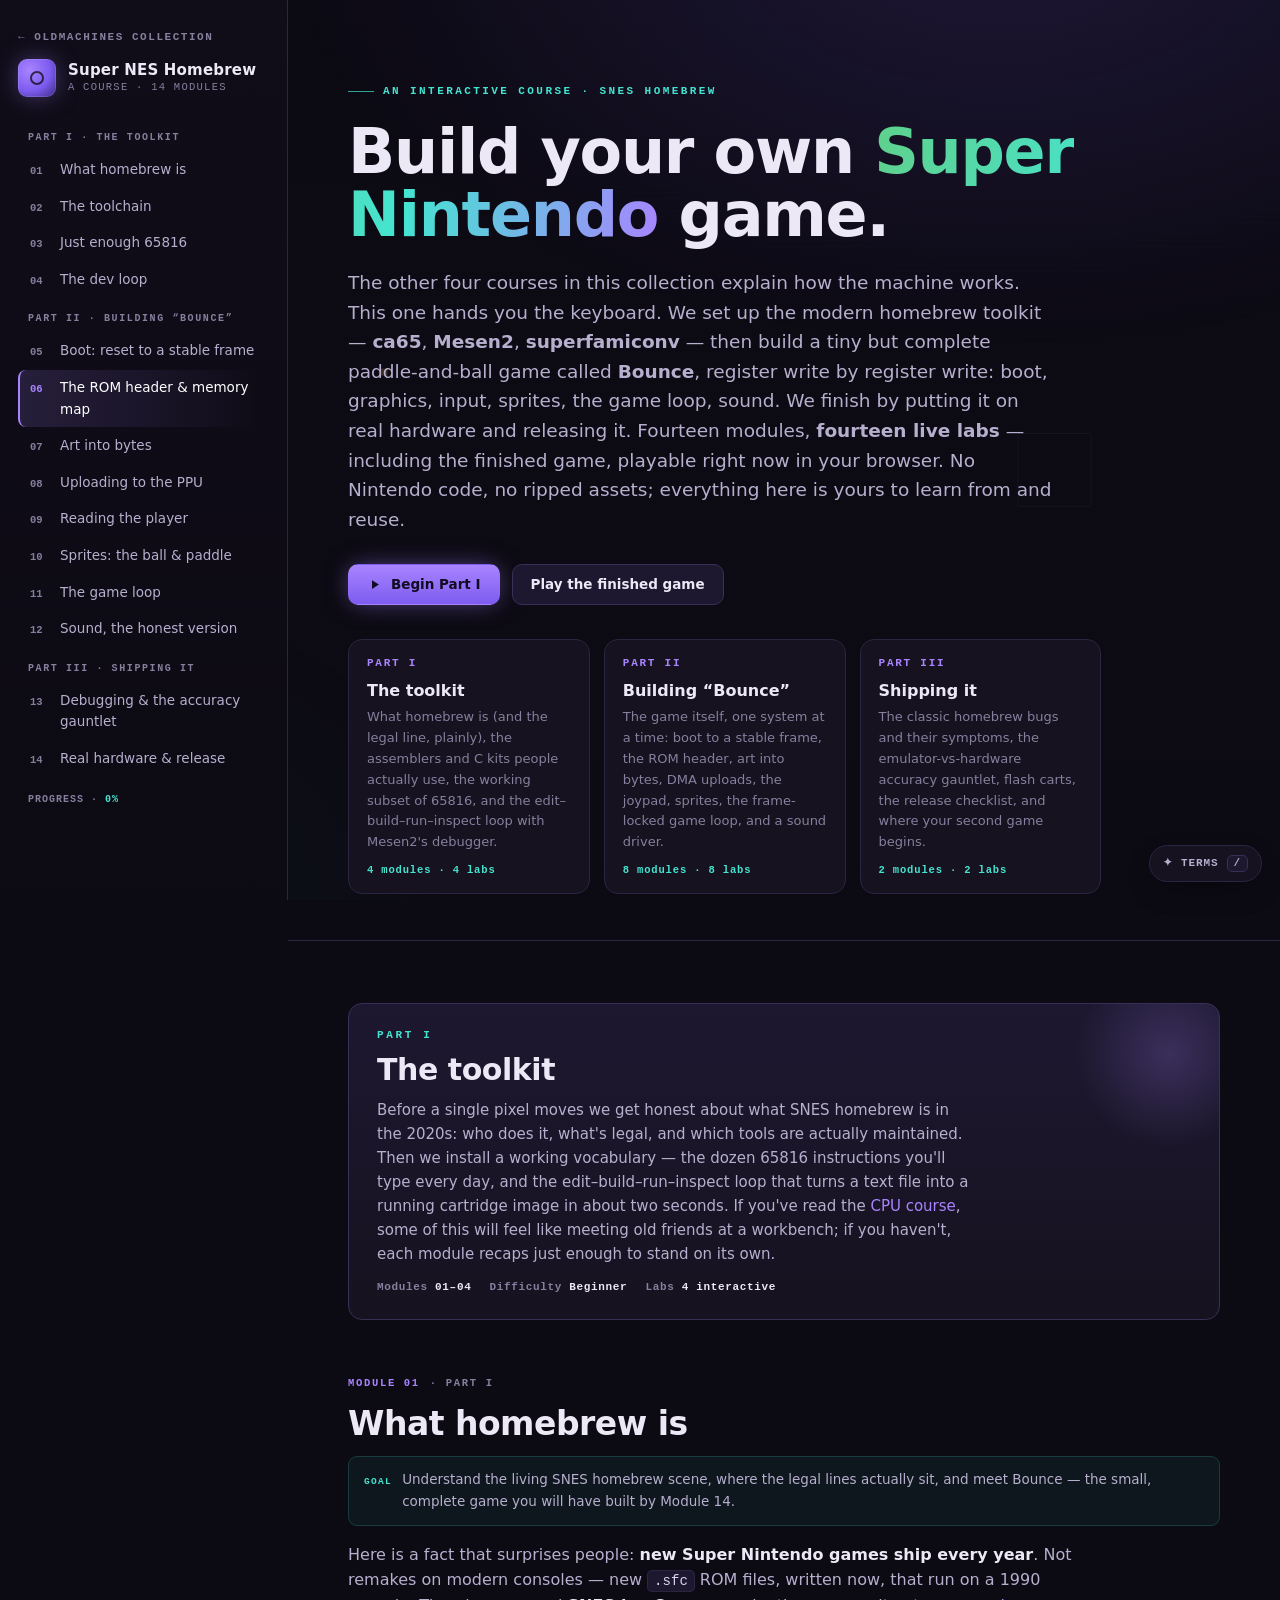
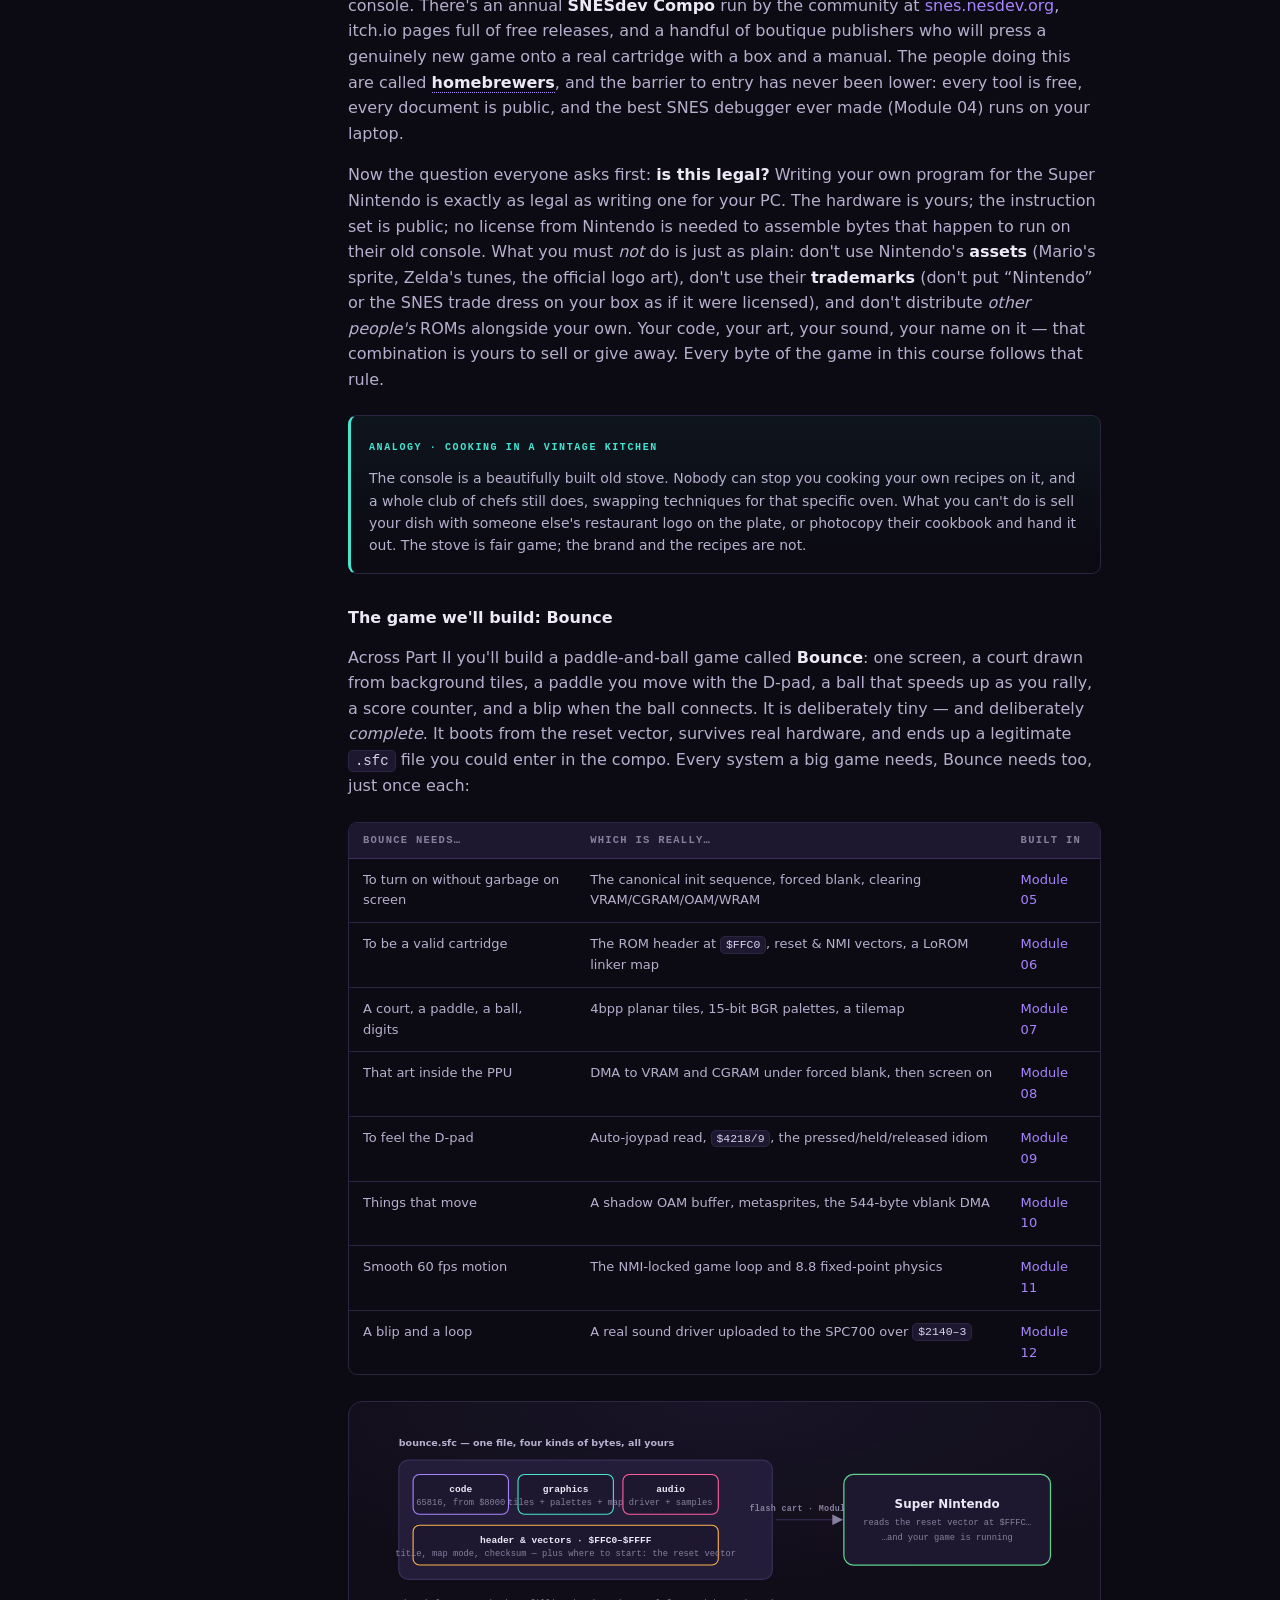
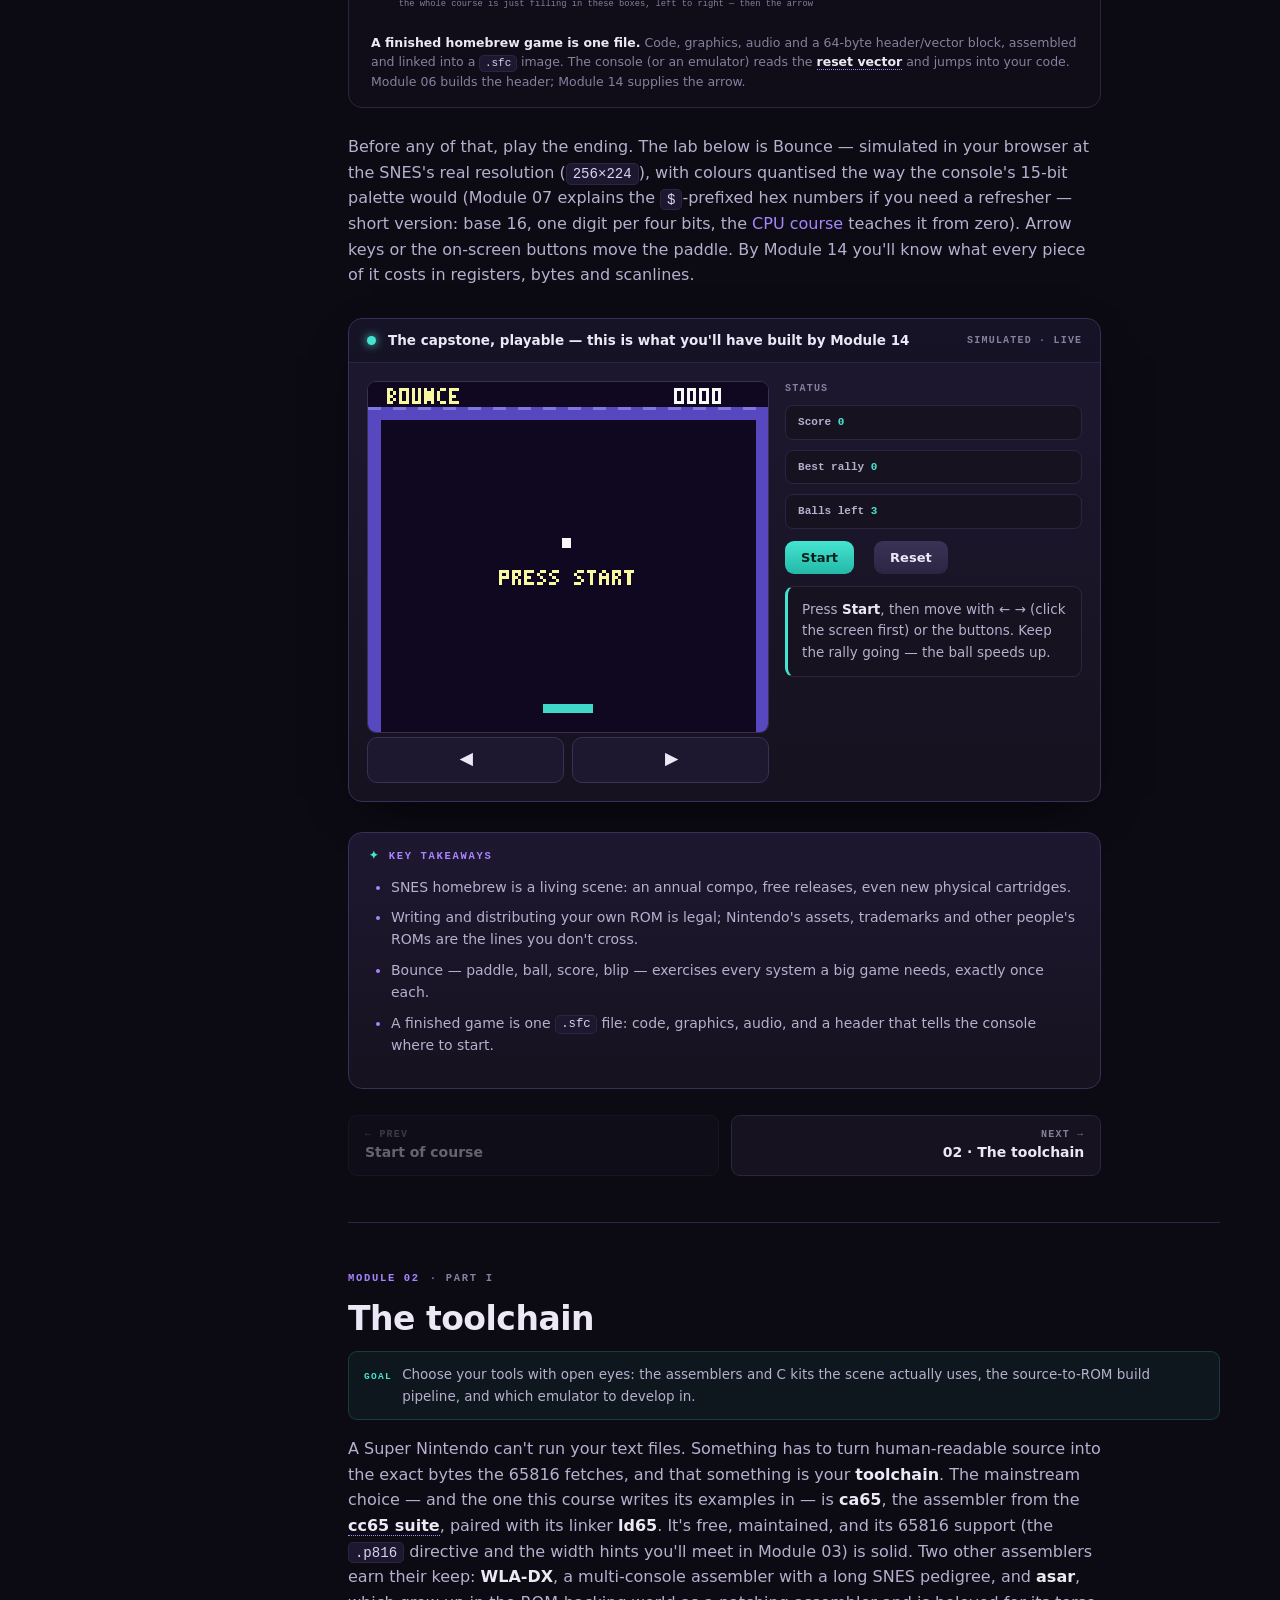
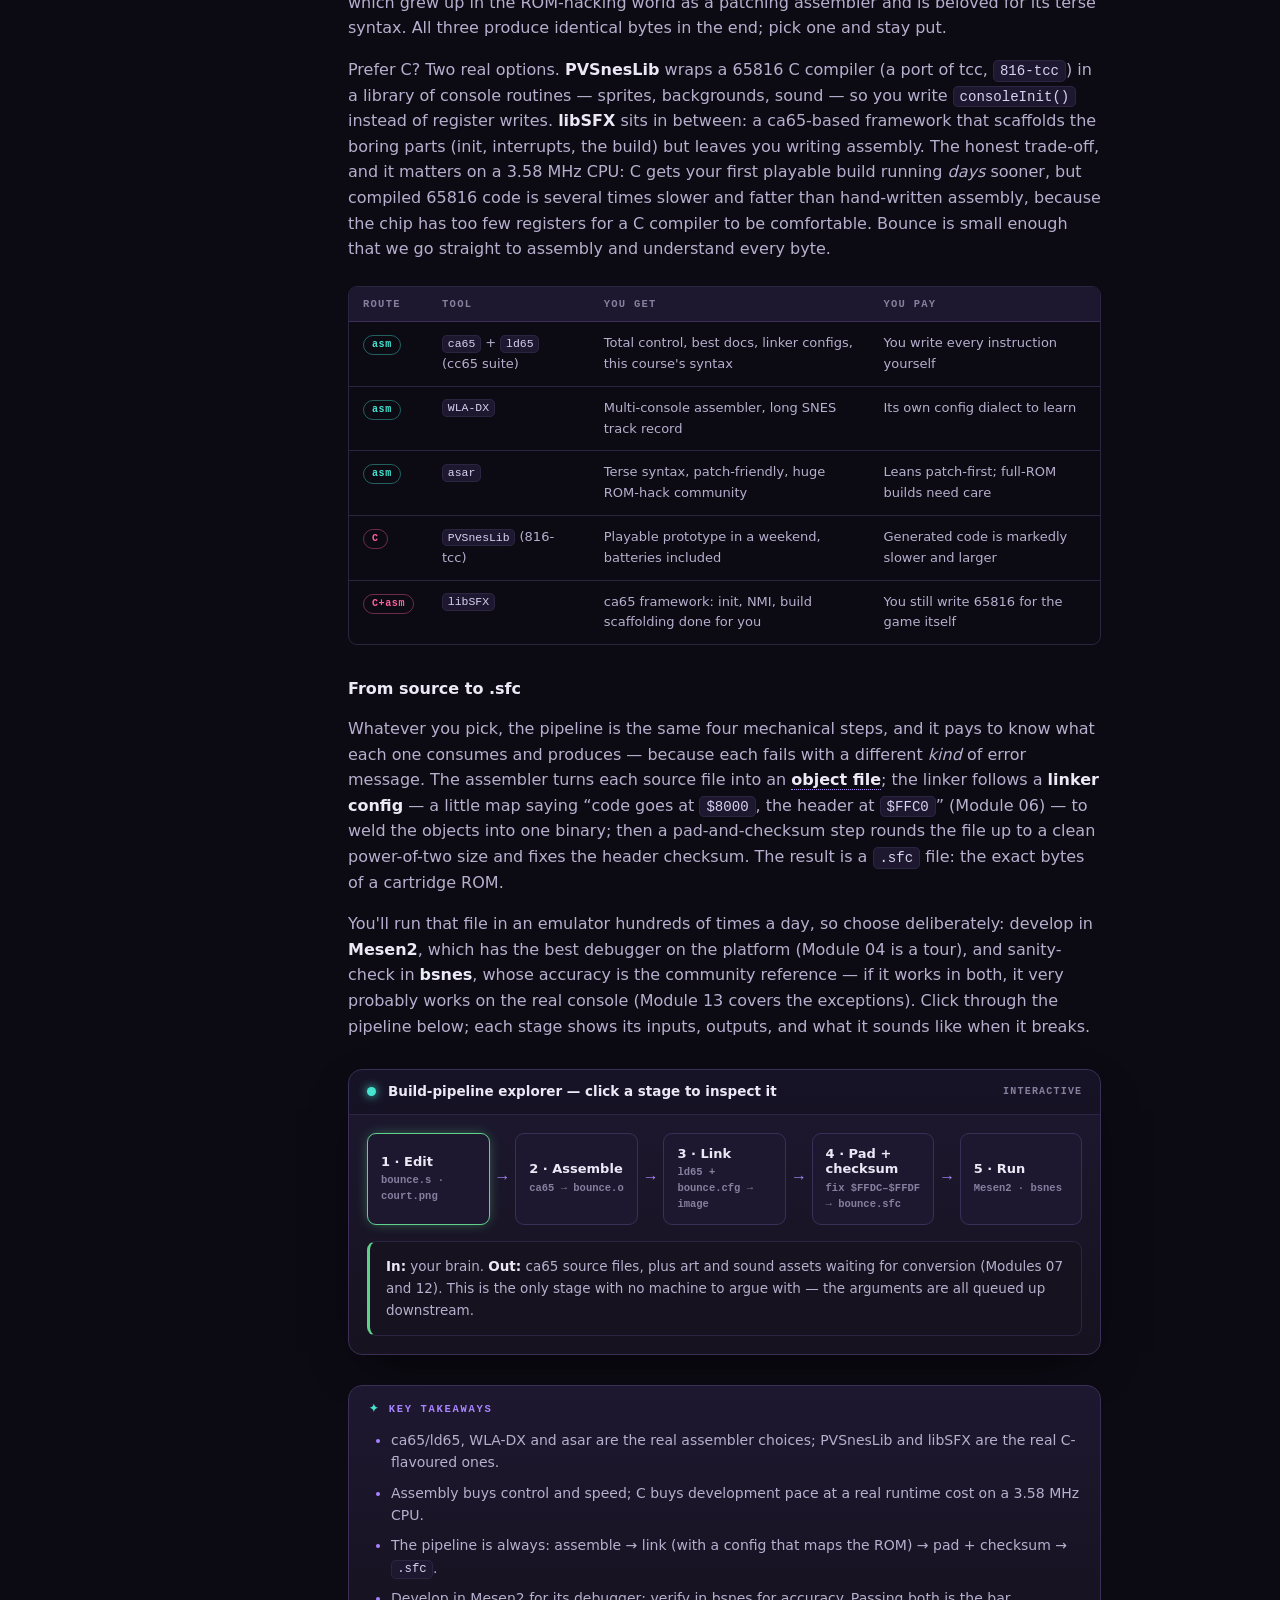
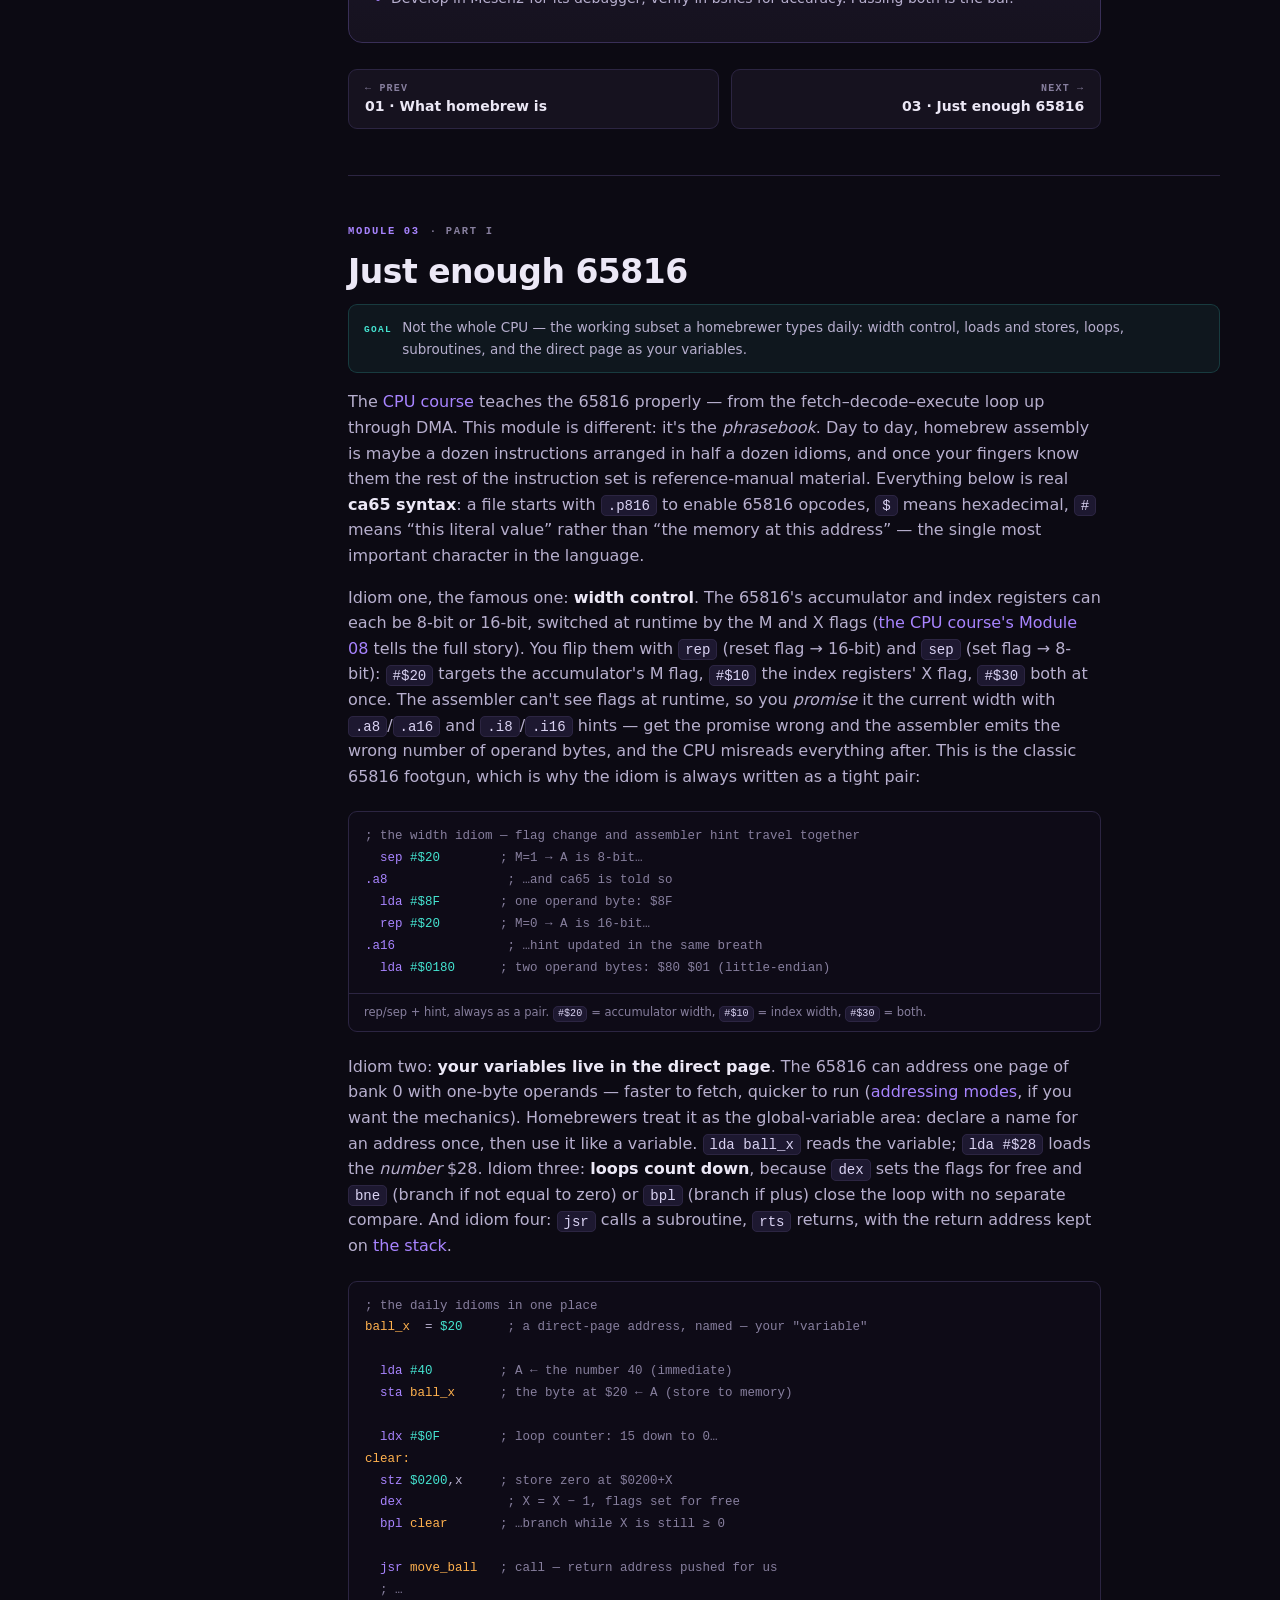
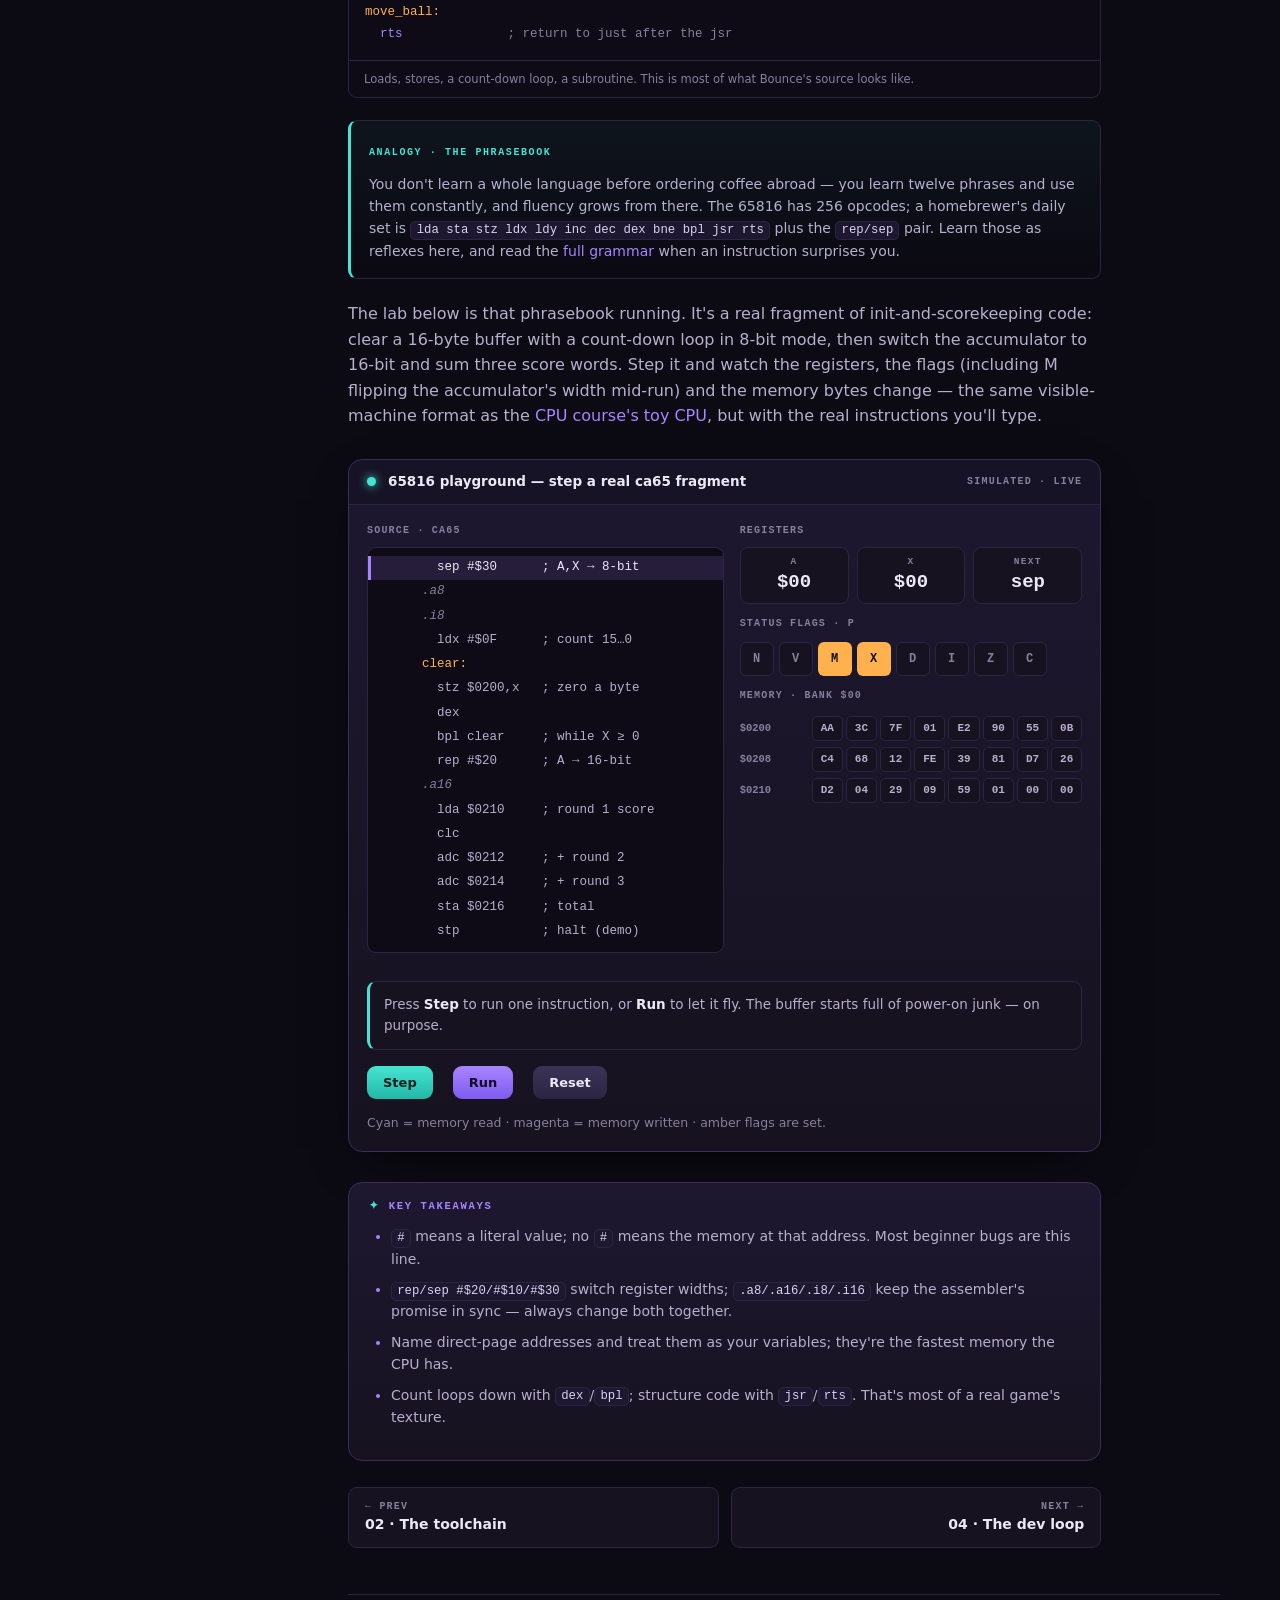
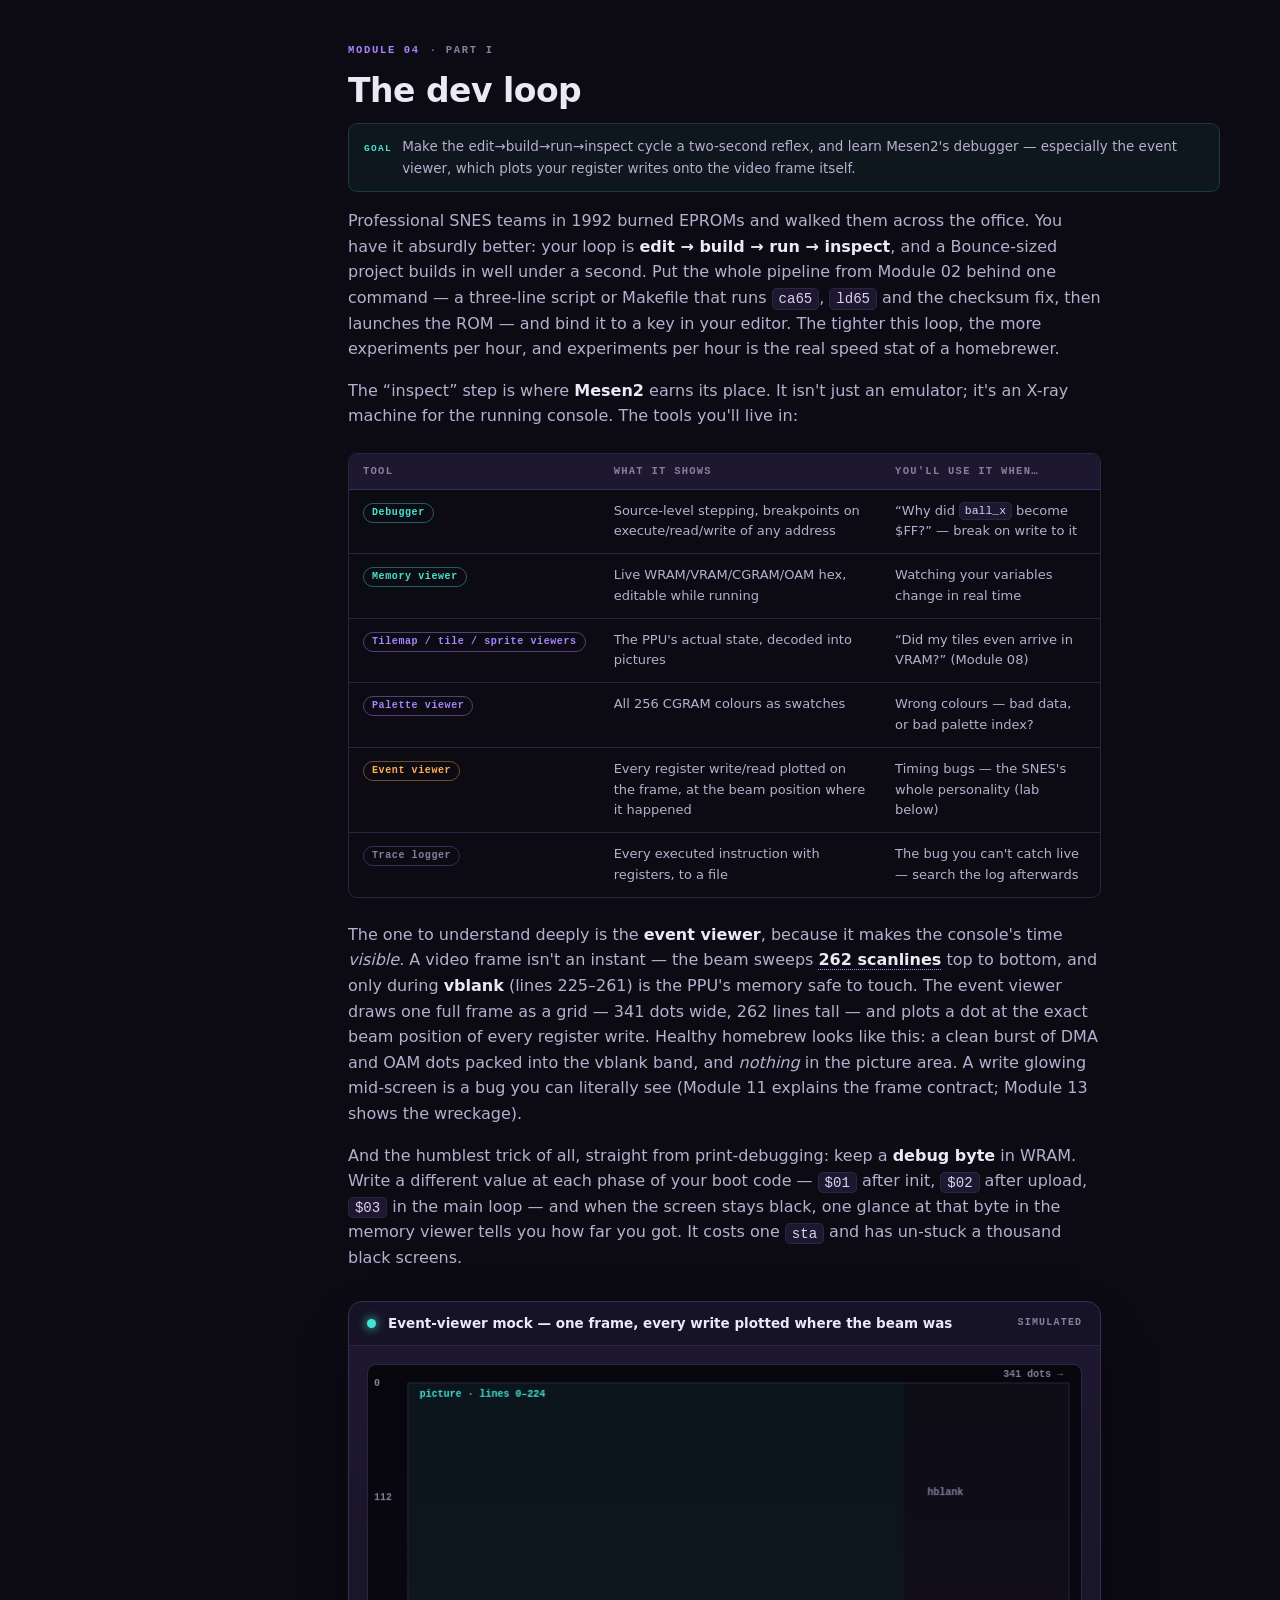
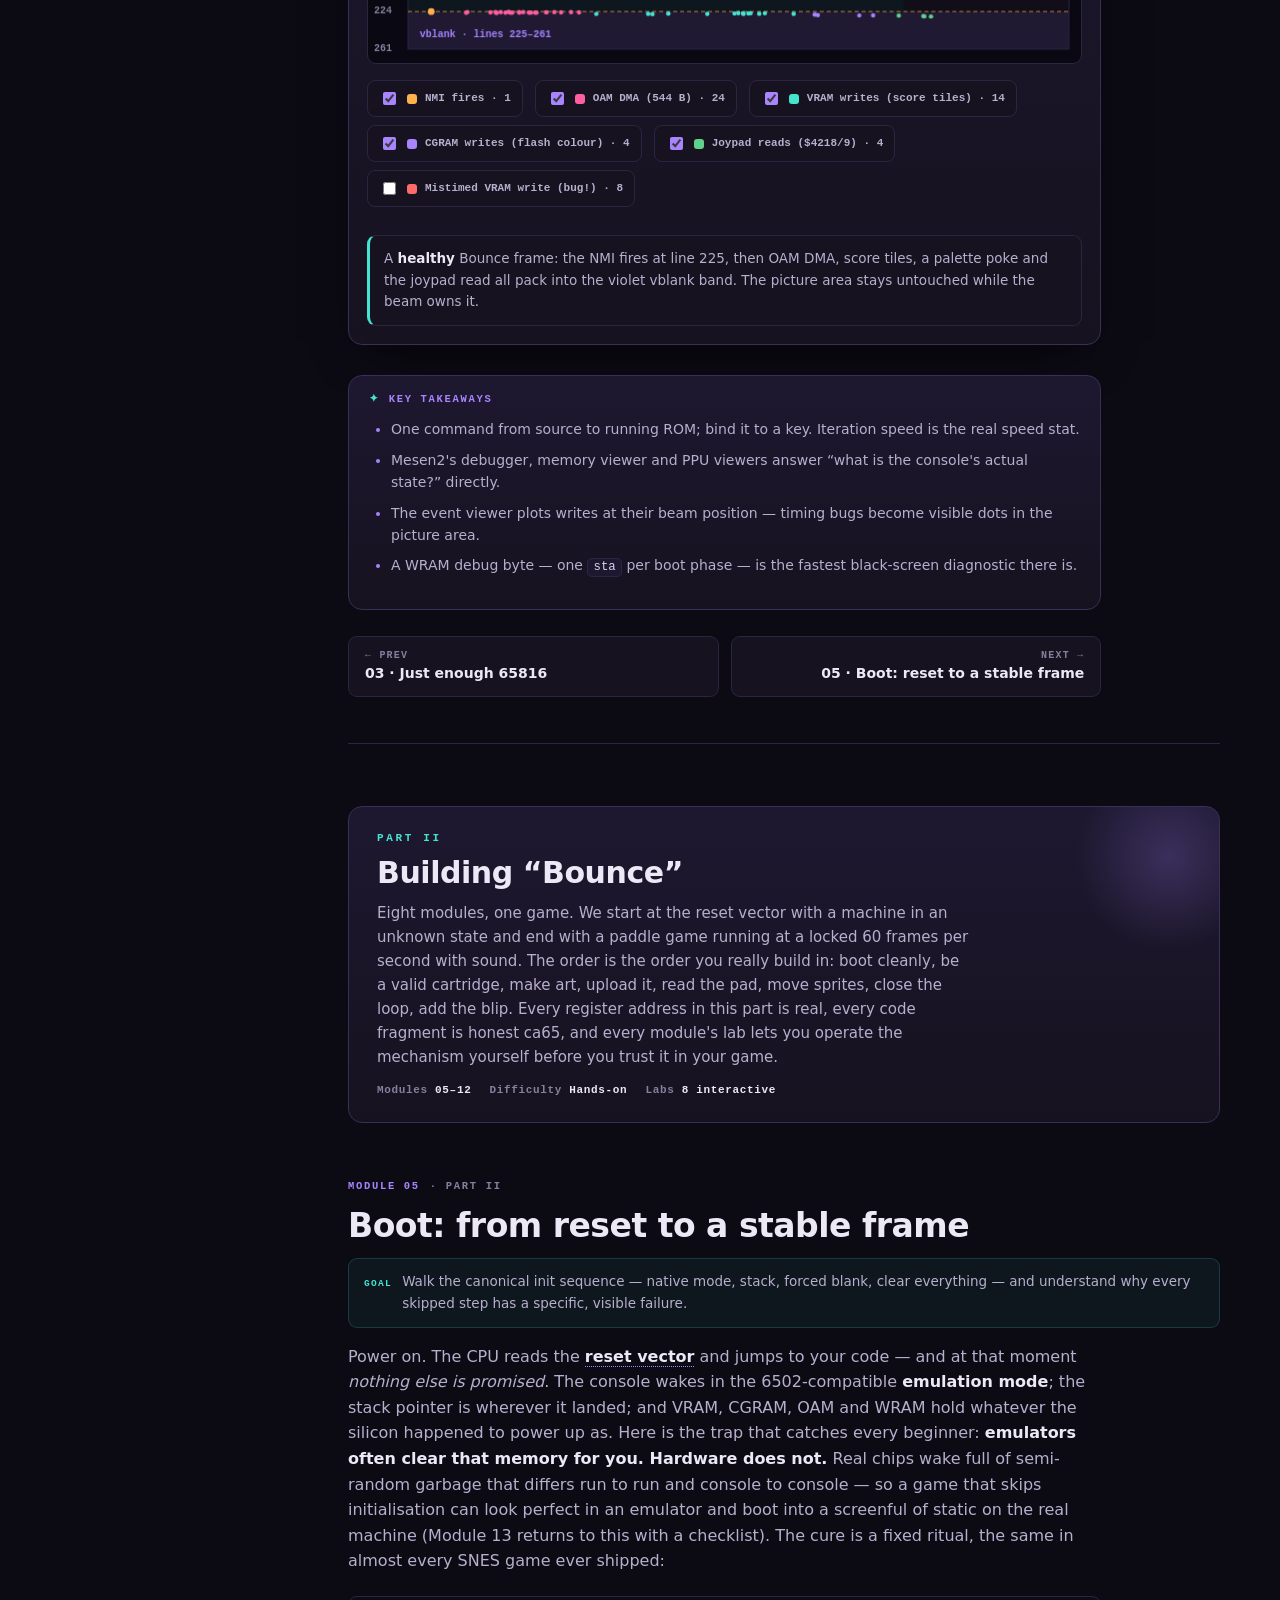
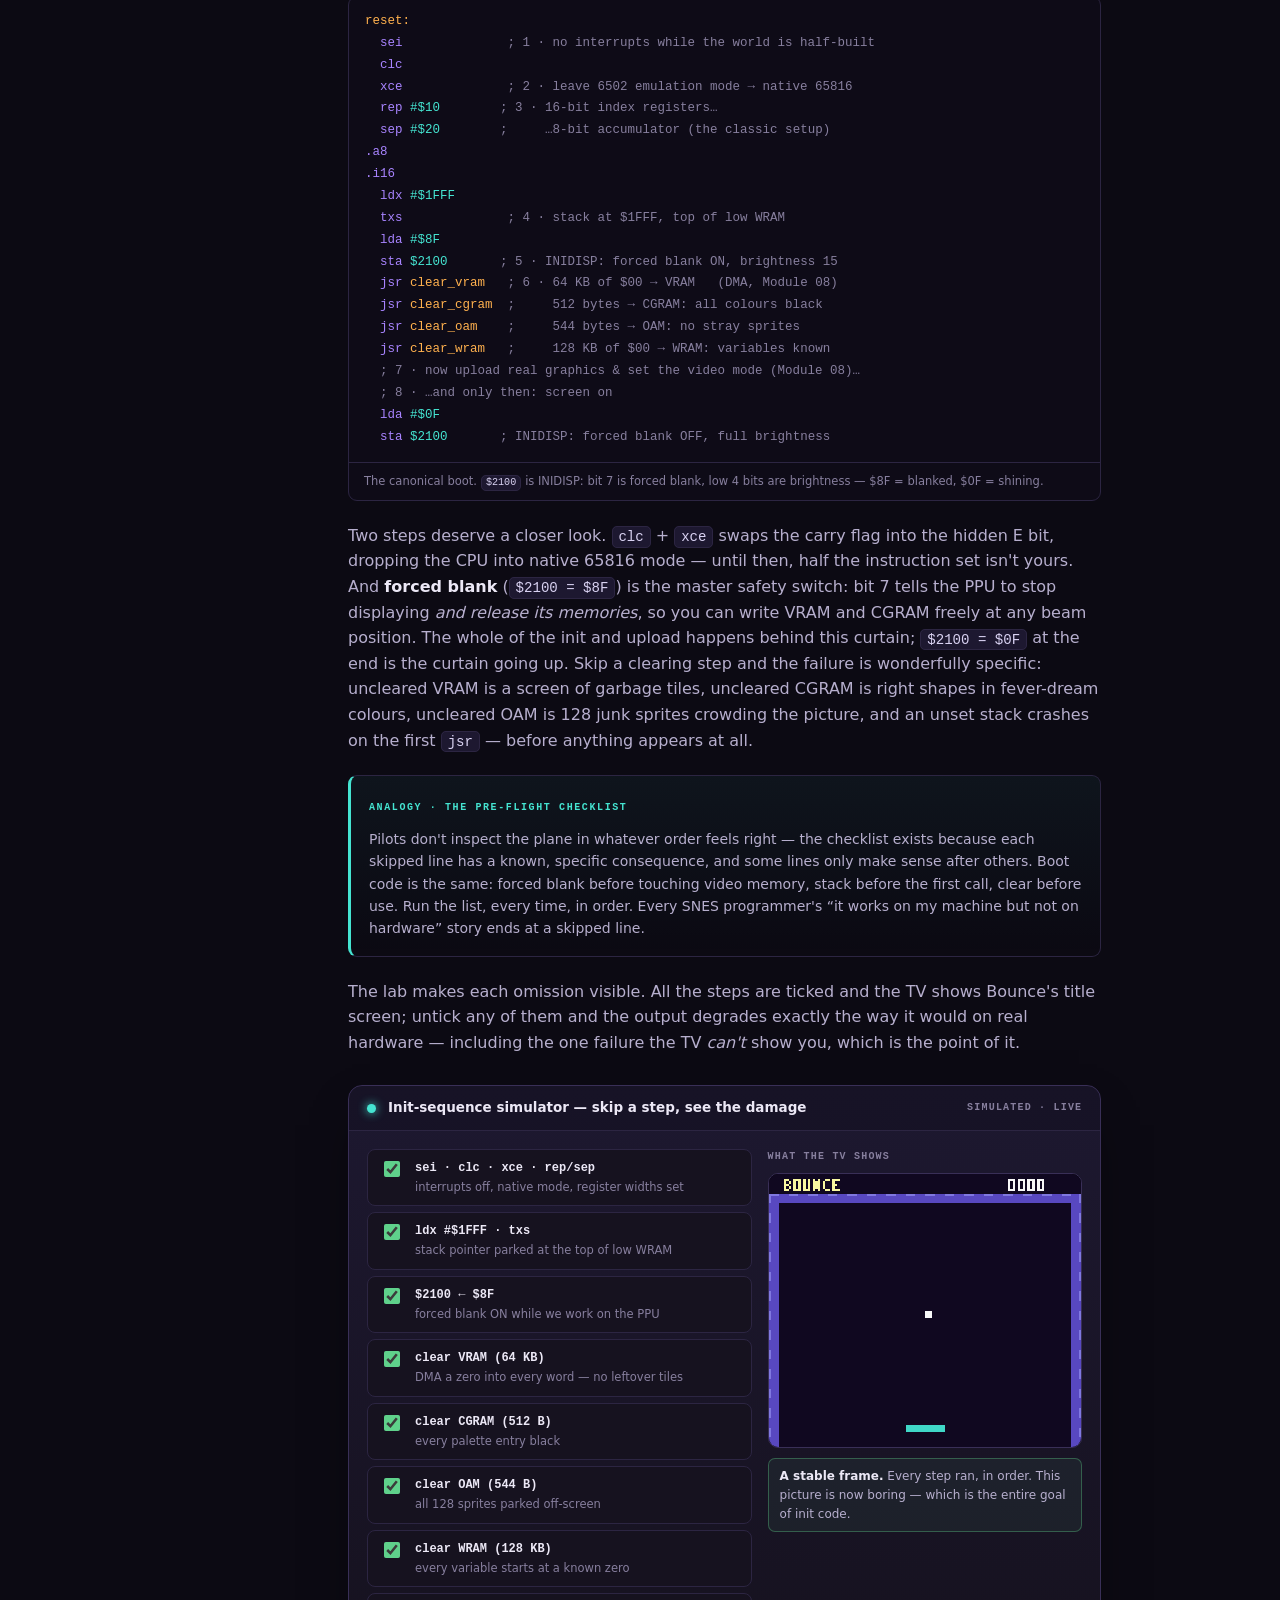
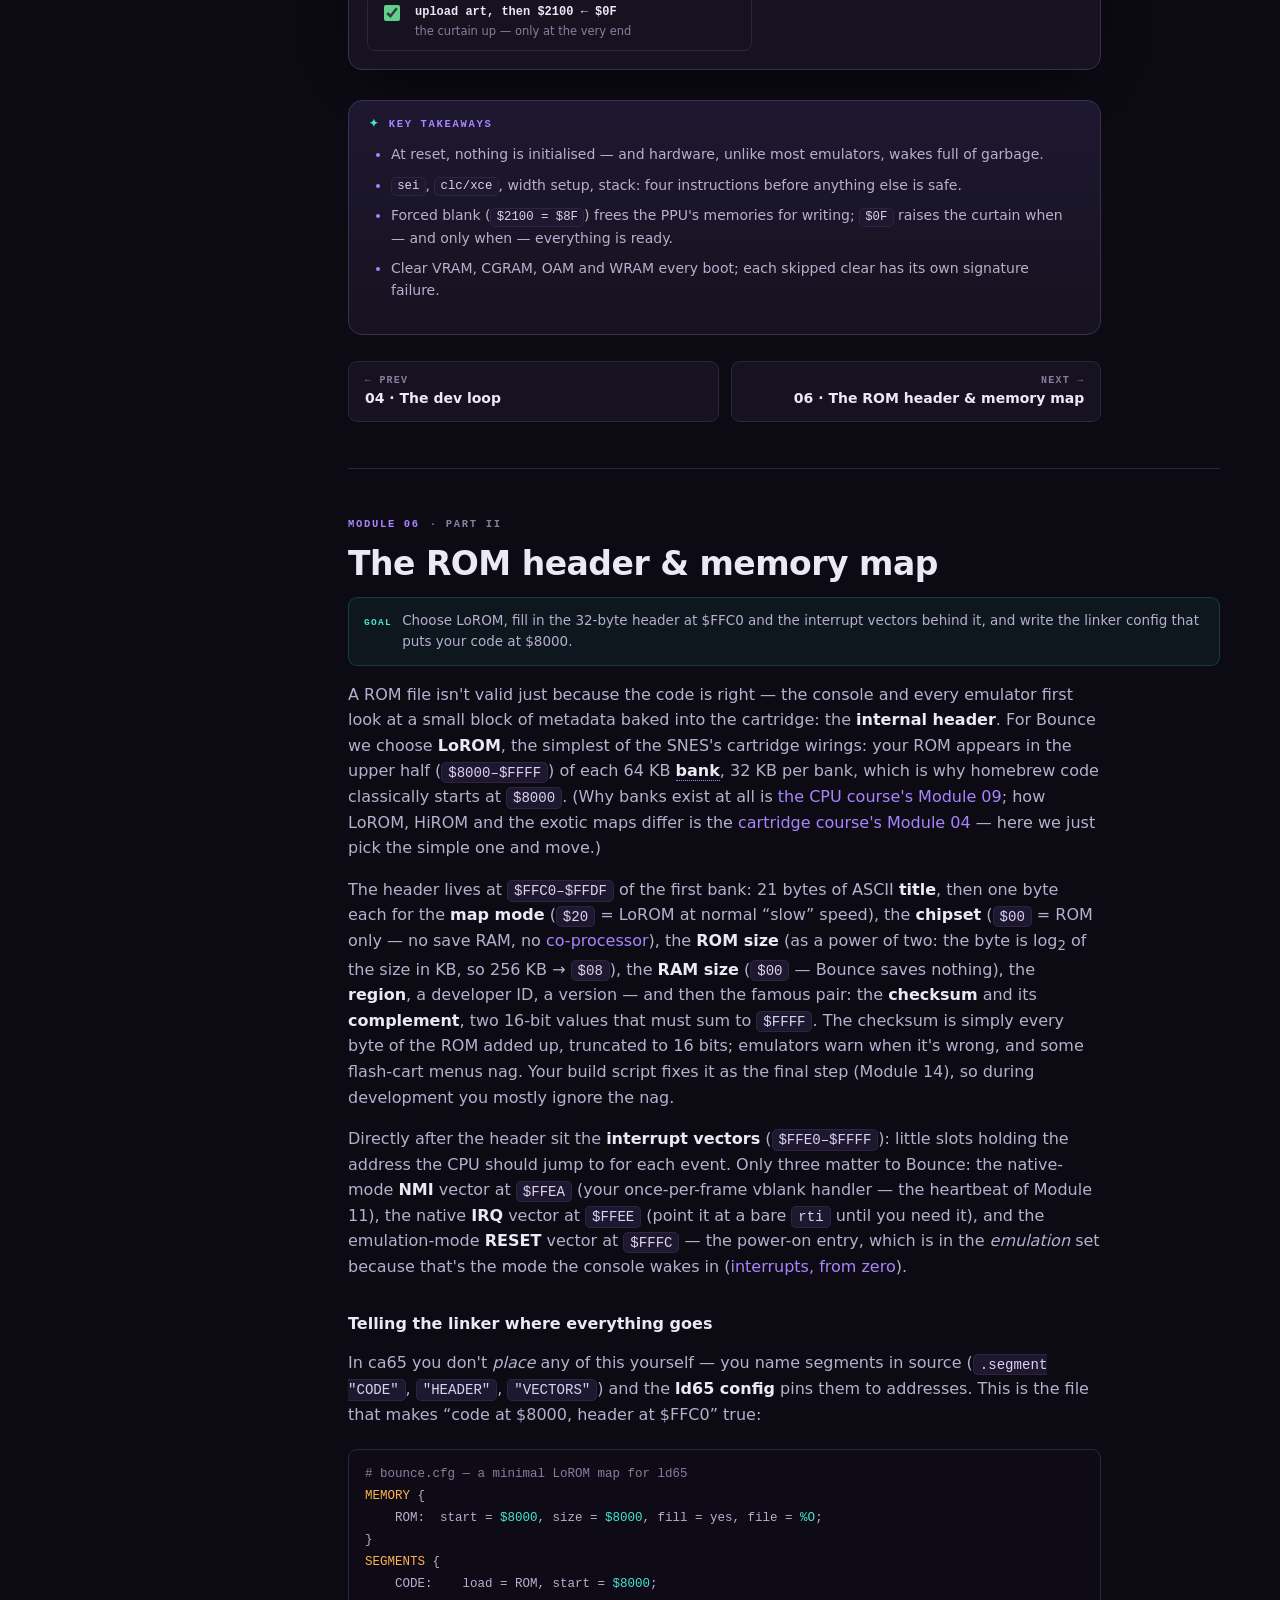
<file: homebrew/index.html>
<!DOCTYPE html>
<html lang="en">
<head>
<meta charset="utf-8">
<meta name="viewport" content="width=device-width, initial-scale=1">
<title>Super NES Homebrew — build your own game, from reset vector to .sfc</title>
<link rel="icon" href="data:image/svg+xml,%3Csvg xmlns=%27http://www.w3.org/2000/svg%27 viewBox=%270 0 32 32%27%3E%3Crect width=%2732%27 height=%2732%27 rx=%278%27 fill=%27%235fd18b%27/%3E%3Ccircle cx=%2716%27 cy=%2716%27 r=%276%27 fill=%27none%27 stroke=%27%230c0a13%27 stroke-width=%273%27/%3E%3C/svg%3E">
<meta name="description" content="A hands-on course in three parts: the modern SNES homebrew toolkit (ca65, Mesen2, superfamiconv), building a complete paddle-and-ball game — Bounce — register write by register write, and shipping it to real hardware. Fourteen modules, fourteen interactive labs, including the finished game playable in your browser.">
<link rel="stylesheet" href="styles.css">
</head>
<body>

<div class="progress" aria-hidden="true"><div class="fill" id="progress-fill"></div></div>
<button class="menu-btn" id="menu-btn" aria-label="Open contents">☰</button>
<div class="scrim" id="scrim"></div>

<div class="app">

  <!-- ================================================= SIDEBAR ============ -->
  <aside class="sidebar" id="sidebar">
    <a class="collection-link" href="https://oldmachines.github.io/">← oldmachines collection</a>
    <div class="brand">
      <div class="logo" aria-hidden="true"></div>
      <div>
        <h1>Super NES Homebrew</h1>
        <span class="sub">A course · 14 modules</span>
      </div>
    </div>

    <nav class="toc" aria-label="Course contents">
      <div class="toc-group">Part I · The toolkit</div>
      <a href="#homebrew"><span class="n">01</span><span>What homebrew is</span></a>
      <a href="#toolchain"><span class="n">02</span><span>The toolchain</span></a>
      <a href="#asm"><span class="n">03</span><span>Just enough 65816</span></a>
      <a href="#devloop"><span class="n">04</span><span>The dev loop</span></a>

      <div class="toc-group">Part II · Building &ldquo;Bounce&rdquo;</div>
      <a href="#init"><span class="n">05</span><span>Boot: reset to a stable frame</span></a>
      <a href="#header"><span class="n">06</span><span>The ROM header &amp; memory map</span></a>
      <a href="#gfx"><span class="n">07</span><span>Art into bytes</span></a>
      <a href="#upload"><span class="n">08</span><span>Uploading to the PPU</span></a>
      <a href="#input"><span class="n">09</span><span>Reading the player</span></a>
      <a href="#objects"><span class="n">10</span><span>Sprites: the ball &amp; paddle</span></a>
      <a href="#gameloop"><span class="n">11</span><span>The game loop</span></a>
      <a href="#sound"><span class="n">12</span><span>Sound, the honest version</span></a>

      <div class="toc-group">Part III · Shipping it</div>
      <a href="#debug"><span class="n">13</span><span>Debugging &amp; the accuracy gauntlet</span></a>
      <a href="#release"><span class="n">14</span><span>Real hardware &amp; release</span></a>

      <div class="progress-note">Progress · <b id="pct">0%</b></div>
    </nav>
  </aside>

  <!-- ================================================= MAIN =============== -->
  <main class="main">

    <!-- ------------------------------------------------ HERO -------------- -->
    <header class="hero">
      <canvas id="hero-build" aria-hidden="true"></canvas>
      <div class="wrap">
        <div class="inner">
          <span class="eyebrow">An interactive course · SNES homebrew</span>
          <h2>Build your own <span class="grad">Super Nintendo</span> game.</h2>
          <p class="lede">
            The other four courses in this collection explain how the machine
            works. This one hands you the keyboard. We set up the modern
            homebrew toolkit — <strong>ca65</strong>, <strong>Mesen2</strong>,
            <strong>superfamiconv</strong> — then build a tiny but complete
            paddle-and-ball game called <strong>Bounce</strong>, register write
            by register write: boot, graphics, input, sprites, the game loop,
            sound. We finish by putting it on real hardware and releasing it.
            Fourteen modules, <strong>fourteen live labs</strong> — including
            the finished game, playable right now in your browser. No Nintendo
            code, no ripped assets; everything here is yours to learn from and
            reuse.
          </p>
          <div class="cta-row">
            <a class="btn primary" href="#homebrew">
              <svg viewBox="0 0 24 24" fill="currentColor"><path d="M8 5v14l11-7z"/></svg>
              Begin Part I
            </a>
            <a class="btn" href="#lab-bounce">Play the finished game</a>
          </div>

          <div class="arc-cards">
            <a class="arc" href="#part-1">
              <div class="an">PART I</div>
              <h4>The toolkit</h4>
              <p>What homebrew is (and the legal line, plainly), the assemblers and C kits people actually use, the working subset of 65816, and the edit–build–run–inspect loop with Mesen2's debugger.</p>
              <div class="cnt">4 modules · 4 labs</div>
            </a>
            <a class="arc" href="#part-2">
              <div class="an">PART II</div>
              <h4>Building &ldquo;Bounce&rdquo;</h4>
              <p>The game itself, one system at a time: boot to a stable frame, the ROM header, art into bytes, DMA uploads, the joypad, sprites, the frame-locked game loop, and a sound driver.</p>
              <div class="cnt">8 modules · 8 labs</div>
            </a>
            <a class="arc" href="#part-3">
              <div class="an">PART III</div>
              <h4>Shipping it</h4>
              <p>The classic homebrew bugs and their symptoms, the emulator-vs-hardware accuracy gauntlet, flash carts, the release checklist, and where your second game begins.</p>
              <div class="cnt">2 modules · 2 labs</div>
            </a>
          </div>
        </div>
      </div>
    </header>

    <div class="wrap">

      <!-- ============================================ PART I ============== -->
      <section class="part" id="part-1">
        <div class="part-inner">
          <div class="kicker">Part I</div>
          <h3>The toolkit</h3>
          <p>
            Before a single pixel moves we get honest about what SNES homebrew
            is in the 2020s: who does it, what's legal, and which tools are
            actually maintained. Then we install a working vocabulary — the
            dozen 65816 instructions you'll type every day, and the
            edit–build–run–inspect loop that turns a text file into a running
            cartridge image in about two seconds. If you've read the
            <a href="../cpu/">CPU course</a>, some of this will feel like
            meeting old friends at a workbench; if you haven't, each module
            recaps just enough to stand on its own.
          </p>
          <div class="part-meta"><span>Modules <b>01–04</b></span><span>Difficulty <b>Beginner</b></span><span>Labs <b>4 interactive</b></span></div>
        </div>
      </section>

      <!-- --- Module 01 --- -->
      <section class="doc" id="homebrew">
        <div class="mod-head">
          <span class="eye">Module 01 <span class="part-tag">· Part I</span></span>
          <h3>What homebrew is</h3>
          <div class="objective"><span class="lbl">Goal</span><span class="txt">Understand the living SNES homebrew scene, where the legal lines actually sit, and meet Bounce — the small, complete game you will have built by Module 14.</span></div>
        </div>
        <div class="prose">
          <p>
            Here is a fact that surprises people: <strong>new Super Nintendo
            games ship every year</strong>. Not remakes on modern consoles —
            new <code>.sfc</code> ROM files, written now, that run on a 1990
            console. There's an annual <strong>SNESdev Compo</strong> run by
            the community at <a href="https://snes.nesdev.org/">snes.nesdev.org</a>,
            itch.io pages full of free releases, and a handful of boutique
            publishers who will press a genuinely new game onto a real
            cartridge with a box and a manual. The people doing this are called
            <span class="term" data-tip="Hobbyist software written for a closed commercial platform by people outside the platform holder's official developer program — 'brewed at home' rather than licensed.">homebrewers</span>,
            and the barrier to entry has never been lower: every tool is free,
            every document is public, and the best SNES debugger ever made
            (Module 04) runs on your laptop.
          </p>
          <p>
            Now the question everyone asks first: <strong>is this legal?</strong>
            Writing your own program for the Super Nintendo is exactly as legal
            as writing one for your PC. The hardware is yours; the instruction
            set is public; no license from Nintendo is needed to assemble bytes
            that happen to run on their old console. What you must
            <em>not</em> do is just as plain: don't use Nintendo's
            <strong>assets</strong> (Mario's sprite, Zelda's tunes, the
            official logo art), don't use their <strong>trademarks</strong>
            (don't put &ldquo;Nintendo&rdquo; or the SNES trade dress on your
            box as if it were licensed), and don't distribute <em>other
            people's</em> ROMs alongside your own. Your code, your art, your
            sound, your name on it — that combination is yours to sell or give
            away. Every byte of the game in this course follows that rule.
          </p>

          <div class="analogy">
            <span class="lbl">Analogy · Cooking in a vintage kitchen</span>
            <p>
              The console is a beautifully built old stove. Nobody can stop you
              cooking your own recipes on it, and a whole club of chefs still
              does, swapping techniques for that specific oven. What you can't
              do is sell your dish with someone else's restaurant logo on the
              plate, or photocopy their cookbook and hand it out. The stove is
              fair game; the brand and the recipes are not.
            </p>
          </div>

          <h4>The game we'll build: Bounce</h4>
          <p>
            Across Part II you'll build a paddle-and-ball game called
            <strong>Bounce</strong>: one screen, a court drawn from background
            tiles, a paddle you move with the D-pad, a ball that speeds up as
            you rally, a score counter, and a blip when the ball connects.
            It is deliberately tiny — and deliberately <em>complete</em>. It
            boots from the reset vector, survives real hardware, and ends up a
            legitimate <code>.sfc</code> file you could enter in the compo.
            Every system a big game needs, Bounce needs too, just once each:
          </p>

          <div class="tbl-wrap">
            <table>
              <thead><tr><th>Bounce needs…</th><th>Which is really…</th><th>Built in</th></tr></thead>
              <tbody>
                <tr><td>To turn on without garbage on screen</td><td>The canonical init sequence, forced blank, clearing VRAM/CGRAM/OAM/WRAM</td><td><a href="#init">Module 05</a></td></tr>
                <tr><td>To be a valid cartridge</td><td>The ROM header at <code>$FFC0</code>, reset &amp; NMI vectors, a LoROM linker map</td><td><a href="#header">Module 06</a></td></tr>
                <tr><td>A court, a paddle, a ball, digits</td><td>4bpp planar tiles, 15-bit BGR palettes, a tilemap</td><td><a href="#gfx">Module 07</a></td></tr>
                <tr><td>That art inside the PPU</td><td>DMA to VRAM and CGRAM under forced blank, then screen on</td><td><a href="#upload">Module 08</a></td></tr>
                <tr><td>To feel the D-pad</td><td>Auto-joypad read, <code>$4218/9</code>, the pressed/held/released idiom</td><td><a href="#input">Module 09</a></td></tr>
                <tr><td>Things that move</td><td>A shadow OAM buffer, metasprites, the 544-byte vblank DMA</td><td><a href="#objects">Module 10</a></td></tr>
                <tr><td>Smooth 60 fps motion</td><td>The NMI-locked game loop and 8.8 fixed-point physics</td><td><a href="#gameloop">Module 11</a></td></tr>
                <tr><td>A blip and a loop</td><td>A real sound driver uploaded to the SPC700 over <code>$2140–3</code></td><td><a href="#sound">Module 12</a></td></tr>
              </tbody>
            </table>
          </div>

          <figure class="figure">
            <svg viewBox="0 0 900 250" role="img" aria-label="Anatomy of a finished homebrew ROM: header, code, graphics and audio blocks inside one .sfc file, feeding the console">
              <defs><marker id="m01a" markerWidth="9" markerHeight="9" refX="7" refY="4.5" orient="auto"><path d="M0 0 L9 4.5 L0 9 z" fill="#877f9e"/></marker></defs>
              <text x="40" y="30" class="d-tag">bounce.sfc — one file, four kinds of bytes, all yours</text>
              <rect x="40" y="48" width="470" height="150" rx="12" class="d-fill-panel2 d-stroke-line" stroke-width="1.5"/>
              <rect x="58" y="66" width="120" height="50" rx="8" class="d-fill-panel d-violet-s" stroke-width="1.4"/>
              <text x="118" y="88" text-anchor="middle" class="d-num">code</text>
              <text x="118" y="104" text-anchor="middle" class="d-sub">65816, from $8000</text>
              <rect x="190" y="66" width="120" height="50" rx="8" class="d-fill-panel d-cyan-s" stroke-width="1.4"/>
              <text x="250" y="88" text-anchor="middle" class="d-num">graphics</text>
              <text x="250" y="104" text-anchor="middle" class="d-sub">tiles + palettes + map</text>
              <rect x="322" y="66" width="120" height="50" rx="8" class="d-fill-panel d-magenta-s" stroke-width="1.4"/>
              <text x="382" y="88" text-anchor="middle" class="d-num">audio</text>
              <text x="382" y="104" text-anchor="middle" class="d-sub">driver + samples</text>
              <rect x="58" y="130" width="384" height="50" rx="8" class="d-fill-panel d-amber-s" stroke-width="1.4"/>
              <text x="250" y="152" text-anchor="middle" class="d-num">header &amp; vectors · $FFC0–$FFFF</text>
              <text x="250" y="168" text-anchor="middle" class="d-sub">title, map mode, checksum — plus where to start: the reset vector</text>
              <line x1="514" y1="123" x2="596" y2="123" class="d-axis" stroke-width="1.8" marker-end="url(#m01a)"/>
              <text x="555" y="112" text-anchor="middle" class="d-flow">flash cart · Module 14</text>
              <rect x="600" y="66" width="260" height="114" rx="12" class="d-fill-panel d-good-s" stroke-width="1.6"/>
              <text x="730" y="108" text-anchor="middle" class="d-label">Super Nintendo</text>
              <text x="730" y="130" text-anchor="middle" class="d-sub">reads the reset vector at $FFFC…</text>
              <text x="730" y="148" text-anchor="middle" class="d-sub">…and your game is running</text>
              <text x="40" y="232" class="d-sub">the whole course is just filling in these boxes, left to right — then the arrow</text>
            </svg>
            <figcaption class="fig-cap"><strong>A finished homebrew game is one file.</strong> Code, graphics, audio and a 64-byte header/vector block, assembled and linked into a <code>.sfc</code> image. The console (or an emulator) reads the <span class="term" data-tip="The address stored at $FFFC/$FFFD that the CPU jumps to at power-on — the very first thing your game controls.">reset vector</span> and jumps into your code. Module 06 builds the header; Module 14 supplies the arrow.</figcaption>
          </figure>

          <p>
            Before any of that, play the ending. The lab below is Bounce —
            simulated in your browser at the SNES's real resolution
            (<code>256×224</code>), with colours quantised the way the console's
            15-bit palette would (Module 07 explains the <code>$</code>-prefixed
            hex numbers if you need a refresher — short version: base 16, one
            digit per four bits, the <a href="../cpu/#numbers">CPU course</a>
            teaches it from zero). Arrow keys or the on-screen buttons move the
            paddle. By Module 14 you'll know what every piece of it costs in
            registers, bytes and scanlines.
          </p>

          <div class="lab" id="lab-bounce">
            <div class="lab-head"><span class="dot"></span><span class="title">The capstone, playable — this is what you'll have built by Module 14</span><span class="badge">simulated · live</span></div>
            <div class="lab-body">
              <div class="bounce-stage">
                <div>
                  <canvas class="bounce-canvas" data-bounce-canvas tabindex="0" aria-label="Bounce — paddle and ball game. Focus and use left and right arrow keys to move the paddle."></canvas>
                  <div class="pad-btns">
                    <button class="pad-btn" data-bounce-left aria-label="Move paddle left">◀</button>
                    <button class="pad-btn" data-bounce-right aria-label="Move paddle right">▶</button>
                  </div>
                </div>
                <div>
                  <div class="lab-sub" style="margin-bottom:8px">Status</div>
                  <div class="stat-row" style="flex-direction:column;align-items:stretch">
                    <div class="stat-chip">Score <b data-bounce-score>0</b></div>
                    <div class="stat-chip">Best rally <b data-bounce-best>0</b></div>
                    <div class="stat-chip">Balls left <b data-bounce-lives>3</b></div>
                  </div>
                  <div class="controls" style="margin-top:12px">
                    <button class="play-btn" data-bounce-start>Start</button>
                    <button class="play-btn" data-bounce-reset style="background:linear-gradient(180deg,#3a3357,#2c2542);color:var(--ink)">Reset</button>
                  </div>
                  <div class="tc-narrate" data-bounce-msg style="margin-top:12px">Press <b>Start</b>, then move with ← → (click the screen first) or the buttons. Keep the rally going — the ball speeds up.</div>
                </div>
              </div>
            </div>
          </div>

          <div class="takeaway">
            <div class="th">Key takeaways</div>
            <ul>
              <li>SNES homebrew is a living scene: an annual compo, free releases, even new physical cartridges.</li>
              <li>Writing and distributing your own ROM is legal; Nintendo's assets, trademarks and other people's ROMs are the lines you don't cross.</li>
              <li>Bounce — paddle, ball, score, blip — exercises every system a big game needs, exactly once each.</li>
              <li>A finished game is one <code>.sfc</code> file: code, graphics, audio, and a header that tells the console where to start.</li>
            </ul>
          </div>

          <div class="mod-nav">
            <a class="disabled" aria-disabled="true"><span class="dir">← Prev</span><span class="ttl">Start of course</span></a>
            <a class="next" href="#toolchain"><span class="dir">Next →</span><span class="ttl">02 · The toolchain</span></a>
          </div>
        </div>
      </section>

      <!-- --- Module 02 --- -->
      <section class="doc" id="toolchain">
        <div class="mod-head">
          <span class="eye">Module 02 <span class="part-tag">· Part I</span></span>
          <h3>The toolchain</h3>
          <div class="objective"><span class="lbl">Goal</span><span class="txt">Choose your tools with open eyes: the assemblers and C kits the scene actually uses, the source-to-ROM build pipeline, and which emulator to develop in.</span></div>
        </div>
        <div class="prose">
          <p>
            A Super Nintendo can't run your text files. Something has to turn
            human-readable source into the exact bytes the 65816 fetches, and
            that something is your <strong>toolchain</strong>. The mainstream
            choice — and the one this course writes its examples in — is
            <strong>ca65</strong>, the assembler from the
            <span class="term" data-tip="A free, mature compiler/assembler suite for 6502-family processors. Its assembler, ca65, fully supports the 65816; its linker, ld65, places your code into a ROM image using a config file.">cc65 suite</span>,
            paired with its linker <strong>ld65</strong>. It's free, maintained,
            and its 65816 support (the <code>.p816</code> directive and the
            width hints you'll meet in Module 03) is solid. Two other
            assemblers earn their keep: <strong>WLA-DX</strong>, a multi-console
            assembler with a long SNES pedigree, and <strong>asar</strong>,
            which grew up in the ROM-hacking world as a patching assembler and
            is beloved for its terse syntax. All three produce identical bytes
            in the end; pick one and stay put.
          </p>
          <p>
            Prefer C? Two real options. <strong>PVSnesLib</strong> wraps a
            65816 C compiler (a port of tcc, <code>816-tcc</code>) in a library
            of console routines — sprites, backgrounds, sound — so you write
            <code>consoleInit()</code> instead of register writes.
            <strong>libSFX</strong> sits in between: a ca65-based framework
            that scaffolds the boring parts (init, interrupts, the build) but
            leaves you writing assembly. The honest trade-off, and it matters
            on a 3.58&nbsp;MHz CPU: C gets your first playable build running
            <em>days</em> sooner, but compiled 65816 code is several times
            slower and fatter than hand-written assembly, because the chip has
            too few registers for a C compiler to be comfortable. Bounce is
            small enough that we go straight to assembly and understand every
            byte.
          </p>

          <div class="tbl-wrap">
            <table>
              <thead><tr><th>Route</th><th>Tool</th><th>You get</th><th>You pay</th></tr></thead>
              <tbody>
                <tr><td><span class="pill ax">asm</span></td><td><code>ca65</code> + <code>ld65</code> (cc65 suite)</td><td>Total control, best docs, linker configs, this course's syntax</td><td>You write every instruction yourself</td></tr>
                <tr><td><span class="pill ax">asm</span></td><td><code>WLA-DX</code></td><td>Multi-console assembler, long SNES track record</td><td>Its own config dialect to learn</td></tr>
                <tr><td><span class="pill ax">asm</span></td><td><code>asar</code></td><td>Terse syntax, patch-friendly, huge ROM-hack community</td><td>Leans patch-first; full-ROM builds need care</td></tr>
                <tr><td><span class="pill hb">C</span></td><td><code>PVSnesLib</code> (816-tcc)</td><td>Playable prototype in a weekend, batteries included</td><td>Generated code is markedly slower and larger</td></tr>
                <tr><td><span class="pill hb">C+asm</span></td><td><code>libSFX</code></td><td>ca65 framework: init, NMI, build scaffolding done for you</td><td>You still write 65816 for the game itself</td></tr>
              </tbody>
            </table>
          </div>

          <h4>From source to .sfc</h4>
          <p>
            Whatever you pick, the pipeline is the same four mechanical steps,
            and it pays to know what each one consumes and produces — because
            each fails with a different <em>kind</em> of error message.
            The assembler turns each source file into an
            <span class="term" data-tip="A half-finished binary: your assembled bytes plus a list of names it defines and names it still needs. The linker resolves those names across all object files.">object file</span>;
            the linker follows a <strong>linker config</strong> — a little map
            saying &ldquo;code goes at <code>$8000</code>, the header at
            <code>$FFC0</code>&rdquo; (Module 06) — to weld the objects into
            one binary; then a pad-and-checksum step rounds the file up to a
            clean power-of-two size and fixes the header checksum. The result
            is a <code>.sfc</code> file: the exact bytes of a cartridge ROM.
          </p>
          <p>
            You'll run that file in an emulator hundreds of times a day, so
            choose deliberately: develop in <strong>Mesen2</strong>, which has
            the best debugger on the platform (Module 04 is a tour), and
            sanity-check in <strong>bsnes</strong>, whose accuracy is the
            community reference — if it works in both, it very probably works
            on the real console (Module 13 covers the exceptions). Click
            through the pipeline below; each stage shows its inputs, outputs,
            and what it sounds like when it breaks.
          </p>

          <div class="lab" id="lab-pipeline">
            <div class="lab-head"><span class="dot"></span><span class="title">Build-pipeline explorer — click a stage to inspect it</span><span class="badge">interactive</span></div>
            <div class="lab-body">
              <div class="pl-row" data-pl-row></div>
              <div class="pl-detail" data-pl-detail></div>
            </div>
          </div>

          <div class="takeaway">
            <div class="th">Key takeaways</div>
            <ul>
              <li>ca65/ld65, WLA-DX and asar are the real assembler choices; PVSnesLib and libSFX are the real C-flavoured ones.</li>
              <li>Assembly buys control and speed; C buys development pace at a real runtime cost on a 3.58 MHz CPU.</li>
              <li>The pipeline is always: assemble → link (with a config that maps the ROM) → pad + checksum → <code>.sfc</code>.</li>
              <li>Develop in Mesen2 for its debugger; verify in bsnes for accuracy. Passing both is the bar.</li>
            </ul>
          </div>

          <div class="mod-nav">
            <a href="#homebrew"><span class="dir">← Prev</span><span class="ttl">01 · What homebrew is</span></a>
            <a class="next" href="#asm"><span class="dir">Next →</span><span class="ttl">03 · Just enough 65816</span></a>
          </div>
        </div>
      </section>

      <!-- --- Module 03 --- -->
      <section class="doc" id="asm">
        <div class="mod-head">
          <span class="eye">Module 03 <span class="part-tag">· Part I</span></span>
          <h3>Just enough 65816</h3>
          <div class="objective"><span class="lbl">Goal</span><span class="txt">Not the whole CPU — the working subset a homebrewer types daily: width control, loads and stores, loops, subroutines, and the direct page as your variables.</span></div>
        </div>
        <div class="prose">
          <p>
            The <a href="../cpu/">CPU course</a> teaches the 65816 properly —
            from the fetch–decode–execute loop up through DMA. This module is
            different: it's the <em>phrasebook</em>. Day to day, homebrew
            assembly is maybe a dozen instructions arranged in half a dozen
            idioms, and once your fingers know them the rest of the
            instruction set is reference-manual material. Everything below is
            real <strong>ca65 syntax</strong>: a file starts with
            <code>.p816</code> to enable 65816 opcodes, <code>$</code> means
            hexadecimal, <code>#</code> means &ldquo;this literal value&rdquo;
            rather than &ldquo;the memory at this address&rdquo; — the single
            most important character in the language.
          </p>
          <p>
            Idiom one, the famous one: <strong>width control</strong>. The
            65816's accumulator and index registers can each be 8-bit or
            16-bit, switched at runtime by the M and X flags
            (<a href="../cpu/#width">the CPU course's Module 08</a> tells the
            full story). You flip them with <code>rep</code> (reset flag → 16-bit)
            and <code>sep</code> (set flag → 8-bit): <code>#$20</code> targets
            the accumulator's M flag, <code>#$10</code> the index registers'
            X flag, <code>#$30</code> both at once. The assembler can't see
            flags at runtime, so you <em>promise</em> it the current width with
            <code>.a8</code>/<code>.a16</code> and <code>.i8</code>/<code>.i16</code>
            hints — get the promise wrong and the assembler emits the wrong
            number of operand bytes, and the CPU misreads everything after.
            This is the classic 65816 footgun, which is why the idiom is
            always written as a tight pair:
          </p>

          <div class="code">
<pre><span class="c">; the width idiom — flag change and assembler hint travel together</span>
  <span class="k">sep</span> <span class="n">#$20</span>        <span class="c">; M=1 → A is 8-bit…</span>
<span class="k">.a8</span>                <span class="c">; …and ca65 is told so</span>
  <span class="k">lda</span> <span class="n">#$8F</span>        <span class="c">; one operand byte: $8F</span>
  <span class="k">rep</span> <span class="n">#$20</span>        <span class="c">; M=0 → A is 16-bit…</span>
<span class="k">.a16</span>               <span class="c">; …hint updated in the same breath</span>
  <span class="k">lda</span> <span class="n">#$0180</span>      <span class="c">; two operand bytes: $80 $01 (little-endian)</span></pre>
            <div class="cap">rep/sep + hint, always as a pair. <code>#$20</code> = accumulator width, <code>#$10</code> = index width, <code>#$30</code> = both.</div>
          </div>

          <p>
            Idiom two: <strong>your variables live in the direct page</strong>.
            The 65816 can address one page of bank 0 with one-byte operands —
            faster to fetch, quicker to run
            (<a href="../cpu/#addressing">addressing modes</a>, if you want the
            mechanics). Homebrewers treat it as the global-variable area:
            declare a name for an address once, then use it like a variable.
            <code>lda ball_x</code> reads the variable;
            <code>lda #$28</code> loads the <em>number</em> $28. Idiom three:
            <strong>loops count down</strong>, because <code>dex</code> sets
            the flags for free and <code>bne</code> (branch if not equal to
            zero) or <code>bpl</code> (branch if plus) close the loop with no
            separate compare. And idiom four: <code>jsr</code> calls a
            subroutine, <code>rts</code> returns, with the return address kept
            on <a href="../cpu/#stack">the stack</a>.
          </p>

          <div class="code">
<pre><span class="c">; the daily idioms in one place</span>
<span class="lb">ball_x</span>  = <span class="n">$20</span>      <span class="c">; a direct-page address, named — your "variable"</span>

  <span class="k">lda</span> <span class="n">#40</span>         <span class="c">; A ← the number 40 (immediate)</span>
  <span class="k">sta</span> <span class="lb">ball_x</span>      <span class="c">; the byte at $20 ← A (store to memory)</span>

  <span class="k">ldx</span> <span class="n">#$0F</span>        <span class="c">; loop counter: 15 down to 0…</span>
<span class="lb">clear:</span>
  <span class="k">stz</span> <span class="n">$0200</span>,x     <span class="c">; store zero at $0200+X</span>
  <span class="k">dex</span>              <span class="c">; X = X − 1, flags set for free</span>
  <span class="k">bpl</span> <span class="lb">clear</span>       <span class="c">; …branch while X is still ≥ 0</span>

  <span class="k">jsr</span> <span class="lb">move_ball</span>   <span class="c">; call — return address pushed for us</span>
  <span class="c">; …</span>
<span class="lb">move_ball:</span>
  <span class="k">rts</span>              <span class="c">; return to just after the jsr</span></pre>
            <div class="cap">Loads, stores, a count-down loop, a subroutine. This is most of what Bounce's source looks like.</div>
          </div>

          <div class="analogy">
            <span class="lbl">Analogy · The phrasebook</span>
            <p>
              You don't learn a whole language before ordering coffee abroad —
              you learn twelve phrases and use them constantly, and fluency
              grows from there. The 65816 has 256 opcodes; a homebrewer's
              daily set is <code>lda sta stz ldx ldy inc dec dex bne bpl jsr
              rts</code> plus the <code>rep/sep</code> pair. Learn those as
              reflexes here, and read the
              <a href="../cpu/">full grammar</a> when an instruction surprises
              you.
            </p>
          </div>

          <p>
            The lab below is that phrasebook running. It's a real fragment of
            init-and-scorekeeping code: clear a 16-byte buffer with a
            count-down loop in 8-bit mode, then switch the accumulator to
            16-bit and sum three score words. Step it and watch the registers,
            the flags (including M flipping the accumulator's width mid-run)
            and the memory bytes change — the same visible-machine format as
            the <a href="../cpu/#loop">CPU course's toy CPU</a>, but with the
            real instructions you'll type.
          </p>

          <div class="lab" id="lab-asm">
            <div class="lab-head"><span class="dot"></span><span class="title">65816 playground — step a real ca65 fragment</span><span class="badge">simulated · live</span></div>
            <div class="lab-body">
              <div class="asm-grid">
                <div>
                  <div class="lab-sub" style="margin-bottom:8px">Source · ca65</div>
                  <div class="asm-list" data-asm-list></div>
                </div>
                <div>
                  <div class="lab-sub" style="margin-bottom:8px">Registers</div>
                  <div class="tc-regs" data-asm-regs></div>
                  <div class="lab-sub" style="margin:12px 0 6px">Status flags · P</div>
                  <div class="flag-row" data-asm-flags></div>
                  <div class="lab-sub" style="margin:12px 0 0">Memory · bank $00</div>
                  <div class="mem-rows" data-asm-mem></div>
                </div>
              </div>
              <div class="tc-narrate" data-asm-narrate>Press <b>Step</b> to run one instruction, or <b>Run</b> to let it fly.</div>
              <div class="controls">
                <button class="play-btn" data-asm-step>Step</button>
                <button class="play-btn" data-asm-run style="background:linear-gradient(180deg,#a884ff,#7d5cf0);color:#120c22">Run</button>
                <button class="play-btn" data-asm-reset style="background:linear-gradient(180deg,#3a3357,#2c2542);color:var(--ink)">Reset</button>
                <span style="font-size:12.5px;color:var(--muted)">Cyan = memory read · magenta = memory written · amber flags are set.</span>
              </div>
            </div>
          </div>

          <div class="takeaway">
            <div class="th">Key takeaways</div>
            <ul>
              <li><code>#</code> means a literal value; no <code>#</code> means the memory at that address. Most beginner bugs are this line.</li>
              <li><code>rep/sep #$20/#$10/#$30</code> switch register widths; <code>.a8/.a16/.i8/.i16</code> keep the assembler's promise in sync — always change both together.</li>
              <li>Name direct-page addresses and treat them as your variables; they're the fastest memory the CPU has.</li>
              <li>Count loops down with <code>dex</code>/<code>bpl</code>; structure code with <code>jsr</code>/<code>rts</code>. That's most of a real game's texture.</li>
            </ul>
          </div>

          <div class="mod-nav">
            <a href="#toolchain"><span class="dir">← Prev</span><span class="ttl">02 · The toolchain</span></a>
            <a class="next" href="#devloop"><span class="dir">Next →</span><span class="ttl">04 · The dev loop</span></a>
          </div>
        </div>
      </section>

      <!-- --- Module 04 --- -->
      <section class="doc" id="devloop">
        <div class="mod-head">
          <span class="eye">Module 04 <span class="part-tag">· Part I</span></span>
          <h3>The dev loop</h3>
          <div class="objective"><span class="lbl">Goal</span><span class="txt">Make the edit→build→run→inspect cycle a two-second reflex, and learn Mesen2's debugger — especially the event viewer, which plots your register writes onto the video frame itself.</span></div>
        </div>
        <div class="prose">
          <p>
            Professional SNES teams in 1992 burned EPROMs and walked them
            across the office. You have it absurdly better: your loop is
            <strong>edit → build → run → inspect</strong>, and a Bounce-sized
            project builds in well under a second. Put the whole pipeline from
            Module 02 behind one command — a three-line script or Makefile
            that runs <code>ca65</code>, <code>ld65</code> and the checksum
            fix, then launches the ROM — and bind it to a key in your editor.
            The tighter this loop, the more experiments per hour, and
            experiments per hour is the real speed stat of a homebrewer.
          </p>
          <p>
            The &ldquo;inspect&rdquo; step is where <strong>Mesen2</strong>
            earns its place. It isn't just an emulator; it's an X-ray machine
            for the running console. The tools you'll live in:
          </p>

          <div class="tbl-wrap">
            <table>
              <thead><tr><th>Tool</th><th>What it shows</th><th>You'll use it when…</th></tr></thead>
              <tbody>
                <tr><td><span class="pill ax">Debugger</span></td><td>Source-level stepping, breakpoints on execute/read/write of any address</td><td>&ldquo;Why did <code>ball_x</code> become $FF?&rdquo; — break on write to it</td></tr>
                <tr><td><span class="pill ax">Memory viewer</span></td><td>Live WRAM/VRAM/CGRAM/OAM hex, editable while running</td><td>Watching your variables change in real time</td></tr>
                <tr><td><span class="pill axwii">Tilemap / tile / sprite viewers</span></td><td>The PPU's actual state, decoded into pictures</td><td>&ldquo;Did my tiles even arrive in VRAM?&rdquo; (Module 08)</td></tr>
                <tr><td><span class="pill axwii">Palette viewer</span></td><td>All 256 CGRAM colours as swatches</td><td>Wrong colours — bad data, or bad palette index?</td></tr>
                <tr><td><span class="pill zelda">Event viewer</span></td><td>Every register write/read plotted on the frame, at the beam position where it happened</td><td>Timing bugs — the SNES's whole personality (lab below)</td></tr>
                <tr><td><span class="pill util">Trace logger</span></td><td>Every executed instruction with registers, to a file</td><td>The bug you can't catch live — search the log afterwards</td></tr>
              </tbody>
            </table>
          </div>

          <p>
            The one to understand deeply is the <strong>event viewer</strong>,
            because it makes the console's time <em>visible</em>. A video frame
            isn't an instant — the beam sweeps
            <span class="term" data-tip="An NTSC SNES frame is 262 scanlines of 341 dot-clocks each; lines 0–224 are drawn to the screen, lines 225–261 are the vertical blanking interval when the PPU isn't reading its memories.">262 scanlines</span>
            top to bottom, and only during <strong>vblank</strong> (lines
            225–261) is the PPU's memory safe to touch. The event viewer draws
            one full frame as a grid — 341 dots wide, 262 lines tall — and
            plots a dot at the exact beam position of every register write.
            Healthy homebrew looks like this: a clean burst of DMA and OAM dots
            packed into the vblank band, and <em>nothing</em> in the picture
            area. A write glowing mid-screen is a bug you can literally see
            (Module 11 explains the frame contract; Module 13 shows the
            wreckage).
          </p>
          <p>
            And the humblest trick of all, straight from print-debugging: keep
            a <strong>debug byte</strong> in WRAM. Write a different value at
            each phase of your boot code — <code>$01</code> after init,
            <code>$02</code> after upload, <code>$03</code> in the main loop —
            and when the screen stays black, one glance at that byte in the
            memory viewer tells you how far you got. It costs one
            <code>sta</code> and has un-stuck a thousand black screens.
          </p>

          <div class="lab" id="lab-events">
            <div class="lab-head"><span class="dot"></span><span class="title">Event-viewer mock — one frame, every write plotted where the beam was</span><span class="badge">simulated</span></div>
            <div class="lab-body">
              <canvas class="ev-canvas" data-ev-canvas aria-label="A 341 by 262 frame grid with register write events plotted"></canvas>
              <div class="ev-legend" data-ev-legend></div>
              <div class="tc-narrate" data-ev-narrate>All categories on. This is a <b>healthy</b> Bounce frame: everything lands in the vblank band.</div>
            </div>
          </div>

          <div class="takeaway">
            <div class="th">Key takeaways</div>
            <ul>
              <li>One command from source to running ROM; bind it to a key. Iteration speed is the real speed stat.</li>
              <li>Mesen2's debugger, memory viewer and PPU viewers answer &ldquo;what is the console's actual state?&rdquo; directly.</li>
              <li>The event viewer plots writes at their beam position — timing bugs become visible dots in the picture area.</li>
              <li>A WRAM debug byte — one <code>sta</code> per boot phase — is the fastest black-screen diagnostic there is.</li>
            </ul>
          </div>

          <div class="mod-nav">
            <a href="#asm"><span class="dir">← Prev</span><span class="ttl">03 · Just enough 65816</span></a>
            <a class="next" href="#init"><span class="dir">Next →</span><span class="ttl">05 · Boot: reset to a stable frame</span></a>
          </div>
        </div>
      </section>

      <!-- ============================================ PART II ============= -->
      <section class="part" id="part-2">
        <div class="part-inner">
          <div class="kicker">Part II</div>
          <h3>Building &ldquo;Bounce&rdquo;</h3>
          <p>
            Eight modules, one game. We start at the reset vector with a
            machine in an unknown state and end with a paddle game running at a
            locked 60 frames per second with sound. The order is the order you
            really build in: boot cleanly, be a valid cartridge, make art,
            upload it, read the pad, move sprites, close the loop, add the
            blip. Every register address in this part is real, every code
            fragment is honest ca65, and every module's lab lets you operate
            the mechanism yourself before you trust it in your game.
          </p>
          <div class="part-meta"><span>Modules <b>05–12</b></span><span>Difficulty <b>Hands-on</b></span><span>Labs <b>8 interactive</b></span></div>
        </div>
      </section>

      <!-- --- Module 05 --- -->
      <section class="doc" id="init">
        <div class="mod-head">
          <span class="eye">Module 05 <span class="part-tag">· Part II</span></span>
          <h3>Boot: from reset to a stable frame</h3>
          <div class="objective"><span class="lbl">Goal</span><span class="txt">Walk the canonical init sequence — native mode, stack, forced blank, clear everything — and understand why every skipped step has a specific, visible failure.</span></div>
        </div>
        <div class="prose">
          <p>
            Power on. The CPU reads the
            <span class="term" data-tip="The 16-bit address stored at $FFFC/$FFFD. At power-on or reset the CPU starts executing at this address — the entry point of your entire game.">reset vector</span>
            and jumps to your code — and at that moment <em>nothing else is
            promised</em>. The console wakes in the 6502-compatible
            <strong>emulation mode</strong>; the stack pointer is wherever it
            landed; and VRAM, CGRAM, OAM and WRAM hold whatever the silicon
            happened to power up as. Here is the trap that catches every
            beginner: <strong>emulators often clear that memory for you.
            Hardware does not.</strong> Real chips wake full of
            semi-random garbage that differs run to run and console to console
            — so a game that skips initialisation can look perfect in an
            emulator and boot into a screenful of static on the real machine
            (Module 13 returns to this with a checklist). The cure is a fixed
            ritual, the same in almost every SNES game ever shipped:
          </p>

          <div class="code">
<pre><span class="lb">reset:</span>
  <span class="k">sei</span>              <span class="c">; 1 · no interrupts while the world is half-built</span>
  <span class="k">clc</span>
  <span class="k">xce</span>              <span class="c">; 2 · leave 6502 emulation mode → native 65816</span>
  <span class="k">rep</span> <span class="n">#$10</span>        <span class="c">; 3 · 16-bit index registers…</span>
  <span class="k">sep</span> <span class="n">#$20</span>        <span class="c">;     …8-bit accumulator (the classic setup)</span>
<span class="k">.a8</span>
<span class="k">.i16</span>
  <span class="k">ldx</span> <span class="n">#$1FFF</span>
  <span class="k">txs</span>              <span class="c">; 4 · stack at $1FFF, top of low WRAM</span>
  <span class="k">lda</span> <span class="n">#$8F</span>
  <span class="k">sta</span> <span class="n">$2100</span>       <span class="c">; 5 · INIDISP: forced blank ON, brightness 15</span>
  <span class="k">jsr</span> <span class="lb">clear_vram</span>   <span class="c">; 6 · 64 KB of $00 → VRAM   (DMA, Module 08)</span>
  <span class="k">jsr</span> <span class="lb">clear_cgram</span>  <span class="c">;     512 bytes → CGRAM: all colours black</span>
  <span class="k">jsr</span> <span class="lb">clear_oam</span>    <span class="c">;     544 bytes → OAM: no stray sprites</span>
  <span class="k">jsr</span> <span class="lb">clear_wram</span>   <span class="c">;     128 KB of $00 → WRAM: variables known</span>
  <span class="c">; 7 · now upload real graphics & set the video mode (Module 08)…</span>
  <span class="c">; 8 · …and only then: screen on</span>
  <span class="k">lda</span> <span class="n">#$0F</span>
  <span class="k">sta</span> <span class="n">$2100</span>       <span class="c">; INIDISP: forced blank OFF, full brightness</span></pre>
            <div class="cap">The canonical boot. <code>$2100</code> is INIDISP: bit 7 is forced blank, low 4 bits are brightness — $8F = blanked, $0F = shining.</div>
          </div>

          <p>
            Two steps deserve a closer look. <code>clc</code>&nbsp;+&nbsp;<code>xce</code>
            swaps the carry flag into the hidden E bit, dropping the CPU into
            native 65816 mode — until then, half the instruction set isn't
            yours. And <strong>forced blank</strong> (<code>$2100 = $8F</code>)
            is the master safety switch: bit 7 tells the PPU to stop displaying
            <em>and release its memories</em>, so you can write VRAM and CGRAM
            freely at any beam position. The whole of the init and upload
            happens behind this curtain; <code>$2100 = $0F</code> at the end is
            the curtain going up. Skip a clearing step and the failure is
            wonderfully specific: uncleared VRAM is a screen of garbage tiles,
            uncleared CGRAM is right shapes in fever-dream colours, uncleared
            OAM is 128 junk sprites crowding the picture, and an unset stack
            crashes on the first <code>jsr</code> — before anything appears at
            all.
          </p>

          <div class="analogy">
            <span class="lbl">Analogy · The pre-flight checklist</span>
            <p>
              Pilots don't inspect the plane in whatever order feels right —
              the checklist exists because each skipped line has a known,
              specific consequence, and some lines only make sense after
              others. Boot code is the same: forced blank before touching
              video memory, stack before the first call, clear before use.
              Run the list, every time, in order. Every SNES programmer's
              &ldquo;it works on my machine but not on hardware&rdquo; story
              ends at a skipped line.
            </p>
          </div>

          <p>
            The lab makes each omission visible. All the steps are ticked and
            the TV shows Bounce's title screen; untick any of them and the
            output degrades exactly the way it would on real hardware —
            including the one failure the TV <em>can't</em> show you, which is
            the point of it.
          </p>

          <div class="lab" id="lab-init">
            <div class="lab-head"><span class="dot"></span><span class="title">Init-sequence simulator — skip a step, see the damage</span><span class="badge">simulated · live</span></div>
            <div class="lab-body">
              <div class="init-grid">
                <div class="init-list" data-init-list></div>
                <div>
                  <div class="lab-sub" style="margin-bottom:8px">What the TV shows</div>
                  <canvas class="tv" data-init-tv aria-label="Simulated TV output for the chosen init sequence"></canvas>
                  <div class="tv-notes" data-init-notes></div>
                </div>
              </div>
            </div>
          </div>

          <div class="takeaway">
            <div class="th">Key takeaways</div>
            <ul>
              <li>At reset, nothing is initialised — and hardware, unlike most emulators, wakes full of garbage.</li>
              <li><code>sei</code>, <code>clc/xce</code>, width setup, stack: four instructions before anything else is safe.</li>
              <li>Forced blank (<code>$2100 = $8F</code>) frees the PPU's memories for writing; <code>$0F</code> raises the curtain when — and only when — everything is ready.</li>
              <li>Clear VRAM, CGRAM, OAM and WRAM every boot; each skipped clear has its own signature failure.</li>
            </ul>
          </div>

          <div class="mod-nav">
            <a href="#devloop"><span class="dir">← Prev</span><span class="ttl">04 · The dev loop</span></a>
            <a class="next" href="#header"><span class="dir">Next →</span><span class="ttl">06 · The ROM header &amp; memory map</span></a>
          </div>
        </div>
      </section>

      <!-- --- Module 06 --- -->
      <section class="doc" id="header">
        <div class="mod-head">
          <span class="eye">Module 06 <span class="part-tag">· Part II</span></span>
          <h3>The ROM header &amp; memory map</h3>
          <div class="objective"><span class="lbl">Goal</span><span class="txt">Choose LoROM, fill in the 32-byte header at $FFC0 and the interrupt vectors behind it, and write the linker config that puts your code at $8000.</span></div>
        </div>
        <div class="prose">
          <p>
            A ROM file isn't valid just because the code is right — the console
            and every emulator first look at a small block of metadata baked
            into the cartridge: the <strong>internal header</strong>. For
            Bounce we choose <strong>LoROM</strong>, the simplest of the SNES's
            cartridge wirings: your ROM appears in the upper half
            (<code>$8000–$FFFF</code>) of each 64&nbsp;KB
            <span class="term" data-tip="The 65816's 16 MB address space is divided into 256 banks of 64 KB each; the top 8 bits of a 24-bit address name the bank.">bank</span>,
            32&nbsp;KB per bank, which is why homebrew code classically starts
            at <code>$8000</code>. (Why banks exist at all is
            <a href="../cpu/#banks">the CPU course's Module 09</a>; how LoROM,
            HiROM and the exotic maps differ is the
            <a href="../cart/#maps">cartridge course's Module 04</a> — here we
            just pick the simple one and move.)
          </p>
          <p>
            The header lives at <code>$FFC0–$FFDF</code> of the first bank:
            21 bytes of ASCII <strong>title</strong>, then one byte each for
            the <strong>map mode</strong> (<code>$20</code> = LoROM at normal
            &ldquo;slow&rdquo; speed), the <strong>chipset</strong>
            (<code>$00</code> = ROM only — no save RAM, no
            <a href="../cart/#chips">co-processor</a>), the <strong>ROM
            size</strong> (as a power of two: the byte is
            log<sub>2</sub> of the size in KB, so 256&nbsp;KB → <code>$08</code>),
            the <strong>RAM size</strong> (<code>$00</code> — Bounce saves
            nothing), the <strong>region</strong>, a developer ID, a version —
            and then the famous pair: the <strong>checksum</strong> and its
            <strong>complement</strong>, two 16-bit values that must sum to
            <code>$FFFF</code>. The checksum is simply every byte of the ROM
            added up, truncated to 16 bits; emulators warn when it's wrong,
            and some flash-cart menus nag. Your build script fixes it as the
            final step (Module 14), so during development you mostly ignore
            the nag.
          </p>
          <p>
            Directly after the header sit the <strong>interrupt vectors</strong>
            (<code>$FFE0–$FFFF</code>): little slots holding the address the
            CPU should jump to for each event. Only three matter to Bounce:
            the native-mode <strong>NMI</strong> vector at <code>$FFEA</code>
            (your once-per-frame vblank handler — the heartbeat of Module 11),
            the native <strong>IRQ</strong> vector at <code>$FFEE</code>
            (point it at a bare <code>rti</code> until you need it), and the
            emulation-mode <strong>RESET</strong> vector at <code>$FFFC</code>
            — the power-on entry, which is in the <em>emulation</em> set
            because that's the mode the console wakes in
            (<a href="../cpu/#interrupts">interrupts, from zero</a>).
          </p>

          <h4>Telling the linker where everything goes</h4>
          <p>
            In ca65 you don't <em>place</em> any of this yourself — you name
            segments in source (<code>.segment "CODE"</code>,
            <code>"HEADER"</code>, <code>"VECTORS"</code>) and the
            <strong>ld65 config</strong> pins them to addresses. This is the
            file that makes &ldquo;code at $8000, header at $FFC0&rdquo; true:
          </p>

          <div class="code">
<pre><span class="c"># bounce.cfg — a minimal LoROM map for ld65</span>
<span class="lb">MEMORY</span> {
    ROM:  start = <span class="n">$8000</span>, size = <span class="n">$8000</span>, fill = yes, file = <span class="n">%O</span>;
}
<span class="lb">SEGMENTS</span> {
    CODE:    load = ROM, start = <span class="n">$8000</span>;
    RODATA:  load = ROM;                  <span class="c"># graphics data, tables</span>
    HEADER:  load = ROM, start = <span class="n">$FFC0</span>;  <span class="c"># the 32 bytes below</span>
    VECTORS: load = ROM, start = <span class="n">$FFE0</span>;  <span class="c"># the jump table</span>
}</pre>
            <div class="cap">One 32 KB bank, filled and written to the output file. Bigger games add more ROM areas — same idea, more lines.</div>
          </div>

          <p>
            Build the block yourself below: type a title, pick the fields, and
            watch the 64 bytes at <code>$FFC0–$FFFF</code> assemble live —
            with the checksum/complement pair recomputed on every keystroke.
          </p>

          <div class="lab" id="lab-header">
            <div class="lab-head"><span class="dot"></span><span class="title">Header &amp; vector builder — 64 bytes, live</span><span class="badge">interactive</span></div>
            <div class="lab-body">
              <div class="hdr-grid">
                <div>
                  <div class="fld">
                    <label for="hdr-title-in">Title · 21 chars, ASCII, space-padded</label>
                    <input class="hdr-txt" id="hdr-title-in" data-hdr-title maxlength="21" value="BOUNCE" spellcheck="false">
                  </div>
                  <div class="fld">
                    <label>Map mode · $FFD5</label>
                    <select data-hdr-map>
                      <option value="32" selected>$20 — LoROM, slow (2.68 MHz)</option>
                      <option value="48">$30 — LoROM, FastROM (3.58 MHz)</option>
                    </select>
                  </div>
                  <div class="fld">
                    <label>Chipset · $FFD6</label>
                    <select data-hdr-chip>
                      <option value="0" selected>$00 — ROM only</option>
                      <option value="1">$01 — ROM + RAM</option>
                      <option value="2">$02 — ROM + RAM + battery</option>
                    </select>
                  </div>
                  <div class="fld">
                    <label>ROM size · $FFD7 (log₂ of KB)</label>
                    <select data-hdr-rom>
                      <option value="5">$05 — 32 KB</option>
                      <option value="8" selected>$08 — 256 KB</option>
                      <option value="10">$0A — 1 MB</option>
                    </select>
                  </div>
                  <div class="fld">
                    <label>Region · $FFD9</label>
                    <select data-hdr-region>
                      <option value="0">$00 — Japan (NTSC)</option>
                      <option value="1" selected>$01 — North America (NTSC)</option>
                      <option value="2">$02 — Europe (PAL)</option>
                    </select>
                  </div>
                  <div class="stat-row">
                    <div class="stat-chip">Checksum <b data-hdr-sum>—</b></div>
                    <div class="stat-chip">Complement <b data-hdr-cpl>—</b></div>
                    <div class="stat-chip ok">Pair sum <b>$FFFF</b></div>
                  </div>
                </div>
                <div>
                  <div class="lab-sub" style="margin-bottom:8px">$FFC0–$FFFF · assembled live</div>
                  <div data-hdr-dump></div>
                  <div class="hdr-legend">
                    <span><span class="sw" style="background:var(--cyan)"></span>title</span>
                    <span><span class="sw" style="background:var(--amber)"></span>map/chip/size/region</span>
                    <span><span class="sw" style="background:var(--magenta)"></span>checksum pair</span>
                    <span><span class="sw" style="background:var(--good)"></span>vectors (NMI $FFEA · RESET $FFFC)</span>
                  </div>
                </div>
              </div>
            </div>
          </div>

          <div class="takeaway">
            <div class="th">Key takeaways</div>
            <ul>
              <li>LoROM: ROM in the top 32 KB of each bank, code from <code>$8000</code> — the simplest map, and plenty for Bounce.</li>
              <li>The header at <code>$FFC0</code>: 21-char title, map mode <code>$20</code>, chipset, sizes, region — and a checksum/complement pair summing to <code>$FFFF</code>.</li>
              <li>Vectors at <code>$FFE0–$FFFF</code> point the CPU at your handlers: NMI at <code>$FFEA</code>, power-on RESET at <code>$FFFC</code> (in the emulation set).</li>
              <li>The ld65 config is where addresses become real: segments in source, placement in one small file.</li>
            </ul>
          </div>

          <div class="mod-nav">
            <a href="#init"><span class="dir">← Prev</span><span class="ttl">05 · Boot: reset to a stable frame</span></a>
            <a class="next" href="#gfx"><span class="dir">Next →</span><span class="ttl">07 · Art into bytes</span></a>
          </div>
        </div>
      </section>

      <!-- --- Module 07 --- -->
      <section class="doc" id="gfx">
        <div class="mod-head">
          <span class="eye">Module 07 <span class="part-tag">· Part II</span></span>
          <h3>Art into bytes</h3>
          <div class="objective"><span class="lbl">Goal</span><span class="txt">Turn drawings into the PPU's native food: 4bpp planar tiles, 15-bit BGR palette words, and a tilemap for the court — with the real conversion tools.</span></div>
        </div>
        <div class="prose">
          <p>
            The PPU doesn't know what a PNG is. Everything it draws is built
            from <strong>8×8 tiles</strong> whose pixels are <em>palette
            indices</em>, not colours — the
            <a href="../graphics/#tiles">graphics course</a> builds this idea
            from zero if it's new to you. For Bounce we need exactly four
            drawings: a wall tile for the court, a 16×16 ball, a 32×8 paddle
            (Module 10 splits it into sprites), and a set of score digits.
            Draw them in any editor you like at 1:1 pixels, few colours. The
            interesting part — the part this module exists for — is what
            those pixels become inside the ROM.
          </p>
          <p>
            Backgrounds and sprites in Bounce's video mode use
            <strong>4bpp</strong> — four bits per pixel, so each pixel picks
            one of 16 palette entries. But the four bits of a pixel are
            <em>not stored together</em>. The SNES stores tiles as
            <span class="term" data-tip="A format where each bit-position of every pixel is collected into its own byte: one byte holds bit 0 of all 8 pixels in a row, another holds bit 1, and so on. The PPU reads planes in parallel; humans mostly convert with tools.">bitplanes</span>:
            byte one holds bit 0 of all eight pixels in a row, byte two holds
            bit 1, and planes 2 and 3 follow later in the tile. Here's one
            row, worked by hand. Say the eight pixels of the ball's top edge
            use palette indices <code>0 1 2 3 3 2 1 0</code>:
          </p>

          <div class="example">
            <span class="lbl">Worked example · one 4bpp row, by hand</span>
            <p>
              Write each index in binary (two bits are enough here):
              <code>00 01 10 11 11 10 01 00</code>. Now read <em>vertically</em>.
              Bit&nbsp;0 of each pixel, left to right, is
              <code>0 1 0 1 1 0 1 0</code> → the byte <code>%01011010</code> =
              <code>$5A</code>. Bit&nbsp;1 of each pixel is
              <code>0 0 1 1 1 1 0 0</code> → <code>%00111100</code> =
              <code>$3C</code>. Bits 2 and 3 are all zero (we only used
              indices 0–3), so planes 2 and 3 contribute <code>$00 $00</code>.
            </p>
            <p>
              In the tile's 32 bytes, planes 0 and 1 interleave row by row in
              the first 16 bytes, planes 2 and 3 in the second 16. So this row
              contributes <code>$5A $3C</code> at offsets 0–1 and
              <code>$00 $00</code> at offsets 16–17. Nobody converts art by
              hand twice — but having done it <em>once</em>, the tile viewer's
              hex will never look like noise again.
            </p>
          </div>

          <p>
            Colours travel separately. A palette entry is a 15-bit
            <strong>BGR</strong> word — five bits each of blue, green, red,
            packed <code>%0BBBBBGGGGGRRRRR</code>
            (<a href="../graphics/#palettes">palettes and CGRAM</a>). A
            worked one: a sky blue with red 8, green 16, blue 24 becomes
            (24&nbsp;≪&nbsp;10)&nbsp;|&nbsp;(16&nbsp;≪&nbsp;5)&nbsp;|&nbsp;8 =
            <code>$6208</code>. Five bits per channel is why SNES art has that
            particular chunky-velvet colour feel — and why your art tool's
            #FF7F00 will land on the nearest of 32 steps per channel. Bounce
            keeps to <strong>two palettes</strong> — one for the court, one
            for the sprites — which is both period-authentic discipline and
            fewer bytes to upload.
          </p>
          <p>
            The court itself is a <strong>tilemap</strong>: a 32×32 grid of
            16-bit entries, each naming a tile number, a palette, and flip
            bits (<a href="../graphics/#tilemaps">tilemaps</a>). One wall tile,
            flipped and repeated, draws the whole arena — the oldest trick in
            console graphics. In practice the conversion is one tool call:
            <strong>superfamiconv</strong> eats a PNG and emits tiles, palette
            and map (<code>superfamiconv -i court.png -t court.chr -p
            court.pal -m court.map</code>), and <strong>YY-CHR</strong> lets
            you open the resulting <code>.chr</code> and nudge pixels directly.
            Both free, both standard kit. The lab below is the whole story in
            miniature: draw, and watch the exact planar bytes and BGR15 words
            appear — then download them as a ca65 source file.
          </p>

          <div class="lab" id="lab-pixels">
            <div class="lab-head"><span class="dot"></span><span class="title">Pixel-to-planar editor — draw a 16×16 sprite, get real bytes</span><span class="badge">interactive · generates code</span></div>
            <div class="lab-body">
              <div class="px-grid">
                <div>
                  <canvas class="px-canvas" width="288" height="288" data-px-canvas aria-label="16 by 16 pixel drawing grid"></canvas>
                  <div class="px-pal" data-px-pal></div>
                  <div class="controls" style="margin-top:12px">
                    <button class="play-btn" data-px-preset="ball" style="background:linear-gradient(180deg,#3a3357,#2c2542);color:var(--ink)">Ball</button>
                    <button class="play-btn" data-px-preset="brick" style="background:linear-gradient(180deg,#3a3357,#2c2542);color:var(--ink)">Wall tile</button>
                    <button class="play-btn" data-px-preset="clear" style="background:linear-gradient(180deg,#3a3357,#2c2542);color:var(--ink)">Clear</button>
                  </div>
                </div>
                <div>
                  <div class="lab-sub" style="margin-bottom:8px">On the court · 1:1 pixels</div>
                  <canvas class="px-preview" width="48" height="48" data-px-preview aria-hidden="true"></canvas>
                  <div class="lab-sub" style="margin:14px 0 6px">Palette · BGR15 words</div>
                  <div class="float-read" data-px-read></div>
                  <div class="controls" style="margin-top:12px">
                    <button class="play-btn" data-px-dl>Download bounce_gfx.s</button>
                    <span style="font-size:12px;color:var(--muted)">generated in your browser — nothing leaves the page</span>
                  </div>
                </div>
              </div>
              <div class="code px-out" style="margin:0">
                <pre data-px-bytes></pre>
                <div class="cap">The exact <code>.byte</code> stream ca65 will assemble: four 8×8 tiles (32 bytes each, planes 0/1 then 2/3), then the palette as <code>.word</code> BGR15 values.</div>
              </div>
            </div>
          </div>

          <div class="takeaway">
            <div class="th">Key takeaways</div>
            <ul>
              <li>All SNES art is 8×8 tiles of palette indices; Bounce needs four drawings and two palettes, total.</li>
              <li>4bpp planar: bit <em>n</em> of every pixel in a row shares a byte; planes 0/1 interleave first, 2/3 second. You decoded a row by hand once — that's enough.</li>
              <li>Colours are 15-bit <code>%0BBBBBGGGGGRRRRR</code> words: five bits per channel, 32 steps each.</li>
              <li>superfamiconv converts PNGs to tiles/palette/map; YY-CHR edits the binary directly. The tilemap repeats one wall tile into a whole court.</li>
            </ul>
          </div>

          <div class="mod-nav">
            <a href="#header"><span class="dir">← Prev</span><span class="ttl">06 · The ROM header &amp; memory map</span></a>
            <a class="next" href="#upload"><span class="dir">Next →</span><span class="ttl">08 · Uploading to the PPU</span></a>
          </div>
        </div>
      </section>

      <!-- --- Module 08 --- -->
      <section class="doc" id="upload">
        <div class="mod-head">
          <span class="eye">Module 08 <span class="part-tag">· Part II</span></span>
          <h3>Uploading to the PPU</h3>
          <div class="objective"><span class="lbl">Goal</span><span class="txt">Move Bounce's tiles, palette and map into VRAM and CGRAM with DMA under forced blank, configure BG mode 1, and raise the curtain.</span></div>
        </div>
        <div class="prose">
          <p>
            Your art is now bytes in the ROM — but the PPU can't draw from ROM.
            It draws only from its own memories:
            <span class="term" data-tip="The PPU's private 64 KB of video RAM, holding tiles and tilemaps. The CPU can only reach it through the $2116–$2119 ports.">VRAM</span>
            for tiles and maps,
            <span class="term" data-tip="Colour-generator RAM: 256 palette entries of 15-bit BGR each — 512 bytes, reached through ports $2121/$2122.">CGRAM</span>
            for palettes (the <a href="../graphics/#vram">graphics course</a>
            maps this plumbing in detail). Copying kilobytes with a CPU loop
            would take ages, so we use the 5A22's
            <span class="term" data-tip="Direct Memory Access — the CPU halts and dedicated hardware streams bytes from the A-bus (your ROM/RAM) to a B-bus port ($21xx) at one byte per ~8 master cycles.">DMA</span>
            engine — one byte every eight master cycles, an order of magnitude
            faster than loads and stores
            (<a href="../cpu/#dma">the CPU course's Module 10</a> is the deep
            dive). All of it happens behind the forced blank we set up in
            Module 05: with the screen off, VRAM and CGRAM are yours at any
            moment. Here is the real sequence, register by register:
          </p>

          <div class="code">
<pre><span class="c">; -- palette → CGRAM ------------------------------------------</span>
  <span class="k">stz</span> <span class="n">$2121</span>       <span class="c">; CGADD: start at colour 0</span>
  <span class="k">lda</span> <span class="n">#$00</span>
  <span class="k">sta</span> <span class="n">$4300</span>       <span class="c">; DMAP0: mode 0 — one byte to one port, A→B</span>
  <span class="k">lda</span> <span class="n">#$22</span>
  <span class="k">sta</span> <span class="n">$4301</span>       <span class="c">; BBAD0: B-bus target $2122 (CGDATA)</span>
  <span class="k">ldx</span> <span class="n">#.loword(pal)</span>
  <span class="k">stx</span> <span class="n">$4302</span>       <span class="c">; A1T0: source address (low 16)…</span>
  <span class="k">lda</span> <span class="n">#^pal</span>
  <span class="k">sta</span> <span class="n">$4304</span>       <span class="c">; …and source bank</span>
  <span class="k">ldx</span> <span class="n">#32</span>
  <span class="k">stx</span> <span class="n">$4305</span>       <span class="c">; DAS0: 32 bytes = 16 colours</span>
  <span class="k">lda</span> <span class="n">#$01</span>
  <span class="k">sta</span> <span class="n">$420B</span>       <span class="c">; MDMAEN: fire channel 0 — CPU pauses, bytes fly</span>

<span class="c">; -- tiles → VRAM ---------------------------------------------</span>
  <span class="k">lda</span> <span class="n">#$80</span>
  <span class="k">sta</span> <span class="n">$2115</span>       <span class="c">; VMAIN: increment after high-byte write</span>
  <span class="k">ldx</span> <span class="n">#$0000</span>
  <span class="k">stx</span> <span class="n">$2116</span>       <span class="c">; VMADD: VRAM word address 0</span>
  <span class="k">lda</span> <span class="n">#$01</span>
  <span class="k">sta</span> <span class="n">$4300</span>       <span class="c">; DMAP0: mode 1 — two bytes to two ports…</span>
  <span class="k">lda</span> <span class="n">#$18</span>
  <span class="k">sta</span> <span class="n">$4301</span>       <span class="c">; …$2118/$2119 (VMDATA low/high)</span>
  <span class="c">; source = tiles, size = 2048 … then $420B again</span>

<span class="c">; -- the look of the screen -----------------------------------</span>
  <span class="k">lda</span> <span class="n">#$01</span>
  <span class="k">sta</span> <span class="n">$2105</span>       <span class="c">; BGMODE: mode 1 (BG1/BG2 4bpp, BG3 2bpp)</span>
  <span class="k">lda</span> <span class="n">#$04</span>
  <span class="k">sta</span> <span class="n">$2107</span>       <span class="c">; BG1SC: tilemap at word $0400, 32×32</span>
  <span class="k">lda</span> <span class="n">#$01</span>
  <span class="k">sta</span> <span class="n">$210B</span>       <span class="c">; BG12NBA: BG1 tiles at word $1000</span>
  <span class="k">stz</span> <span class="n">$210D</span>
  <span class="k">stz</span> <span class="n">$210D</span>       <span class="c">; BG1HOFS: scroll x = 0 (write twice: 2×8 bits)</span>
  <span class="k">lda</span> <span class="n">#$11</span>
  <span class="k">sta</span> <span class="n">$212C</span>       <span class="c">; TM: main screen = BG1 + sprites</span>
  <span class="k">lda</span> <span class="n">#$0F</span>
  <span class="k">sta</span> <span class="n">$2100</span>       <span class="c">; INIDISP: curtain up</span></pre>
            <div class="cap">The full upload ritual. Every DMA is the same five settings — mode, target port, source, size, fire — pointed at a different destination.</div>
          </div>

          <p>
            Read the DMA block as a sentence and it stops being arcane:
            <em>&ldquo;channel 0, transfer pattern so-and-so, to B-bus port
            such-and-such, from this address, this many bytes — go.&rdquo;</em>
            The only genuinely SNES-flavoured details are that VRAM is
            word-addressed through <code>$2116</code> with its port pair at
            <code>$2118/9</code> (hence DMA mode 1, alternating two ports),
            while CGRAM is a single byte-port at <code>$2122</code> (mode 0)
            — and that none of it is legal while the PPU is drawing. That last
            rule is the one beginners break: fire a VRAM DMA mid-frame with
            the screen on and the write lands wherever the PPU's own address
            counter happens to be, shredding tiles you uploaded correctly a
            frame earlier. The lab lets you commit exactly that crime,
            safely.
          </p>

          <div class="lab" id="lab-upload">
            <div class="lab-head"><span class="dot"></span><span class="title">Upload sequencer — fire each write, watch the PPU's memories fill</span><span class="badge">simulated · live</span></div>
            <div class="lab-body">
              <div class="up-grid">
                <div>
                  <div class="lab-sub" style="margin-bottom:8px">The sequence · click in any order (that's the point)</div>
                  <div class="up-steps" data-up-steps></div>
                  <div class="controls" style="margin-top:10px">
                    <button class="play-btn" data-up-reset style="background:linear-gradient(180deg,#3a3357,#2c2542);color:var(--ink)">Power-cycle</button>
                  </div>
                </div>
                <div>
                  <div class="lab-sub" style="margin-bottom:8px">What the TV shows</div>
                  <canvas class="tv" data-up-tv aria-label="Simulated TV output during the upload sequence"></canvas>
                  <div style="margin-top:12px">
                    <div class="bar-lbl"><span>CGRAM · 512 B</span><b data-up-cgpct>0%</b></div>
                    <div class="fill-track"><div class="fl" data-up-cgbar></div></div>
                  </div>
                  <div style="margin-top:8px">
                    <div class="bar-lbl"><span>VRAM · 64 KB</span><b data-up-vrpct>0%</b></div>
                    <div class="fill-track"><div class="fl" data-up-vrbar></div></div>
                  </div>
                </div>
              </div>
              <div class="tc-narrate" data-up-narrate>Forced blank is on (we arrive from Module 05's init). Fire the steps — in order, or out of it — and read the consequences.</div>
            </div>
          </div>

          <div class="takeaway">
            <div class="th">Key takeaways</div>
            <ul>
              <li>The PPU draws only from VRAM/CGRAM; DMA channel 0 ($4300–$4306, fired by $420B) is how kilobytes get there fast.</li>
              <li>VRAM: set <code>$2115/$2116</code>, stream to <code>$2118/9</code> in DMA mode 1. CGRAM: set <code>$2121</code>, stream to <code>$2122</code> in mode 0.</li>
              <li>Mode 1, tilemap base, tile base, scroll, TM — five small writes define the whole look of the screen.</li>
              <li>Upload under forced blank (or in vblank — Module 11); writes while the PPU draws land in the wrong place.</li>
            </ul>
          </div>

          <div class="mod-nav">
            <a href="#gfx"><span class="dir">← Prev</span><span class="ttl">07 · Art into bytes</span></a>
            <a class="next" href="#input"><span class="dir">Next →</span><span class="ttl">09 · Reading the player</span></a>
          </div>
        </div>
      </section>

      <!-- --- Module 09 --- -->
      <section class="doc" id="input">
        <div class="mod-head">
          <span class="eye">Module 09 <span class="part-tag">· Part II</span></span>
          <h3>Reading the player</h3>
          <div class="objective"><span class="lbl">Goal</span><span class="txt">Switch on the auto-joypad reader, learn the $4218/9 bit layout by heart, and derive pressed / held / released with the one-XOR idiom.</span></div>
        </div>
        <div class="prose">
          <p>
            A SNES pad is, electrically, a
            <span class="term" data-tip="A chip that holds all button states at a latch pulse, then clocks them out one bit at a time over a serial line.">shift register</span>:
            twelve buttons clocked out one bit at a time. You <em>could</em>
            strobe and clock it manually — 6502 veterans do it from muscle
            memory — but the 5A22 has a better offer: <strong>auto-joypad
            read</strong>. Set bit 0 of <code>$4200</code>
            (<span class="term" data-tip="NMITIMEN, $4200 — interrupt enable: bit 7 enables the vblank NMI, bit 0 enables the automatic joypad read at the start of every vblank.">NMITIMEN</span>)
            and every vblank the hardware clocks all pads itself and parks the
            results in registers. Since Bounce also wants the vblank interrupt
            (Module 11), our boot code ends with one write that arms both:
            <code>lda #$81 / sta $4200</code> — bit 7 NMI on, bit 0 auto-read
            on.
          </p>
          <p>
            Pad 1 lands in <code>$4218</code> (low byte) and <code>$4219</code>
            (high byte). Read as one 16-bit word, the layout is worth
            memorising — buttons from bit 15 down:
            <strong>B&nbsp;Y&nbsp;Select&nbsp;Start&nbsp;↑&nbsp;↓&nbsp;←&nbsp;→&nbsp;A&nbsp;X&nbsp;L&nbsp;R</strong>,
            then four low bits that identify the controller type
            (<code>0000</code> for a standard pad). One timing courtesy: the
            hardware takes the first few scanlines of vblank to finish
            clocking, and it signals &ldquo;busy&rdquo; on bit 0 of
            <code>$4212</code>
            (<span class="term" data-tip="HVBJOY, $4212 — status bits: bit 7 = in vblank, bit 6 = in hblank, bit 0 = auto-joypad read still in progress.">HVBJOY</span>).
            Read <code>$4218</code> while that bit is still set and you get a
            half-shifted mess — a genuinely classic bug (it stars in Module
            13). Wait for bit 0 to clear, then read.
          </p>

          <figure class="figure">
            <svg viewBox="0 0 900 205" role="img" aria-label="The sixteen bits of JOY1 at $4218 and $4219, labelled">
              <text x="40" y="30" class="d-tag">JOY1 — $4219 (high byte) : $4218 (low byte), read as one 16-bit word</text>
              <g>
                <rect x="40"  y="52" width="50" height="46" rx="6" class="d-fill-panel d-cyan-s" stroke-width="1.4"/><text x="65"  y="72" text-anchor="middle" class="d-num">B</text><text x="65" y="88" text-anchor="middle" class="d-sub">15</text>
                <rect x="94"  y="52" width="50" height="46" rx="6" class="d-fill-panel d-cyan-s" stroke-width="1.4"/><text x="119" y="72" text-anchor="middle" class="d-num">Y</text><text x="119" y="88" text-anchor="middle" class="d-sub">14</text>
                <rect x="148" y="52" width="50" height="46" rx="6" class="d-cell"/><text x="173" y="72" text-anchor="middle" class="d-num">Sel</text><text x="173" y="88" text-anchor="middle" class="d-sub">13</text>
                <rect x="202" y="52" width="50" height="46" rx="6" class="d-cell"/><text x="227" y="72" text-anchor="middle" class="d-num">Sta</text><text x="227" y="88" text-anchor="middle" class="d-sub">12</text>
                <rect x="256" y="52" width="50" height="46" rx="6" class="d-fill-panel d-amber-s" stroke-width="1.4"/><text x="281" y="72" text-anchor="middle" class="d-num">↑</text><text x="281" y="88" text-anchor="middle" class="d-sub">11</text>
                <rect x="310" y="52" width="50" height="46" rx="6" class="d-fill-panel d-amber-s" stroke-width="1.4"/><text x="335" y="72" text-anchor="middle" class="d-num">↓</text><text x="335" y="88" text-anchor="middle" class="d-sub">10</text>
                <rect x="364" y="52" width="50" height="46" rx="6" class="d-fill-panel d-amber-s" stroke-width="1.4"/><text x="389" y="72" text-anchor="middle" class="d-num">←</text><text x="389" y="88" text-anchor="middle" class="d-sub">9</text>
                <rect x="418" y="52" width="50" height="46" rx="6" class="d-fill-panel d-amber-s" stroke-width="1.4"/><text x="443" y="72" text-anchor="middle" class="d-num">→</text><text x="443" y="88" text-anchor="middle" class="d-sub">8</text>
                <rect x="472" y="52" width="50" height="46" rx="6" class="d-fill-panel d-cyan-s" stroke-width="1.4"/><text x="497" y="72" text-anchor="middle" class="d-num">A</text><text x="497" y="88" text-anchor="middle" class="d-sub">7</text>
                <rect x="526" y="52" width="50" height="46" rx="6" class="d-fill-panel d-cyan-s" stroke-width="1.4"/><text x="551" y="72" text-anchor="middle" class="d-num">X</text><text x="551" y="88" text-anchor="middle" class="d-sub">6</text>
                <rect x="580" y="52" width="50" height="46" rx="6" class="d-cell"/><text x="605" y="72" text-anchor="middle" class="d-num">L</text><text x="605" y="88" text-anchor="middle" class="d-sub">5</text>
                <rect x="634" y="52" width="50" height="46" rx="6" class="d-cell"/><text x="659" y="72" text-anchor="middle" class="d-num">R</text><text x="659" y="88" text-anchor="middle" class="d-sub">4</text>
                <rect x="688" y="52" width="172" height="46" rx="6" class="d-fill-panel d-stroke-line" stroke-width="1.2" stroke-dasharray="4 3"/><text x="774" y="72" text-anchor="middle" class="d-num">0 0 0 0</text><text x="774" y="88" text-anchor="middle" class="d-sub">3–0 · pad signature</text>
              </g>
              <text x="40" y="132" class="d-sub">high byte $4219 ——————————————— low byte $4218 ———————————</text>
              <text x="40" y="168" class="d-sub d-cyan" style="fill:#45e4d1">face buttons</text>
              <text x="180" y="168" class="d-sub" style="fill:#ffb14e">the D-pad — Bounce only reads bits 9 and 8</text>
              <text x="40" y="190" class="d-sub">a held button reads 1 · everything is 0 while the auto-read is busy ($4212 bit 0)</text>
            </svg>
            <figcaption class="fig-cap"><strong>Sixteen bits, memorised once, used forever.</strong> <code>$4219</code> holds B, Y, Select, Start and the D-pad; <code>$4218</code> holds A, X, L, R and the controller signature. Bounce cares about exactly two bits: ← (9) and → (8).</figcaption>
          </figure>

          <h4>Held is not pressed: the XOR idiom</h4>
          <p>
            Raw bits tell you a button is <em>down</em>. Games usually need
            three finer questions — is it down (<strong>held</strong>: paddle
            keeps moving), did it just go down this frame
            (<strong>pressed</strong>: start the game, fire once), did it just
            come up (<strong>released</strong>)? The idiom that answers all
            three costs one XOR and two ANDs. Keep last frame's word; then
            <code>changed = now EOR last</code> flags every bit that differs,
            and masking picks the direction of the change:
          </p>

          <div class="code">
<pre><span class="c">; once per frame, after $4212 bit 0 clears (16-bit A)</span>
  <span class="k">lda</span> <span class="lb">joy_now</span>     <span class="c">; last frame's snapshot…</span>
  <span class="k">sta</span> <span class="lb">joy_last</span>    <span class="c">; …becomes "last"</span>
  <span class="k">lda</span> <span class="n">$4218</span>       <span class="c">; fresh 16-bit read: B Y Sel Sta ↑↓←→ A X L R ····</span>
  <span class="k">sta</span> <span class="lb">joy_now</span>
  <span class="k">eor</span> <span class="lb">joy_last</span>    <span class="c">; changed = now EOR last</span>
  <span class="k">sta</span> <span class="lb">joy_chg</span>
  <span class="k">and</span> <span class="lb">joy_now</span>     <span class="c">; changed AND now  → went down this frame</span>
  <span class="k">sta</span> <span class="lb">joy_pressed</span>
  <span class="k">lda</span> <span class="lb">joy_chg</span>
  <span class="k">and</span> <span class="lb">joy_last</span>    <span class="c">; changed AND last → came up this frame</span>
  <span class="k">sta</span> <span class="lb">joy_released</span></pre>
            <div class="cap">Four direct-page words and five instructions buy every input question a game ever asks.</div>
          </div>

          <p>
            The lab wires your keyboard (or the on-screen buttons) to a
            simulated <code>$4218/9</code>. Watch bits light as you hold keys,
            and watch <em>pressed</em> flash for exactly one frame while
            <em>held</em> stays lit — then feel the difference drive a paddle.
          </p>

          <div class="lab" id="lab-joypad">
            <div class="lab-head"><span class="dot"></span><span class="title">Joypad register lab — $4218/9, live from your keyboard</span><span class="badge">interactive · live</span></div>
            <div class="lab-body">
              <div class="joy-focus" data-joy-focus tabindex="0">Click here (or tab to it), then use <b>← → ↑ ↓</b>, <b>Z</b> (B), <b>X</b> (A), <b>Enter</b> (Start) — or hold the buttons below.</div>
              <div class="joy-btns" data-joy-btns></div>
              <div class="lab-sub" style="margin-top:4px">JOY1 · a held button reads 1</div>
              <div class="joy-reg" data-joy-bits></div>
              <div class="stat-row">
                <div class="stat-chip">$4219 <b data-joy-h>$00</b></div>
                <div class="stat-chip">$4218 <b data-joy-l>$00</b></div>
                <div class="stat-chip ok">pressed <b data-joy-pr>—</b></div>
                <div class="stat-chip">held <b data-joy-hd>—</b></div>
                <div class="stat-chip warn">released <b data-joy-rl>—</b></div>
              </div>
              <canvas class="joy-strip" data-joy-strip aria-label="A paddle that moves while left or right is held"></canvas>
            </div>
          </div>

          <div class="takeaway">
            <div class="th">Key takeaways</div>
            <ul>
              <li><code>$4200 = $81</code> arms the two per-frame services at once: the NMI (bit 7) and the auto-joypad read (bit 0).</li>
              <li>Pad 1 is the 16-bit word at <code>$4218/9</code>: B Y Select Start ↑ ↓ ← → A X L R, plus a 4-bit controller signature.</li>
              <li>Never read while <code>$4212</code> bit 0 is set — the shift is still in flight.</li>
              <li><code>now EOR last</code>, masked with <code>now</code> or <code>last</code>, yields pressed and released; the raw word is held.</li>
            </ul>
          </div>

          <div class="mod-nav">
            <a href="#upload"><span class="dir">← Prev</span><span class="ttl">08 · Uploading to the PPU</span></a>
            <a class="next" href="#objects"><span class="dir">Next →</span><span class="ttl">10 · Sprites: the ball &amp; paddle</span></a>
          </div>
        </div>
      </section>

      <!-- --- Module 10 --- -->
      <section class="doc" id="objects">
        <div class="mod-head">
          <span class="eye">Module 10 <span class="part-tag">· Part II</span></span>
          <h3>Sprites: the ball &amp; paddle</h3>
          <div class="objective"><span class="lbl">Goal</span><span class="txt">Give Bounce its moving parts: a shadow OAM buffer in WRAM, a two-sprite metasprite paddle, the 544-byte vblank DMA — and the high-table X bit that ambushes everyone.</span></div>
        </div>
        <div class="prose">
          <p>
            Backgrounds don't move freely; <strong>sprites</strong> do. The
            PPU keeps a private 544-byte table called
            <span class="term" data-tip="Object Attribute Memory — the PPU's table of up to 128 sprites: 512 bytes of X, Y, tile and attributes (4 per sprite) plus a 32-byte high table holding each sprite's ninth X bit and size-select bit.">OAM</span>
            describing up to 128 of them — for each: an X and Y position, a
            tile number, and an attribute byte (palette, priority, flips) —
            plus a 32-byte <strong>high table</strong> we'll get to, because it
            gets everyone. The
            <a href="../graphics/#obj">graphics course</a> covers how the PPU
            evaluates all this per scanline; here we care about the
            homebrewer's question: <em>how do you update it safely, every
            frame?</em>
          </p>
          <p>
            The answer is the pattern the whole platform runs on: you
            <strong>never write OAM directly during gameplay</strong>. Instead
            you keep a <strong>shadow OAM</strong> — a plain 544-byte buffer in
            WRAM. Game logic writes the shadow whenever it likes, because WRAM
            is always writable; then, once per frame inside vblank, one DMA
            copies the whole shadow into the real OAM
            (<code>$2102</code>&nbsp;←&nbsp;0, then 544 bytes to the
            <code>$2104</code> data port). Two sprites can't tear apart
            mid-frame, you never race the beam, and the cost is fixed: 544
            bytes of your vblank budget (Module 11), every frame, forever.
            Predictable beats clever.
          </p>
          <p>
            Bounce's cast is three hardware sprites. The ball is one 8×8. The
            paddle is 32 pixels wide — wider than our small sprite size — so
            it's a <span class="term" data-tip="A game object drawn as several hardware sprites positioned together so they read as one thing. Big bosses on the SNES are often dozens of hardware sprites.">metasprite</span>:
            two 16×16 sprites placed side by side, moved as one by code that
            writes <code>paddle_x</code> and <code>paddle_x+16</code> into two
            shadow entries. (The 8-vs-16 size choice per sprite comes from
            OBSEL, <code>$2101</code>, plus that sprite's size bit.) This is
            the pattern that scales: Mario is a metasprite; so is every boss
            you've ever fought.
          </p>

          <div class="tbl-wrap">
            <table>
              <thead><tr><th>Byte</th><th>Sprite 0 (ball) example</th><th>Meaning</th></tr></thead>
              <tbody>
                <tr><td><span class="crc">+0 · X</span></td><td><code>$7C</code></td><td>X position, <em>low 8 bits of 9</em> — the ninth lives in the high table</td></tr>
                <tr><td><span class="crc">+1 · Y</span></td><td><code>$68</code></td><td>Y position; park a sprite at Y = $F0 to hide it off-screen</td></tr>
                <tr><td><span class="crc">+2 · tile</span></td><td><code>$04</code></td><td>Which tile in the sprite character table draws this</td></tr>
                <tr><td><span class="crc">+3 · attr</span></td><td><code>%00110000</code></td><td>vhoopppN: v/h flip, priority, palette 0–7, tile-page bit</td></tr>
              </tbody>
            </table>
          </div>

          <h4>The high-table gotcha</h4>
          <p>
            Notice X is only 8 bits in the main table — but the screen is 256
            wide and sprites must be able to slide <em>partially off the left
            edge</em>, which needs X values like −8. So X is really a 9-bit
            value, and bit 8 lives in the cramped <strong>high table</strong>:
            32 bytes at the end of OAM, <em>two bits per sprite</em> — the
            ninth X bit and the size-select bit, four sprites packed per byte.
            Forget the ninth bit and a sprite meant to be at X&nbsp;=&nbsp;−4
            (<code>$1FC</code>) appears at X&nbsp;=&nbsp;252 — teleporting
            from the left edge to the right. Every SNES programmer has watched
            that happen once. The lab below lets you drive the paddle off the
            left edge and watch the bit do its job.
          </p>

          <div class="lab" id="lab-oam">
            <div class="lab-head"><span class="dot"></span><span class="title">Shadow-OAM visualiser — WRAM updates now, OAM updates at vblank</span><span class="badge">simulated · live</span></div>
            <div class="lab-body">
              <div class="oam-grid">
                <div>
                  <canvas class="oam-canvas" data-oam-canvas aria-label="Paddle and ball drawn from the PPU's copy of OAM"></canvas>
                  <div class="pad-btns" style="max-width:280px">
                    <button class="pad-btn" data-oam-left aria-label="Move paddle left">◀</button>
                    <button class="pad-btn" data-oam-right aria-label="Move paddle right">▶</button>
                  </div>
                  <div class="oam-tick" data-oam-tick style="margin-top:10px"><span class="lamp"></span><span>next OAM DMA in <b data-oam-cd>—</b></span></div>
                </div>
                <div>
                  <div class="lab-sub" style="margin-bottom:8px">Shadow OAM (WRAM) → OAM (PPU)</div>
                  <div class="oam-tbl" data-oam-tbl></div>
                  <div class="tc-narrate" data-oam-narrate style="min-height:52px">Hold ◀ — the shadow bytes (cyan) change <b>instantly</b>; the screen and the PPU column only change when the DMA tick copies all 544 bytes.</div>
                </div>
              </div>
            </div>
          </div>

          <div class="takeaway">
            <div class="th">Key takeaways</div>
            <ul>
              <li>OAM: 128 sprites × 4 bytes, plus the 32-byte high table — 544 bytes total, DMA'd from a WRAM shadow every vblank.</li>
              <li>Game logic writes the shadow at any time; only the vblank DMA touches the real OAM. Predictable beats clever.</li>
              <li>Wide objects are metasprites — Bounce's paddle is two 16×16 sprites moved as one.</li>
              <li>X is 9 bits; the ninth lives in the high table. Forget it and sprites teleport across the screen at the left edge.</li>
            </ul>
          </div>

          <div class="mod-nav">
            <a href="#input"><span class="dir">← Prev</span><span class="ttl">09 · Reading the player</span></a>
            <a class="next" href="#gameloop"><span class="dir">Next →</span><span class="ttl">11 · The game loop</span></a>
          </div>
        </div>
      </section>

      <!-- --- Module 11 --- -->
      <section class="doc" id="gameloop">
        <div class="mod-head">
          <span class="eye">Module 11 <span class="part-tag">· Part II</span></span>
          <h3>The game loop</h3>
          <div class="objective"><span class="lbl">Goal</span><span class="txt">Lock Bounce to the frame: logic during the picture, PPU writes only in vblank, an NMI heartbeat — and 8.8 fixed-point physics for motion smoother than whole pixels.</span></div>
        </div>
        <div class="prose">
          <p>
            Everything so far was setup. A <em>game</em> is a loop, and on the
            SNES the loop is welded to the television. Each frame the beam
            draws lines 0–224, then rests through lines 225–261 — the
            <span class="term" data-tip="Vertical blanking: the slice of each frame (lines 225–261 on NTSC) when the beam has finished the picture and the PPU's memories are safe to write.">vblank</span>
            — and at the instant vblank begins the console fires the
            <span class="term" data-tip="Non-Maskable Interrupt — the once-per-frame interrupt raised at the start of vblank (when enabled via $4200 bit 7). Its handler address lives at the $FFEA vector.">NMI</span>
            through your <code>$FFEA</code> vector
            (<a href="../cpu/#interrupts">interrupts</a>, if the word is new).
            That gives the frame a contract, and it's the most important
            paragraph in this course: <strong>game logic runs during the
            picture; PPU writes happen only in vblank.</strong> Logic — input,
            physics, collisions — touches only WRAM and the shadow buffers,
            so it's safe while the beam draws. The NMI handler then spends the
            blank window doing the actual uploads: DMA the shadow OAM, poke
            the two scroll registers, update the score tiles.
          </p>

          <div class="code">
<pre><span class="lb">nmi_handler:</span>              <span class="c">; runs at the top of every vblank</span>
  <span class="k">jsr</span> <span class="lb">oam_dma</span>            <span class="c">; 544 bytes, shadow → OAM</span>
  <span class="k">jsr</span> <span class="lb">score_tiles</span>        <span class="c">; a few words into the tilemap</span>
<span class="lb">wait_pad:</span>
  <span class="k">lda</span> <span class="n">$4212</span>
  <span class="k">and</span> <span class="n">#$01</span>
  <span class="k">bne</span> <span class="lb">wait_pad</span>           <span class="c">; auto-joypad still shifting? wait</span>
  <span class="k">jsr</span> <span class="lb">read_pad</span>            <span class="c">; the Module 09 idiom</span>
  <span class="k">lda</span> <span class="n">#$01</span>
  <span class="k">sta</span> <span class="lb">frame_ready</span>         <span class="c">; tell main: a new frame has begun</span>
  <span class="k">rti</span>

<span class="lb">main_loop:</span>                <span class="c">; runs during the visible picture</span>
  <span class="k">jsr</span> <span class="lb">move_paddle</span>         <span class="c">; WRAM + shadow OAM only — never $21xx!</span>
  <span class="k">jsr</span> <span class="lb">move_ball</span>
  <span class="k">jsr</span> <span class="lb">collide</span>
<span class="lb">frame_wait:</span>
  <span class="k">wai</span>                    <span class="c">; sleep until an interrupt…</span>
  <span class="k">lda</span> <span class="lb">frame_ready</span>
  <span class="k">beq</span> <span class="lb">frame_wait</span>         <span class="c">; …and confirm it was the NMI</span>
  <span class="k">stz</span> <span class="lb">frame_ready</span>
  <span class="k">bra</span> <span class="lb">main_loop</span></pre>
            <div class="cap">The frame contract in code: NMI uploads and flags; main computes and waits. Sixty times a second, forever.</div>
          </div>

          <p>
            Vblank is short, so it has a <strong>byte budget</strong>: at DMA
            speed (roughly a byte per eight master cycles —
            <a href="../cpu/#dma">the CPU course puts numbers on it</a>) the
            ~37 blank lines move about <strong>6&nbsp;KB</strong>, minus
            whatever your handler spends on housekeeping. Bounce's frame bill
            is trivial — 544 bytes of OAM and a handful of tilemap words —
            but the discipline matters because both budgets fail the same
            way: if logic takes longer than a frame, or uploads outgrow
            vblank, you <strong>drop a frame</strong> — the NMI arrives while
            you're still working, the new picture isn't ready, and motion
            visibly hitches. Big games spend careers negotiating these two
            budgets; the lab below lets you bankrupt both with two sliders.
          </p>

          <h4>Subpixels: the 8.8 fixed-point primer</h4>
          <p>
            One more tool and Bounce's physics is done. Screen positions are
            whole pixels, but a ball moving &ldquo;1 pixel per frame&rdquo; or
            &ldquo;2&rdquo; only knows two speeds — arcade feel needs
            <em>1.4</em>. The 65816 has no floating point, and doesn't need
            it: use <strong>8.8 fixed point</strong>. Keep positions and
            velocities as 16-bit words and simply <em>declare</em> that the
            high byte is whole pixels and the low byte is 256ths of a pixel.
            Addition just works — <code>lda ball_x / clc / adc ball_vx / sta
            ball_x</code> is the entire physics engine — and when drawing you
            take the high byte (<code>ball_x+1</code>) as the pixel position.
          </p>

          <div class="example">
            <span class="lbl">Worked example · a ball moving 1.5 px/frame</span>
            <p>
              Position starts at pixel 40: <code>ball_x = $2800</code>
              ($28 = 40 whole, $00 low byte). Velocity 1.5 px/frame:
              <code>ball_vx = $0180</code> (1 whole + $80/256 = .5).
              Frame 1: $2800 + $0180 = <code>$2980</code> → draw at pixel $29 = 41.
              Frame 2: → <code>$2B00</code> → pixel 43.
              Frame 3: → <code>$2C80</code> → pixel 44 — over three frames the
              ball moved 4½ pixels, drawn as 1, 2, 1… The eye reads it as
              perfectly smooth 1.5. Speeding up after each rally hit is one
              instruction: add a little to <code>ball_vx</code>.
            </p>
          </div>

          <div class="lab" id="lab-budget">
            <div class="lab-head"><span class="dot"></span><span class="title">Frame-budget visualiser — overspend either budget, drop frames</span><span class="badge">simulated · live</span></div>
            <div class="lab-body">
              <canvas class="budget-canvas" data-bud-canvas aria-label="Frame timeline showing logic time and vblank uploads"></canvas>
              <div class="controls">
                <div class="ctrl" style="flex:1;min-width:200px">
                  <label>Game-logic cost · <span class="val" data-bud-logic-val>60% of a frame</span></label>
                  <input type="range" min="10" max="250" value="60" data-bud-logic>
                </div>
                <div class="ctrl" style="flex:1;min-width:200px">
                  <label>Vblank upload · <span class="val" data-bud-bytes-val>2,000 bytes</span></label>
                  <input type="range" min="0" max="12000" step="100" value="2000" data-bud-bytes>
                </div>
              </div>
              <div class="stat-row">
                <div class="stat-chip">Effective rate <b data-bud-fps>60 fps</b></div>
                <div class="stat-chip">Vblank budget used <b data-bud-used>33%</b></div>
                <div class="stat-chip warn" data-bud-warn style="display:none">Status <b>—</b></div>
              </div>
              <div class="tc-narrate" data-bud-narrate>Both budgets healthy: logic fits inside one frame, uploads fit inside vblank. This is a locked 60 fps.</div>
            </div>
          </div>

          <div class="takeaway">
            <div class="th">Key takeaways</div>
            <ul>
              <li>The frame contract: logic during the picture (WRAM and shadows only), PPU writes only in vblank. Break it and Module 13 has a card with your name on it.</li>
              <li>The NMI is the heartbeat: DMA the shadow OAM, update tiles, wait out <code>$4212</code> bit 0, read the pad, set a flag; main waits with <code>wai</code>.</li>
              <li>Vblank moves ~6 KB by DMA; logic gets one frame. Overspend either and frames drop — a hitch you can see.</li>
              <li>8.8 fixed point: high byte pixels, low byte 256ths. One <code>adc</code> is a physics engine; <code>ball_x+1</code> is the pixel.</li>
            </ul>
          </div>

          <div class="mod-nav">
            <a href="#objects"><span class="dir">← Prev</span><span class="ttl">10 · Sprites: the ball &amp; paddle</span></a>
            <a class="next" href="#sound"><span class="dir">Next →</span><span class="ttl">12 · Sound, the honest version</span></a>
          </div>
        </div>
      </section>

      <!-- --- Module 12 --- -->
      <section class="doc" id="sound">
        <div class="mod-head">
          <span class="eye">Module 12 <span class="part-tag">· Part II</span></span>
          <h3>Sound, the honest version</h3>
          <div class="objective"><span class="lbl">Goal</span><span class="txt">Get a bounce blip and a music loop into the game the way real homebrewers do: adopt a proven driver, upload it to the sound CPU, and send it commands.</span></div>
        </div>
        <div class="prose">
          <p>
            Time for some honesty that will save you a month. The SNES's audio
            side is a <em>separate computer</em> — an SPC700 CPU with its own
            64&nbsp;KB of RAM driving the S-DSP, connected to your world by
            exactly four little mailbox ports at <code>$2140–$2143</code>
            (the <a href="../audio/#ssmp">audio course</a> tours the whole
            apparatus). To make any sound at all, that computer needs a
            program — a <span class="term" data-tip="The program running on the SPC700 that owns all audio: it parses music data, schedules notes, configures S-DSP voices, and listens on the I/O ports for commands from the main CPU.">sound driver</span>
            — and writing a good one is a project the size of this entire
            course. <strong>You do not hand-roll an SPC700 driver on day
            one.</strong> Nobody does; even commercial games mostly shipped
            Nintendo's stock N-SPC driver. You adopt one:
          </p>

          <div class="tbl-wrap">
            <table>
              <thead><tr><th>Driver</th><th>What it is</th><th>Why pick it</th></tr></thead>
              <tbody>
                <tr><td><span class="pill ax">Terrific Audio Driver</span></td><td>A modern, actively maintained homebrew driver with its own tooling and ca65 bindings</td><td>The current community default — music, sound effects, documented main-CPU API</td></tr>
                <tr><td><span class="pill axwii">SNESGSS</span></td><td>A tracker plus matching driver: compose in the GUI, export data and player together</td><td>Everything in one tool; well-trodden by jam games</td></tr>
                <tr><td><span class="pill util">N-SPC-style drivers</span></td><td>Community reimplementations patterned on Nintendo's stock engine</td><td>Familiar format for musicians coming from the ROM-hacking world</td></tr>
              </tbody>
            </table>
          </div>

          <p>
            Whichever you pick, your game's job shrinks to two phases.
            <strong>Phase one, at boot: upload the driver.</strong> The SPC700
            wakes running a tiny built-in loader (the IPL ROM) that announces
            itself by putting <code>$AA</code> and <code>$BB</code> on the
            ports. Your code performs the documented handshake over
            <code>$2140–3</code> — send a byte, wait for the echo, repeat —
            streaming the driver program and every sound sample into that
            64&nbsp;KB of audio RAM, then telling it where to start. Every
            driver ships this upload routine; you call it once and watch the
            handshake tick in the debugger. (Samples are stored in the SNES's
            compressed <a href="../audio/#brr">BRR format</a> — your driver's
            tools convert WAVs for you.)
          </p>
          <p>
            <strong>Phase two, forever after: send commands.</strong> From the
            main CPU's point of view the entire sound system is now &ldquo;write
            a command byte and a parameter to the mailbox, move on&rdquo; —
            fire-and-forget, a few dozen cycles inside your NMI handler.
            Bounce needs precisely two commands: <em>play the blip</em> (on
            paddle contact, pitched up a touch as the rally grows) and
            <em>start the loop</em> (once, at title). The lab below is that
            command stream made visible — a 16-step grid where each cell is a
            mailbox write. A Web-Audio square and triangle stand in for the
            S-DSP, and we label them as the stand-ins they are; the byte pairs
            underneath are the real interface.
          </p>

          <div class="lab" id="lab-sfx">
            <div class="lab-head"><span class="dot"></span><span class="title">Driver-command sequencer — mailbox bytes on a 16-step grid</span><span class="badge">web-audio stand-in</span></div>
            <div class="lab-body">
              <div class="seq" data-seq-grid></div>
              <div class="controls">
                <button class="play-btn" data-seq-play>Play</button>
                <div class="ctrl">
                  <label>Tempo · <span class="val" data-seq-bpm-val>112 bpm</span></label>
                  <input type="range" min="70" max="160" value="112" data-seq-bpm>
                </div>
                <span style="font-size:12px;color:var(--muted)">a Web-Audio square &amp; triangle stand in for the S-DSP — the bytes below are what your NMI would really write</span>
              </div>
              <div class="seq-log" data-seq-log>press Play — each firing step logs its two port writes</div>
            </div>
          </div>

          <div class="takeaway">
            <div class="th">Key takeaways</div>
            <ul>
              <li>Audio is a second computer; only a driver program running on it makes sound. Adopt one — Terrific Audio Driver, SNESGSS, or an N-SPC-style engine.</li>
              <li>&ldquo;Uploading a driver&rdquo; = the IPL-ROM handshake over <code>$2140–3</code>: stream code and BRR samples into audio RAM, then jump.</li>
              <li>After boot, sound is fire-and-forget: command bytes into the mailbox from your NMI handler.</li>
              <li>Bounce ships with two commands — a pitch-rising blip and one music loop. That's a complete, honest sound design.</li>
            </ul>
          </div>

          <div class="mod-nav">
            <a href="#gameloop"><span class="dir">← Prev</span><span class="ttl">11 · The game loop</span></a>
            <a class="next" href="#debug"><span class="dir">Next →</span><span class="ttl">13 · Debugging &amp; the accuracy gauntlet</span></a>
          </div>
        </div>
      </section>

      <!-- ============================================ PART III ============ -->
      <section class="part" id="part-3">
        <div class="part-inner">
          <div class="kicker">Part III</div>
          <h3>Shipping it</h3>
          <p>
            A game that runs on your emulator is a prototype. A game that runs
            on a console you can't debug, from a flash cart, on a stranger's
            television, is a release. This last part is the gap between the
            two: the five classic homebrew bugs and their visible symptoms,
            the Mesen2-and-bsnes gauntlet that catches them, and then the
            good part — flash carts, the checksum, the compo, and the moment
            you hand your cartridge to someone else.
          </p>
          <div class="part-meta"><span>Modules <b>13–14</b></span><span>Difficulty <b>Hands-on</b></span><span>Labs <b>2 interactive</b></span></div>
        </div>
      </section>

      <!-- --- Module 13 --- -->
      <section class="doc" id="debug">
        <div class="mod-head">
          <span class="eye">Module 13 <span class="part-tag">· Part III</span></span>
          <h3>Debugging &amp; the accuracy gauntlet</h3>
          <div class="objective"><span class="lbl">Goal</span><span class="txt">Learn the classic homebrew bugs by their symptoms — most are visible from across the room — and the emulator settings that catch them before hardware does.</span></div>
        </div>
        <div class="prose">
          <p>
            SNES bugs are unusually photogenic. Because so much of the machine
            is timing and memory discipline, each classic mistake produces a
            <em>recognisable picture</em> — experienced homebrewers diagnose
            from screenshots the way mechanics diagnose from engine sounds.
            The big five, which between them cover most of every beginner's
            first month:
          </p>

          <div class="tbl-wrap">
            <table>
              <thead><tr><th>Symptom</th><th>Cause</th><th>Fix</th></tr></thead>
              <tbody>
                <tr><td>Flickering / torn tiles during play</td><td>PPU writes outside vblank — the Module 11 contract, broken</td><td>Move every <code>$21xx</code> write into the NMI handler; check the event viewer</td></tr>
                <tr><td>Garbage everywhere from power-on</td><td>Init skipped forced blank or the VRAM/CGRAM/OAM clears</td><td>Run the full Module 05 checklist, in order, every boot</td></tr>
                <tr><td>Works in emulator, dies on hardware</td><td>Uninitialised WRAM or registers — emulators zero what silicon leaves as noise</td><td>Clear WRAM at boot; never branch on a variable before writing it</td></tr>
                <tr><td>Inputs ghost, stick, or fire on their own</td><td>Reading <code>$4218/9</code> while <code>$4212</code> bit 0 says the auto-read is busy</td><td>Wait out the busy bit — three instructions (Module 11's handler)</td></tr>
                <tr><td>&ldquo;Random&rdquo; behaviour that differs per emulator</td><td>Reading unmapped addresses — <span class="term" data-tip="Reading an address nothing answers returns whatever data byte last crossed the bus — a leftover, not a value. Emulators model it differently, so code that relies on it behaves differently everywhere.">open bus</span> — and treating the leftovers as data</td><td>Take randomness from a real seed (frame counter + player input), never from the bus</td></tr>
              </tbody>
            </table>
          </div>

          <p>
            The third row deserves its own paragraph, because it's the one
            that breaks hearts at the compo deadline. An emulator that starts
            all RAM at zero <em>silently forgives</em> every read-before-write
            bug: your flag &ldquo;happens&rdquo; to be clear, your pointer
            &ldquo;happens&rdquo; to be null, and the game runs perfectly for
            months — until real silicon wakes with that byte as <code>$B7</code>
            and the title screen never comes. This is why the gauntlet is
            <strong>two emulators, deliberately configured</strong>. Develop
            in <strong>Mesen2</strong> with its lifesaver switched on —
            <em>break on uninitialised read</em>, which pauses the instant any
            code reads a byte nothing ever wrote, plus the option to randomise
            RAM at power-on so &ldquo;lucky zeroes&rdquo; stop existing. Then
            verify in <strong>bsnes</strong>, the accuracy reference, which
            models timing tightly enough that vblank-budget sins and
            beam-racing tricks fail there the way they'd fail on the console.
            Clean in both, with randomised RAM, is as close to
            &ldquo;hardware-proof&rdquo; as software testing gets.
          </p>

          <div class="analogy">
            <span class="lbl">Analogy · The doctor's picture cards</span>
            <p>
              Medical students learn rashes from photo cards long before they
              meet patients, because the fastest diagnosis is recognition, not
              deduction. The lab below is your card deck: five broken TVs,
              five causes. Get them into your visual memory now and your
              future self stares at a glitched screen for five seconds instead
              of five hours.
            </p>
          </div>

          <div class="lab" id="lab-bugs">
            <div class="lab-head"><span class="dot"></span><span class="title">Spot the bug — five symptoms, pick each cause</span><span class="badge">interactive</span></div>
            <div class="lab-body">
              <div class="stat-row"><div class="stat-chip">Diagnosed <b data-bug-score>0 / 5</b></div></div>
              <div class="bug-cards" data-bug-cards></div>
            </div>
          </div>

          <div class="takeaway">
            <div class="th">Key takeaways</div>
            <ul>
              <li>The classic bugs announce themselves visually: tearing = writes outside vblank; boot garbage = skipped init; ghost inputs = ignored <code>$4212</code> busy bit.</li>
              <li>&ldquo;Works in the emulator&rdquo; means nothing until RAM is randomised — silicon doesn't hand out zeroes.</li>
              <li>Mesen2's break-on-uninitialised-read catches read-before-write bugs the day you write them, not at the deadline.</li>
              <li>The gauntlet is both emulators: Mesen2 to find bugs, bsnes to prove timing. Clean in both before hardware.</li>
            </ul>
          </div>

          <div class="mod-nav">
            <a href="#sound"><span class="dir">← Prev</span><span class="ttl">12 · Sound, the honest version</span></a>
            <a class="next" href="#release"><span class="dir">Next →</span><span class="ttl">14 · Real hardware &amp; release</span></a>
          </div>
        </div>
      </section>

      <!-- --- Module 14 --- -->
      <section class="doc" id="release">
        <div class="mod-head">
          <span class="eye">Module 14 <span class="part-tag">· Part III</span></span>
          <h3>Real hardware &amp; release</h3>
          <div class="objective"><span class="lbl">Goal</span><span class="txt">Put Bounce on a real console via a flash cart, run the release checklist, and send it into the world — legally, findably, and finished.</span></div>
        </div>
        <div class="prose">
          <p>
            Nothing about this hobby beats the first time your code comes out
            of a real console into a real television. The bridge is a
            <span class="term" data-tip="A cartridge with rewritable storage and a menu: copy .sfc files onto its SD card, slot it into a real console, pick your game. The homebrew equivalent of burning your own cartridge ROM.">flash cart</span>:
            the <strong>FXPak Pro</strong> is the scene's favourite (an FPGA
            cart that even recreates the <a href="../cart/#chips">enhancement
            chips</a>), with the <strong>Super EverDrive</strong> as the
            budget classic — for a plain <a href="../cart/#maps">LoROM</a>
            game like Bounce, either is perfect. Copy the <code>.sfc</code>
            onto the SD card, slot it, play. Do try a
            <span class="term" data-tip="Cathode-ray tube — the display technology of the console's era. Zero processing delay and scanline rendering; the look and feel the games were designed against.">CRT</span>
            if you can — zero lag and honest scanlines — but test on a modern
            TV too, because that's where most players will meet your game,
            added latency, upscaler quirks and all.
          </p>
          <p>
            Before the file goes anywhere, three mechanical rites. Fix the
            <strong>checksum</strong> — recompute the Module 06 pair over the
            final padded ROM (your build script's last step; flash-cart menus
            and emulators both check it). Pad the ROM to a clean
            <strong>power-of-two</strong> size. And ship a bare
            <code>.sfc</code> — <em>no copier header</em>, the obsolete
            512-byte block that 1990s disk-copier hardware prepended; modern
            tools treat it as corruption. Then release where the scene
            actually lives: an <strong>itch.io</strong> page (free or paid —
            it's your game), a thread on the <strong>SNESdev forums</strong>
            at <a href="https://snes.nesdev.org/">snes.nesdev.org</a> and its
            Discord, and — if you time it right — the annual
            <strong>SNESdev Compo</strong>, where new games premiere every
            year. Boutique publishers do press homebrew onto real boxed
            cartridges; finish something people love and that conversation
            can find you. The legal recap from Module 01, compressed to one
            line: <em>your code, your art, your sound, your title — and
            nobody's trademarks.</em>
          </p>

          <div class="lab" id="lab-ship">
            <div class="lab-head"><span class="dot"></span><span class="title">Release checklist — stamp the cart</span><span class="badge">interactive</span></div>
            <div class="lab-body">
              <div class="ship-grid">
                <div class="ship-list" data-ship-list></div>
                <div>
                  <canvas class="cart-canvas" data-ship-cart aria-label="Your cartridge, awaiting the shipped stamp"></canvas>
                  <div class="stamp-wrap"><span class="stamp" data-ship-stamp>SHIPPED</span></div>
                </div>
              </div>
            </div>
          </div>

          <h4>One last look at Bounce</h4>
          <p>
            Here's the capstone again — the same game you played in Module 01.
            But you're a different reader now, so this copy is annotated:
            switch on the overlay and every part of the screen names the
            module that built it. That border is a tilemap you can convert
            with superfamiconv; that paddle is two shadow-OAM entries riding a
            vblank DMA; that motion is an <code>adc</code> on an 8.8 word.
            Nothing on this screen is magic anymore. That was the whole plan.
          </p>

          <div class="lab" id="lab-ship-game">
            <div class="lab-head"><span class="dot"></span><span class="title">Bounce, annotated — every piece labelled with the module that built it</span><span class="badge">simulated · live</span></div>
            <div class="lab-body">
              <div class="bounce-stage">
                <div>
                  <canvas class="bounce-canvas" data-bounce-canvas tabindex="0" aria-label="Bounce with annotation overlay. Focus and use left and right arrow keys to move the paddle."></canvas>
                  <div class="pad-btns">
                    <button class="pad-btn" data-bounce-left aria-label="Move paddle left">◀</button>
                    <button class="pad-btn" data-bounce-right aria-label="Move paddle right">▶</button>
                  </div>
                </div>
                <div>
                  <label class="anno-toggle" style="margin-bottom:10px"><input type="checkbox" data-bounce-anno checked> Show which module built each piece</label>
                  <div class="stat-row" style="flex-direction:column;align-items:stretch">
                    <div class="stat-chip">Score <b data-bounce-score>0</b></div>
                    <div class="stat-chip">Best rally <b data-bounce-best>0</b></div>
                    <div class="stat-chip">Balls left <b data-bounce-lives>3</b></div>
                  </div>
                  <div class="controls" style="margin-top:12px">
                    <button class="play-btn" data-bounce-start>Start</button>
                    <button class="play-btn" data-bounce-reset style="background:linear-gradient(180deg,#3a3357,#2c2542);color:var(--ink)">Reset</button>
                  </div>
                  <div class="tc-narrate" data-bounce-msg style="margin-top:12px">Same game, new eyes. Toggle the overlay and read the screen as a bill of materials.</div>
                </div>
              </div>
            </div>
          </div>

          <h4>Where to go next</h4>
          <p>
            Bounce is small on purpose — a scaffold, not a ceiling. When your
            next game wants parallax, colour math or Mode 7, the
            <a href="../graphics/">graphics course</a> is waiting; when it
            wants real music and echo, the <a href="../audio/">audio
            course</a>; when it outgrows 32&nbsp;KB banks or wants a
            battery save or a co-processor, the
            <a href="../cart/">cartridge course</a>; and when you need to
            <em>reason</em> about cycles instead of guessing, the
            <a href="../cpu/">CPU course</a>. For everything this collection
            doesn't cover, the community's reference wiki at
            <a href="https://snes.nesdev.org/">snes.nesdev.org</a> is the
            standard library, and the forums behind it are where working
            homebrewers answer questions. You have a toolchain, a working
            game, and a map of the machine. The compo runs every year.
          </p>

          <div class="takeaway">
            <div class="th">Course complete ✦</div>
            <ul>
              <li>You can take a SNES game from empty file to real hardware: init, header, art, upload, input, sprites, loop, sound, debug, ship.</li>
              <li>Flash carts (FXPak Pro, Super EverDrive) make your console the last debugger; checksum fixed, power-of-two padded, no copier header.</li>
              <li>Release where the scene lives: itch.io, the SNESdev forums and Discord, the annual compo — with everything in the file yours.</li>
              <li>Now go build something weirder than Bounce.</li>
            </ul>
          </div>

          <div class="mod-nav">
            <a href="#debug"><span class="dir">← Prev</span><span class="ttl">13 · Debugging &amp; the accuracy gauntlet</span></a>
            <a class="next" href="#homebrew"><span class="dir">↺ Restart</span><span class="ttl">01 · What homebrew is</span></a>
          </div>
        </div>
      </section>

      <footer class="foot">
        <p>
          An interactive course in the &ldquo;Inside the Super Nintendo&rdquo;
          collection. Every lab on this page is a from-scratch simulation
          written for teaching — the Bounce game is a browser recreation, not
          an emulated ROM, and no Nintendo code or assets appear anywhere.
          Register addresses and formats are grounded in the community's
          public documentation at snes.nesdev.org; tools named (ca65, WLA-DX,
          asar, PVSnesLib, libSFX, superfamiconv, YY-CHR, Mesen2, bsnes,
          Terrific Audio Driver, SNESGSS) are real and free.
        </p>
        <p class="src">
          Homebrew register kit · <code>$2100 INIDISP</code> ·
          <code>$2116–$2119 VRAM</code> · <code>$2121/22 CGRAM</code> ·
          <code>$2140–$2143 APU</code> · <code>$4200 NMITIMEN</code> ·
          <code>$4212 HVBJOY</code> · <code>$4218/9 JOY1</code> ·
          <code>$4300–$4306 + $420B DMA</code> · header <code>$FFC0</code>
        </p>
      </footer>

    </div><!-- /wrap -->
  </main>
</div><!-- /app -->

<script src="app.js"></script>
<script src="../palette.js" defer></script>
</body>
</html>
</file>
<file: audio/styles.css>
/* ============================================================================
   Inside the Super Nintendo — shared design language
   Visual identity: "datasheet meets phosphor screen."
   Deep indigo ground (a nod to the console's own purple), phosphor
   cyan/magenta signal traces, monospace for every piece of hardware data,
   sans for prose. This block is identical across all four courses.
   ============================================================================ */

:root {
  /* ground + panels (indigo-biased neutrals, never a flat grey) */
  --ground:   #0c0a13;
  --ground-2: #100d19;
  --panel:    #16121f;
  --panel-2:  #1d1830;
  --panel-3:  #241d3a;
  --line:     #2c2542;
  --line-2:   #392f57;

  /* ink */
  --ink:      #ece8f6;
  --ink-2:    #b7afce;
  --muted:    #877f9e;

  /* signal palette — the accent is spent on the traces */
  --violet:   #a884ff;  /* primary accent — indigo-violet (the SNES purple) */
  --violet-d: #7d5cf0;
  --cyan:     #45e4d1;  /* left channel / scope trace A                     */
  --magenta:  #ff5f9e;  /* right channel / scope trace B                    */
  --amber:    #ffb14e;  /* highlights, warnings                             */

  /* semantic (kept separate from the accent) */
  --good:     #5fd18b;
  --warn:     #ffb14e;
  --bad:      #ff6a6a;

  --radius:   14px;
  --radius-s: 9px;
  --shadow:   0 18px 50px -22px rgba(0,0,0,.85);
  --glow-v:   0 0 24px -4px rgba(168,132,255,.55);

  --mono: ui-monospace, "SF Mono", "JetBrains Mono", "Cascadia Code", Menlo, Consolas, monospace;
  --sans: system-ui, -apple-system, "Segoe UI", Roboto, Helvetica, Arial, sans-serif;

  --sidebar-w: 288px;
  --player-h: 92px;
  --measure: 74ch;
}

* { box-sizing: border-box; }

html { scroll-behavior: smooth; }
@media (prefers-reduced-motion: reduce) {
  html { scroll-behavior: auto; }
  * { animation-duration: .001ms !important; transition-duration: .001ms !important; }
}

body {
  margin: 0;
  font-family: var(--sans);
  color: var(--ink);
  background: var(--ground);
  line-height: 1.6;
  -webkit-font-smoothing: antialiased;
  text-rendering: optimizeLegibility;
}
/* Viewport-anchored vignette. Done as a fixed pseudo-element rather than
   `background-attachment: fixed`, which triggers a repaint bug on iOS Safari
   where sections abruptly vanish while scrolling. This gives the same look
   without the bug. */
body::before {
  content: "";
  position: fixed;
  inset: 0;
  z-index: -1;
  pointer-events: none;
  background:
    radial-gradient(1200px 700px at 78% -8%, rgba(125,92,240,.16), transparent 60%),
    radial-gradient(900px 600px at 0% 100%, rgba(69,228,209,.06), transparent 55%);
}

::selection { background: rgba(168,132,255,.32); color: #fff; }

a { color: var(--violet); text-decoration: none; }
a:hover { text-decoration: underline; text-underline-offset: 3px; }

:focus-visible {
  outline: 2px solid var(--cyan);
  outline-offset: 2px;
  border-radius: 4px;
}

/* ------------------------------------------------------------------ layout */

.app {
  display: grid;
  grid-template-columns: var(--sidebar-w) minmax(0, 1fr);
  min-height: 100vh;
}

/* reading-progress bar (course feel) */
.progress {
  position: fixed; top: 0; left: 0; right: 0; height: 3px; z-index: 70;
  background: transparent;
}
.progress .fill {
  height: 100%; width: 0%;
  background: linear-gradient(90deg, var(--cyan), var(--violet) 55%, var(--magenta));
  box-shadow: 0 0 10px rgba(168,132,255,.6);
  transition: width .08s linear;
}

/* ------------------------------------------------------------------ sidebar */

.sidebar {
  position: sticky;
  top: 0;
  align-self: start;
  height: 100vh;
  overflow-y: auto;
  border-right: 1px solid var(--line);
  background: linear-gradient(180deg, var(--ground-2), var(--ground));
  padding: 22px 18px calc(var(--player-h) + 28px);
  scrollbar-width: thin;
  scrollbar-color: var(--line-2) transparent;
}

.brand {
  display: flex;
  align-items: center;
  gap: 12px;
  margin-bottom: 6px;
}
.brand .logo {
  width: 38px; height: 38px; flex: none;
  border-radius: 9px;
  background:
    radial-gradient(circle at 30% 30%, var(--violet), var(--violet-d) 55%, #3a2a80);
  box-shadow: var(--glow-v), inset 0 0 0 1px rgba(255,255,255,.12);
  position: relative;
}
.brand .logo::after {
  /* tiny GC-disc motif */
  content: "";
  position: absolute; inset: 12px;
  border-radius: 50%;
  border: 2px solid rgba(12,10,19,.75);
}
.brand h1 {
  font: 700 15px/1.2 var(--sans);
  margin: 0; letter-spacing: .2px;
}
.brand .sub {
  display: block;
  font: 500 10.5px/1.3 var(--mono);
  color: var(--muted);
  letter-spacing: .12em;
  text-transform: uppercase;
  margin-top: 2px;
}

.toc {
  margin-top: 20px;
  display: flex;
  flex-direction: column;
  gap: 1px;
}
.toc .toc-group {
  font: 600 10px/1 var(--mono);
  letter-spacing: .16em;
  text-transform: uppercase;
  color: var(--muted);
  padding: 16px 10px 8px;
}
.toc a {
  display: flex;
  align-items: baseline;
  gap: 10px;
  padding: 7px 10px;
  border-radius: 8px;
  color: var(--ink-2);
  font-size: 13.5px;
  border-left: 2px solid transparent;
  transition: background .15s, color .15s, border-color .15s;
}
.toc a .n {
  font: 600 10.5px/1 var(--mono);
  color: var(--muted);
  min-width: 20px;
}
.toc a:hover { background: var(--panel); color: var(--ink); text-decoration: none; }
.toc a.active {
  background: linear-gradient(90deg, rgba(168,132,255,.16), transparent);
  color: #fff;
  border-left-color: var(--violet);
}
.toc a.active .n { color: var(--violet); }
.toc a.done .n { color: var(--good); }
.toc a.done .n::after { content: " ✓"; }

.progress-note {
  margin: 14px 10px 0;
  font: 600 10px/1.5 var(--mono);
  letter-spacing: .1em;
  text-transform: uppercase;
  color: var(--muted);
}
.progress-note b { color: var(--cyan); }

/* ------------------------------------------------------------------ main */

.main {
  min-width: 0;
  padding-bottom: calc(var(--player-h) + 40px);
}

.wrap {
  max-width: 940px;
  margin: 0 auto;
  padding: 0 34px;
}

/* ------------------------------------------------------------------ hero */

.hero {
  position: relative;
  padding: 74px 0 46px;
  border-bottom: 1px solid var(--line);
  overflow: hidden;
}
.hero canvas {
  position: absolute;
  inset: 0;
  width: 100%; height: 100%;
  opacity: .5;
  pointer-events: none;
  mask-image: linear-gradient(180deg, transparent, #000 22%, #000 78%, transparent);
}
.hero .inner { position: relative; z-index: 1; max-width: var(--measure); }
.eyebrow {
  font: 600 11px/1 var(--mono);
  letter-spacing: .22em;
  text-transform: uppercase;
  color: var(--cyan);
  display: inline-flex;
  align-items: center;
  gap: 9px;
}
.eyebrow::before {
  content: ""; width: 26px; height: 1px; background: var(--cyan); opacity: .7;
}
.hero h2 {
  font: 800 clamp(34px, 6vw, 62px)/1.02 var(--sans);
  letter-spacing: -.02em;
  margin: 20px 0 0;
  text-wrap: balance;
}
.hero h2 .grad {
  background: linear-gradient(100deg, var(--cyan), var(--violet) 55%, var(--magenta));
  -webkit-background-clip: text; background-clip: text; color: transparent;
}
.hero p.lede {
  font-size: 18.5px;
  color: var(--ink-2);
  margin: 22px 0 0;
  max-width: 60ch;
}
.hero .cta-row { display: flex; flex-wrap: wrap; gap: 12px; margin-top: 30px; }

.btn {
  font: 600 13.5px/1 var(--sans);
  padding: 12px 18px;
  border-radius: 10px;
  border: 1px solid var(--line-2);
  background: var(--panel-2);
  color: var(--ink);
  cursor: pointer;
  display: inline-flex; align-items: center; gap: 9px;
  transition: transform .12s, background .15s, border-color .15s, box-shadow .15s;
}
.btn:hover { background: var(--panel-3); transform: translateY(-1px); }
.btn.primary {
  background: linear-gradient(180deg, var(--violet), var(--violet-d));
  border-color: transparent; color: #120c22; box-shadow: var(--glow-v);
}
.btn.primary:hover { box-shadow: 0 0 30px -4px rgba(168,132,255,.7); }
.btn svg { width: 15px; height: 15px; }

/* ------------------------------------------------------------------ course scaffolding */

/* part divider banner */
.part {
  scroll-margin-top: 20px;
  padding: 62px 0 8px;
}
.part .part-inner {
  position: relative;
  border-radius: var(--radius);
  border: 1px solid var(--line-2);
  background:
    linear-gradient(180deg, var(--panel-2), var(--panel));
  padding: 26px 28px;
  overflow: hidden;
}
.part .part-inner::before {
  content: "";
  position: absolute; right: -60px; top: -60px; width: 220px; height: 220px;
  background: radial-gradient(circle, rgba(168,132,255,.22), transparent 60%);
  pointer-events: none;
}
.part .kicker {
  font: 700 11px/1 var(--mono); letter-spacing: .24em; text-transform: uppercase;
  color: var(--cyan);
}
.part h3 { font: 800 clamp(22px,3.4vw,30px)/1.1 var(--sans); margin: 12px 0 0; letter-spacing: -.015em; }
.part p { margin: 12px 0 0; color: var(--ink-2); max-width: 62ch; font-size: 15px; }
.part .part-meta { margin-top: 16px; display: flex; gap: 18px; flex-wrap: wrap; font: 600 11px/1 var(--mono); color: var(--muted); letter-spacing: .06em; }
.part .part-meta b { color: var(--ink); }

/* course landing cards */
.arc-cards { display: grid; grid-template-columns: repeat(3, 1fr); gap: 14px; margin: 34px 0 0; }
.arc-cards .arc {
  display: block;
  background: var(--panel); border: 1px solid var(--line); border-radius: var(--radius);
  padding: 18px; transition: transform .14s, border-color .14s, background .14s;
}
.arc-cards .arc:hover { transform: translateY(-3px); border-color: var(--line-2); background: var(--panel-2); text-decoration: none; }
.arc-cards .arc .an { font: 700 11px/1 var(--mono); letter-spacing: .16em; color: var(--violet); }
.arc-cards .arc h4 { font: 700 16px/1.25 var(--sans); margin: 12px 0 6px; color: var(--ink); }
.arc-cards .arc p { font-size: 13px; color: var(--muted); margin: 0; }
.arc-cards .arc .cnt { margin-top: 12px; font: 600 10.5px/1 var(--mono); color: var(--cyan); letter-spacing: .08em; }
@media (max-width: 720px){ .arc-cards { grid-template-columns: 1fr; } }

/* module header */
.mod-head { margin-bottom: 10px; }
.mod-head .eye {
  display: inline-flex; align-items: center; gap: 10px;
  font: 700 10.5px/1 var(--mono); letter-spacing: .16em; text-transform: uppercase; color: var(--violet);
}
.mod-head .eye .part-tag { color: var(--muted); }
.mod-head h3 {
  font: 800 clamp(23px, 3.4vw, 33px)/1.1 var(--sans);
  letter-spacing: -.015em; margin: 12px 0 0; text-wrap: balance;
}
.mod-head .objective {
  display: grid; grid-template-columns: auto 1fr; gap: 10px; align-items: baseline;
  margin: 14px 0 0; padding: 12px 15px;
  background: rgba(69,228,209,.06); border: 1px solid rgba(69,228,209,.18);
  border-radius: var(--radius-s);
}
.mod-head .objective .lbl { font: 700 9.5px/1.4 var(--mono); letter-spacing: .14em; text-transform: uppercase; color: var(--cyan); }
.mod-head .objective span.txt { font-size: 13.5px; color: var(--ink-2); }

/* key takeaways */
.takeaway {
  margin: 30px 0 0;
  border: 1px solid var(--line-2);
  border-radius: var(--radius);
  background: linear-gradient(180deg, var(--panel-2), var(--panel));
  padding: 18px 20px;
}
.takeaway .th { font: 700 10.5px/1 var(--mono); letter-spacing: .16em; text-transform: uppercase; color: var(--violet); display: flex; align-items: center; gap: 9px; }
.takeaway .th::before { content: "✦"; color: var(--cyan); }
.takeaway ul { margin: 14px 0 0; padding-left: 20px; }
.takeaway li { margin: 7px 0; font-size: 14px; color: var(--ink-2); }
.takeaway li::marker { color: var(--cyan); }

/* module footer nav */
.mod-nav {
  display: flex; justify-content: space-between; gap: 12px; margin-top: 26px;
}
.mod-nav a {
  flex: 1 1 0; min-width: 0;
  display: flex; flex-direction: column; gap: 4px;
  padding: 14px 16px; border-radius: var(--radius-s);
  border: 1px solid var(--line); background: var(--panel);
  color: var(--ink); transition: border-color .14s, background .14s;
}
.mod-nav a:hover { border-color: var(--violet); background: var(--panel-2); text-decoration: none; }
.mod-nav a .dir { font: 600 10px/1 var(--mono); letter-spacing: .12em; text-transform: uppercase; color: var(--muted); }
.mod-nav a .ttl { font: 700 14px/1.2 var(--sans); }
.mod-nav a.next { text-align: right; align-items: flex-end; }
.mod-nav a.disabled { opacity: .4; pointer-events: none; }

/* ------------------------------------------------------------------ sections / prose */

section.doc { padding: 40px 0 46px; border-bottom: 1px solid var(--line); scroll-margin-top: 20px; }

.sec-head { display: flex; align-items: baseline; gap: 14px; margin-bottom: 6px; }
.sec-head .num {
  font: 700 12px/1 var(--mono);
  color: var(--violet);
  letter-spacing: .1em;
  padding-top: 4px;
}
.sec-head h3 {
  font: 800 clamp(24px, 3.4vw, 34px)/1.1 var(--sans);
  letter-spacing: -.015em;
  margin: 0;
  text-wrap: balance;
}
.prose { max-width: var(--measure); }
.prose p { margin: 16px 0; color: var(--ink-2); }
.prose p strong { color: var(--ink); font-weight: 650; }
.prose h4 {
  font: 700 16px/1.3 var(--sans);
  margin: 34px 0 4px;
  color: var(--ink);
}
.prose ul, .prose ol { color: var(--ink-2); padding-left: 22px; margin: 14px 0; }
.prose li { margin: 8px 0; }
.prose li::marker { color: var(--violet); }

code, .kbd {
  font: 500 .88em/1.4 var(--mono);
  background: var(--panel-2);
  border: 1px solid var(--line);
  padding: .12em .42em;
  border-radius: 5px;
  color: #d9d2f2;
}
.prose a code { color: var(--violet); }

/* callouts */
.note {
  display: grid;
  grid-template-columns: 34px 1fr;
  gap: 14px;
  margin: 24px 0;
  padding: 16px 18px;
  border-radius: var(--radius-s);
  background: var(--panel);
  border: 1px solid var(--line);
  border-left: 3px solid var(--violet);
}
.note .ico { font: 600 18px/1 var(--mono); color: var(--violet); }
.note.hw { border-left-color: var(--cyan); }
.note.hw .ico { color: var(--cyan); }
.note.warn { border-left-color: var(--amber); }
.note.warn .ico { color: var(--amber); }
.note p { margin: 0; font-size: 14px; color: var(--ink-2); }
.note p + p { margin-top: 8px; }

/* spec grid */
.specs {
  display: grid;
  grid-template-columns: repeat(auto-fit, minmax(150px, 1fr));
  gap: 12px;
  margin: 28px 0;
}
.spec {
  background: var(--panel);
  border: 1px solid var(--line);
  border-radius: var(--radius-s);
  padding: 15px 16px;
}
.spec .k { font: 600 10px/1 var(--mono); letter-spacing: .14em; text-transform: uppercase; color: var(--muted); }
.spec .v { font: 700 22px/1.1 var(--mono); color: var(--ink); margin-top: 9px; font-variant-numeric: tabular-nums; }
.spec .d { font-size: 12px; color: var(--muted); margin-top: 5px; }
.spec .v small { font-size: 12px; color: var(--ink-2); font-weight: 500; }

/* memory map bar */
.memmap { margin: 26px 0; }
.memmap .bar { display: flex; height: 46px; border-radius: 8px; overflow: hidden; border: 1px solid var(--line-2); }
.memmap .seg {
  display: flex; flex-direction: column; align-items: center; justify-content: center;
  font: 600 11px/1.2 var(--mono);
  color: #0c0a13;
  text-align: center;
  min-width: 0;
}
.memmap .seg small { font-size: 9.5px; opacity: .8; }

/* tables (CRC etc.) */
.tbl-wrap { overflow-x: auto; margin: 24px 0; border: 1px solid var(--line); border-radius: var(--radius-s); }
table { border-collapse: collapse; width: 100%; font-size: 13px; }
thead th {
  text-align: left;
  font: 600 10.5px/1 var(--mono);
  letter-spacing: .12em;
  text-transform: uppercase;
  color: var(--muted);
  padding: 12px 14px;
  background: var(--panel-2);
  border-bottom: 1px solid var(--line-2);
  white-space: nowrap;
}
tbody td { padding: 11px 14px; border-bottom: 1px solid var(--line); color: var(--ink-2); vertical-align: top; }
tbody tr:last-child td { border-bottom: 0; }
tbody tr:hover { background: rgba(168,132,255,.05); }
td .crc { font: 600 12.5px/1 var(--mono); color: var(--cyan); }
.pill {
  display: inline-block;
  font: 600 10px/1 var(--mono);
  letter-spacing: .06em;
  padding: 4px 8px;
  border-radius: 999px;
  border: 1px solid var(--line-2);
  color: var(--ink);
  white-space: nowrap;
}
.pill.ax { color: var(--cyan); border-color: rgba(69,228,209,.4); }
.pill.zelda { color: var(--amber); border-color: rgba(255,177,78,.4); }
.pill.axwii { color: var(--violet); border-color: rgba(168,132,255,.45); }
.pill.util { color: var(--muted); }
.pill.hb { color: var(--magenta); border-color: rgba(255,95,158,.4); }

/* ------------------------------------------------------------- LLE vs HLE */
.vs {
  display: grid;
  grid-template-columns: 1fr 1fr;
  gap: 16px;
  margin: 28px 0;
}
.vs .card {
  background: var(--panel);
  border: 1px solid var(--line);
  border-radius: var(--radius);
  padding: 20px;
}
.vs .card h4 { margin: 0 0 4px; display: flex; align-items: center; gap: 10px; font-size: 17px; }
.vs .card .tag { font: 600 10px/1 var(--mono); letter-spacing: .1em; padding: 4px 8px; border-radius: 6px; }
.vs .lle .tag { background: rgba(69,228,209,.14); color: var(--cyan); }
.vs .hle .tag { background: rgba(168,132,255,.16); color: var(--violet); }
.vs .card ul { margin: 14px 0 0; padding-left: 18px; font-size: 13.5px; }
.vs .card .verdict { margin-top: 16px; padding-top: 14px; border-top: 1px solid var(--line); font-size: 13px; color: var(--muted); }

/* pipeline diagram */
.pipe {
  display: flex; flex-wrap: wrap; align-items: stretch; gap: 10px;
  margin: 28px 0; padding: 22px; background: var(--panel); border: 1px solid var(--line); border-radius: var(--radius);
}
.pipe .stage {
  flex: 1 1 120px;
  background: var(--panel-2);
  border: 1px solid var(--line-2);
  border-radius: var(--radius-s);
  padding: 14px;
  position: relative;
}
.pipe .stage .t { font: 700 13px/1.2 var(--sans); }
.pipe .stage .d { font-size: 11.5px; color: var(--muted); margin-top: 5px; }
.pipe .arrow { align-self: center; color: var(--violet); font-family: var(--mono); }

/* ------------------------------------------------------- interactive labs */
.lab {
  margin: 30px 0;
  background:
    linear-gradient(180deg, var(--panel-2), var(--panel));
  border: 1px solid var(--line-2);
  border-radius: var(--radius);
  overflow: hidden;
  box-shadow: var(--shadow);
}
.lab .lab-head {
  display: flex; align-items: center; gap: 12px;
  padding: 15px 18px;
  border-bottom: 1px solid var(--line);
  background: rgba(0,0,0,.2);
}
.lab .lab-head .dot { width: 9px; height: 9px; border-radius: 50%; background: var(--cyan); box-shadow: 0 0 10px var(--cyan); flex: none; }
.lab .lab-head .title { font: 700 13.5px/1 var(--sans); }
.lab .lab-head .badge { margin-left: auto; font: 600 10px/1 var(--mono); letter-spacing: .12em; text-transform: uppercase; color: var(--muted); }
.lab .lab-body { padding: 18px; display: grid; gap: 16px; }

/* All lab canvases MUST have a fixed CSS height. Their draw() routines set
   canvas.height = getBoundingClientRect().height * dpr; without a CSS height
   the element's displayed height derives from the bitmap, so every resize
   (iOS Safari fires one on each scroll as the URL bar toggles) doubles it —
   ballooning the canvas until it blanks out and shoves the controls away. */
.scope, .spectrum, .env-canvas {
  width: 100%;
  height: 150px;
  border-radius: var(--radius-s);
  background:
    linear-gradient(180deg, #07060d, #0a0812);
  border: 1px solid var(--line);
  display: block;
}
.env-canvas { height: 210px; }
.spectrum-grid { display: grid; grid-template-columns: 1fr 1fr; gap: 14px; }
.spectrum-grid > canvas { min-width: 0; }
@media (max-width: 560px) { .spectrum-grid { grid-template-columns: 1fr; } }

/* headphone-surround decode toggle (player bar + Pro Logic II lab) */
.surr-btn {
  background: var(--panel-2);
  border: 1px solid var(--line-2);
  color: var(--ink-2);
  border-radius: 9px;
  padding: 9px 13px;
  font: 600 12.5px/1 var(--sans);
  cursor: pointer;
  white-space: nowrap;
  transition: color .15s ease, background .15s ease, border-color .15s ease;
}
.surr-btn:hover { color: var(--ink); border-color: var(--violet); }
.surr-btn .state { font: 600 10px/1 var(--mono); letter-spacing: .08em; text-transform: uppercase; opacity: .7; }
.surr-btn.on {
  background: linear-gradient(180deg, var(--violet), var(--violet-d));
  color: #120c22;
  border-color: transparent;
  box-shadow: var(--glow-v);
}
.surr-btn.on .state { opacity: .85; }

.controls { display: flex; flex-wrap: wrap; gap: 14px 20px; align-items: flex-end; }
.ctrl { display: flex; flex-direction: column; gap: 7px; min-width: 120px; }
.ctrl label { font: 600 10px/1 var(--mono); letter-spacing: .1em; text-transform: uppercase; color: var(--muted); }
.ctrl .val { font: 600 11px/1 var(--mono); color: var(--cyan); }
input[type=range] {
  -webkit-appearance: none; appearance: none;
  width: 100%; height: 4px; border-radius: 4px;
  background: var(--line-2);
  outline-offset: 4px;
}
input[type=range]::-webkit-slider-thumb {
  -webkit-appearance: none; appearance: none;
  width: 16px; height: 16px; border-radius: 50%;
  background: var(--violet); cursor: pointer; border: 2px solid #120c22;
  box-shadow: var(--glow-v);
}
input[type=range]::-moz-range-thumb {
  width: 16px; height: 16px; border-radius: 50%;
  background: var(--violet); cursor: pointer; border: 2px solid #120c22;
}
select, .seg-btns {
  font: 500 13px/1 var(--sans);
  background: var(--panel-3);
  color: var(--ink);
  border: 1px solid var(--line-2);
  border-radius: 8px;
  padding: 9px 11px;
}
.seg-btns { display: inline-flex; padding: 3px; gap: 3px; }
.seg-btns button {
  font: 600 12px/1 var(--mono);
  border: 0; background: transparent; color: var(--ink-2);
  padding: 7px 11px; border-radius: 6px; cursor: pointer;
}
.seg-btns button.on { background: var(--violet); color: #120c22; }

.play-btn {
  font: 600 13px/1 var(--sans);
  display: inline-flex; align-items: center; gap: 8px;
  padding: 10px 16px; border-radius: 9px; cursor: pointer;
  background: linear-gradient(180deg, var(--cyan), #23b8a8);
  color: #05201d; border: 0;
}
.play-btn:hover { filter: brightness(1.08); }
.play-btn svg { width: 13px; height: 13px; }

/* surround panner pad */
.panner-pad {
  position: relative;
  width: 100%; max-width: 320px; aspect-ratio: 1;
  margin: 0 auto;
  border-radius: 14px;
  background:
    radial-gradient(circle at 50% 50%, rgba(168,132,255,.10), transparent 62%),
    var(--ground-2);
  border: 1px solid var(--line-2);
  cursor: crosshair;
  touch-action: none;
}
.panner-pad .ring { position: absolute; inset: 0; }
.panner-pad .spk {
  position: absolute; font: 600 10px/1 var(--mono); color: var(--muted);
  transform: translate(-50%, -50%);
}
.panner-pad .puck {
  position: absolute; width: 22px; height: 22px; border-radius: 50%;
  background: var(--magenta); box-shadow: 0 0 18px var(--magenta);
  transform: translate(-50%,-50%); border: 2px solid #120c22;
}
.chan-meters { display: grid; grid-template-columns: repeat(4,1fr); gap: 10px; }
.chan-meters .m { text-align: center; }
.chan-meters .m .lbl { font: 600 10px/1 var(--mono); color: var(--muted); }
.chan-meters .m .track { height: 70px; width: 12px; margin: 8px auto 0; border-radius: 6px; background: var(--line); position: relative; overflow: hidden; }
.chan-meters .m .fill { position: absolute; bottom: 0; left: 0; right: 0; background: linear-gradient(180deg, var(--cyan), var(--violet)); height: 0%; }

/* mixer board */
.mixer { display: grid; grid-template-columns: repeat(auto-fit, minmax(88px,1fr)); gap: 12px; }
.mixer .strip {
  background: var(--panel); border: 1px solid var(--line); border-radius: var(--radius-s);
  padding: 12px 10px; display: flex; flex-direction: column; align-items: center; gap: 10px;
}
.mixer .strip .name { font: 600 11px/1 var(--mono); color: var(--ink); }
.mixer .strip input[type=range] { writing-mode: vertical-lr; direction: rtl; width: 6px; height: 96px; }
.mixer .strip .pan { width: 100%; }
.mixer .strip .mute { font: 600 10px/1 var(--mono); padding: 5px 9px; border-radius: 6px; border: 1px solid var(--line-2); background: var(--panel-2); color: var(--ink-2); cursor: pointer; }
.mixer .strip .mute.on { background: var(--bad); color: #200; border-color: transparent; }

/* ------------------------------------------------------------- player bar */
.player {
  position: fixed;
  left: 0; right: 0; bottom: 0;
  height: var(--player-h);
  z-index: 40;
  display: grid;
  grid-template-columns: minmax(180px, 260px) 1fr minmax(150px, 260px);
  align-items: center;
  gap: 18px;
  padding: 0 22px;
  background: rgba(14,11,22,.86);
  backdrop-filter: blur(14px);
  border-top: 1px solid var(--line-2);
}
.player .transport { display: flex; align-items: center; gap: 14px; min-width: 0; }
.player .pp {
  width: 46px; height: 46px; flex: none;
  border-radius: 50%;
  border: 0; cursor: pointer;
  background: linear-gradient(180deg, var(--violet), var(--violet-d));
  color: #120c22;
  display: grid; place-items: center;
  box-shadow: var(--glow-v);
}
.player .pp svg { width: 18px; height: 18px; }
.player .meta { min-width: 0; }
.player .meta .now { font: 600 10px/1 var(--mono); letter-spacing: .14em; text-transform: uppercase; color: var(--muted); }
.player .meta .track { font: 700 14px/1.2 var(--sans); margin-top: 4px; white-space: nowrap; overflow: hidden; text-overflow: ellipsis; }
.player .viz { height: 62px; border-radius: 8px; background: #07060d; border: 1px solid var(--line); width: 100%; display: block; }
.player .right { display: flex; align-items: center; gap: 12px; justify-content: flex-end; }
.player .vol { width: 90px; }
.player .stat { font: 600 10px/1.4 var(--mono); color: var(--muted); text-align: right; }
.player .stat b { color: var(--cyan); font-weight: 700; }

/* ------------------------------------------------------------- footer */
.foot { padding: 40px 0 60px; color: var(--muted); font-size: 13px; max-width: var(--measure); }
.foot a { color: var(--ink-2); }
.foot .src { font-family: var(--mono); font-size: 12px; }

/* ------------------------------------------------- glossary tooltips */
/* A .term is a jargon word that was explained on first use; later uses
   carry a data-tip so the reader can re-check the definition on hover,
   keyboard focus, or tap. The floating bubble itself is created in JS
   (initTooltips) and positioned so it never clips the viewport edge.   */
.term {
  border-bottom: 1.5px dotted var(--violet);
  color: var(--ink);
  font-weight: 600;
  cursor: help;
}
.term:focus-visible { outline: 2px solid var(--cyan); outline-offset: 2px; border-radius: 3px; }

.tip-bubble {
  position: fixed;
  z-index: 90;
  max-width: min(320px, calc(100vw - 20px));
  background: var(--panel-3);
  color: var(--ink-2);
  border: 1px solid var(--line-2);
  border-radius: 11px;
  padding: 11px 13px;
  font: 500 13px/1.55 var(--sans);
  box-shadow: var(--shadow);
  opacity: 0;
  transform: translateY(5px);
  pointer-events: none;
  transition: opacity .14s ease, transform .14s ease;
}
.tip-bubble .tt { color: var(--cyan); font-weight: 700; }
.tip-bubble.show { opacity: 1; transform: translateY(0); }
.tip-bubble::after {
  content: "";
  position: absolute;
  top: 100%;
  left: var(--arrow-x, 50%);
  transform: translateX(-50%);
  border: 7px solid transparent;
  border-top-color: var(--panel-3);
}
.tip-bubble.below::after {
  top: auto;
  bottom: 100%;
  border-top-color: transparent;
  border-bottom-color: var(--panel-3);
}

/* ------------------------------------------------- worked examples */
.example {
  margin: 22px 0;
  padding: 16px 18px;
  border: 1px solid var(--line);
  border-left: 3px solid var(--amber);
  border-radius: var(--radius-s);
  background: linear-gradient(180deg, rgba(255,177,78,.05), transparent);
}
.example .lbl {
  font: 700 10px/1 var(--mono);
  letter-spacing: .16em;
  text-transform: uppercase;
  color: var(--amber);
}
.example p { margin: 10px 0 0; font-size: 14px; color: var(--ink-2); }
.example p + p { margin-top: 9px; }

/* Analogy callout — an everyday comparison to anchor an abstract idea */
.analogy {
  margin: 22px 0;
  padding: 16px 18px;
  border: 1px solid var(--line);
  border-left: 3px solid var(--cyan);
  border-radius: var(--radius-s);
  background: linear-gradient(180deg, rgba(69,228,209,.05), transparent);
}
.analogy .lbl {
  font: 700 10px/1 var(--mono);
  letter-spacing: .16em;
  text-transform: uppercase;
  color: var(--cyan);
}
.analogy p { margin: 10px 0 0; font-size: 14px; color: var(--ink-2); }

/* Glossary-style definition list used to line terms up before a section */
.defs { margin: 22px 0; display: grid; gap: 1px; border: 1px solid var(--line); border-radius: var(--radius-s); overflow: hidden; background: var(--line); }
.defs .row { display: grid; grid-template-columns: 168px 1fr; gap: 14px; padding: 12px 15px; background: var(--panel); }
.defs .row dt { font: 600 13px/1.4 var(--sans); color: var(--ink); margin: 0; }
.defs .row dd { margin: 0; font-size: 13.5px; color: var(--ink-2); }
@media (max-width: 560px) { .defs .row { grid-template-columns: 1fr; gap: 4px; } }

/* --------------------------------------------- DSP architecture diagram */
.dsp-diagram, .figure {
  margin: 26px 0;
  border: 1px solid var(--line);
  border-radius: var(--radius);
  background:
    radial-gradient(120% 100% at 50% 0%, rgba(168,132,255,.06), transparent 60%),
    var(--ground-2);
  padding: 20px 18px 14px;
}
.dsp-diagram svg, .figure svg { width: 100%; height: auto; display: block; }
.dsp-diagram .fig-cap, .figure .fig-cap { font-size: 12.5px; color: var(--muted); margin: 12px 4px 2px; line-height: 1.55; }
.figure .fig-cap strong { color: var(--ink); font-weight: 650; }
/* SVG element theming — kept in CSS so it tracks the palette */
.d-fill-panel { fill: #1d1830; }
.d-fill-panel2 { fill: #241d3a; }
.d-fill-ground { fill: #100d19; }
.d-stroke-line { stroke: #392f57; }
.d-cyan { fill: #45e4d1; } .d-cyan-s { stroke: #45e4d1; }
.d-violet { fill: #a884ff; } .d-violet-s { stroke: #a884ff; }
.d-amber { fill: #ffb14e; } .d-amber-s { stroke: #ffb14e; }
.d-magenta { fill: #ff5f9e; } .d-magenta-s { stroke: #ff5f9e; }
.d-label { fill: #ece8f6; font: 600 15px/1 var(--sans); }
.d-sub { fill: #877f9e; font: 500 11px/1 var(--mono); }
.d-tag { fill: #b7afce; font: 600 12px/1 var(--sans); }
.d-flow { fill: #877f9e; font: 600 10.5px/1 var(--mono); letter-spacing: .04em; }
/* extra helpers for the conceptual (wave) diagrams */
.d-grid { stroke: #2c2542; stroke-width: 1; }
.d-axis { stroke: #392f57; stroke-width: 1.5; }
.d-wave-c { fill: none; stroke: #45e4d1; stroke-width: 2.4; stroke-linejoin: round; stroke-linecap: round; }
.d-wave-m { fill: none; stroke: #ff5f9e; stroke-width: 2.4; stroke-linejoin: round; stroke-linecap: round; }
.d-wave-v { fill: none; stroke: #a884ff; stroke-width: 2.4; stroke-linejoin: round; stroke-linecap: round; }
.d-dot-v { fill: #a884ff; stroke: #100d19; stroke-width: 1.5; }
.d-dot-m { fill: #ff5f9e; stroke: #100d19; stroke-width: 1.5; }
.d-stem { stroke: #a884ff; stroke-width: 1.4; stroke-dasharray: 2 3; opacity: .8; }
.d-num { fill: #ece8f6; font: 600 12px/1 var(--mono); }
.d-val { fill: #b7afce; font: 600 13px/1 var(--mono); }

/* ------------------------------------------------------------- mobile */
.menu-btn {
  display: none;
  position: fixed; top: 14px; left: 14px; z-index: 60;
  width: 42px; height: 42px; border-radius: 10px;
  background: var(--panel-2); border: 1px solid var(--line-2); color: var(--ink);
  cursor: pointer;
}
.scrim { display: none; }

@media (max-width: 940px) {
  .app { grid-template-columns: 1fr; }
  .menu-btn { display: grid; place-items: center; }
  .sidebar {
    position: fixed; z-index: 55; width: 300px; left: 0; top: 0;
    transform: translateX(-104%); transition: transform .24s ease;
  }
  .sidebar.open { transform: none; }
  .scrim.show { display: block; position: fixed; inset: 0; z-index: 50; background: rgba(0,0,0,.5); }
  .wrap { padding: 0 20px; }
  .hero { padding-top: 66px; }
  .vs { grid-template-columns: 1fr; }
  .player { grid-template-columns: 54px 1fr; }
  .player .right { display: none; }
  .player .viz { display: none; }
}

@media (max-width: 560px) {
  .player .meta .track { font-size: 13px; }
  .sec-head { flex-direction: column; gap: 4px; }
}

/* ===== Audio & the S-DSP — course additions ===============================
   Only course-specific widgets and one hero accent live below this banner.
   The 891-line shared design base above is untouched.
   ========================================================================== */

/* the audio/scope accent gradient bleeding across the top of the hero */
.hero::before {
  content: "";
  position: absolute;
  left: 0; right: 0; top: 0;
  height: 3px;
  z-index: 2;
  background: linear-gradient(100deg, var(--cyan), var(--violet) 55%, var(--magenta));
  opacity: .9;
}

/* fixed-height lab canvases (see shared-base note on iOS resize) */
.gauss-canvas, .fir-canvas {
  width: 100%;
  height: 180px;
  border-radius: var(--radius-s);
  background: linear-gradient(180deg, #07060d, #0a0812);
  border: 1px solid var(--line);
  display: block;
}
.fir-canvas { height: 170px; }

/* harmonic-mixer sliders (module 03) */
.harm-bank { display: grid; grid-template-columns: repeat(8, 1fr); gap: 10px; }
.harm-bank .hcol { display: flex; flex-direction: column; align-items: center; gap: 6px; }
.harm-bank .hcol input[type=range] { writing-mode: vertical-lr; direction: rtl; width: 6px; height: 92px; }
.harm-bank .hcol .hn { font: 600 10px/1 var(--mono); color: var(--muted); }
.harm-bank .hcol .val { font: 600 9.5px/1 var(--mono); color: var(--cyan); }
@media (max-width: 560px) { .harm-bank { grid-template-columns: repeat(4, 1fr); } }

/* BRR block inspector (module 04) */
.brr-blocks { display: grid; grid-template-columns: repeat(auto-fill, minmax(116px, 1fr)); gap: 8px; }
.brr-block {
  background: var(--panel); border: 1px solid var(--line); border-radius: var(--radius-s);
  padding: 9px 10px; font-family: var(--mono);
}
.brr-block .bh { display: flex; justify-content: space-between; align-items: baseline; }
.brr-block .bh .bi { font: 700 10px/1 var(--mono); color: var(--muted); }
.brr-block .bh code { background: none; border: none; padding: 0; color: var(--cyan); font-size: 12.5px; }
.brr-block .bmeta { font: 600 9.5px/1.4 var(--mono); color: var(--violet); margin-top: 5px; letter-spacing: .02em; }
.brr-block .bbytes { font: 500 9.5px/1.5 var(--mono); color: var(--ink-2); margin-top: 5px; word-spacing: 1px; }
.brr-block.more { display: grid; place-items: center; color: var(--muted); font: 600 11px/1 var(--mono); }
.brr-stat { font-size: 13px; color: var(--ink-2); }
.brr-stat b { color: var(--cyan); }

/* 8-voice mixer strips (module 09) reuse .mixer; add enable button + pitch */
.mixer .strip .venable {
  font: 600 9.5px/1 var(--mono); padding: 5px 9px; border-radius: 6px;
  border: 1px solid var(--line-2); background: var(--panel-2); color: var(--muted); cursor: pointer;
}
.mixer .strip .venable.on { background: var(--cyan); color: #05201d; border-color: transparent; }
.mixer .strip .pitch { width: 100%; }
.mixer .strip .sub { font: 500 9px/1 var(--mono); color: var(--muted); }

/* sample-directory + hardware-register readouts */
.reg-line { font: 500 13px/1.7 var(--mono); color: var(--ink-2); }
.reg-line code { background: none; border: none; padding: 0; color: var(--cyan); }
.envx-box {
  font: 700 15px/1 var(--mono); color: var(--amber); background: var(--panel);
  border: 1px solid rgba(255,177,78,.4); border-radius: 8px; padding: 9px 12px; min-width: 96px; text-align: center;
}

/* gaussian tap weights readout (module 12) */
.gauss-w { display: flex; flex-wrap: wrap; gap: 12px; font: 500 12px/1 var(--mono); color: var(--muted); }
.gauss-w b { color: var(--cyan); }

/* FIR coefficient bank (module 13) */
.fir-bank { display: grid; grid-template-columns: repeat(8, 1fr); gap: 8px; }
.fir-bank .fcol { display: flex; flex-direction: column; align-items: center; gap: 5px; }
.fir-bank .fcol input[type=range] { writing-mode: vertical-lr; direction: rtl; width: 6px; height: 80px; }
.fir-bank .fcol .fn { font: 600 9.5px/1 var(--mono); color: var(--muted); }
@media (max-width: 560px) { .fir-bank { grid-template-columns: repeat(4, 1fr); } }

/* step tracker (module 14) */
.tracker { display: grid; gap: 8px; }
.trow { display: grid; grid-template-columns: 108px 1fr; gap: 10px; align-items: center; }
.trow .tname { font: 600 11px/1.2 var(--mono); color: var(--ink-2); }
.tsteps { display: grid; grid-template-columns: repeat(16, 1fr); gap: 4px; }
.tcell {
  aspect-ratio: 1; border: 1px solid var(--line-2); border-radius: 5px;
  background: var(--panel); cursor: pointer; padding: 0; min-width: 0;
  transition: background .1s, border-color .1s;
}
.tcell.on { background: var(--violet); border-color: transparent; }
.tcell.cur { outline: 2px solid var(--cyan); outline-offset: 1px; }
.track-pos { font: 600 11px/1 var(--mono); color: var(--cyan); }
@media (max-width: 560px) { .trow { grid-template-columns: 1fr; } .trow .tname { margin-bottom: 2px; } }

/* SPC700 interpreter (module 15) — mirrors the shared sim styling */
.spc-grid { display: grid; grid-template-columns: 1.6fr 1fr; gap: 12px; }
.spc-code { background: var(--ground-2); border: 1px solid var(--line); border-radius: var(--radius-s); padding: 10px 12px; overflow-x: auto; }
.spc-code .srow { display: grid; grid-template-columns: 44px 46px 74px 1fr; gap: 8px; font: 500 12px/1.85 var(--mono); color: var(--ink-2); border-radius: 6px; padding: 0 6px; white-space: nowrap; }
.spc-code .sa { color: var(--muted); }
.spc-code .sk { color: var(--cyan); font-weight: 600; }
.spc-code .so { color: var(--violet); }
.spc-code .sc { color: var(--muted); }
.spc-code .srow.cur { background: rgba(69,228,209,.10); outline: 1px solid rgba(69,228,209,.35); }
.spc-code .srow.ran .sk { color: var(--amber); }
.spc-regs { display: grid; grid-template-columns: 1fr 1fr; gap: 7px; align-content: start; }
.spc-regs .reg { background: var(--panel); border: 1px solid var(--line); border-radius: 7px; padding: 6px 9px; display: flex; justify-content: space-between; gap: 8px; transition: border-color .3s, box-shadow .3s; }
.spc-regs .reg.chg { border-color: rgba(255,177,78,.7); box-shadow: 0 0 10px rgba(255,177,78,.25); }
.spc-regs .rk { font: 600 11px/1.3 var(--mono); color: var(--muted); }
.spc-regs .rv { font: 600 13px/1.3 var(--mono); color: var(--ink); }
@media (max-width: 760px) { .spc-grid { grid-template-columns: 1fr; } .spc-regs { grid-template-columns: repeat(3, 1fr); } }

/* mailbox handshake (module 08) */
.mail-log { display: flex; flex-direction: column; gap: 7px; min-height: 140px; padding: 14px; border: 1px solid var(--line); border-radius: var(--radius-s); background: #0a0812; }
.mail-log .mail-empty { color: var(--muted); font: 500 12px/1.6 var(--mono); text-align: center; margin: auto; }
.mail-log .mrow { display: flex; gap: 10px; align-items: baseline; flex-wrap: wrap; font-size: 12.5px; opacity: 0; transform: translateY(4px); animation: mailin .25s ease forwards; }
@keyframes mailin { to { opacity: 1; transform: none; } }
.mail-log .who { font: 600 9.5px/1 var(--mono); letter-spacing: .08em; text-transform: uppercase; padding: 4px 7px; border-radius: 5px; white-space: nowrap; }
.mrow.cpu .who { color: var(--violet); border: 1px solid rgba(168,132,255,.45); }
.mrow.dsp .who { color: var(--cyan); border: 1px solid rgba(69,228,209,.45); }
.mail-log code { background: none; border: none; padding: 0; color: var(--ink); }
.mail-log .what { color: var(--muted); }

/* final quiz (module 16) */
.quiz { display: grid; gap: 14px; }
.q-card { border: 1px solid var(--line); border-radius: var(--radius-s); background: var(--panel); padding: 14px 16px; }
.q-s { font: 600 14px/1.55 var(--sans); color: var(--ink); margin-bottom: 11px; }
.q-n { display: inline-grid; place-items: center; width: 22px; height: 22px; border-radius: 50%; background: rgba(168,132,255,.15); color: var(--violet); font: 700 11.5px/1 var(--mono); margin-right: 9px; vertical-align: -3px; }
.q-opts { display: flex; flex-wrap: wrap; gap: 8px; }
.q-opts button { font: 600 12.5px/1.3 var(--sans); color: var(--ink-2); background: var(--ground-2); border: 1px solid var(--line); border-radius: 8px; padding: 8px 12px; cursor: pointer; transition: border-color .2s, color .2s; }
.q-opts button:hover:not(:disabled) { border-color: var(--violet); color: var(--ink); }
.q-opts button:disabled { cursor: default; opacity: .75; }
.q-opts button.good { color: #6ef0c0; border-color: rgba(110,240,192,.65); background: rgba(110,240,192,.08); opacity: 1; }
.q-opts button.bad { color: #ff6a6a; border-color: rgba(255,106,106,.6); background: rgba(255,106,106,.07); }
.q-exp { margin-top: 11px; font-size: 13px; line-height: 1.6; color: var(--ink-2); }
.q-exp .yes { color: #6ef0c0; } .q-exp .no { color: #ff6a6a; }
.q-verdict { margin-top: 14px; padding: 12px 14px; border-radius: var(--radius-s); border: 1px solid rgba(69,228,209,.4); background: rgba(69,228,209,.06); font: 600 13.5px/1.55 var(--sans); color: var(--ink); }

/* small util used by lab captions */
.lab-note { font-size: 12.5px; color: var(--muted); }
.row-wrap { display: flex; flex-wrap: wrap; gap: 12px; align-items: center; }

/* ---- Back-link to the oldmachines hub site (sidebar) ---- */
.collection-link{
  display:inline-flex; align-items:center; gap:7px; margin:0 0 16px;
  font:600 11px/1 var(--mono); letter-spacing:.14em; text-transform:uppercase;
  color:var(--muted);
}
.collection-link:hover{ color:var(--ink); text-decoration:none; }
</file>
<file: cart/styles.css>
/* ============================================================================
   Inside the Super Nintendo — shared design language
   Visual identity: "datasheet meets phosphor screen."
   Deep indigo ground (a nod to the console's own purple), phosphor
   cyan/magenta signal traces, monospace for every piece of hardware data,
   sans for prose. This block is identical across all four courses.
   ============================================================================ */

:root {
  /* ground + panels (indigo-biased neutrals, never a flat grey) */
  --ground:   #0c0a13;
  --ground-2: #100d19;
  --panel:    #16121f;
  --panel-2:  #1d1830;
  --panel-3:  #241d3a;
  --line:     #2c2542;
  --line-2:   #392f57;

  /* ink */
  --ink:      #ece8f6;
  --ink-2:    #b7afce;
  --muted:    #877f9e;

  /* signal palette — the accent is spent on the traces */
  --violet:   #a884ff;  /* primary accent — indigo-violet (the SNES purple) */
  --violet-d: #7d5cf0;
  --cyan:     #45e4d1;  /* left channel / scope trace A                     */
  --magenta:  #ff5f9e;  /* right channel / scope trace B                    */
  --amber:    #ffb14e;  /* highlights, warnings                             */

  /* semantic (kept separate from the accent) */
  --good:     #5fd18b;
  --warn:     #ffb14e;
  --bad:      #ff6a6a;

  --radius:   14px;
  --radius-s: 9px;
  --shadow:   0 18px 50px -22px rgba(0,0,0,.85);
  --glow-v:   0 0 24px -4px rgba(168,132,255,.55);

  --mono: ui-monospace, "SF Mono", "JetBrains Mono", "Cascadia Code", Menlo, Consolas, monospace;
  --sans: system-ui, -apple-system, "Segoe UI", Roboto, Helvetica, Arial, sans-serif;

  --sidebar-w: 288px;
  --player-h: 92px;
  --measure: 74ch;
}

* { box-sizing: border-box; }

html { scroll-behavior: smooth; }
@media (prefers-reduced-motion: reduce) {
  html { scroll-behavior: auto; }
  * { animation-duration: .001ms !important; transition-duration: .001ms !important; }
}

body {
  margin: 0;
  font-family: var(--sans);
  color: var(--ink);
  background: var(--ground);
  line-height: 1.6;
  -webkit-font-smoothing: antialiased;
  text-rendering: optimizeLegibility;
}
/* Viewport-anchored vignette. Done as a fixed pseudo-element rather than
   `background-attachment: fixed`, which triggers a repaint bug on iOS Safari
   where sections abruptly vanish while scrolling. This gives the same look
   without the bug. */
body::before {
  content: "";
  position: fixed;
  inset: 0;
  z-index: -1;
  pointer-events: none;
  background:
    radial-gradient(1200px 700px at 78% -8%, rgba(125,92,240,.16), transparent 60%),
    radial-gradient(900px 600px at 0% 100%, rgba(69,228,209,.06), transparent 55%);
}

::selection { background: rgba(168,132,255,.32); color: #fff; }

a { color: var(--violet); text-decoration: none; }
a:hover { text-decoration: underline; text-underline-offset: 3px; }

:focus-visible {
  outline: 2px solid var(--cyan);
  outline-offset: 2px;
  border-radius: 4px;
}

/* ------------------------------------------------------------------ layout */

.app {
  display: grid;
  grid-template-columns: var(--sidebar-w) minmax(0, 1fr);
  min-height: 100vh;
}

/* reading-progress bar (course feel) */
.progress {
  position: fixed; top: 0; left: 0; right: 0; height: 3px; z-index: 70;
  background: transparent;
}
.progress .fill {
  height: 100%; width: 0%;
  background: linear-gradient(90deg, var(--cyan), var(--violet) 55%, var(--magenta));
  box-shadow: 0 0 10px rgba(168,132,255,.6);
  transition: width .08s linear;
}

/* ------------------------------------------------------------------ sidebar */

.sidebar {
  position: sticky;
  top: 0;
  align-self: start;
  height: 100vh;
  overflow-y: auto;
  border-right: 1px solid var(--line);
  background: linear-gradient(180deg, var(--ground-2), var(--ground));
  padding: 22px 18px calc(var(--player-h) + 28px);
  scrollbar-width: thin;
  scrollbar-color: var(--line-2) transparent;
}

.brand {
  display: flex;
  align-items: center;
  gap: 12px;
  margin-bottom: 6px;
}
.brand .logo {
  width: 38px; height: 38px; flex: none;
  border-radius: 9px;
  background:
    radial-gradient(circle at 30% 30%, var(--violet), var(--violet-d) 55%, #3a2a80);
  box-shadow: var(--glow-v), inset 0 0 0 1px rgba(255,255,255,.12);
  position: relative;
}
.brand .logo::after {
  /* tiny GC-disc motif */
  content: "";
  position: absolute; inset: 12px;
  border-radius: 50%;
  border: 2px solid rgba(12,10,19,.75);
}
.brand h1 {
  font: 700 15px/1.2 var(--sans);
  margin: 0; letter-spacing: .2px;
}
.brand .sub {
  display: block;
  font: 500 10.5px/1.3 var(--mono);
  color: var(--muted);
  letter-spacing: .12em;
  text-transform: uppercase;
  margin-top: 2px;
}

.toc {
  margin-top: 20px;
  display: flex;
  flex-direction: column;
  gap: 1px;
}
.toc .toc-group {
  font: 600 10px/1 var(--mono);
  letter-spacing: .16em;
  text-transform: uppercase;
  color: var(--muted);
  padding: 16px 10px 8px;
}
.toc a {
  display: flex;
  align-items: baseline;
  gap: 10px;
  padding: 7px 10px;
  border-radius: 8px;
  color: var(--ink-2);
  font-size: 13.5px;
  border-left: 2px solid transparent;
  transition: background .15s, color .15s, border-color .15s;
}
.toc a .n {
  font: 600 10.5px/1 var(--mono);
  color: var(--muted);
  min-width: 20px;
}
.toc a:hover { background: var(--panel); color: var(--ink); text-decoration: none; }
.toc a.active {
  background: linear-gradient(90deg, rgba(168,132,255,.16), transparent);
  color: #fff;
  border-left-color: var(--violet);
}
.toc a.active .n { color: var(--violet); }
.toc a.done .n { color: var(--good); }
.toc a.done .n::after { content: " ✓"; }

.progress-note {
  margin: 14px 10px 0;
  font: 600 10px/1.5 var(--mono);
  letter-spacing: .1em;
  text-transform: uppercase;
  color: var(--muted);
}
.progress-note b { color: var(--cyan); }

/* ------------------------------------------------------------------ main */

.main {
  min-width: 0;
  padding-bottom: calc(var(--player-h) + 40px);
}

.wrap {
  max-width: 940px;
  margin: 0 auto;
  padding: 0 34px;
}

/* ------------------------------------------------------------------ hero */

.hero {
  position: relative;
  padding: 74px 0 46px;
  border-bottom: 1px solid var(--line);
  overflow: hidden;
}
.hero canvas {
  position: absolute;
  inset: 0;
  width: 100%; height: 100%;
  opacity: .5;
  pointer-events: none;
  mask-image: linear-gradient(180deg, transparent, #000 22%, #000 78%, transparent);
}
.hero .inner { position: relative; z-index: 1; max-width: var(--measure); }
.eyebrow {
  font: 600 11px/1 var(--mono);
  letter-spacing: .22em;
  text-transform: uppercase;
  color: var(--cyan);
  display: inline-flex;
  align-items: center;
  gap: 9px;
}
.eyebrow::before {
  content: ""; width: 26px; height: 1px; background: var(--cyan); opacity: .7;
}
.hero h2 {
  font: 800 clamp(34px, 6vw, 62px)/1.02 var(--sans);
  letter-spacing: -.02em;
  margin: 20px 0 0;
  text-wrap: balance;
}
.hero h2 .grad {
  background: linear-gradient(100deg, var(--cyan), var(--violet) 55%, var(--magenta));
  -webkit-background-clip: text; background-clip: text; color: transparent;
}
.hero p.lede {
  font-size: 18.5px;
  color: var(--ink-2);
  margin: 22px 0 0;
  max-width: 60ch;
}
.hero .cta-row { display: flex; flex-wrap: wrap; gap: 12px; margin-top: 30px; }

.btn {
  font: 600 13.5px/1 var(--sans);
  padding: 12px 18px;
  border-radius: 10px;
  border: 1px solid var(--line-2);
  background: var(--panel-2);
  color: var(--ink);
  cursor: pointer;
  display: inline-flex; align-items: center; gap: 9px;
  transition: transform .12s, background .15s, border-color .15s, box-shadow .15s;
}
.btn:hover { background: var(--panel-3); transform: translateY(-1px); }
.btn.primary {
  background: linear-gradient(180deg, var(--violet), var(--violet-d));
  border-color: transparent; color: #120c22; box-shadow: var(--glow-v);
}
.btn.primary:hover { box-shadow: 0 0 30px -4px rgba(168,132,255,.7); }
.btn svg { width: 15px; height: 15px; }

/* ------------------------------------------------------------------ course scaffolding */

/* part divider banner */
.part {
  scroll-margin-top: 20px;
  padding: 62px 0 8px;
}
.part .part-inner {
  position: relative;
  border-radius: var(--radius);
  border: 1px solid var(--line-2);
  background:
    linear-gradient(180deg, var(--panel-2), var(--panel));
  padding: 26px 28px;
  overflow: hidden;
}
.part .part-inner::before {
  content: "";
  position: absolute; right: -60px; top: -60px; width: 220px; height: 220px;
  background: radial-gradient(circle, rgba(168,132,255,.22), transparent 60%);
  pointer-events: none;
}
.part .kicker {
  font: 700 11px/1 var(--mono); letter-spacing: .24em; text-transform: uppercase;
  color: var(--cyan);
}
.part h3 { font: 800 clamp(22px,3.4vw,30px)/1.1 var(--sans); margin: 12px 0 0; letter-spacing: -.015em; }
.part p { margin: 12px 0 0; color: var(--ink-2); max-width: 62ch; font-size: 15px; }
.part .part-meta { margin-top: 16px; display: flex; gap: 18px; flex-wrap: wrap; font: 600 11px/1 var(--mono); color: var(--muted); letter-spacing: .06em; }
.part .part-meta b { color: var(--ink); }

/* course landing cards */
.arc-cards { display: grid; grid-template-columns: repeat(3, 1fr); gap: 14px; margin: 34px 0 0; }
.arc-cards .arc {
  display: block;
  background: var(--panel); border: 1px solid var(--line); border-radius: var(--radius);
  padding: 18px; transition: transform .14s, border-color .14s, background .14s;
}
.arc-cards .arc:hover { transform: translateY(-3px); border-color: var(--line-2); background: var(--panel-2); text-decoration: none; }
.arc-cards .arc .an { font: 700 11px/1 var(--mono); letter-spacing: .16em; color: var(--violet); }
.arc-cards .arc h4 { font: 700 16px/1.25 var(--sans); margin: 12px 0 6px; color: var(--ink); }
.arc-cards .arc p { font-size: 13px; color: var(--muted); margin: 0; }
.arc-cards .arc .cnt { margin-top: 12px; font: 600 10.5px/1 var(--mono); color: var(--cyan); letter-spacing: .08em; }
@media (max-width: 720px){ .arc-cards { grid-template-columns: 1fr; } }

/* module header */
.mod-head { margin-bottom: 10px; }
.mod-head .eye {
  display: inline-flex; align-items: center; gap: 10px;
  font: 700 10.5px/1 var(--mono); letter-spacing: .16em; text-transform: uppercase; color: var(--violet);
}
.mod-head .eye .part-tag { color: var(--muted); }
.mod-head h3 {
  font: 800 clamp(23px, 3.4vw, 33px)/1.1 var(--sans);
  letter-spacing: -.015em; margin: 12px 0 0; text-wrap: balance;
}
.mod-head .objective {
  display: grid; grid-template-columns: auto 1fr; gap: 10px; align-items: baseline;
  margin: 14px 0 0; padding: 12px 15px;
  background: rgba(69,228,209,.06); border: 1px solid rgba(69,228,209,.18);
  border-radius: var(--radius-s);
}
.mod-head .objective .lbl { font: 700 9.5px/1.4 var(--mono); letter-spacing: .14em; text-transform: uppercase; color: var(--cyan); }
.mod-head .objective span.txt { font-size: 13.5px; color: var(--ink-2); }

/* key takeaways */
.takeaway {
  margin: 30px 0 0;
  border: 1px solid var(--line-2);
  border-radius: var(--radius);
  background: linear-gradient(180deg, var(--panel-2), var(--panel));
  padding: 18px 20px;
}
.takeaway .th { font: 700 10.5px/1 var(--mono); letter-spacing: .16em; text-transform: uppercase; color: var(--violet); display: flex; align-items: center; gap: 9px; }
.takeaway .th::before { content: "✦"; color: var(--cyan); }
.takeaway ul { margin: 14px 0 0; padding-left: 20px; }
.takeaway li { margin: 7px 0; font-size: 14px; color: var(--ink-2); }
.takeaway li::marker { color: var(--cyan); }

/* module footer nav */
.mod-nav {
  display: flex; justify-content: space-between; gap: 12px; margin-top: 26px;
}
.mod-nav a {
  flex: 1 1 0; min-width: 0;
  display: flex; flex-direction: column; gap: 4px;
  padding: 14px 16px; border-radius: var(--radius-s);
  border: 1px solid var(--line); background: var(--panel);
  color: var(--ink); transition: border-color .14s, background .14s;
}
.mod-nav a:hover { border-color: var(--violet); background: var(--panel-2); text-decoration: none; }
.mod-nav a .dir { font: 600 10px/1 var(--mono); letter-spacing: .12em; text-transform: uppercase; color: var(--muted); }
.mod-nav a .ttl { font: 700 14px/1.2 var(--sans); }
.mod-nav a.next { text-align: right; align-items: flex-end; }
.mod-nav a.disabled { opacity: .4; pointer-events: none; }

/* ------------------------------------------------------------------ sections / prose */

section.doc { padding: 40px 0 46px; border-bottom: 1px solid var(--line); scroll-margin-top: 20px; }

.sec-head { display: flex; align-items: baseline; gap: 14px; margin-bottom: 6px; }
.sec-head .num {
  font: 700 12px/1 var(--mono);
  color: var(--violet);
  letter-spacing: .1em;
  padding-top: 4px;
}
.sec-head h3 {
  font: 800 clamp(24px, 3.4vw, 34px)/1.1 var(--sans);
  letter-spacing: -.015em;
  margin: 0;
  text-wrap: balance;
}
.prose { max-width: var(--measure); }
.prose p { margin: 16px 0; color: var(--ink-2); }
.prose p strong { color: var(--ink); font-weight: 650; }
.prose h4 {
  font: 700 16px/1.3 var(--sans);
  margin: 34px 0 4px;
  color: var(--ink);
}
.prose ul, .prose ol { color: var(--ink-2); padding-left: 22px; margin: 14px 0; }
.prose li { margin: 8px 0; }
.prose li::marker { color: var(--violet); }

code, .kbd {
  font: 500 .88em/1.4 var(--mono);
  background: var(--panel-2);
  border: 1px solid var(--line);
  padding: .12em .42em;
  border-radius: 5px;
  color: #d9d2f2;
}
.prose a code { color: var(--violet); }

/* callouts */
.note {
  display: grid;
  grid-template-columns: 34px 1fr;
  gap: 14px;
  margin: 24px 0;
  padding: 16px 18px;
  border-radius: var(--radius-s);
  background: var(--panel);
  border: 1px solid var(--line);
  border-left: 3px solid var(--violet);
}
.note .ico { font: 600 18px/1 var(--mono); color: var(--violet); }
.note.hw { border-left-color: var(--cyan); }
.note.hw .ico { color: var(--cyan); }
.note.warn { border-left-color: var(--amber); }
.note.warn .ico { color: var(--amber); }
.note p { margin: 0; font-size: 14px; color: var(--ink-2); }
.note p + p { margin-top: 8px; }

/* spec grid */
.specs {
  display: grid;
  grid-template-columns: repeat(auto-fit, minmax(150px, 1fr));
  gap: 12px;
  margin: 28px 0;
}
.spec {
  background: var(--panel);
  border: 1px solid var(--line);
  border-radius: var(--radius-s);
  padding: 15px 16px;
}
.spec .k { font: 600 10px/1 var(--mono); letter-spacing: .14em; text-transform: uppercase; color: var(--muted); }
.spec .v { font: 700 22px/1.1 var(--mono); color: var(--ink); margin-top: 9px; font-variant-numeric: tabular-nums; }
.spec .d { font-size: 12px; color: var(--muted); margin-top: 5px; }
.spec .v small { font-size: 12px; color: var(--ink-2); font-weight: 500; }

/* memory map bar */
.memmap { margin: 26px 0; }
.memmap .bar { display: flex; height: 46px; border-radius: 8px; overflow: hidden; border: 1px solid var(--line-2); }
.memmap .seg {
  display: flex; flex-direction: column; align-items: center; justify-content: center;
  font: 600 11px/1.2 var(--mono);
  color: #0c0a13;
  text-align: center;
  min-width: 0;
}
.memmap .seg small { font-size: 9.5px; opacity: .8; }

/* tables (CRC etc.) */
.tbl-wrap { overflow-x: auto; margin: 24px 0; border: 1px solid var(--line); border-radius: var(--radius-s); }
table { border-collapse: collapse; width: 100%; font-size: 13px; }
thead th {
  text-align: left;
  font: 600 10.5px/1 var(--mono);
  letter-spacing: .12em;
  text-transform: uppercase;
  color: var(--muted);
  padding: 12px 14px;
  background: var(--panel-2);
  border-bottom: 1px solid var(--line-2);
  white-space: nowrap;
}
tbody td { padding: 11px 14px; border-bottom: 1px solid var(--line); color: var(--ink-2); vertical-align: top; }
tbody tr:last-child td { border-bottom: 0; }
tbody tr:hover { background: rgba(168,132,255,.05); }
td .crc { font: 600 12.5px/1 var(--mono); color: var(--cyan); }
.pill {
  display: inline-block;
  font: 600 10px/1 var(--mono);
  letter-spacing: .06em;
  padding: 4px 8px;
  border-radius: 999px;
  border: 1px solid var(--line-2);
  color: var(--ink);
  white-space: nowrap;
}
.pill.ax { color: var(--cyan); border-color: rgba(69,228,209,.4); }
.pill.zelda { color: var(--amber); border-color: rgba(255,177,78,.4); }
.pill.axwii { color: var(--violet); border-color: rgba(168,132,255,.45); }
.pill.util { color: var(--muted); }
.pill.hb { color: var(--magenta); border-color: rgba(255,95,158,.4); }

/* ------------------------------------------------------------- LLE vs HLE */
.vs {
  display: grid;
  grid-template-columns: 1fr 1fr;
  gap: 16px;
  margin: 28px 0;
}
.vs .card {
  background: var(--panel);
  border: 1px solid var(--line);
  border-radius: var(--radius);
  padding: 20px;
}
.vs .card h4 { margin: 0 0 4px; display: flex; align-items: center; gap: 10px; font-size: 17px; }
.vs .card .tag { font: 600 10px/1 var(--mono); letter-spacing: .1em; padding: 4px 8px; border-radius: 6px; }
.vs .lle .tag { background: rgba(69,228,209,.14); color: var(--cyan); }
.vs .hle .tag { background: rgba(168,132,255,.16); color: var(--violet); }
.vs .card ul { margin: 14px 0 0; padding-left: 18px; font-size: 13.5px; }
.vs .card .verdict { margin-top: 16px; padding-top: 14px; border-top: 1px solid var(--line); font-size: 13px; color: var(--muted); }

/* pipeline diagram */
.pipe {
  display: flex; flex-wrap: wrap; align-items: stretch; gap: 10px;
  margin: 28px 0; padding: 22px; background: var(--panel); border: 1px solid var(--line); border-radius: var(--radius);
}
.pipe .stage {
  flex: 1 1 120px;
  background: var(--panel-2);
  border: 1px solid var(--line-2);
  border-radius: var(--radius-s);
  padding: 14px;
  position: relative;
}
.pipe .stage .t { font: 700 13px/1.2 var(--sans); }
.pipe .stage .d { font-size: 11.5px; color: var(--muted); margin-top: 5px; }
.pipe .arrow { align-self: center; color: var(--violet); font-family: var(--mono); }

/* ------------------------------------------------------- interactive labs */
.lab {
  margin: 30px 0;
  background:
    linear-gradient(180deg, var(--panel-2), var(--panel));
  border: 1px solid var(--line-2);
  border-radius: var(--radius);
  overflow: hidden;
  box-shadow: var(--shadow);
}
.lab .lab-head {
  display: flex; align-items: center; gap: 12px;
  padding: 15px 18px;
  border-bottom: 1px solid var(--line);
  background: rgba(0,0,0,.2);
}
.lab .lab-head .dot { width: 9px; height: 9px; border-radius: 50%; background: var(--cyan); box-shadow: 0 0 10px var(--cyan); flex: none; }
.lab .lab-head .title { font: 700 13.5px/1 var(--sans); }
.lab .lab-head .badge { margin-left: auto; font: 600 10px/1 var(--mono); letter-spacing: .12em; text-transform: uppercase; color: var(--muted); }
.lab .lab-body { padding: 18px; display: grid; gap: 16px; }

/* All lab canvases MUST have a fixed CSS height. Their draw() routines set
   canvas.height = getBoundingClientRect().height * dpr; without a CSS height
   the element's displayed height derives from the bitmap, so every resize
   (iOS Safari fires one on each scroll as the URL bar toggles) doubles it —
   ballooning the canvas until it blanks out and shoves the controls away. */
.scope, .spectrum, .env-canvas {
  width: 100%;
  height: 150px;
  border-radius: var(--radius-s);
  background:
    linear-gradient(180deg, #07060d, #0a0812);
  border: 1px solid var(--line);
  display: block;
}
.env-canvas { height: 210px; }
.spectrum-grid { display: grid; grid-template-columns: 1fr 1fr; gap: 14px; }
.spectrum-grid > canvas { min-width: 0; }
@media (max-width: 560px) { .spectrum-grid { grid-template-columns: 1fr; } }

/* headphone-surround decode toggle (player bar + Pro Logic II lab) */
.surr-btn {
  background: var(--panel-2);
  border: 1px solid var(--line-2);
  color: var(--ink-2);
  border-radius: 9px;
  padding: 9px 13px;
  font: 600 12.5px/1 var(--sans);
  cursor: pointer;
  white-space: nowrap;
  transition: color .15s ease, background .15s ease, border-color .15s ease;
}
.surr-btn:hover { color: var(--ink); border-color: var(--violet); }
.surr-btn .state { font: 600 10px/1 var(--mono); letter-spacing: .08em; text-transform: uppercase; opacity: .7; }
.surr-btn.on {
  background: linear-gradient(180deg, var(--violet), var(--violet-d));
  color: #120c22;
  border-color: transparent;
  box-shadow: var(--glow-v);
}
.surr-btn.on .state { opacity: .85; }

.controls { display: flex; flex-wrap: wrap; gap: 14px 20px; align-items: flex-end; }
.ctrl { display: flex; flex-direction: column; gap: 7px; min-width: 120px; }
.ctrl label { font: 600 10px/1 var(--mono); letter-spacing: .1em; text-transform: uppercase; color: var(--muted); }
.ctrl .val { font: 600 11px/1 var(--mono); color: var(--cyan); }
input[type=range] {
  -webkit-appearance: none; appearance: none;
  width: 100%; height: 4px; border-radius: 4px;
  background: var(--line-2);
  outline-offset: 4px;
}
input[type=range]::-webkit-slider-thumb {
  -webkit-appearance: none; appearance: none;
  width: 16px; height: 16px; border-radius: 50%;
  background: var(--violet); cursor: pointer; border: 2px solid #120c22;
  box-shadow: var(--glow-v);
}
input[type=range]::-moz-range-thumb {
  width: 16px; height: 16px; border-radius: 50%;
  background: var(--violet); cursor: pointer; border: 2px solid #120c22;
}
select, .seg-btns {
  font: 500 13px/1 var(--sans);
  background: var(--panel-3);
  color: var(--ink);
  border: 1px solid var(--line-2);
  border-radius: 8px;
  padding: 9px 11px;
}
.seg-btns { display: inline-flex; padding: 3px; gap: 3px; }
.seg-btns button {
  font: 600 12px/1 var(--mono);
  border: 0; background: transparent; color: var(--ink-2);
  padding: 7px 11px; border-radius: 6px; cursor: pointer;
}
.seg-btns button.on { background: var(--violet); color: #120c22; }

.play-btn {
  font: 600 13px/1 var(--sans);
  display: inline-flex; align-items: center; gap: 8px;
  padding: 10px 16px; border-radius: 9px; cursor: pointer;
  background: linear-gradient(180deg, var(--cyan), #23b8a8);
  color: #05201d; border: 0;
}
.play-btn:hover { filter: brightness(1.08); }
.play-btn svg { width: 13px; height: 13px; }

/* surround panner pad */
.panner-pad {
  position: relative;
  width: 100%; max-width: 320px; aspect-ratio: 1;
  margin: 0 auto;
  border-radius: 14px;
  background:
    radial-gradient(circle at 50% 50%, rgba(168,132,255,.10), transparent 62%),
    var(--ground-2);
  border: 1px solid var(--line-2);
  cursor: crosshair;
  touch-action: none;
}
.panner-pad .ring { position: absolute; inset: 0; }
.panner-pad .spk {
  position: absolute; font: 600 10px/1 var(--mono); color: var(--muted);
  transform: translate(-50%, -50%);
}
.panner-pad .puck {
  position: absolute; width: 22px; height: 22px; border-radius: 50%;
  background: var(--magenta); box-shadow: 0 0 18px var(--magenta);
  transform: translate(-50%,-50%); border: 2px solid #120c22;
}
.chan-meters { display: grid; grid-template-columns: repeat(4,1fr); gap: 10px; }
.chan-meters .m { text-align: center; }
.chan-meters .m .lbl { font: 600 10px/1 var(--mono); color: var(--muted); }
.chan-meters .m .track { height: 70px; width: 12px; margin: 8px auto 0; border-radius: 6px; background: var(--line); position: relative; overflow: hidden; }
.chan-meters .m .fill { position: absolute; bottom: 0; left: 0; right: 0; background: linear-gradient(180deg, var(--cyan), var(--violet)); height: 0%; }

/* mixer board */
.mixer { display: grid; grid-template-columns: repeat(auto-fit, minmax(88px,1fr)); gap: 12px; }
.mixer .strip {
  background: var(--panel); border: 1px solid var(--line); border-radius: var(--radius-s);
  padding: 12px 10px; display: flex; flex-direction: column; align-items: center; gap: 10px;
}
.mixer .strip .name { font: 600 11px/1 var(--mono); color: var(--ink); }
.mixer .strip input[type=range] { writing-mode: vertical-lr; direction: rtl; width: 6px; height: 96px; }
.mixer .strip .pan { width: 100%; }
.mixer .strip .mute { font: 600 10px/1 var(--mono); padding: 5px 9px; border-radius: 6px; border: 1px solid var(--line-2); background: var(--panel-2); color: var(--ink-2); cursor: pointer; }
.mixer .strip .mute.on { background: var(--bad); color: #200; border-color: transparent; }

/* ------------------------------------------------------------- player bar */
.player {
  position: fixed;
  left: 0; right: 0; bottom: 0;
  height: var(--player-h);
  z-index: 40;
  display: grid;
  grid-template-columns: minmax(180px, 260px) 1fr minmax(150px, 260px);
  align-items: center;
  gap: 18px;
  padding: 0 22px;
  background: rgba(14,11,22,.86);
  backdrop-filter: blur(14px);
  border-top: 1px solid var(--line-2);
}
.player .transport { display: flex; align-items: center; gap: 14px; min-width: 0; }
.player .pp {
  width: 46px; height: 46px; flex: none;
  border-radius: 50%;
  border: 0; cursor: pointer;
  background: linear-gradient(180deg, var(--violet), var(--violet-d));
  color: #120c22;
  display: grid; place-items: center;
  box-shadow: var(--glow-v);
}
.player .pp svg { width: 18px; height: 18px; }
.player .meta { min-width: 0; }
.player .meta .now { font: 600 10px/1 var(--mono); letter-spacing: .14em; text-transform: uppercase; color: var(--muted); }
.player .meta .track { font: 700 14px/1.2 var(--sans); margin-top: 4px; white-space: nowrap; overflow: hidden; text-overflow: ellipsis; }
.player .viz { height: 62px; border-radius: 8px; background: #07060d; border: 1px solid var(--line); width: 100%; display: block; }
.player .right { display: flex; align-items: center; gap: 12px; justify-content: flex-end; }
.player .vol { width: 90px; }
.player .stat { font: 600 10px/1.4 var(--mono); color: var(--muted); text-align: right; }
.player .stat b { color: var(--cyan); font-weight: 700; }

/* ------------------------------------------------------------- footer */
.foot { padding: 40px 0 60px; color: var(--muted); font-size: 13px; max-width: var(--measure); }
.foot a { color: var(--ink-2); }
.foot .src { font-family: var(--mono); font-size: 12px; }

/* ------------------------------------------------- glossary tooltips */
/* A .term is a jargon word that was explained on first use; later uses
   carry a data-tip so the reader can re-check the definition on hover,
   keyboard focus, or tap. The floating bubble itself is created in JS
   (initTooltips) and positioned so it never clips the viewport edge.   */
.term {
  border-bottom: 1.5px dotted var(--violet);
  color: var(--ink);
  font-weight: 600;
  cursor: help;
}
.term:focus-visible { outline: 2px solid var(--cyan); outline-offset: 2px; border-radius: 3px; }

.tip-bubble {
  position: fixed;
  z-index: 90;
  max-width: min(320px, calc(100vw - 20px));
  background: var(--panel-3);
  color: var(--ink-2);
  border: 1px solid var(--line-2);
  border-radius: 11px;
  padding: 11px 13px;
  font: 500 13px/1.55 var(--sans);
  box-shadow: var(--shadow);
  opacity: 0;
  transform: translateY(5px);
  pointer-events: none;
  transition: opacity .14s ease, transform .14s ease;
}
.tip-bubble .tt { color: var(--cyan); font-weight: 700; }
.tip-bubble.show { opacity: 1; transform: translateY(0); }
.tip-bubble::after {
  content: "";
  position: absolute;
  top: 100%;
  left: var(--arrow-x, 50%);
  transform: translateX(-50%);
  border: 7px solid transparent;
  border-top-color: var(--panel-3);
}
.tip-bubble.below::after {
  top: auto;
  bottom: 100%;
  border-top-color: transparent;
  border-bottom-color: var(--panel-3);
}

/* ------------------------------------------------- worked examples */
.example {
  margin: 22px 0;
  padding: 16px 18px;
  border: 1px solid var(--line);
  border-left: 3px solid var(--amber);
  border-radius: var(--radius-s);
  background: linear-gradient(180deg, rgba(255,177,78,.05), transparent);
}
.example .lbl {
  font: 700 10px/1 var(--mono);
  letter-spacing: .16em;
  text-transform: uppercase;
  color: var(--amber);
}
.example p { margin: 10px 0 0; font-size: 14px; color: var(--ink-2); }
.example p + p { margin-top: 9px; }

/* Analogy callout — an everyday comparison to anchor an abstract idea */
.analogy {
  margin: 22px 0;
  padding: 16px 18px;
  border: 1px solid var(--line);
  border-left: 3px solid var(--cyan);
  border-radius: var(--radius-s);
  background: linear-gradient(180deg, rgba(69,228,209,.05), transparent);
}
.analogy .lbl {
  font: 700 10px/1 var(--mono);
  letter-spacing: .16em;
  text-transform: uppercase;
  color: var(--cyan);
}
.analogy p { margin: 10px 0 0; font-size: 14px; color: var(--ink-2); }

/* Glossary-style definition list used to line terms up before a section */
.defs { margin: 22px 0; display: grid; gap: 1px; border: 1px solid var(--line); border-radius: var(--radius-s); overflow: hidden; background: var(--line); }
.defs .row { display: grid; grid-template-columns: 168px 1fr; gap: 14px; padding: 12px 15px; background: var(--panel); }
.defs .row dt { font: 600 13px/1.4 var(--sans); color: var(--ink); margin: 0; }
.defs .row dd { margin: 0; font-size: 13.5px; color: var(--ink-2); }
@media (max-width: 560px) { .defs .row { grid-template-columns: 1fr; gap: 4px; } }

/* --------------------------------------------- DSP architecture diagram */
.dsp-diagram, .figure {
  margin: 26px 0;
  border: 1px solid var(--line);
  border-radius: var(--radius);
  background:
    radial-gradient(120% 100% at 50% 0%, rgba(168,132,255,.06), transparent 60%),
    var(--ground-2);
  padding: 20px 18px 14px;
}
.dsp-diagram svg, .figure svg { width: 100%; height: auto; display: block; }
.dsp-diagram .fig-cap, .figure .fig-cap { font-size: 12.5px; color: var(--muted); margin: 12px 4px 2px; line-height: 1.55; }
.figure .fig-cap strong { color: var(--ink); font-weight: 650; }
/* SVG element theming — kept in CSS so it tracks the palette */
.d-fill-panel { fill: #1d1830; }
.d-fill-panel2 { fill: #241d3a; }
.d-fill-ground { fill: #100d19; }
.d-stroke-line { stroke: #392f57; }
.d-cyan { fill: #45e4d1; } .d-cyan-s { stroke: #45e4d1; }
.d-violet { fill: #a884ff; } .d-violet-s { stroke: #a884ff; }
.d-amber { fill: #ffb14e; } .d-amber-s { stroke: #ffb14e; }
.d-magenta { fill: #ff5f9e; } .d-magenta-s { stroke: #ff5f9e; }
.d-label { fill: #ece8f6; font: 600 15px/1 var(--sans); }
.d-sub { fill: #877f9e; font: 500 11px/1 var(--mono); }
.d-tag { fill: #b7afce; font: 600 12px/1 var(--sans); }
.d-flow { fill: #877f9e; font: 600 10.5px/1 var(--mono); letter-spacing: .04em; }
/* extra helpers for the conceptual (wave) diagrams */
.d-grid { stroke: #2c2542; stroke-width: 1; }
.d-axis { stroke: #392f57; stroke-width: 1.5; }
.d-wave-c { fill: none; stroke: #45e4d1; stroke-width: 2.4; stroke-linejoin: round; stroke-linecap: round; }
.d-wave-m { fill: none; stroke: #ff5f9e; stroke-width: 2.4; stroke-linejoin: round; stroke-linecap: round; }
.d-wave-v { fill: none; stroke: #a884ff; stroke-width: 2.4; stroke-linejoin: round; stroke-linecap: round; }
.d-dot-v { fill: #a884ff; stroke: #100d19; stroke-width: 1.5; }
.d-dot-m { fill: #ff5f9e; stroke: #100d19; stroke-width: 1.5; }
.d-stem { stroke: #a884ff; stroke-width: 1.4; stroke-dasharray: 2 3; opacity: .8; }
.d-num { fill: #ece8f6; font: 600 12px/1 var(--mono); }
.d-val { fill: #b7afce; font: 600 13px/1 var(--mono); }

/* ------------------------------------------------------------- mobile */
.menu-btn {
  display: none;
  position: fixed; top: 14px; left: 14px; z-index: 60;
  width: 42px; height: 42px; border-radius: 10px;
  background: var(--panel-2); border: 1px solid var(--line-2); color: var(--ink);
  cursor: pointer;
}
.scrim { display: none; }

@media (max-width: 940px) {
  .app { grid-template-columns: 1fr; }
  .menu-btn { display: grid; place-items: center; }
  .sidebar {
    position: fixed; z-index: 55; width: 300px; left: 0; top: 0;
    transform: translateX(-104%); transition: transform .24s ease;
  }
  .sidebar.open { transform: none; }
  .scrim.show { display: block; position: fixed; inset: 0; z-index: 50; background: rgba(0,0,0,.5); }
  .wrap { padding: 0 20px; }
  .hero { padding-top: 66px; }
  .vs { grid-template-columns: 1fr; }
  .player { grid-template-columns: 54px 1fr; }
  .player .right { display: none; }
  .player .viz { display: none; }
}

@media (max-width: 560px) {
  .player .meta .track { font-size: 13px; }
  .sec-head { flex-direction: column; gap: 4px; }
}

/* ============================================================================
   THE GAME PAK — COURSE ADDITIONS
   Appended to an exact copy of the shared design base so every course in the
   "Inside the Super Nintendo" collection speaks one visual language. Only
   Game-Pak-specific tweaks live below this line: a warm gold-contacts hero
   accent (a nod to the cartridge's gold edge connector), lab canvas sizes, and
   the readout chips / explorers the cartridge simulations use. Panels,
   typography and layout are untouched.
   ============================================================================ */

/* ===== The Game Pak — course additions ===== */

/* this course has no player bar — reclaim the reserved space */
:root { --player-h: 0px; }

/* hero flavour: warm gold contacts fading to phosphor cyan */
.hero::before {
  content: "";
  position: absolute;
  inset: 0;
  z-index: 0;
  pointer-events: none;
  opacity: .12;
  background: linear-gradient(100deg, var(--amber), #ffce6a 40%, var(--cyan));
  mask-image: linear-gradient(180deg, transparent, #000 30%, transparent 90%);
}
.hero h2 .grad {
  background: linear-gradient(100deg, var(--amber), #ffce6a 40%, var(--cyan));
  -webkit-background-clip: text; background-clip: text; color: transparent;
}
body::before {
  background:
    radial-gradient(1200px 700px at 78% -8%, rgba(255,177,78,.10), transparent 60%),
    radial-gradient(900px 600px at 0% 100%, rgba(69,228,209,.07), transparent 55%);
}

/* lab canvas sizes for the cartridge simulations (mirrors the disc course) */
.scope.lab-mid  { height: 240px; }
.scope.lab-tall { height: 300px; }
.scope.lab-sq   { height: 320px; }

/* live readout chips (address, data byte, seek breakdowns…) */
.readouts { display: flex; flex-wrap: wrap; gap: 10px; }
.readout {
  font: 600 11.5px/1.5 var(--mono);
  color: var(--muted);
  background: var(--panel);
  border: 1px solid var(--line);
  border-radius: 8px;
  padding: 8px 12px;
  letter-spacing: .02em;
}
.readout b { color: var(--cyan); font-weight: 700; font-variant-numeric: tabular-nums; }
.readout.warn b { color: var(--amber); }
.readout.bad b { color: var(--bad); }
.readout.good b { color: var(--good); }

/* allow wrapping segmented button groups */
.seg-btns.wrap { flex-wrap: wrap; }

/* small utility button used by lab resets */
.reset-btn {
  font: 600 10.5px/1 var(--mono);
  padding: 8px 12px;
  border-radius: 7px;
  border: 1px solid var(--line-2);
  background: var(--panel-2);
  color: var(--ink-2);
  cursor: pointer;
  letter-spacing: .06em;
  text-transform: uppercase;
}
.reset-btn:hover { color: var(--ink); border-color: var(--violet); }

/* "this is a simulation" fine print under labs */
.sim-note { font-size: 12.5px; color: var(--muted); margin: 0; }

/* text / number inputs (the base only styles select + range) */
input[type=text], input[type=number] {
  font: 500 13px/1 var(--mono);
  background: var(--panel-3);
  color: var(--ink);
  border: 1px solid var(--line-2);
  border-radius: 8px;
  padding: 9px 11px;
  width: 100%;
}
input[type=text]:focus, input[type=number]:focus { outline: 2px solid var(--cyan); outline-offset: 1px; }

/* a lit "chip info" panel used by the pinout & board explorers */
.explain {
  background: var(--panel);
  border: 1px solid var(--line);
  border-left: 3px solid var(--amber);
  border-radius: var(--radius-s);
  padding: 13px 15px;
  min-height: 74px;
}
.explain .name { font: 700 13.5px/1.2 var(--sans); color: var(--ink); }
.explain .name .tag { font: 600 10px/1 var(--mono); color: var(--amber); letter-spacing: .1em; margin-left: 8px; text-transform: uppercase; }
.explain .desc { font-size: 13px; color: var(--ink-2); margin-top: 7px; }
.explain.idle { border-left-color: var(--line-2); }
.explain.idle .name { color: var(--muted); }

/* sortable table headers (enhancement-chip catalog) */
table th.sortable { cursor: pointer; user-select: none; }
table th.sortable:hover { color: var(--ink); }
table th.sortable .ar { color: var(--violet); font-size: 9px; }
tbody tr.dim { opacity: .28; }
.filter-row { display: flex; flex-wrap: wrap; gap: 8px; align-items: center; }
.filter-row .lbl { font: 600 10px/1 var(--mono); letter-spacing: .12em; text-transform: uppercase; color: var(--muted); margin-right: 4px; }

/* ROM-header decoder output grid */
.hdr-grid { display: grid; grid-template-columns: repeat(auto-fit, minmax(150px, 1fr)); gap: 10px; }
.hdr-cell {
  background: var(--panel); border: 1px solid var(--line); border-radius: var(--radius-s);
  padding: 11px 13px;
}
.hdr-cell .k { font: 600 9.5px/1 var(--mono); letter-spacing: .13em; text-transform: uppercase; color: var(--muted); }
.hdr-cell .v { font: 700 15px/1.2 var(--mono); color: var(--ink); margin-top: 6px; word-break: break-word; }
.hdr-cell .v small { font-size: 11px; color: var(--muted); font-weight: 500; }
.hdr-cell.ok { border-left: 3px solid var(--good); }
.hdr-cell.hot { border-left: 3px solid var(--amber); }

/* raw hex byte strip (header lab) */
.hexstrip {
  font: 600 12px/1.7 var(--mono);
  color: var(--ink-2);
  background: #07060d;
  border: 1px solid var(--line);
  border-radius: var(--radius-s);
  padding: 12px 14px;
  overflow-x: auto;
  white-space: nowrap;
}
.hexstrip b { color: var(--cyan); }
.hexstrip .hl-map { color: var(--amber); background: rgba(255,177,78,.14); border-radius: 3px; padding: 0 2px; }
.hexstrip .hl-chip { color: var(--magenta); background: rgba(255,95,158,.14); border-radius: 3px; padding: 0 2px; }
.hexstrip .hl-size { color: var(--violet); background: rgba(168,132,255,.16); border-radius: 3px; padding: 0 2px; }
.hexstrip .blab { color: var(--muted); font-size: 9.5px; letter-spacing: .02em; font-weight: 500; }

/* two-column translator layout (LoROM/HiROM lab) */
.xlate { display: grid; grid-template-columns: 1fr auto 1fr; gap: 16px; align-items: center; }
.xlate .swap { font: 700 18px/1 var(--mono); color: var(--violet); text-align: center; }
@media (max-width: 560px) { .xlate { grid-template-columns: 1fr; } .xlate .swap { transform: rotate(90deg); } }

/* ---- Back-link to the oldmachines hub site (sidebar) ---- */
.collection-link{
  display:inline-flex; align-items:center; gap:7px; margin:0 0 16px;
  font:600 11px/1 var(--mono); letter-spacing:.14em; text-transform:uppercase;
  color:var(--muted);
}
.collection-link:hover{ color:var(--ink); text-decoration:none; }
</file>
<file: cpu/styles.css>
/* ============================================================================
   Inside the Super Nintendo — shared design language
   Visual identity: "datasheet meets phosphor screen."
   Deep indigo ground (a nod to the console's own purple), phosphor
   cyan/magenta signal traces, monospace for every piece of hardware data,
   sans for prose. This block is identical across all four courses.
   ============================================================================ */

:root {
  /* ground + panels (indigo-biased neutrals, never a flat grey) */
  --ground:   #0c0a13;
  --ground-2: #100d19;
  --panel:    #16121f;
  --panel-2:  #1d1830;
  --panel-3:  #241d3a;
  --line:     #2c2542;
  --line-2:   #392f57;

  /* ink */
  --ink:      #ece8f6;
  --ink-2:    #b7afce;
  --muted:    #877f9e;

  /* signal palette — the accent is spent on the traces */
  --violet:   #a884ff;  /* primary accent — indigo-violet (the SNES purple) */
  --violet-d: #7d5cf0;
  --cyan:     #45e4d1;  /* left channel / scope trace A                     */
  --magenta:  #ff5f9e;  /* right channel / scope trace B                    */
  --amber:    #ffb14e;  /* highlights, warnings                             */

  /* semantic (kept separate from the accent) */
  --good:     #5fd18b;
  --warn:     #ffb14e;
  --bad:      #ff6a6a;

  --radius:   14px;
  --radius-s: 9px;
  --shadow:   0 18px 50px -22px rgba(0,0,0,.85);
  --glow-v:   0 0 24px -4px rgba(168,132,255,.55);

  --mono: ui-monospace, "SF Mono", "JetBrains Mono", "Cascadia Code", Menlo, Consolas, monospace;
  --sans: system-ui, -apple-system, "Segoe UI", Roboto, Helvetica, Arial, sans-serif;

  --sidebar-w: 288px;
  --player-h: 92px;
  --measure: 74ch;
}

* { box-sizing: border-box; }

html { scroll-behavior: smooth; }
@media (prefers-reduced-motion: reduce) {
  html { scroll-behavior: auto; }
  * { animation-duration: .001ms !important; transition-duration: .001ms !important; }
}

body {
  margin: 0;
  font-family: var(--sans);
  color: var(--ink);
  background: var(--ground);
  line-height: 1.6;
  -webkit-font-smoothing: antialiased;
  text-rendering: optimizeLegibility;
}
/* Viewport-anchored vignette. Done as a fixed pseudo-element rather than
   `background-attachment: fixed`, which triggers a repaint bug on iOS Safari
   where sections abruptly vanish while scrolling. This gives the same look
   without the bug. */
body::before {
  content: "";
  position: fixed;
  inset: 0;
  z-index: -1;
  pointer-events: none;
  background:
    radial-gradient(1200px 700px at 78% -8%, rgba(125,92,240,.16), transparent 60%),
    radial-gradient(900px 600px at 0% 100%, rgba(69,228,209,.06), transparent 55%);
}

::selection { background: rgba(168,132,255,.32); color: #fff; }

a { color: var(--violet); text-decoration: none; }
a:hover { text-decoration: underline; text-underline-offset: 3px; }

:focus-visible {
  outline: 2px solid var(--cyan);
  outline-offset: 2px;
  border-radius: 4px;
}

/* ------------------------------------------------------------------ layout */

.app {
  display: grid;
  grid-template-columns: var(--sidebar-w) minmax(0, 1fr);
  min-height: 100vh;
}

/* reading-progress bar (course feel) */
.progress {
  position: fixed; top: 0; left: 0; right: 0; height: 3px; z-index: 70;
  background: transparent;
}
.progress .fill {
  height: 100%; width: 0%;
  background: linear-gradient(90deg, var(--cyan), var(--violet) 55%, var(--magenta));
  box-shadow: 0 0 10px rgba(168,132,255,.6);
  transition: width .08s linear;
}

/* ------------------------------------------------------------------ sidebar */

.sidebar {
  position: sticky;
  top: 0;
  align-self: start;
  height: 100vh;
  overflow-y: auto;
  border-right: 1px solid var(--line);
  background: linear-gradient(180deg, var(--ground-2), var(--ground));
  padding: 22px 18px calc(var(--player-h) + 28px);
  scrollbar-width: thin;
  scrollbar-color: var(--line-2) transparent;
}

.brand {
  display: flex;
  align-items: center;
  gap: 12px;
  margin-bottom: 6px;
}
.brand .logo {
  width: 38px; height: 38px; flex: none;
  border-radius: 9px;
  background:
    radial-gradient(circle at 30% 30%, var(--violet), var(--violet-d) 55%, #3a2a80);
  box-shadow: var(--glow-v), inset 0 0 0 1px rgba(255,255,255,.12);
  position: relative;
}
.brand .logo::after {
  /* tiny GC-disc motif */
  content: "";
  position: absolute; inset: 12px;
  border-radius: 50%;
  border: 2px solid rgba(12,10,19,.75);
}
.brand h1 {
  font: 700 15px/1.2 var(--sans);
  margin: 0; letter-spacing: .2px;
}
.brand .sub {
  display: block;
  font: 500 10.5px/1.3 var(--mono);
  color: var(--muted);
  letter-spacing: .12em;
  text-transform: uppercase;
  margin-top: 2px;
}

.toc {
  margin-top: 20px;
  display: flex;
  flex-direction: column;
  gap: 1px;
}
.toc .toc-group {
  font: 600 10px/1 var(--mono);
  letter-spacing: .16em;
  text-transform: uppercase;
  color: var(--muted);
  padding: 16px 10px 8px;
}
.toc a {
  display: flex;
  align-items: baseline;
  gap: 10px;
  padding: 7px 10px;
  border-radius: 8px;
  color: var(--ink-2);
  font-size: 13.5px;
  border-left: 2px solid transparent;
  transition: background .15s, color .15s, border-color .15s;
}
.toc a .n {
  font: 600 10.5px/1 var(--mono);
  color: var(--muted);
  min-width: 20px;
}
.toc a:hover { background: var(--panel); color: var(--ink); text-decoration: none; }
.toc a.active {
  background: linear-gradient(90deg, rgba(168,132,255,.16), transparent);
  color: #fff;
  border-left-color: var(--violet);
}
.toc a.active .n { color: var(--violet); }
.toc a.done .n { color: var(--good); }
.toc a.done .n::after { content: " ✓"; }

.progress-note {
  margin: 14px 10px 0;
  font: 600 10px/1.5 var(--mono);
  letter-spacing: .1em;
  text-transform: uppercase;
  color: var(--muted);
}
.progress-note b { color: var(--cyan); }

/* ------------------------------------------------------------------ main */

.main {
  min-width: 0;
  padding-bottom: calc(var(--player-h) + 40px);
}

.wrap {
  max-width: 940px;
  margin: 0 auto;
  padding: 0 34px;
}

/* ------------------------------------------------------------------ hero */

.hero {
  position: relative;
  padding: 74px 0 46px;
  border-bottom: 1px solid var(--line);
  overflow: hidden;
}
.hero canvas {
  position: absolute;
  inset: 0;
  width: 100%; height: 100%;
  opacity: .5;
  pointer-events: none;
  mask-image: linear-gradient(180deg, transparent, #000 22%, #000 78%, transparent);
}
.hero .inner { position: relative; z-index: 1; max-width: var(--measure); }
.eyebrow {
  font: 600 11px/1 var(--mono);
  letter-spacing: .22em;
  text-transform: uppercase;
  color: var(--cyan);
  display: inline-flex;
  align-items: center;
  gap: 9px;
}
.eyebrow::before {
  content: ""; width: 26px; height: 1px; background: var(--cyan); opacity: .7;
}
.hero h2 {
  font: 800 clamp(34px, 6vw, 62px)/1.02 var(--sans);
  letter-spacing: -.02em;
  margin: 20px 0 0;
  text-wrap: balance;
}
.hero h2 .grad {
  background: linear-gradient(100deg, var(--cyan), var(--violet) 55%, var(--magenta));
  -webkit-background-clip: text; background-clip: text; color: transparent;
}
.hero p.lede {
  font-size: 18.5px;
  color: var(--ink-2);
  margin: 22px 0 0;
  max-width: 60ch;
}
.hero .cta-row { display: flex; flex-wrap: wrap; gap: 12px; margin-top: 30px; }

.btn {
  font: 600 13.5px/1 var(--sans);
  padding: 12px 18px;
  border-radius: 10px;
  border: 1px solid var(--line-2);
  background: var(--panel-2);
  color: var(--ink);
  cursor: pointer;
  display: inline-flex; align-items: center; gap: 9px;
  transition: transform .12s, background .15s, border-color .15s, box-shadow .15s;
}
.btn:hover { background: var(--panel-3); transform: translateY(-1px); }
.btn.primary {
  background: linear-gradient(180deg, var(--violet), var(--violet-d));
  border-color: transparent; color: #120c22; box-shadow: var(--glow-v);
}
.btn.primary:hover { box-shadow: 0 0 30px -4px rgba(168,132,255,.7); }
.btn svg { width: 15px; height: 15px; }

/* ------------------------------------------------------------------ course scaffolding */

/* part divider banner */
.part {
  scroll-margin-top: 20px;
  padding: 62px 0 8px;
}
.part .part-inner {
  position: relative;
  border-radius: var(--radius);
  border: 1px solid var(--line-2);
  background:
    linear-gradient(180deg, var(--panel-2), var(--panel));
  padding: 26px 28px;
  overflow: hidden;
}
.part .part-inner::before {
  content: "";
  position: absolute; right: -60px; top: -60px; width: 220px; height: 220px;
  background: radial-gradient(circle, rgba(168,132,255,.22), transparent 60%);
  pointer-events: none;
}
.part .kicker {
  font: 700 11px/1 var(--mono); letter-spacing: .24em; text-transform: uppercase;
  color: var(--cyan);
}
.part h3 { font: 800 clamp(22px,3.4vw,30px)/1.1 var(--sans); margin: 12px 0 0; letter-spacing: -.015em; }
.part p { margin: 12px 0 0; color: var(--ink-2); max-width: 62ch; font-size: 15px; }
.part .part-meta { margin-top: 16px; display: flex; gap: 18px; flex-wrap: wrap; font: 600 11px/1 var(--mono); color: var(--muted); letter-spacing: .06em; }
.part .part-meta b { color: var(--ink); }

/* course landing cards */
.arc-cards { display: grid; grid-template-columns: repeat(3, 1fr); gap: 14px; margin: 34px 0 0; }
.arc-cards .arc {
  display: block;
  background: var(--panel); border: 1px solid var(--line); border-radius: var(--radius);
  padding: 18px; transition: transform .14s, border-color .14s, background .14s;
}
.arc-cards .arc:hover { transform: translateY(-3px); border-color: var(--line-2); background: var(--panel-2); text-decoration: none; }
.arc-cards .arc .an { font: 700 11px/1 var(--mono); letter-spacing: .16em; color: var(--violet); }
.arc-cards .arc h4 { font: 700 16px/1.25 var(--sans); margin: 12px 0 6px; color: var(--ink); }
.arc-cards .arc p { font-size: 13px; color: var(--muted); margin: 0; }
.arc-cards .arc .cnt { margin-top: 12px; font: 600 10.5px/1 var(--mono); color: var(--cyan); letter-spacing: .08em; }
@media (max-width: 720px){ .arc-cards { grid-template-columns: 1fr; } }

/* module header */
.mod-head { margin-bottom: 10px; }
.mod-head .eye {
  display: inline-flex; align-items: center; gap: 10px;
  font: 700 10.5px/1 var(--mono); letter-spacing: .16em; text-transform: uppercase; color: var(--violet);
}
.mod-head .eye .part-tag { color: var(--muted); }
.mod-head h3 {
  font: 800 clamp(23px, 3.4vw, 33px)/1.1 var(--sans);
  letter-spacing: -.015em; margin: 12px 0 0; text-wrap: balance;
}
.mod-head .objective {
  display: grid; grid-template-columns: auto 1fr; gap: 10px; align-items: baseline;
  margin: 14px 0 0; padding: 12px 15px;
  background: rgba(69,228,209,.06); border: 1px solid rgba(69,228,209,.18);
  border-radius: var(--radius-s);
}
.mod-head .objective .lbl { font: 700 9.5px/1.4 var(--mono); letter-spacing: .14em; text-transform: uppercase; color: var(--cyan); }
.mod-head .objective span.txt { font-size: 13.5px; color: var(--ink-2); }

/* key takeaways */
.takeaway {
  margin: 30px 0 0;
  border: 1px solid var(--line-2);
  border-radius: var(--radius);
  background: linear-gradient(180deg, var(--panel-2), var(--panel));
  padding: 18px 20px;
}
.takeaway .th { font: 700 10.5px/1 var(--mono); letter-spacing: .16em; text-transform: uppercase; color: var(--violet); display: flex; align-items: center; gap: 9px; }
.takeaway .th::before { content: "✦"; color: var(--cyan); }
.takeaway ul { margin: 14px 0 0; padding-left: 20px; }
.takeaway li { margin: 7px 0; font-size: 14px; color: var(--ink-2); }
.takeaway li::marker { color: var(--cyan); }

/* module footer nav */
.mod-nav {
  display: flex; justify-content: space-between; gap: 12px; margin-top: 26px;
}
.mod-nav a {
  flex: 1 1 0; min-width: 0;
  display: flex; flex-direction: column; gap: 4px;
  padding: 14px 16px; border-radius: var(--radius-s);
  border: 1px solid var(--line); background: var(--panel);
  color: var(--ink); transition: border-color .14s, background .14s;
}
.mod-nav a:hover { border-color: var(--violet); background: var(--panel-2); text-decoration: none; }
.mod-nav a .dir { font: 600 10px/1 var(--mono); letter-spacing: .12em; text-transform: uppercase; color: var(--muted); }
.mod-nav a .ttl { font: 700 14px/1.2 var(--sans); }
.mod-nav a.next { text-align: right; align-items: flex-end; }
.mod-nav a.disabled { opacity: .4; pointer-events: none; }

/* ------------------------------------------------------------------ sections / prose */

section.doc { padding: 40px 0 46px; border-bottom: 1px solid var(--line); scroll-margin-top: 20px; }

.sec-head { display: flex; align-items: baseline; gap: 14px; margin-bottom: 6px; }
.sec-head .num {
  font: 700 12px/1 var(--mono);
  color: var(--violet);
  letter-spacing: .1em;
  padding-top: 4px;
}
.sec-head h3 {
  font: 800 clamp(24px, 3.4vw, 34px)/1.1 var(--sans);
  letter-spacing: -.015em;
  margin: 0;
  text-wrap: balance;
}
.prose { max-width: var(--measure); }
.prose p { margin: 16px 0; color: var(--ink-2); }
.prose p strong { color: var(--ink); font-weight: 650; }
.prose h4 {
  font: 700 16px/1.3 var(--sans);
  margin: 34px 0 4px;
  color: var(--ink);
}
.prose ul, .prose ol { color: var(--ink-2); padding-left: 22px; margin: 14px 0; }
.prose li { margin: 8px 0; }
.prose li::marker { color: var(--violet); }

code, .kbd {
  font: 500 .88em/1.4 var(--mono);
  background: var(--panel-2);
  border: 1px solid var(--line);
  padding: .12em .42em;
  border-radius: 5px;
  color: #d9d2f2;
}
.prose a code { color: var(--violet); }

/* callouts */
.note {
  display: grid;
  grid-template-columns: 34px 1fr;
  gap: 14px;
  margin: 24px 0;
  padding: 16px 18px;
  border-radius: var(--radius-s);
  background: var(--panel);
  border: 1px solid var(--line);
  border-left: 3px solid var(--violet);
}
.note .ico { font: 600 18px/1 var(--mono); color: var(--violet); }
.note.hw { border-left-color: var(--cyan); }
.note.hw .ico { color: var(--cyan); }
.note.warn { border-left-color: var(--amber); }
.note.warn .ico { color: var(--amber); }
.note p { margin: 0; font-size: 14px; color: var(--ink-2); }
.note p + p { margin-top: 8px; }

/* spec grid */
.specs {
  display: grid;
  grid-template-columns: repeat(auto-fit, minmax(150px, 1fr));
  gap: 12px;
  margin: 28px 0;
}
.spec {
  background: var(--panel);
  border: 1px solid var(--line);
  border-radius: var(--radius-s);
  padding: 15px 16px;
}
.spec .k { font: 600 10px/1 var(--mono); letter-spacing: .14em; text-transform: uppercase; color: var(--muted); }
.spec .v { font: 700 22px/1.1 var(--mono); color: var(--ink); margin-top: 9px; font-variant-numeric: tabular-nums; }
.spec .d { font-size: 12px; color: var(--muted); margin-top: 5px; }
.spec .v small { font-size: 12px; color: var(--ink-2); font-weight: 500; }

/* memory map bar */
.memmap { margin: 26px 0; }
.memmap .bar { display: flex; height: 46px; border-radius: 8px; overflow: hidden; border: 1px solid var(--line-2); }
.memmap .seg {
  display: flex; flex-direction: column; align-items: center; justify-content: center;
  font: 600 11px/1.2 var(--mono);
  color: #0c0a13;
  text-align: center;
  min-width: 0;
}
.memmap .seg small { font-size: 9.5px; opacity: .8; }

/* tables (CRC etc.) */
.tbl-wrap { overflow-x: auto; margin: 24px 0; border: 1px solid var(--line); border-radius: var(--radius-s); }
table { border-collapse: collapse; width: 100%; font-size: 13px; }
thead th {
  text-align: left;
  font: 600 10.5px/1 var(--mono);
  letter-spacing: .12em;
  text-transform: uppercase;
  color: var(--muted);
  padding: 12px 14px;
  background: var(--panel-2);
  border-bottom: 1px solid var(--line-2);
  white-space: nowrap;
}
tbody td { padding: 11px 14px; border-bottom: 1px solid var(--line); color: var(--ink-2); vertical-align: top; }
tbody tr:last-child td { border-bottom: 0; }
tbody tr:hover { background: rgba(168,132,255,.05); }
td .crc { font: 600 12.5px/1 var(--mono); color: var(--cyan); }
.pill {
  display: inline-block;
  font: 600 10px/1 var(--mono);
  letter-spacing: .06em;
  padding: 4px 8px;
  border-radius: 999px;
  border: 1px solid var(--line-2);
  color: var(--ink);
  white-space: nowrap;
}
.pill.ax { color: var(--cyan); border-color: rgba(69,228,209,.4); }
.pill.zelda { color: var(--amber); border-color: rgba(255,177,78,.4); }
.pill.axwii { color: var(--violet); border-color: rgba(168,132,255,.45); }
.pill.util { color: var(--muted); }
.pill.hb { color: var(--magenta); border-color: rgba(255,95,158,.4); }

/* ------------------------------------------------------------- LLE vs HLE */
.vs {
  display: grid;
  grid-template-columns: 1fr 1fr;
  gap: 16px;
  margin: 28px 0;
}
.vs .card {
  background: var(--panel);
  border: 1px solid var(--line);
  border-radius: var(--radius);
  padding: 20px;
}
.vs .card h4 { margin: 0 0 4px; display: flex; align-items: center; gap: 10px; font-size: 17px; }
.vs .card .tag { font: 600 10px/1 var(--mono); letter-spacing: .1em; padding: 4px 8px; border-radius: 6px; }
.vs .lle .tag { background: rgba(69,228,209,.14); color: var(--cyan); }
.vs .hle .tag { background: rgba(168,132,255,.16); color: var(--violet); }
.vs .card ul { margin: 14px 0 0; padding-left: 18px; font-size: 13.5px; }
.vs .card .verdict { margin-top: 16px; padding-top: 14px; border-top: 1px solid var(--line); font-size: 13px; color: var(--muted); }

/* pipeline diagram */
.pipe {
  display: flex; flex-wrap: wrap; align-items: stretch; gap: 10px;
  margin: 28px 0; padding: 22px; background: var(--panel); border: 1px solid var(--line); border-radius: var(--radius);
}
.pipe .stage {
  flex: 1 1 120px;
  background: var(--panel-2);
  border: 1px solid var(--line-2);
  border-radius: var(--radius-s);
  padding: 14px;
  position: relative;
}
.pipe .stage .t { font: 700 13px/1.2 var(--sans); }
.pipe .stage .d { font-size: 11.5px; color: var(--muted); margin-top: 5px; }
.pipe .arrow { align-self: center; color: var(--violet); font-family: var(--mono); }

/* ------------------------------------------------------- interactive labs */
.lab {
  margin: 30px 0;
  background:
    linear-gradient(180deg, var(--panel-2), var(--panel));
  border: 1px solid var(--line-2);
  border-radius: var(--radius);
  overflow: hidden;
  box-shadow: var(--shadow);
}
.lab .lab-head {
  display: flex; align-items: center; gap: 12px;
  padding: 15px 18px;
  border-bottom: 1px solid var(--line);
  background: rgba(0,0,0,.2);
}
.lab .lab-head .dot { width: 9px; height: 9px; border-radius: 50%; background: var(--cyan); box-shadow: 0 0 10px var(--cyan); flex: none; }
.lab .lab-head .title { font: 700 13.5px/1 var(--sans); }
.lab .lab-head .badge { margin-left: auto; font: 600 10px/1 var(--mono); letter-spacing: .12em; text-transform: uppercase; color: var(--muted); }
.lab .lab-body { padding: 18px; display: grid; gap: 16px; }

/* All lab canvases MUST have a fixed CSS height. Their draw() routines set
   canvas.height = getBoundingClientRect().height * dpr; without a CSS height
   the element's displayed height derives from the bitmap, so every resize
   (iOS Safari fires one on each scroll as the URL bar toggles) doubles it —
   ballooning the canvas until it blanks out and shoves the controls away. */
.scope, .spectrum, .env-canvas {
  width: 100%;
  height: 150px;
  border-radius: var(--radius-s);
  background:
    linear-gradient(180deg, #07060d, #0a0812);
  border: 1px solid var(--line);
  display: block;
}
.env-canvas { height: 210px; }
.spectrum-grid { display: grid; grid-template-columns: 1fr 1fr; gap: 14px; }
.spectrum-grid > canvas { min-width: 0; }
@media (max-width: 560px) { .spectrum-grid { grid-template-columns: 1fr; } }

/* headphone-surround decode toggle (player bar + Pro Logic II lab) */
.surr-btn {
  background: var(--panel-2);
  border: 1px solid var(--line-2);
  color: var(--ink-2);
  border-radius: 9px;
  padding: 9px 13px;
  font: 600 12.5px/1 var(--sans);
  cursor: pointer;
  white-space: nowrap;
  transition: color .15s ease, background .15s ease, border-color .15s ease;
}
.surr-btn:hover { color: var(--ink); border-color: var(--violet); }
.surr-btn .state { font: 600 10px/1 var(--mono); letter-spacing: .08em; text-transform: uppercase; opacity: .7; }
.surr-btn.on {
  background: linear-gradient(180deg, var(--violet), var(--violet-d));
  color: #120c22;
  border-color: transparent;
  box-shadow: var(--glow-v);
}
.surr-btn.on .state { opacity: .85; }

.controls { display: flex; flex-wrap: wrap; gap: 14px 20px; align-items: flex-end; }
.ctrl { display: flex; flex-direction: column; gap: 7px; min-width: 120px; }
.ctrl label { font: 600 10px/1 var(--mono); letter-spacing: .1em; text-transform: uppercase; color: var(--muted); }
.ctrl .val { font: 600 11px/1 var(--mono); color: var(--cyan); }
input[type=range] {
  -webkit-appearance: none; appearance: none;
  width: 100%; height: 4px; border-radius: 4px;
  background: var(--line-2);
  outline-offset: 4px;
}
input[type=range]::-webkit-slider-thumb {
  -webkit-appearance: none; appearance: none;
  width: 16px; height: 16px; border-radius: 50%;
  background: var(--violet); cursor: pointer; border: 2px solid #120c22;
  box-shadow: var(--glow-v);
}
input[type=range]::-moz-range-thumb {
  width: 16px; height: 16px; border-radius: 50%;
  background: var(--violet); cursor: pointer; border: 2px solid #120c22;
}
select, .seg-btns {
  font: 500 13px/1 var(--sans);
  background: var(--panel-3);
  color: var(--ink);
  border: 1px solid var(--line-2);
  border-radius: 8px;
  padding: 9px 11px;
}
.seg-btns { display: inline-flex; padding: 3px; gap: 3px; }
.seg-btns button {
  font: 600 12px/1 var(--mono);
  border: 0; background: transparent; color: var(--ink-2);
  padding: 7px 11px; border-radius: 6px; cursor: pointer;
}
.seg-btns button.on { background: var(--violet); color: #120c22; }

.play-btn {
  font: 600 13px/1 var(--sans);
  display: inline-flex; align-items: center; gap: 8px;
  padding: 10px 16px; border-radius: 9px; cursor: pointer;
  background: linear-gradient(180deg, var(--cyan), #23b8a8);
  color: #05201d; border: 0;
}
.play-btn:hover { filter: brightness(1.08); }
.play-btn svg { width: 13px; height: 13px; }

/* surround panner pad */
.panner-pad {
  position: relative;
  width: 100%; max-width: 320px; aspect-ratio: 1;
  margin: 0 auto;
  border-radius: 14px;
  background:
    radial-gradient(circle at 50% 50%, rgba(168,132,255,.10), transparent 62%),
    var(--ground-2);
  border: 1px solid var(--line-2);
  cursor: crosshair;
  touch-action: none;
}
.panner-pad .ring { position: absolute; inset: 0; }
.panner-pad .spk {
  position: absolute; font: 600 10px/1 var(--mono); color: var(--muted);
  transform: translate(-50%, -50%);
}
.panner-pad .puck {
  position: absolute; width: 22px; height: 22px; border-radius: 50%;
  background: var(--magenta); box-shadow: 0 0 18px var(--magenta);
  transform: translate(-50%,-50%); border: 2px solid #120c22;
}
.chan-meters { display: grid; grid-template-columns: repeat(4,1fr); gap: 10px; }
.chan-meters .m { text-align: center; }
.chan-meters .m .lbl { font: 600 10px/1 var(--mono); color: var(--muted); }
.chan-meters .m .track { height: 70px; width: 12px; margin: 8px auto 0; border-radius: 6px; background: var(--line); position: relative; overflow: hidden; }
.chan-meters .m .fill { position: absolute; bottom: 0; left: 0; right: 0; background: linear-gradient(180deg, var(--cyan), var(--violet)); height: 0%; }

/* mixer board */
.mixer { display: grid; grid-template-columns: repeat(auto-fit, minmax(88px,1fr)); gap: 12px; }
.mixer .strip {
  background: var(--panel); border: 1px solid var(--line); border-radius: var(--radius-s);
  padding: 12px 10px; display: flex; flex-direction: column; align-items: center; gap: 10px;
}
.mixer .strip .name { font: 600 11px/1 var(--mono); color: var(--ink); }
.mixer .strip input[type=range] { writing-mode: vertical-lr; direction: rtl; width: 6px; height: 96px; }
.mixer .strip .pan { width: 100%; }
.mixer .strip .mute { font: 600 10px/1 var(--mono); padding: 5px 9px; border-radius: 6px; border: 1px solid var(--line-2); background: var(--panel-2); color: var(--ink-2); cursor: pointer; }
.mixer .strip .mute.on { background: var(--bad); color: #200; border-color: transparent; }

/* ------------------------------------------------------------- player bar */
.player {
  position: fixed;
  left: 0; right: 0; bottom: 0;
  height: var(--player-h);
  z-index: 40;
  display: grid;
  grid-template-columns: minmax(180px, 260px) 1fr minmax(150px, 260px);
  align-items: center;
  gap: 18px;
  padding: 0 22px;
  background: rgba(14,11,22,.86);
  backdrop-filter: blur(14px);
  border-top: 1px solid var(--line-2);
}
.player .transport { display: flex; align-items: center; gap: 14px; min-width: 0; }
.player .pp {
  width: 46px; height: 46px; flex: none;
  border-radius: 50%;
  border: 0; cursor: pointer;
  background: linear-gradient(180deg, var(--violet), var(--violet-d));
  color: #120c22;
  display: grid; place-items: center;
  box-shadow: var(--glow-v);
}
.player .pp svg { width: 18px; height: 18px; }
.player .meta { min-width: 0; }
.player .meta .now { font: 600 10px/1 var(--mono); letter-spacing: .14em; text-transform: uppercase; color: var(--muted); }
.player .meta .track { font: 700 14px/1.2 var(--sans); margin-top: 4px; white-space: nowrap; overflow: hidden; text-overflow: ellipsis; }
.player .viz { height: 62px; border-radius: 8px; background: #07060d; border: 1px solid var(--line); width: 100%; display: block; }
.player .right { display: flex; align-items: center; gap: 12px; justify-content: flex-end; }
.player .vol { width: 90px; }
.player .stat { font: 600 10px/1.4 var(--mono); color: var(--muted); text-align: right; }
.player .stat b { color: var(--cyan); font-weight: 700; }

/* ------------------------------------------------------------- footer */
.foot { padding: 40px 0 60px; color: var(--muted); font-size: 13px; max-width: var(--measure); }
.foot a { color: var(--ink-2); }
.foot .src { font-family: var(--mono); font-size: 12px; }

/* ------------------------------------------------- glossary tooltips */
/* A .term is a jargon word that was explained on first use; later uses
   carry a data-tip so the reader can re-check the definition on hover,
   keyboard focus, or tap. The floating bubble itself is created in JS
   (initTooltips) and positioned so it never clips the viewport edge.   */
.term {
  border-bottom: 1.5px dotted var(--violet);
  color: var(--ink);
  font-weight: 600;
  cursor: help;
}
.term:focus-visible { outline: 2px solid var(--cyan); outline-offset: 2px; border-radius: 3px; }

.tip-bubble {
  position: fixed;
  z-index: 90;
  max-width: min(320px, calc(100vw - 20px));
  background: var(--panel-3);
  color: var(--ink-2);
  border: 1px solid var(--line-2);
  border-radius: 11px;
  padding: 11px 13px;
  font: 500 13px/1.55 var(--sans);
  box-shadow: var(--shadow);
  opacity: 0;
  transform: translateY(5px);
  pointer-events: none;
  transition: opacity .14s ease, transform .14s ease;
}
.tip-bubble .tt { color: var(--cyan); font-weight: 700; }
.tip-bubble.show { opacity: 1; transform: translateY(0); }
.tip-bubble::after {
  content: "";
  position: absolute;
  top: 100%;
  left: var(--arrow-x, 50%);
  transform: translateX(-50%);
  border: 7px solid transparent;
  border-top-color: var(--panel-3);
}
.tip-bubble.below::after {
  top: auto;
  bottom: 100%;
  border-top-color: transparent;
  border-bottom-color: var(--panel-3);
}

/* ------------------------------------------------- worked examples */
.example {
  margin: 22px 0;
  padding: 16px 18px;
  border: 1px solid var(--line);
  border-left: 3px solid var(--amber);
  border-radius: var(--radius-s);
  background: linear-gradient(180deg, rgba(255,177,78,.05), transparent);
}
.example .lbl {
  font: 700 10px/1 var(--mono);
  letter-spacing: .16em;
  text-transform: uppercase;
  color: var(--amber);
}
.example p { margin: 10px 0 0; font-size: 14px; color: var(--ink-2); }
.example p + p { margin-top: 9px; }

/* Analogy callout — an everyday comparison to anchor an abstract idea */
.analogy {
  margin: 22px 0;
  padding: 16px 18px;
  border: 1px solid var(--line);
  border-left: 3px solid var(--cyan);
  border-radius: var(--radius-s);
  background: linear-gradient(180deg, rgba(69,228,209,.05), transparent);
}
.analogy .lbl {
  font: 700 10px/1 var(--mono);
  letter-spacing: .16em;
  text-transform: uppercase;
  color: var(--cyan);
}
.analogy p { margin: 10px 0 0; font-size: 14px; color: var(--ink-2); }

/* Glossary-style definition list used to line terms up before a section */
.defs { margin: 22px 0; display: grid; gap: 1px; border: 1px solid var(--line); border-radius: var(--radius-s); overflow: hidden; background: var(--line); }
.defs .row { display: grid; grid-template-columns: 168px 1fr; gap: 14px; padding: 12px 15px; background: var(--panel); }
.defs .row dt { font: 600 13px/1.4 var(--sans); color: var(--ink); margin: 0; }
.defs .row dd { margin: 0; font-size: 13.5px; color: var(--ink-2); }
@media (max-width: 560px) { .defs .row { grid-template-columns: 1fr; gap: 4px; } }

/* --------------------------------------------- DSP architecture diagram */
.dsp-diagram, .figure {
  margin: 26px 0;
  border: 1px solid var(--line);
  border-radius: var(--radius);
  background:
    radial-gradient(120% 100% at 50% 0%, rgba(168,132,255,.06), transparent 60%),
    var(--ground-2);
  padding: 20px 18px 14px;
}
.dsp-diagram svg, .figure svg { width: 100%; height: auto; display: block; }
.dsp-diagram .fig-cap, .figure .fig-cap { font-size: 12.5px; color: var(--muted); margin: 12px 4px 2px; line-height: 1.55; }
.figure .fig-cap strong { color: var(--ink); font-weight: 650; }
/* SVG element theming — kept in CSS so it tracks the palette */
.d-fill-panel { fill: #1d1830; }
.d-fill-panel2 { fill: #241d3a; }
.d-fill-ground { fill: #100d19; }
.d-stroke-line { stroke: #392f57; }
.d-cyan { fill: #45e4d1; } .d-cyan-s { stroke: #45e4d1; }
.d-violet { fill: #a884ff; } .d-violet-s { stroke: #a884ff; }
.d-amber { fill: #ffb14e; } .d-amber-s { stroke: #ffb14e; }
.d-magenta { fill: #ff5f9e; } .d-magenta-s { stroke: #ff5f9e; }
.d-label { fill: #ece8f6; font: 600 15px/1 var(--sans); }
.d-sub { fill: #877f9e; font: 500 11px/1 var(--mono); }
.d-tag { fill: #b7afce; font: 600 12px/1 var(--sans); }
.d-flow { fill: #877f9e; font: 600 10.5px/1 var(--mono); letter-spacing: .04em; }
/* extra helpers for the conceptual (wave) diagrams */
.d-grid { stroke: #2c2542; stroke-width: 1; }
.d-axis { stroke: #392f57; stroke-width: 1.5; }
.d-wave-c { fill: none; stroke: #45e4d1; stroke-width: 2.4; stroke-linejoin: round; stroke-linecap: round; }
.d-wave-m { fill: none; stroke: #ff5f9e; stroke-width: 2.4; stroke-linejoin: round; stroke-linecap: round; }
.d-wave-v { fill: none; stroke: #a884ff; stroke-width: 2.4; stroke-linejoin: round; stroke-linecap: round; }
.d-dot-v { fill: #a884ff; stroke: #100d19; stroke-width: 1.5; }
.d-dot-m { fill: #ff5f9e; stroke: #100d19; stroke-width: 1.5; }
.d-stem { stroke: #a884ff; stroke-width: 1.4; stroke-dasharray: 2 3; opacity: .8; }
.d-num { fill: #ece8f6; font: 600 12px/1 var(--mono); }
.d-val { fill: #b7afce; font: 600 13px/1 var(--mono); }

/* ------------------------------------------------------------- mobile */
.menu-btn {
  display: none;
  position: fixed; top: 14px; left: 14px; z-index: 60;
  width: 42px; height: 42px; border-radius: 10px;
  background: var(--panel-2); border: 1px solid var(--line-2); color: var(--ink);
  cursor: pointer;
}
.scrim { display: none; }

@media (max-width: 940px) {
  .app { grid-template-columns: 1fr; }
  .menu-btn { display: grid; place-items: center; }
  .sidebar {
    position: fixed; z-index: 55; width: 300px; left: 0; top: 0;
    transform: translateX(-104%); transition: transform .24s ease;
  }
  .sidebar.open { transform: none; }
  .scrim.show { display: block; position: fixed; inset: 0; z-index: 50; background: rgba(0,0,0,.5); }
  .wrap { padding: 0 20px; }
  .hero { padding-top: 66px; }
  .vs { grid-template-columns: 1fr; }
  .player { grid-template-columns: 54px 1fr; }
  .player .right { display: none; }
  .player .viz { display: none; }
}

@media (max-width: 560px) {
  .player .meta .track { font-size: 13px; }
  .sec-head { flex-direction: column; gap: 4px; }
}

/* ============================================================================
   CPU & the 65816 — course additions
   Everything above this line is byte-identical to the shared design base so all
   four Super-NES courses share one visual language. Below: this course's own
   widgets — the toy CPU, the integer bit board, the addressing-mode explorer,
   the stack, the interrupt/timing beam, the M/X width flipper, the 24-bit
   memory map, the DMA and HDMA visualisers, and the hardware multiply/divide
   calculator — plus a hero gradient warmed toward amber for the silicon/clock
   side of the machine.
   ============================================================================ */

/* hero accent: same recipe as the base, warmed toward amber (clock / silicon) */
.hero h2 .grad {
  background: linear-gradient(100deg, var(--cyan), var(--violet) 45%, var(--amber));
  -webkit-background-clip: text; background-clip: text; color: transparent;
}

/* ---- extra SVG helpers for CPU diagrams (from the reference CPU course) ---- */
.d-bit-s { fill: rgba(255,177,78,.22); stroke: #ffb14e; stroke-width: 1.2; }
.d-bit-e { fill: rgba(168,132,255,.20); stroke: #a884ff; stroke-width: 1.2; }
.d-bit-m { fill: rgba(69,228,209,.16); stroke: #45e4d1; stroke-width: 1.2; }
.d-cell   { fill: #1d1830; stroke: #392f57; stroke-width: 1.2; }
.d-cell-x { fill: rgba(255,106,106,.14); stroke: #ff6a6a; stroke-width: 1.2; }
.d-red    { fill: #ff6a6a; } .d-red-s { stroke: #ff6a6a; }

.lab-sub { font: 600 10px/1.6 var(--mono); letter-spacing: .12em; text-transform: uppercase; color: var(--muted); }
.stat-row { display: flex; flex-wrap: wrap; gap: 10px; }
.stat-chip {
  font: 600 11px/1.5 var(--mono); color: var(--ink-2);
  background: var(--panel); border: 1px solid var(--line); border-radius: 8px; padding: 8px 12px;
}
.stat-chip b { color: var(--cyan); font-variant-numeric: tabular-nums; }
.stat-chip.warn b { color: var(--bad); }

/* ---------------------------------------------------------- toy CPU lab */
.tc-cols { display: grid; grid-template-columns: 1.05fr .95fr; gap: 16px; }
@media (max-width: 720px) { .tc-cols { grid-template-columns: 1fr; } }
.tc-mem { display: grid; grid-template-columns: repeat(4, 1fr); gap: 6px; }
.tc-cell {
  background: var(--panel); border: 1px solid var(--line); border-radius: 7px;
  padding: 7px 8px; font: 600 12px/1.3 var(--mono); color: var(--ink-2);
  transition: border-color .18s, background .18s, box-shadow .18s;
}
.tc-cell .addr { display: block; font-size: 9px; color: var(--muted); letter-spacing: .08em; }
.tc-cell .val  { display: block; color: var(--ink); font-size: 13px; margin-top: 2px; }
.tc-cell .dis  { display: block; font-size: 9.5px; color: var(--muted); margin-top: 2px; min-height: 12px; }
.tc-cell.is-data .val { color: var(--amber); }
.tc-cell.is-pc   { border-color: var(--violet); box-shadow: 0 0 12px -3px rgba(168,132,255,.8); }
.tc-cell.is-read { border-color: var(--cyan); background: rgba(69,228,209,.08); }
.tc-cell.is-write{ border-color: var(--magenta); background: rgba(255,95,158,.10); }
.tc-regs { display: grid; grid-template-columns: repeat(3, 1fr); gap: 8px; }
.tc-reg {
  background: var(--panel); border: 1px solid var(--line); border-radius: 8px;
  padding: 9px 10px; text-align: center;
  transition: border-color .18s, box-shadow .18s;
}
.tc-reg .k { font: 600 9.5px/1 var(--mono); letter-spacing: .14em; text-transform: uppercase; color: var(--muted); }
.tc-reg .v { font: 700 19px/1.2 var(--mono); color: var(--ink); margin-top: 5px; font-variant-numeric: tabular-nums; }
.tc-reg.hot { border-color: var(--cyan); box-shadow: 0 0 12px -3px rgba(69,228,209,.8); }
.tc-phase { display: flex; gap: 6px; margin: 12px 0 0; }
.tc-phase span {
  flex: 1; text-align: center; font: 600 10px/1 var(--mono); letter-spacing: .1em;
  text-transform: uppercase; color: var(--muted);
  padding: 7px 0; border: 1px solid var(--line); border-radius: 7px; background: var(--panel);
}
.tc-phase span.on { color: #120c22; background: var(--violet); border-color: transparent; }
.tc-narrate {
  margin-top: 12px; padding: 12px 14px; min-height: 64px;
  background: var(--panel); border: 1px solid var(--line); border-left: 3px solid var(--cyan);
  border-radius: var(--radius-s); font-size: 13.5px; color: var(--ink-2);
}
.tc-narrate b { color: var(--ink); }

/* ---------------------------------------------------------- integer bit lab */
.bits { display: flex; flex-wrap: wrap; gap: 4px; align-items: center; }
.bit {
  width: 26px; height: 34px; border-radius: 6px; cursor: pointer;
  font: 700 13px/1 var(--mono); color: var(--muted);
  background: var(--panel); border: 1px solid var(--line);
  transition: background .12s, color .12s, border-color .12s;
}
.bit.hi  { border-color: rgba(255,177,78,.45); }
.bit.lo  { border-color: rgba(69,228,209,.4); }
.bit.on       { color: #120c22; }
.bit.hi.on    { background: var(--amber); }
.bit.lo.on    { background: var(--cyan); }
.bit-gap { width: 8px; }
.bit-legend { display: flex; flex-wrap: wrap; gap: 14px; font: 600 10.5px/1 var(--mono); color: var(--muted); }
.bit-legend .sw { display: inline-block; width: 10px; height: 10px; border-radius: 3px; margin-right: 6px; vertical-align: -1px; }
.float-read { display: grid; gap: 1px; border: 1px solid var(--line); border-radius: var(--radius-s); overflow: hidden; background: var(--line); }
.float-read .fr { display: grid; grid-template-columns: 160px 1fr; gap: 12px; padding: 9px 13px; background: var(--panel); }
.float-read .fr .k { font: 600 10px/1.6 var(--mono); letter-spacing: .1em; text-transform: uppercase; color: var(--muted); }
.float-read .fr .v { font: 600 13px/1.5 var(--mono); color: var(--ink); overflow-wrap: anywhere; }
.float-read .fr .v em { color: var(--magenta); font-style: normal; }
@media (max-width: 560px) { .float-read .fr { grid-template-columns: 1fr; gap: 2px; } }

/* ---------------------------------------------------------- addressing lab */
.addr-grid { display: grid; grid-template-columns: 1fr 1fr; gap: 16px; }
@media (max-width: 720px) { .addr-grid { grid-template-columns: 1fr; } }
.reg-chips { display: grid; grid-template-columns: repeat(3, 1fr); gap: 8px; }
.reg-chip {
  background: var(--panel); border: 1px solid var(--line); border-radius: 8px;
  padding: 8px 9px; text-align: center; transition: border-color .18s, box-shadow .18s;
}
.reg-chip .k { font: 600 9px/1 var(--mono); letter-spacing: .1em; text-transform: uppercase; color: var(--muted); }
.reg-chip .v { font: 700 14px/1.2 var(--mono); color: var(--ink); margin-top: 4px; }
.reg-chip.hot { border-color: var(--cyan); box-shadow: 0 0 12px -3px rgba(69,228,209,.7); }
.reg-chip.hot .v { color: var(--cyan); }
.addr-steps { display: flex; flex-direction: column; gap: 6px; }
.addr-step {
  padding: 9px 12px; background: var(--panel); border: 1px solid var(--line);
  border-left: 3px solid var(--line-2); border-radius: var(--radius-s);
  font: 500 12.5px/1.5 var(--mono); color: var(--ink-2);
}
.addr-step b { color: var(--ink); }
.addr-step em { color: var(--cyan); font-style: normal; }
.addr-eff {
  margin-top: 4px; padding: 12px 14px; text-align: center;
  background: rgba(168,132,255,.10); border: 1px solid var(--line-2); border-radius: var(--radius-s);
  font: 700 18px/1.2 var(--mono); color: var(--violet); letter-spacing: .04em;
}
.addr-eff small { display: block; font: 600 9.5px/1 var(--mono); color: var(--muted); letter-spacing: .14em; text-transform: uppercase; margin-bottom: 6px; }

/* ---------------------------------------------------------- stack lab */
.stack-cols { display: grid; grid-template-columns: 1fr 1.1fr; gap: 16px; }
@media (max-width: 620px) { .stack-cols { grid-template-columns: 1fr; } }
.stack-col { display: flex; flex-direction: column; gap: 3px; }
.stk-cell {
  display: grid; grid-template-columns: 78px 1fr; align-items: center; gap: 10px;
  padding: 6px 10px; background: var(--panel); border: 1px solid var(--line); border-radius: 6px;
  font: 600 12px/1.2 var(--mono); color: var(--ink-2); transition: border-color .18s, background .18s;
}
.stk-cell .a { color: var(--muted); font-size: 11px; }
.stk-cell .b { color: var(--ink); text-align: right; }
.stk-cell.sp   { border-color: var(--violet); box-shadow: 0 0 10px -3px rgba(168,132,255,.7); }
.stk-cell.top  { border-color: var(--cyan); background: rgba(69,228,209,.08); }
.stk-cell.used .b { color: var(--amber); }
.stk-cell.empty .b { color: var(--muted); opacity: .5; }

/* ---------------------------------------------------------- width flipper lab */
.flag-toggle {
  display: inline-flex; flex-direction: column; gap: 6px; align-items: center;
  padding: 10px 14px; border-radius: var(--radius-s);
  border: 1px solid var(--line-2); background: var(--panel-2); cursor: pointer;
  transition: background .15s, border-color .15s, box-shadow .15s; color: var(--ink-2);
}
.flag-toggle:hover { border-color: var(--violet); }
.flag-toggle .fk { font: 700 15px/1 var(--mono); color: var(--ink); }
.flag-toggle .fs { font: 600 9px/1 var(--mono); letter-spacing: .1em; text-transform: uppercase; color: var(--muted); }
.flag-toggle.on { background: linear-gradient(180deg, var(--violet), var(--violet-d)); border-color: transparent; box-shadow: var(--glow-v); }
.flag-toggle.on .fk, .flag-toggle.on .fs { color: #120c22; }
.wregs { display: grid; grid-template-columns: repeat(3, 1fr); gap: 10px; }
.wreg {
  background: var(--panel); border: 1px solid var(--line); border-radius: 9px; padding: 12px;
  text-align: center; transition: all .2s;
}
.wreg .k { font: 600 10px/1 var(--mono); letter-spacing: .12em; text-transform: uppercase; color: var(--muted); }
.wreg .v { font: 700 20px/1.2 var(--mono); color: var(--ink); margin-top: 6px; font-variant-numeric: tabular-nums; }
.wreg .w { font: 600 9.5px/1 var(--mono); color: var(--cyan); margin-top: 5px; }
.wreg.w16 { border-color: rgba(69,228,209,.5); box-shadow: 0 0 12px -4px rgba(69,228,209,.6); }
.wreg.w8  { border-color: rgba(255,177,78,.5); }
.wreg.w16 .w { color: var(--cyan); }
.wreg.w8 .w { color: var(--amber); }
.decode-list { display: flex; flex-direction: column; gap: 4px; }
.dec-ins {
  display: grid; grid-template-columns: 150px 1fr; gap: 12px; align-items: center;
  padding: 8px 12px; background: var(--panel); border: 1px solid var(--line); border-radius: 7px;
  font: 600 12.5px/1.3 var(--mono); color: var(--ink-2); transition: border-color .2s;
}
.dec-ins .bytes { color: var(--muted); letter-spacing: .06em; }
.dec-ins .bytes b { color: var(--cyan); }
.dec-ins .txt { color: var(--ink); }
.dec-ins.flag { border-color: rgba(168,132,255,.5); }
.dec-ins.flag .txt { color: var(--violet); }

/* ---------------------------------------------------------- memory-map lab */
.mm-input-row { display: flex; flex-wrap: wrap; gap: 10px; align-items: center; }
.mm-hex {
  font: 700 16px/1 var(--mono); background: var(--panel-3); color: var(--ink);
  border: 1px solid var(--line-2); border-radius: 8px; padding: 10px 12px; width: 150px; letter-spacing: .06em;
}
.mm-bar { display: flex; height: 42px; border-radius: 8px; overflow: hidden; border: 1px solid var(--line-2); position: relative; }
.mm-seg { display: flex; align-items: center; justify-content: center; font: 600 9.5px/1.1 var(--mono); color: #0c0a13; text-align: center; min-width: 0; overflow: hidden; }
.mm-marker { position: absolute; top: -4px; bottom: -4px; width: 2px; background: #fff; box-shadow: 0 0 8px #fff; pointer-events: none; }
.mm-out {
  padding: 14px 16px; border-radius: var(--radius-s); border: 1px solid var(--line-2);
  background: linear-gradient(180deg, var(--panel-2), var(--panel));
}
.mm-out .rn { font: 800 18px/1.2 var(--sans); color: var(--ink); }
.mm-out .rn .dot { display: inline-block; width: 11px; height: 11px; border-radius: 3px; margin-right: 9px; vertical-align: 0; }
.mm-out .rd { font-size: 13px; color: var(--ink-2); margin-top: 7px; }
.mm-out .rf { font: 600 11px/1 var(--mono); color: var(--muted); margin-top: 8px; letter-spacing: .04em; }

/* ---------------------------------------------------------- lab canvases */
.timing-canvas { width: 100%; height: 230px; border-radius: var(--radius-s); border: 1px solid var(--line); background: linear-gradient(180deg,#07060d,#0a0812); display: block; }
.dma-canvas    { width: 100%; height: 240px; border-radius: var(--radius-s); border: 1px solid var(--line); background: linear-gradient(180deg,#07060d,#0a0812); display: block; }
.hdma-canvas   { width: 100%; height: 250px; border-radius: var(--radius-s); border: 1px solid var(--line); background: linear-gradient(180deg,#07060d,#0a0812); display: block; }

/* ---------------------------------------------------------- math lab */
.math-regs { display: grid; grid-template-columns: repeat(auto-fit, minmax(140px,1fr)); gap: 10px; }
.mreg { background: var(--panel); border: 1px solid var(--line); border-radius: 8px; padding: 11px 12px; transition: border-color .2s, box-shadow .2s; }
.mreg .k { font: 600 10px/1 var(--mono); letter-spacing: .06em; color: var(--muted); }
.mreg .v { font: 700 17px/1.2 var(--mono); color: var(--ink); margin-top: 6px; font-variant-numeric: tabular-nums; }
.mreg .d { font-size: 10.5px; color: var(--muted); margin-top: 3px; }
.mreg.result { border-color: rgba(69,228,209,.5); box-shadow: 0 0 12px -4px rgba(69,228,209,.55); }
.mreg.result .v { color: var(--cyan); }
.mreg.pending .v { color: var(--muted); }
.cyc-track { height: 14px; border-radius: 7px; background: var(--line); overflow: hidden; position: relative; }
.cyc-fill { position: absolute; inset: 0 auto 0 0; width: 0%; background: linear-gradient(90deg, var(--violet-d), var(--violet)); transition: width .12s linear; }
.cyc-fill.ready { background: linear-gradient(90deg, #23b8a8, var(--cyan)); }

/* ---- Back-link to the oldmachines hub site (sidebar) ---- */
.collection-link{
  display:inline-flex; align-items:center; gap:7px; margin:0 0 16px;
  font:600 11px/1 var(--mono); letter-spacing:.14em; text-transform:uppercase;
  color:var(--muted);
}
.collection-link:hover{ color:var(--ink); text-decoration:none; }
</file>
<file: graphics/styles.css>
/* ============================================================================
   Inside the Super Nintendo — shared design language
   Visual identity: "datasheet meets phosphor screen."
   Deep indigo ground (a nod to the console's own purple), phosphor
   cyan/magenta signal traces, monospace for every piece of hardware data,
   sans for prose. This block is identical across all four courses.
   ============================================================================ */

:root {
  /* ground + panels (indigo-biased neutrals, never a flat grey) */
  --ground:   #0c0a13;
  --ground-2: #100d19;
  --panel:    #16121f;
  --panel-2:  #1d1830;
  --panel-3:  #241d3a;
  --line:     #2c2542;
  --line-2:   #392f57;

  /* ink */
  --ink:      #ece8f6;
  --ink-2:    #b7afce;
  --muted:    #877f9e;

  /* signal palette — the accent is spent on the traces */
  --violet:   #a884ff;  /* primary accent — indigo-violet (the SNES purple) */
  --violet-d: #7d5cf0;
  --cyan:     #45e4d1;  /* left channel / scope trace A                     */
  --magenta:  #ff5f9e;  /* right channel / scope trace B                    */
  --amber:    #ffb14e;  /* highlights, warnings                             */

  /* semantic (kept separate from the accent) */
  --good:     #5fd18b;
  --warn:     #ffb14e;
  --bad:      #ff6a6a;

  --radius:   14px;
  --radius-s: 9px;
  --shadow:   0 18px 50px -22px rgba(0,0,0,.85);
  --glow-v:   0 0 24px -4px rgba(168,132,255,.55);

  --mono: ui-monospace, "SF Mono", "JetBrains Mono", "Cascadia Code", Menlo, Consolas, monospace;
  --sans: system-ui, -apple-system, "Segoe UI", Roboto, Helvetica, Arial, sans-serif;

  --sidebar-w: 288px;
  --player-h: 92px;
  --measure: 74ch;
}

* { box-sizing: border-box; }

html { scroll-behavior: smooth; }
@media (prefers-reduced-motion: reduce) {
  html { scroll-behavior: auto; }
  * { animation-duration: .001ms !important; transition-duration: .001ms !important; }
}

body {
  margin: 0;
  font-family: var(--sans);
  color: var(--ink);
  background: var(--ground);
  line-height: 1.6;
  -webkit-font-smoothing: antialiased;
  text-rendering: optimizeLegibility;
}
/* Viewport-anchored vignette. Done as a fixed pseudo-element rather than
   `background-attachment: fixed`, which triggers a repaint bug on iOS Safari
   where sections abruptly vanish while scrolling. This gives the same look
   without the bug. */
body::before {
  content: "";
  position: fixed;
  inset: 0;
  z-index: -1;
  pointer-events: none;
  background:
    radial-gradient(1200px 700px at 78% -8%, rgba(125,92,240,.16), transparent 60%),
    radial-gradient(900px 600px at 0% 100%, rgba(69,228,209,.06), transparent 55%);
}

::selection { background: rgba(168,132,255,.32); color: #fff; }

a { color: var(--violet); text-decoration: none; }
a:hover { text-decoration: underline; text-underline-offset: 3px; }

:focus-visible {
  outline: 2px solid var(--cyan);
  outline-offset: 2px;
  border-radius: 4px;
}

/* ------------------------------------------------------------------ layout */

.app {
  display: grid;
  grid-template-columns: var(--sidebar-w) minmax(0, 1fr);
  min-height: 100vh;
}

/* reading-progress bar (course feel) */
.progress {
  position: fixed; top: 0; left: 0; right: 0; height: 3px; z-index: 70;
  background: transparent;
}
.progress .fill {
  height: 100%; width: 0%;
  background: linear-gradient(90deg, var(--cyan), var(--violet) 55%, var(--magenta));
  box-shadow: 0 0 10px rgba(168,132,255,.6);
  transition: width .08s linear;
}

/* ------------------------------------------------------------------ sidebar */

.sidebar {
  position: sticky;
  top: 0;
  align-self: start;
  height: 100vh;
  overflow-y: auto;
  border-right: 1px solid var(--line);
  background: linear-gradient(180deg, var(--ground-2), var(--ground));
  padding: 22px 18px calc(var(--player-h) + 28px);
  scrollbar-width: thin;
  scrollbar-color: var(--line-2) transparent;
}

.brand {
  display: flex;
  align-items: center;
  gap: 12px;
  margin-bottom: 6px;
}
.brand .logo {
  width: 38px; height: 38px; flex: none;
  border-radius: 9px;
  background:
    radial-gradient(circle at 30% 30%, var(--violet), var(--violet-d) 55%, #3a2a80);
  box-shadow: var(--glow-v), inset 0 0 0 1px rgba(255,255,255,.12);
  position: relative;
}
.brand .logo::after {
  /* tiny GC-disc motif */
  content: "";
  position: absolute; inset: 12px;
  border-radius: 50%;
  border: 2px solid rgba(12,10,19,.75);
}
.brand h1 {
  font: 700 15px/1.2 var(--sans);
  margin: 0; letter-spacing: .2px;
}
.brand .sub {
  display: block;
  font: 500 10.5px/1.3 var(--mono);
  color: var(--muted);
  letter-spacing: .12em;
  text-transform: uppercase;
  margin-top: 2px;
}

.toc {
  margin-top: 20px;
  display: flex;
  flex-direction: column;
  gap: 1px;
}
.toc .toc-group {
  font: 600 10px/1 var(--mono);
  letter-spacing: .16em;
  text-transform: uppercase;
  color: var(--muted);
  padding: 16px 10px 8px;
}
.toc a {
  display: flex;
  align-items: baseline;
  gap: 10px;
  padding: 7px 10px;
  border-radius: 8px;
  color: var(--ink-2);
  font-size: 13.5px;
  border-left: 2px solid transparent;
  transition: background .15s, color .15s, border-color .15s;
}
.toc a .n {
  font: 600 10.5px/1 var(--mono);
  color: var(--muted);
  min-width: 20px;
}
.toc a:hover { background: var(--panel); color: var(--ink); text-decoration: none; }
.toc a.active {
  background: linear-gradient(90deg, rgba(168,132,255,.16), transparent);
  color: #fff;
  border-left-color: var(--violet);
}
.toc a.active .n { color: var(--violet); }
.toc a.done .n { color: var(--good); }
.toc a.done .n::after { content: " ✓"; }

.progress-note {
  margin: 14px 10px 0;
  font: 600 10px/1.5 var(--mono);
  letter-spacing: .1em;
  text-transform: uppercase;
  color: var(--muted);
}
.progress-note b { color: var(--cyan); }

/* ------------------------------------------------------------------ main */

.main {
  min-width: 0;
  padding-bottom: calc(var(--player-h) + 40px);
}

.wrap {
  max-width: 940px;
  margin: 0 auto;
  padding: 0 34px;
}

/* ------------------------------------------------------------------ hero */

.hero {
  position: relative;
  padding: 74px 0 46px;
  border-bottom: 1px solid var(--line);
  overflow: hidden;
}
.hero canvas {
  position: absolute;
  inset: 0;
  width: 100%; height: 100%;
  opacity: .5;
  pointer-events: none;
  mask-image: linear-gradient(180deg, transparent, #000 22%, #000 78%, transparent);
}
.hero .inner { position: relative; z-index: 1; max-width: var(--measure); }
.eyebrow {
  font: 600 11px/1 var(--mono);
  letter-spacing: .22em;
  text-transform: uppercase;
  color: var(--cyan);
  display: inline-flex;
  align-items: center;
  gap: 9px;
}
.eyebrow::before {
  content: ""; width: 26px; height: 1px; background: var(--cyan); opacity: .7;
}
.hero h2 {
  font: 800 clamp(34px, 6vw, 62px)/1.02 var(--sans);
  letter-spacing: -.02em;
  margin: 20px 0 0;
  text-wrap: balance;
}
.hero h2 .grad {
  background: linear-gradient(100deg, var(--cyan), var(--violet) 55%, var(--magenta));
  -webkit-background-clip: text; background-clip: text; color: transparent;
}
.hero p.lede {
  font-size: 18.5px;
  color: var(--ink-2);
  margin: 22px 0 0;
  max-width: 60ch;
}
.hero .cta-row { display: flex; flex-wrap: wrap; gap: 12px; margin-top: 30px; }

.btn {
  font: 600 13.5px/1 var(--sans);
  padding: 12px 18px;
  border-radius: 10px;
  border: 1px solid var(--line-2);
  background: var(--panel-2);
  color: var(--ink);
  cursor: pointer;
  display: inline-flex; align-items: center; gap: 9px;
  transition: transform .12s, background .15s, border-color .15s, box-shadow .15s;
}
.btn:hover { background: var(--panel-3); transform: translateY(-1px); }
.btn.primary {
  background: linear-gradient(180deg, var(--violet), var(--violet-d));
  border-color: transparent; color: #120c22; box-shadow: var(--glow-v);
}
.btn.primary:hover { box-shadow: 0 0 30px -4px rgba(168,132,255,.7); }
.btn svg { width: 15px; height: 15px; }

/* ------------------------------------------------------------------ course scaffolding */

/* part divider banner */
.part {
  scroll-margin-top: 20px;
  padding: 62px 0 8px;
}
.part .part-inner {
  position: relative;
  border-radius: var(--radius);
  border: 1px solid var(--line-2);
  background:
    linear-gradient(180deg, var(--panel-2), var(--panel));
  padding: 26px 28px;
  overflow: hidden;
}
.part .part-inner::before {
  content: "";
  position: absolute; right: -60px; top: -60px; width: 220px; height: 220px;
  background: radial-gradient(circle, rgba(168,132,255,.22), transparent 60%);
  pointer-events: none;
}
.part .kicker {
  font: 700 11px/1 var(--mono); letter-spacing: .24em; text-transform: uppercase;
  color: var(--cyan);
}
.part h3 { font: 800 clamp(22px,3.4vw,30px)/1.1 var(--sans); margin: 12px 0 0; letter-spacing: -.015em; }
.part p { margin: 12px 0 0; color: var(--ink-2); max-width: 62ch; font-size: 15px; }
.part .part-meta { margin-top: 16px; display: flex; gap: 18px; flex-wrap: wrap; font: 600 11px/1 var(--mono); color: var(--muted); letter-spacing: .06em; }
.part .part-meta b { color: var(--ink); }

/* course landing cards */
.arc-cards { display: grid; grid-template-columns: repeat(3, 1fr); gap: 14px; margin: 34px 0 0; }
.arc-cards .arc {
  display: block;
  background: var(--panel); border: 1px solid var(--line); border-radius: var(--radius);
  padding: 18px; transition: transform .14s, border-color .14s, background .14s;
}
.arc-cards .arc:hover { transform: translateY(-3px); border-color: var(--line-2); background: var(--panel-2); text-decoration: none; }
.arc-cards .arc .an { font: 700 11px/1 var(--mono); letter-spacing: .16em; color: var(--violet); }
.arc-cards .arc h4 { font: 700 16px/1.25 var(--sans); margin: 12px 0 6px; color: var(--ink); }
.arc-cards .arc p { font-size: 13px; color: var(--muted); margin: 0; }
.arc-cards .arc .cnt { margin-top: 12px; font: 600 10.5px/1 var(--mono); color: var(--cyan); letter-spacing: .08em; }
@media (max-width: 720px){ .arc-cards { grid-template-columns: 1fr; } }

/* module header */
.mod-head { margin-bottom: 10px; }
.mod-head .eye {
  display: inline-flex; align-items: center; gap: 10px;
  font: 700 10.5px/1 var(--mono); letter-spacing: .16em; text-transform: uppercase; color: var(--violet);
}
.mod-head .eye .part-tag { color: var(--muted); }
.mod-head h3 {
  font: 800 clamp(23px, 3.4vw, 33px)/1.1 var(--sans);
  letter-spacing: -.015em; margin: 12px 0 0; text-wrap: balance;
}
.mod-head .objective {
  display: grid; grid-template-columns: auto 1fr; gap: 10px; align-items: baseline;
  margin: 14px 0 0; padding: 12px 15px;
  background: rgba(69,228,209,.06); border: 1px solid rgba(69,228,209,.18);
  border-radius: var(--radius-s);
}
.mod-head .objective .lbl { font: 700 9.5px/1.4 var(--mono); letter-spacing: .14em; text-transform: uppercase; color: var(--cyan); }
.mod-head .objective span.txt { font-size: 13.5px; color: var(--ink-2); }

/* key takeaways */
.takeaway {
  margin: 30px 0 0;
  border: 1px solid var(--line-2);
  border-radius: var(--radius);
  background: linear-gradient(180deg, var(--panel-2), var(--panel));
  padding: 18px 20px;
}
.takeaway .th { font: 700 10.5px/1 var(--mono); letter-spacing: .16em; text-transform: uppercase; color: var(--violet); display: flex; align-items: center; gap: 9px; }
.takeaway .th::before { content: "✦"; color: var(--cyan); }
.takeaway ul { margin: 14px 0 0; padding-left: 20px; }
.takeaway li { margin: 7px 0; font-size: 14px; color: var(--ink-2); }
.takeaway li::marker { color: var(--cyan); }

/* module footer nav */
.mod-nav {
  display: flex; justify-content: space-between; gap: 12px; margin-top: 26px;
}
.mod-nav a {
  flex: 1 1 0; min-width: 0;
  display: flex; flex-direction: column; gap: 4px;
  padding: 14px 16px; border-radius: var(--radius-s);
  border: 1px solid var(--line); background: var(--panel);
  color: var(--ink); transition: border-color .14s, background .14s;
}
.mod-nav a:hover { border-color: var(--violet); background: var(--panel-2); text-decoration: none; }
.mod-nav a .dir { font: 600 10px/1 var(--mono); letter-spacing: .12em; text-transform: uppercase; color: var(--muted); }
.mod-nav a .ttl { font: 700 14px/1.2 var(--sans); }
.mod-nav a.next { text-align: right; align-items: flex-end; }
.mod-nav a.disabled { opacity: .4; pointer-events: none; }

/* ------------------------------------------------------------------ sections / prose */

section.doc { padding: 40px 0 46px; border-bottom: 1px solid var(--line); scroll-margin-top: 20px; }

.sec-head { display: flex; align-items: baseline; gap: 14px; margin-bottom: 6px; }
.sec-head .num {
  font: 700 12px/1 var(--mono);
  color: var(--violet);
  letter-spacing: .1em;
  padding-top: 4px;
}
.sec-head h3 {
  font: 800 clamp(24px, 3.4vw, 34px)/1.1 var(--sans);
  letter-spacing: -.015em;
  margin: 0;
  text-wrap: balance;
}
.prose { max-width: var(--measure); }
.prose p { margin: 16px 0; color: var(--ink-2); }
.prose p strong { color: var(--ink); font-weight: 650; }
.prose h4 {
  font: 700 16px/1.3 var(--sans);
  margin: 34px 0 4px;
  color: var(--ink);
}
.prose ul, .prose ol { color: var(--ink-2); padding-left: 22px; margin: 14px 0; }
.prose li { margin: 8px 0; }
.prose li::marker { color: var(--violet); }

code, .kbd {
  font: 500 .88em/1.4 var(--mono);
  background: var(--panel-2);
  border: 1px solid var(--line);
  padding: .12em .42em;
  border-radius: 5px;
  color: #d9d2f2;
}
.prose a code { color: var(--violet); }

/* callouts */
.note {
  display: grid;
  grid-template-columns: 34px 1fr;
  gap: 14px;
  margin: 24px 0;
  padding: 16px 18px;
  border-radius: var(--radius-s);
  background: var(--panel);
  border: 1px solid var(--line);
  border-left: 3px solid var(--violet);
}
.note .ico { font: 600 18px/1 var(--mono); color: var(--violet); }
.note.hw { border-left-color: var(--cyan); }
.note.hw .ico { color: var(--cyan); }
.note.warn { border-left-color: var(--amber); }
.note.warn .ico { color: var(--amber); }
.note p { margin: 0; font-size: 14px; color: var(--ink-2); }
.note p + p { margin-top: 8px; }

/* spec grid */
.specs {
  display: grid;
  grid-template-columns: repeat(auto-fit, minmax(150px, 1fr));
  gap: 12px;
  margin: 28px 0;
}
.spec {
  background: var(--panel);
  border: 1px solid var(--line);
  border-radius: var(--radius-s);
  padding: 15px 16px;
}
.spec .k { font: 600 10px/1 var(--mono); letter-spacing: .14em; text-transform: uppercase; color: var(--muted); }
.spec .v { font: 700 22px/1.1 var(--mono); color: var(--ink); margin-top: 9px; font-variant-numeric: tabular-nums; }
.spec .d { font-size: 12px; color: var(--muted); margin-top: 5px; }
.spec .v small { font-size: 12px; color: var(--ink-2); font-weight: 500; }

/* memory map bar */
.memmap { margin: 26px 0; }
.memmap .bar { display: flex; height: 46px; border-radius: 8px; overflow: hidden; border: 1px solid var(--line-2); }
.memmap .seg {
  display: flex; flex-direction: column; align-items: center; justify-content: center;
  font: 600 11px/1.2 var(--mono);
  color: #0c0a13;
  text-align: center;
  min-width: 0;
}
.memmap .seg small { font-size: 9.5px; opacity: .8; }

/* tables (CRC etc.) */
.tbl-wrap { overflow-x: auto; margin: 24px 0; border: 1px solid var(--line); border-radius: var(--radius-s); }
table { border-collapse: collapse; width: 100%; font-size: 13px; }
thead th {
  text-align: left;
  font: 600 10.5px/1 var(--mono);
  letter-spacing: .12em;
  text-transform: uppercase;
  color: var(--muted);
  padding: 12px 14px;
  background: var(--panel-2);
  border-bottom: 1px solid var(--line-2);
  white-space: nowrap;
}
tbody td { padding: 11px 14px; border-bottom: 1px solid var(--line); color: var(--ink-2); vertical-align: top; }
tbody tr:last-child td { border-bottom: 0; }
tbody tr:hover { background: rgba(168,132,255,.05); }
td .crc { font: 600 12.5px/1 var(--mono); color: var(--cyan); }
.pill {
  display: inline-block;
  font: 600 10px/1 var(--mono);
  letter-spacing: .06em;
  padding: 4px 8px;
  border-radius: 999px;
  border: 1px solid var(--line-2);
  color: var(--ink);
  white-space: nowrap;
}
.pill.ax { color: var(--cyan); border-color: rgba(69,228,209,.4); }
.pill.zelda { color: var(--amber); border-color: rgba(255,177,78,.4); }
.pill.axwii { color: var(--violet); border-color: rgba(168,132,255,.45); }
.pill.util { color: var(--muted); }
.pill.hb { color: var(--magenta); border-color: rgba(255,95,158,.4); }

/* ------------------------------------------------------------- LLE vs HLE */
.vs {
  display: grid;
  grid-template-columns: 1fr 1fr;
  gap: 16px;
  margin: 28px 0;
}
.vs .card {
  background: var(--panel);
  border: 1px solid var(--line);
  border-radius: var(--radius);
  padding: 20px;
}
.vs .card h4 { margin: 0 0 4px; display: flex; align-items: center; gap: 10px; font-size: 17px; }
.vs .card .tag { font: 600 10px/1 var(--mono); letter-spacing: .1em; padding: 4px 8px; border-radius: 6px; }
.vs .lle .tag { background: rgba(69,228,209,.14); color: var(--cyan); }
.vs .hle .tag { background: rgba(168,132,255,.16); color: var(--violet); }
.vs .card ul { margin: 14px 0 0; padding-left: 18px; font-size: 13.5px; }
.vs .card .verdict { margin-top: 16px; padding-top: 14px; border-top: 1px solid var(--line); font-size: 13px; color: var(--muted); }

/* pipeline diagram */
.pipe {
  display: flex; flex-wrap: wrap; align-items: stretch; gap: 10px;
  margin: 28px 0; padding: 22px; background: var(--panel); border: 1px solid var(--line); border-radius: var(--radius);
}
.pipe .stage {
  flex: 1 1 120px;
  background: var(--panel-2);
  border: 1px solid var(--line-2);
  border-radius: var(--radius-s);
  padding: 14px;
  position: relative;
}
.pipe .stage .t { font: 700 13px/1.2 var(--sans); }
.pipe .stage .d { font-size: 11.5px; color: var(--muted); margin-top: 5px; }
.pipe .arrow { align-self: center; color: var(--violet); font-family: var(--mono); }

/* ------------------------------------------------------- interactive labs */
.lab {
  margin: 30px 0;
  background:
    linear-gradient(180deg, var(--panel-2), var(--panel));
  border: 1px solid var(--line-2);
  border-radius: var(--radius);
  overflow: hidden;
  box-shadow: var(--shadow);
}
.lab .lab-head {
  display: flex; align-items: center; gap: 12px;
  padding: 15px 18px;
  border-bottom: 1px solid var(--line);
  background: rgba(0,0,0,.2);
}
.lab .lab-head .dot { width: 9px; height: 9px; border-radius: 50%; background: var(--cyan); box-shadow: 0 0 10px var(--cyan); flex: none; }
.lab .lab-head .title { font: 700 13.5px/1 var(--sans); }
.lab .lab-head .badge { margin-left: auto; font: 600 10px/1 var(--mono); letter-spacing: .12em; text-transform: uppercase; color: var(--muted); }
.lab .lab-body { padding: 18px; display: grid; gap: 16px; }

/* All lab canvases MUST have a fixed CSS height. Their draw() routines set
   canvas.height = getBoundingClientRect().height * dpr; without a CSS height
   the element's displayed height derives from the bitmap, so every resize
   (iOS Safari fires one on each scroll as the URL bar toggles) doubles it —
   ballooning the canvas until it blanks out and shoves the controls away. */
.scope, .spectrum, .env-canvas {
  width: 100%;
  height: 150px;
  border-radius: var(--radius-s);
  background:
    linear-gradient(180deg, #07060d, #0a0812);
  border: 1px solid var(--line);
  display: block;
}
.env-canvas { height: 210px; }
.spectrum-grid { display: grid; grid-template-columns: 1fr 1fr; gap: 14px; }
.spectrum-grid > canvas { min-width: 0; }
@media (max-width: 560px) { .spectrum-grid { grid-template-columns: 1fr; } }

/* headphone-surround decode toggle (player bar + Pro Logic II lab) */
.surr-btn {
  background: var(--panel-2);
  border: 1px solid var(--line-2);
  color: var(--ink-2);
  border-radius: 9px;
  padding: 9px 13px;
  font: 600 12.5px/1 var(--sans);
  cursor: pointer;
  white-space: nowrap;
  transition: color .15s ease, background .15s ease, border-color .15s ease;
}
.surr-btn:hover { color: var(--ink); border-color: var(--violet); }
.surr-btn .state { font: 600 10px/1 var(--mono); letter-spacing: .08em; text-transform: uppercase; opacity: .7; }
.surr-btn.on {
  background: linear-gradient(180deg, var(--violet), var(--violet-d));
  color: #120c22;
  border-color: transparent;
  box-shadow: var(--glow-v);
}
.surr-btn.on .state { opacity: .85; }

.controls { display: flex; flex-wrap: wrap; gap: 14px 20px; align-items: flex-end; }
.ctrl { display: flex; flex-direction: column; gap: 7px; min-width: 120px; }
.ctrl label { font: 600 10px/1 var(--mono); letter-spacing: .1em; text-transform: uppercase; color: var(--muted); }
.ctrl .val { font: 600 11px/1 var(--mono); color: var(--cyan); }
input[type=range] {
  -webkit-appearance: none; appearance: none;
  width: 100%; height: 4px; border-radius: 4px;
  background: var(--line-2);
  outline-offset: 4px;
}
input[type=range]::-webkit-slider-thumb {
  -webkit-appearance: none; appearance: none;
  width: 16px; height: 16px; border-radius: 50%;
  background: var(--violet); cursor: pointer; border: 2px solid #120c22;
  box-shadow: var(--glow-v);
}
input[type=range]::-moz-range-thumb {
  width: 16px; height: 16px; border-radius: 50%;
  background: var(--violet); cursor: pointer; border: 2px solid #120c22;
}
select, .seg-btns {
  font: 500 13px/1 var(--sans);
  background: var(--panel-3);
  color: var(--ink);
  border: 1px solid var(--line-2);
  border-radius: 8px;
  padding: 9px 11px;
}
.seg-btns { display: inline-flex; padding: 3px; gap: 3px; }
.seg-btns button {
  font: 600 12px/1 var(--mono);
  border: 0; background: transparent; color: var(--ink-2);
  padding: 7px 11px; border-radius: 6px; cursor: pointer;
}
.seg-btns button.on { background: var(--violet); color: #120c22; }

.play-btn {
  font: 600 13px/1 var(--sans);
  display: inline-flex; align-items: center; gap: 8px;
  padding: 10px 16px; border-radius: 9px; cursor: pointer;
  background: linear-gradient(180deg, var(--cyan), #23b8a8);
  color: #05201d; border: 0;
}
.play-btn:hover { filter: brightness(1.08); }
.play-btn svg { width: 13px; height: 13px; }

/* surround panner pad */
.panner-pad {
  position: relative;
  width: 100%; max-width: 320px; aspect-ratio: 1;
  margin: 0 auto;
  border-radius: 14px;
  background:
    radial-gradient(circle at 50% 50%, rgba(168,132,255,.10), transparent 62%),
    var(--ground-2);
  border: 1px solid var(--line-2);
  cursor: crosshair;
  touch-action: none;
}
.panner-pad .ring { position: absolute; inset: 0; }
.panner-pad .spk {
  position: absolute; font: 600 10px/1 var(--mono); color: var(--muted);
  transform: translate(-50%, -50%);
}
.panner-pad .puck {
  position: absolute; width: 22px; height: 22px; border-radius: 50%;
  background: var(--magenta); box-shadow: 0 0 18px var(--magenta);
  transform: translate(-50%,-50%); border: 2px solid #120c22;
}
.chan-meters { display: grid; grid-template-columns: repeat(4,1fr); gap: 10px; }
.chan-meters .m { text-align: center; }
.chan-meters .m .lbl { font: 600 10px/1 var(--mono); color: var(--muted); }
.chan-meters .m .track { height: 70px; width: 12px; margin: 8px auto 0; border-radius: 6px; background: var(--line); position: relative; overflow: hidden; }
.chan-meters .m .fill { position: absolute; bottom: 0; left: 0; right: 0; background: linear-gradient(180deg, var(--cyan), var(--violet)); height: 0%; }

/* mixer board */
.mixer { display: grid; grid-template-columns: repeat(auto-fit, minmax(88px,1fr)); gap: 12px; }
.mixer .strip {
  background: var(--panel); border: 1px solid var(--line); border-radius: var(--radius-s);
  padding: 12px 10px; display: flex; flex-direction: column; align-items: center; gap: 10px;
}
.mixer .strip .name { font: 600 11px/1 var(--mono); color: var(--ink); }
.mixer .strip input[type=range] { writing-mode: vertical-lr; direction: rtl; width: 6px; height: 96px; }
.mixer .strip .pan { width: 100%; }
.mixer .strip .mute { font: 600 10px/1 var(--mono); padding: 5px 9px; border-radius: 6px; border: 1px solid var(--line-2); background: var(--panel-2); color: var(--ink-2); cursor: pointer; }
.mixer .strip .mute.on { background: var(--bad); color: #200; border-color: transparent; }

/* ------------------------------------------------------------- player bar */
.player {
  position: fixed;
  left: 0; right: 0; bottom: 0;
  height: var(--player-h);
  z-index: 40;
  display: grid;
  grid-template-columns: minmax(180px, 260px) 1fr minmax(150px, 260px);
  align-items: center;
  gap: 18px;
  padding: 0 22px;
  background: rgba(14,11,22,.86);
  backdrop-filter: blur(14px);
  border-top: 1px solid var(--line-2);
}
.player .transport { display: flex; align-items: center; gap: 14px; min-width: 0; }
.player .pp {
  width: 46px; height: 46px; flex: none;
  border-radius: 50%;
  border: 0; cursor: pointer;
  background: linear-gradient(180deg, var(--violet), var(--violet-d));
  color: #120c22;
  display: grid; place-items: center;
  box-shadow: var(--glow-v);
}
.player .pp svg { width: 18px; height: 18px; }
.player .meta { min-width: 0; }
.player .meta .now { font: 600 10px/1 var(--mono); letter-spacing: .14em; text-transform: uppercase; color: var(--muted); }
.player .meta .track { font: 700 14px/1.2 var(--sans); margin-top: 4px; white-space: nowrap; overflow: hidden; text-overflow: ellipsis; }
.player .viz { height: 62px; border-radius: 8px; background: #07060d; border: 1px solid var(--line); width: 100%; display: block; }
.player .right { display: flex; align-items: center; gap: 12px; justify-content: flex-end; }
.player .vol { width: 90px; }
.player .stat { font: 600 10px/1.4 var(--mono); color: var(--muted); text-align: right; }
.player .stat b { color: var(--cyan); font-weight: 700; }

/* ------------------------------------------------------------- footer */
.foot { padding: 40px 0 60px; color: var(--muted); font-size: 13px; max-width: var(--measure); }
.foot a { color: var(--ink-2); }
.foot .src { font-family: var(--mono); font-size: 12px; }

/* ------------------------------------------------- glossary tooltips */
/* A .term is a jargon word that was explained on first use; later uses
   carry a data-tip so the reader can re-check the definition on hover,
   keyboard focus, or tap. The floating bubble itself is created in JS
   (initTooltips) and positioned so it never clips the viewport edge.   */
.term {
  border-bottom: 1.5px dotted var(--violet);
  color: var(--ink);
  font-weight: 600;
  cursor: help;
}
.term:focus-visible { outline: 2px solid var(--cyan); outline-offset: 2px; border-radius: 3px; }

.tip-bubble {
  position: fixed;
  z-index: 90;
  max-width: min(320px, calc(100vw - 20px));
  background: var(--panel-3);
  color: var(--ink-2);
  border: 1px solid var(--line-2);
  border-radius: 11px;
  padding: 11px 13px;
  font: 500 13px/1.55 var(--sans);
  box-shadow: var(--shadow);
  opacity: 0;
  transform: translateY(5px);
  pointer-events: none;
  transition: opacity .14s ease, transform .14s ease;
}
.tip-bubble .tt { color: var(--cyan); font-weight: 700; }
.tip-bubble.show { opacity: 1; transform: translateY(0); }
.tip-bubble::after {
  content: "";
  position: absolute;
  top: 100%;
  left: var(--arrow-x, 50%);
  transform: translateX(-50%);
  border: 7px solid transparent;
  border-top-color: var(--panel-3);
}
.tip-bubble.below::after {
  top: auto;
  bottom: 100%;
  border-top-color: transparent;
  border-bottom-color: var(--panel-3);
}

/* ------------------------------------------------- worked examples */
.example {
  margin: 22px 0;
  padding: 16px 18px;
  border: 1px solid var(--line);
  border-left: 3px solid var(--amber);
  border-radius: var(--radius-s);
  background: linear-gradient(180deg, rgba(255,177,78,.05), transparent);
}
.example .lbl {
  font: 700 10px/1 var(--mono);
  letter-spacing: .16em;
  text-transform: uppercase;
  color: var(--amber);
}
.example p { margin: 10px 0 0; font-size: 14px; color: var(--ink-2); }
.example p + p { margin-top: 9px; }

/* Analogy callout — an everyday comparison to anchor an abstract idea */
.analogy {
  margin: 22px 0;
  padding: 16px 18px;
  border: 1px solid var(--line);
  border-left: 3px solid var(--cyan);
  border-radius: var(--radius-s);
  background: linear-gradient(180deg, rgba(69,228,209,.05), transparent);
}
.analogy .lbl {
  font: 700 10px/1 var(--mono);
  letter-spacing: .16em;
  text-transform: uppercase;
  color: var(--cyan);
}
.analogy p { margin: 10px 0 0; font-size: 14px; color: var(--ink-2); }

/* Glossary-style definition list used to line terms up before a section */
.defs { margin: 22px 0; display: grid; gap: 1px; border: 1px solid var(--line); border-radius: var(--radius-s); overflow: hidden; background: var(--line); }
.defs .row { display: grid; grid-template-columns: 168px 1fr; gap: 14px; padding: 12px 15px; background: var(--panel); }
.defs .row dt { font: 600 13px/1.4 var(--sans); color: var(--ink); margin: 0; }
.defs .row dd { margin: 0; font-size: 13.5px; color: var(--ink-2); }
@media (max-width: 560px) { .defs .row { grid-template-columns: 1fr; gap: 4px; } }

/* --------------------------------------------- DSP architecture diagram */
.dsp-diagram, .figure {
  margin: 26px 0;
  border: 1px solid var(--line);
  border-radius: var(--radius);
  background:
    radial-gradient(120% 100% at 50% 0%, rgba(168,132,255,.06), transparent 60%),
    var(--ground-2);
  padding: 20px 18px 14px;
}
.dsp-diagram svg, .figure svg { width: 100%; height: auto; display: block; }
.dsp-diagram .fig-cap, .figure .fig-cap { font-size: 12.5px; color: var(--muted); margin: 12px 4px 2px; line-height: 1.55; }
.figure .fig-cap strong { color: var(--ink); font-weight: 650; }
/* SVG element theming — kept in CSS so it tracks the palette */
.d-fill-panel { fill: #1d1830; }
.d-fill-panel2 { fill: #241d3a; }
.d-fill-ground { fill: #100d19; }
.d-stroke-line { stroke: #392f57; }
.d-cyan { fill: #45e4d1; } .d-cyan-s { stroke: #45e4d1; }
.d-violet { fill: #a884ff; } .d-violet-s { stroke: #a884ff; }
.d-amber { fill: #ffb14e; } .d-amber-s { stroke: #ffb14e; }
.d-magenta { fill: #ff5f9e; } .d-magenta-s { stroke: #ff5f9e; }
.d-label { fill: #ece8f6; font: 600 15px/1 var(--sans); }
.d-sub { fill: #877f9e; font: 500 11px/1 var(--mono); }
.d-tag { fill: #b7afce; font: 600 12px/1 var(--sans); }
.d-flow { fill: #877f9e; font: 600 10.5px/1 var(--mono); letter-spacing: .04em; }
/* extra helpers for the conceptual (wave) diagrams */
.d-grid { stroke: #2c2542; stroke-width: 1; }
.d-axis { stroke: #392f57; stroke-width: 1.5; }
.d-wave-c { fill: none; stroke: #45e4d1; stroke-width: 2.4; stroke-linejoin: round; stroke-linecap: round; }
.d-wave-m { fill: none; stroke: #ff5f9e; stroke-width: 2.4; stroke-linejoin: round; stroke-linecap: round; }
.d-wave-v { fill: none; stroke: #a884ff; stroke-width: 2.4; stroke-linejoin: round; stroke-linecap: round; }
.d-dot-v { fill: #a884ff; stroke: #100d19; stroke-width: 1.5; }
.d-dot-m { fill: #ff5f9e; stroke: #100d19; stroke-width: 1.5; }
.d-stem { stroke: #a884ff; stroke-width: 1.4; stroke-dasharray: 2 3; opacity: .8; }
.d-num { fill: #ece8f6; font: 600 12px/1 var(--mono); }
.d-val { fill: #b7afce; font: 600 13px/1 var(--mono); }

/* ------------------------------------------------------------- mobile */
.menu-btn {
  display: none;
  position: fixed; top: 14px; left: 14px; z-index: 60;
  width: 42px; height: 42px; border-radius: 10px;
  background: var(--panel-2); border: 1px solid var(--line-2); color: var(--ink);
  cursor: pointer;
}
.scrim { display: none; }

@media (max-width: 940px) {
  .app { grid-template-columns: 1fr; }
  .menu-btn { display: grid; place-items: center; }
  .sidebar {
    position: fixed; z-index: 55; width: 300px; left: 0; top: 0;
    transform: translateX(-104%); transition: transform .24s ease;
  }
  .sidebar.open { transform: none; }
  .scrim.show { display: block; position: fixed; inset: 0; z-index: 50; background: rgba(0,0,0,.5); }
  .wrap { padding: 0 20px; }
  .hero { padding-top: 66px; }
  .vs { grid-template-columns: 1fr; }
  .player { grid-template-columns: 54px 1fr; }
  .player .right { display: none; }
  .player .viz { display: none; }
}

@media (max-width: 560px) {
  .player .meta .track { font-size: 13px; }
  .sec-head { flex-direction: column; gap: 4px; }
}

/* ============================================================================

/* ===== Graphics & the PPU — course additions ===== */
/* Everything below is specific to the SNES Graphics & PPU course. The shared
   design language above is untouched; these rules add the raster/PPU-flavoured
   widgets (pixel grids, palette editors, bitplane views, Mode 7 viewports)
   and shift the hero accent toward violet→magenta→amber — the raster accent. */

/* hero accent: the graphics course leans violet→magenta→amber */
.hero h2 .grad {
  background: linear-gradient(100deg, var(--violet), var(--magenta) 62%, #ffb14e);
  -webkit-background-clip: text; background-clip: text; color: transparent;
}
body::before {
  background:
    radial-gradient(1200px 700px at 78% -8%, rgba(255,95,158,.10), transparent 60%),
    radial-gradient(1100px 650px at 60% -4%, rgba(125,92,240,.14), transparent 60%),
    radial-gradient(900px 600px at 0% 100%, rgba(69,228,209,.05), transparent 55%);
}

/* ------------------------------------------------- graphics lab viewports */
/* Like .scope, every lab canvas gets a FIXED CSS height (see the comment on
   .scope in the shared base for the iOS resize feedback loop this prevents). */
.gfx {
  width: 100%;
  height: 300px;
  border-radius: var(--radius-s);
  background: linear-gradient(180deg, #07060d, #0a0812);
  border: 1px solid var(--line);
  display: block;
}
.gfx.short { height: 220px; }
.gfx.tall  { height: 360px; }
.gfx.grab  { cursor: grab; touch-action: none; }
.gfx.grab:active { cursor: grabbing; }
.gfx.cross { cursor: crosshair; touch-action: none; }
.gfx.paint { cursor: crosshair; touch-action: none; }

/* small monospace readout line under a lab canvas */
.lab-readout {
  font: 600 11px/1.7 var(--mono);
  color: var(--muted);
  letter-spacing: .04em;
}
.lab-readout b { color: var(--cyan); font-weight: 700; }
.lab-readout .m { color: var(--magenta); }
.lab-readout .v { color: var(--violet); }
.lab-readout .a { color: var(--amber); }

/* legend chips (colour keys under viewports) */
.legend { display: flex; flex-wrap: wrap; gap: 12px 16px; }
.legend .chip {
  display: inline-flex; align-items: center; gap: 7px;
  font: 600 10.5px/1 var(--mono); color: var(--muted); letter-spacing: .05em;
}
.legend .chip i { width: 11px; height: 11px; border-radius: 3px; display: inline-block; flex: none; }

/* multi-state toggle buttons that may be ON together (plane / channel toggles) */
.chan-btns { display: inline-flex; padding: 3px; gap: 3px; background: var(--panel-3); border: 1px solid var(--line-2); border-radius: 8px; flex-wrap: wrap; }
.chan-btns button {
  font: 700 12px/1 var(--mono);
  border: 0; background: transparent; color: var(--ink-2);
  padding: 7px 12px; border-radius: 6px; cursor: pointer;
}
.chan-btns button.on { background: var(--violet); color: #120c22; }
.chan-btns button.on[data-ch="r"] { background: #ff5f6a; color: #200; }
.chan-btns button.on[data-ch="g"] { background: #5fd18b; color: #032; }
.chan-btns button.on[data-ch="b"] { background: #6aa8ff; color: #013; }

/* native colour picker, restyled to sit with the other controls */
input[type="color"] {
  width: 46px; height: 33px; padding: 3px;
  border: 1px solid var(--line-2); border-radius: 8px;
  background: var(--panel-3); cursor: pointer;
}
input[type="color"]::-webkit-color-swatch-wrapper { padding: 2px; }
input[type="color"]::-webkit-color-swatch { border: none; border-radius: 5px; }
input[type="color"]::-moz-color-swatch { border: none; border-radius: 5px; }

/* palette grid — a strip of clickable CGRAM/palette swatches */
.pal-grid { display: grid; grid-template-columns: repeat(16, 1fr); gap: 3px; max-width: 460px; }
.pal-grid.small { grid-template-columns: repeat(8, 1fr); max-width: 300px; }
.pal-grid .pe {
  aspect-ratio: 1; border-radius: 4px; border: 1px solid var(--line-2);
  cursor: pointer; padding: 0; background: #000;
}
.pal-grid .pe.sel { box-shadow: 0 0 0 2px var(--cyan); border-color: var(--cyan); }

/* big colour preview swatch (palette + colour-math labs) */
.swatch-lg {
  width: 100%; height: 72px; border-radius: var(--radius-s);
  border: 1px solid var(--line-2); background: #000;
}
.swatch-row { display: flex; gap: 12px; align-items: stretch; flex-wrap: wrap; }
.swatch-row .col { flex: 1 1 140px; min-width: 120px; display: flex; flex-direction: column; gap: 7px; }
.swatch-row .col .cap { font: 600 10px/1 var(--mono); letter-spacing: .12em; text-transform: uppercase; color: var(--muted); }
.swatch-row .op { display: grid; place-items: center; font: 700 22px/1 var(--mono); color: var(--violet); flex: none; padding: 0 4px; }

/* mode-explorer layer table drawn in HTML */
.mode-layers { display: grid; gap: 8px; }
.mode-layers .ml {
  display: grid; grid-template-columns: 70px 1fr auto; gap: 12px; align-items: center;
  background: var(--panel); border: 1px solid var(--line); border-radius: var(--radius-s);
  padding: 10px 14px;
}
.mode-layers .ml .lname { font: 700 12px/1 var(--mono); color: var(--ink); }
.mode-layers .ml .bar { height: 14px; border-radius: 7px; }
.mode-layers .ml .cnt { font: 600 11px/1 var(--mono); color: var(--cyan); white-space: nowrap; }

/* register/port readout table (VRAM-port sim) */
.reg-row { display: grid; grid-template-columns: repeat(auto-fit, minmax(120px, 1fr)); gap: 10px; }
.reg { background: var(--panel); border: 1px solid var(--line); border-radius: var(--radius-s); padding: 10px 12px; }
.reg .rk { font: 600 9.5px/1 var(--mono); letter-spacing: .12em; text-transform: uppercase; color: var(--muted); }
.reg .rv { font: 700 17px/1.1 var(--mono); color: var(--amber); margin-top: 6px; font-variant-numeric: tabular-nums; }

/* two-canvas side-by-side (per-dot vs per-scanline) */
.dual-canvas { display: grid; grid-template-columns: 1fr 1fr; gap: 14px; }
.dual-canvas > div { display: flex; flex-direction: column; gap: 8px; }
.dual-canvas .cap { font: 600 10px/1 var(--mono); letter-spacing: .1em; text-transform: uppercase; color: var(--muted); }
@media (max-width: 640px) { .dual-canvas { grid-template-columns: 1fr; } }

.play-btn {
  font: 600 13px/1 var(--sans);
  display: inline-flex; align-items: center; gap: 8px;
  padding: 10px 16px; border-radius: 9px; cursor: pointer;
  background: linear-gradient(180deg, var(--cyan), #23b8a8);
  color: #05201d; border: 0;
}
.play-btn:hover { filter: brightness(1.08); }
.play-btn svg { width: 13px; height: 13px; }

/* ---- Back-link to the oldmachines hub site (sidebar) ---- */
.collection-link{
  display:inline-flex; align-items:center; gap:7px; margin:0 0 16px;
  font:600 11px/1 var(--mono); letter-spacing:.14em; text-transform:uppercase;
  color:var(--muted);
}
.collection-link:hover{ color:var(--ink); text-decoration:none; }
</file>
<file: homebrew/styles.css>
/* ============================================================================
   Inside the Super Nintendo — shared design language
   Visual identity: "datasheet meets phosphor screen."
   Deep indigo ground (a nod to the console's own purple), phosphor
   cyan/magenta signal traces, monospace for every piece of hardware data,
   sans for prose. This block is identical across all four courses.
   ============================================================================ */

:root {
  /* ground + panels (indigo-biased neutrals, never a flat grey) */
  --ground:   #0c0a13;
  --ground-2: #100d19;
  --panel:    #16121f;
  --panel-2:  #1d1830;
  --panel-3:  #241d3a;
  --line:     #2c2542;
  --line-2:   #392f57;

  /* ink */
  --ink:      #ece8f6;
  --ink-2:    #b7afce;
  --muted:    #877f9e;

  /* signal palette — the accent is spent on the traces */
  --violet:   #a884ff;  /* primary accent — indigo-violet (the SNES purple) */
  --violet-d: #7d5cf0;
  --cyan:     #45e4d1;  /* left channel / scope trace A                     */
  --magenta:  #ff5f9e;  /* right channel / scope trace B                    */
  --amber:    #ffb14e;  /* highlights, warnings                             */

  /* semantic (kept separate from the accent) */
  --good:     #5fd18b;
  --warn:     #ffb14e;
  --bad:      #ff6a6a;

  --radius:   14px;
  --radius-s: 9px;
  --shadow:   0 18px 50px -22px rgba(0,0,0,.85);
  --glow-v:   0 0 24px -4px rgba(168,132,255,.55);

  --mono: ui-monospace, "SF Mono", "JetBrains Mono", "Cascadia Code", Menlo, Consolas, monospace;
  --sans: system-ui, -apple-system, "Segoe UI", Roboto, Helvetica, Arial, sans-serif;

  --sidebar-w: 288px;
  --player-h: 92px;
  --measure: 74ch;
}

* { box-sizing: border-box; }

html { scroll-behavior: smooth; }
@media (prefers-reduced-motion: reduce) {
  html { scroll-behavior: auto; }
  * { animation-duration: .001ms !important; transition-duration: .001ms !important; }
}

body {
  margin: 0;
  font-family: var(--sans);
  color: var(--ink);
  background: var(--ground);
  line-height: 1.6;
  -webkit-font-smoothing: antialiased;
  text-rendering: optimizeLegibility;
}
/* Viewport-anchored vignette. Done as a fixed pseudo-element rather than
   `background-attachment: fixed`, which triggers a repaint bug on iOS Safari
   where sections abruptly vanish while scrolling. This gives the same look
   without the bug. */
body::before {
  content: "";
  position: fixed;
  inset: 0;
  z-index: -1;
  pointer-events: none;
  background:
    radial-gradient(1200px 700px at 78% -8%, rgba(125,92,240,.16), transparent 60%),
    radial-gradient(900px 600px at 0% 100%, rgba(69,228,209,.06), transparent 55%);
}

::selection { background: rgba(168,132,255,.32); color: #fff; }

a { color: var(--violet); text-decoration: none; }
a:hover { text-decoration: underline; text-underline-offset: 3px; }

:focus-visible {
  outline: 2px solid var(--cyan);
  outline-offset: 2px;
  border-radius: 4px;
}

/* ------------------------------------------------------------------ layout */

.app {
  display: grid;
  grid-template-columns: var(--sidebar-w) minmax(0, 1fr);
  min-height: 100vh;
}

/* reading-progress bar (course feel) */
.progress {
  position: fixed; top: 0; left: 0; right: 0; height: 3px; z-index: 70;
  background: transparent;
}
.progress .fill {
  height: 100%; width: 0%;
  background: linear-gradient(90deg, var(--cyan), var(--violet) 55%, var(--magenta));
  box-shadow: 0 0 10px rgba(168,132,255,.6);
  transition: width .08s linear;
}

/* ------------------------------------------------------------------ sidebar */

.sidebar {
  position: sticky;
  top: 0;
  align-self: start;
  height: 100vh;
  overflow-y: auto;
  border-right: 1px solid var(--line);
  background: linear-gradient(180deg, var(--ground-2), var(--ground));
  padding: 22px 18px calc(var(--player-h) + 28px);
  scrollbar-width: thin;
  scrollbar-color: var(--line-2) transparent;
}

.brand {
  display: flex;
  align-items: center;
  gap: 12px;
  margin-bottom: 6px;
}
.brand .logo {
  width: 38px; height: 38px; flex: none;
  border-radius: 9px;
  background:
    radial-gradient(circle at 30% 30%, var(--violet), var(--violet-d) 55%, #3a2a80);
  box-shadow: var(--glow-v), inset 0 0 0 1px rgba(255,255,255,.12);
  position: relative;
}
.brand .logo::after {
  /* tiny GC-disc motif */
  content: "";
  position: absolute; inset: 12px;
  border-radius: 50%;
  border: 2px solid rgba(12,10,19,.75);
}
.brand h1 {
  font: 700 15px/1.2 var(--sans);
  margin: 0; letter-spacing: .2px;
}
.brand .sub {
  display: block;
  font: 500 10.5px/1.3 var(--mono);
  color: var(--muted);
  letter-spacing: .12em;
  text-transform: uppercase;
  margin-top: 2px;
}

.toc {
  margin-top: 20px;
  display: flex;
  flex-direction: column;
  gap: 1px;
}
.toc .toc-group {
  font: 600 10px/1 var(--mono);
  letter-spacing: .16em;
  text-transform: uppercase;
  color: var(--muted);
  padding: 16px 10px 8px;
}
.toc a {
  display: flex;
  align-items: baseline;
  gap: 10px;
  padding: 7px 10px;
  border-radius: 8px;
  color: var(--ink-2);
  font-size: 13.5px;
  border-left: 2px solid transparent;
  transition: background .15s, color .15s, border-color .15s;
}
.toc a .n {
  font: 600 10.5px/1 var(--mono);
  color: var(--muted);
  min-width: 20px;
}
.toc a:hover { background: var(--panel); color: var(--ink); text-decoration: none; }
.toc a.active {
  background: linear-gradient(90deg, rgba(168,132,255,.16), transparent);
  color: #fff;
  border-left-color: var(--violet);
}
.toc a.active .n { color: var(--violet); }
.toc a.done .n { color: var(--good); }
.toc a.done .n::after { content: " ✓"; }

.progress-note {
  margin: 14px 10px 0;
  font: 600 10px/1.5 var(--mono);
  letter-spacing: .1em;
  text-transform: uppercase;
  color: var(--muted);
}
.progress-note b { color: var(--cyan); }

/* ------------------------------------------------------------------ main */

.main {
  min-width: 0;
  padding-bottom: calc(var(--player-h) + 40px);
}

.wrap {
  max-width: 940px;
  margin: 0 auto;
  padding: 0 34px;
}

/* ------------------------------------------------------------------ hero */

.hero {
  position: relative;
  padding: 74px 0 46px;
  border-bottom: 1px solid var(--line);
  overflow: hidden;
}
.hero canvas {
  position: absolute;
  inset: 0;
  width: 100%; height: 100%;
  opacity: .5;
  pointer-events: none;
  mask-image: linear-gradient(180deg, transparent, #000 22%, #000 78%, transparent);
}
.hero .inner { position: relative; z-index: 1; max-width: var(--measure); }
.eyebrow {
  font: 600 11px/1 var(--mono);
  letter-spacing: .22em;
  text-transform: uppercase;
  color: var(--cyan);
  display: inline-flex;
  align-items: center;
  gap: 9px;
}
.eyebrow::before {
  content: ""; width: 26px; height: 1px; background: var(--cyan); opacity: .7;
}
.hero h2 {
  font: 800 clamp(34px, 6vw, 62px)/1.02 var(--sans);
  letter-spacing: -.02em;
  margin: 20px 0 0;
  text-wrap: balance;
}
.hero h2 .grad {
  background: linear-gradient(100deg, var(--cyan), var(--violet) 55%, var(--magenta));
  -webkit-background-clip: text; background-clip: text; color: transparent;
}
.hero p.lede {
  font-size: 18.5px;
  color: var(--ink-2);
  margin: 22px 0 0;
  max-width: 60ch;
}
.hero .cta-row { display: flex; flex-wrap: wrap; gap: 12px; margin-top: 30px; }

.btn {
  font: 600 13.5px/1 var(--sans);
  padding: 12px 18px;
  border-radius: 10px;
  border: 1px solid var(--line-2);
  background: var(--panel-2);
  color: var(--ink);
  cursor: pointer;
  display: inline-flex; align-items: center; gap: 9px;
  transition: transform .12s, background .15s, border-color .15s, box-shadow .15s;
}
.btn:hover { background: var(--panel-3); transform: translateY(-1px); }
.btn.primary {
  background: linear-gradient(180deg, var(--violet), var(--violet-d));
  border-color: transparent; color: #120c22; box-shadow: var(--glow-v);
}
.btn.primary:hover { box-shadow: 0 0 30px -4px rgba(168,132,255,.7); }
.btn svg { width: 15px; height: 15px; }

/* ------------------------------------------------------------------ course scaffolding */

/* part divider banner */
.part {
  scroll-margin-top: 20px;
  padding: 62px 0 8px;
}
.part .part-inner {
  position: relative;
  border-radius: var(--radius);
  border: 1px solid var(--line-2);
  background:
    linear-gradient(180deg, var(--panel-2), var(--panel));
  padding: 26px 28px;
  overflow: hidden;
}
.part .part-inner::before {
  content: "";
  position: absolute; right: -60px; top: -60px; width: 220px; height: 220px;
  background: radial-gradient(circle, rgba(168,132,255,.22), transparent 60%);
  pointer-events: none;
}
.part .kicker {
  font: 700 11px/1 var(--mono); letter-spacing: .24em; text-transform: uppercase;
  color: var(--cyan);
}
.part h3 { font: 800 clamp(22px,3.4vw,30px)/1.1 var(--sans); margin: 12px 0 0; letter-spacing: -.015em; }
.part p { margin: 12px 0 0; color: var(--ink-2); max-width: 62ch; font-size: 15px; }
.part .part-meta { margin-top: 16px; display: flex; gap: 18px; flex-wrap: wrap; font: 600 11px/1 var(--mono); color: var(--muted); letter-spacing: .06em; }
.part .part-meta b { color: var(--ink); }

/* course landing cards */
.arc-cards { display: grid; grid-template-columns: repeat(3, 1fr); gap: 14px; margin: 34px 0 0; }
.arc-cards .arc {
  display: block;
  background: var(--panel); border: 1px solid var(--line); border-radius: var(--radius);
  padding: 18px; transition: transform .14s, border-color .14s, background .14s;
}
.arc-cards .arc:hover { transform: translateY(-3px); border-color: var(--line-2); background: var(--panel-2); text-decoration: none; }
.arc-cards .arc .an { font: 700 11px/1 var(--mono); letter-spacing: .16em; color: var(--violet); }
.arc-cards .arc h4 { font: 700 16px/1.25 var(--sans); margin: 12px 0 6px; color: var(--ink); }
.arc-cards .arc p { font-size: 13px; color: var(--muted); margin: 0; }
.arc-cards .arc .cnt { margin-top: 12px; font: 600 10.5px/1 var(--mono); color: var(--cyan); letter-spacing: .08em; }
@media (max-width: 720px){ .arc-cards { grid-template-columns: 1fr; } }

/* module header */
.mod-head { margin-bottom: 10px; }
.mod-head .eye {
  display: inline-flex; align-items: center; gap: 10px;
  font: 700 10.5px/1 var(--mono); letter-spacing: .16em; text-transform: uppercase; color: var(--violet);
}
.mod-head .eye .part-tag { color: var(--muted); }
.mod-head h3 {
  font: 800 clamp(23px, 3.4vw, 33px)/1.1 var(--sans);
  letter-spacing: -.015em; margin: 12px 0 0; text-wrap: balance;
}
.mod-head .objective {
  display: grid; grid-template-columns: auto 1fr; gap: 10px; align-items: baseline;
  margin: 14px 0 0; padding: 12px 15px;
  background: rgba(69,228,209,.06); border: 1px solid rgba(69,228,209,.18);
  border-radius: var(--radius-s);
}
.mod-head .objective .lbl { font: 700 9.5px/1.4 var(--mono); letter-spacing: .14em; text-transform: uppercase; color: var(--cyan); }
.mod-head .objective span.txt { font-size: 13.5px; color: var(--ink-2); }

/* key takeaways */
.takeaway {
  margin: 30px 0 0;
  border: 1px solid var(--line-2);
  border-radius: var(--radius);
  background: linear-gradient(180deg, var(--panel-2), var(--panel));
  padding: 18px 20px;
}
.takeaway .th { font: 700 10.5px/1 var(--mono); letter-spacing: .16em; text-transform: uppercase; color: var(--violet); display: flex; align-items: center; gap: 9px; }
.takeaway .th::before { content: "✦"; color: var(--cyan); }
.takeaway ul { margin: 14px 0 0; padding-left: 20px; }
.takeaway li { margin: 7px 0; font-size: 14px; color: var(--ink-2); }
.takeaway li::marker { color: var(--cyan); }

/* module footer nav */
.mod-nav {
  display: flex; justify-content: space-between; gap: 12px; margin-top: 26px;
}
.mod-nav a {
  flex: 1 1 0; min-width: 0;
  display: flex; flex-direction: column; gap: 4px;
  padding: 14px 16px; border-radius: var(--radius-s);
  border: 1px solid var(--line); background: var(--panel);
  color: var(--ink); transition: border-color .14s, background .14s;
}
.mod-nav a:hover { border-color: var(--violet); background: var(--panel-2); text-decoration: none; }
.mod-nav a .dir { font: 600 10px/1 var(--mono); letter-spacing: .12em; text-transform: uppercase; color: var(--muted); }
.mod-nav a .ttl { font: 700 14px/1.2 var(--sans); }
.mod-nav a.next { text-align: right; align-items: flex-end; }
.mod-nav a.disabled { opacity: .4; pointer-events: none; }

/* ------------------------------------------------------------------ sections / prose */

section.doc { padding: 40px 0 46px; border-bottom: 1px solid var(--line); scroll-margin-top: 20px; }

.sec-head { display: flex; align-items: baseline; gap: 14px; margin-bottom: 6px; }
.sec-head .num {
  font: 700 12px/1 var(--mono);
  color: var(--violet);
  letter-spacing: .1em;
  padding-top: 4px;
}
.sec-head h3 {
  font: 800 clamp(24px, 3.4vw, 34px)/1.1 var(--sans);
  letter-spacing: -.015em;
  margin: 0;
  text-wrap: balance;
}
.prose { max-width: var(--measure); }
.prose p { margin: 16px 0; color: var(--ink-2); }
.prose p strong { color: var(--ink); font-weight: 650; }
.prose h4 {
  font: 700 16px/1.3 var(--sans);
  margin: 34px 0 4px;
  color: var(--ink);
}
.prose ul, .prose ol { color: var(--ink-2); padding-left: 22px; margin: 14px 0; }
.prose li { margin: 8px 0; }
.prose li::marker { color: var(--violet); }

code, .kbd {
  font: 500 .88em/1.4 var(--mono);
  background: var(--panel-2);
  border: 1px solid var(--line);
  padding: .12em .42em;
  border-radius: 5px;
  color: #d9d2f2;
}
.prose a code { color: var(--violet); }

/* callouts */
.note {
  display: grid;
  grid-template-columns: 34px 1fr;
  gap: 14px;
  margin: 24px 0;
  padding: 16px 18px;
  border-radius: var(--radius-s);
  background: var(--panel);
  border: 1px solid var(--line);
  border-left: 3px solid var(--violet);
}
.note .ico { font: 600 18px/1 var(--mono); color: var(--violet); }
.note.hw { border-left-color: var(--cyan); }
.note.hw .ico { color: var(--cyan); }
.note.warn { border-left-color: var(--amber); }
.note.warn .ico { color: var(--amber); }
.note p { margin: 0; font-size: 14px; color: var(--ink-2); }
.note p + p { margin-top: 8px; }

/* spec grid */
.specs {
  display: grid;
  grid-template-columns: repeat(auto-fit, minmax(150px, 1fr));
  gap: 12px;
  margin: 28px 0;
}
.spec {
  background: var(--panel);
  border: 1px solid var(--line);
  border-radius: var(--radius-s);
  padding: 15px 16px;
}
.spec .k { font: 600 10px/1 var(--mono); letter-spacing: .14em; text-transform: uppercase; color: var(--muted); }
.spec .v { font: 700 22px/1.1 var(--mono); color: var(--ink); margin-top: 9px; font-variant-numeric: tabular-nums; }
.spec .d { font-size: 12px; color: var(--muted); margin-top: 5px; }
.spec .v small { font-size: 12px; color: var(--ink-2); font-weight: 500; }

/* memory map bar */
.memmap { margin: 26px 0; }
.memmap .bar { display: flex; height: 46px; border-radius: 8px; overflow: hidden; border: 1px solid var(--line-2); }
.memmap .seg {
  display: flex; flex-direction: column; align-items: center; justify-content: center;
  font: 600 11px/1.2 var(--mono);
  color: #0c0a13;
  text-align: center;
  min-width: 0;
}
.memmap .seg small { font-size: 9.5px; opacity: .8; }

/* tables (CRC etc.) */
.tbl-wrap { overflow-x: auto; margin: 24px 0; border: 1px solid var(--line); border-radius: var(--radius-s); }
table { border-collapse: collapse; width: 100%; font-size: 13px; }
thead th {
  text-align: left;
  font: 600 10.5px/1 var(--mono);
  letter-spacing: .12em;
  text-transform: uppercase;
  color: var(--muted);
  padding: 12px 14px;
  background: var(--panel-2);
  border-bottom: 1px solid var(--line-2);
  white-space: nowrap;
}
tbody td { padding: 11px 14px; border-bottom: 1px solid var(--line); color: var(--ink-2); vertical-align: top; }
tbody tr:last-child td { border-bottom: 0; }
tbody tr:hover { background: rgba(168,132,255,.05); }
td .crc { font: 600 12.5px/1 var(--mono); color: var(--cyan); }
.pill {
  display: inline-block;
  font: 600 10px/1 var(--mono);
  letter-spacing: .06em;
  padding: 4px 8px;
  border-radius: 999px;
  border: 1px solid var(--line-2);
  color: var(--ink);
  white-space: nowrap;
}
.pill.ax { color: var(--cyan); border-color: rgba(69,228,209,.4); }
.pill.zelda { color: var(--amber); border-color: rgba(255,177,78,.4); }
.pill.axwii { color: var(--violet); border-color: rgba(168,132,255,.45); }
.pill.util { color: var(--muted); }
.pill.hb { color: var(--magenta); border-color: rgba(255,95,158,.4); }

/* ------------------------------------------------------------- LLE vs HLE */
.vs {
  display: grid;
  grid-template-columns: 1fr 1fr;
  gap: 16px;
  margin: 28px 0;
}
.vs .card {
  background: var(--panel);
  border: 1px solid var(--line);
  border-radius: var(--radius);
  padding: 20px;
}
.vs .card h4 { margin: 0 0 4px; display: flex; align-items: center; gap: 10px; font-size: 17px; }
.vs .card .tag { font: 600 10px/1 var(--mono); letter-spacing: .1em; padding: 4px 8px; border-radius: 6px; }
.vs .lle .tag { background: rgba(69,228,209,.14); color: var(--cyan); }
.vs .hle .tag { background: rgba(168,132,255,.16); color: var(--violet); }
.vs .card ul { margin: 14px 0 0; padding-left: 18px; font-size: 13.5px; }
.vs .card .verdict { margin-top: 16px; padding-top: 14px; border-top: 1px solid var(--line); font-size: 13px; color: var(--muted); }

/* pipeline diagram */
.pipe {
  display: flex; flex-wrap: wrap; align-items: stretch; gap: 10px;
  margin: 28px 0; padding: 22px; background: var(--panel); border: 1px solid var(--line); border-radius: var(--radius);
}
.pipe .stage {
  flex: 1 1 120px;
  background: var(--panel-2);
  border: 1px solid var(--line-2);
  border-radius: var(--radius-s);
  padding: 14px;
  position: relative;
}
.pipe .stage .t { font: 700 13px/1.2 var(--sans); }
.pipe .stage .d { font-size: 11.5px; color: var(--muted); margin-top: 5px; }
.pipe .arrow { align-self: center; color: var(--violet); font-family: var(--mono); }

/* ------------------------------------------------------- interactive labs */
.lab {
  margin: 30px 0;
  background:
    linear-gradient(180deg, var(--panel-2), var(--panel));
  border: 1px solid var(--line-2);
  border-radius: var(--radius);
  overflow: hidden;
  box-shadow: var(--shadow);
}
.lab .lab-head {
  display: flex; align-items: center; gap: 12px;
  padding: 15px 18px;
  border-bottom: 1px solid var(--line);
  background: rgba(0,0,0,.2);
}
.lab .lab-head .dot { width: 9px; height: 9px; border-radius: 50%; background: var(--cyan); box-shadow: 0 0 10px var(--cyan); flex: none; }
.lab .lab-head .title { font: 700 13.5px/1 var(--sans); }
.lab .lab-head .badge { margin-left: auto; font: 600 10px/1 var(--mono); letter-spacing: .12em; text-transform: uppercase; color: var(--muted); }
.lab .lab-body { padding: 18px; display: grid; gap: 16px; }

/* All lab canvases MUST have a fixed CSS height. Their draw() routines set
   canvas.height = getBoundingClientRect().height * dpr; without a CSS height
   the element's displayed height derives from the bitmap, so every resize
   (iOS Safari fires one on each scroll as the URL bar toggles) doubles it —
   ballooning the canvas until it blanks out and shoves the controls away. */
.scope, .spectrum, .env-canvas {
  width: 100%;
  height: 150px;
  border-radius: var(--radius-s);
  background:
    linear-gradient(180deg, #07060d, #0a0812);
  border: 1px solid var(--line);
  display: block;
}
.env-canvas { height: 210px; }
.spectrum-grid { display: grid; grid-template-columns: 1fr 1fr; gap: 14px; }
.spectrum-grid > canvas { min-width: 0; }
@media (max-width: 560px) { .spectrum-grid { grid-template-columns: 1fr; } }

/* headphone-surround decode toggle (player bar + Pro Logic II lab) */
.surr-btn {
  background: var(--panel-2);
  border: 1px solid var(--line-2);
  color: var(--ink-2);
  border-radius: 9px;
  padding: 9px 13px;
  font: 600 12.5px/1 var(--sans);
  cursor: pointer;
  white-space: nowrap;
  transition: color .15s ease, background .15s ease, border-color .15s ease;
}
.surr-btn:hover { color: var(--ink); border-color: var(--violet); }
.surr-btn .state { font: 600 10px/1 var(--mono); letter-spacing: .08em; text-transform: uppercase; opacity: .7; }
.surr-btn.on {
  background: linear-gradient(180deg, var(--violet), var(--violet-d));
  color: #120c22;
  border-color: transparent;
  box-shadow: var(--glow-v);
}
.surr-btn.on .state { opacity: .85; }

.controls { display: flex; flex-wrap: wrap; gap: 14px 20px; align-items: flex-end; }
.ctrl { display: flex; flex-direction: column; gap: 7px; min-width: 120px; }
.ctrl label { font: 600 10px/1 var(--mono); letter-spacing: .1em; text-transform: uppercase; color: var(--muted); }
.ctrl .val { font: 600 11px/1 var(--mono); color: var(--cyan); }
input[type=range] {
  -webkit-appearance: none; appearance: none;
  width: 100%; height: 4px; border-radius: 4px;
  background: var(--line-2);
  outline-offset: 4px;
}
input[type=range]::-webkit-slider-thumb {
  -webkit-appearance: none; appearance: none;
  width: 16px; height: 16px; border-radius: 50%;
  background: var(--violet); cursor: pointer; border: 2px solid #120c22;
  box-shadow: var(--glow-v);
}
input[type=range]::-moz-range-thumb {
  width: 16px; height: 16px; border-radius: 50%;
  background: var(--violet); cursor: pointer; border: 2px solid #120c22;
}
select, .seg-btns {
  font: 500 13px/1 var(--sans);
  background: var(--panel-3);
  color: var(--ink);
  border: 1px solid var(--line-2);
  border-radius: 8px;
  padding: 9px 11px;
}
.seg-btns { display: inline-flex; padding: 3px; gap: 3px; }
.seg-btns button {
  font: 600 12px/1 var(--mono);
  border: 0; background: transparent; color: var(--ink-2);
  padding: 7px 11px; border-radius: 6px; cursor: pointer;
}
.seg-btns button.on { background: var(--violet); color: #120c22; }

.play-btn {
  font: 600 13px/1 var(--sans);
  display: inline-flex; align-items: center; gap: 8px;
  padding: 10px 16px; border-radius: 9px; cursor: pointer;
  background: linear-gradient(180deg, var(--cyan), #23b8a8);
  color: #05201d; border: 0;
}
.play-btn:hover { filter: brightness(1.08); }
.play-btn svg { width: 13px; height: 13px; }

/* surround panner pad */
.panner-pad {
  position: relative;
  width: 100%; max-width: 320px; aspect-ratio: 1;
  margin: 0 auto;
  border-radius: 14px;
  background:
    radial-gradient(circle at 50% 50%, rgba(168,132,255,.10), transparent 62%),
    var(--ground-2);
  border: 1px solid var(--line-2);
  cursor: crosshair;
  touch-action: none;
}
.panner-pad .ring { position: absolute; inset: 0; }
.panner-pad .spk {
  position: absolute; font: 600 10px/1 var(--mono); color: var(--muted);
  transform: translate(-50%, -50%);
}
.panner-pad .puck {
  position: absolute; width: 22px; height: 22px; border-radius: 50%;
  background: var(--magenta); box-shadow: 0 0 18px var(--magenta);
  transform: translate(-50%,-50%); border: 2px solid #120c22;
}
.chan-meters { display: grid; grid-template-columns: repeat(4,1fr); gap: 10px; }
.chan-meters .m { text-align: center; }
.chan-meters .m .lbl { font: 600 10px/1 var(--mono); color: var(--muted); }
.chan-meters .m .track { height: 70px; width: 12px; margin: 8px auto 0; border-radius: 6px; background: var(--line); position: relative; overflow: hidden; }
.chan-meters .m .fill { position: absolute; bottom: 0; left: 0; right: 0; background: linear-gradient(180deg, var(--cyan), var(--violet)); height: 0%; }

/* mixer board */
.mixer { display: grid; grid-template-columns: repeat(auto-fit, minmax(88px,1fr)); gap: 12px; }
.mixer .strip {
  background: var(--panel); border: 1px solid var(--line); border-radius: var(--radius-s);
  padding: 12px 10px; display: flex; flex-direction: column; align-items: center; gap: 10px;
}
.mixer .strip .name { font: 600 11px/1 var(--mono); color: var(--ink); }
.mixer .strip input[type=range] { writing-mode: vertical-lr; direction: rtl; width: 6px; height: 96px; }
.mixer .strip .pan { width: 100%; }
.mixer .strip .mute { font: 600 10px/1 var(--mono); padding: 5px 9px; border-radius: 6px; border: 1px solid var(--line-2); background: var(--panel-2); color: var(--ink-2); cursor: pointer; }
.mixer .strip .mute.on { background: var(--bad); color: #200; border-color: transparent; }

/* ------------------------------------------------------------- player bar */
.player {
  position: fixed;
  left: 0; right: 0; bottom: 0;
  height: var(--player-h);
  z-index: 40;
  display: grid;
  grid-template-columns: minmax(180px, 260px) 1fr minmax(150px, 260px);
  align-items: center;
  gap: 18px;
  padding: 0 22px;
  background: rgba(14,11,22,.86);
  backdrop-filter: blur(14px);
  border-top: 1px solid var(--line-2);
}
.player .transport { display: flex; align-items: center; gap: 14px; min-width: 0; }
.player .pp {
  width: 46px; height: 46px; flex: none;
  border-radius: 50%;
  border: 0; cursor: pointer;
  background: linear-gradient(180deg, var(--violet), var(--violet-d));
  color: #120c22;
  display: grid; place-items: center;
  box-shadow: var(--glow-v);
}
.player .pp svg { width: 18px; height: 18px; }
.player .meta { min-width: 0; }
.player .meta .now { font: 600 10px/1 var(--mono); letter-spacing: .14em; text-transform: uppercase; color: var(--muted); }
.player .meta .track { font: 700 14px/1.2 var(--sans); margin-top: 4px; white-space: nowrap; overflow: hidden; text-overflow: ellipsis; }
.player .viz { height: 62px; border-radius: 8px; background: #07060d; border: 1px solid var(--line); width: 100%; display: block; }
.player .right { display: flex; align-items: center; gap: 12px; justify-content: flex-end; }
.player .vol { width: 90px; }
.player .stat { font: 600 10px/1.4 var(--mono); color: var(--muted); text-align: right; }
.player .stat b { color: var(--cyan); font-weight: 700; }

/* ------------------------------------------------------------- footer */
.foot { padding: 40px 0 60px; color: var(--muted); font-size: 13px; max-width: var(--measure); }
.foot a { color: var(--ink-2); }
.foot .src { font-family: var(--mono); font-size: 12px; }

/* ------------------------------------------------- glossary tooltips */
/* A .term is a jargon word that was explained on first use; later uses
   carry a data-tip so the reader can re-check the definition on hover,
   keyboard focus, or tap. The floating bubble itself is created in JS
   (initTooltips) and positioned so it never clips the viewport edge.   */
.term {
  border-bottom: 1.5px dotted var(--violet);
  color: var(--ink);
  font-weight: 600;
  cursor: help;
}
.term:focus-visible { outline: 2px solid var(--cyan); outline-offset: 2px; border-radius: 3px; }

.tip-bubble {
  position: fixed;
  z-index: 90;
  max-width: min(320px, calc(100vw - 20px));
  background: var(--panel-3);
  color: var(--ink-2);
  border: 1px solid var(--line-2);
  border-radius: 11px;
  padding: 11px 13px;
  font: 500 13px/1.55 var(--sans);
  box-shadow: var(--shadow);
  opacity: 0;
  transform: translateY(5px);
  pointer-events: none;
  transition: opacity .14s ease, transform .14s ease;
}
.tip-bubble .tt { color: var(--cyan); font-weight: 700; }
.tip-bubble.show { opacity: 1; transform: translateY(0); }
.tip-bubble::after {
  content: "";
  position: absolute;
  top: 100%;
  left: var(--arrow-x, 50%);
  transform: translateX(-50%);
  border: 7px solid transparent;
  border-top-color: var(--panel-3);
}
.tip-bubble.below::after {
  top: auto;
  bottom: 100%;
  border-top-color: transparent;
  border-bottom-color: var(--panel-3);
}

/* ------------------------------------------------- worked examples */
.example {
  margin: 22px 0;
  padding: 16px 18px;
  border: 1px solid var(--line);
  border-left: 3px solid var(--amber);
  border-radius: var(--radius-s);
  background: linear-gradient(180deg, rgba(255,177,78,.05), transparent);
}
.example .lbl {
  font: 700 10px/1 var(--mono);
  letter-spacing: .16em;
  text-transform: uppercase;
  color: var(--amber);
}
.example p { margin: 10px 0 0; font-size: 14px; color: var(--ink-2); }
.example p + p { margin-top: 9px; }

/* Analogy callout — an everyday comparison to anchor an abstract idea */
.analogy {
  margin: 22px 0;
  padding: 16px 18px;
  border: 1px solid var(--line);
  border-left: 3px solid var(--cyan);
  border-radius: var(--radius-s);
  background: linear-gradient(180deg, rgba(69,228,209,.05), transparent);
}
.analogy .lbl {
  font: 700 10px/1 var(--mono);
  letter-spacing: .16em;
  text-transform: uppercase;
  color: var(--cyan);
}
.analogy p { margin: 10px 0 0; font-size: 14px; color: var(--ink-2); }

/* Glossary-style definition list used to line terms up before a section */
.defs { margin: 22px 0; display: grid; gap: 1px; border: 1px solid var(--line); border-radius: var(--radius-s); overflow: hidden; background: var(--line); }
.defs .row { display: grid; grid-template-columns: 168px 1fr; gap: 14px; padding: 12px 15px; background: var(--panel); }
.defs .row dt { font: 600 13px/1.4 var(--sans); color: var(--ink); margin: 0; }
.defs .row dd { margin: 0; font-size: 13.5px; color: var(--ink-2); }
@media (max-width: 560px) { .defs .row { grid-template-columns: 1fr; gap: 4px; } }

/* --------------------------------------------- DSP architecture diagram */
.dsp-diagram, .figure {
  margin: 26px 0;
  border: 1px solid var(--line);
  border-radius: var(--radius);
  background:
    radial-gradient(120% 100% at 50% 0%, rgba(168,132,255,.06), transparent 60%),
    var(--ground-2);
  padding: 20px 18px 14px;
}
.dsp-diagram svg, .figure svg { width: 100%; height: auto; display: block; }
.dsp-diagram .fig-cap, .figure .fig-cap { font-size: 12.5px; color: var(--muted); margin: 12px 4px 2px; line-height: 1.55; }
.figure .fig-cap strong { color: var(--ink); font-weight: 650; }
/* SVG element theming — kept in CSS so it tracks the palette */
.d-fill-panel { fill: #1d1830; }
.d-fill-panel2 { fill: #241d3a; }
.d-fill-ground { fill: #100d19; }
.d-stroke-line { stroke: #392f57; }
.d-cyan { fill: #45e4d1; } .d-cyan-s { stroke: #45e4d1; }
.d-violet { fill: #a884ff; } .d-violet-s { stroke: #a884ff; }
.d-amber { fill: #ffb14e; } .d-amber-s { stroke: #ffb14e; }
.d-magenta { fill: #ff5f9e; } .d-magenta-s { stroke: #ff5f9e; }
.d-label { fill: #ece8f6; font: 600 15px/1 var(--sans); }
.d-sub { fill: #877f9e; font: 500 11px/1 var(--mono); }
.d-tag { fill: #b7afce; font: 600 12px/1 var(--sans); }
.d-flow { fill: #877f9e; font: 600 10.5px/1 var(--mono); letter-spacing: .04em; }
/* extra helpers for the conceptual (wave) diagrams */
.d-grid { stroke: #2c2542; stroke-width: 1; }
.d-axis { stroke: #392f57; stroke-width: 1.5; }
.d-wave-c { fill: none; stroke: #45e4d1; stroke-width: 2.4; stroke-linejoin: round; stroke-linecap: round; }
.d-wave-m { fill: none; stroke: #ff5f9e; stroke-width: 2.4; stroke-linejoin: round; stroke-linecap: round; }
.d-wave-v { fill: none; stroke: #a884ff; stroke-width: 2.4; stroke-linejoin: round; stroke-linecap: round; }
.d-dot-v { fill: #a884ff; stroke: #100d19; stroke-width: 1.5; }
.d-dot-m { fill: #ff5f9e; stroke: #100d19; stroke-width: 1.5; }
.d-stem { stroke: #a884ff; stroke-width: 1.4; stroke-dasharray: 2 3; opacity: .8; }
.d-num { fill: #ece8f6; font: 600 12px/1 var(--mono); }
.d-val { fill: #b7afce; font: 600 13px/1 var(--mono); }

/* ------------------------------------------------------------- mobile */
.menu-btn {
  display: none;
  position: fixed; top: 14px; left: 14px; z-index: 60;
  width: 42px; height: 42px; border-radius: 10px;
  background: var(--panel-2); border: 1px solid var(--line-2); color: var(--ink);
  cursor: pointer;
}
.scrim { display: none; }

@media (max-width: 940px) {
  .app { grid-template-columns: 1fr; }
  .menu-btn { display: grid; place-items: center; }
  .sidebar {
    position: fixed; z-index: 55; width: 300px; left: 0; top: 0;
    transform: translateX(-104%); transition: transform .24s ease;
  }
  .sidebar.open { transform: none; }
  .scrim.show { display: block; position: fixed; inset: 0; z-index: 50; background: rgba(0,0,0,.5); }
  .wrap { padding: 0 20px; }
  .hero { padding-top: 66px; }
  .vs { grid-template-columns: 1fr; }
  .player { grid-template-columns: 54px 1fr; }
  .player .right { display: none; }
  .player .viz { display: none; }
}

@media (max-width: 560px) {
  .player .meta .track { font-size: 13px; }
  .sec-head { flex-direction: column; gap: 4px; }
}

/* ============================================================================
   Build your own game — course additions
   Everything above this line is byte-identical to the shared design base so all
   five Super-NES courses share one visual language. Below: this course's own
   widgets — the playable Bounce capstone, the build-pipeline explorer, the
   65816 playground, the event-viewer mock, the init checklist, the header
   builder, the pixel editor, the upload sequencer, the joypad lab, the
   shadow-OAM visualiser, the frame-budget meter, the driver sequencer, the bug
   gallery and the release checklist — plus a hero gradient pushed toward
   builder green, because this course is about making things.
   ============================================================================ */

/* hero accent: same recipe as the base, opened on builder green */
.hero h2 .grad {
  background: linear-gradient(100deg, var(--good), var(--cyan) 50%, var(--violet));
  -webkit-background-clip: text; background-clip: text; color: transparent;
}

/* ---- extra SVG helpers (shared with the CPU course's diagram set) ---- */
.d-cell   { fill: #1d1830; stroke: #392f57; stroke-width: 1.2; }
.d-cell-x { fill: rgba(255,106,106,.14); stroke: #ff6a6a; stroke-width: 1.2; }
.d-red    { fill: #ff6a6a; } .d-red-s { stroke: #ff6a6a; }
.d-good   { fill: #5fd18b; } .d-good-s { stroke: #5fd18b; }

.lab-sub { font: 600 10px/1.6 var(--mono); letter-spacing: .12em; text-transform: uppercase; color: var(--muted); }
.stat-row { display: flex; flex-wrap: wrap; gap: 10px; }
.stat-chip {
  font: 600 11px/1.5 var(--mono); color: var(--ink-2);
  background: var(--panel); border: 1px solid var(--line); border-radius: 8px; padding: 8px 12px;
}
.stat-chip b { color: var(--cyan); font-variant-numeric: tabular-nums; }
.stat-chip.warn b { color: var(--bad); }
.stat-chip.ok b { color: var(--good); }

/* narration box (same recipe as the CPU course's toy-CPU narrator) */
.tc-narrate {
  margin-top: 12px; padding: 12px 14px; min-height: 64px;
  background: var(--panel); border: 1px solid var(--line); border-left: 3px solid var(--cyan);
  border-radius: var(--radius-s); font-size: 13.5px; color: var(--ink-2);
}
.tc-narrate b { color: var(--ink); }
.tc-regs { display: grid; grid-template-columns: repeat(3, 1fr); gap: 8px; }
.tc-reg {
  background: var(--panel); border: 1px solid var(--line); border-radius: 8px;
  padding: 9px 10px; text-align: center;
  transition: border-color .18s, box-shadow .18s;
}
.tc-reg .k { font: 600 9.5px/1 var(--mono); letter-spacing: .14em; text-transform: uppercase; color: var(--muted); }
.tc-reg .v { font: 700 19px/1.2 var(--mono); color: var(--ink); margin-top: 5px; font-variant-numeric: tabular-nums; }
.tc-reg.hot { border-color: var(--cyan); box-shadow: 0 0 12px -3px rgba(69,228,209,.8); }

/* ------------------------------------------------- assembly / code listings */
.code {
  margin: 22px 0; border: 1px solid var(--line); border-radius: var(--radius-s);
  background: #0e0b17; overflow: hidden;
}
.code pre {
  margin: 0; padding: 14px 16px; overflow-x: auto;
  font: 500 12.5px/1.75 var(--mono); color: var(--ink-2);
}
.code .c  { color: var(--muted); }            /* comment       */
.code .k  { color: var(--violet); }           /* mnemonic      */
.code .n  { color: var(--cyan); }             /* number / hex  */
.code .lb { color: var(--amber); }            /* label         */
.code .cap {
  border-top: 1px solid var(--line); padding: 9px 15px;
  font-size: 11.5px; color: var(--muted);
}

/* ---------------------------------------------------------- Bounce capstone */
.bounce-stage { display: grid; grid-template-columns: minmax(0, 1.15fr) minmax(200px, .85fr); gap: 16px; align-items: start; }
@media (max-width: 720px) { .bounce-stage { grid-template-columns: 1fr; } }
.bounce-canvas {
  width: 100%; max-width: 512px; aspect-ratio: 256 / 224; display: block;
  border-radius: var(--radius-s); border: 1px solid var(--line-2);
  background: #000; image-rendering: pixelated; touch-action: none;
}
.pad-btns { display: flex; gap: 8px; margin-top: 4px; }
.pad-btn {
  flex: 1; padding: 14px 0; border-radius: 10px; cursor: pointer;
  border: 1px solid var(--line-2); background: var(--panel-2); color: var(--ink);
  font: 700 16px/1 var(--mono); touch-action: none; user-select: none; -webkit-user-select: none;
}
.pad-btn.on, .pad-btn:active { background: var(--violet); color: #120c22; border-color: transparent; }
.anno-toggle { display: inline-flex; align-items: center; gap: 9px; font: 600 12px/1.4 var(--sans); color: var(--ink-2); cursor: pointer; }
.anno-toggle input { accent-color: var(--good); width: 15px; height: 15px; }

/* ---------------------------------------------------------- pipeline explorer */
.pl-row { display: flex; flex-wrap: wrap; gap: 8px; align-items: stretch; }
.pl-arrow { align-self: center; color: var(--violet); font-family: var(--mono); }
.pl-stage {
  flex: 1 1 118px; text-align: left; padding: 12px 13px; cursor: pointer;
  border-radius: var(--radius-s); border: 1px solid var(--line-2);
  background: var(--panel-2); color: var(--ink);
  transition: border-color .15s, box-shadow .15s, transform .12s;
}
.pl-stage:hover { transform: translateY(-1px); }
.pl-stage .t { font: 700 13px/1.2 var(--sans); }
.pl-stage .f { font: 600 10.5px/1.5 var(--mono); color: var(--muted); margin-top: 4px; }
.pl-stage.on { border-color: var(--good); box-shadow: 0 0 14px -4px rgba(95,209,139,.7); }
.pl-detail {
  padding: 14px 16px; background: var(--panel); border: 1px solid var(--line);
  border-left: 3px solid var(--good); border-radius: var(--radius-s);
  font-size: 13.5px; color: var(--ink-2);
}
.pl-detail b { color: var(--ink); }
.pl-err {
  margin-top: 10px; padding: 10px 12px; border-radius: 7px;
  background: rgba(255,106,106,.08); border: 1px solid rgba(255,106,106,.35);
  font: 500 11.5px/1.65 var(--mono); color: #ffb3b3; overflow-x: auto; white-space: pre;
}

/* ---------------------------------------------------------- 65816 playground */
.asm-grid { display: grid; grid-template-columns: 1.02fr .98fr; gap: 16px; }
@media (max-width: 720px) { .asm-grid { grid-template-columns: 1fr; } }
.asm-list {
  border: 1px solid var(--line); border-radius: var(--radius-s);
  background: #0e0b17; overflow: hidden; padding: 8px 0;
}
.asm-line { display: grid; grid-template-columns: 34px 1fr; gap: 8px; padding: 1.5px 12px; font: 500 12.5px/1.7 var(--mono); color: var(--ink-2); white-space: pre; }
.asm-line .no { color: var(--muted); font-size: 10.5px; padding-top: 2px; }
.asm-line.hint { color: var(--muted); font-style: italic; }
.asm-line.lbl { color: var(--amber); }
.asm-line.cur { background: rgba(168,132,255,.15); box-shadow: inset 3px 0 0 var(--violet); color: var(--ink); }
.flag-row { display: flex; gap: 5px; flex-wrap: wrap; margin-top: 10px; }
.flag-cell {
  width: 34px; height: 34px; border-radius: 6px; display: grid; place-items: center;
  background: var(--panel); border: 1px solid var(--line);
  font: 700 12px/1 var(--mono); color: var(--muted);
}
.flag-cell.on { background: var(--amber); color: #120c22; border-color: transparent; }
.mem-rows { display: flex; flex-direction: column; gap: 6px; margin-top: 12px; }
.mem-row { display: grid; grid-template-columns: 62px 1fr; gap: 10px; align-items: center; }
.mem-row .a { font: 600 10.5px/1 var(--mono); color: var(--muted); }
.mem-row .bs { display: grid; grid-template-columns: repeat(8, 1fr); gap: 3px; }
.mem-b {
  padding: 6px 0; text-align: center; border-radius: 5px;
  background: var(--panel); border: 1px solid var(--line);
  font: 600 11px/1 var(--mono); color: var(--ink-2);
  transition: border-color .15s, background .15s;
}
.mem-b.is-read  { border-color: var(--cyan); background: rgba(69,228,209,.1); color: var(--cyan); }
.mem-b.is-write { border-color: var(--magenta); background: rgba(255,95,158,.12); color: var(--magenta); }

/* ---------------------------------------------------------- event viewer mock */
.ev-canvas { width: 100%; height: 300px; border-radius: var(--radius-s); border: 1px solid var(--line); background: linear-gradient(180deg,#07060d,#0a0812); display: block; }
.ev-legend { display: flex; flex-wrap: wrap; gap: 8px 12px; }
.ev-key {
  display: inline-flex; align-items: center; gap: 8px; cursor: pointer;
  font: 600 11px/1 var(--mono); color: var(--ink-2);
  padding: 8px 11px; border: 1px solid var(--line); border-radius: 8px; background: var(--panel);
}
.ev-key input { accent-color: var(--violet); }
.ev-key .sw { width: 10px; height: 10px; border-radius: 3px; }

/* ---------------------------------------------------------- init checklist */
.init-grid { display: grid; grid-template-columns: 1.1fr .9fr; gap: 16px; align-items: start; }
@media (max-width: 720px) { .init-grid { grid-template-columns: 1fr; } }
.init-list { display: flex; flex-direction: column; gap: 6px; }
.init-item {
  display: grid; grid-template-columns: auto 1fr; gap: 12px; align-items: start;
  padding: 9px 12px; background: var(--panel); border: 1px solid var(--line); border-radius: 8px;
  font: 500 13px/1.5 var(--sans); color: var(--ink-2); cursor: pointer;
  transition: opacity .18s, border-color .18s;
}
.init-item input { accent-color: var(--good); width: 16px; height: 16px; margin-top: 2px; }
.init-item .s { font: 600 12px/1.5 var(--mono); color: var(--ink); display: block; }
.init-item .d { font-size: 11.5px; color: var(--muted); }
.init-item.off { opacity: .5; border-style: dashed; }
.tv {
  width: 100%; max-width: 420px; aspect-ratio: 256 / 224; display: block;
  border-radius: 10px; border: 1px solid var(--line-2); background: #000; image-rendering: pixelated;
}
.tv-notes { display: flex; flex-direction: column; gap: 6px; margin-top: 10px; }
.tv-note {
  padding: 8px 11px; border-radius: 7px; font: 500 12px/1.55 var(--sans);
  background: rgba(255,177,78,.07); border: 1px solid rgba(255,177,78,.3); color: var(--ink-2);
}
.tv-note.bad { background: rgba(255,106,106,.07); border-color: rgba(255,106,106,.35); }
.tv-note.ok  { background: rgba(95,209,139,.07); border-color: rgba(95,209,139,.35); }
.tv-note b { color: var(--ink); }

/* ---------------------------------------------------------- header builder */
.hdr-grid { display: grid; grid-template-columns: .92fr 1.08fr; gap: 16px; align-items: start; }
@media (max-width: 720px) { .hdr-grid { grid-template-columns: 1fr; } }
.fld { display: flex; flex-direction: column; gap: 6px; margin-bottom: 11px; }
.fld label { font: 600 10px/1 var(--mono); letter-spacing: .1em; text-transform: uppercase; color: var(--muted); }
.hdr-txt {
  font: 600 13px/1 var(--mono); background: var(--panel-3); color: var(--ink);
  border: 1px solid var(--line-2); border-radius: 8px; padding: 10px 12px;
  letter-spacing: .08em; text-transform: uppercase; width: 100%;
}
.hex-line { display: grid; grid-template-columns: 58px repeat(8, 1fr); gap: 3px; align-items: center; margin-bottom: 3px; }
.hex-a { font: 600 9.5px/1 var(--mono); color: var(--muted); }
.hex-b {
  padding: 6px 0; text-align: center; border-radius: 5px;
  background: var(--panel); border: 1px solid var(--line);
  font: 600 11px/1 var(--mono); color: var(--ink-2);
}
.hex-b.f-title { border-color: rgba(69,228,209,.5);  color: var(--cyan); }
.hex-b.f-mode  { border-color: rgba(255,177,78,.55); color: var(--amber); }
.hex-b.f-size  { border-color: rgba(168,132,255,.55); color: var(--violet); }
.hex-b.f-sum   { border-color: rgba(255,95,158,.55); color: var(--magenta); }
.hex-b.f-vec   { border-color: rgba(95,209,139,.5);  color: var(--good); }
.hdr-legend { display: flex; flex-wrap: wrap; gap: 8px 14px; margin-top: 10px; font: 600 10px/1 var(--mono); color: var(--muted); }
.hdr-legend .sw { display: inline-block; width: 9px; height: 9px; border-radius: 3px; margin-right: 6px; }

/* ---------------------------------------------------------- pixel editor */
.px-grid { display: grid; grid-template-columns: auto minmax(0, 1fr); gap: 18px; align-items: start; }
@media (max-width: 780px) { .px-grid { grid-template-columns: 1fr; } }
.px-canvas {
  width: 288px; height: 288px; display: block; cursor: crosshair;
  border: 1px solid var(--line-2); border-radius: 8px; background: #000;
  image-rendering: pixelated; touch-action: none;
}
.px-pal { display: flex; gap: 8px; margin-top: 10px; }
.px-swatch {
  width: 44px; height: 34px; border-radius: 7px; cursor: pointer;
  border: 2px solid var(--line-2); padding: 0;
}
.px-swatch.on { border-color: #fff; box-shadow: 0 0 10px rgba(255,255,255,.35); }
.px-preview { width: 96px; height: 96px; image-rendering: pixelated; border: 1px solid var(--line); border-radius: 7px; background: #000; display: block; }
.px-out pre { max-height: 240px; overflow: auto; }

/* ---------------------------------------------------------- upload sequencer */
.up-grid { display: grid; grid-template-columns: 1.05fr .95fr; gap: 16px; align-items: start; }
@media (max-width: 720px) { .up-grid { grid-template-columns: 1fr; } }
.up-steps { display: flex; flex-direction: column; gap: 6px; }
.up-step {
  display: grid; grid-template-columns: 24px 1fr; gap: 10px; align-items: start; text-align: left;
  padding: 10px 12px; border-radius: 8px; cursor: pointer;
  border: 1px solid var(--line-2); background: var(--panel-2); color: var(--ink-2);
  font: 500 12.5px/1.5 var(--sans); transition: border-color .15s;
}
.up-step .n { font: 700 11px/1.7 var(--mono); color: var(--muted); }
.up-step b { color: var(--ink); font-family: var(--mono); font-size: 11.5px; }
.up-step.done { border-color: rgba(95,209,139,.55); }
.up-step.done .n { color: var(--good); }
.up-step.done .n::after { content: " ✓"; }
.fill-track { height: 12px; border-radius: 6px; background: var(--line); overflow: hidden; }
.fill-track .fl { height: 100%; width: 0%; background: linear-gradient(90deg, var(--cyan), var(--violet)); transition: width .35s ease; }
.bar-lbl { display: flex; justify-content: space-between; font: 600 10px/1.8 var(--mono); color: var(--muted); letter-spacing: .08em; text-transform: uppercase; }
.bar-lbl b { color: var(--cyan); }

/* ---------------------------------------------------------- joypad lab */
.joy-focus {
  padding: 10px 13px; border: 1px dashed var(--line-2); border-radius: 9px;
  font: 500 12.5px/1.5 var(--sans); color: var(--muted); cursor: pointer; outline-offset: 3px;
}
.joy-focus.armed { border-color: var(--cyan); color: var(--ink-2); border-style: solid; }
.joy-reg { display: flex; gap: 4px; flex-wrap: wrap; }
.joy-bit {
  width: 40px; height: 46px; border-radius: 7px; display: grid; place-items: center; gap: 0;
  background: var(--panel); border: 1px solid var(--line);
  font: 700 10.5px/1.25 var(--mono); color: var(--muted); text-align: center;
  transition: background .1s, border-color .1s;
}
.joy-bit .b { font-size: 12.5px; color: var(--ink); }
.joy-bit.on { background: rgba(69,228,209,.16); border-color: var(--cyan); }
.joy-bit.on .b { color: var(--cyan); }
.joy-bit.pr { background: rgba(95,209,139,.25); border-color: var(--good); }
.joy-bit.rl { background: rgba(255,95,158,.18); border-color: var(--magenta); }
.joy-btns { display: flex; flex-wrap: wrap; gap: 6px; }
.joy-btn {
  padding: 10px 13px; border-radius: 8px; cursor: pointer;
  border: 1px solid var(--line-2); background: var(--panel-2); color: var(--ink);
  font: 700 12px/1 var(--mono); touch-action: none; user-select: none; -webkit-user-select: none;
}
.joy-btn.on, .joy-btn:active { background: var(--cyan); color: #05201d; border-color: transparent; }
.joy-strip { width: 100%; height: 76px; border-radius: var(--radius-s); border: 1px solid var(--line); background: linear-gradient(180deg,#07060d,#0a0812); display: block; }

/* ---------------------------------------------------------- shadow OAM lab */
.oam-grid { display: grid; grid-template-columns: 1.02fr .98fr; gap: 16px; align-items: start; }
@media (max-width: 720px) { .oam-grid { grid-template-columns: 1fr; } }
.oam-canvas { width: 100%; height: 170px; border-radius: var(--radius-s); border: 1px solid var(--line); background: #000; display: block; image-rendering: pixelated; }
.oam-tbl { display: flex; flex-direction: column; gap: 4px; }
.oam-row { display: grid; grid-template-columns: 84px repeat(4, 1fr); gap: 3px; align-items: center; }
.oam-row .nm { font: 600 10px/1.3 var(--mono); color: var(--muted); }
.ob {
  padding: 6px 2px; text-align: center; border-radius: 5px;
  background: var(--panel); border: 1px solid var(--line);
  font: 600 11px/1 var(--mono); color: var(--ink-2); transition: border-color .12s, color .12s;
}
.ob .t { display: block; font-size: 8px; color: var(--muted); letter-spacing: .06em; margin-bottom: 3px; }
.ob.fresh { border-color: var(--cyan); color: var(--cyan); }
.ob.hi { border-color: rgba(255,177,78,.6); color: var(--amber); }
.oam-tick {
  display: inline-flex; align-items: center; gap: 9px;
  font: 600 11px/1 var(--mono); color: var(--muted);
  padding: 8px 12px; border: 1px solid var(--line); border-radius: 8px; background: var(--panel);
}
.oam-tick .lamp { width: 9px; height: 9px; border-radius: 50%; background: var(--line-2); }
.oam-tick.hot .lamp { background: var(--magenta); box-shadow: 0 0 10px var(--magenta); }
.oam-tick.hot { border-color: rgba(255,95,158,.5); color: var(--ink); }

/* ---------------------------------------------------------- frame budget lab */
.budget-canvas { width: 100%; height: 250px; border-radius: var(--radius-s); border: 1px solid var(--line); background: linear-gradient(180deg,#07060d,#0a0812); display: block; }

/* ---------------------------------------------------------- driver sequencer */
.seq { display: flex; flex-direction: column; gap: 5px; }
.seq-row { display: grid; grid-template-columns: 64px repeat(16, 1fr); gap: 3px; align-items: center; }
.seq-lbl { font: 600 9.5px/1.4 var(--mono); color: var(--muted); text-transform: uppercase; letter-spacing: .06em; }
.seq-cell { aspect-ratio: 1; border-radius: 5px; border: 1px solid var(--line); background: var(--panel); cursor: pointer; padding: 0; transition: background .1s; }
.seq-cell:nth-child(4n+2) { border-color: var(--line-2); }
.seq-cell.on { background: var(--cyan); border-color: transparent; }
.seq-row.r2 .seq-cell.on { background: var(--violet); }
.seq-cell.play { box-shadow: 0 0 0 2px var(--amber); }
.seq-log {
  min-height: 46px; padding: 10px 13px; border-radius: var(--radius-s);
  background: #0e0b17; border: 1px solid var(--line);
  font: 500 11.5px/1.7 var(--mono); color: var(--ink-2); overflow-x: auto; white-space: pre;
}
.seq-log b { color: var(--cyan); }

/* ---------------------------------------------------------- bug gallery */
.bug-cards { display: grid; grid-template-columns: 1fr 1fr; gap: 14px; }
@media (max-width: 720px) { .bug-cards { grid-template-columns: 1fr; } }
.bug-card { background: var(--panel); border: 1px solid var(--line); border-radius: var(--radius); padding: 14px; }
.bug-card canvas { width: 100%; aspect-ratio: 256 / 120; border-radius: 8px; border: 1px solid var(--line-2); background: #000; image-rendering: pixelated; display: block; }
.bug-q { font: 600 13px/1.45 var(--sans); color: var(--ink); margin: 11px 0 9px; }
.bug-opts { display: flex; flex-direction: column; gap: 6px; }
.bug-opt {
  text-align: left; padding: 9px 11px; border-radius: 7px; cursor: pointer;
  border: 1px solid var(--line-2); background: var(--panel-2); color: var(--ink-2);
  font: 500 12.5px/1.5 var(--sans); transition: border-color .12s, color .12s;
}
.bug-opt.right { border-color: var(--good); color: var(--good); }
.bug-opt.wrong { border-color: var(--bad); color: var(--bad); }
.bug-why {
  display: none; margin-top: 9px; padding: 9px 11px; border-radius: 6px;
  background: var(--panel-2); border-left: 3px solid var(--good);
  font-size: 12.5px; line-height: 1.55; color: var(--ink-2);
}
.bug-why.show { display: block; }

/* ---------------------------------------------------------- release checklist */
.ship-grid { display: grid; grid-template-columns: 1.08fr .92fr; gap: 16px; align-items: start; }
@media (max-width: 720px) { .ship-grid { grid-template-columns: 1fr; } }
.ship-list { display: flex; flex-direction: column; gap: 6px; }
.ship-item {
  padding: 10px 12px; background: var(--panel); border: 1px solid var(--line); border-radius: 8px;
  font: 500 13px/1.5 var(--sans); color: var(--ink-2);
}
.ship-item .head { display: grid; grid-template-columns: auto 1fr auto; gap: 12px; align-items: center; cursor: pointer; }
.ship-item input { accent-color: var(--good); width: 16px; height: 16px; }
.ship-item .s { font: 600 12.5px/1.5 var(--sans); color: var(--ink); }
.ship-item .chev { color: var(--muted); font-family: var(--mono); font-size: 11px; transition: transform .18s; }
.ship-item.open .chev { transform: rotate(90deg); }
.ship-item .body { display: none; margin: 8px 2px 2px 28px; font-size: 12.5px; color: var(--muted); }
.ship-item.open .body { display: block; }
.ship-item.done { border-color: rgba(95,209,139,.5); }
.cart-canvas { width: 100%; max-width: 340px; height: 220px; display: block; margin: 0 auto; border-radius: 10px; border: 1px solid var(--line-2); background: linear-gradient(180deg,#0a0812,#07060d); }
.stamp-wrap { text-align: center; margin-top: 12px; }
.stamp {
  display: inline-block; padding: 10px 20px; border: 3px solid var(--good); color: var(--good);
  border-radius: 10px; font: 800 19px/1 var(--mono); letter-spacing: .22em;
  transform: rotate(-7deg) scale(.9); opacity: .14;
  transition: opacity .4s ease, transform .4s cubic-bezier(.2,1.6,.4,1);
}
.stamp.on { opacity: 1; transform: rotate(-7deg) scale(1); }

/* ---- Back-link to the oldmachines hub site (sidebar) ---- */
.collection-link{
  display:inline-flex; align-items:center; gap:7px; margin:0 0 16px;
  font:600 11px/1 var(--mono); letter-spacing:.14em; text-transform:uppercase;
  color:var(--muted);
}
.collection-link:hover{ color:var(--ink); text-decoration:none; }
</file>
